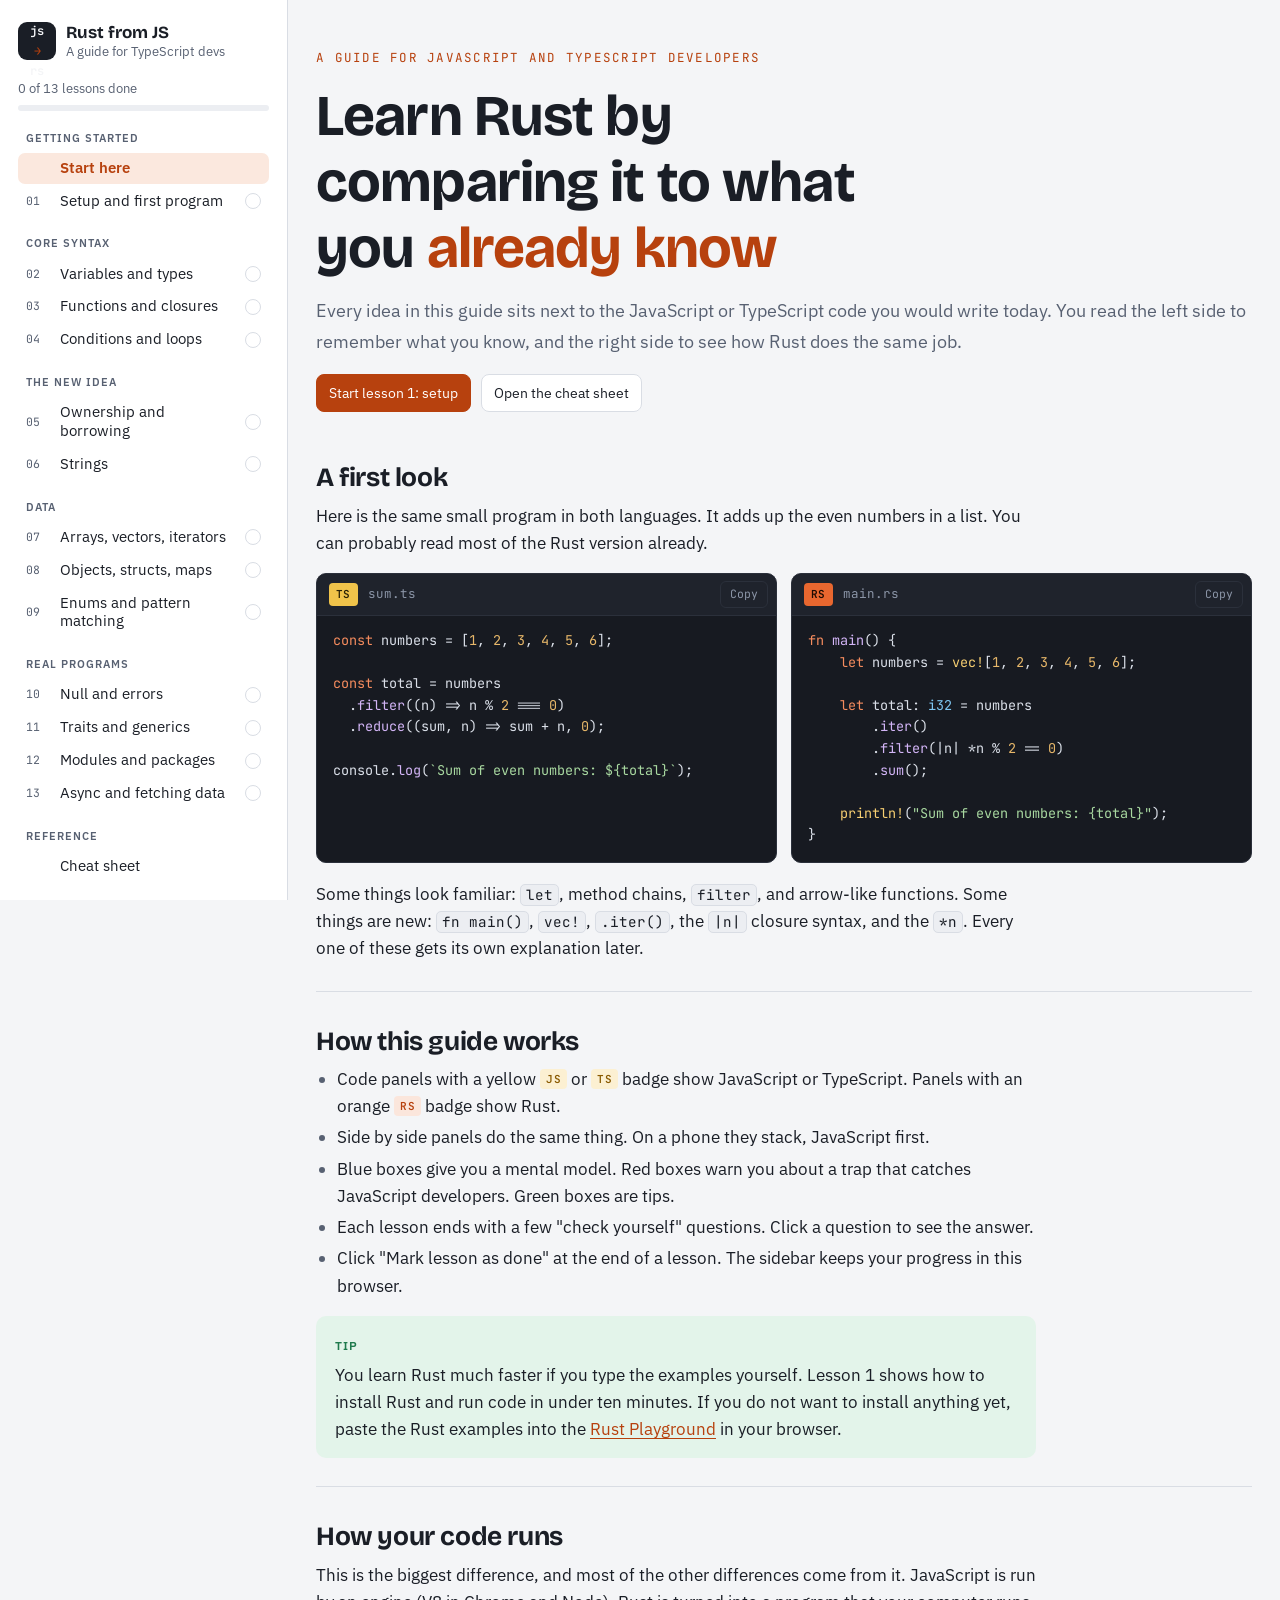
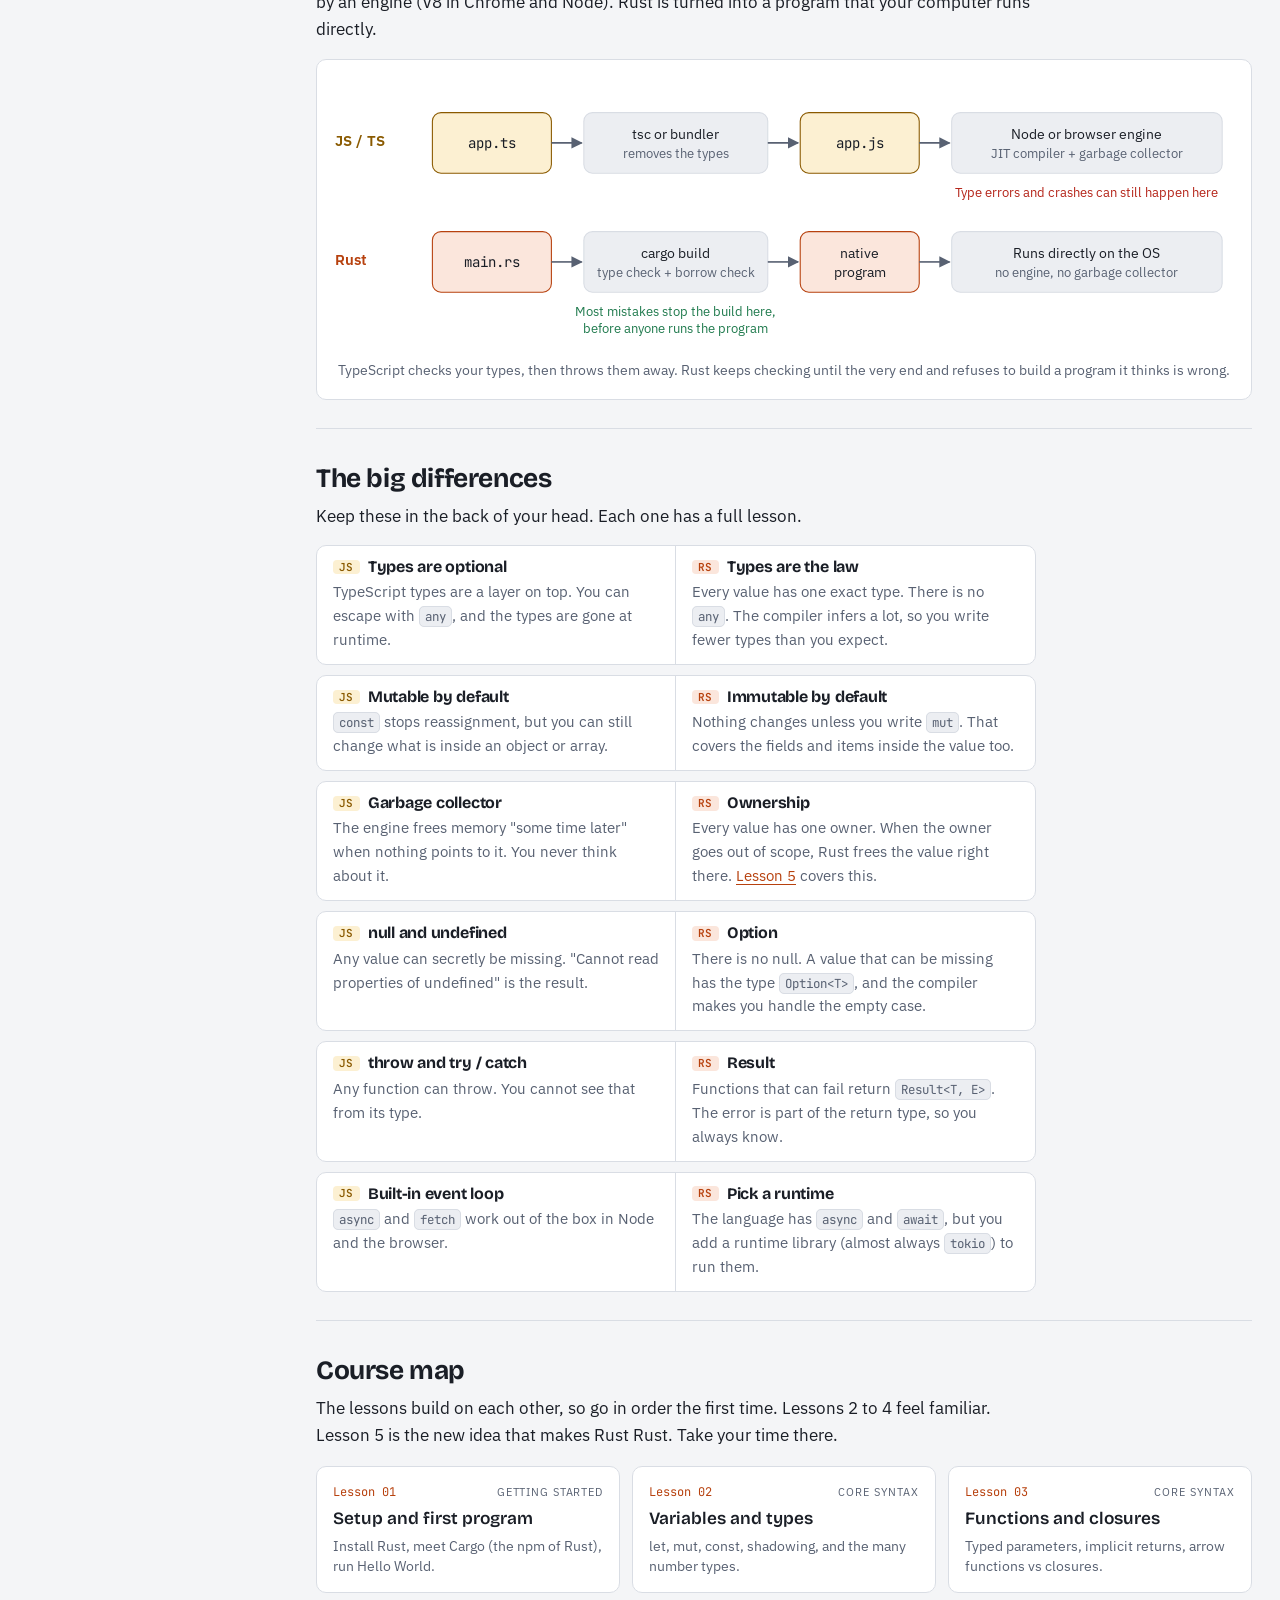
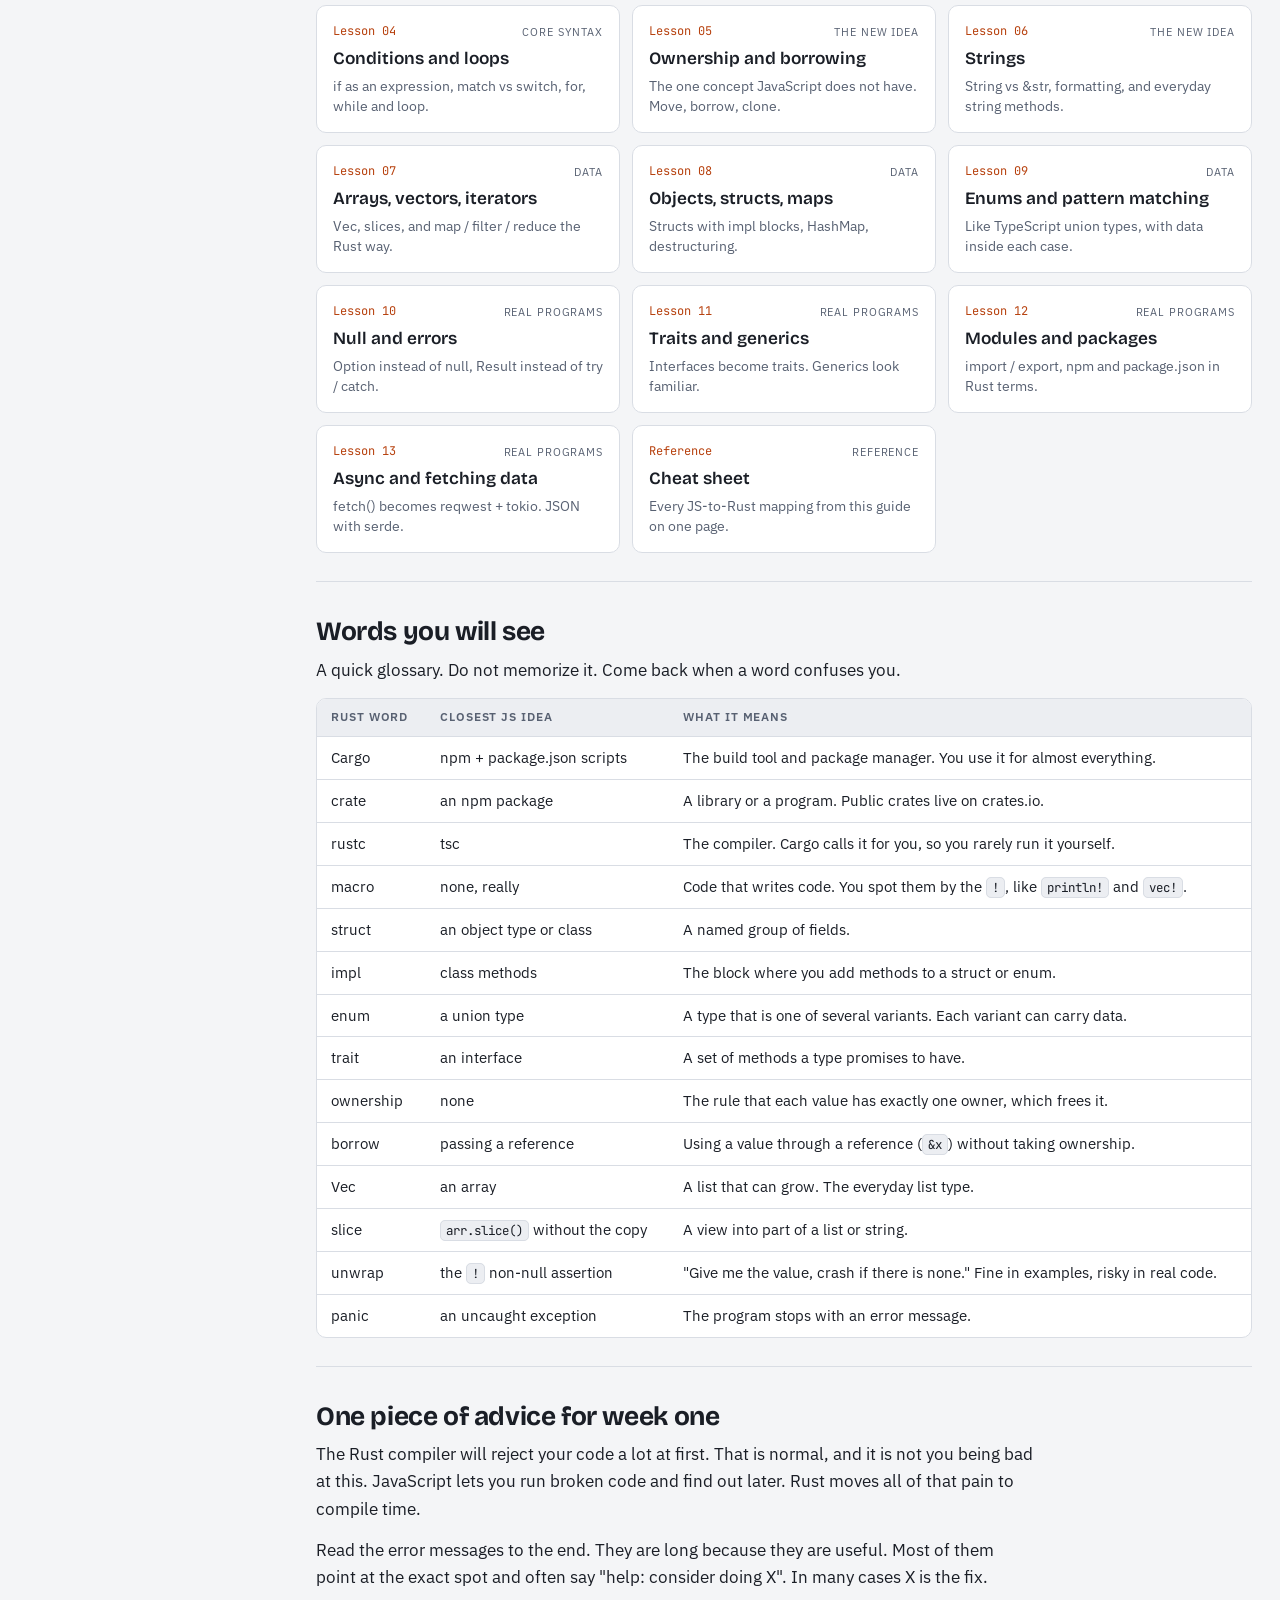
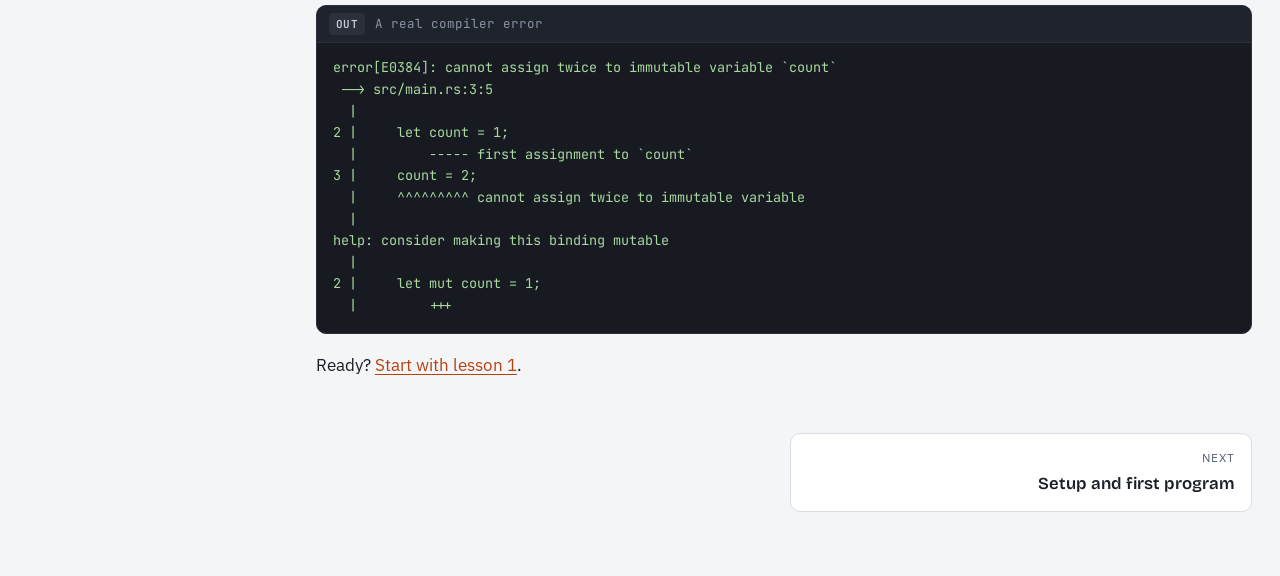
<file: index.html>
<!doctype html>
<html lang="en">
<head>
<meta charset="utf-8">
<meta name="viewport" content="width=device-width, initial-scale=1">
<title>Rust from JS</title>
<link rel="preconnect" href="https://fonts.googleapis.com">
<link rel="preconnect" href="https://fonts.gstatic.com" crossorigin>
<link rel="stylesheet" href="https://fonts.googleapis.com/css2?family=Bricolage+Grotesque:opsz,wght@12..96,500;12..96,700&family=IBM+Plex+Sans:ital,wght@0,400;0,500;0,600;1,400&family=JetBrains+Mono:wght@400;600&display=swap">
<link rel="stylesheet" href="assets/style.css">
<script>try{var t=localStorage.getItem('rjs-theme');if(t)document.documentElement.setAttribute('data-theme',t)}catch(e){}</script>
</head>
<body data-page="index.html">
<main class="lesson" data-no-toc>

<header class="hero">
  <p class="eyebrow">A guide for JavaScript and TypeScript developers</p>
  <h1>Learn Rust by comparing it to what you <em>already know</em></h1>
  <p class="lead">Every idea in this guide sits next to the JavaScript or TypeScript code you would write today. You read the left side to remember what you know, and the right side to see how Rust does the same job.</p>
  <div class="hero-actions">
    <a class="btn btn-primary" href="setup.html">Start lesson 1: setup</a>
    <a class="btn" href="cheatsheet.html">Open the cheat sheet</a>
  </div>
</header>

<section>
  <h2>A first look</h2>
  <p>Here is the same small program in both languages. It adds up the even numbers in a list. You can probably read most of the Rust version already.</p>
  <div class="compare stretch">
<script type="text/x-code" data-lang="ts" data-title="sum.ts">
const numbers = [1, 2, 3, 4, 5, 6];

const total = numbers
  .filter((n) => n % 2 === 0)
  .reduce((sum, n) => sum + n, 0);

console.log(`Sum of even numbers: ${total}`);
</script>
<script type="text/x-code" data-lang="rust" data-title="main.rs">
fn main() {
    let numbers = vec![1, 2, 3, 4, 5, 6];

    let total: i32 = numbers
        .iter()
        .filter(|n| *n % 2 == 0)
        .sum();

    println!("Sum of even numbers: {total}");
}
</script>
  </div>
  <p>Some things look familiar: <code>let</code>, method chains, <code>filter</code>, and arrow-like functions. Some things are new: <code>fn main()</code>, <code>vec!</code>, <code>.iter()</code>, the <code>|n|</code> closure syntax, and the <code>*n</code>. Every one of these gets its own explanation later.</p>
</section>

<section>
  <h2>How this guide works</h2>
  <ul>
    <li>Code panels with a yellow <span class="lang js">JS</span> or <span class="lang js">TS</span> badge show JavaScript or TypeScript. Panels with an orange <span class="lang rs">RS</span> badge show Rust.</li>
    <li>Side by side panels do the same thing. On a phone they stack, JavaScript first.</li>
    <li>Blue boxes give you a mental model. Red boxes warn you about a trap that catches JavaScript developers. Green boxes are tips.</li>
    <li>Each lesson ends with a few "check yourself" questions. Click a question to see the answer.</li>
    <li>Click "Mark lesson as done" at the end of a lesson. The sidebar keeps your progress in this browser.</li>
  </ul>
  <aside class="callout tip">
    <p class="callout-title">Tip</p>
    <p>You learn Rust much faster if you type the examples yourself. Lesson 1 shows how to install Rust and run code in under ten minutes. If you do not want to install anything yet, paste the Rust examples into the <a href="https://play.rust-lang.org" target="_blank" rel="noopener">Rust Playground</a> in your browser.</p>
  </aside>
</section>

<section>
  <h2>How your code runs</h2>
  <p>This is the biggest difference, and most of the other differences come from it. JavaScript is run by an engine (V8 in Chrome and Node). Rust is turned into a program that your computer runs directly.</p>
  <figure class="diagram">
    <svg viewBox="0 0 830 250" role="img" aria-label="JavaScript goes through a bundler then an engine at runtime. Rust goes through the compiler and becomes a native program.">
      <defs>
        <marker id="arr" viewBox="0 0 10 10" refX="9" refY="5" markerWidth="7" markerHeight="7" orient="auto-start-reverse">
          <path d="M0,0 L10,5 L0,10 z" class="d-arrow"/>
        </marker>
      </defs>

      <text x="0" y="63" font-size="14" font-weight="600" class="d-t-js">JS / TS</text>
      <rect x="90" y="32" width="110" height="56" rx="8" class="d-js"/>
      <text x="145" y="65" font-size="13" text-anchor="middle" class="d-mono">app.ts</text>
      <line x1="200" y1="60" x2="228" y2="60" class="d-line" stroke-width="1.5" marker-end="url(#arr)"/>
      <rect x="230" y="32" width="170" height="56" rx="8" class="d-box"/>
      <text x="315" y="56" font-size="13" text-anchor="middle">tsc or bundler</text>
      <text x="315" y="74" font-size="12" text-anchor="middle" class="d-muted">removes the types</text>
      <line x1="400" y1="60" x2="428" y2="60" class="d-line" stroke-width="1.5" marker-end="url(#arr)"/>
      <rect x="430" y="32" width="110" height="56" rx="8" class="d-js"/>
      <text x="485" y="65" font-size="13" text-anchor="middle" class="d-mono">app.js</text>
      <line x1="540" y1="60" x2="568" y2="60" class="d-line" stroke-width="1.5" marker-end="url(#arr)"/>
      <rect x="570" y="32" width="250" height="56" rx="8" class="d-box"/>
      <text x="695" y="56" font-size="13" text-anchor="middle">Node or browser engine</text>
      <text x="695" y="74" font-size="12" text-anchor="middle" class="d-muted">JIT compiler + garbage collector</text>
      <text x="695" y="110" font-size="12" text-anchor="middle" class="d-t-warn">Type errors and crashes can still happen here</text>

      <text x="0" y="173" font-size="14" font-weight="600" class="d-t-rs">Rust</text>
      <rect x="90" y="142" width="110" height="56" rx="8" class="d-rs"/>
      <text x="145" y="175" font-size="13" text-anchor="middle" class="d-mono">main.rs</text>
      <line x1="200" y1="170" x2="228" y2="170" class="d-line" stroke-width="1.5" marker-end="url(#arr)"/>
      <rect x="230" y="142" width="170" height="56" rx="8" class="d-box"/>
      <text x="315" y="166" font-size="13" text-anchor="middle">cargo build</text>
      <text x="315" y="184" font-size="12" text-anchor="middle" class="d-muted">type check + borrow check</text>
      <line x1="400" y1="170" x2="428" y2="170" class="d-line" stroke-width="1.5" marker-end="url(#arr)"/>
      <rect x="430" y="142" width="110" height="56" rx="8" class="d-rs"/>
      <text x="485" y="166" font-size="13" text-anchor="middle">native</text>
      <text x="485" y="184" font-size="13" text-anchor="middle">program</text>
      <line x1="540" y1="170" x2="568" y2="170" class="d-line" stroke-width="1.5" marker-end="url(#arr)"/>
      <rect x="570" y="142" width="250" height="56" rx="8" class="d-box"/>
      <text x="695" y="166" font-size="13" text-anchor="middle">Runs directly on the OS</text>
      <text x="695" y="184" font-size="12" text-anchor="middle" class="d-muted">no engine, no garbage collector</text>
      <text x="315" y="220" font-size="12" text-anchor="middle" class="d-t-tip">Most mistakes stop the build here,</text>
      <text x="315" y="236" font-size="12" text-anchor="middle" class="d-t-tip">before anyone runs the program</text>
    </svg>
    <figcaption>TypeScript checks your types, then throws them away. Rust keeps checking until the very end and refuses to build a program it thinks is wrong.</figcaption>
  </figure>
</section>

<section>
  <h2>The big differences</h2>
  <p>Keep these in the back of your head. Each one has a full lesson.</p>
  <ul class="diff-list">
    <li>
      <div><h3><span class="lang js">JS</span> Types are optional</h3><p>TypeScript types are a layer on top. You can escape with <code>any</code>, and the types are gone at runtime.</p></div>
      <div><h3><span class="lang rs">RS</span> Types are the law</h3><p>Every value has one exact type. There is no <code>any</code>. The compiler infers a lot, so you write fewer types than you expect.</p></div>
    </li>
    <li>
      <div><h3><span class="lang js">JS</span> Mutable by default</h3><p><code>const</code> stops reassignment, but you can still change what is inside an object or array.</p></div>
      <div><h3><span class="lang rs">RS</span> Immutable by default</h3><p>Nothing changes unless you write <code>mut</code>. That covers the fields and items inside the value too.</p></div>
    </li>
    <li>
      <div><h3><span class="lang js">JS</span> Garbage collector</h3><p>The engine frees memory "some time later" when nothing points to it. You never think about it.</p></div>
      <div><h3><span class="lang rs">RS</span> Ownership</h3><p>Every value has one owner. When the owner goes out of scope, Rust frees the value right there. <a href="ownership.html">Lesson 5</a> covers this.</p></div>
    </li>
    <li>
      <div><h3><span class="lang js">JS</span> null and undefined</h3><p>Any value can secretly be missing. "Cannot read properties of undefined" is the result.</p></div>
      <div><h3><span class="lang rs">RS</span> Option</h3><p>There is no null. A value that can be missing has the type <code>Option&lt;T&gt;</code>, and the compiler makes you handle the empty case.</p></div>
    </li>
    <li>
      <div><h3><span class="lang js">JS</span> throw and try / catch</h3><p>Any function can throw. You cannot see that from its type.</p></div>
      <div><h3><span class="lang rs">RS</span> Result</h3><p>Functions that can fail return <code>Result&lt;T, E&gt;</code>. The error is part of the return type, so you always know.</p></div>
    </li>
    <li>
      <div><h3><span class="lang js">JS</span> Built-in event loop</h3><p><code>async</code> and <code>fetch</code> work out of the box in Node and the browser.</p></div>
      <div><h3><span class="lang rs">RS</span> Pick a runtime</h3><p>The language has <code>async</code> and <code>await</code>, but you add a runtime library (almost always <code>tokio</code>) to run them.</p></div>
    </li>
  </ul>
</section>

<section>
  <h2>Course map</h2>
  <p>The lessons build on each other, so go in order the first time. Lessons 2 to 4 feel familiar. Lesson 5 is the new idea that makes Rust Rust. Take your time there.</p>
  <div class="grid-cards" id="lesson-grid"></div>
</section>

<section>
  <h2>Words you will see</h2>
  <p>A quick glossary. Do not memorize it. Come back when a word confuses you.</p>
  <div class="table-wrap">
    <table>
      <thead><tr><th>Rust word</th><th>Closest JS idea</th><th>What it means</th></tr></thead>
      <tbody>
        <tr><td>Cargo</td><td>npm + package.json scripts</td><td>The build tool and package manager. You use it for almost everything.</td></tr>
        <tr><td>crate</td><td>an npm package</td><td>A library or a program. Public crates live on crates.io.</td></tr>
        <tr><td>rustc</td><td>tsc</td><td>The compiler. Cargo calls it for you, so you rarely run it yourself.</td></tr>
        <tr><td>macro</td><td>none, really</td><td>Code that writes code. You spot them by the <code>!</code>, like <code>println!</code> and <code>vec!</code>.</td></tr>
        <tr><td>struct</td><td>an object type or class</td><td>A named group of fields.</td></tr>
        <tr><td>impl</td><td>class methods</td><td>The block where you add methods to a struct or enum.</td></tr>
        <tr><td>enum</td><td>a union type</td><td>A type that is one of several variants. Each variant can carry data.</td></tr>
        <tr><td>trait</td><td>an interface</td><td>A set of methods a type promises to have.</td></tr>
        <tr><td>ownership</td><td>none</td><td>The rule that each value has exactly one owner, which frees it.</td></tr>
        <tr><td>borrow</td><td>passing a reference</td><td>Using a value through a reference (<code>&amp;x</code>) without taking ownership.</td></tr>
        <tr><td>Vec</td><td>an array</td><td>A list that can grow. The everyday list type.</td></tr>
        <tr><td>slice</td><td><code>arr.slice()</code> without the copy</td><td>A view into part of a list or string.</td></tr>
        <tr><td>unwrap</td><td>the <code>!</code> non-null assertion</td><td>"Give me the value, crash if there is none." Fine in examples, risky in real code.</td></tr>
        <tr><td>panic</td><td>an uncaught exception</td><td>The program stops with an error message.</td></tr>
      </tbody>
    </table>
  </div>
</section>

<section>
  <h2>One piece of advice for week one</h2>
  <p>The Rust compiler will reject your code a lot at first. That is normal, and it is not you being bad at this. JavaScript lets you run broken code and find out later. Rust moves all of that pain to compile time.</p>
  <p>Read the error messages to the end. They are long because they are useful. Most of them point at the exact spot and often say "help: consider doing X". In many cases X is the fix.</p>
  <script type="text/x-code" data-lang="output" data-title="A real compiler error">
error[E0384]: cannot assign twice to immutable variable `count`
 --> src/main.rs:3:5
  |
2 |     let count = 1;
  |         ----- first assignment to `count`
3 |     count = 2;
  |     ^^^^^^^^^ cannot assign twice to immutable variable
  |
help: consider making this binding mutable
  |
2 |     let mut count = 1;
  |         +++
  </script>
  <p>Ready? <a href="setup.html">Start with lesson 1</a>.</p>
</section>

</main>
<script src="assets/app.js"></script>
</body>
</html>
</file>
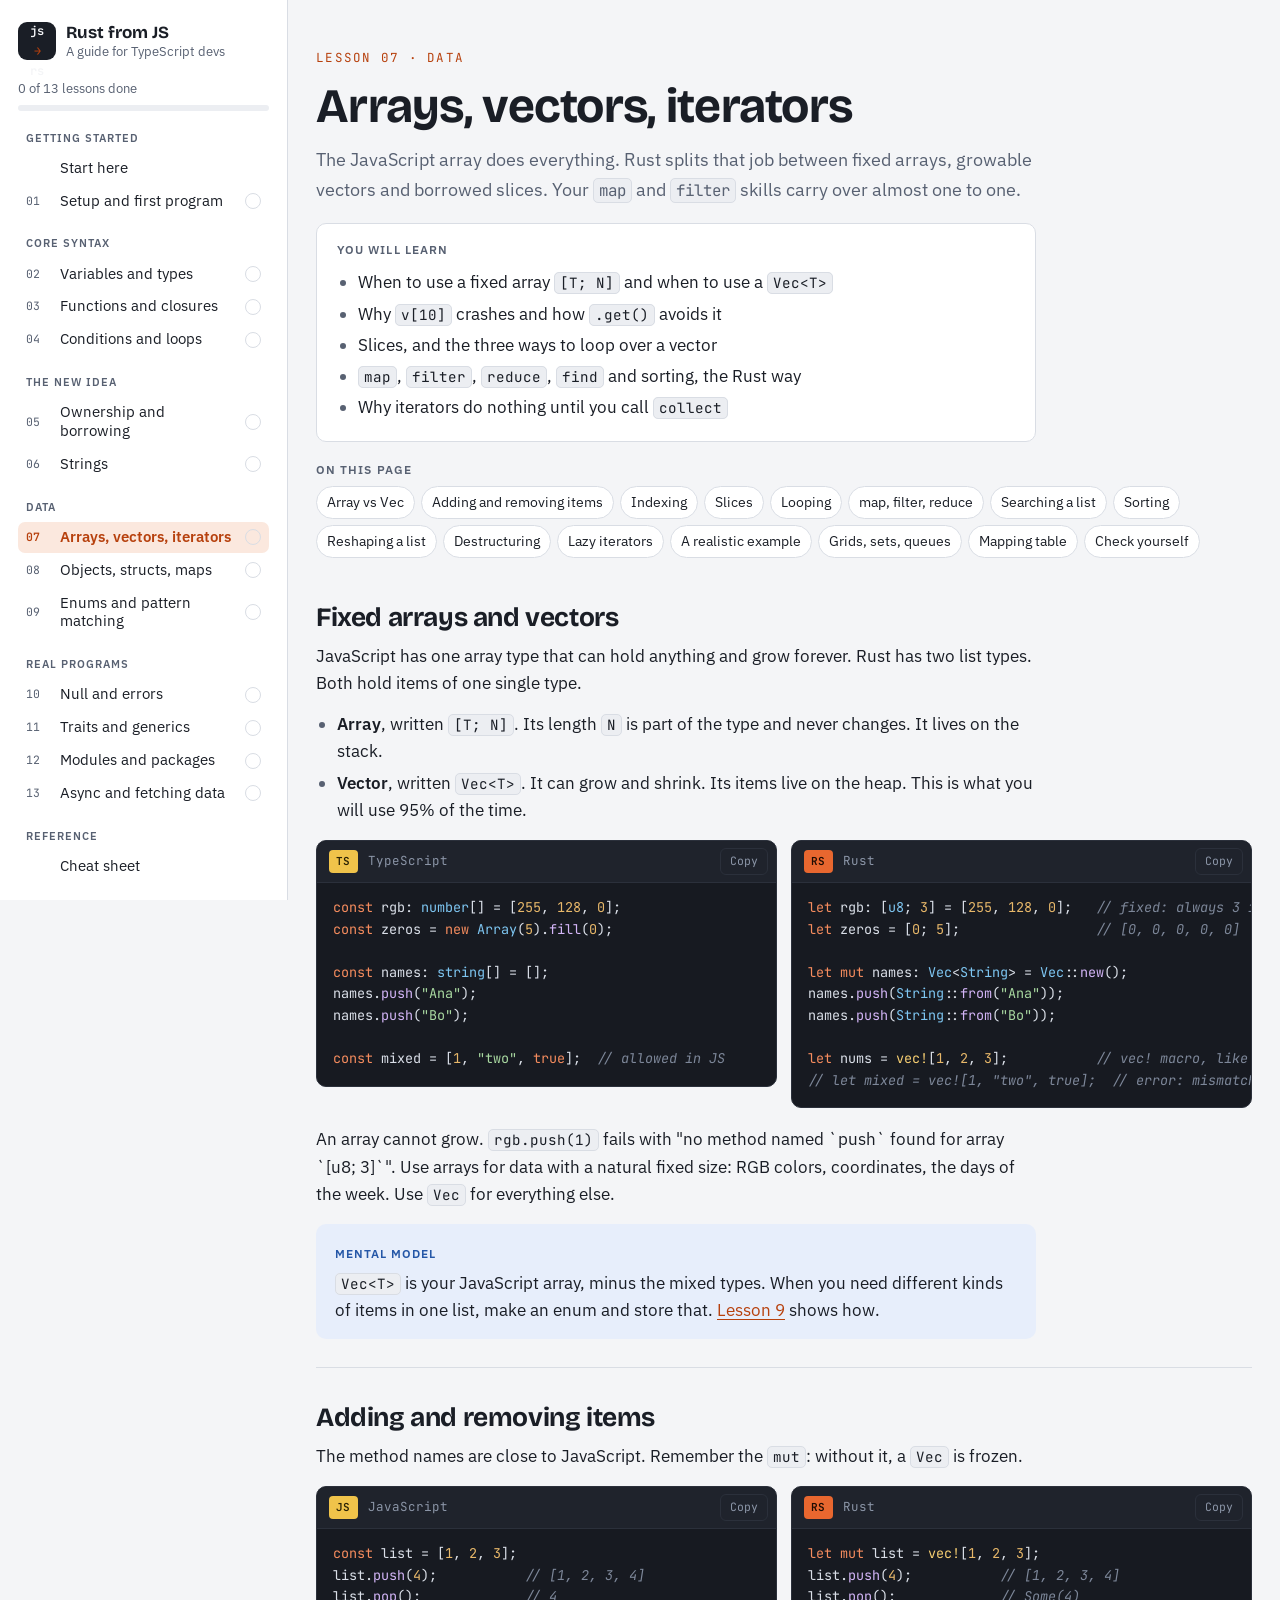
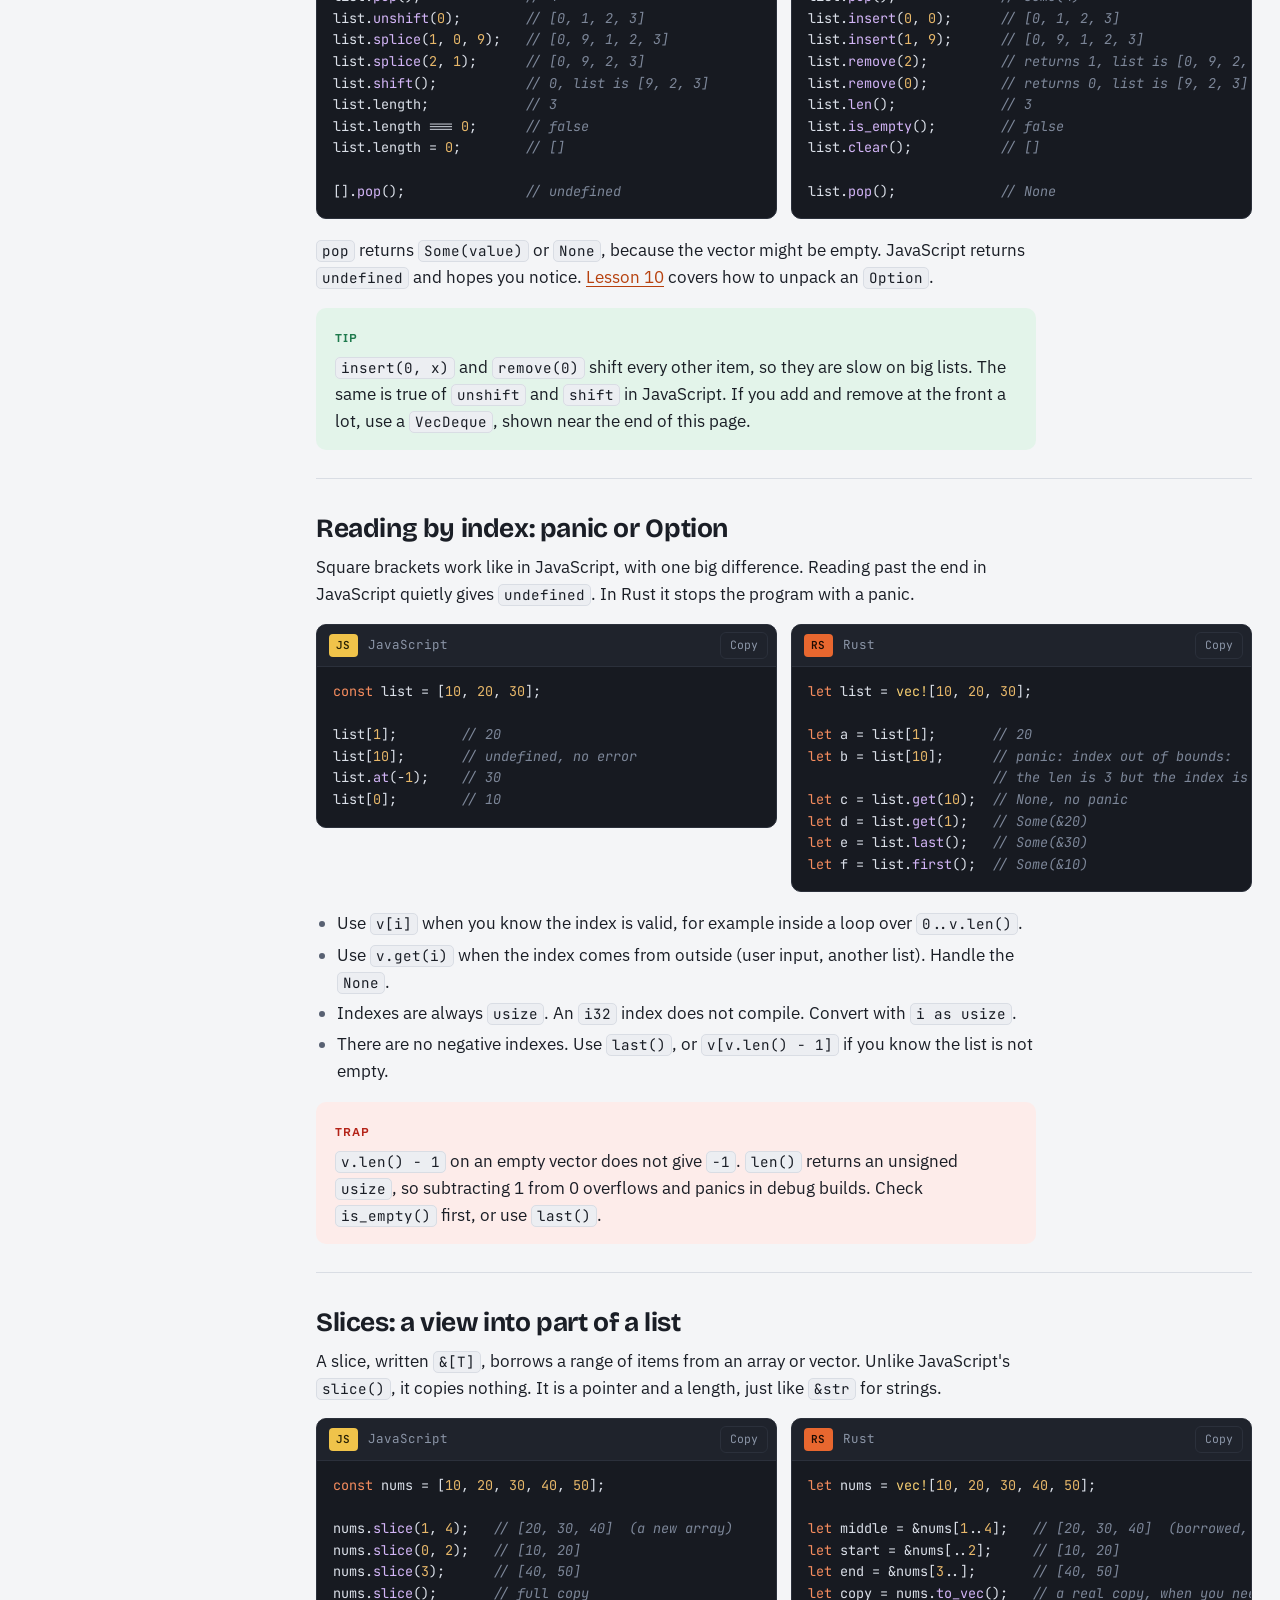
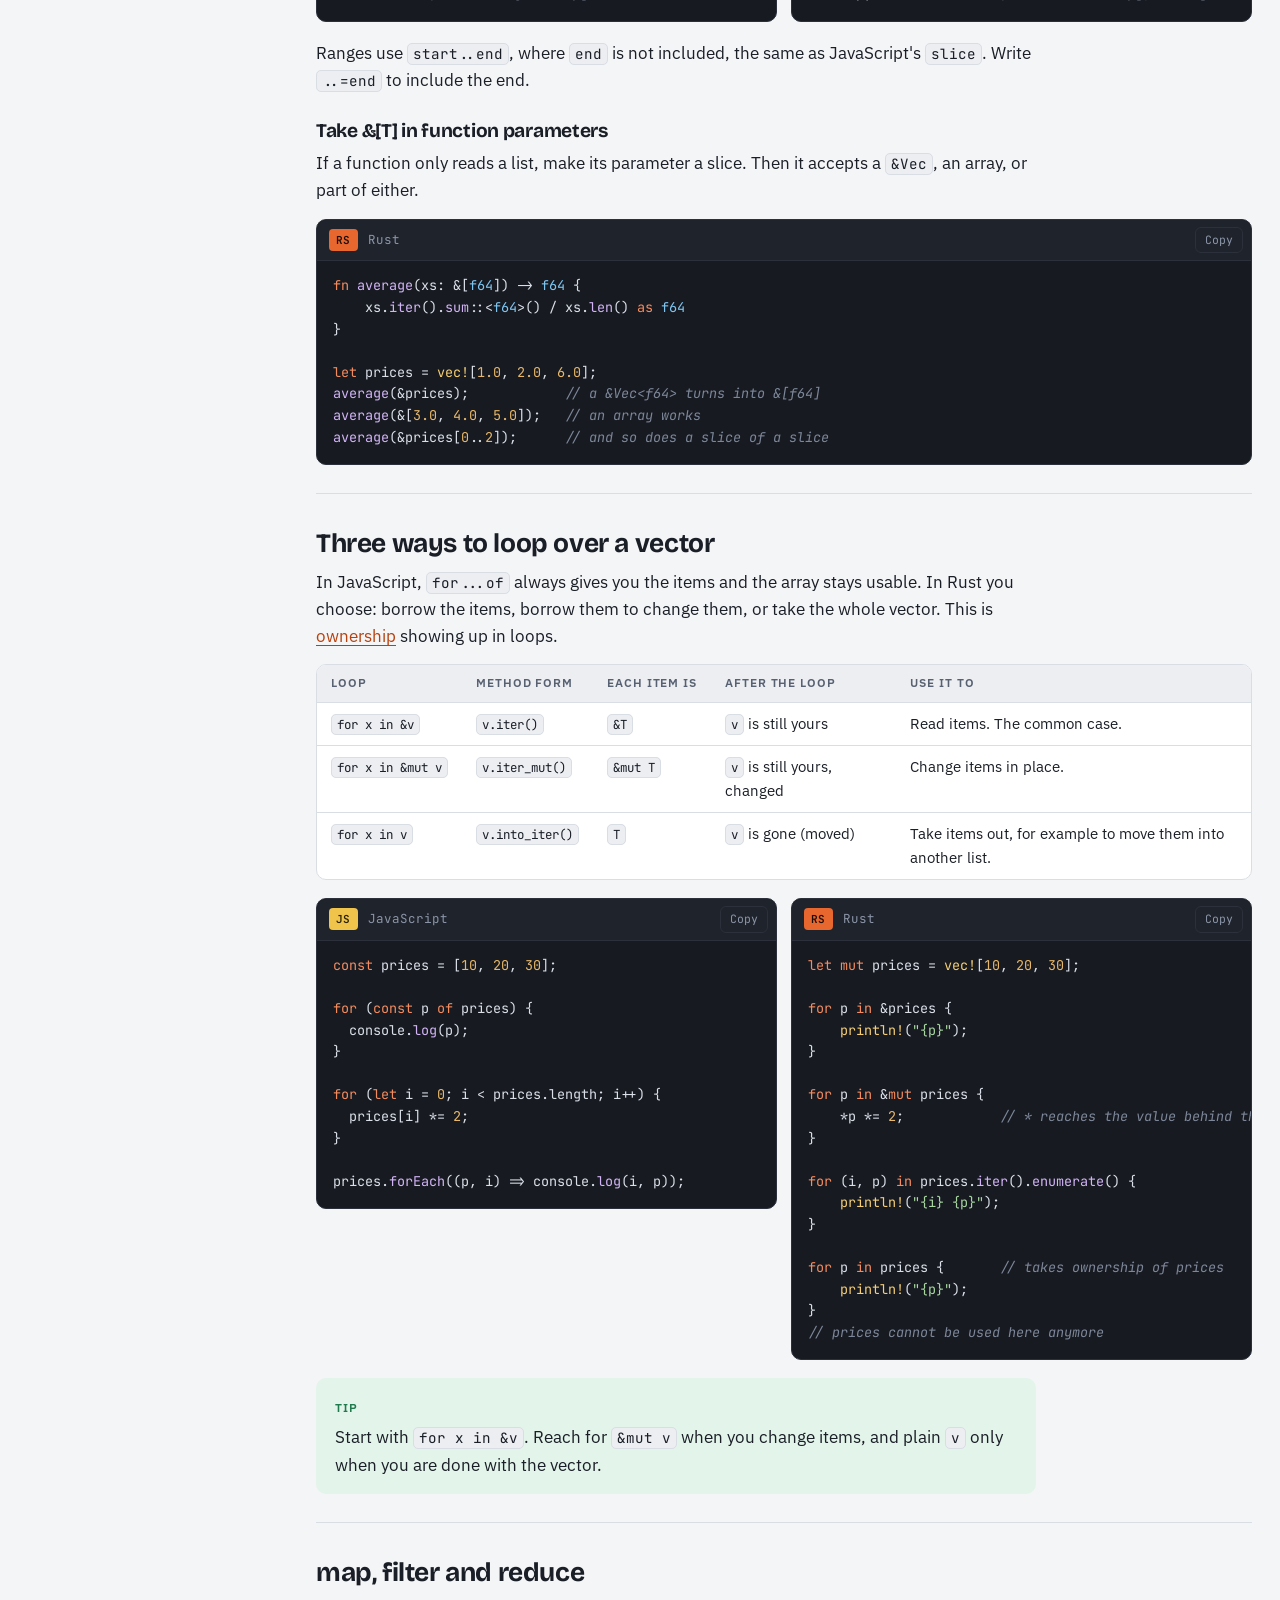
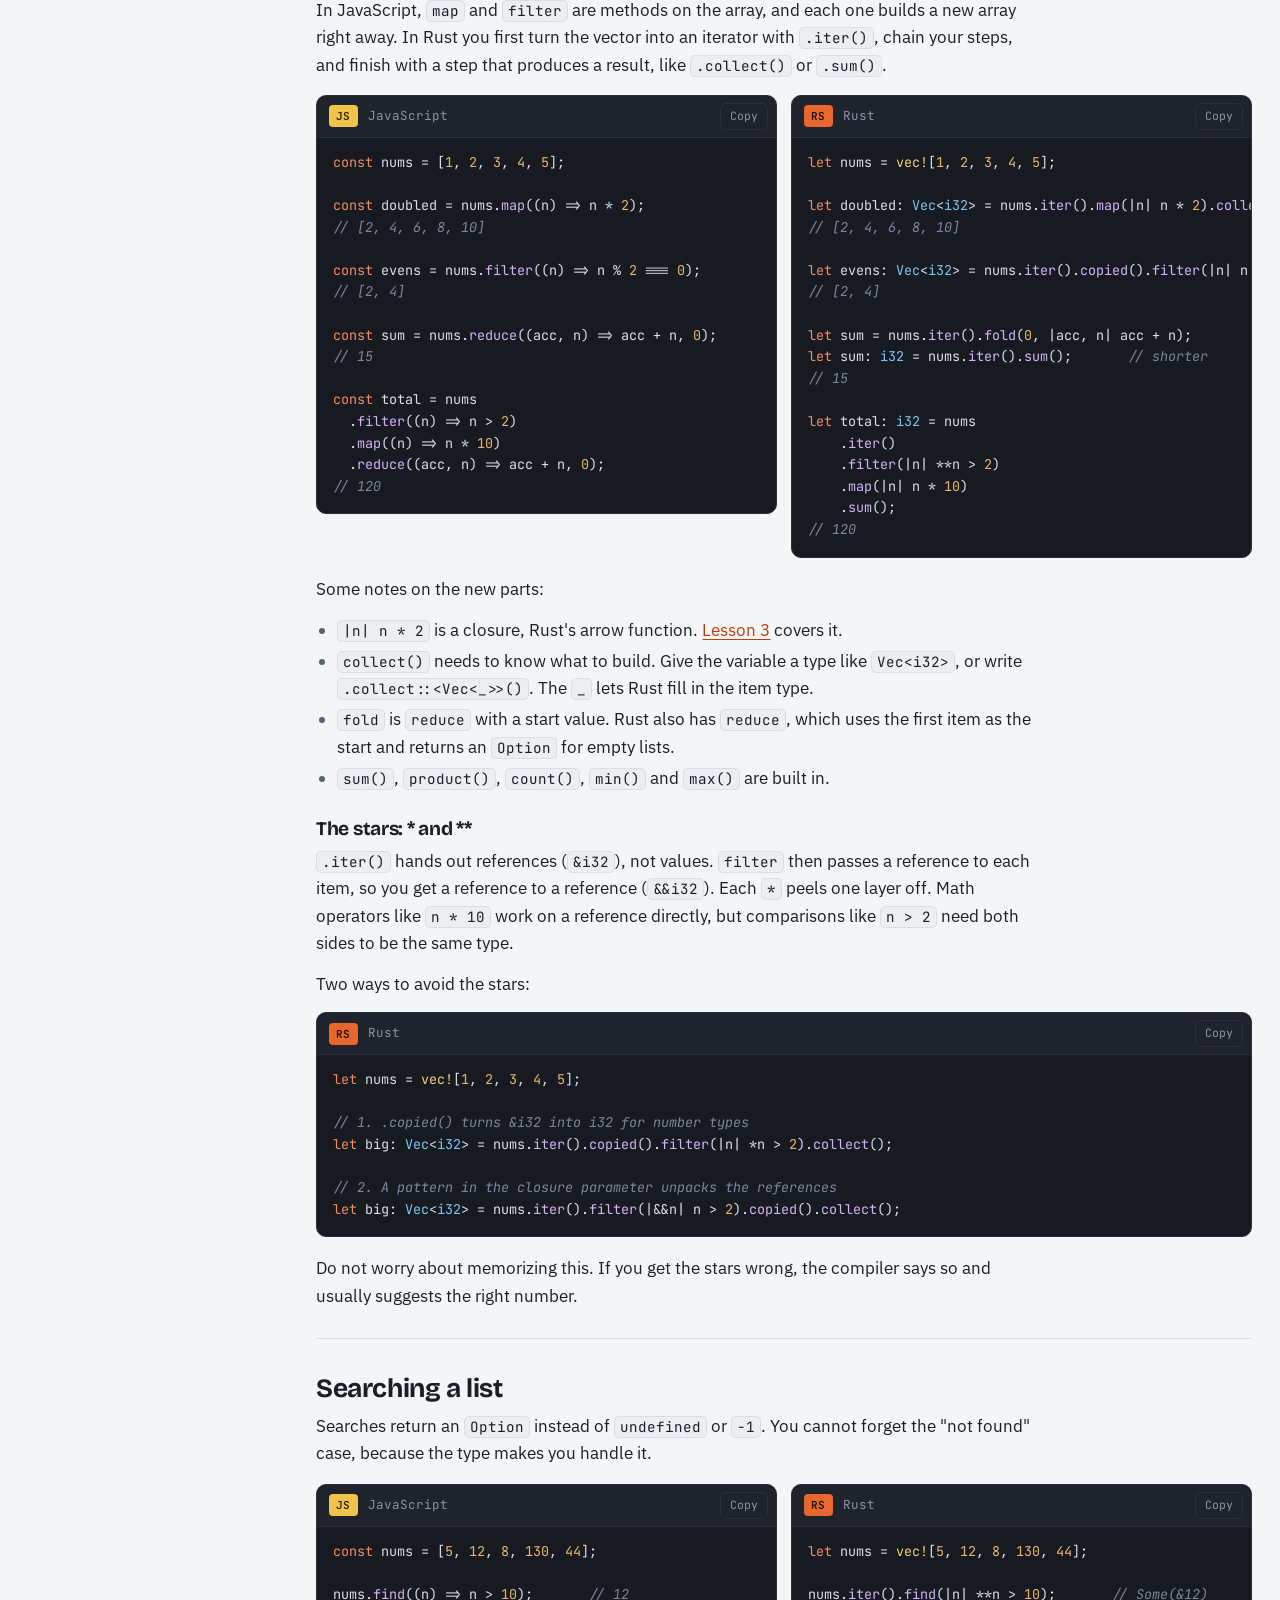
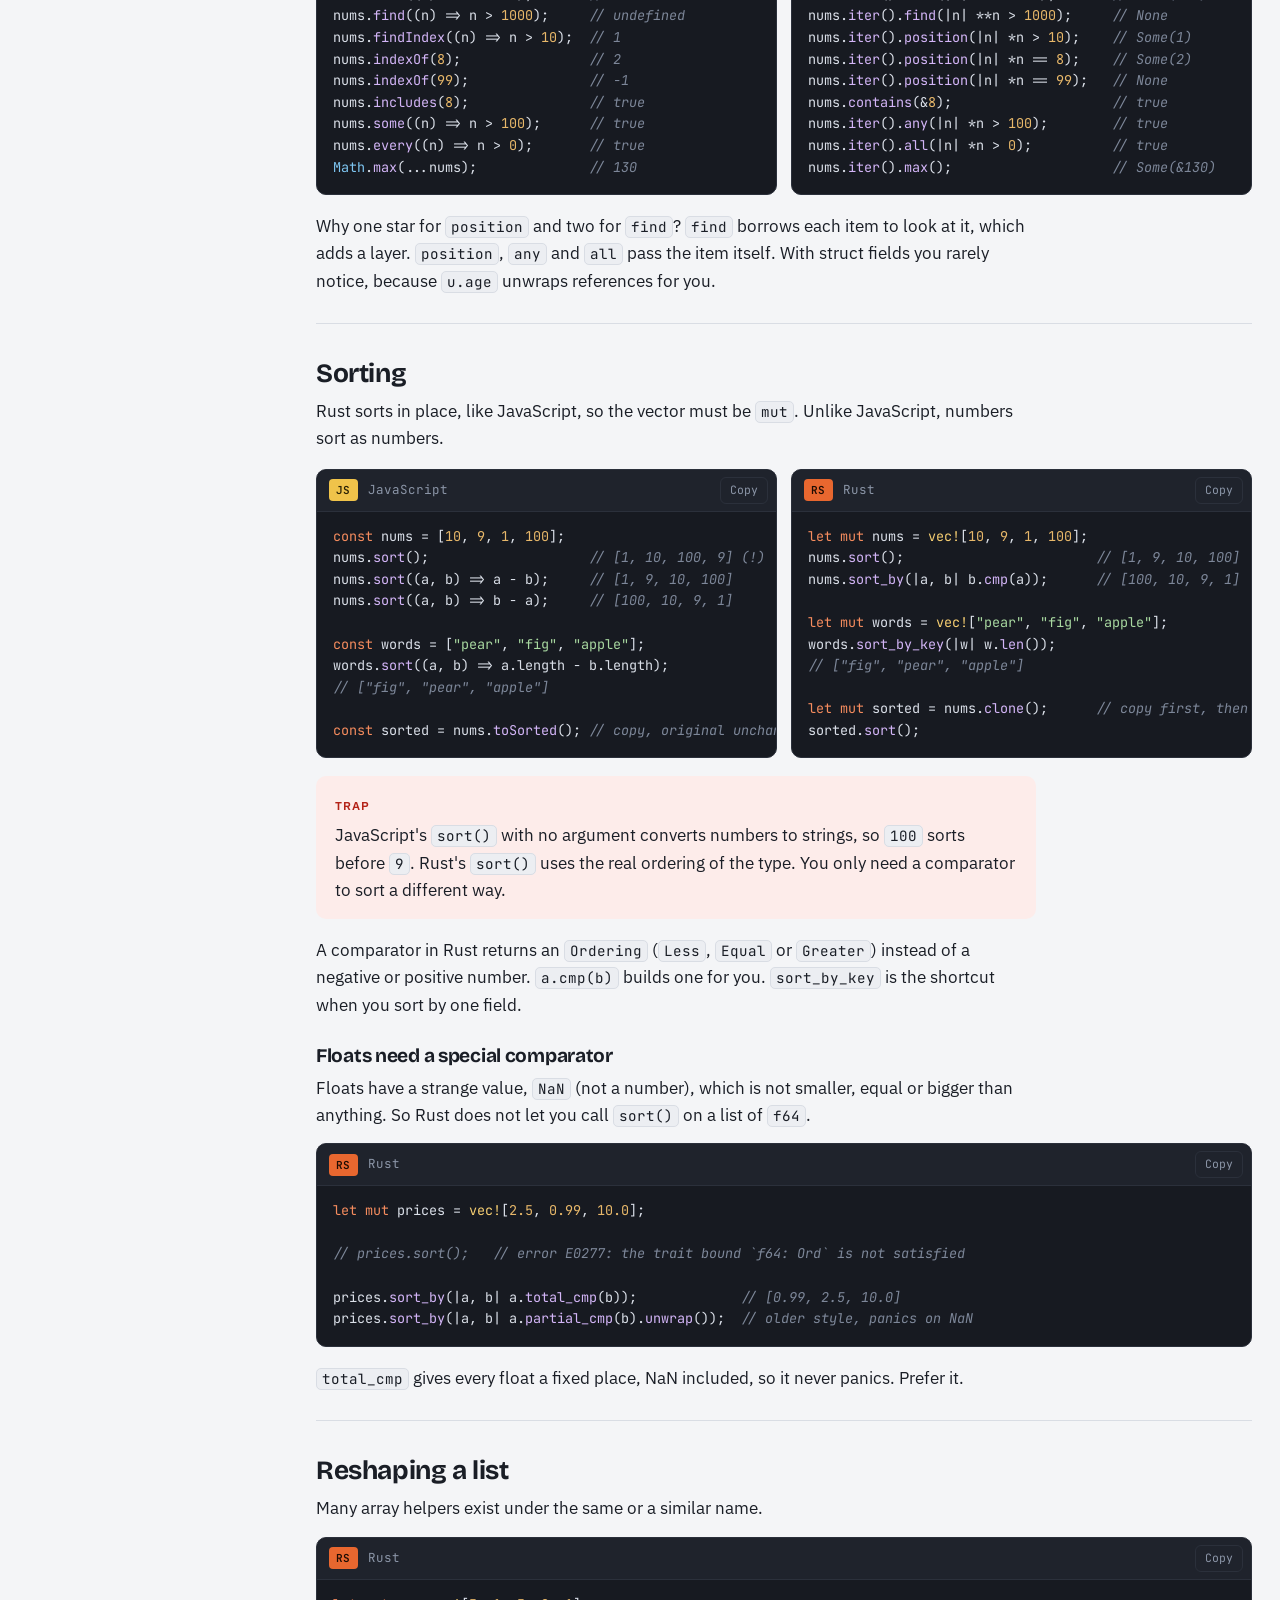
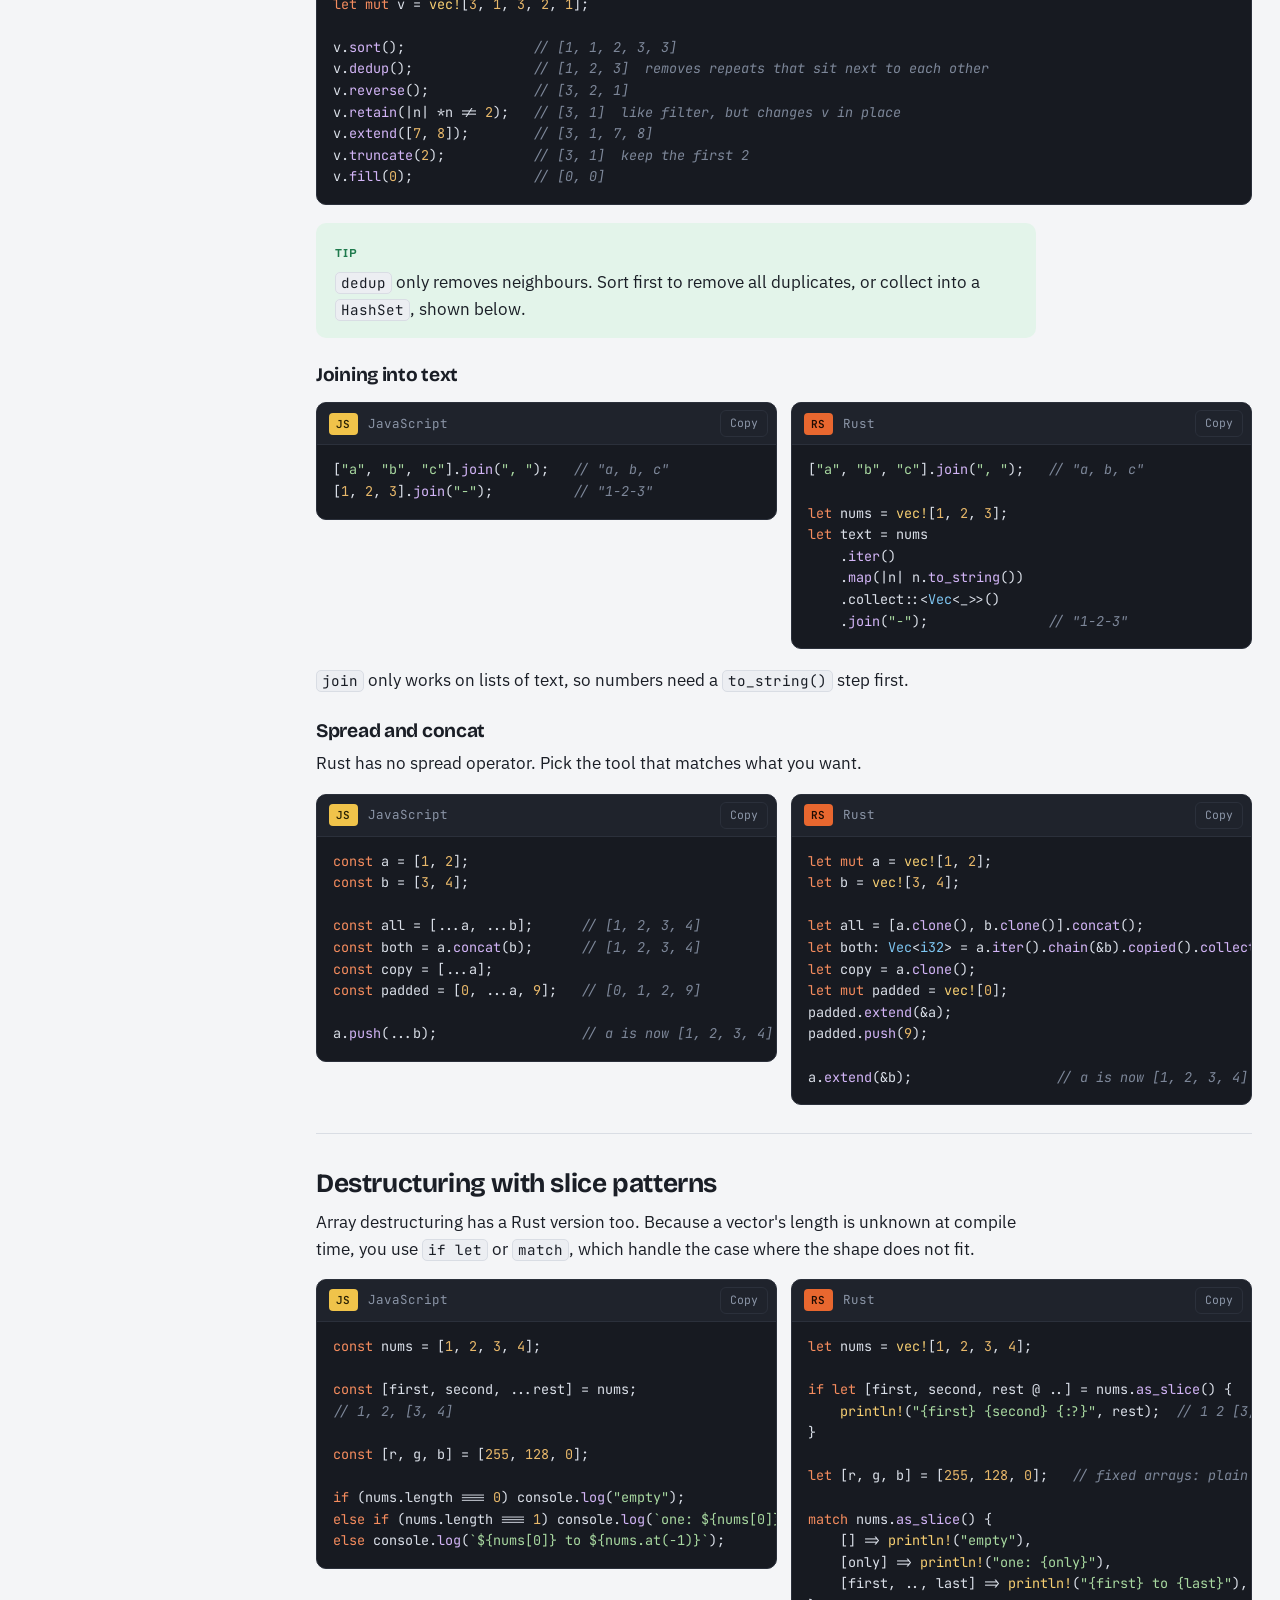
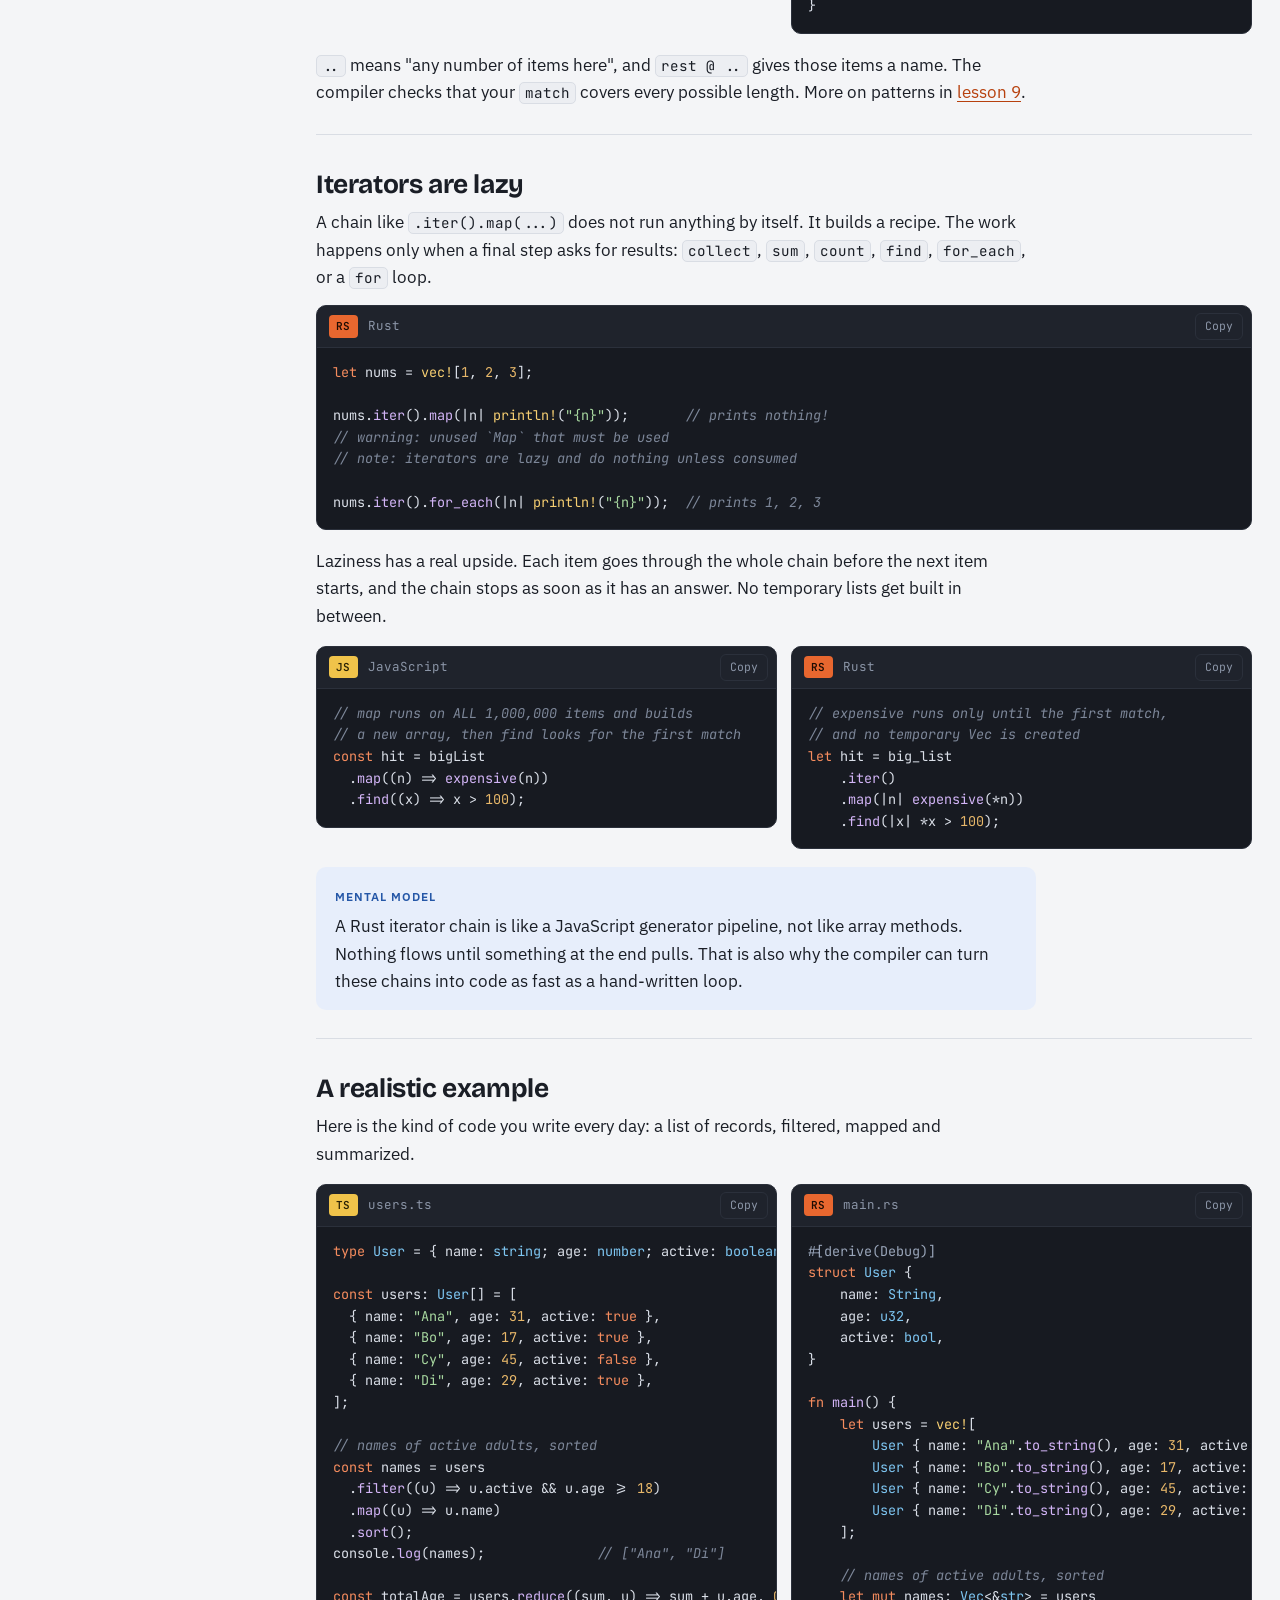
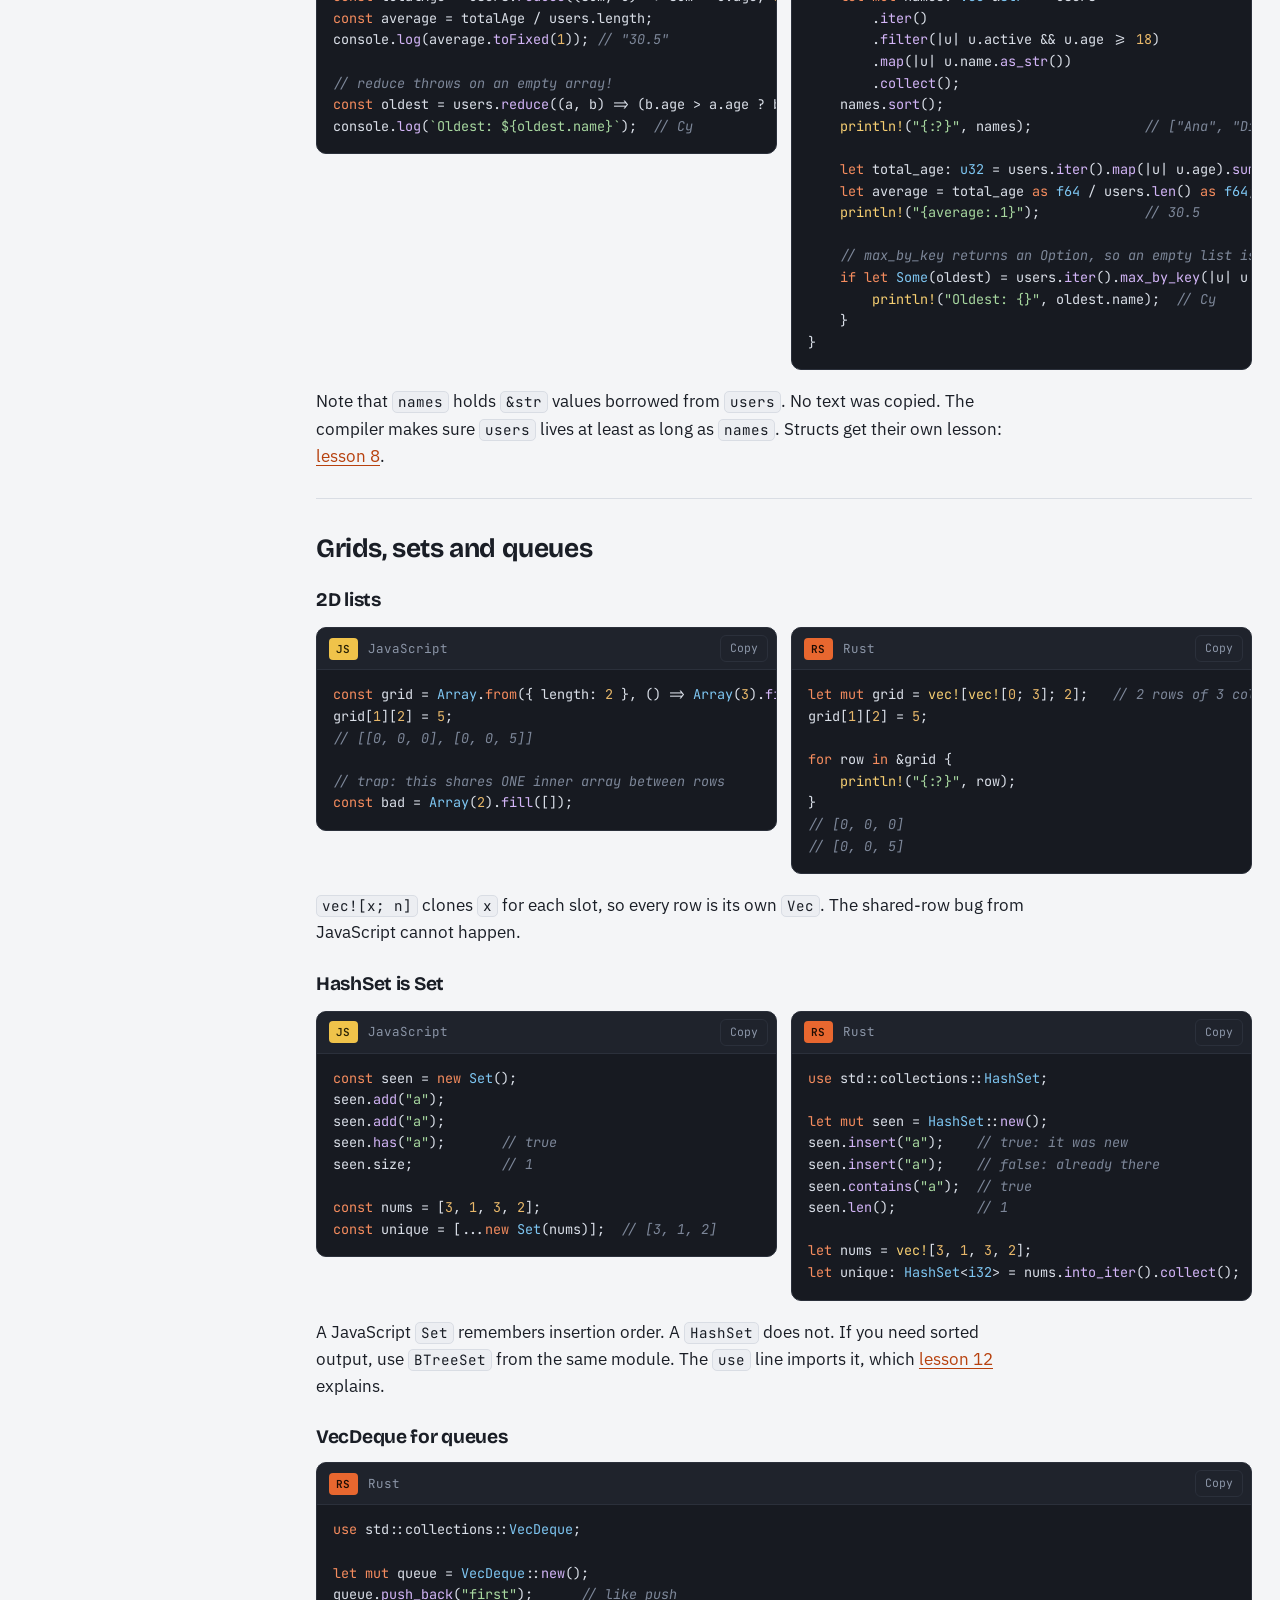
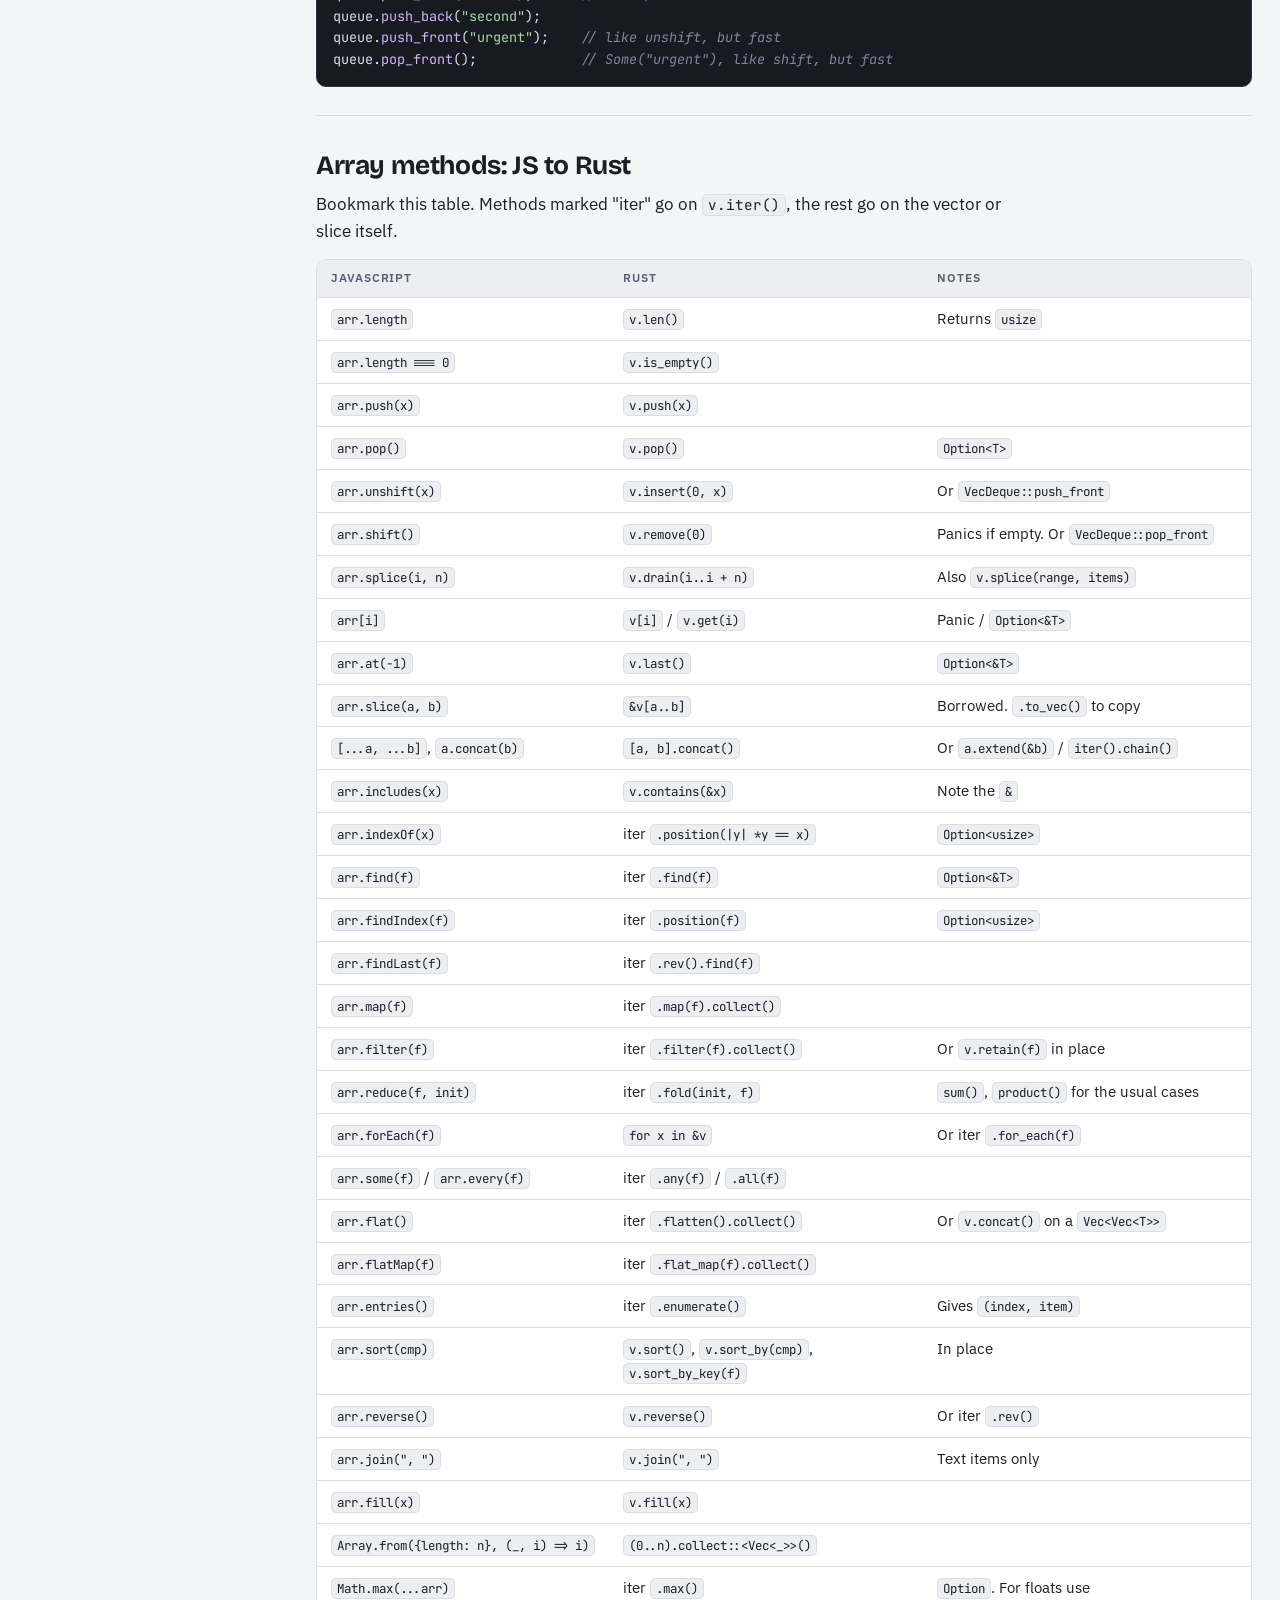
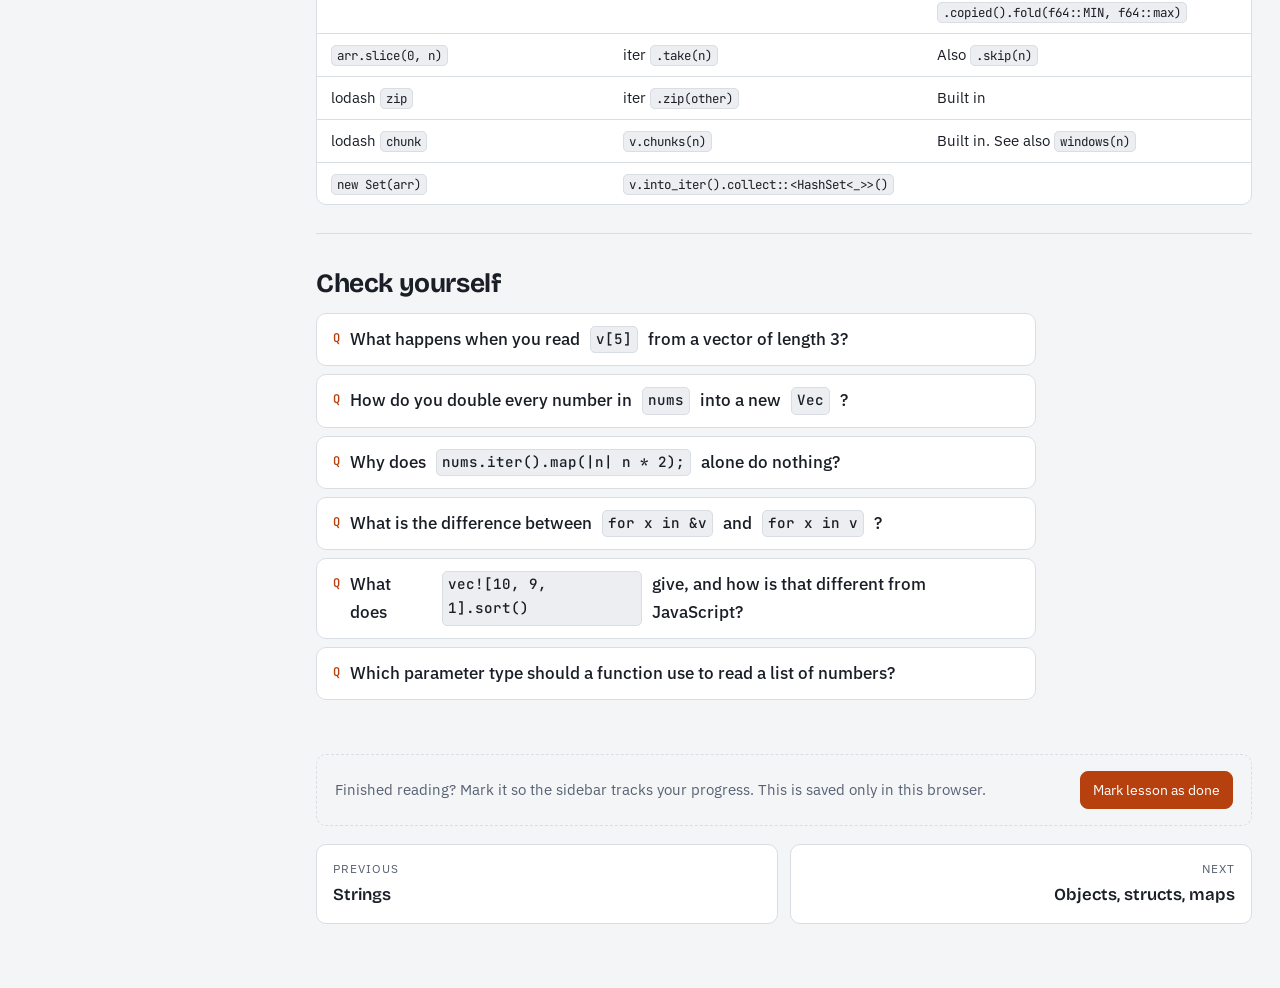
<file: arrays.html>
<!doctype html>
<html lang="en">
<head>
<meta charset="utf-8">
<meta name="viewport" content="width=device-width, initial-scale=1">
<title>Arrays, vectors, iterators · Rust from JS</title>
<link rel="preconnect" href="https://fonts.googleapis.com">
<link rel="preconnect" href="https://fonts.gstatic.com" crossorigin>
<link rel="stylesheet" href="https://fonts.googleapis.com/css2?family=Bricolage+Grotesque:opsz,wght@12..96,500;12..96,700&family=IBM+Plex+Sans:ital,wght@0,400;0,500;0,600;1,400&family=JetBrains+Mono:wght@400;600&display=swap">
<link rel="stylesheet" href="assets/style.css">
<script>try{var t=localStorage.getItem('rjs-theme');if(t)document.documentElement.setAttribute('data-theme',t)}catch(e){}</script>
</head>
<body data-page="arrays.html">
<main class="lesson">

<header class="lesson-head">
  <p class="eyebrow">Lesson 07 · Data</p>
  <h1>Arrays, vectors, iterators</h1>
  <p class="lead">The JavaScript array does everything. Rust splits that job between fixed arrays, growable vectors and borrowed slices. Your <code>map</code> and <code>filter</code> skills carry over almost one to one.</p>
</header>

<div class="learn">
  <p>You will learn</p>
  <ul>
    <li>When to use a fixed array <code>[T; N]</code> and when to use a <code>Vec&lt;T&gt;</code></li>
    <li>Why <code>v[10]</code> crashes and how <code>.get()</code> avoids it</li>
    <li>Slices, and the three ways to loop over a vector</li>
    <li><code>map</code>, <code>filter</code>, <code>reduce</code>, <code>find</code> and sorting, the Rust way</li>
    <li>Why iterators do nothing until you call <code>collect</code></li>
  </ul>
</div>

<section>
  <h2 data-short="Array vs Vec">Fixed arrays and vectors</h2>
  <p>JavaScript has one array type that can hold anything and grow forever. Rust has two list types. Both hold items of one single type.</p>
  <ul>
    <li><strong>Array</strong>, written <code>[T; N]</code>. Its length <code>N</code> is part of the type and never changes. It lives on the stack.</li>
    <li><strong>Vector</strong>, written <code>Vec&lt;T&gt;</code>. It can grow and shrink. Its items live on the heap. This is what you will use 95% of the time.</li>
  </ul>
  <div class="compare">
<script type="text/x-code" data-lang="ts">
const rgb: number[] = [255, 128, 0];
const zeros = new Array(5).fill(0);

const names: string[] = [];
names.push("Ana");
names.push("Bo");

const mixed = [1, "two", true];  // allowed in JS
</script>
<script type="text/x-code" data-lang="rust">
let rgb: [u8; 3] = [255, 128, 0];   // fixed: always 3 items
let zeros = [0; 5];                 // [0, 0, 0, 0, 0]

let mut names: Vec<String> = Vec::new();
names.push(String::from("Ana"));
names.push(String::from("Bo"));

let nums = vec![1, 2, 3];           // vec! macro, like an array literal
// let mixed = vec![1, "two", true];  // error: mismatched types
</script>
  </div>
  <p>An array cannot grow. <code>rgb.push(1)</code> fails with "no method named `push` found for array `[u8; 3]`". Use arrays for data with a natural fixed size: RGB colors, coordinates, the days of the week. Use <code>Vec</code> for everything else.</p>
  <aside class="callout note">
    <p class="callout-title">Mental model</p>
    <p><code>Vec&lt;T&gt;</code> is your JavaScript array, minus the mixed types. When you need different kinds of items in one list, make an enum and store that. <a href="enums.html">Lesson 9</a> shows how.</p>
  </aside>
</section>

<section>
  <h2>Adding and removing items</h2>
  <p>The method names are close to JavaScript. Remember the <code>mut</code>: without it, a <code>Vec</code> is frozen.</p>
  <div class="compare">
<script type="text/x-code" data-lang="js">
const list = [1, 2, 3];
list.push(4);           // [1, 2, 3, 4]
list.pop();             // 4
list.unshift(0);        // [0, 1, 2, 3]
list.splice(1, 0, 9);   // [0, 9, 1, 2, 3]
list.splice(2, 1);      // [0, 9, 2, 3]
list.shift();           // 0, list is [9, 2, 3]
list.length;            // 3
list.length === 0;      // false
list.length = 0;        // []

[].pop();               // undefined
</script>
<script type="text/x-code" data-lang="rust">
let mut list = vec![1, 2, 3];
list.push(4);           // [1, 2, 3, 4]
list.pop();             // Some(4)
list.insert(0, 0);      // [0, 1, 2, 3]
list.insert(1, 9);      // [0, 9, 1, 2, 3]
list.remove(2);         // returns 1, list is [0, 9, 2, 3]
list.remove(0);         // returns 0, list is [9, 2, 3]
list.len();             // 3
list.is_empty();        // false
list.clear();           // []

list.pop();             // None
</script>
  </div>
  <p><code>pop</code> returns <code>Some(value)</code> or <code>None</code>, because the vector might be empty. JavaScript returns <code>undefined</code> and hopes you notice. <a href="errors.html">Lesson 10</a> covers how to unpack an <code>Option</code>.</p>
  <aside class="callout tip">
    <p class="callout-title">Tip</p>
    <p><code>insert(0, x)</code> and <code>remove(0)</code> shift every other item, so they are slow on big lists. The same is true of <code>unshift</code> and <code>shift</code> in JavaScript. If you add and remove at the front a lot, use a <code>VecDeque</code>, shown near the end of this page.</p>
  </aside>
</section>

<section>
  <h2 data-short="Indexing">Reading by index: panic or Option</h2>
  <p>Square brackets work like in JavaScript, with one big difference. Reading past the end in JavaScript quietly gives <code>undefined</code>. In Rust it stops the program with a panic.</p>
  <div class="compare">
<script type="text/x-code" data-lang="js">
const list = [10, 20, 30];

list[1];        // 20
list[10];       // undefined, no error
list.at(-1);    // 30
list[0];        // 10
</script>
<script type="text/x-code" data-lang="rust">
let list = vec![10, 20, 30];

let a = list[1];       // 20
let b = list[10];      // panic: index out of bounds:
                       // the len is 3 but the index is 10
let c = list.get(10);  // None, no panic
let d = list.get(1);   // Some(&20)
let e = list.last();   // Some(&30)
let f = list.first();  // Some(&10)
</script>
  </div>
  <ul>
    <li>Use <code>v[i]</code> when you know the index is valid, for example inside a loop over <code>0..v.len()</code>.</li>
    <li>Use <code>v.get(i)</code> when the index comes from outside (user input, another list). Handle the <code>None</code>.</li>
    <li>Indexes are always <code>usize</code>. An <code>i32</code> index does not compile. Convert with <code>i as usize</code>.</li>
    <li>There are no negative indexes. Use <code>last()</code>, or <code>v[v.len() - 1]</code> if you know the list is not empty.</li>
  </ul>
  <aside class="callout warn">
    <p class="callout-title">Trap</p>
    <p><code>v.len() - 1</code> on an empty vector does not give <code>-1</code>. <code>len()</code> returns an unsigned <code>usize</code>, so subtracting 1 from 0 overflows and panics in debug builds. Check <code>is_empty()</code> first, or use <code>last()</code>.</p>
  </aside>
</section>

<section>
  <h2 data-short="Slices">Slices: a view into part of a list</h2>
  <p>A slice, written <code>&amp;[T]</code>, borrows a range of items from an array or vector. Unlike JavaScript's <code>slice()</code>, it copies nothing. It is a pointer and a length, just like <code>&amp;str</code> for strings.</p>
  <div class="compare">
<script type="text/x-code" data-lang="js">
const nums = [10, 20, 30, 40, 50];

nums.slice(1, 4);   // [20, 30, 40]  (a new array)
nums.slice(0, 2);   // [10, 20]
nums.slice(3);      // [40, 50]
nums.slice();       // full copy
</script>
<script type="text/x-code" data-lang="rust">
let nums = vec![10, 20, 30, 40, 50];

let middle = &nums[1..4];   // [20, 30, 40]  (borrowed, no copy)
let start = &nums[..2];     // [10, 20]
let end = &nums[3..];       // [40, 50]
let copy = nums.to_vec();   // a real copy, when you need one
</script>
  </div>
  <p>Ranges use <code>start..end</code>, where <code>end</code> is not included, the same as JavaScript's <code>slice</code>. Write <code>..=end</code> to include the end.</p>
  <h3>Take &amp;[T] in function parameters</h3>
  <p>If a function only reads a list, make its parameter a slice. Then it accepts a <code>&amp;Vec</code>, an array, or part of either.</p>
<script type="text/x-code" data-lang="rust">
fn average(xs: &[f64]) -> f64 {
    xs.iter().sum::<f64>() / xs.len() as f64
}

let prices = vec![1.0, 2.0, 6.0];
average(&prices);            // a &Vec<f64> turns into &[f64]
average(&[3.0, 4.0, 5.0]);   // an array works
average(&prices[0..2]);      // and so does a slice of a slice
</script>
</section>

<section>
  <h2 data-short="Looping">Three ways to loop over a vector</h2>
  <p>In JavaScript, <code>for...of</code> always gives you the items and the array stays usable. In Rust you choose: borrow the items, borrow them to change them, or take the whole vector. This is <a href="ownership.html">ownership</a> showing up in loops.</p>
  <div class="table-wrap">
    <table>
      <thead><tr><th>Loop</th><th>Method form</th><th>Each item is</th><th>After the loop</th><th>Use it to</th></tr></thead>
      <tbody>
        <tr><td><code>for x in &amp;v</code></td><td><code>v.iter()</code></td><td><code>&amp;T</code></td><td><code>v</code> is still yours</td><td>Read items. The common case.</td></tr>
        <tr><td><code>for x in &amp;mut v</code></td><td><code>v.iter_mut()</code></td><td><code>&amp;mut T</code></td><td><code>v</code> is still yours, changed</td><td>Change items in place.</td></tr>
        <tr><td><code>for x in v</code></td><td><code>v.into_iter()</code></td><td><code>T</code></td><td><code>v</code> is gone (moved)</td><td>Take items out, for example to move them into another list.</td></tr>
      </tbody>
    </table>
  </div>
  <div class="compare">
<script type="text/x-code" data-lang="js">
const prices = [10, 20, 30];

for (const p of prices) {
  console.log(p);
}

for (let i = 0; i < prices.length; i++) {
  prices[i] *= 2;
}

prices.forEach((p, i) => console.log(i, p));
</script>
<script type="text/x-code" data-lang="rust">
let mut prices = vec![10, 20, 30];

for p in &prices {
    println!("{p}");
}

for p in &mut prices {
    *p *= 2;            // * reaches the value behind the reference
}

for (i, p) in prices.iter().enumerate() {
    println!("{i} {p}");
}

for p in prices {       // takes ownership of prices
    println!("{p}");
}
// prices cannot be used here anymore
</script>
  </div>
  <aside class="callout tip">
    <p class="callout-title">Tip</p>
    <p>Start with <code>for x in &amp;v</code>. Reach for <code>&amp;mut v</code> when you change items, and plain <code>v</code> only when you are done with the vector.</p>
  </aside>
</section>

<section>
  <h2 data-short="map, filter, reduce">map, filter and reduce</h2>
  <p>In JavaScript, <code>map</code> and <code>filter</code> are methods on the array, and each one builds a new array right away. In Rust you first turn the vector into an iterator with <code>.iter()</code>, chain your steps, and finish with a step that produces a result, like <code>.collect()</code> or <code>.sum()</code>.</p>
  <div class="compare">
<script type="text/x-code" data-lang="js">
const nums = [1, 2, 3, 4, 5];

const doubled = nums.map((n) => n * 2);
// [2, 4, 6, 8, 10]

const evens = nums.filter((n) => n % 2 === 0);
// [2, 4]

const sum = nums.reduce((acc, n) => acc + n, 0);
// 15

const total = nums
  .filter((n) => n > 2)
  .map((n) => n * 10)
  .reduce((acc, n) => acc + n, 0);
// 120
</script>
<script type="text/x-code" data-lang="rust">
let nums = vec![1, 2, 3, 4, 5];

let doubled: Vec<i32> = nums.iter().map(|n| n * 2).collect();
// [2, 4, 6, 8, 10]

let evens: Vec<i32> = nums.iter().copied().filter(|n| n % 2 == 0).collect();
// [2, 4]

let sum = nums.iter().fold(0, |acc, n| acc + n);
let sum: i32 = nums.iter().sum();       // shorter
// 15

let total: i32 = nums
    .iter()
    .filter(|n| **n > 2)
    .map(|n| n * 10)
    .sum();
// 120
</script>
  </div>
  <p>Some notes on the new parts:</p>
  <ul>
    <li><code>|n| n * 2</code> is a closure, Rust's arrow function. <a href="functions.html">Lesson 3</a> covers it.</li>
    <li><code>collect()</code> needs to know what to build. Give the variable a type like <code>Vec&lt;i32&gt;</code>, or write <code>.collect::&lt;Vec&lt;_&gt;&gt;()</code>. The <code>_</code> lets Rust fill in the item type.</li>
    <li><code>fold</code> is <code>reduce</code> with a start value. Rust also has <code>reduce</code>, which uses the first item as the start and returns an <code>Option</code> for empty lists.</li>
    <li><code>sum()</code>, <code>product()</code>, <code>count()</code>, <code>min()</code> and <code>max()</code> are built in.</li>
  </ul>
  <h3>The stars: * and **</h3>
  <p><code>.iter()</code> hands out references (<code>&amp;i32</code>), not values. <code>filter</code> then passes a reference to each item, so you get a reference to a reference (<code>&amp;&amp;i32</code>). Each <code>*</code> peels one layer off. Math operators like <code>n * 10</code> work on a reference directly, but comparisons like <code>n &gt; 2</code> need both sides to be the same type.</p>
  <p>Two ways to avoid the stars:</p>
<script type="text/x-code" data-lang="rust">
let nums = vec![1, 2, 3, 4, 5];

// 1. .copied() turns &i32 into i32 for number types
let big: Vec<i32> = nums.iter().copied().filter(|n| *n > 2).collect();

// 2. A pattern in the closure parameter unpacks the references
let big: Vec<i32> = nums.iter().filter(|&&n| n > 2).copied().collect();
</script>
  <p>Do not worry about memorizing this. If you get the stars wrong, the compiler says so and usually suggests the right number.</p>
</section>

<section>
  <h2>Searching a list</h2>
  <p>Searches return an <code>Option</code> instead of <code>undefined</code> or <code>-1</code>. You cannot forget the "not found" case, because the type makes you handle it.</p>
  <div class="compare">
<script type="text/x-code" data-lang="js">
const nums = [5, 12, 8, 130, 44];

nums.find((n) => n > 10);       // 12
nums.find((n) => n > 1000);     // undefined
nums.findIndex((n) => n > 10);  // 1
nums.indexOf(8);                // 2
nums.indexOf(99);               // -1
nums.includes(8);               // true
nums.some((n) => n > 100);      // true
nums.every((n) => n > 0);       // true
Math.max(...nums);              // 130
</script>
<script type="text/x-code" data-lang="rust">
let nums = vec![5, 12, 8, 130, 44];

nums.iter().find(|n| **n > 10);       // Some(&12)
nums.iter().find(|n| **n > 1000);     // None
nums.iter().position(|n| *n > 10);    // Some(1)
nums.iter().position(|n| *n == 8);    // Some(2)
nums.iter().position(|n| *n == 99);   // None
nums.contains(&8);                    // true
nums.iter().any(|n| *n > 100);        // true
nums.iter().all(|n| *n > 0);          // true
nums.iter().max();                    // Some(&130)
</script>
  </div>
  <p>Why one star for <code>position</code> and two for <code>find</code>? <code>find</code> borrows each item to look at it, which adds a layer. <code>position</code>, <code>any</code> and <code>all</code> pass the item itself. With struct fields you rarely notice, because <code>u.age</code> unwraps references for you.</p>
</section>

<section>
  <h2>Sorting</h2>
  <p>Rust sorts in place, like JavaScript, so the vector must be <code>mut</code>. Unlike JavaScript, numbers sort as numbers.</p>
  <div class="compare">
<script type="text/x-code" data-lang="js">
const nums = [10, 9, 1, 100];
nums.sort();                    // [1, 10, 100, 9] (!)
nums.sort((a, b) => a - b);     // [1, 9, 10, 100]
nums.sort((a, b) => b - a);     // [100, 10, 9, 1]

const words = ["pear", "fig", "apple"];
words.sort((a, b) => a.length - b.length);
// ["fig", "pear", "apple"]

const sorted = nums.toSorted(); // copy, original unchanged
</script>
<script type="text/x-code" data-lang="rust">
let mut nums = vec![10, 9, 1, 100];
nums.sort();                        // [1, 9, 10, 100]
nums.sort_by(|a, b| b.cmp(a));      // [100, 10, 9, 1]

let mut words = vec!["pear", "fig", "apple"];
words.sort_by_key(|w| w.len());
// ["fig", "pear", "apple"]

let mut sorted = nums.clone();      // copy first, then sort the copy
sorted.sort();
</script>
  </div>
  <aside class="callout warn">
    <p class="callout-title">Trap</p>
    <p>JavaScript's <code>sort()</code> with no argument converts numbers to strings, so <code>100</code> sorts before <code>9</code>. Rust's <code>sort()</code> uses the real ordering of the type. You only need a comparator to sort a different way.</p>
  </aside>
  <p>A comparator in Rust returns an <code>Ordering</code> (<code>Less</code>, <code>Equal</code> or <code>Greater</code>) instead of a negative or positive number. <code>a.cmp(b)</code> builds one for you. <code>sort_by_key</code> is the shortcut when you sort by one field.</p>

  <h3>Floats need a special comparator</h3>
  <p>Floats have a strange value, <code>NaN</code> (not a number), which is not smaller, equal or bigger than anything. So Rust does not let you call <code>sort()</code> on a list of <code>f64</code>.</p>
<script type="text/x-code" data-lang="rust">
let mut prices = vec![2.5, 0.99, 10.0];

// prices.sort();   // error E0277: the trait bound `f64: Ord` is not satisfied

prices.sort_by(|a, b| a.total_cmp(b));             // [0.99, 2.5, 10.0]
prices.sort_by(|a, b| a.partial_cmp(b).unwrap());  // older style, panics on NaN
</script>
  <p><code>total_cmp</code> gives every float a fixed place, NaN included, so it never panics. Prefer it.</p>
</section>

<section>
  <h2>Reshaping a list</h2>
  <p>Many array helpers exist under the same or a similar name.</p>
<script type="text/x-code" data-lang="rust">
let mut v = vec![3, 1, 3, 2, 1];

v.sort();                // [1, 1, 2, 3, 3]
v.dedup();               // [1, 2, 3]  removes repeats that sit next to each other
v.reverse();             // [3, 2, 1]
v.retain(|n| *n != 2);   // [3, 1]  like filter, but changes v in place
v.extend([7, 8]);        // [3, 1, 7, 8]
v.truncate(2);           // [3, 1]  keep the first 2
v.fill(0);               // [0, 0]
</script>
  <aside class="callout tip">
    <p class="callout-title">Tip</p>
    <p><code>dedup</code> only removes neighbours. Sort first to remove all duplicates, or collect into a <code>HashSet</code>, shown below.</p>
  </aside>

  <h3>Joining into text</h3>
  <div class="compare">
<script type="text/x-code" data-lang="js">
["a", "b", "c"].join(", ");   // "a, b, c"
[1, 2, 3].join("-");          // "1-2-3"
</script>
<script type="text/x-code" data-lang="rust">
["a", "b", "c"].join(", ");   // "a, b, c"

let nums = vec![1, 2, 3];
let text = nums
    .iter()
    .map(|n| n.to_string())
    .collect::<Vec<_>>()
    .join("-");               // "1-2-3"
</script>
  </div>
  <p><code>join</code> only works on lists of text, so numbers need a <code>to_string()</code> step first.</p>

  <h3>Spread and concat</h3>
  <p>Rust has no spread operator. Pick the tool that matches what you want.</p>
  <div class="compare">
<script type="text/x-code" data-lang="js">
const a = [1, 2];
const b = [3, 4];

const all = [...a, ...b];      // [1, 2, 3, 4]
const both = a.concat(b);      // [1, 2, 3, 4]
const copy = [...a];
const padded = [0, ...a, 9];   // [0, 1, 2, 9]

a.push(...b);                  // a is now [1, 2, 3, 4]
</script>
<script type="text/x-code" data-lang="rust">
let mut a = vec![1, 2];
let b = vec![3, 4];

let all = [a.clone(), b.clone()].concat();               // [1, 2, 3, 4]
let both: Vec<i32> = a.iter().chain(&b).copied().collect(); // [1, 2, 3, 4]
let copy = a.clone();
let mut padded = vec![0];
padded.extend(&a);
padded.push(9);                                          // [0, 1, 2, 9]

a.extend(&b);                  // a is now [1, 2, 3, 4]
</script>
  </div>
</section>

<section>
  <h2 data-short="Destructuring">Destructuring with slice patterns</h2>
  <p>Array destructuring has a Rust version too. Because a vector's length is unknown at compile time, you use <code>if let</code> or <code>match</code>, which handle the case where the shape does not fit.</p>
  <div class="compare">
<script type="text/x-code" data-lang="js">
const nums = [1, 2, 3, 4];

const [first, second, ...rest] = nums;
// 1, 2, [3, 4]

const [r, g, b] = [255, 128, 0];

if (nums.length === 0) console.log("empty");
else if (nums.length === 1) console.log(`one: ${nums[0]}`);
else console.log(`${nums[0]} to ${nums.at(-1)}`);
</script>
<script type="text/x-code" data-lang="rust">
let nums = vec![1, 2, 3, 4];

if let [first, second, rest @ ..] = nums.as_slice() {
    println!("{first} {second} {:?}", rest);  // 1 2 [3, 4]
}

let [r, g, b] = [255, 128, 0];   // fixed arrays: plain let works

match nums.as_slice() {
    [] => println!("empty"),
    [only] => println!("one: {only}"),
    [first, .., last] => println!("{first} to {last}"),
}
</script>
  </div>
  <p><code>..</code> means "any number of items here", and <code>rest @ ..</code> gives those items a name. The compiler checks that your <code>match</code> covers every possible length. More on patterns in <a href="enums.html">lesson 9</a>.</p>
</section>

<section>
  <h2 data-short="Lazy iterators">Iterators are lazy</h2>
  <p>A chain like <code>.iter().map(...)</code> does not run anything by itself. It builds a recipe. The work happens only when a final step asks for results: <code>collect</code>, <code>sum</code>, <code>count</code>, <code>find</code>, <code>for_each</code>, or a <code>for</code> loop.</p>
<script type="text/x-code" data-lang="rust">
let nums = vec![1, 2, 3];

nums.iter().map(|n| println!("{n}"));       // prints nothing!
// warning: unused `Map` that must be used
// note: iterators are lazy and do nothing unless consumed

nums.iter().for_each(|n| println!("{n}"));  // prints 1, 2, 3
</script>
  <p>Laziness has a real upside. Each item goes through the whole chain before the next item starts, and the chain stops as soon as it has an answer. No temporary lists get built in between.</p>
  <div class="compare">
<script type="text/x-code" data-lang="js">
// map runs on ALL 1,000,000 items and builds
// a new array, then find looks for the first match
const hit = bigList
  .map((n) => expensive(n))
  .find((x) => x > 100);
</script>
<script type="text/x-code" data-lang="rust">
// expensive runs only until the first match,
// and no temporary Vec is created
let hit = big_list
    .iter()
    .map(|n| expensive(*n))
    .find(|x| *x > 100);
</script>
  </div>
  <aside class="callout note">
    <p class="callout-title">Mental model</p>
    <p>A Rust iterator chain is like a JavaScript generator pipeline, not like array methods. Nothing flows until something at the end pulls. That is also why the compiler can turn these chains into code as fast as a hand-written loop.</p>
  </aside>
</section>

<section>
  <h2>A realistic example</h2>
  <p>Here is the kind of code you write every day: a list of records, filtered, mapped and summarized.</p>
  <div class="compare">
<script type="text/x-code" data-lang="ts" data-title="users.ts">
type User = { name: string; age: number; active: boolean };

const users: User[] = [
  { name: "Ana", age: 31, active: true },
  { name: "Bo", age: 17, active: true },
  { name: "Cy", age: 45, active: false },
  { name: "Di", age: 29, active: true },
];

// names of active adults, sorted
const names = users
  .filter((u) => u.active && u.age >= 18)
  .map((u) => u.name)
  .sort();
console.log(names);              // ["Ana", "Di"]

const totalAge = users.reduce((sum, u) => sum + u.age, 0);
const average = totalAge / users.length;
console.log(average.toFixed(1)); // "30.5"

// reduce throws on an empty array!
const oldest = users.reduce((a, b) => (b.age > a.age ? b : a));
console.log(`Oldest: ${oldest.name}`);  // Cy
</script>
<script type="text/x-code" data-lang="rust" data-title="main.rs">
#[derive(Debug)]
struct User {
    name: String,
    age: u32,
    active: bool,
}

fn main() {
    let users = vec![
        User { name: "Ana".to_string(), age: 31, active: true },
        User { name: "Bo".to_string(), age: 17, active: true },
        User { name: "Cy".to_string(), age: 45, active: false },
        User { name: "Di".to_string(), age: 29, active: true },
    ];

    // names of active adults, sorted
    let mut names: Vec<&str> = users
        .iter()
        .filter(|u| u.active && u.age >= 18)
        .map(|u| u.name.as_str())
        .collect();
    names.sort();
    println!("{:?}", names);              // ["Ana", "Di"]

    let total_age: u32 = users.iter().map(|u| u.age).sum();
    let average = total_age as f64 / users.len() as f64;
    println!("{average:.1}");             // 30.5

    // max_by_key returns an Option, so an empty list is safe
    if let Some(oldest) = users.iter().max_by_key(|u| u.age) {
        println!("Oldest: {}", oldest.name);  // Cy
    }
}
</script>
  </div>
  <p>Note that <code>names</code> holds <code>&amp;str</code> values borrowed from <code>users</code>. No text was copied. The compiler makes sure <code>users</code> lives at least as long as <code>names</code>. Structs get their own lesson: <a href="objects.html">lesson 8</a>.</p>
</section>

<section>
  <h2 data-short="Grids, sets, queues">Grids, sets and queues</h2>
  <h3>2D lists</h3>
  <div class="compare">
<script type="text/x-code" data-lang="js">
const grid = Array.from({ length: 2 }, () => Array(3).fill(0));
grid[1][2] = 5;
// [[0, 0, 0], [0, 0, 5]]

// trap: this shares ONE inner array between rows
const bad = Array(2).fill([]);
</script>
<script type="text/x-code" data-lang="rust">
let mut grid = vec![vec![0; 3]; 2];   // 2 rows of 3 columns
grid[1][2] = 5;

for row in &grid {
    println!("{:?}", row);
}
// [0, 0, 0]
// [0, 0, 5]
</script>
  </div>
  <p><code>vec![x; n]</code> clones <code>x</code> for each slot, so every row is its own <code>Vec</code>. The shared-row bug from JavaScript cannot happen.</p>

  <h3>HashSet is Set</h3>
  <div class="compare">
<script type="text/x-code" data-lang="js">
const seen = new Set();
seen.add("a");
seen.add("a");
seen.has("a");       // true
seen.size;           // 1

const nums = [3, 1, 3, 2];
const unique = [...new Set(nums)];  // [3, 1, 2]
</script>
<script type="text/x-code" data-lang="rust">
use std::collections::HashSet;

let mut seen = HashSet::new();
seen.insert("a");    // true: it was new
seen.insert("a");    // false: already there
seen.contains("a");  // true
seen.len();          // 1

let nums = vec![3, 1, 3, 2];
let unique: HashSet<i32> = nums.into_iter().collect();  // {1, 2, 3}
</script>
  </div>
  <p>A JavaScript <code>Set</code> remembers insertion order. A <code>HashSet</code> does not. If you need sorted output, use <code>BTreeSet</code> from the same module. The <code>use</code> line imports it, which <a href="modules.html">lesson 12</a> explains.</p>

  <h3>VecDeque for queues</h3>
<script type="text/x-code" data-lang="rust">
use std::collections::VecDeque;

let mut queue = VecDeque::new();
queue.push_back("first");      // like push
queue.push_back("second");
queue.push_front("urgent");    // like unshift, but fast
queue.pop_front();             // Some("urgent"), like shift, but fast
</script>
</section>

<section>
  <h2 data-short="Mapping table">Array methods: JS to Rust</h2>
  <p>Bookmark this table. Methods marked "iter" go on <code>v.iter()</code>, the rest go on the vector or slice itself.</p>
  <div class="table-wrap">
    <table>
      <thead><tr><th>JavaScript</th><th>Rust</th><th>Notes</th></tr></thead>
      <tbody>
        <tr><td><code>arr.length</code></td><td><code>v.len()</code></td><td>Returns <code>usize</code></td></tr>
        <tr><td><code>arr.length === 0</code></td><td><code>v.is_empty()</code></td><td></td></tr>
        <tr><td><code>arr.push(x)</code></td><td><code>v.push(x)</code></td><td></td></tr>
        <tr><td><code>arr.pop()</code></td><td><code>v.pop()</code></td><td><code>Option&lt;T&gt;</code></td></tr>
        <tr><td><code>arr.unshift(x)</code></td><td><code>v.insert(0, x)</code></td><td>Or <code>VecDeque::push_front</code></td></tr>
        <tr><td><code>arr.shift()</code></td><td><code>v.remove(0)</code></td><td>Panics if empty. Or <code>VecDeque::pop_front</code></td></tr>
        <tr><td><code>arr.splice(i, n)</code></td><td><code>v.drain(i..i + n)</code></td><td>Also <code>v.splice(range, items)</code></td></tr>
        <tr><td><code>arr[i]</code></td><td><code>v[i]</code> / <code>v.get(i)</code></td><td>Panic / <code>Option&lt;&amp;T&gt;</code></td></tr>
        <tr><td><code>arr.at(-1)</code></td><td><code>v.last()</code></td><td><code>Option&lt;&amp;T&gt;</code></td></tr>
        <tr><td><code>arr.slice(a, b)</code></td><td><code>&amp;v[a..b]</code></td><td>Borrowed. <code>.to_vec()</code> to copy</td></tr>
        <tr><td><code>[...a, ...b]</code>, <code>a.concat(b)</code></td><td><code>[a, b].concat()</code></td><td>Or <code>a.extend(&amp;b)</code> / <code>iter().chain()</code></td></tr>
        <tr><td><code>arr.includes(x)</code></td><td><code>v.contains(&amp;x)</code></td><td>Note the <code>&amp;</code></td></tr>
        <tr><td><code>arr.indexOf(x)</code></td><td>iter <code>.position(|y| *y == x)</code></td><td><code>Option&lt;usize&gt;</code></td></tr>
        <tr><td><code>arr.find(f)</code></td><td>iter <code>.find(f)</code></td><td><code>Option&lt;&amp;T&gt;</code></td></tr>
        <tr><td><code>arr.findIndex(f)</code></td><td>iter <code>.position(f)</code></td><td><code>Option&lt;usize&gt;</code></td></tr>
        <tr><td><code>arr.findLast(f)</code></td><td>iter <code>.rev().find(f)</code></td><td></td></tr>
        <tr><td><code>arr.map(f)</code></td><td>iter <code>.map(f).collect()</code></td><td></td></tr>
        <tr><td><code>arr.filter(f)</code></td><td>iter <code>.filter(f).collect()</code></td><td>Or <code>v.retain(f)</code> in place</td></tr>
        <tr><td><code>arr.reduce(f, init)</code></td><td>iter <code>.fold(init, f)</code></td><td><code>sum()</code>, <code>product()</code> for the usual cases</td></tr>
        <tr><td><code>arr.forEach(f)</code></td><td><code>for x in &amp;v</code></td><td>Or iter <code>.for_each(f)</code></td></tr>
        <tr><td><code>arr.some(f)</code> / <code>arr.every(f)</code></td><td>iter <code>.any(f)</code> / <code>.all(f)</code></td><td></td></tr>
        <tr><td><code>arr.flat()</code></td><td>iter <code>.flatten().collect()</code></td><td>Or <code>v.concat()</code> on a <code>Vec&lt;Vec&lt;T&gt;&gt;</code></td></tr>
        <tr><td><code>arr.flatMap(f)</code></td><td>iter <code>.flat_map(f).collect()</code></td><td></td></tr>
        <tr><td><code>arr.entries()</code></td><td>iter <code>.enumerate()</code></td><td>Gives <code>(index, item)</code></td></tr>
        <tr><td><code>arr.sort(cmp)</code></td><td><code>v.sort()</code>, <code>v.sort_by(cmp)</code>, <code>v.sort_by_key(f)</code></td><td>In place</td></tr>
        <tr><td><code>arr.reverse()</code></td><td><code>v.reverse()</code></td><td>Or iter <code>.rev()</code></td></tr>
        <tr><td><code>arr.join(", ")</code></td><td><code>v.join(", ")</code></td><td>Text items only</td></tr>
        <tr><td><code>arr.fill(x)</code></td><td><code>v.fill(x)</code></td><td></td></tr>
        <tr><td><code>Array.from({length: n}, (_, i) =&gt; i)</code></td><td><code>(0..n).collect::&lt;Vec&lt;_&gt;&gt;()</code></td><td></td></tr>
        <tr><td><code>Math.max(...arr)</code></td><td>iter <code>.max()</code></td><td><code>Option</code>. For floats use <code>.copied().fold(f64::MIN, f64::max)</code></td></tr>
        <tr><td><code>arr.slice(0, n)</code></td><td>iter <code>.take(n)</code></td><td>Also <code>.skip(n)</code></td></tr>
        <tr><td>lodash <code>zip</code></td><td>iter <code>.zip(other)</code></td><td>Built in</td></tr>
        <tr><td>lodash <code>chunk</code></td><td><code>v.chunks(n)</code></td><td>Built in. See also <code>windows(n)</code></td></tr>
        <tr><td><code>new Set(arr)</code></td><td><code>v.into_iter().collect::&lt;HashSet&lt;_&gt;&gt;()</code></td><td></td></tr>
      </tbody>
    </table>
  </div>
</section>

<section>
  <h2>Check yourself</h2>
  <div class="quiz">
    <details>
      <summary>What happens when you read <code>v[5]</code> from a vector of length 3?</summary>
      <div><p>The program panics with "index out of bounds". Use <code>v.get(5)</code> to get <code>None</code> instead.</p></div>
    </details>
    <details>
      <summary>How do you double every number in <code>nums</code> into a new <code>Vec</code>?</summary>
      <div><p><code>let doubled: Vec&lt;i32&gt; = nums.iter().map(|n| n * 2).collect();</code></p></div>
    </details>
    <details>
      <summary>Why does <code>nums.iter().map(|n| n * 2);</code> alone do nothing?</summary>
      <div><p>Iterators are lazy. Nothing runs until a final step like <code>collect()</code>, <code>sum()</code> or a <code>for</code> loop pulls the items through.</p></div>
    </details>
    <details>
      <summary>What is the difference between <code>for x in &amp;v</code> and <code>for x in v</code>?</summary>
      <div><p><code>&amp;v</code> borrows the items, so <code>v</code> is still usable after the loop. Plain <code>v</code> moves the vector into the loop, and you cannot use it afterwards.</p></div>
    </details>
    <details>
      <summary>What does <code>vec![10, 9, 1].sort()</code> give, and how is that different from JavaScript?</summary>
      <div><p><code>[1, 9, 10]</code>. Rust sorts numbers as numbers. JavaScript's default <code>sort()</code> compares them as text.</p></div>
    </details>
    <details>
      <summary>Which parameter type should a function use to read a list of numbers?</summary>
      <div><p><code>&amp;[i32]</code>, a slice. It accepts a <code>&amp;Vec&lt;i32&gt;</code>, an array, or part of either.</p></div>
    </details>
  </div>
</section>

</main>
<script src="assets/app.js"></script>
</body>
</html>
</file>
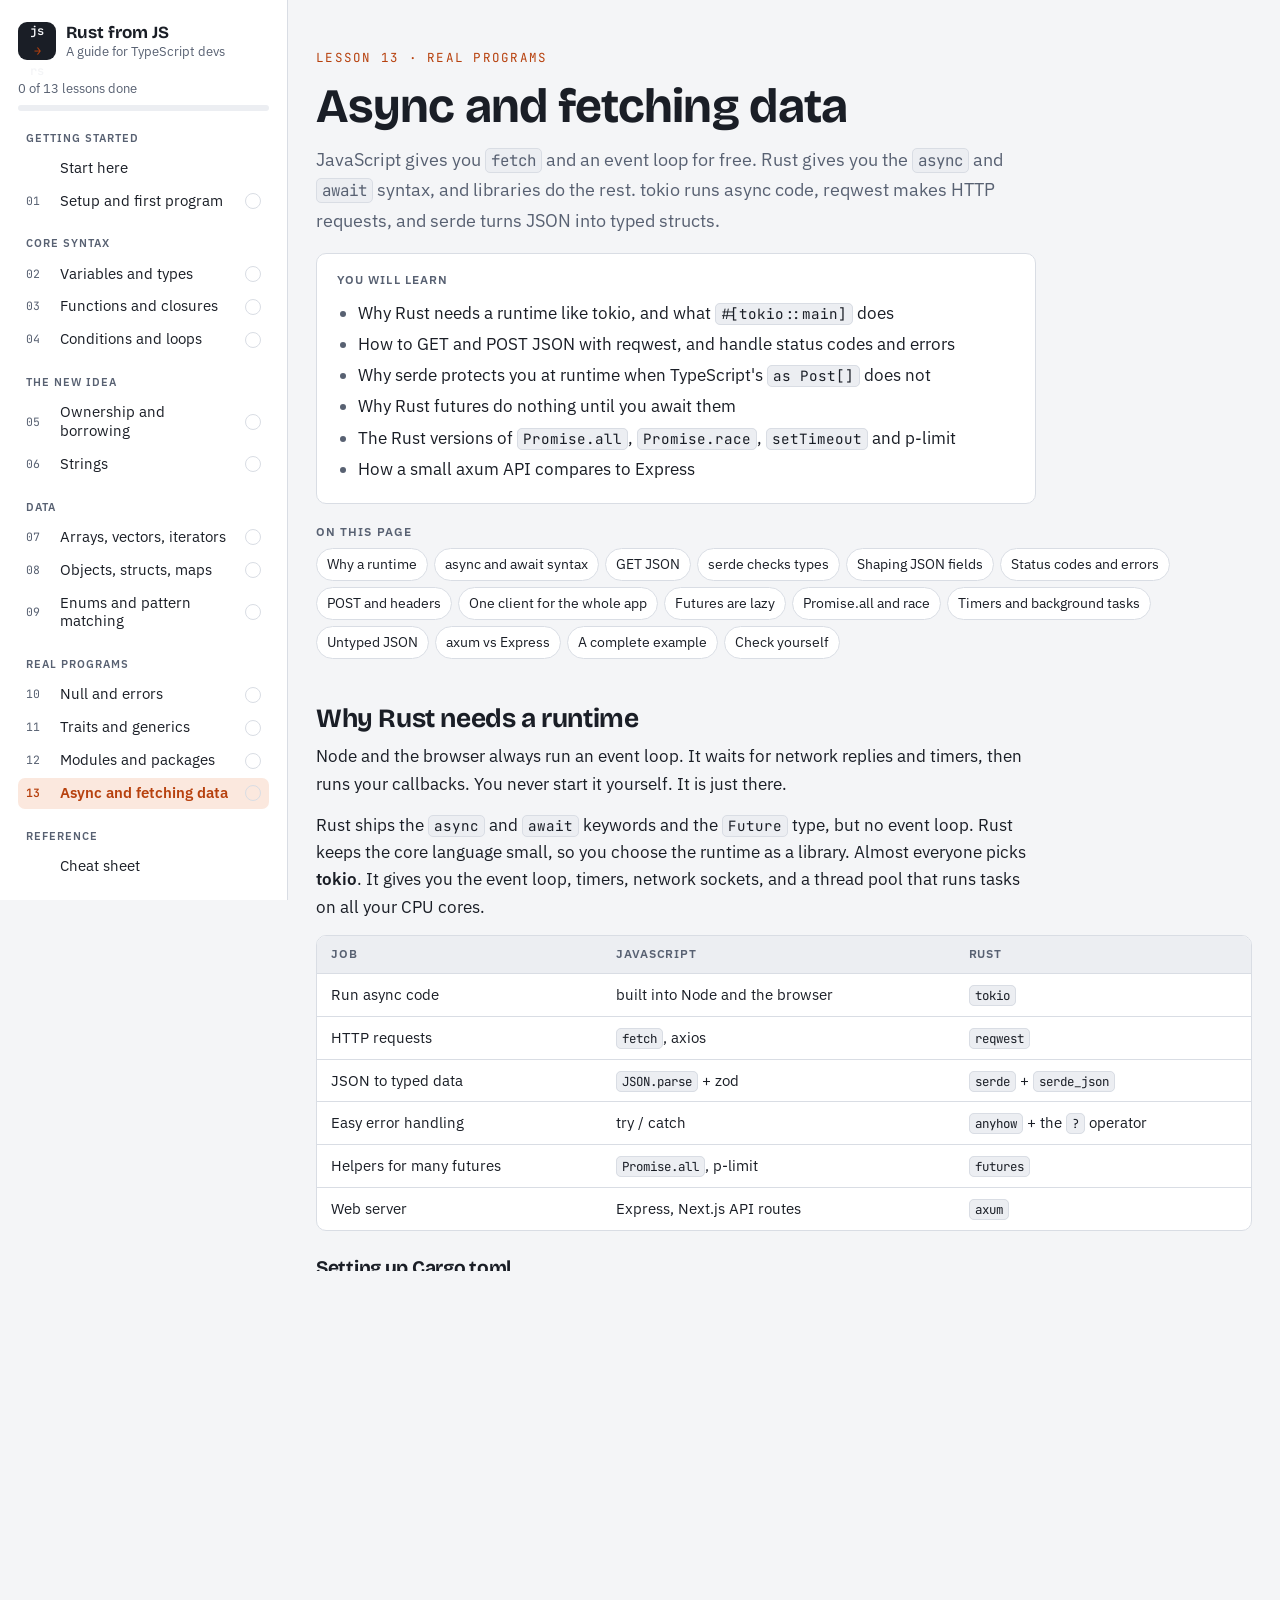
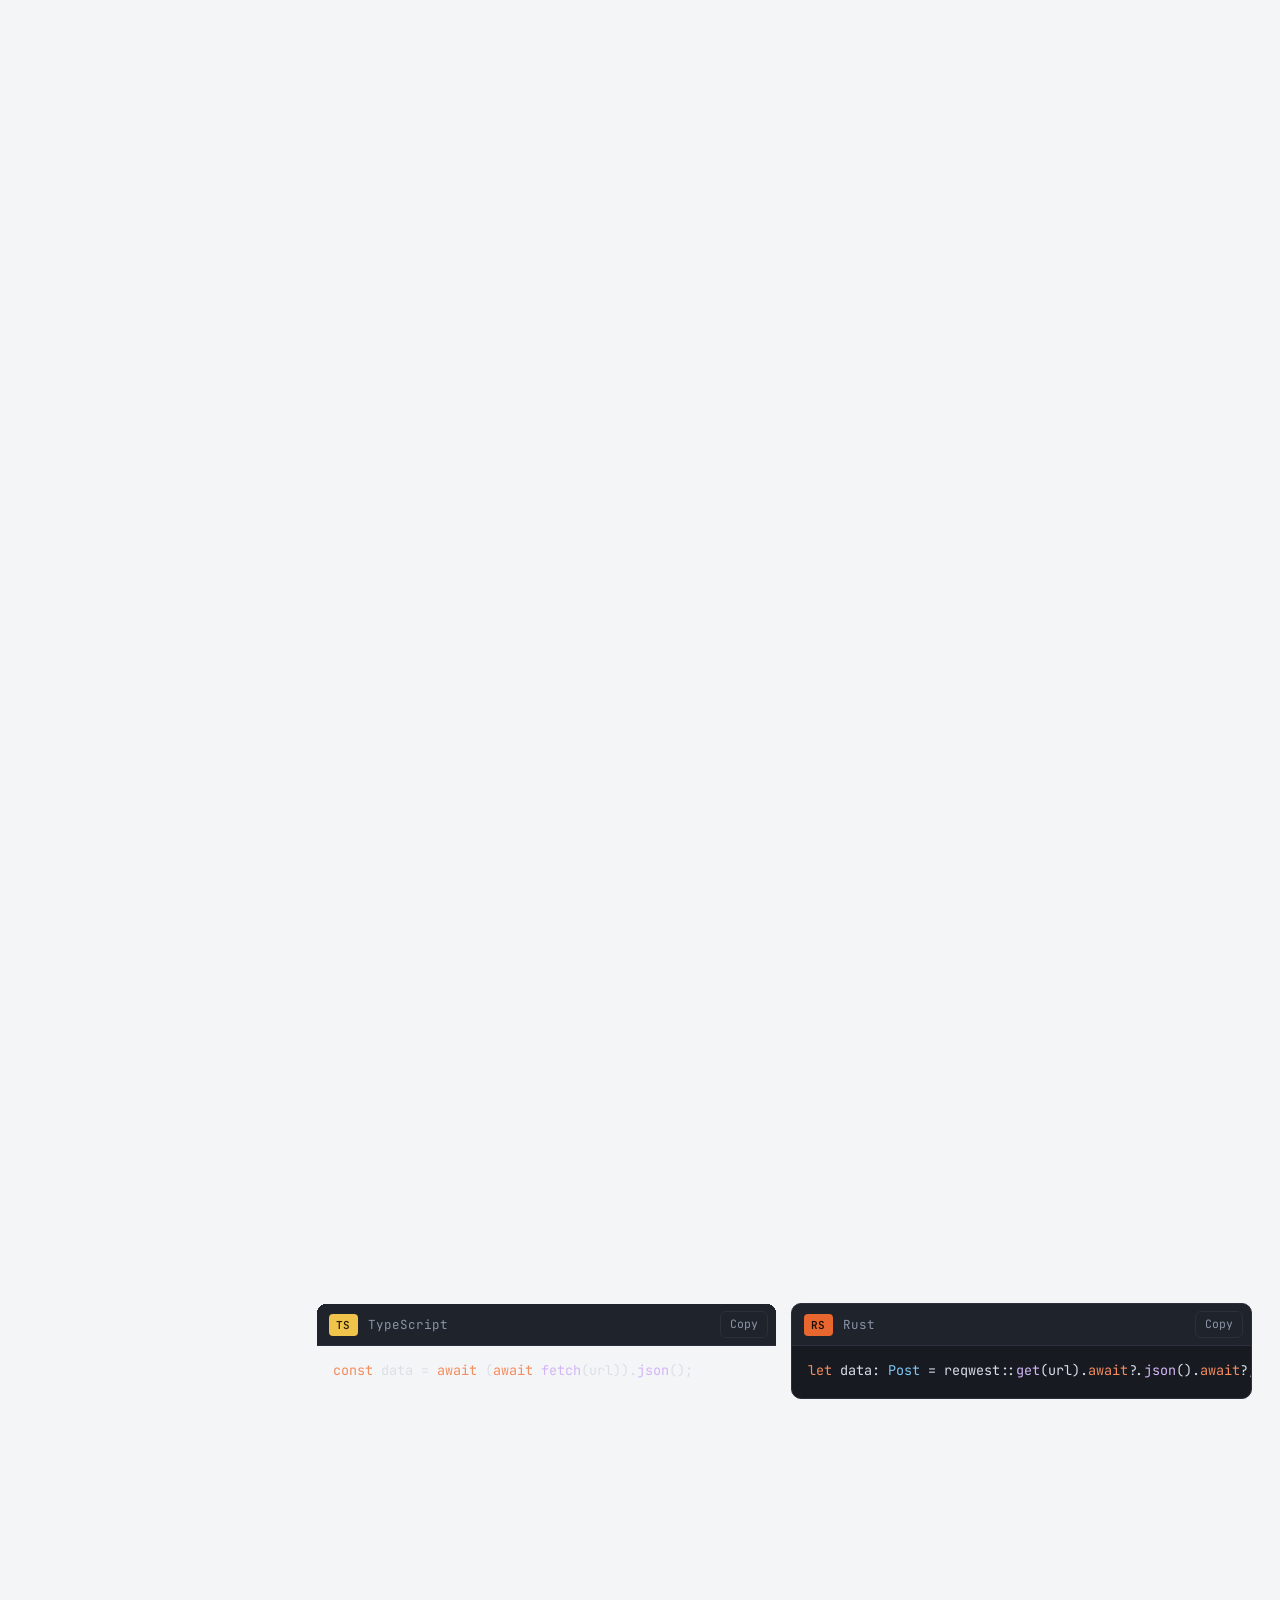
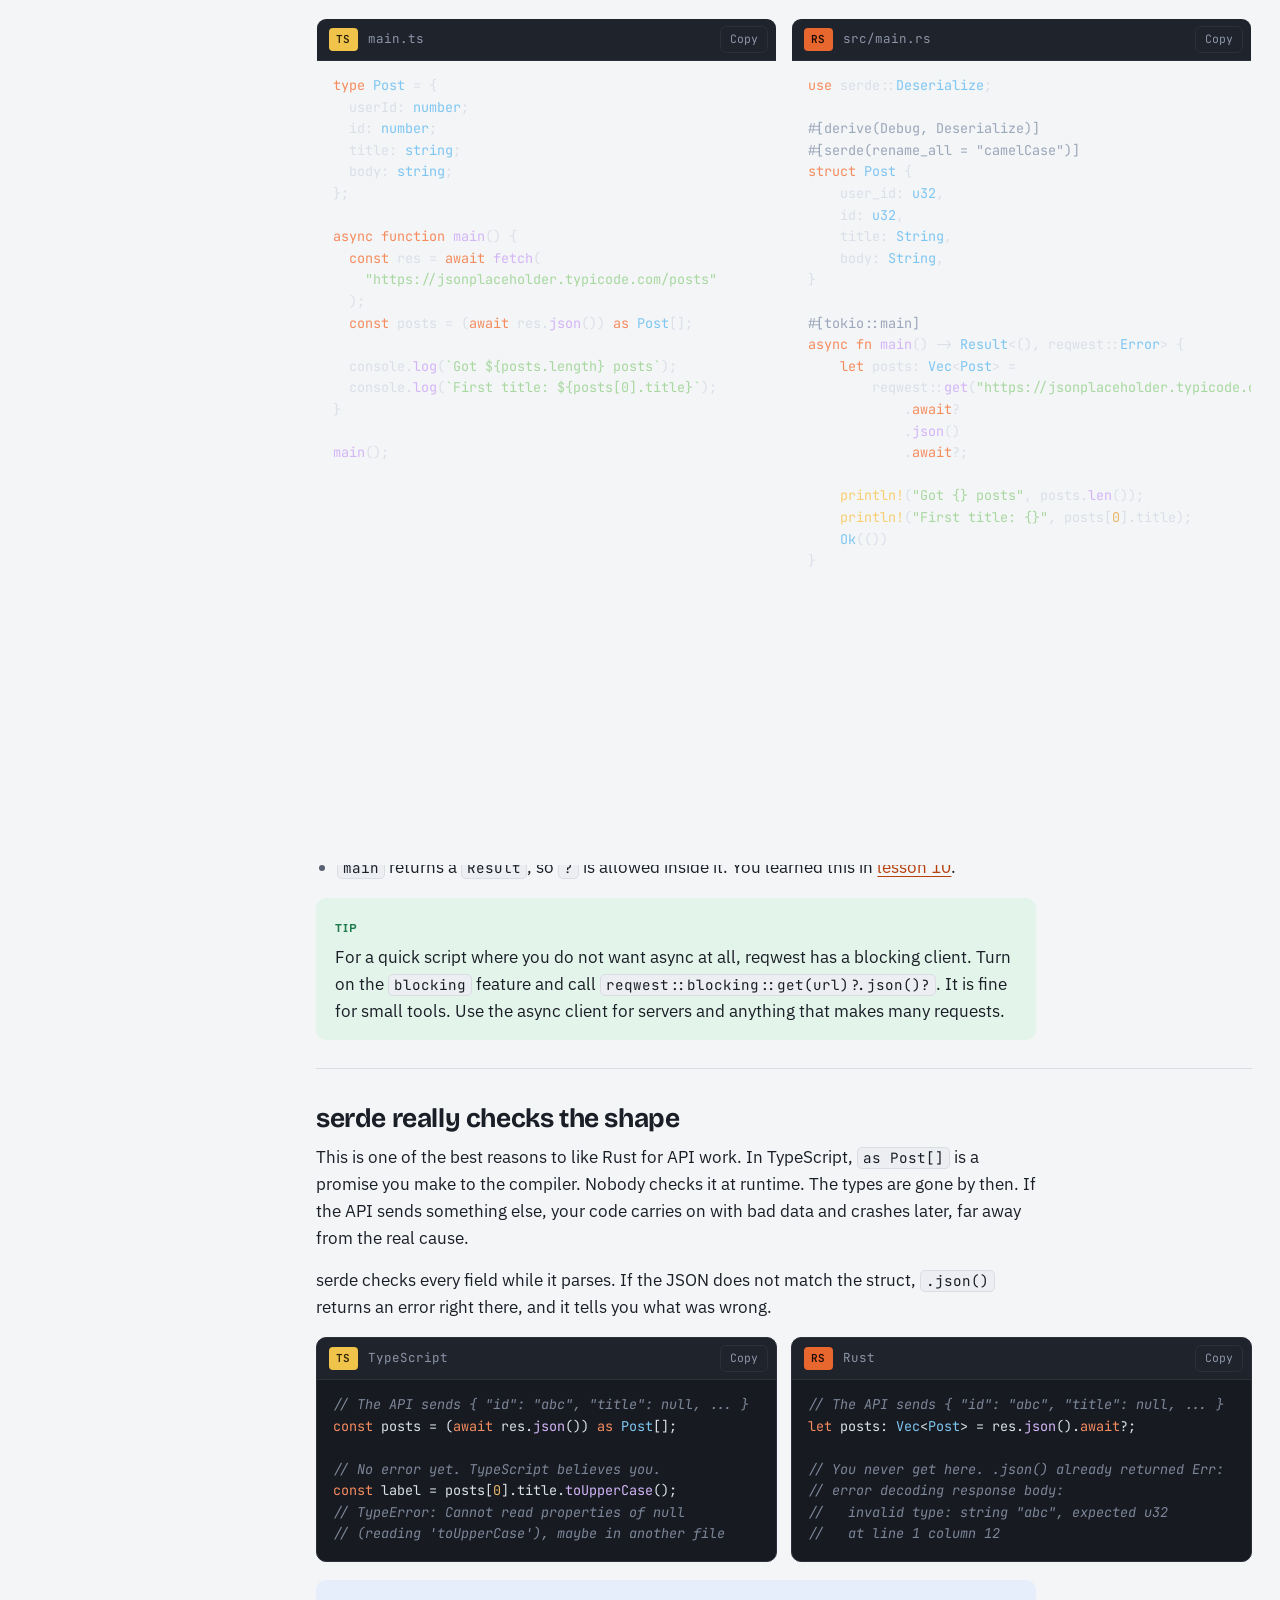
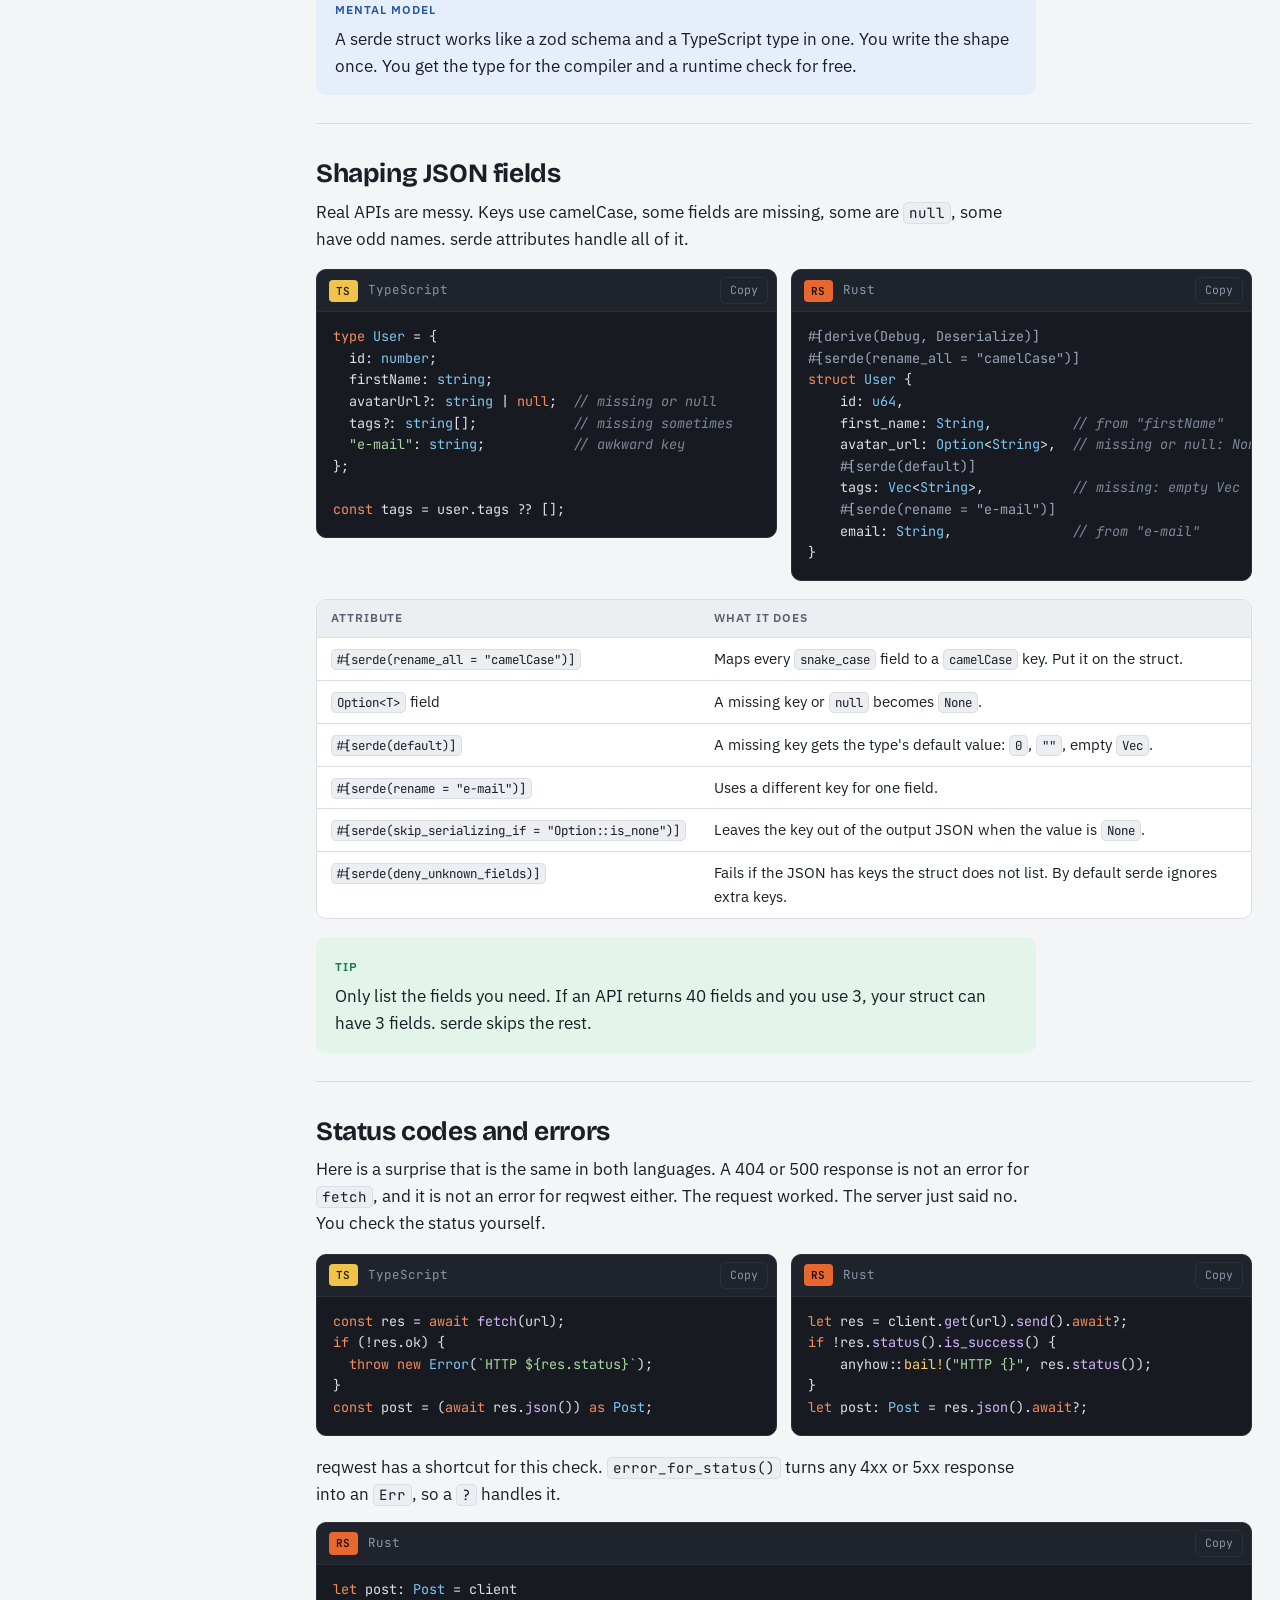
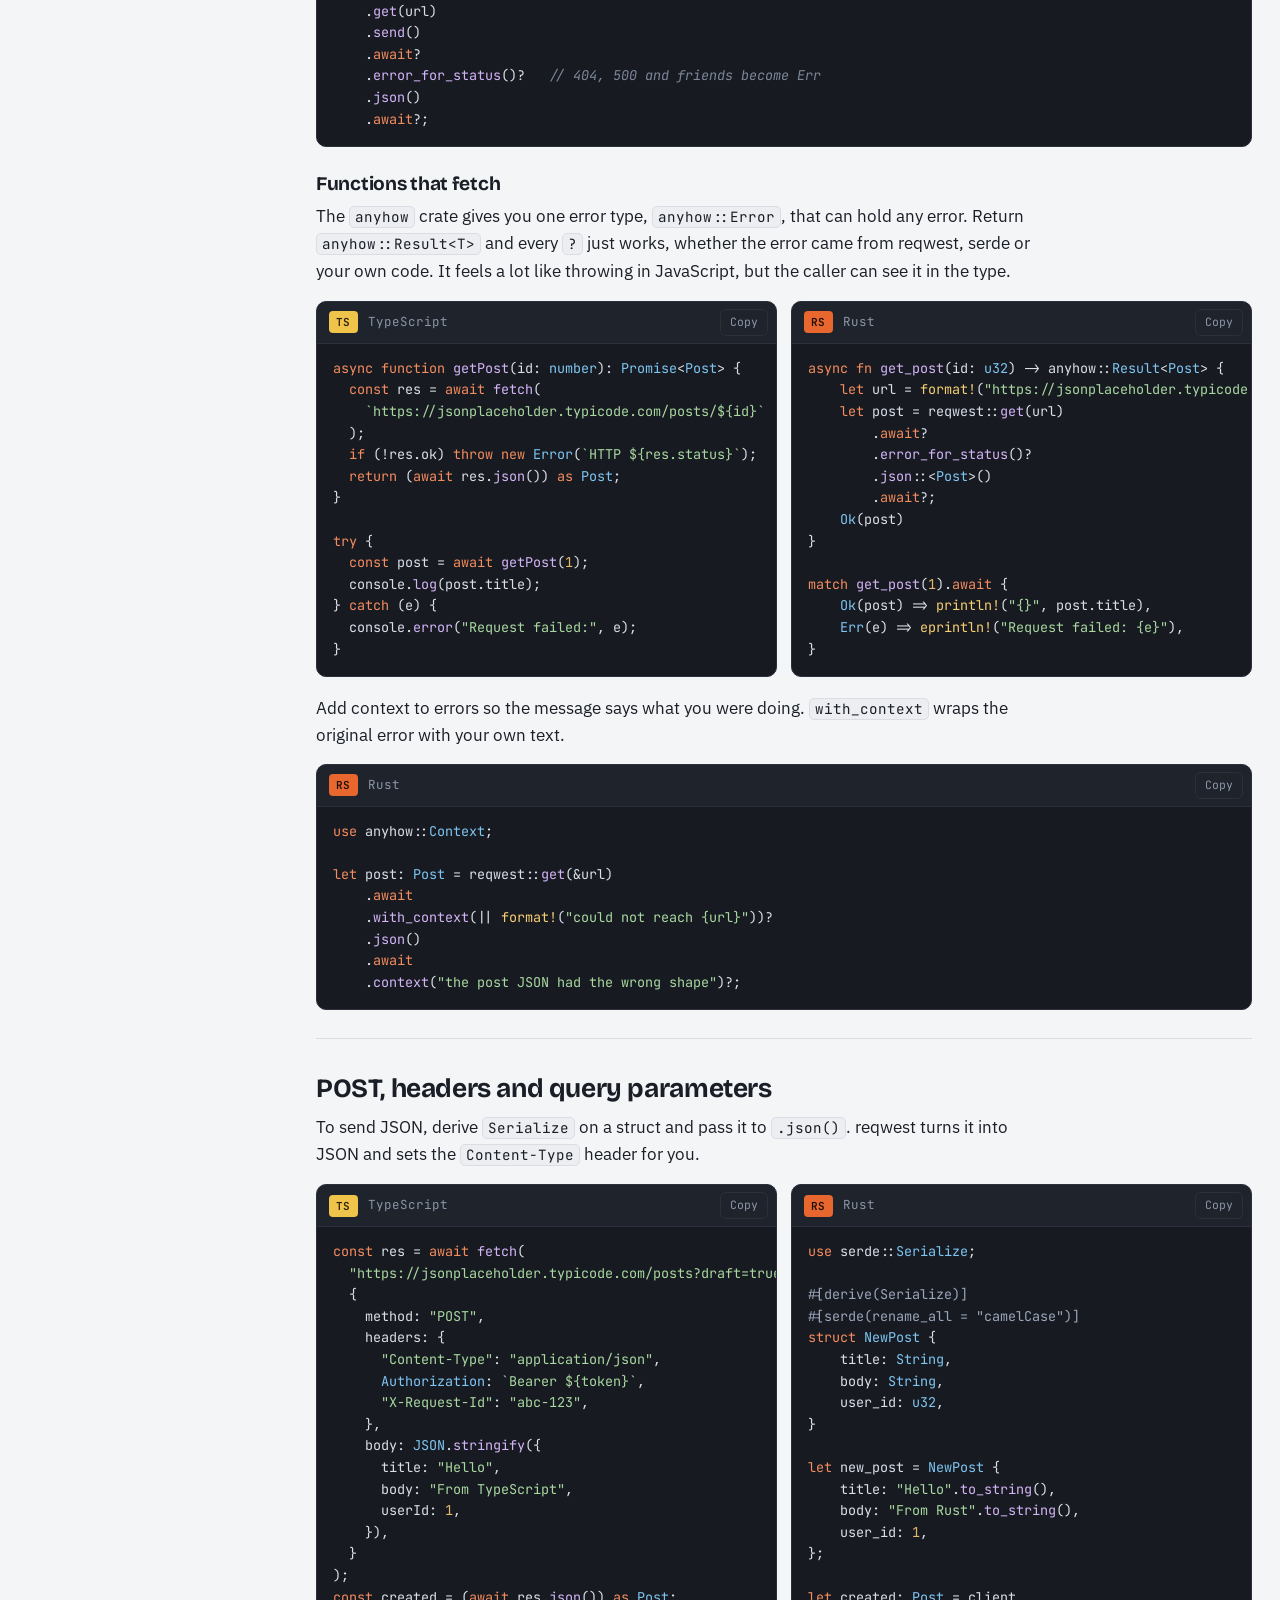
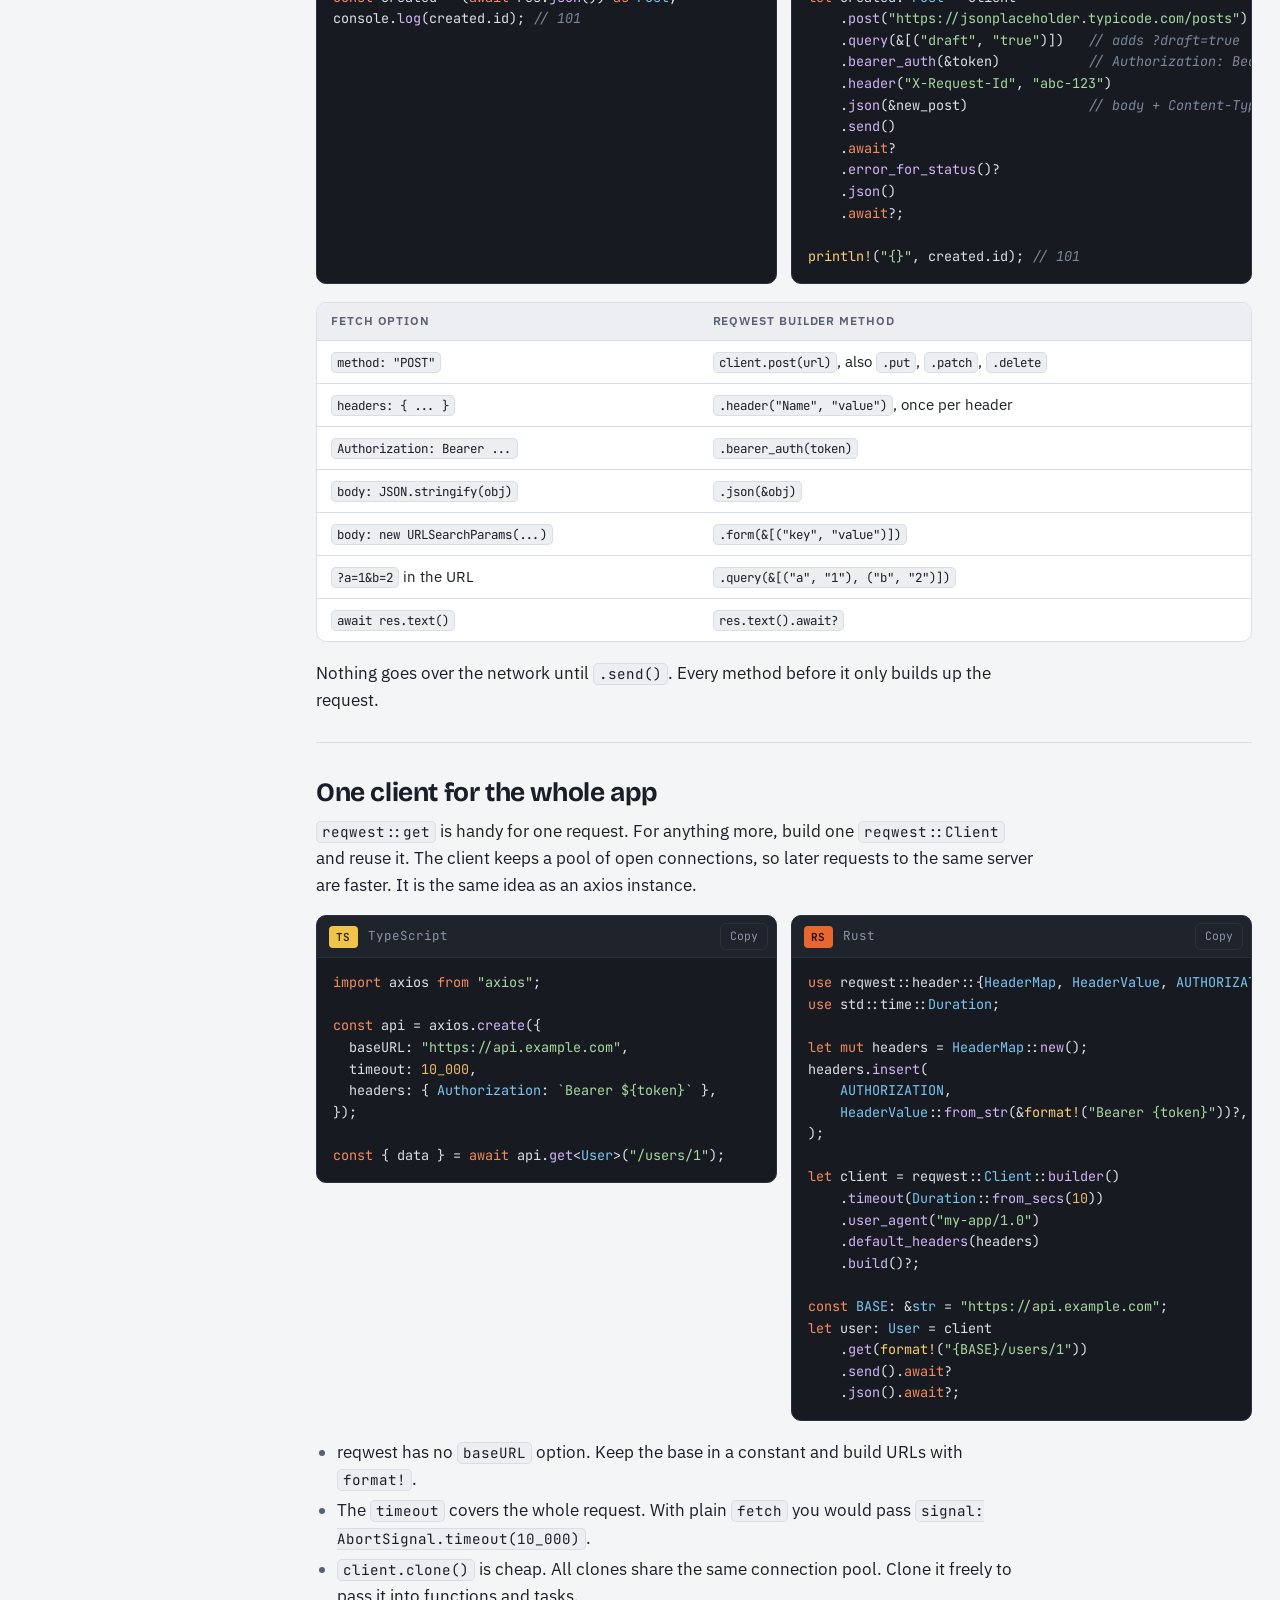
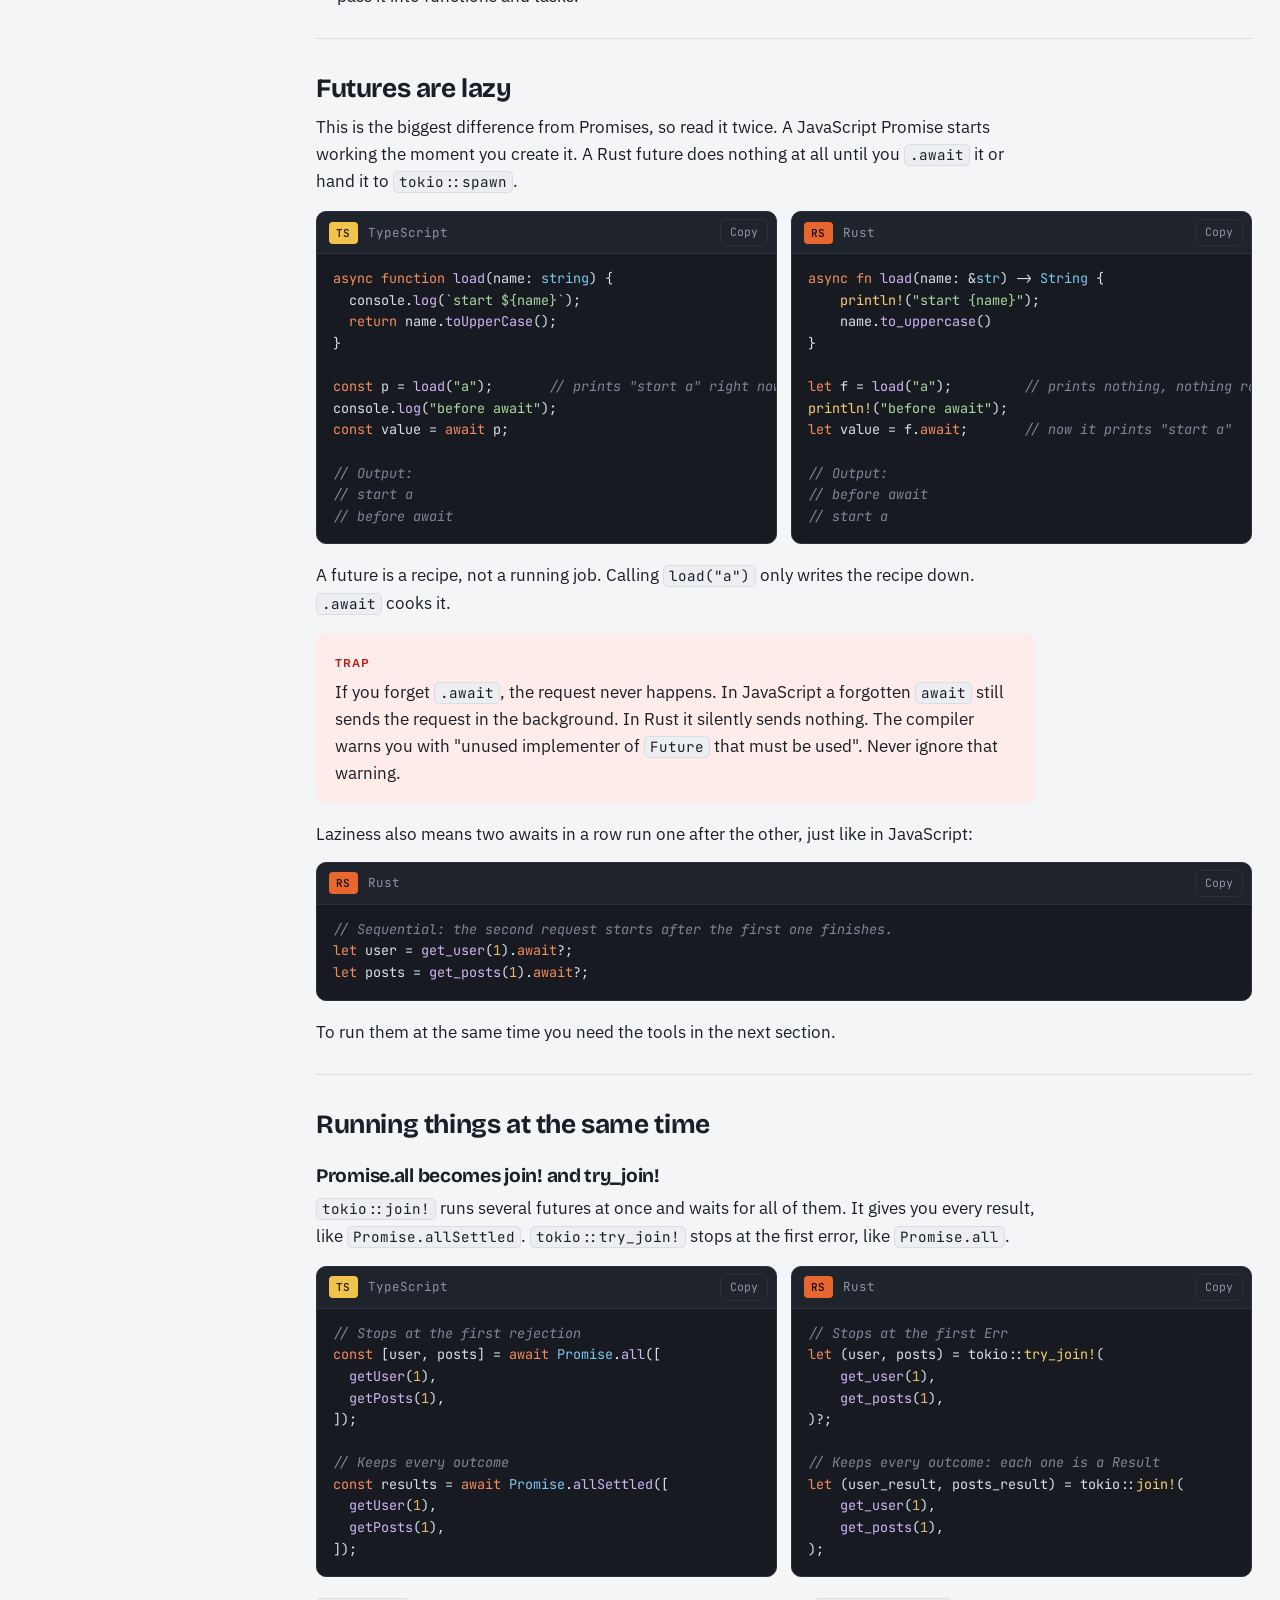
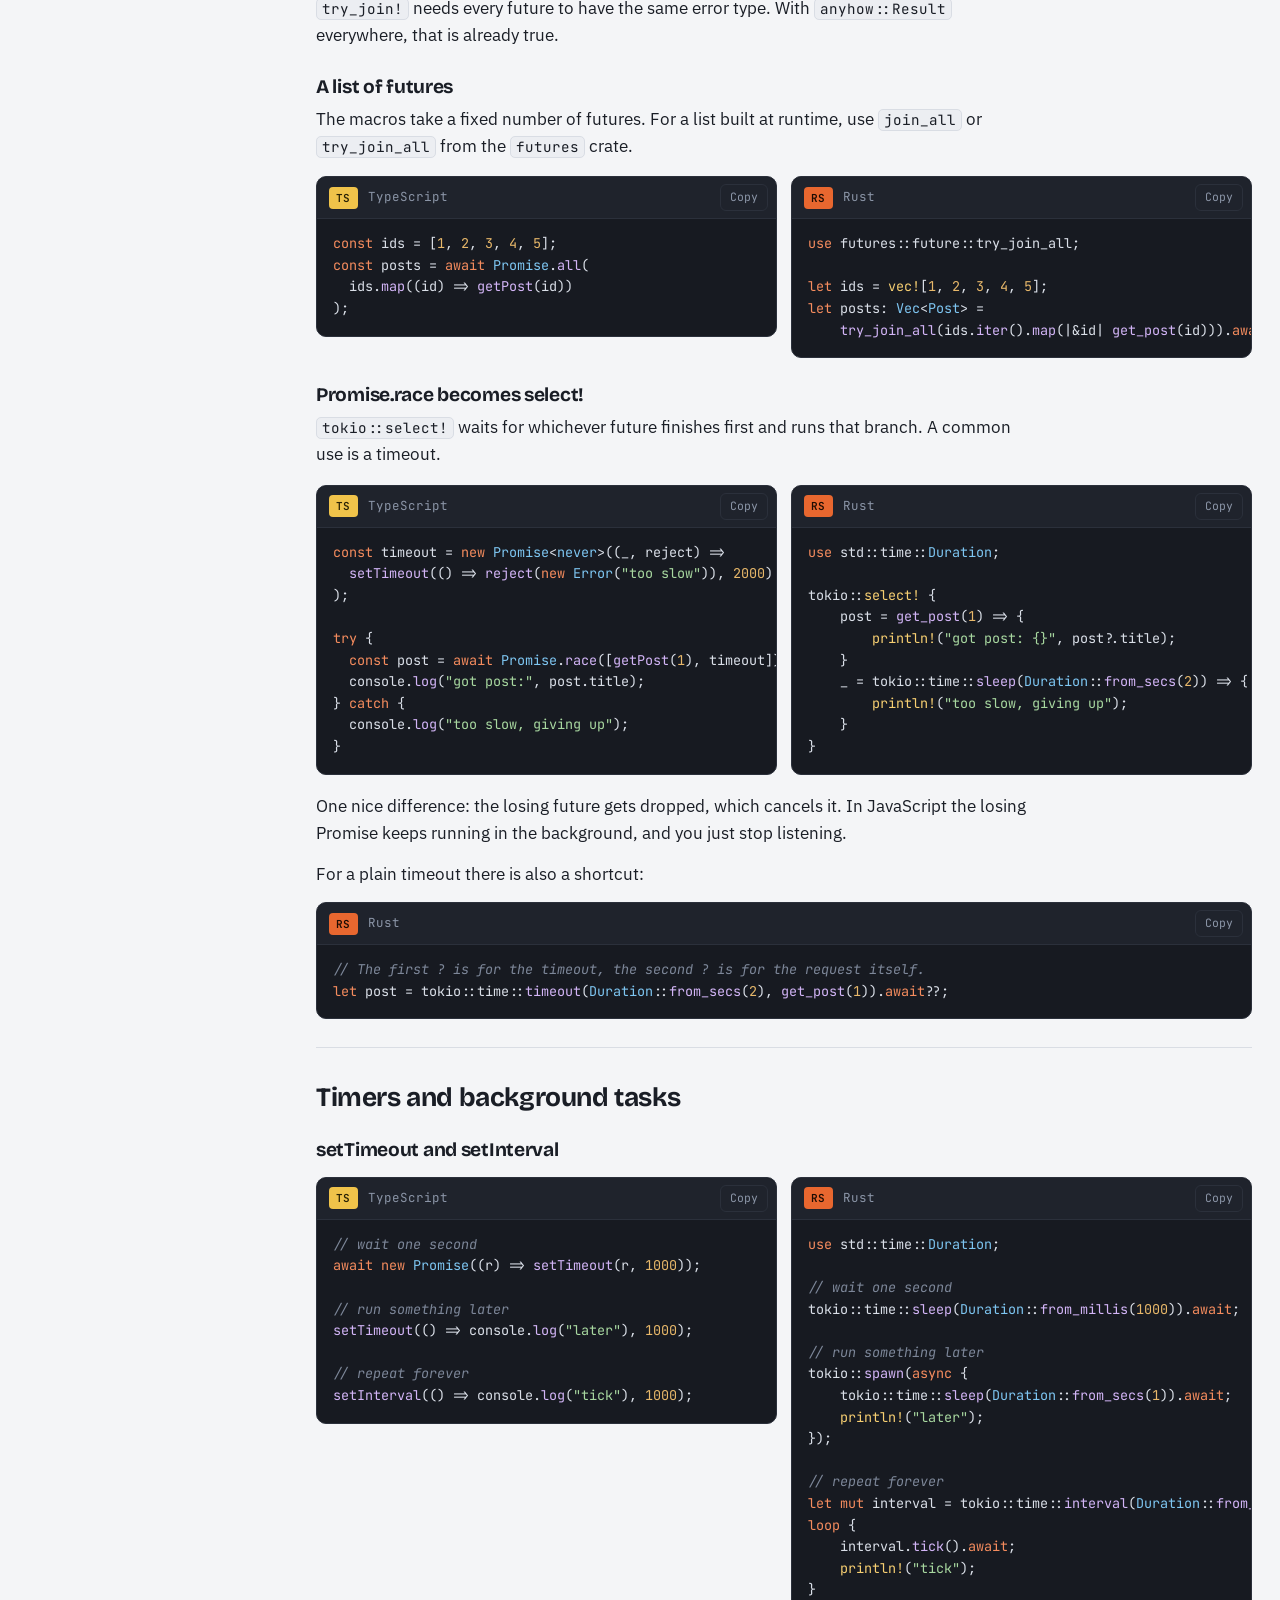
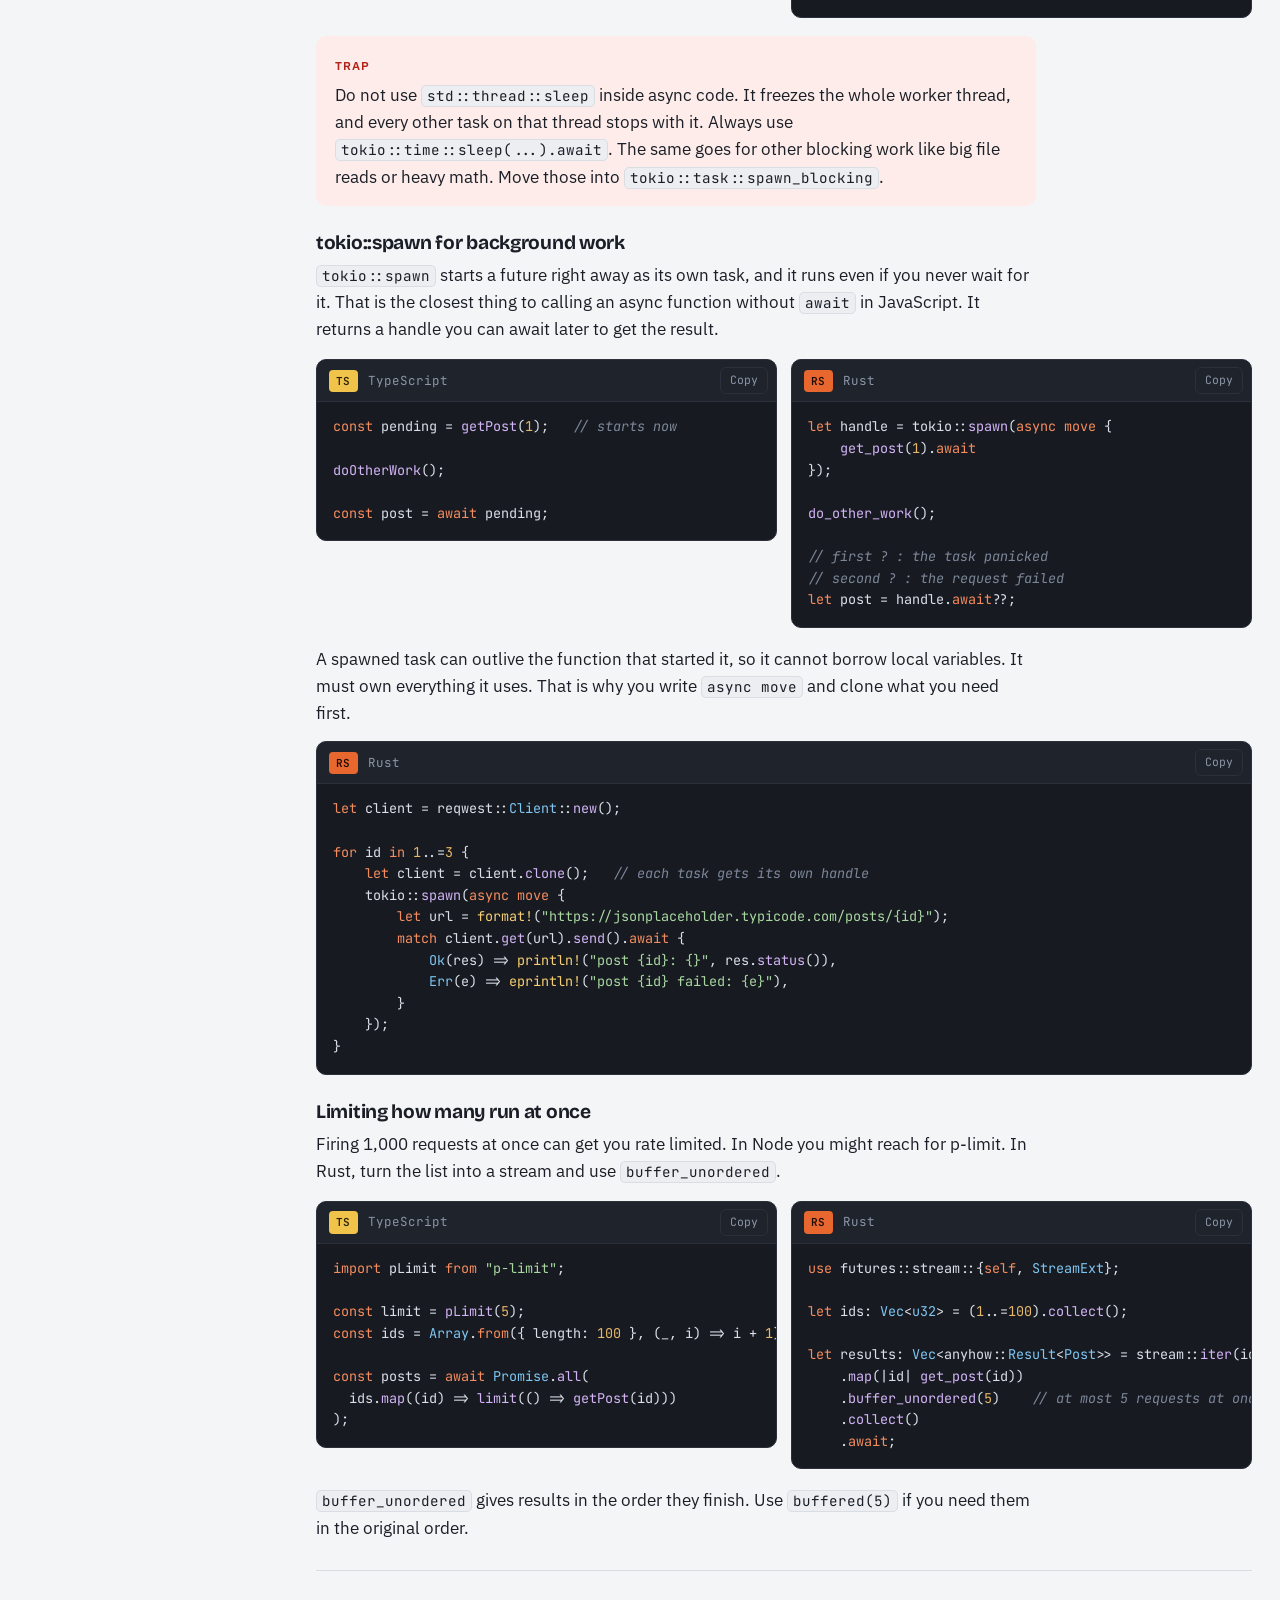
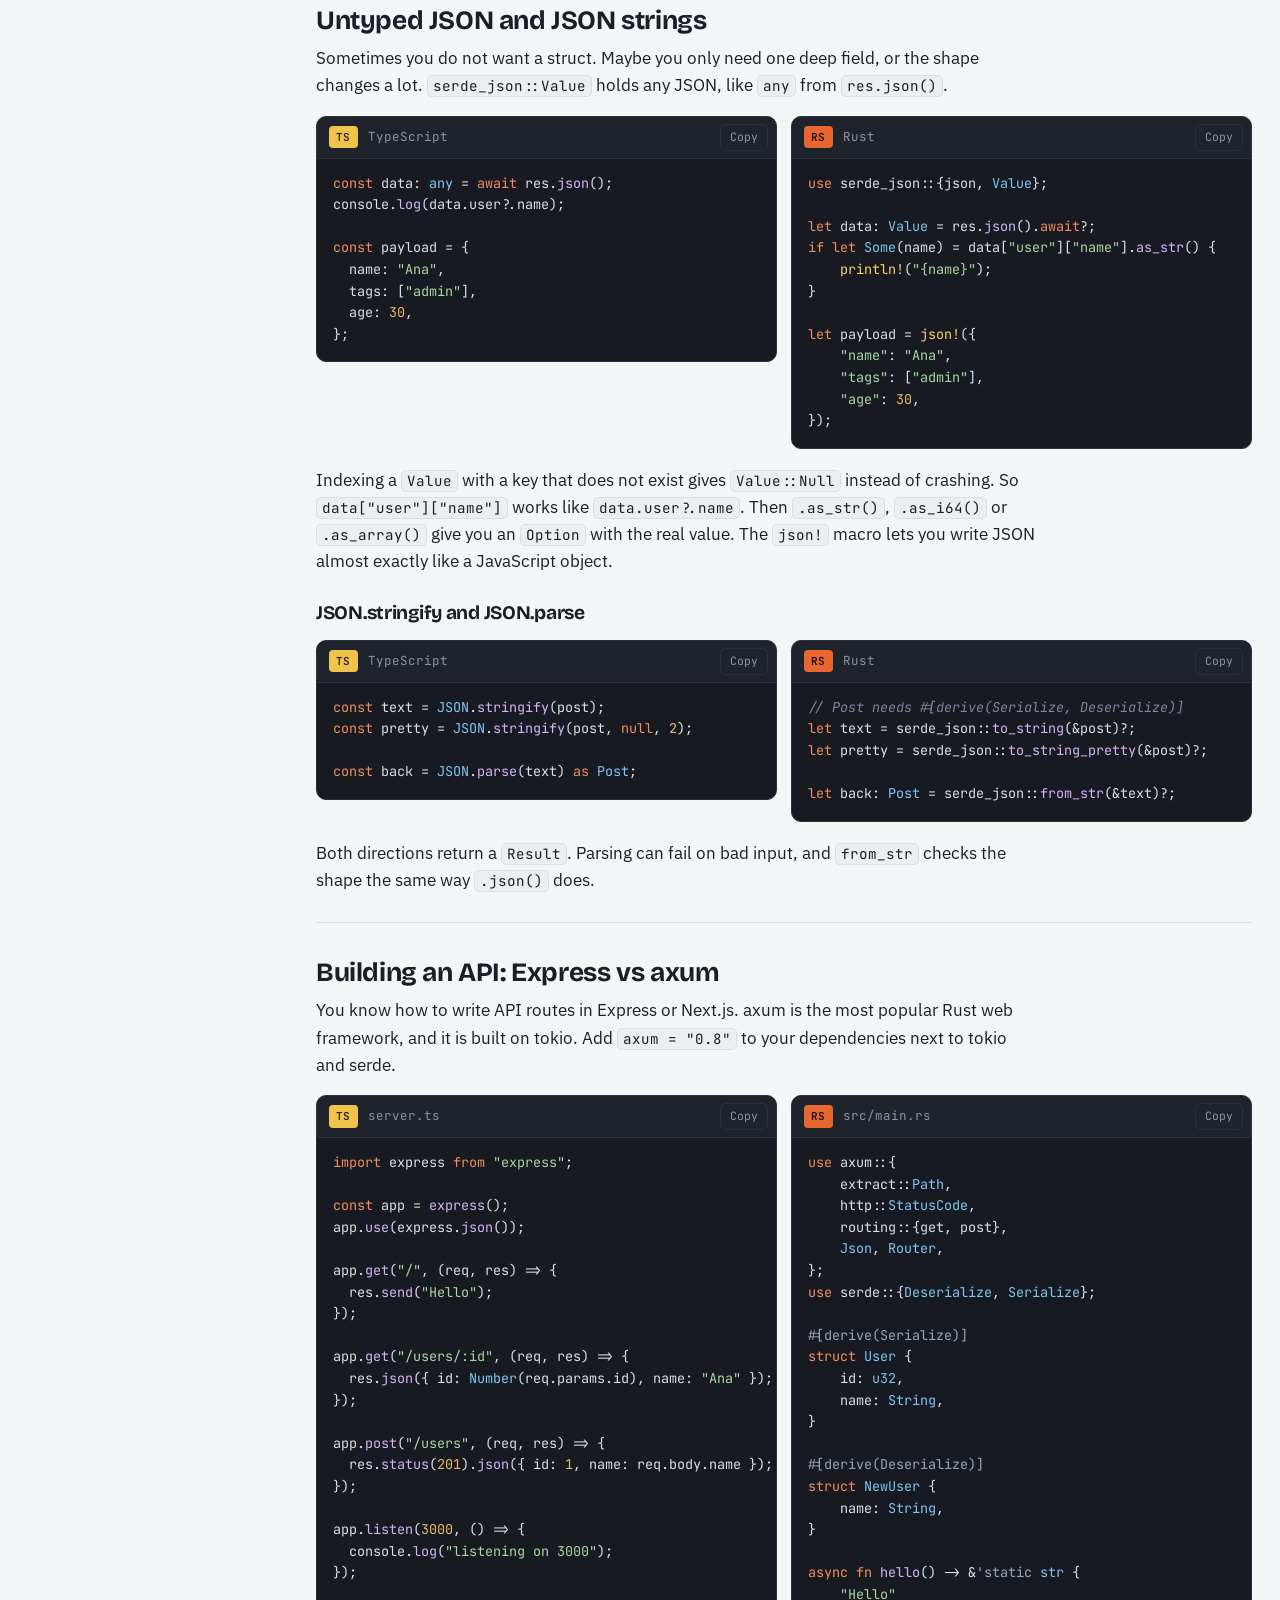
<file: async.html>
<!doctype html>
<html lang="en">
<head>
<meta charset="utf-8">
<meta name="viewport" content="width=device-width, initial-scale=1">
<title>Async and fetching data · Rust from JS</title>
<link rel="preconnect" href="https://fonts.googleapis.com">
<link rel="preconnect" href="https://fonts.gstatic.com" crossorigin>
<link rel="stylesheet" href="https://fonts.googleapis.com/css2?family=Bricolage+Grotesque:opsz,wght@12..96,500;12..96,700&family=IBM+Plex+Sans:ital,wght@0,400;0,500;0,600;1,400&family=JetBrains+Mono:wght@400;600&display=swap">
<link rel="stylesheet" href="assets/style.css">
<script>try{var t=localStorage.getItem('rjs-theme');if(t)document.documentElement.setAttribute('data-theme',t)}catch(e){}</script>
</head>
<body data-page="async.html">
<main class="lesson">

<header class="lesson-head">
  <p class="eyebrow">Lesson 13 · Real programs</p>
  <h1>Async and fetching data</h1>
  <p class="lead">JavaScript gives you <code>fetch</code> and an event loop for free. Rust gives you the <code>async</code> and <code>await</code> syntax, and libraries do the rest. tokio runs async code, reqwest makes HTTP requests, and serde turns JSON into typed structs.</p>
</header>

<div class="learn">
  <p>You will learn</p>
  <ul>
    <li>Why Rust needs a runtime like tokio, and what <code>#[tokio::main]</code> does</li>
    <li>How to GET and POST JSON with reqwest, and handle status codes and errors</li>
    <li>Why serde protects you at runtime when TypeScript's <code>as Post[]</code> does not</li>
    <li>Why Rust futures do nothing until you await them</li>
    <li>The Rust versions of <code>Promise.all</code>, <code>Promise.race</code>, <code>setTimeout</code> and p-limit</li>
    <li>How a small axum API compares to Express</li>
  </ul>
</div>

<section>
  <h2 data-short="Why a runtime">Why Rust needs a runtime</h2>
  <p>Node and the browser always run an event loop. It waits for network replies and timers, then runs your callbacks. You never start it yourself. It is just there.</p>
  <p>Rust ships the <code>async</code> and <code>await</code> keywords and the <code>Future</code> type, but no event loop. Rust keeps the core language small, so you choose the runtime as a library. Almost everyone picks <strong>tokio</strong>. It gives you the event loop, timers, network sockets, and a thread pool that runs tasks on all your CPU cores.</p>
  <div class="table-wrap">
    <table>
      <thead><tr><th>Job</th><th>JavaScript</th><th>Rust</th></tr></thead>
      <tbody>
        <tr><td>Run async code</td><td>built into Node and the browser</td><td><code>tokio</code></td></tr>
        <tr><td>HTTP requests</td><td><code>fetch</code>, axios</td><td><code>reqwest</code></td></tr>
        <tr><td>JSON to typed data</td><td><code>JSON.parse</code> + zod</td><td><code>serde</code> + <code>serde_json</code></td></tr>
        <tr><td>Easy error handling</td><td>try / catch</td><td><code>anyhow</code> + the <code>?</code> operator</td></tr>
        <tr><td>Helpers for many futures</td><td><code>Promise.all</code>, p-limit</td><td><code>futures</code></td></tr>
        <tr><td>Web server</td><td>Express, Next.js API routes</td><td><code>axum</code></td></tr>
      </tbody>
    </table>
  </div>

  <h3>Setting up Cargo.toml</h3>
  <p>Add these dependencies to start. You can also run <code>cargo add</code> for each one, which edits the file for you.</p>
<script type="text/x-code" data-lang="toml" data-title="Cargo.toml">
[package]
name = "fetch_demo"
version = "0.1.0"
edition = "2021"

[dependencies]
reqwest = { version = "0.12", features = ["json"] }
tokio = { version = "1", features = ["full"] }
serde = { version = "1", features = ["derive"] }
serde_json = "1"
anyhow = "1"
futures = "0.3"
</script>
<script type="text/x-code" data-lang="bash" data-title="Same thing from the terminal">
cargo add reqwest --features json
cargo add tokio --features full
cargo add serde --features derive
cargo add serde_json anyhow futures
</script>
  <p>The <code>features</code> lists switch on optional parts of a crate. reqwest needs <code>json</code> for the <code>.json()</code> method. serde needs <code>derive</code> for <code>#[derive(Deserialize)]</code>. tokio's <code>full</code> turns on everything, which is fine while you learn.</p>

  <h3>What #[tokio::main] does</h3>
  <p>The program's <code>main</code> function cannot be <code>async</code> on its own, because nothing would run it. The <code>#[tokio::main]</code> attribute fixes that. It rewrites your code into a normal <code>main</code> that starts tokio and runs your async body inside it.</p>
  <div class="compare">
<script type="text/x-code" data-lang="rust" data-title="What you write">
#[tokio::main]
async fn main() {
    println!("hello from async main");
}
</script>
<script type="text/x-code" data-lang="rust" data-title="Roughly what it becomes">
fn main() {
    tokio::runtime::Runtime::new()
        .unwrap()
        .block_on(async {
            println!("hello from async main");
        })
}
</script>
  </div>
</section>

<section>
  <h2>async and await syntax</h2>
  <p>The keywords mean the same thing as in JavaScript. Two details differ. <code>.await</code> goes after the value, like a field. And the return type of an <code>async fn</code> is the value it gives back, not a wrapper.</p>
  <div class="compare">
<script type="text/x-code" data-lang="ts">
async function double(n: number): Promise<number> {
  return n * 2;
}

async function main() {
  const x = await double(21);
  console.log(x); // 42
}
</script>
<script type="text/x-code" data-lang="rust">
async fn double(n: i32) -> i32 {   // not Promise<i32>
    n * 2
}

#[tokio::main]
async fn main() {
    let x = double(21).await;      // .await goes after
    println!("{x}"); // 42
}
</script>
  </div>
  <p>Postfix <code>.await</code> reads better in chains. In JavaScript you need extra parentheses to await in the middle of a chain. In Rust you just keep going left to right.</p>
  <div class="compare">
<script type="text/x-code" data-lang="ts">
const data = await (await fetch(url)).json();
</script>
<script type="text/x-code" data-lang="rust">
let data: Post = reqwest::get(url).await?.json().await?;
</script>
  </div>
  <p>There is no <code>.then()</code> in everyday Rust. You use <code>.await</code> everywhere.</p>
</section>

<section>
  <h2 data-short="GET JSON">Your first GET request</h2>
  <p>Here is a full program that loads a list of posts from a free test API and prints the first title. The TypeScript version uses <code>fetch</code> and a type. The Rust version uses reqwest and a struct.</p>
  <div class="compare stretch">
<script type="text/x-code" data-lang="ts" data-title="main.ts">
type Post = {
  userId: number;
  id: number;
  title: string;
  body: string;
};

async function main() {
  const res = await fetch(
    "https://jsonplaceholder.typicode.com/posts"
  );
  const posts = (await res.json()) as Post[];

  console.log(`Got ${posts.length} posts`);
  console.log(`First title: ${posts[0].title}`);
}

main();
</script>
<script type="text/x-code" data-lang="rust" data-title="src/main.rs">
use serde::Deserialize;

#[derive(Debug, Deserialize)]
#[serde(rename_all = "camelCase")]
struct Post {
    user_id: u32,
    id: u32,
    title: String,
    body: String,
}

#[tokio::main]
async fn main() -> Result<(), reqwest::Error> {
    let posts: Vec<Post> =
        reqwest::get("https://jsonplaceholder.typicode.com/posts")
            .await?
            .json()
            .await?;

    println!("Got {} posts", posts.len());
    println!("First title: {}", posts[0].title);
    Ok(())
}
</script>
  </div>
  <p>Read the Rust version from the top:</p>
  <ul>
    <li><code>#[derive(Deserialize)]</code> asks serde to write the "JSON to <code>Post</code>" code for you. <code>Debug</code> lets you print it with <code>{:?}</code>.</li>
    <li><code>#[serde(rename_all = "camelCase")]</code> maps the JSON key <code>userId</code> to the Rust field <code>user_id</code>.</li>
    <li><code>reqwest::get(url).await?</code> sends the request and waits for the headers. The <code>?</code> returns early if the network fails.</li>
    <li><code>.json().await?</code> reads the body and turns it into the type on the left, <code>Vec&lt;Post&gt;</code>.</li>
    <li><code>main</code> returns a <code>Result</code>, so <code>?</code> is allowed inside it. You learned this in <a href="errors.html">lesson 10</a>.</li>
  </ul>
  <aside class="callout tip">
    <p class="callout-title">Tip</p>
    <p>For a quick script where you do not want async at all, reqwest has a blocking client. Turn on the <code>blocking</code> feature and call <code>reqwest::blocking::get(url)?.json()?</code>. It is fine for small tools. Use the async client for servers and anything that makes many requests.</p>
  </aside>
</section>

<section>
  <h2 data-short="serde checks types">serde really checks the shape</h2>
  <p>This is one of the best reasons to like Rust for API work. In TypeScript, <code>as Post[]</code> is a promise you make to the compiler. Nobody checks it at runtime. The types are gone by then. If the API sends something else, your code carries on with bad data and crashes later, far away from the real cause.</p>
  <p>serde checks every field while it parses. If the JSON does not match the struct, <code>.json()</code> returns an error right there, and it tells you what was wrong.</p>
  <div class="compare">
<script type="text/x-code" data-lang="ts">
// The API sends { "id": "abc", "title": null, ... }
const posts = (await res.json()) as Post[];

// No error yet. TypeScript believes you.
const label = posts[0].title.toUpperCase();
// TypeError: Cannot read properties of null
// (reading 'toUpperCase'), maybe in another file
</script>
<script type="text/x-code" data-lang="rust">
// The API sends { "id": "abc", "title": null, ... }
let posts: Vec<Post> = res.json().await?;

// You never get here. .json() already returned Err:
// error decoding response body:
//   invalid type: string "abc", expected u32
//   at line 1 column 12
</script>
  </div>
  <aside class="callout note">
    <p class="callout-title">Mental model</p>
    <p>A serde struct works like a zod schema and a TypeScript type in one. You write the shape once. You get the type for the compiler and a runtime check for free.</p>
  </aside>
</section>

<section>
  <h2>Shaping JSON fields</h2>
  <p>Real APIs are messy. Keys use camelCase, some fields are missing, some are <code>null</code>, some have odd names. serde attributes handle all of it.</p>
  <div class="compare">
<script type="text/x-code" data-lang="ts">
type User = {
  id: number;
  firstName: string;
  avatarUrl?: string | null;  // missing or null
  tags?: string[];            // missing sometimes
  "e-mail": string;           // awkward key
};

const tags = user.tags ?? [];
</script>
<script type="text/x-code" data-lang="rust">
#[derive(Debug, Deserialize)]
#[serde(rename_all = "camelCase")]
struct User {
    id: u64,
    first_name: String,          // from "firstName"
    avatar_url: Option<String>,  // missing or null: None
    #[serde(default)]
    tags: Vec<String>,           // missing: empty Vec
    #[serde(rename = "e-mail")]
    email: String,               // from "e-mail"
}
</script>
  </div>
  <div class="table-wrap">
    <table>
      <thead><tr><th>Attribute</th><th>What it does</th></tr></thead>
      <tbody>
        <tr><td><code>#[serde(rename_all = "camelCase")]</code></td><td>Maps every <code>snake_case</code> field to a <code>camelCase</code> key. Put it on the struct.</td></tr>
        <tr><td><code>Option&lt;T&gt;</code> field</td><td>A missing key or <code>null</code> becomes <code>None</code>.</td></tr>
        <tr><td><code>#[serde(default)]</code></td><td>A missing key gets the type's default value: <code>0</code>, <code>""</code>, empty <code>Vec</code>.</td></tr>
        <tr><td><code>#[serde(rename = "e-mail")]</code></td><td>Uses a different key for one field.</td></tr>
        <tr><td><code>#[serde(skip_serializing_if = "Option::is_none")]</code></td><td>Leaves the key out of the output JSON when the value is <code>None</code>.</td></tr>
        <tr><td><code>#[serde(deny_unknown_fields)]</code></td><td>Fails if the JSON has keys the struct does not list. By default serde ignores extra keys.</td></tr>
      </tbody>
    </table>
  </div>
  <aside class="callout tip">
    <p class="callout-title">Tip</p>
    <p>Only list the fields you need. If an API returns 40 fields and you use 3, your struct can have 3 fields. serde skips the rest.</p>
  </aside>
</section>

<section>
  <h2>Status codes and errors</h2>
  <p>Here is a surprise that is the same in both languages. A 404 or 500 response is not an error for <code>fetch</code>, and it is not an error for reqwest either. The request worked. The server just said no. You check the status yourself.</p>
  <div class="compare">
<script type="text/x-code" data-lang="ts">
const res = await fetch(url);
if (!res.ok) {
  throw new Error(`HTTP ${res.status}`);
}
const post = (await res.json()) as Post;
</script>
<script type="text/x-code" data-lang="rust">
let res = client.get(url).send().await?;
if !res.status().is_success() {
    anyhow::bail!("HTTP {}", res.status());
}
let post: Post = res.json().await?;
</script>
  </div>
  <p>reqwest has a shortcut for this check. <code>error_for_status()</code> turns any 4xx or 5xx response into an <code>Err</code>, so a <code>?</code> handles it.</p>
<script type="text/x-code" data-lang="rust">
let post: Post = client
    .get(url)
    .send()
    .await?
    .error_for_status()?   // 404, 500 and friends become Err
    .json()
    .await?;
</script>

  <h3>Functions that fetch</h3>
  <p>The <code>anyhow</code> crate gives you one error type, <code>anyhow::Error</code>, that can hold any error. Return <code>anyhow::Result&lt;T&gt;</code> and every <code>?</code> just works, whether the error came from reqwest, serde or your own code. It feels a lot like throwing in JavaScript, but the caller can see it in the type.</p>
  <div class="compare">
<script type="text/x-code" data-lang="ts">
async function getPost(id: number): Promise<Post> {
  const res = await fetch(
    `https://jsonplaceholder.typicode.com/posts/${id}`
  );
  if (!res.ok) throw new Error(`HTTP ${res.status}`);
  return (await res.json()) as Post;
}

try {
  const post = await getPost(1);
  console.log(post.title);
} catch (e) {
  console.error("Request failed:", e);
}
</script>
<script type="text/x-code" data-lang="rust">
async fn get_post(id: u32) -> anyhow::Result<Post> {
    let url = format!("https://jsonplaceholder.typicode.com/posts/{id}");
    let post = reqwest::get(url)
        .await?
        .error_for_status()?
        .json::<Post>()
        .await?;
    Ok(post)
}

match get_post(1).await {
    Ok(post) => println!("{}", post.title),
    Err(e) => eprintln!("Request failed: {e}"),
}
</script>
  </div>
  <p>Add context to errors so the message says what you were doing. <code>with_context</code> wraps the original error with your own text.</p>
<script type="text/x-code" data-lang="rust">
use anyhow::Context;

let post: Post = reqwest::get(&url)
    .await
    .with_context(|| format!("could not reach {url}"))?
    .json()
    .await
    .context("the post JSON had the wrong shape")?;
</script>
</section>

<section>
  <h2 data-short="POST and headers">POST, headers and query parameters</h2>
  <p>To send JSON, derive <code>Serialize</code> on a struct and pass it to <code>.json()</code>. reqwest turns it into JSON and sets the <code>Content-Type</code> header for you.</p>
  <div class="compare stretch">
<script type="text/x-code" data-lang="ts">
const res = await fetch(
  "https://jsonplaceholder.typicode.com/posts?draft=true",
  {
    method: "POST",
    headers: {
      "Content-Type": "application/json",
      Authorization: `Bearer ${token}`,
      "X-Request-Id": "abc-123",
    },
    body: JSON.stringify({
      title: "Hello",
      body: "From TypeScript",
      userId: 1,
    }),
  }
);
const created = (await res.json()) as Post;
console.log(created.id); // 101
</script>
<script type="text/x-code" data-lang="rust">
use serde::Serialize;

#[derive(Serialize)]
#[serde(rename_all = "camelCase")]
struct NewPost {
    title: String,
    body: String,
    user_id: u32,
}

let new_post = NewPost {
    title: "Hello".to_string(),
    body: "From Rust".to_string(),
    user_id: 1,
};

let created: Post = client
    .post("https://jsonplaceholder.typicode.com/posts")
    .query(&[("draft", "true")])   // adds ?draft=true
    .bearer_auth(&token)           // Authorization: Bearer ...
    .header("X-Request-Id", "abc-123")
    .json(&new_post)               // body + Content-Type
    .send()
    .await?
    .error_for_status()?
    .json()
    .await?;

println!("{}", created.id); // 101
</script>
  </div>
  <div class="table-wrap">
    <table>
      <thead><tr><th>fetch option</th><th>reqwest builder method</th></tr></thead>
      <tbody>
        <tr><td><code>method: "POST"</code></td><td><code>client.post(url)</code>, also <code>.put</code>, <code>.patch</code>, <code>.delete</code></td></tr>
        <tr><td><code>headers: { ... }</code></td><td><code>.header("Name", "value")</code>, once per header</td></tr>
        <tr><td><code>Authorization: Bearer ...</code></td><td><code>.bearer_auth(token)</code></td></tr>
        <tr><td><code>body: JSON.stringify(obj)</code></td><td><code>.json(&amp;obj)</code></td></tr>
        <tr><td><code>body: new URLSearchParams(...)</code></td><td><code>.form(&amp;[("key", "value")])</code></td></tr>
        <tr><td><code>?a=1&amp;b=2</code> in the URL</td><td><code>.query(&amp;[("a", "1"), ("b", "2")])</code></td></tr>
        <tr><td><code>await res.text()</code></td><td><code>res.text().await?</code></td></tr>
      </tbody>
    </table>
  </div>
  <p>Nothing goes over the network until <code>.send()</code>. Every method before it only builds up the request.</p>
</section>

<section>
  <h2>One client for the whole app</h2>
  <p><code>reqwest::get</code> is handy for one request. For anything more, build one <code>reqwest::Client</code> and reuse it. The client keeps a pool of open connections, so later requests to the same server are faster. It is the same idea as an axios instance.</p>
  <div class="compare">
<script type="text/x-code" data-lang="ts">
import axios from "axios";

const api = axios.create({
  baseURL: "https://api.example.com",
  timeout: 10_000,
  headers: { Authorization: `Bearer ${token}` },
});

const { data } = await api.get<User>("/users/1");
</script>
<script type="text/x-code" data-lang="rust">
use reqwest::header::{HeaderMap, HeaderValue, AUTHORIZATION};
use std::time::Duration;

let mut headers = HeaderMap::new();
headers.insert(
    AUTHORIZATION,
    HeaderValue::from_str(&format!("Bearer {token}"))?,
);

let client = reqwest::Client::builder()
    .timeout(Duration::from_secs(10))
    .user_agent("my-app/1.0")
    .default_headers(headers)
    .build()?;

const BASE: &str = "https://api.example.com";
let user: User = client
    .get(format!("{BASE}/users/1"))
    .send().await?
    .json().await?;
</script>
  </div>
  <ul>
    <li>reqwest has no <code>baseURL</code> option. Keep the base in a constant and build URLs with <code>format!</code>.</li>
    <li>The <code>timeout</code> covers the whole request. With plain <code>fetch</code> you would pass <code>signal: AbortSignal.timeout(10_000)</code>.</li>
    <li><code>client.clone()</code> is cheap. All clones share the same connection pool. Clone it freely to pass it into functions and tasks.</li>
  </ul>
</section>

<section>
  <h2>Futures are lazy</h2>
  <p>This is the biggest difference from Promises, so read it twice. A JavaScript Promise starts working the moment you create it. A Rust future does nothing at all until you <code>.await</code> it or hand it to <code>tokio::spawn</code>.</p>
  <div class="compare">
<script type="text/x-code" data-lang="ts">
async function load(name: string) {
  console.log(`start ${name}`);
  return name.toUpperCase();
}

const p = load("a");       // prints "start a" right now
console.log("before await");
const value = await p;

// Output:
// start a
// before await
</script>
<script type="text/x-code" data-lang="rust">
async fn load(name: &str) -> String {
    println!("start {name}");
    name.to_uppercase()
}

let f = load("a");         // prints nothing, nothing ran yet
println!("before await");
let value = f.await;       // now it prints "start a"

// Output:
// before await
// start a
</script>
  </div>
  <p>A future is a recipe, not a running job. Calling <code>load("a")</code> only writes the recipe down. <code>.await</code> cooks it.</p>
  <aside class="callout warn">
    <p class="callout-title">Trap</p>
    <p>If you forget <code>.await</code>, the request never happens. In JavaScript a forgotten <code>await</code> still sends the request in the background. In Rust it silently sends nothing. The compiler warns you with "unused implementer of <code>Future</code> that must be used". Never ignore that warning.</p>
  </aside>
  <p>Laziness also means two awaits in a row run one after the other, just like in JavaScript:</p>
<script type="text/x-code" data-lang="rust">
// Sequential: the second request starts after the first one finishes.
let user = get_user(1).await?;
let posts = get_posts(1).await?;
</script>
  <p>To run them at the same time you need the tools in the next section.</p>
</section>

<section>
  <h2 data-short="Promise.all and race">Running things at the same time</h2>

  <h3>Promise.all becomes join! and try_join!</h3>
  <p><code>tokio::join!</code> runs several futures at once and waits for all of them. It gives you every result, like <code>Promise.allSettled</code>. <code>tokio::try_join!</code> stops at the first error, like <code>Promise.all</code>.</p>
  <div class="compare">
<script type="text/x-code" data-lang="ts">
// Stops at the first rejection
const [user, posts] = await Promise.all([
  getUser(1),
  getPosts(1),
]);

// Keeps every outcome
const results = await Promise.allSettled([
  getUser(1),
  getPosts(1),
]);
</script>
<script type="text/x-code" data-lang="rust">
// Stops at the first Err
let (user, posts) = tokio::try_join!(
    get_user(1),
    get_posts(1),
)?;

// Keeps every outcome: each one is a Result
let (user_result, posts_result) = tokio::join!(
    get_user(1),
    get_posts(1),
);
</script>
  </div>
  <p><code>try_join!</code> needs every future to have the same error type. With <code>anyhow::Result</code> everywhere, that is already true.</p>

  <h3>A list of futures</h3>
  <p>The macros take a fixed number of futures. For a list built at runtime, use <code>join_all</code> or <code>try_join_all</code> from the <code>futures</code> crate.</p>
  <div class="compare">
<script type="text/x-code" data-lang="ts">
const ids = [1, 2, 3, 4, 5];
const posts = await Promise.all(
  ids.map((id) => getPost(id))
);
</script>
<script type="text/x-code" data-lang="rust">
use futures::future::try_join_all;

let ids = vec![1, 2, 3, 4, 5];
let posts: Vec<Post> =
    try_join_all(ids.iter().map(|&id| get_post(id))).await?;
</script>
  </div>

  <h3>Promise.race becomes select!</h3>
  <p><code>tokio::select!</code> waits for whichever future finishes first and runs that branch. A common use is a timeout.</p>
  <div class="compare">
<script type="text/x-code" data-lang="ts">
const timeout = new Promise<never>((_, reject) =>
  setTimeout(() => reject(new Error("too slow")), 2000)
);

try {
  const post = await Promise.race([getPost(1), timeout]);
  console.log("got post:", post.title);
} catch {
  console.log("too slow, giving up");
}
</script>
<script type="text/x-code" data-lang="rust">
use std::time::Duration;

tokio::select! {
    post = get_post(1) => {
        println!("got post: {}", post?.title);
    }
    _ = tokio::time::sleep(Duration::from_secs(2)) => {
        println!("too slow, giving up");
    }
}
</script>
  </div>
  <p>One nice difference: the losing future gets dropped, which cancels it. In JavaScript the losing Promise keeps running in the background, and you just stop listening.</p>
  <p>For a plain timeout there is also a shortcut:</p>
<script type="text/x-code" data-lang="rust">
// The first ? is for the timeout, the second ? is for the request itself.
let post = tokio::time::timeout(Duration::from_secs(2), get_post(1)).await??;
</script>
</section>

<section>
  <h2>Timers and background tasks</h2>

  <h3>setTimeout and setInterval</h3>
  <div class="compare">
<script type="text/x-code" data-lang="ts">
// wait one second
await new Promise((r) => setTimeout(r, 1000));

// run something later
setTimeout(() => console.log("later"), 1000);

// repeat forever
setInterval(() => console.log("tick"), 1000);
</script>
<script type="text/x-code" data-lang="rust">
use std::time::Duration;

// wait one second
tokio::time::sleep(Duration::from_millis(1000)).await;

// run something later
tokio::spawn(async {
    tokio::time::sleep(Duration::from_secs(1)).await;
    println!("later");
});

// repeat forever
let mut interval = tokio::time::interval(Duration::from_secs(1));
loop {
    interval.tick().await;
    println!("tick");
}
</script>
  </div>
  <aside class="callout warn">
    <p class="callout-title">Trap</p>
    <p>Do not use <code>std::thread::sleep</code> inside async code. It freezes the whole worker thread, and every other task on that thread stops with it. Always use <code>tokio::time::sleep(...).await</code>. The same goes for other blocking work like big file reads or heavy math. Move those into <code>tokio::task::spawn_blocking</code>.</p>
  </aside>

  <h3>tokio::spawn for background work</h3>
  <p><code>tokio::spawn</code> starts a future right away as its own task, and it runs even if you never wait for it. That is the closest thing to calling an async function without <code>await</code> in JavaScript. It returns a handle you can await later to get the result.</p>
  <div class="compare">
<script type="text/x-code" data-lang="ts">
const pending = getPost(1);   // starts now

doOtherWork();

const post = await pending;
</script>
<script type="text/x-code" data-lang="rust">
let handle = tokio::spawn(async move {
    get_post(1).await
});

do_other_work();

// first ? : the task panicked
// second ? : the request failed
let post = handle.await??;
</script>
  </div>
  <p>A spawned task can outlive the function that started it, so it cannot borrow local variables. It must own everything it uses. That is why you write <code>async move</code> and clone what you need first.</p>
<script type="text/x-code" data-lang="rust">
let client = reqwest::Client::new();

for id in 1..=3 {
    let client = client.clone();   // each task gets its own handle
    tokio::spawn(async move {
        let url = format!("https://jsonplaceholder.typicode.com/posts/{id}");
        match client.get(url).send().await {
            Ok(res) => println!("post {id}: {}", res.status()),
            Err(e) => eprintln!("post {id} failed: {e}"),
        }
    });
}
</script>

  <h3>Limiting how many run at once</h3>
  <p>Firing 1,000 requests at once can get you rate limited. In Node you might reach for p-limit. In Rust, turn the list into a stream and use <code>buffer_unordered</code>.</p>
  <div class="compare">
<script type="text/x-code" data-lang="ts">
import pLimit from "p-limit";

const limit = pLimit(5);
const ids = Array.from({ length: 100 }, (_, i) => i + 1);

const posts = await Promise.all(
  ids.map((id) => limit(() => getPost(id)))
);
</script>
<script type="text/x-code" data-lang="rust">
use futures::stream::{self, StreamExt};

let ids: Vec<u32> = (1..=100).collect();

let results: Vec<anyhow::Result<Post>> = stream::iter(ids)
    .map(|id| get_post(id))
    .buffer_unordered(5)    // at most 5 requests at once
    .collect()
    .await;
</script>
  </div>
  <p><code>buffer_unordered</code> gives results in the order they finish. Use <code>buffered(5)</code> if you need them in the original order.</p>
</section>

<section>
  <h2 data-short="Untyped JSON">Untyped JSON and JSON strings</h2>
  <p>Sometimes you do not want a struct. Maybe you only need one deep field, or the shape changes a lot. <code>serde_json::Value</code> holds any JSON, like <code>any</code> from <code>res.json()</code>.</p>
  <div class="compare">
<script type="text/x-code" data-lang="ts">
const data: any = await res.json();
console.log(data.user?.name);

const payload = {
  name: "Ana",
  tags: ["admin"],
  age: 30,
};
</script>
<script type="text/x-code" data-lang="rust">
use serde_json::{json, Value};

let data: Value = res.json().await?;
if let Some(name) = data["user"]["name"].as_str() {
    println!("{name}");
}

let payload = json!({
    "name": "Ana",
    "tags": ["admin"],
    "age": 30,
});
</script>
  </div>
  <p>Indexing a <code>Value</code> with a key that does not exist gives <code>Value::Null</code> instead of crashing. So <code>data["user"]["name"]</code> works like <code>data.user?.name</code>. Then <code>.as_str()</code>, <code>.as_i64()</code> or <code>.as_array()</code> give you an <code>Option</code> with the real value. The <code>json!</code> macro lets you write JSON almost exactly like a JavaScript object.</p>

  <h3>JSON.stringify and JSON.parse</h3>
  <div class="compare">
<script type="text/x-code" data-lang="ts">
const text = JSON.stringify(post);
const pretty = JSON.stringify(post, null, 2);

const back = JSON.parse(text) as Post;
</script>
<script type="text/x-code" data-lang="rust">
// Post needs #[derive(Serialize, Deserialize)]
let text = serde_json::to_string(&post)?;
let pretty = serde_json::to_string_pretty(&post)?;

let back: Post = serde_json::from_str(&text)?;
</script>
  </div>
  <p>Both directions return a <code>Result</code>. Parsing can fail on bad input, and <code>from_str</code> checks the shape the same way <code>.json()</code> does.</p>
</section>

<section>
  <h2 data-short="axum vs Express">Building an API: Express vs axum</h2>
  <p>You know how to write API routes in Express or Next.js. axum is the most popular Rust web framework, and it is built on tokio. Add <code>axum = "0.8"</code> to your dependencies next to tokio and serde.</p>
  <div class="compare stretch">
<script type="text/x-code" data-lang="ts" data-title="server.ts">
import express from "express";

const app = express();
app.use(express.json());

app.get("/", (req, res) => {
  res.send("Hello");
});

app.get("/users/:id", (req, res) => {
  res.json({ id: Number(req.params.id), name: "Ana" });
});

app.post("/users", (req, res) => {
  res.status(201).json({ id: 1, name: req.body.name });
});

app.listen(3000, () => {
  console.log("listening on 3000");
});
</script>
<script type="text/x-code" data-lang="rust" data-title="src/main.rs">
use axum::{
    extract::Path,
    http::StatusCode,
    routing::{get, post},
    Json, Router,
};
use serde::{Deserialize, Serialize};

#[derive(Serialize)]
struct User {
    id: u32,
    name: String,
}

#[derive(Deserialize)]
struct NewUser {
    name: String,
}

async fn hello() -> &'static str {
    "Hello"
}

async fn get_user(Path(id): Path<u32>) -> Json<User> {
    Json(User { id, name: "Ana".to_string() })
}

async fn create_user(
    Json(input): Json<NewUser>,
) -> (StatusCode, Json<User>) {
    let user = User { id: 1, name: input.name };
    (StatusCode::CREATED, Json(user))
}

#[tokio::main]
async fn main() {
    let app = Router::new()
        .route("/", get(hello))
        .route("/users/{id}", get(get_user))
        .route("/users", post(create_user));

    let listener = tokio::net::TcpListener::bind("0.0.0.0:3000")
        .await
        .unwrap();
    println!("listening on 3000");
    axum::serve(listener, app).await.unwrap();
}
</script>
  </div>
  <ul>
    <li>A handler is a plain <code>async fn</code>. Its parameters say what it needs from the request. <code>Path&lt;u32&gt;</code> reads the <code>{id}</code> part of the URL. <code>Json&lt;NewUser&gt;</code> reads and checks the body.</li>
    <li>If the id is not a number or the body has the wrong shape, axum answers with a 400 or 422 error before your handler runs. You do not write that check.</li>
    <li>Whatever the handler returns becomes the response. A <code>&amp;str</code> becomes text, <code>Json(x)</code> becomes JSON, and a tuple with a <code>StatusCode</code> sets the status.</li>
    <li>A Next.js file at <code>app/api/users/[id]/route.ts</code> with a <code>GET</code> export maps to <code>.route("/users/{id}", get(get_user))</code>. axum 0.8 writes path parameters as <code>{id}</code>. Older tutorials use <code>:id</code>, which no longer works.</li>
  </ul>
</section>

<section>
  <h2>A complete example</h2>
  <p>This program loads a user and their posts at the same time, with a timeout and readable errors. It puts together most of this lesson. Paste it into <code>src/main.rs</code> of a project with the <code>Cargo.toml</code> from the top, then run <code>cargo run</code>.</p>
<script type="text/x-code" data-lang="rust" data-title="src/main.rs">
use std::time::Duration;

use anyhow::{Context, Result};
use serde::de::DeserializeOwned;
use serde::Deserialize;

const BASE: &str = "https://jsonplaceholder.typicode.com";

#[derive(Debug, Deserialize)]
struct User {
    name: String,
    email: String,
}

#[derive(Debug, Deserialize)]
struct Post {
    id: u32,
    title: String,
}

// One generic helper for every GET request in the app.
async fn get_json<T: DeserializeOwned>(client: &reqwest::Client, path: &str) -> Result<T> {
    let url = format!("{BASE}{path}");
    let value = client
        .get(&url)
        .send()
        .await
        .with_context(|| format!("request to {url} failed"))?
        .error_for_status()?
        .json::<T>()
        .await
        .with_context(|| format!("unexpected JSON from {url}"))?;
    Ok(value)
}

#[tokio::main]
async fn main() -> Result<()> {
    let client = reqwest::Client::builder()
        .timeout(Duration::from_secs(10))
        .build()?;

    let user_id = 1;
    let user_path = format!("/users/{user_id}");
    let posts_path = format!("/posts?userId={user_id}");

    // Both requests run at the same time, like Promise.all.
    let (user, posts) = tokio::try_join!(
        get_json::<User>(&client, &user_path),
        get_json::<Vec<Post>>(&client, &posts_path),
    )?;

    println!("{} <{}>", user.name, user.email);
    println!("{} posts, first five:", posts.len());
    for post in posts.iter().take(5) {
        println!("  #{} {}", post.id, post.title);
    }

    Ok(())
}
</script>
<script type="text/x-code" data-lang="output">
Leanne Graham <Sincere@april.biz>
10 posts, first five:
  #1 sunt aut facere repellat provident occaecati excepturi optio reprehenderit
  #2 qui est esse
  #3 ea molestias quasi exercitationem repellat qui ipsa sit aut
  #4 eum et est occaecati
  #5 nesciunt quas odio
</script>
  <p>The helper <code>get_json</code> is generic over <code>T</code>, the type you want back. <code>DeserializeOwned</code> means "any type serde can build from JSON". You call it with the turbofish, <code>get_json::&lt;User&gt;(...)</code>, to say which type you want. <a href="traits.html">Lesson 11</a> explains generics and trait bounds like this one.</p>
</section>

<section>
  <h2>Check yourself</h2>
  <div class="quiz">
    <details>
      <summary>What happens when you write <code>let f = get_post(1);</code> and never use <code>f</code>?</summary>
      <div><p>Nothing. A Rust future is lazy, so no request is sent. The compiler warns that the future is unused. Add <code>.await</code>, or pass it to <code>tokio::spawn</code> to run it in the background.</p></div>
    </details>
    <details>
      <summary>Does reqwest return an <code>Err</code> when the server answers 404?</summary>
      <div><p>No. Like <code>fetch</code>, it treats any answer as a success. Call <code>.error_for_status()?</code> or check <code>res.status().is_success()</code>.</p></div>
    </details>
    <details>
      <summary>What is the Rust version of <code>await Promise.all([a(), b()])</code>?</summary>
      <div><p><code>tokio::try_join!(a(), b())?</code>. For a list built at runtime, use <code>futures::future::try_join_all</code>.</p></div>
    </details>
    <details>
      <summary>Why does <code>res.json() as Post[]</code> not protect you, while serde does?</summary>
      <div><p>TypeScript removes types before the code runs, so <code>as</code> checks nothing at runtime. serde checks every field while it parses and returns an error when the JSON does not match the struct.</p></div>
    </details>
    <details>
      <summary>Which attribute maps the JSON key <code>userId</code> to the field <code>user_id</code>?</summary>
      <div><p><code>#[serde(rename_all = "camelCase")]</code> on the struct. For a single odd key, use <code>#[serde(rename = "...")]</code> on the field.</p></div>
    </details>
    <details>
      <summary>Why is <code>std::thread::sleep</code> a bad idea inside an async function?</summary>
      <div><p>It blocks the worker thread, so every other task on that thread stops too. Use <code>tokio::time::sleep(duration).await</code>, which lets other tasks run while you wait.</p></div>
    </details>
  </div>
</section>

</main>
<script src="assets/app.js"></script>
</body>
</html>
</file>
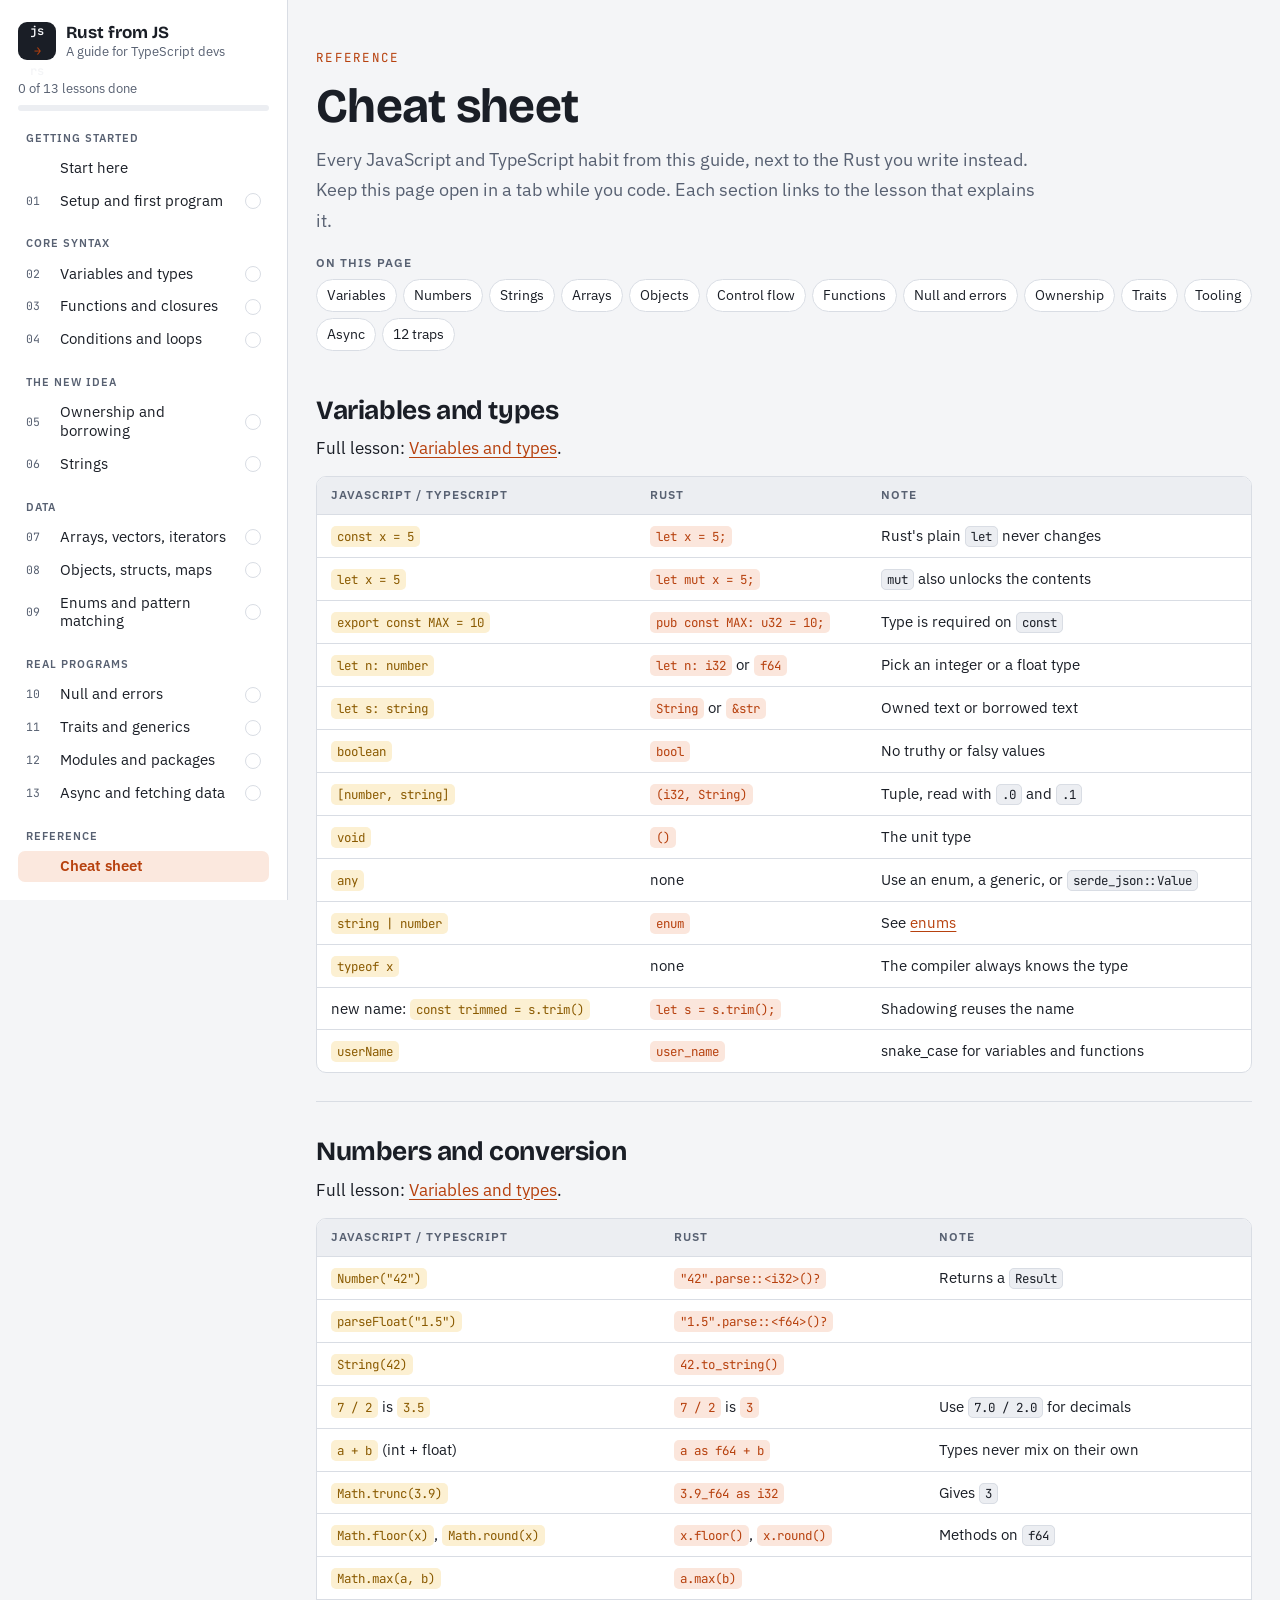
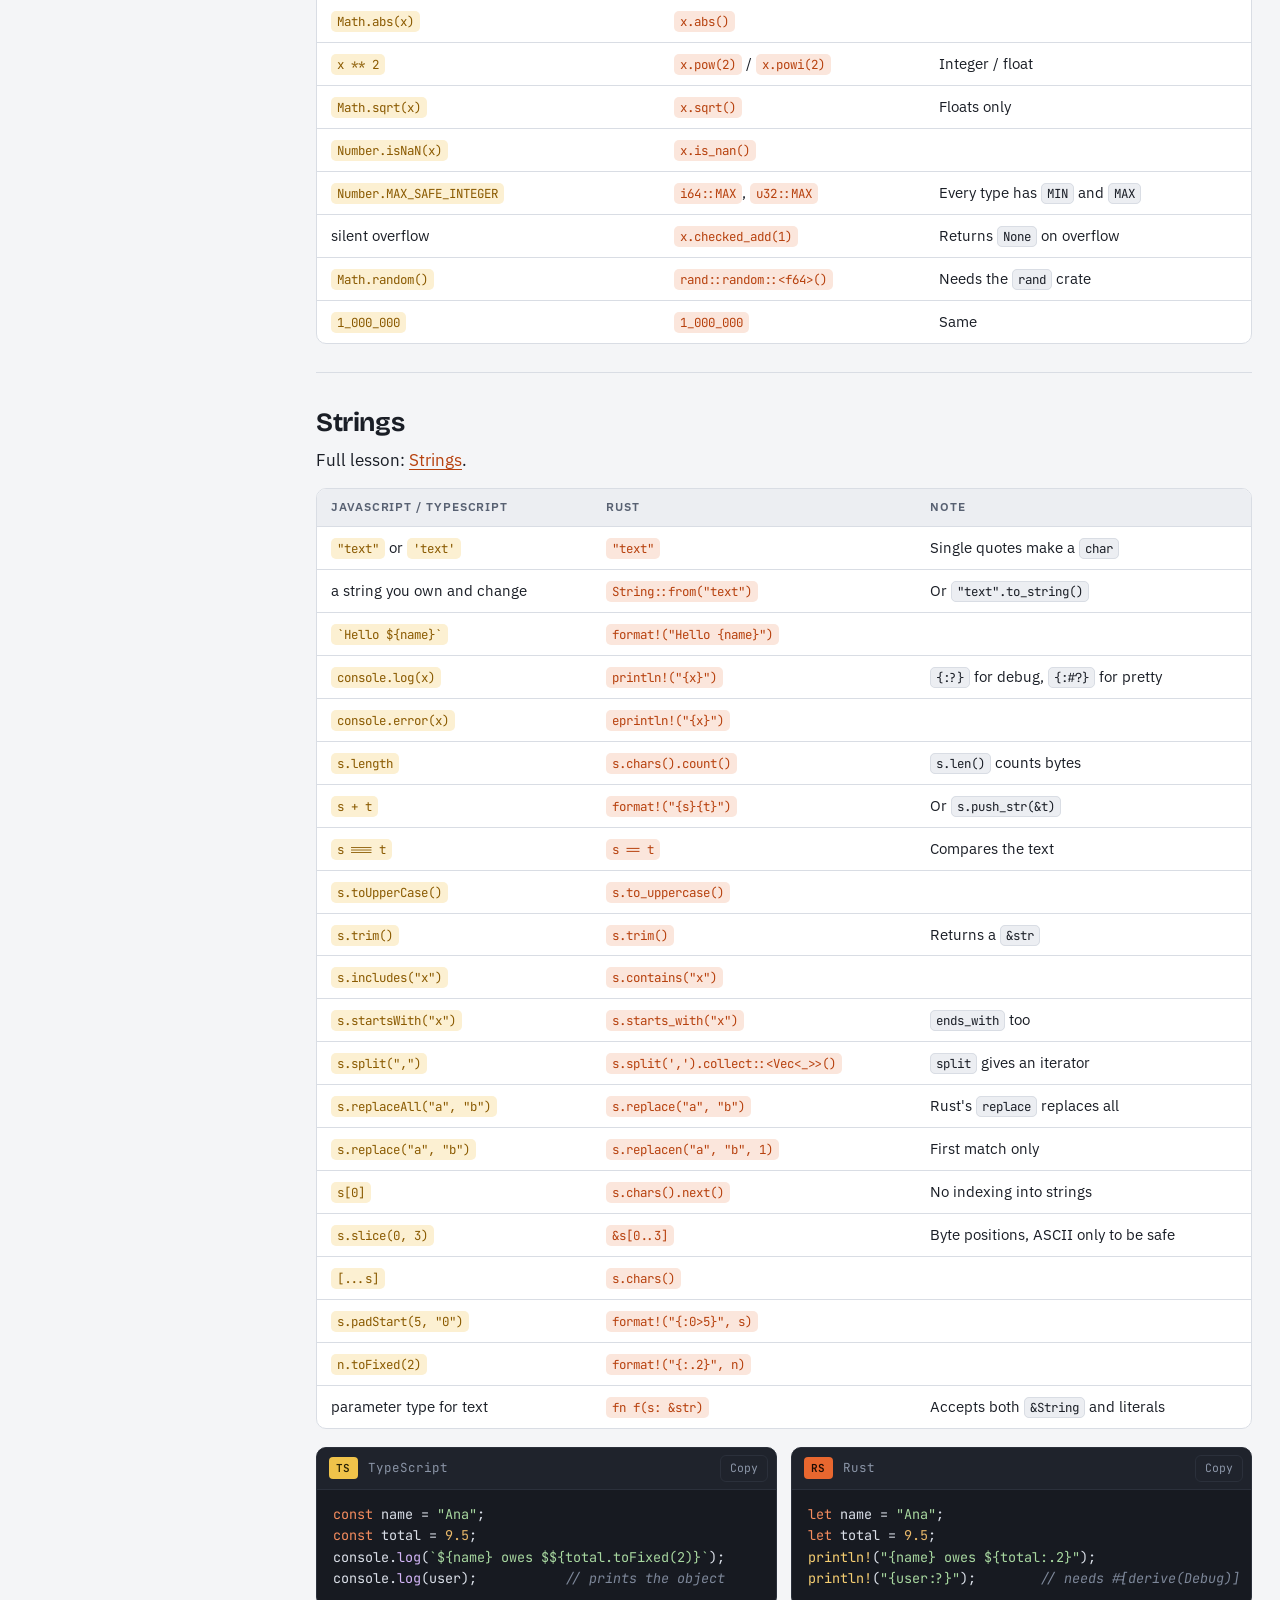
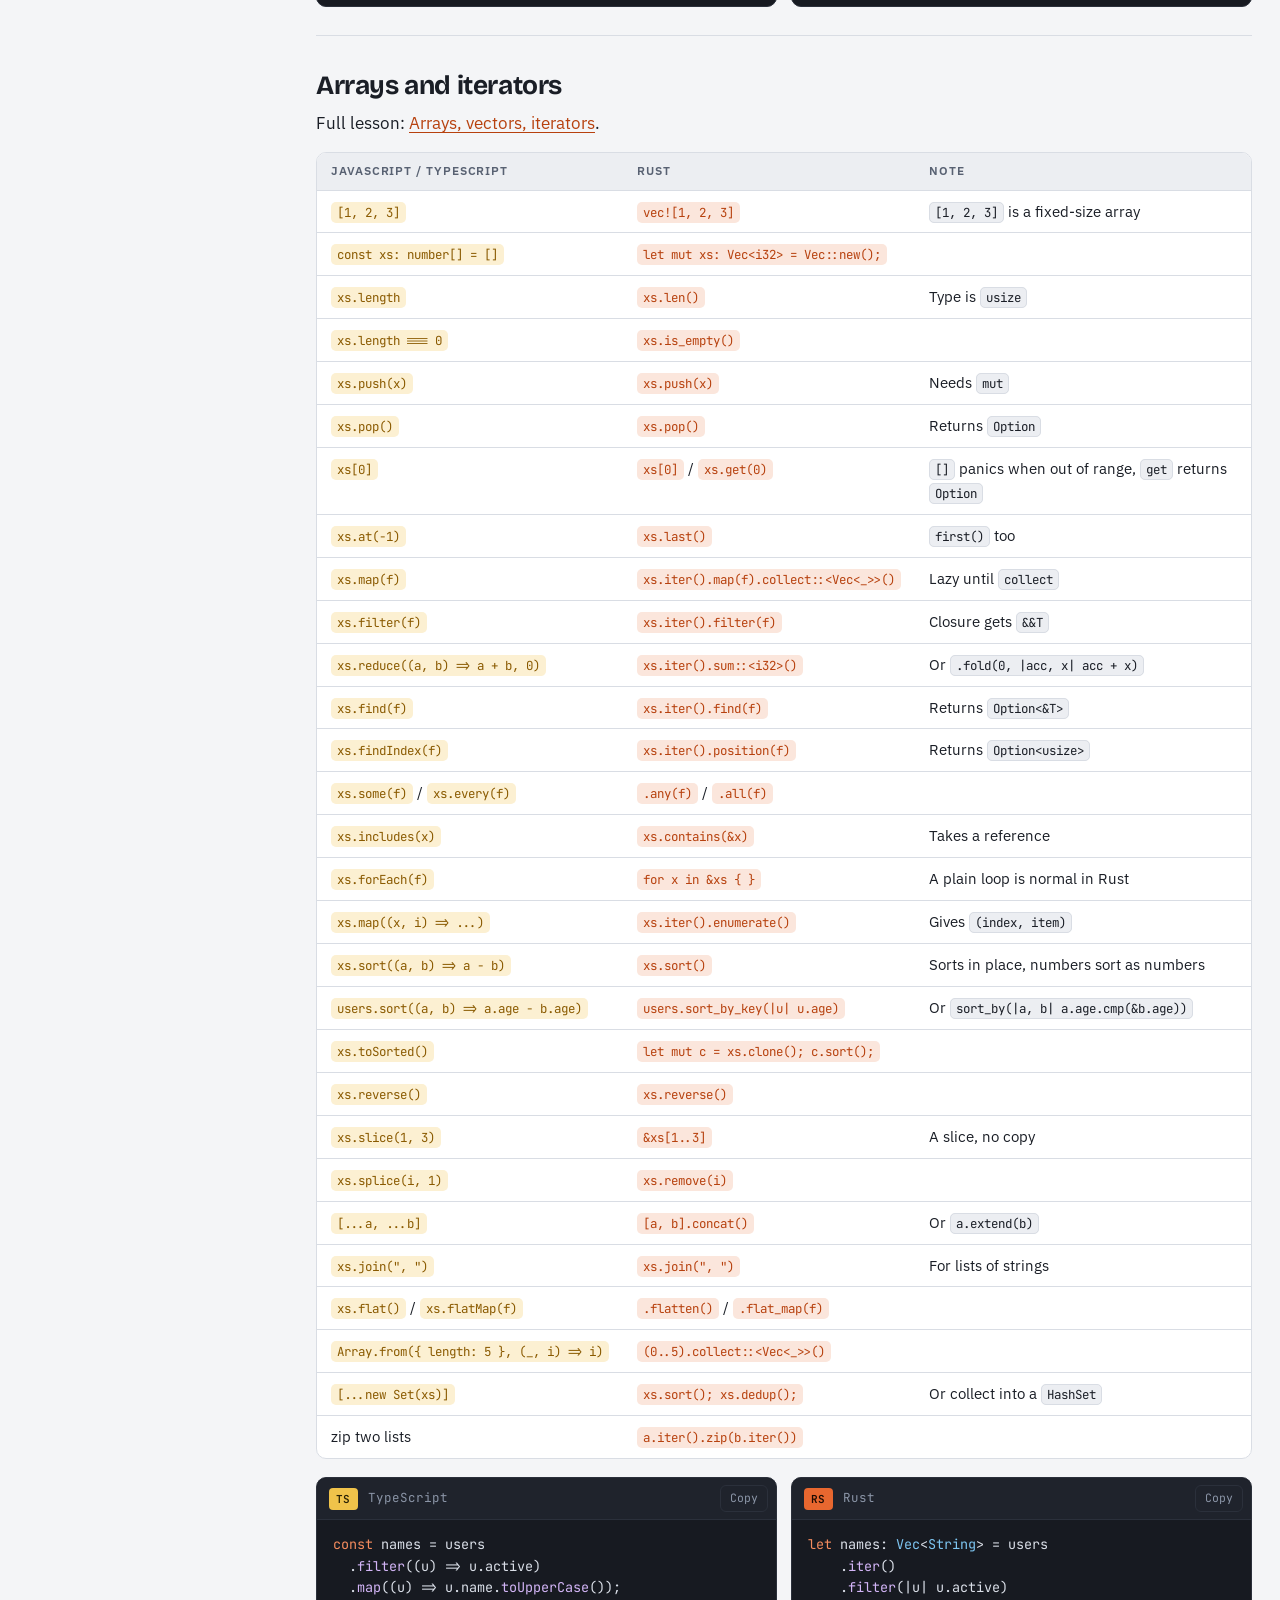
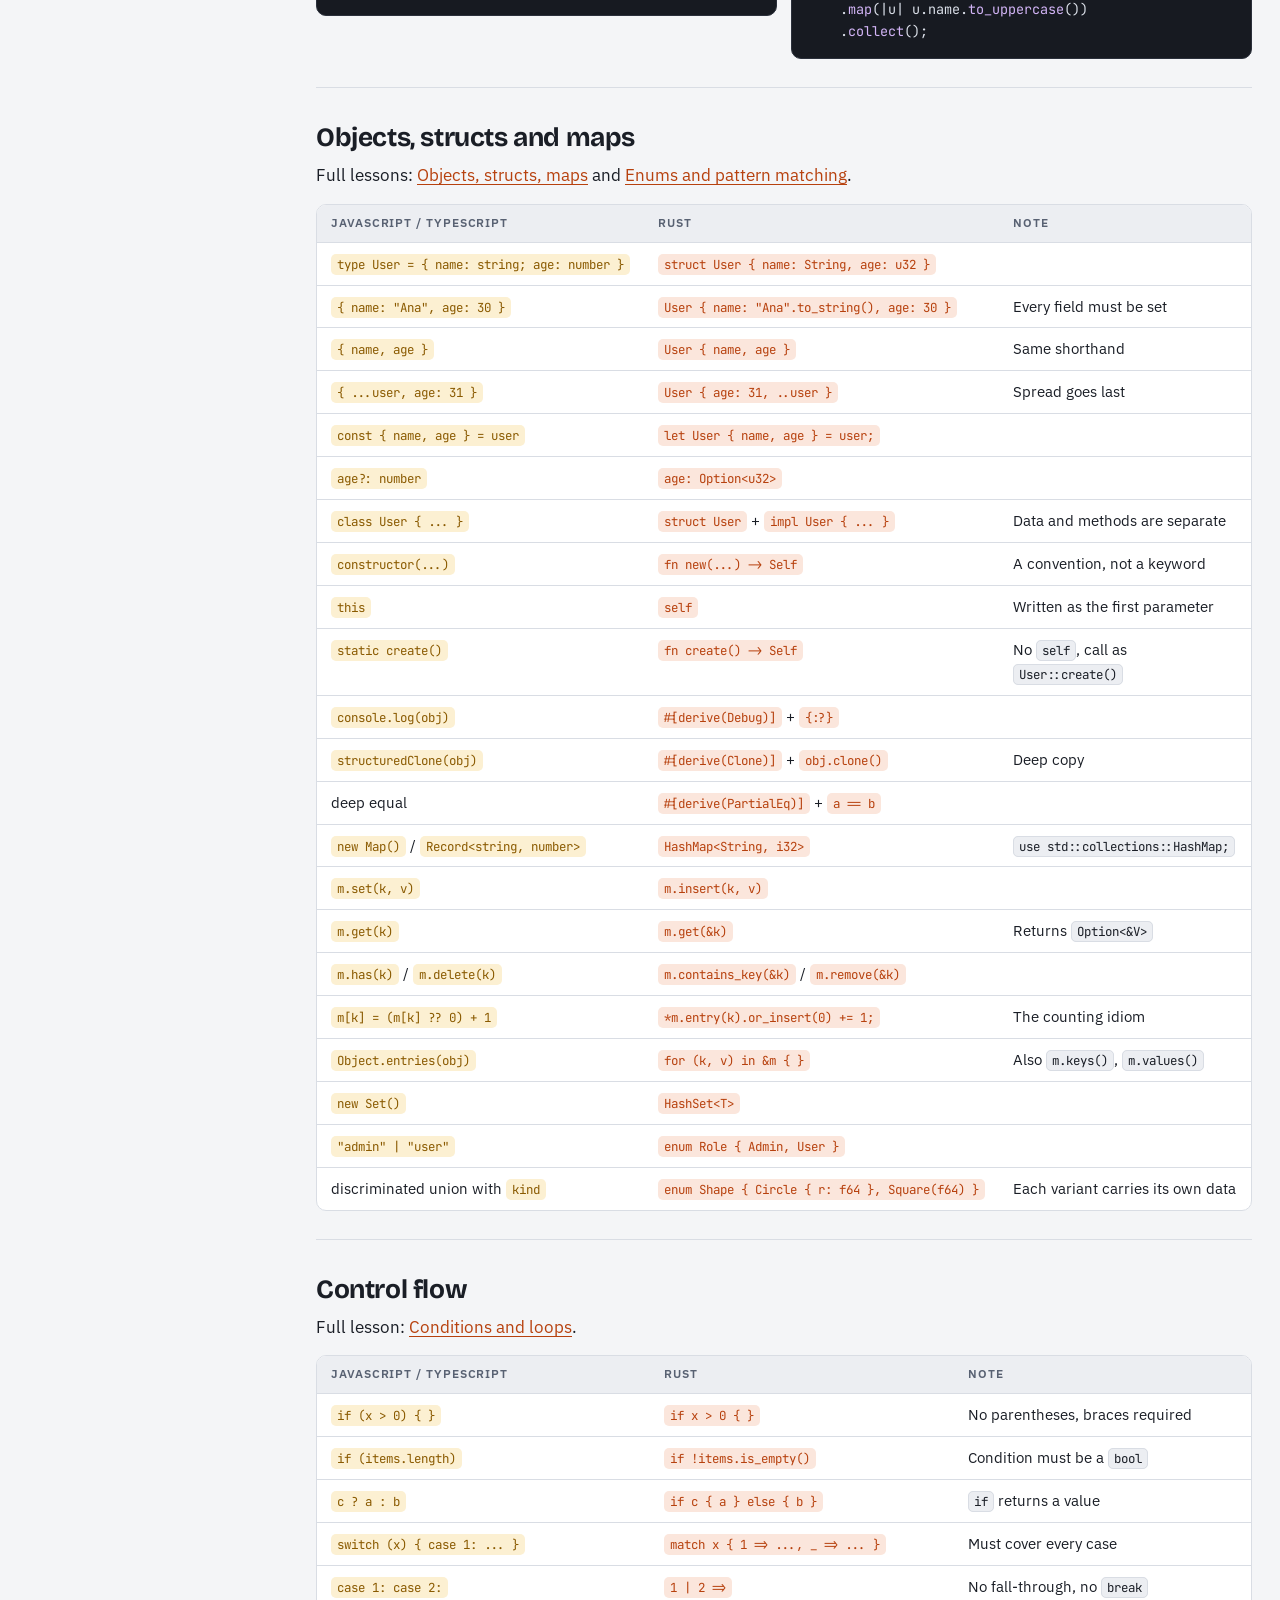
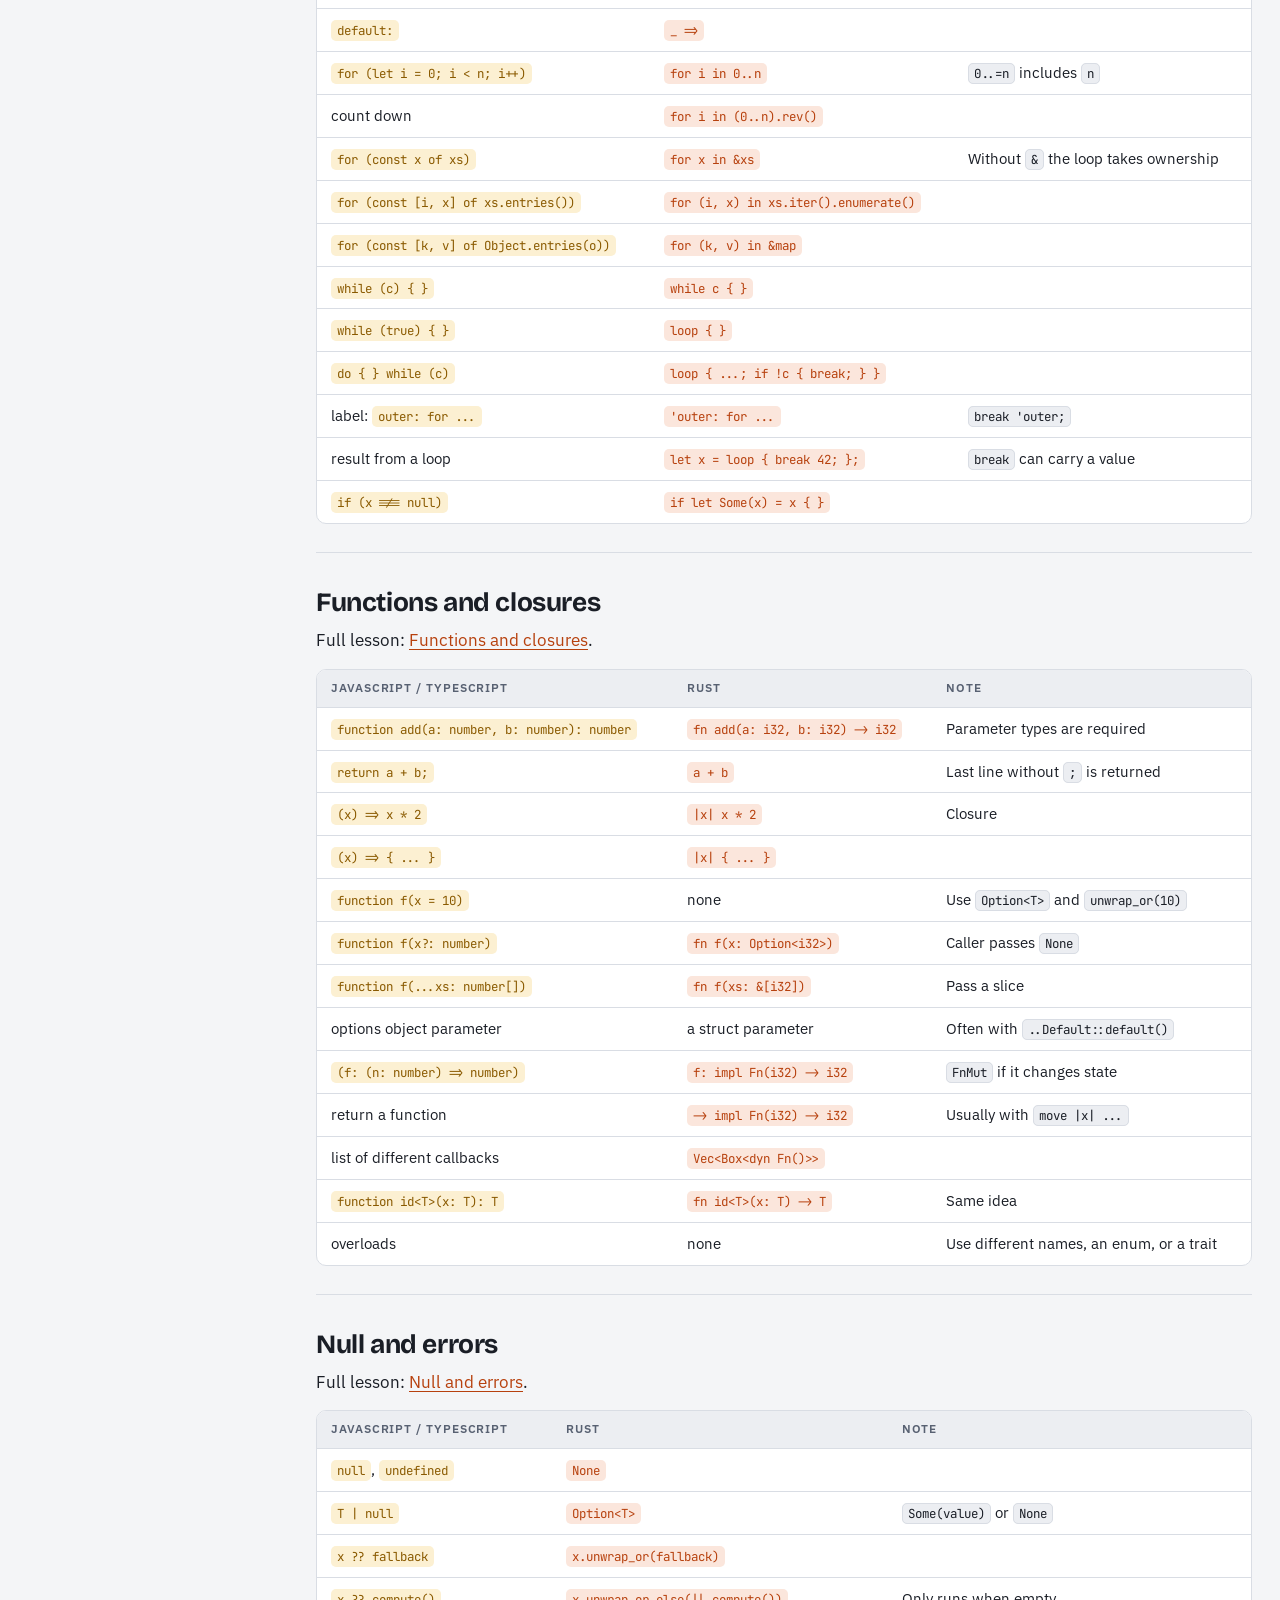
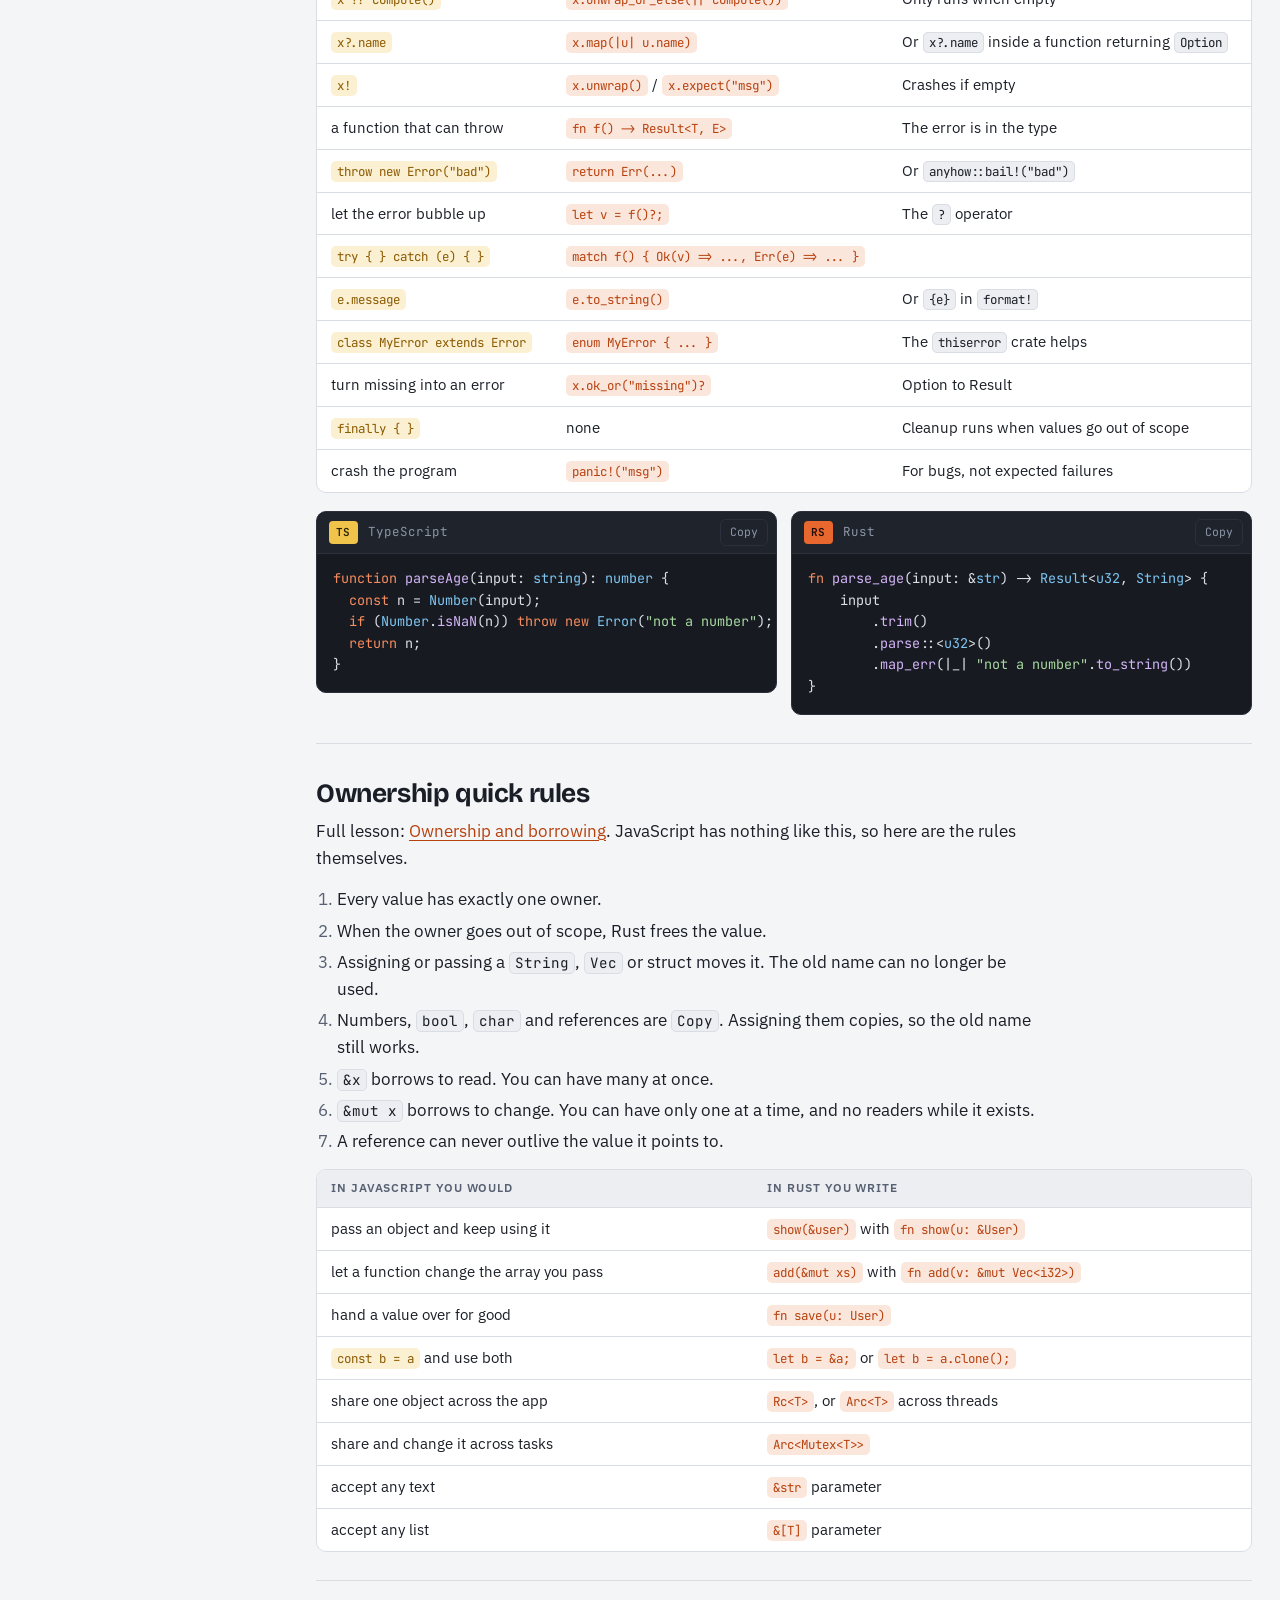
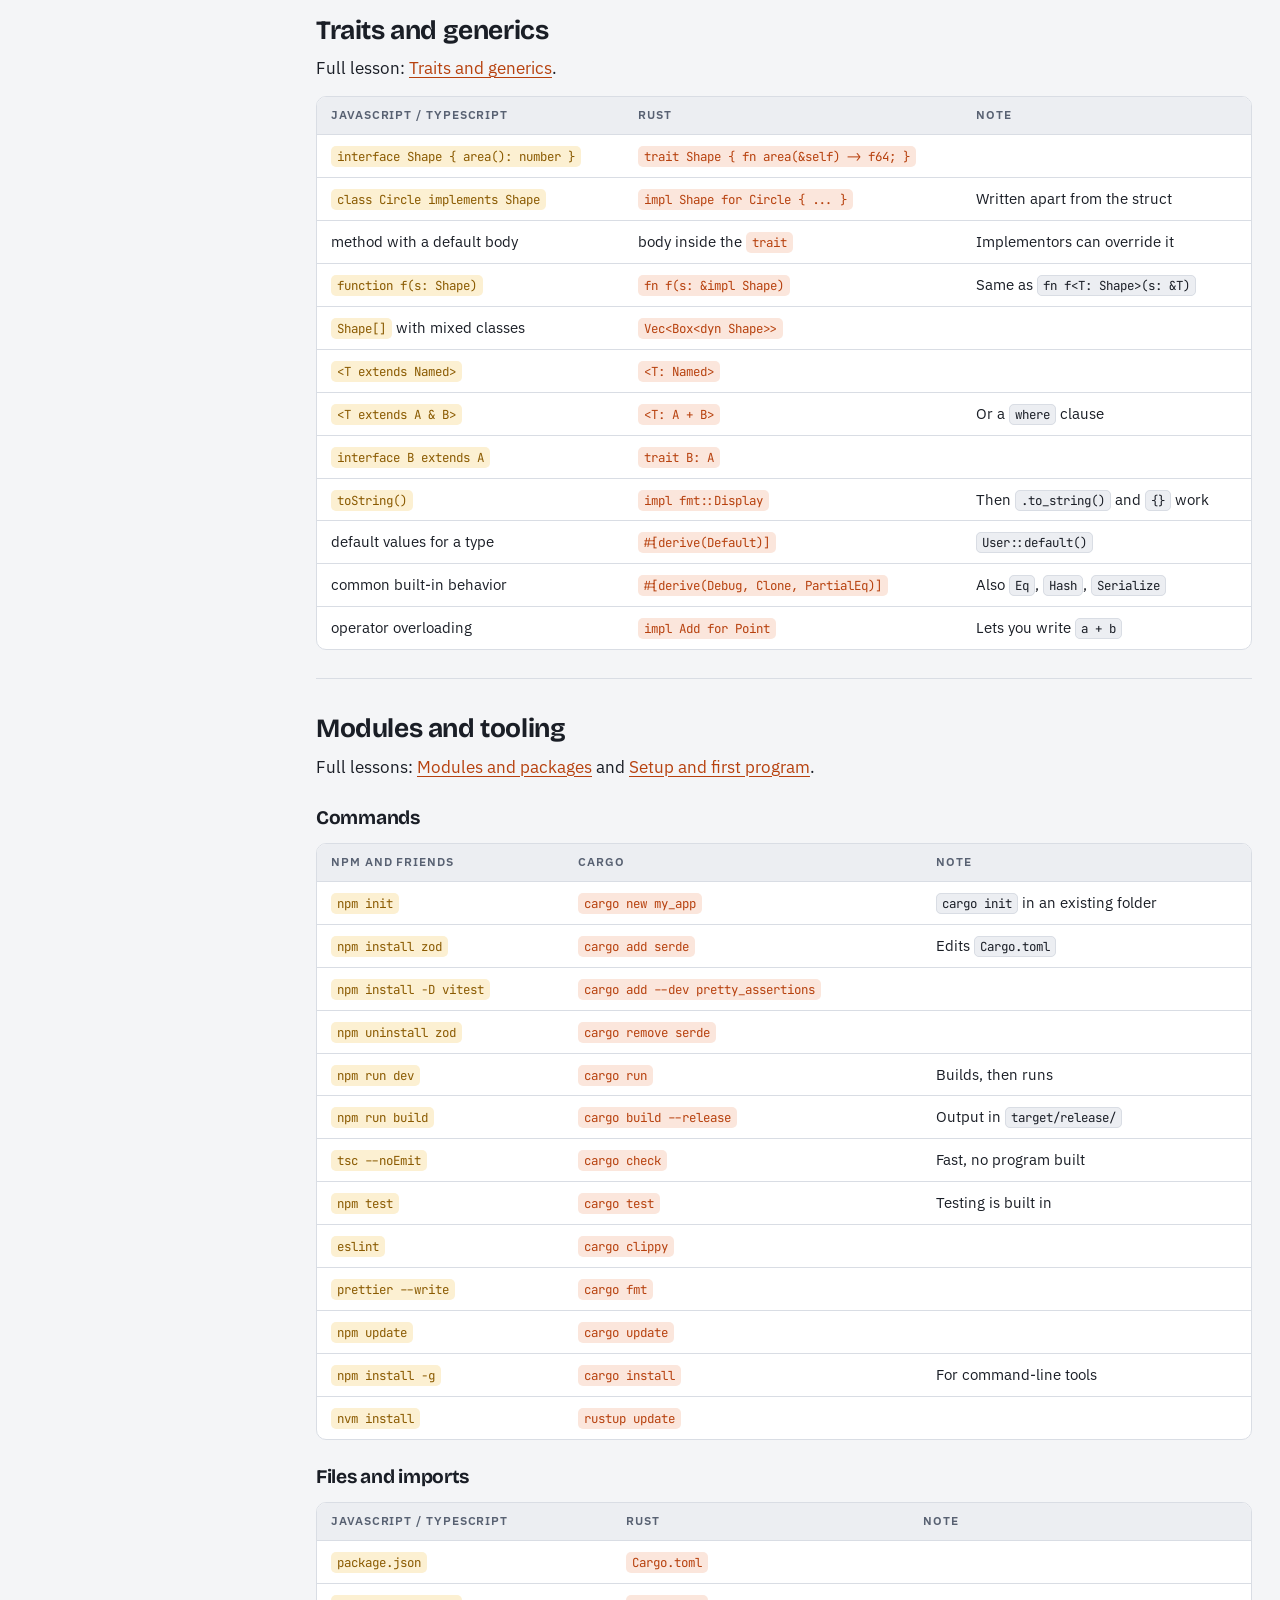
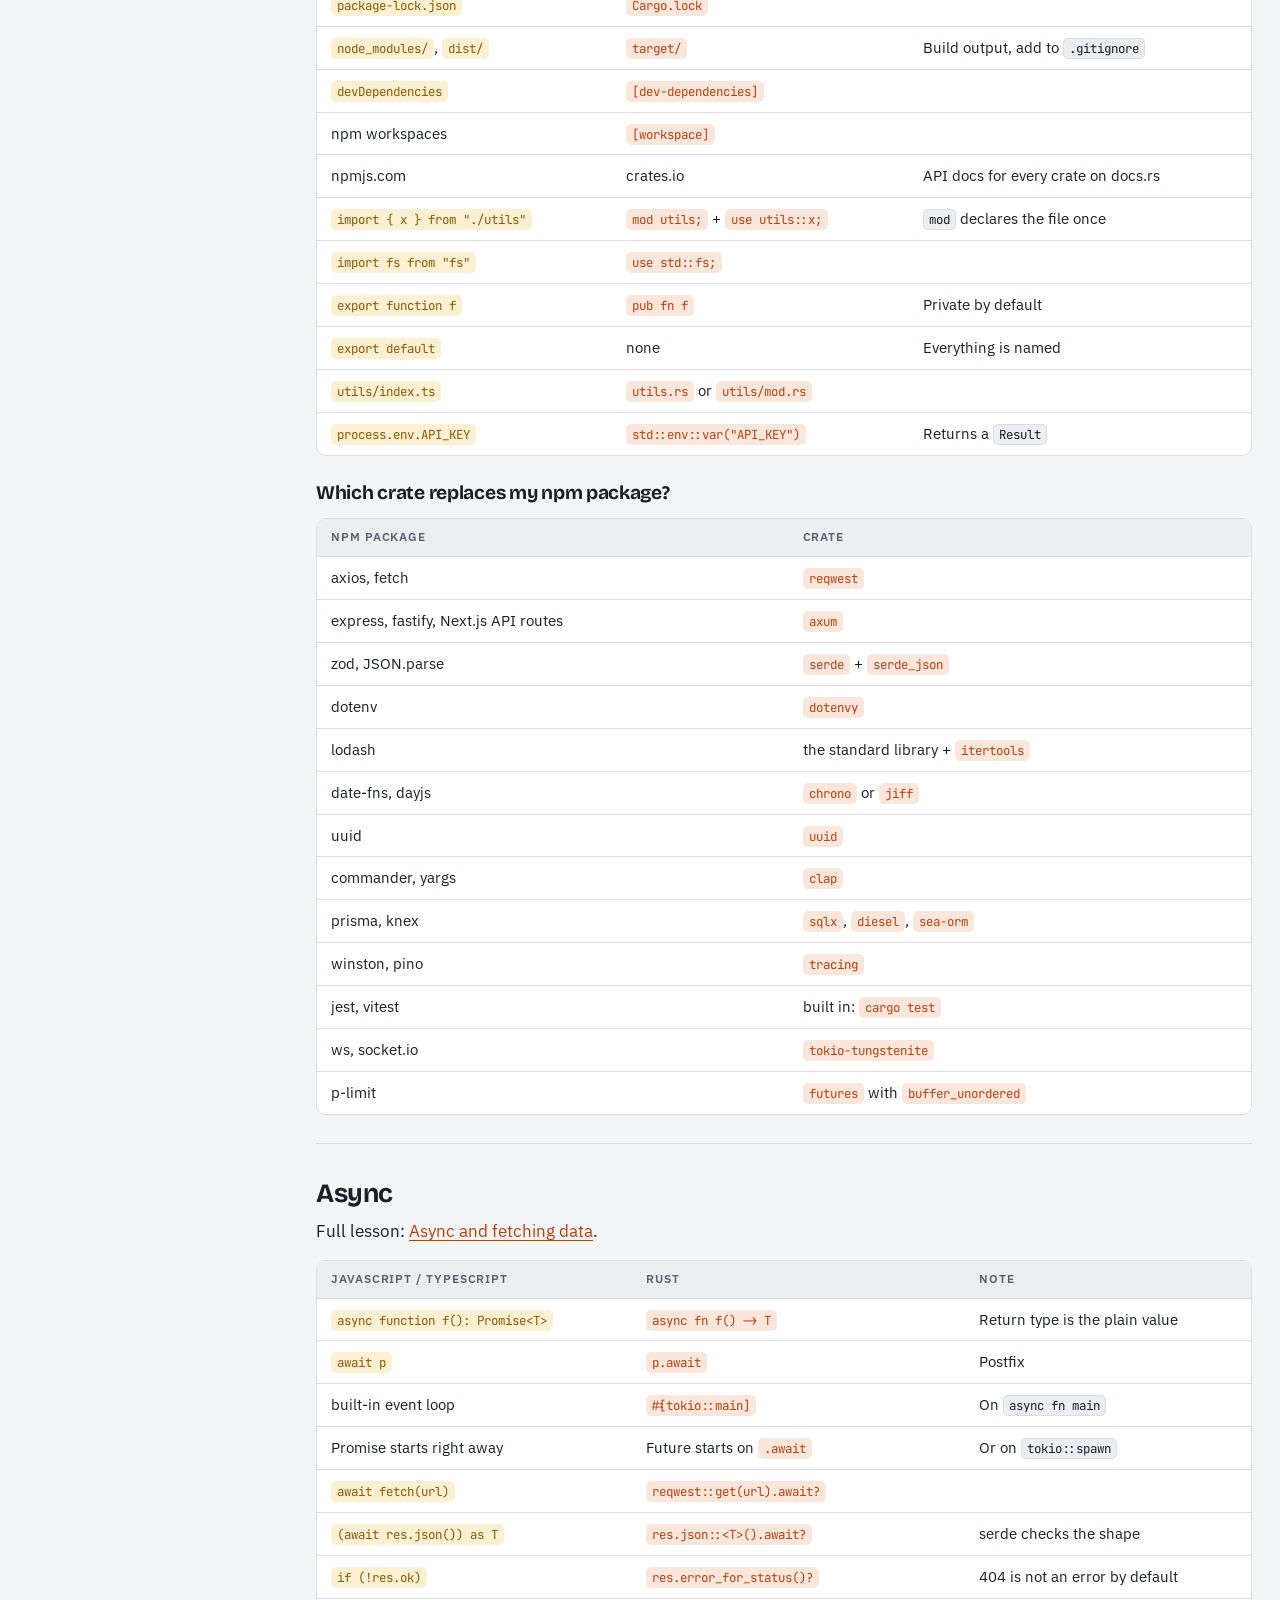
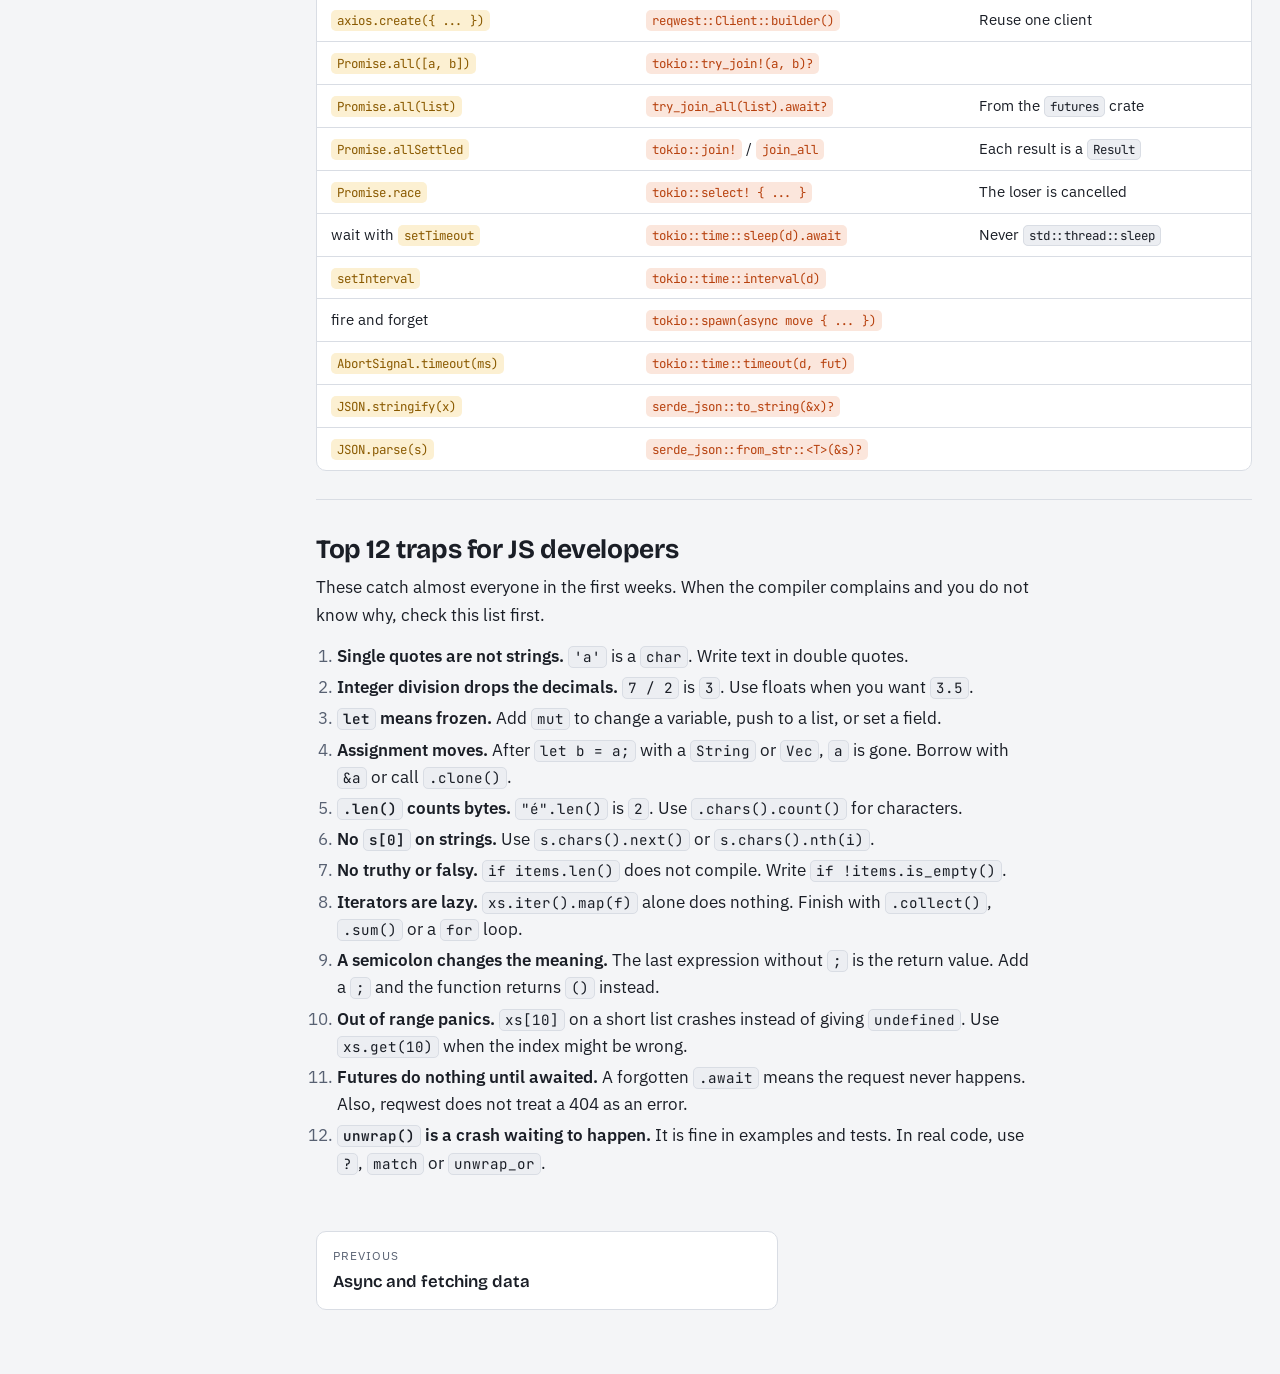
<file: cheatsheet.html>
<!doctype html>
<html lang="en">
<head>
<meta charset="utf-8">
<meta name="viewport" content="width=device-width, initial-scale=1">
<title>Cheat sheet · Rust from JS</title>
<link rel="preconnect" href="https://fonts.googleapis.com">
<link rel="preconnect" href="https://fonts.gstatic.com" crossorigin>
<link rel="stylesheet" href="https://fonts.googleapis.com/css2?family=Bricolage+Grotesque:opsz,wght@12..96,500;12..96,700&family=IBM+Plex+Sans:ital,wght@0,400;0,500;0,600;1,400&family=JetBrains+Mono:wght@400;600&display=swap">
<link rel="stylesheet" href="assets/style.css">
<script>try{var t=localStorage.getItem('rjs-theme');if(t)document.documentElement.setAttribute('data-theme',t)}catch(e){}</script>
</head>
<body data-page="cheatsheet.html">
<main class="lesson">

<header class="lesson-head">
  <p class="eyebrow">Reference</p>
  <h1>Cheat sheet</h1>
  <p class="lead">Every JavaScript and TypeScript habit from this guide, next to the Rust you write instead. Keep this page open in a tab while you code. Each section links to the lesson that explains it.</p>
</header>

<section>
  <h2 data-short="Variables">Variables and types</h2>
  <p>Full lesson: <a href="variables.html">Variables and types</a>.</p>
  <div class="table-wrap">
    <table>
      <thead><tr><th>JavaScript / TypeScript</th><th>Rust</th><th>Note</th></tr></thead>
      <tbody>
        <tr><td><code class="js">const x = 5</code></td><td><code class="rs">let x = 5;</code></td><td>Rust's plain <code>let</code> never changes</td></tr>
        <tr><td><code class="js">let x = 5</code></td><td><code class="rs">let mut x = 5;</code></td><td><code>mut</code> also unlocks the contents</td></tr>
        <tr><td><code class="js">export const MAX = 10</code></td><td><code class="rs">pub const MAX: u32 = 10;</code></td><td>Type is required on <code>const</code></td></tr>
        <tr><td><code class="js">let n: number</code></td><td><code class="rs">let n: i32</code> or <code class="rs">f64</code></td><td>Pick an integer or a float type</td></tr>
        <tr><td><code class="js">let s: string</code></td><td><code class="rs">String</code> or <code class="rs">&amp;str</code></td><td>Owned text or borrowed text</td></tr>
        <tr><td><code class="js">boolean</code></td><td><code class="rs">bool</code></td><td>No truthy or falsy values</td></tr>
        <tr><td><code class="js">[number, string]</code></td><td><code class="rs">(i32, String)</code></td><td>Tuple, read with <code>.0</code> and <code>.1</code></td></tr>
        <tr><td><code class="js">void</code></td><td><code class="rs">()</code></td><td>The unit type</td></tr>
        <tr><td><code class="js">any</code></td><td>none</td><td>Use an enum, a generic, or <code>serde_json::Value</code></td></tr>
        <tr><td><code class="js">string | number</code></td><td><code class="rs">enum</code></td><td>See <a href="enums.html">enums</a></td></tr>
        <tr><td><code class="js">typeof x</code></td><td>none</td><td>The compiler always knows the type</td></tr>
        <tr><td>new name: <code class="js">const trimmed = s.trim()</code></td><td><code class="rs">let s = s.trim();</code></td><td>Shadowing reuses the name</td></tr>
        <tr><td><code class="js">userName</code></td><td><code class="rs">user_name</code></td><td>snake_case for variables and functions</td></tr>
      </tbody>
    </table>
  </div>
</section>

<section>
  <h2 data-short="Numbers">Numbers and conversion</h2>
  <p>Full lesson: <a href="variables.html#numbers-come-in-many-sizes">Variables and types</a>.</p>
  <div class="table-wrap">
    <table>
      <thead><tr><th>JavaScript / TypeScript</th><th>Rust</th><th>Note</th></tr></thead>
      <tbody>
        <tr><td><code class="js">Number("42")</code></td><td><code class="rs">"42".parse::&lt;i32&gt;()?</code></td><td>Returns a <code>Result</code></td></tr>
        <tr><td><code class="js">parseFloat("1.5")</code></td><td><code class="rs">"1.5".parse::&lt;f64&gt;()?</code></td><td></td></tr>
        <tr><td><code class="js">String(42)</code></td><td><code class="rs">42.to_string()</code></td><td></td></tr>
        <tr><td><code class="js">7 / 2</code> is <code class="js">3.5</code></td><td><code class="rs">7 / 2</code> is <code class="rs">3</code></td><td>Use <code>7.0 / 2.0</code> for decimals</td></tr>
        <tr><td><code class="js">a + b</code> (int + float)</td><td><code class="rs">a as f64 + b</code></td><td>Types never mix on their own</td></tr>
        <tr><td><code class="js">Math.trunc(3.9)</code></td><td><code class="rs">3.9_f64 as i32</code></td><td>Gives <code>3</code></td></tr>
        <tr><td><code class="js">Math.floor(x)</code>, <code class="js">Math.round(x)</code></td><td><code class="rs">x.floor()</code>, <code class="rs">x.round()</code></td><td>Methods on <code>f64</code></td></tr>
        <tr><td><code class="js">Math.max(a, b)</code></td><td><code class="rs">a.max(b)</code></td><td></td></tr>
        <tr><td><code class="js">Math.abs(x)</code></td><td><code class="rs">x.abs()</code></td><td></td></tr>
        <tr><td><code class="js">x ** 2</code></td><td><code class="rs">x.pow(2)</code> / <code class="rs">x.powi(2)</code></td><td>Integer / float</td></tr>
        <tr><td><code class="js">Math.sqrt(x)</code></td><td><code class="rs">x.sqrt()</code></td><td>Floats only</td></tr>
        <tr><td><code class="js">Number.isNaN(x)</code></td><td><code class="rs">x.is_nan()</code></td><td></td></tr>
        <tr><td><code class="js">Number.MAX_SAFE_INTEGER</code></td><td><code class="rs">i64::MAX</code>, <code class="rs">u32::MAX</code></td><td>Every type has <code>MIN</code> and <code>MAX</code></td></tr>
        <tr><td>silent overflow</td><td><code class="rs">x.checked_add(1)</code></td><td>Returns <code>None</code> on overflow</td></tr>
        <tr><td><code class="js">Math.random()</code></td><td><code class="rs">rand::random::&lt;f64&gt;()</code></td><td>Needs the <code>rand</code> crate</td></tr>
        <tr><td><code class="js">1_000_000</code></td><td><code class="rs">1_000_000</code></td><td>Same</td></tr>
      </tbody>
    </table>
  </div>
</section>

<section>
  <h2>Strings</h2>
  <p>Full lesson: <a href="strings.html">Strings</a>.</p>
  <div class="table-wrap">
    <table>
      <thead><tr><th>JavaScript / TypeScript</th><th>Rust</th><th>Note</th></tr></thead>
      <tbody>
        <tr><td><code class="js">"text"</code> or <code class="js">'text'</code></td><td><code class="rs">"text"</code></td><td>Single quotes make a <code>char</code></td></tr>
        <tr><td>a string you own and change</td><td><code class="rs">String::from("text")</code></td><td>Or <code>"text".to_string()</code></td></tr>
        <tr><td><code class="js">`Hello ${name}`</code></td><td><code class="rs">format!("Hello {name}")</code></td><td></td></tr>
        <tr><td><code class="js">console.log(x)</code></td><td><code class="rs">println!("{x}")</code></td><td><code>{:?}</code> for debug, <code>{:#?}</code> for pretty</td></tr>
        <tr><td><code class="js">console.error(x)</code></td><td><code class="rs">eprintln!("{x}")</code></td><td></td></tr>
        <tr><td><code class="js">s.length</code></td><td><code class="rs">s.chars().count()</code></td><td><code>s.len()</code> counts bytes</td></tr>
        <tr><td><code class="js">s + t</code></td><td><code class="rs">format!("{s}{t}")</code></td><td>Or <code>s.push_str(&amp;t)</code></td></tr>
        <tr><td><code class="js">s === t</code></td><td><code class="rs">s == t</code></td><td>Compares the text</td></tr>
        <tr><td><code class="js">s.toUpperCase()</code></td><td><code class="rs">s.to_uppercase()</code></td><td></td></tr>
        <tr><td><code class="js">s.trim()</code></td><td><code class="rs">s.trim()</code></td><td>Returns a <code>&amp;str</code></td></tr>
        <tr><td><code class="js">s.includes("x")</code></td><td><code class="rs">s.contains("x")</code></td><td></td></tr>
        <tr><td><code class="js">s.startsWith("x")</code></td><td><code class="rs">s.starts_with("x")</code></td><td><code>ends_with</code> too</td></tr>
        <tr><td><code class="js">s.split(",")</code></td><td><code class="rs">s.split(',').collect::&lt;Vec&lt;_&gt;&gt;()</code></td><td><code>split</code> gives an iterator</td></tr>
        <tr><td><code class="js">s.replaceAll("a", "b")</code></td><td><code class="rs">s.replace("a", "b")</code></td><td>Rust's <code>replace</code> replaces all</td></tr>
        <tr><td><code class="js">s.replace("a", "b")</code></td><td><code class="rs">s.replacen("a", "b", 1)</code></td><td>First match only</td></tr>
        <tr><td><code class="js">s[0]</code></td><td><code class="rs">s.chars().next()</code></td><td>No indexing into strings</td></tr>
        <tr><td><code class="js">s.slice(0, 3)</code></td><td><code class="rs">&amp;s[0..3]</code></td><td>Byte positions, ASCII only to be safe</td></tr>
        <tr><td><code class="js">[...s]</code></td><td><code class="rs">s.chars()</code></td><td></td></tr>
        <tr><td><code class="js">s.padStart(5, "0")</code></td><td><code class="rs">format!("{:0&gt;5}", s)</code></td><td></td></tr>
        <tr><td><code class="js">n.toFixed(2)</code></td><td><code class="rs">format!("{:.2}", n)</code></td><td></td></tr>
        <tr><td>parameter type for text</td><td><code class="rs">fn f(s: &amp;str)</code></td><td>Accepts both <code>&amp;String</code> and literals</td></tr>
      </tbody>
    </table>
  </div>
  <div class="compare">
<script type="text/x-code" data-lang="ts">
const name = "Ana";
const total = 9.5;
console.log(`${name} owes $${total.toFixed(2)}`);
console.log(user);           // prints the object
</script>
<script type="text/x-code" data-lang="rust">
let name = "Ana";
let total = 9.5;
println!("{name} owes ${total:.2}");
println!("{user:?}");        // needs #[derive(Debug)]
</script>
  </div>
</section>

<section>
  <h2 data-short="Arrays">Arrays and iterators</h2>
  <p>Full lesson: <a href="arrays.html">Arrays, vectors, iterators</a>.</p>
  <div class="table-wrap">
    <table>
      <thead><tr><th>JavaScript / TypeScript</th><th>Rust</th><th>Note</th></tr></thead>
      <tbody>
        <tr><td><code class="js">[1, 2, 3]</code></td><td><code class="rs">vec![1, 2, 3]</code></td><td><code>[1, 2, 3]</code> is a fixed-size array</td></tr>
        <tr><td><code class="js">const xs: number[] = []</code></td><td><code class="rs">let mut xs: Vec&lt;i32&gt; = Vec::new();</code></td><td></td></tr>
        <tr><td><code class="js">xs.length</code></td><td><code class="rs">xs.len()</code></td><td>Type is <code>usize</code></td></tr>
        <tr><td><code class="js">xs.length === 0</code></td><td><code class="rs">xs.is_empty()</code></td><td></td></tr>
        <tr><td><code class="js">xs.push(x)</code></td><td><code class="rs">xs.push(x)</code></td><td>Needs <code>mut</code></td></tr>
        <tr><td><code class="js">xs.pop()</code></td><td><code class="rs">xs.pop()</code></td><td>Returns <code>Option</code></td></tr>
        <tr><td><code class="js">xs[0]</code></td><td><code class="rs">xs[0]</code> / <code class="rs">xs.get(0)</code></td><td><code>[]</code> panics when out of range, <code>get</code> returns <code>Option</code></td></tr>
        <tr><td><code class="js">xs.at(-1)</code></td><td><code class="rs">xs.last()</code></td><td><code>first()</code> too</td></tr>
        <tr><td><code class="js">xs.map(f)</code></td><td><code class="rs">xs.iter().map(f).collect::&lt;Vec&lt;_&gt;&gt;()</code></td><td>Lazy until <code>collect</code></td></tr>
        <tr><td><code class="js">xs.filter(f)</code></td><td><code class="rs">xs.iter().filter(f)</code></td><td>Closure gets <code>&amp;&amp;T</code></td></tr>
        <tr><td><code class="js">xs.reduce((a, b) =&gt; a + b, 0)</code></td><td><code class="rs">xs.iter().sum::&lt;i32&gt;()</code></td><td>Or <code>.fold(0, |acc, x| acc + x)</code></td></tr>
        <tr><td><code class="js">xs.find(f)</code></td><td><code class="rs">xs.iter().find(f)</code></td><td>Returns <code>Option&lt;&amp;T&gt;</code></td></tr>
        <tr><td><code class="js">xs.findIndex(f)</code></td><td><code class="rs">xs.iter().position(f)</code></td><td>Returns <code>Option&lt;usize&gt;</code></td></tr>
        <tr><td><code class="js">xs.some(f)</code> / <code class="js">xs.every(f)</code></td><td><code class="rs">.any(f)</code> / <code class="rs">.all(f)</code></td><td></td></tr>
        <tr><td><code class="js">xs.includes(x)</code></td><td><code class="rs">xs.contains(&amp;x)</code></td><td>Takes a reference</td></tr>
        <tr><td><code class="js">xs.forEach(f)</code></td><td><code class="rs">for x in &amp;xs { }</code></td><td>A plain loop is normal in Rust</td></tr>
        <tr><td><code class="js">xs.map((x, i) =&gt; ...)</code></td><td><code class="rs">xs.iter().enumerate()</code></td><td>Gives <code>(index, item)</code></td></tr>
        <tr><td><code class="js">xs.sort((a, b) =&gt; a - b)</code></td><td><code class="rs">xs.sort()</code></td><td>Sorts in place, numbers sort as numbers</td></tr>
        <tr><td><code class="js">users.sort((a, b) =&gt; a.age - b.age)</code></td><td><code class="rs">users.sort_by_key(|u| u.age)</code></td><td>Or <code>sort_by(|a, b| a.age.cmp(&amp;b.age))</code></td></tr>
        <tr><td><code class="js">xs.toSorted()</code></td><td><code class="rs">let mut c = xs.clone(); c.sort();</code></td><td></td></tr>
        <tr><td><code class="js">xs.reverse()</code></td><td><code class="rs">xs.reverse()</code></td><td></td></tr>
        <tr><td><code class="js">xs.slice(1, 3)</code></td><td><code class="rs">&amp;xs[1..3]</code></td><td>A slice, no copy</td></tr>
        <tr><td><code class="js">xs.splice(i, 1)</code></td><td><code class="rs">xs.remove(i)</code></td><td></td></tr>
        <tr><td><code class="js">[...a, ...b]</code></td><td><code class="rs">[a, b].concat()</code></td><td>Or <code>a.extend(b)</code></td></tr>
        <tr><td><code class="js">xs.join(", ")</code></td><td><code class="rs">xs.join(", ")</code></td><td>For lists of strings</td></tr>
        <tr><td><code class="js">xs.flat()</code> / <code class="js">xs.flatMap(f)</code></td><td><code class="rs">.flatten()</code> / <code class="rs">.flat_map(f)</code></td><td></td></tr>
        <tr><td><code class="js">Array.from({ length: 5 }, (_, i) =&gt; i)</code></td><td><code class="rs">(0..5).collect::&lt;Vec&lt;_&gt;&gt;()</code></td><td></td></tr>
        <tr><td><code class="js">[...new Set(xs)]</code></td><td><code class="rs">xs.sort(); xs.dedup();</code></td><td>Or collect into a <code>HashSet</code></td></tr>
        <tr><td>zip two lists</td><td><code class="rs">a.iter().zip(b.iter())</code></td><td></td></tr>
      </tbody>
    </table>
  </div>
  <div class="compare">
<script type="text/x-code" data-lang="ts">
const names = users
  .filter((u) => u.active)
  .map((u) => u.name.toUpperCase());
</script>
<script type="text/x-code" data-lang="rust">
let names: Vec<String> = users
    .iter()
    .filter(|u| u.active)
    .map(|u| u.name.to_uppercase())
    .collect();
</script>
  </div>
</section>

<section>
  <h2 data-short="Objects">Objects, structs and maps</h2>
  <p>Full lessons: <a href="objects.html">Objects, structs, maps</a> and <a href="enums.html">Enums and pattern matching</a>.</p>
  <div class="table-wrap">
    <table>
      <thead><tr><th>JavaScript / TypeScript</th><th>Rust</th><th>Note</th></tr></thead>
      <tbody>
        <tr><td><code class="js">type User = { name: string; age: number }</code></td><td><code class="rs">struct User { name: String, age: u32 }</code></td><td></td></tr>
        <tr><td><code class="js">{ name: "Ana", age: 30 }</code></td><td><code class="rs">User { name: "Ana".to_string(), age: 30 }</code></td><td>Every field must be set</td></tr>
        <tr><td><code class="js">{ name, age }</code></td><td><code class="rs">User { name, age }</code></td><td>Same shorthand</td></tr>
        <tr><td><code class="js">{ ...user, age: 31 }</code></td><td><code class="rs">User { age: 31, ..user }</code></td><td>Spread goes last</td></tr>
        <tr><td><code class="js">const { name, age } = user</code></td><td><code class="rs">let User { name, age } = user;</code></td><td></td></tr>
        <tr><td><code class="js">age?: number</code></td><td><code class="rs">age: Option&lt;u32&gt;</code></td><td></td></tr>
        <tr><td><code class="js">class User { ... }</code></td><td><code class="rs">struct User</code> + <code class="rs">impl User { ... }</code></td><td>Data and methods are separate</td></tr>
        <tr><td><code class="js">constructor(...)</code></td><td><code class="rs">fn new(...) -&gt; Self</code></td><td>A convention, not a keyword</td></tr>
        <tr><td><code class="js">this</code></td><td><code class="rs">self</code></td><td>Written as the first parameter</td></tr>
        <tr><td><code class="js">static create()</code></td><td><code class="rs">fn create() -&gt; Self</code></td><td>No <code>self</code>, call as <code>User::create()</code></td></tr>
        <tr><td><code class="js">console.log(obj)</code></td><td><code class="rs">#[derive(Debug)]</code> + <code class="rs">{:?}</code></td><td></td></tr>
        <tr><td><code class="js">structuredClone(obj)</code></td><td><code class="rs">#[derive(Clone)]</code> + <code class="rs">obj.clone()</code></td><td>Deep copy</td></tr>
        <tr><td>deep equal</td><td><code class="rs">#[derive(PartialEq)]</code> + <code class="rs">a == b</code></td><td></td></tr>
        <tr><td><code class="js">new Map()</code> / <code class="js">Record&lt;string, number&gt;</code></td><td><code class="rs">HashMap&lt;String, i32&gt;</code></td><td><code>use std::collections::HashMap;</code></td></tr>
        <tr><td><code class="js">m.set(k, v)</code></td><td><code class="rs">m.insert(k, v)</code></td><td></td></tr>
        <tr><td><code class="js">m.get(k)</code></td><td><code class="rs">m.get(&amp;k)</code></td><td>Returns <code>Option&lt;&amp;V&gt;</code></td></tr>
        <tr><td><code class="js">m.has(k)</code> / <code class="js">m.delete(k)</code></td><td><code class="rs">m.contains_key(&amp;k)</code> / <code class="rs">m.remove(&amp;k)</code></td><td></td></tr>
        <tr><td><code class="js">m[k] = (m[k] ?? 0) + 1</code></td><td><code class="rs">*m.entry(k).or_insert(0) += 1;</code></td><td>The counting idiom</td></tr>
        <tr><td><code class="js">Object.entries(obj)</code></td><td><code class="rs">for (k, v) in &amp;m { }</code></td><td>Also <code>m.keys()</code>, <code>m.values()</code></td></tr>
        <tr><td><code class="js">new Set()</code></td><td><code class="rs">HashSet&lt;T&gt;</code></td><td></td></tr>
        <tr><td><code class="js">"admin" | "user"</code></td><td><code class="rs">enum Role { Admin, User }</code></td><td></td></tr>
        <tr><td>discriminated union with <code class="js">kind</code></td><td><code class="rs">enum Shape { Circle { r: f64 }, Square(f64) }</code></td><td>Each variant carries its own data</td></tr>
      </tbody>
    </table>
  </div>
</section>

<section>
  <h2 data-short="Control flow">Control flow</h2>
  <p>Full lesson: <a href="control-flow.html">Conditions and loops</a>.</p>
  <div class="table-wrap">
    <table>
      <thead><tr><th>JavaScript / TypeScript</th><th>Rust</th><th>Note</th></tr></thead>
      <tbody>
        <tr><td><code class="js">if (x &gt; 0) { }</code></td><td><code class="rs">if x &gt; 0 { }</code></td><td>No parentheses, braces required</td></tr>
        <tr><td><code class="js">if (items.length)</code></td><td><code class="rs">if !items.is_empty()</code></td><td>Condition must be a <code>bool</code></td></tr>
        <tr><td><code class="js">c ? a : b</code></td><td><code class="rs">if c { a } else { b }</code></td><td><code>if</code> returns a value</td></tr>
        <tr><td><code class="js">switch (x) { case 1: ... }</code></td><td><code class="rs">match x { 1 =&gt; ..., _ =&gt; ... }</code></td><td>Must cover every case</td></tr>
        <tr><td><code class="js">case 1: case 2:</code></td><td><code class="rs">1 | 2 =&gt;</code></td><td>No fall-through, no <code>break</code></td></tr>
        <tr><td><code class="js">default:</code></td><td><code class="rs">_ =&gt;</code></td><td></td></tr>
        <tr><td><code class="js">for (let i = 0; i &lt; n; i++)</code></td><td><code class="rs">for i in 0..n</code></td><td><code>0..=n</code> includes <code>n</code></td></tr>
        <tr><td>count down</td><td><code class="rs">for i in (0..n).rev()</code></td><td></td></tr>
        <tr><td><code class="js">for (const x of xs)</code></td><td><code class="rs">for x in &amp;xs</code></td><td>Without <code>&amp;</code> the loop takes ownership</td></tr>
        <tr><td><code class="js">for (const [i, x] of xs.entries())</code></td><td><code class="rs">for (i, x) in xs.iter().enumerate()</code></td><td></td></tr>
        <tr><td><code class="js">for (const [k, v] of Object.entries(o))</code></td><td><code class="rs">for (k, v) in &amp;map</code></td><td></td></tr>
        <tr><td><code class="js">while (c) { }</code></td><td><code class="rs">while c { }</code></td><td></td></tr>
        <tr><td><code class="js">while (true) { }</code></td><td><code class="rs">loop { }</code></td><td></td></tr>
        <tr><td><code class="js">do { } while (c)</code></td><td><code class="rs">loop { ...; if !c { break; } }</code></td><td></td></tr>
        <tr><td>label: <code class="js">outer: for ...</code></td><td><code class="rs">'outer: for ...</code></td><td><code>break 'outer;</code></td></tr>
        <tr><td>result from a loop</td><td><code class="rs">let x = loop { break 42; };</code></td><td><code>break</code> can carry a value</td></tr>
        <tr><td><code class="js">if (x !== null)</code></td><td><code class="rs">if let Some(x) = x { }</code></td><td></td></tr>
      </tbody>
    </table>
  </div>
</section>

<section>
  <h2 data-short="Functions">Functions and closures</h2>
  <p>Full lesson: <a href="functions.html">Functions and closures</a>.</p>
  <div class="table-wrap">
    <table>
      <thead><tr><th>JavaScript / TypeScript</th><th>Rust</th><th>Note</th></tr></thead>
      <tbody>
        <tr><td><code class="js">function add(a: number, b: number): number</code></td><td><code class="rs">fn add(a: i32, b: i32) -&gt; i32</code></td><td>Parameter types are required</td></tr>
        <tr><td><code class="js">return a + b;</code></td><td><code class="rs">a + b</code></td><td>Last line without <code>;</code> is returned</td></tr>
        <tr><td><code class="js">(x) =&gt; x * 2</code></td><td><code class="rs">|x| x * 2</code></td><td>Closure</td></tr>
        <tr><td><code class="js">(x) =&gt; { ... }</code></td><td><code class="rs">|x| { ... }</code></td><td></td></tr>
        <tr><td><code class="js">function f(x = 10)</code></td><td>none</td><td>Use <code>Option&lt;T&gt;</code> and <code>unwrap_or(10)</code></td></tr>
        <tr><td><code class="js">function f(x?: number)</code></td><td><code class="rs">fn f(x: Option&lt;i32&gt;)</code></td><td>Caller passes <code>None</code></td></tr>
        <tr><td><code class="js">function f(...xs: number[])</code></td><td><code class="rs">fn f(xs: &amp;[i32])</code></td><td>Pass a slice</td></tr>
        <tr><td>options object parameter</td><td>a struct parameter</td><td>Often with <code>..Default::default()</code></td></tr>
        <tr><td><code class="js">(f: (n: number) =&gt; number)</code></td><td><code class="rs">f: impl Fn(i32) -&gt; i32</code></td><td><code>FnMut</code> if it changes state</td></tr>
        <tr><td>return a function</td><td><code class="rs">-&gt; impl Fn(i32) -&gt; i32</code></td><td>Usually with <code>move |x| ...</code></td></tr>
        <tr><td>list of different callbacks</td><td><code class="rs">Vec&lt;Box&lt;dyn Fn()&gt;&gt;</code></td><td></td></tr>
        <tr><td><code class="js">function id&lt;T&gt;(x: T): T</code></td><td><code class="rs">fn id&lt;T&gt;(x: T) -&gt; T</code></td><td>Same idea</td></tr>
        <tr><td>overloads</td><td>none</td><td>Use different names, an enum, or a trait</td></tr>
      </tbody>
    </table>
  </div>
</section>

<section>
  <h2 data-short="Null and errors">Null and errors</h2>
  <p>Full lesson: <a href="errors.html">Null and errors</a>.</p>
  <div class="table-wrap">
    <table>
      <thead><tr><th>JavaScript / TypeScript</th><th>Rust</th><th>Note</th></tr></thead>
      <tbody>
        <tr><td><code class="js">null</code>, <code class="js">undefined</code></td><td><code class="rs">None</code></td><td></td></tr>
        <tr><td><code class="js">T | null</code></td><td><code class="rs">Option&lt;T&gt;</code></td><td><code>Some(value)</code> or <code>None</code></td></tr>
        <tr><td><code class="js">x ?? fallback</code></td><td><code class="rs">x.unwrap_or(fallback)</code></td><td></td></tr>
        <tr><td><code class="js">x ?? compute()</code></td><td><code class="rs">x.unwrap_or_else(|| compute())</code></td><td>Only runs when empty</td></tr>
        <tr><td><code class="js">x?.name</code></td><td><code class="rs">x.map(|u| u.name)</code></td><td>Or <code>x?.name</code> inside a function returning <code>Option</code></td></tr>
        <tr><td><code class="js">x!</code></td><td><code class="rs">x.unwrap()</code> / <code class="rs">x.expect("msg")</code></td><td>Crashes if empty</td></tr>
        <tr><td>a function that can throw</td><td><code class="rs">fn f() -&gt; Result&lt;T, E&gt;</code></td><td>The error is in the type</td></tr>
        <tr><td><code class="js">throw new Error("bad")</code></td><td><code class="rs">return Err(...)</code></td><td>Or <code>anyhow::bail!("bad")</code></td></tr>
        <tr><td>let the error bubble up</td><td><code class="rs">let v = f()?;</code></td><td>The <code>?</code> operator</td></tr>
        <tr><td><code class="js">try { } catch (e) { }</code></td><td><code class="rs">match f() { Ok(v) =&gt; ..., Err(e) =&gt; ... }</code></td><td></td></tr>
        <tr><td><code class="js">e.message</code></td><td><code class="rs">e.to_string()</code></td><td>Or <code>{e}</code> in <code>format!</code></td></tr>
        <tr><td><code class="js">class MyError extends Error</code></td><td><code class="rs">enum MyError { ... }</code></td><td>The <code>thiserror</code> crate helps</td></tr>
        <tr><td>turn missing into an error</td><td><code class="rs">x.ok_or("missing")?</code></td><td>Option to Result</td></tr>
        <tr><td><code class="js">finally { }</code></td><td>none</td><td>Cleanup runs when values go out of scope</td></tr>
        <tr><td>crash the program</td><td><code class="rs">panic!("msg")</code></td><td>For bugs, not expected failures</td></tr>
      </tbody>
    </table>
  </div>
  <div class="compare">
<script type="text/x-code" data-lang="ts">
function parseAge(input: string): number {
  const n = Number(input);
  if (Number.isNaN(n)) throw new Error("not a number");
  return n;
}
</script>
<script type="text/x-code" data-lang="rust">
fn parse_age(input: &str) -> Result<u32, String> {
    input
        .trim()
        .parse::<u32>()
        .map_err(|_| "not a number".to_string())
}
</script>
  </div>
</section>

<section>
  <h2 data-short="Ownership">Ownership quick rules</h2>
  <p>Full lesson: <a href="ownership.html">Ownership and borrowing</a>. JavaScript has nothing like this, so here are the rules themselves.</p>
  <ol>
    <li>Every value has exactly one owner.</li>
    <li>When the owner goes out of scope, Rust frees the value.</li>
    <li>Assigning or passing a <code>String</code>, <code>Vec</code> or struct moves it. The old name can no longer be used.</li>
    <li>Numbers, <code>bool</code>, <code>char</code> and references are <code>Copy</code>. Assigning them copies, so the old name still works.</li>
    <li><code>&amp;x</code> borrows to read. You can have many at once.</li>
    <li><code>&amp;mut x</code> borrows to change. You can have only one at a time, and no readers while it exists.</li>
    <li>A reference can never outlive the value it points to.</li>
  </ol>
  <div class="table-wrap">
    <table>
      <thead><tr><th>In JavaScript you would</th><th>In Rust you write</th></tr></thead>
      <tbody>
        <tr><td>pass an object and keep using it</td><td><code class="rs">show(&amp;user)</code> with <code class="rs">fn show(u: &amp;User)</code></td></tr>
        <tr><td>let a function change the array you pass</td><td><code class="rs">add(&amp;mut xs)</code> with <code class="rs">fn add(v: &amp;mut Vec&lt;i32&gt;)</code></td></tr>
        <tr><td>hand a value over for good</td><td><code class="rs">fn save(u: User)</code></td></tr>
        <tr><td><code class="js">const b = a</code> and use both</td><td><code class="rs">let b = &amp;a;</code> or <code class="rs">let b = a.clone();</code></td></tr>
        <tr><td>share one object across the app</td><td><code class="rs">Rc&lt;T&gt;</code>, or <code class="rs">Arc&lt;T&gt;</code> across threads</td></tr>
        <tr><td>share and change it across tasks</td><td><code class="rs">Arc&lt;Mutex&lt;T&gt;&gt;</code></td></tr>
        <tr><td>accept any text</td><td><code class="rs">&amp;str</code> parameter</td></tr>
        <tr><td>accept any list</td><td><code class="rs">&amp;[T]</code> parameter</td></tr>
      </tbody>
    </table>
  </div>
</section>

<section>
  <h2 data-short="Traits">Traits and generics</h2>
  <p>Full lesson: <a href="traits.html">Traits and generics</a>.</p>
  <div class="table-wrap">
    <table>
      <thead><tr><th>JavaScript / TypeScript</th><th>Rust</th><th>Note</th></tr></thead>
      <tbody>
        <tr><td><code class="js">interface Shape { area(): number }</code></td><td><code class="rs">trait Shape { fn area(&amp;self) -&gt; f64; }</code></td><td></td></tr>
        <tr><td><code class="js">class Circle implements Shape</code></td><td><code class="rs">impl Shape for Circle { ... }</code></td><td>Written apart from the struct</td></tr>
        <tr><td>method with a default body</td><td>body inside the <code class="rs">trait</code></td><td>Implementors can override it</td></tr>
        <tr><td><code class="js">function f(s: Shape)</code></td><td><code class="rs">fn f(s: &amp;impl Shape)</code></td><td>Same as <code>fn f&lt;T: Shape&gt;(s: &amp;T)</code></td></tr>
        <tr><td><code class="js">Shape[]</code> with mixed classes</td><td><code class="rs">Vec&lt;Box&lt;dyn Shape&gt;&gt;</code></td><td></td></tr>
        <tr><td><code class="js">&lt;T extends Named&gt;</code></td><td><code class="rs">&lt;T: Named&gt;</code></td><td></td></tr>
        <tr><td><code class="js">&lt;T extends A &amp; B&gt;</code></td><td><code class="rs">&lt;T: A + B&gt;</code></td><td>Or a <code>where</code> clause</td></tr>
        <tr><td><code class="js">interface B extends A</code></td><td><code class="rs">trait B: A</code></td><td></td></tr>
        <tr><td><code class="js">toString()</code></td><td><code class="rs">impl fmt::Display</code></td><td>Then <code>.to_string()</code> and <code>{}</code> work</td></tr>
        <tr><td>default values for a type</td><td><code class="rs">#[derive(Default)]</code></td><td><code>User::default()</code></td></tr>
        <tr><td>common built-in behavior</td><td><code class="rs">#[derive(Debug, Clone, PartialEq)]</code></td><td>Also <code>Eq</code>, <code>Hash</code>, <code>Serialize</code></td></tr>
        <tr><td>operator overloading</td><td><code class="rs">impl Add for Point</code></td><td>Lets you write <code>a + b</code></td></tr>
      </tbody>
    </table>
  </div>
</section>

<section>
  <h2 data-short="Tooling">Modules and tooling</h2>
  <p>Full lessons: <a href="modules.html">Modules and packages</a> and <a href="setup.html">Setup and first program</a>.</p>
  <h3>Commands</h3>
  <div class="table-wrap">
    <table>
      <thead><tr><th>npm and friends</th><th>Cargo</th><th>Note</th></tr></thead>
      <tbody>
        <tr><td><code class="js">npm init</code></td><td><code class="rs">cargo new my_app</code></td><td><code>cargo init</code> in an existing folder</td></tr>
        <tr><td><code class="js">npm install zod</code></td><td><code class="rs">cargo add serde</code></td><td>Edits <code>Cargo.toml</code></td></tr>
        <tr><td><code class="js">npm install -D vitest</code></td><td><code class="rs">cargo add --dev pretty_assertions</code></td><td></td></tr>
        <tr><td><code class="js">npm uninstall zod</code></td><td><code class="rs">cargo remove serde</code></td><td></td></tr>
        <tr><td><code class="js">npm run dev</code></td><td><code class="rs">cargo run</code></td><td>Builds, then runs</td></tr>
        <tr><td><code class="js">npm run build</code></td><td><code class="rs">cargo build --release</code></td><td>Output in <code>target/release/</code></td></tr>
        <tr><td><code class="js">tsc --noEmit</code></td><td><code class="rs">cargo check</code></td><td>Fast, no program built</td></tr>
        <tr><td><code class="js">npm test</code></td><td><code class="rs">cargo test</code></td><td>Testing is built in</td></tr>
        <tr><td><code class="js">eslint</code></td><td><code class="rs">cargo clippy</code></td><td></td></tr>
        <tr><td><code class="js">prettier --write</code></td><td><code class="rs">cargo fmt</code></td><td></td></tr>
        <tr><td><code class="js">npm update</code></td><td><code class="rs">cargo update</code></td><td></td></tr>
        <tr><td><code class="js">npm install -g</code></td><td><code class="rs">cargo install</code></td><td>For command-line tools</td></tr>
        <tr><td><code class="js">nvm install</code></td><td><code class="rs">rustup update</code></td><td></td></tr>
      </tbody>
    </table>
  </div>
  <h3>Files and imports</h3>
  <div class="table-wrap">
    <table>
      <thead><tr><th>JavaScript / TypeScript</th><th>Rust</th><th>Note</th></tr></thead>
      <tbody>
        <tr><td><code class="js">package.json</code></td><td><code class="rs">Cargo.toml</code></td><td></td></tr>
        <tr><td><code class="js">package-lock.json</code></td><td><code class="rs">Cargo.lock</code></td><td></td></tr>
        <tr><td><code class="js">node_modules/</code>, <code class="js">dist/</code></td><td><code class="rs">target/</code></td><td>Build output, add to <code>.gitignore</code></td></tr>
        <tr><td><code class="js">devDependencies</code></td><td><code class="rs">[dev-dependencies]</code></td><td></td></tr>
        <tr><td>npm workspaces</td><td><code class="rs">[workspace]</code></td><td></td></tr>
        <tr><td>npmjs.com</td><td>crates.io</td><td>API docs for every crate on docs.rs</td></tr>
        <tr><td><code class="js">import { x } from "./utils"</code></td><td><code class="rs">mod utils;</code> + <code class="rs">use utils::x;</code></td><td><code>mod</code> declares the file once</td></tr>
        <tr><td><code class="js">import fs from "fs"</code></td><td><code class="rs">use std::fs;</code></td><td></td></tr>
        <tr><td><code class="js">export function f</code></td><td><code class="rs">pub fn f</code></td><td>Private by default</td></tr>
        <tr><td><code class="js">export default</code></td><td>none</td><td>Everything is named</td></tr>
        <tr><td><code class="js">utils/index.ts</code></td><td><code class="rs">utils.rs</code> or <code class="rs">utils/mod.rs</code></td><td></td></tr>
        <tr><td><code class="js">process.env.API_KEY</code></td><td><code class="rs">std::env::var("API_KEY")</code></td><td>Returns a <code>Result</code></td></tr>
      </tbody>
    </table>
  </div>
  <h3>Which crate replaces my npm package?</h3>
  <div class="table-wrap">
    <table>
      <thead><tr><th>npm package</th><th>Crate</th></tr></thead>
      <tbody>
        <tr><td>axios, fetch</td><td><code class="rs">reqwest</code></td></tr>
        <tr><td>express, fastify, Next.js API routes</td><td><code class="rs">axum</code></td></tr>
        <tr><td>zod, JSON.parse</td><td><code class="rs">serde</code> + <code class="rs">serde_json</code></td></tr>
        <tr><td>dotenv</td><td><code class="rs">dotenvy</code></td></tr>
        <tr><td>lodash</td><td>the standard library + <code class="rs">itertools</code></td></tr>
        <tr><td>date-fns, dayjs</td><td><code class="rs">chrono</code> or <code class="rs">jiff</code></td></tr>
        <tr><td>uuid</td><td><code class="rs">uuid</code></td></tr>
        <tr><td>commander, yargs</td><td><code class="rs">clap</code></td></tr>
        <tr><td>prisma, knex</td><td><code class="rs">sqlx</code>, <code class="rs">diesel</code>, <code class="rs">sea-orm</code></td></tr>
        <tr><td>winston, pino</td><td><code class="rs">tracing</code></td></tr>
        <tr><td>jest, vitest</td><td>built in: <code class="rs">cargo test</code></td></tr>
        <tr><td>ws, socket.io</td><td><code class="rs">tokio-tungstenite</code></td></tr>
        <tr><td>p-limit</td><td><code class="rs">futures</code> with <code class="rs">buffer_unordered</code></td></tr>
      </tbody>
    </table>
  </div>
</section>

<section>
  <h2>Async</h2>
  <p>Full lesson: <a href="async.html">Async and fetching data</a>.</p>
  <div class="table-wrap">
    <table>
      <thead><tr><th>JavaScript / TypeScript</th><th>Rust</th><th>Note</th></tr></thead>
      <tbody>
        <tr><td><code class="js">async function f(): Promise&lt;T&gt;</code></td><td><code class="rs">async fn f() -&gt; T</code></td><td>Return type is the plain value</td></tr>
        <tr><td><code class="js">await p</code></td><td><code class="rs">p.await</code></td><td>Postfix</td></tr>
        <tr><td>built-in event loop</td><td><code class="rs">#[tokio::main]</code></td><td>On <code>async fn main</code></td></tr>
        <tr><td>Promise starts right away</td><td>Future starts on <code class="rs">.await</code></td><td>Or on <code>tokio::spawn</code></td></tr>
        <tr><td><code class="js">await fetch(url)</code></td><td><code class="rs">reqwest::get(url).await?</code></td><td></td></tr>
        <tr><td><code class="js">(await res.json()) as T</code></td><td><code class="rs">res.json::&lt;T&gt;().await?</code></td><td>serde checks the shape</td></tr>
        <tr><td><code class="js">if (!res.ok)</code></td><td><code class="rs">res.error_for_status()?</code></td><td>404 is not an error by default</td></tr>
        <tr><td><code class="js">axios.create({ ... })</code></td><td><code class="rs">reqwest::Client::builder()</code></td><td>Reuse one client</td></tr>
        <tr><td><code class="js">Promise.all([a, b])</code></td><td><code class="rs">tokio::try_join!(a, b)?</code></td><td></td></tr>
        <tr><td><code class="js">Promise.all(list)</code></td><td><code class="rs">try_join_all(list).await?</code></td><td>From the <code>futures</code> crate</td></tr>
        <tr><td><code class="js">Promise.allSettled</code></td><td><code class="rs">tokio::join!</code> / <code class="rs">join_all</code></td><td>Each result is a <code>Result</code></td></tr>
        <tr><td><code class="js">Promise.race</code></td><td><code class="rs">tokio::select! { ... }</code></td><td>The loser is cancelled</td></tr>
        <tr><td>wait with <code class="js">setTimeout</code></td><td><code class="rs">tokio::time::sleep(d).await</code></td><td>Never <code>std::thread::sleep</code></td></tr>
        <tr><td><code class="js">setInterval</code></td><td><code class="rs">tokio::time::interval(d)</code></td><td></td></tr>
        <tr><td>fire and forget</td><td><code class="rs">tokio::spawn(async move { ... })</code></td><td></td></tr>
        <tr><td><code class="js">AbortSignal.timeout(ms)</code></td><td><code class="rs">tokio::time::timeout(d, fut)</code></td><td></td></tr>
        <tr><td><code class="js">JSON.stringify(x)</code></td><td><code class="rs">serde_json::to_string(&amp;x)?</code></td><td></td></tr>
        <tr><td><code class="js">JSON.parse(s)</code></td><td><code class="rs">serde_json::from_str::&lt;T&gt;(&amp;s)?</code></td><td></td></tr>
      </tbody>
    </table>
  </div>
</section>

<section>
  <h2 data-short="12 traps">Top 12 traps for JS developers</h2>
  <p>These catch almost everyone in the first weeks. When the compiler complains and you do not know why, check this list first.</p>
  <ol>
    <li><strong>Single quotes are not strings.</strong> <code>'a'</code> is a <code>char</code>. Write text in double quotes.</li>
    <li><strong>Integer division drops the decimals.</strong> <code>7 / 2</code> is <code>3</code>. Use floats when you want <code>3.5</code>.</li>
    <li><strong><code>let</code> means frozen.</strong> Add <code>mut</code> to change a variable, push to a list, or set a field.</li>
    <li><strong>Assignment moves.</strong> After <code>let b = a;</code> with a <code>String</code> or <code>Vec</code>, <code>a</code> is gone. Borrow with <code>&amp;a</code> or call <code>.clone()</code>.</li>
    <li><strong><code>.len()</code> counts bytes.</strong> <code>"é".len()</code> is <code>2</code>. Use <code>.chars().count()</code> for characters.</li>
    <li><strong>No <code>s[0]</code> on strings.</strong> Use <code>s.chars().next()</code> or <code>s.chars().nth(i)</code>.</li>
    <li><strong>No truthy or falsy.</strong> <code>if items.len()</code> does not compile. Write <code>if !items.is_empty()</code>.</li>
    <li><strong>Iterators are lazy.</strong> <code>xs.iter().map(f)</code> alone does nothing. Finish with <code>.collect()</code>, <code>.sum()</code> or a <code>for</code> loop.</li>
    <li><strong>A semicolon changes the meaning.</strong> The last expression without <code>;</code> is the return value. Add a <code>;</code> and the function returns <code>()</code> instead.</li>
    <li><strong>Out of range panics.</strong> <code>xs[10]</code> on a short list crashes instead of giving <code>undefined</code>. Use <code>xs.get(10)</code> when the index might be wrong.</li>
    <li><strong>Futures do nothing until awaited.</strong> A forgotten <code>.await</code> means the request never happens. Also, reqwest does not treat a 404 as an error.</li>
    <li><strong><code>unwrap()</code> is a crash waiting to happen.</strong> It is fine in examples and tests. In real code, use <code>?</code>, <code>match</code> or <code>unwrap_or</code>.</li>
  </ol>
</section>

</main>
<script src="assets/app.js"></script>
</body>
</html>
</file>
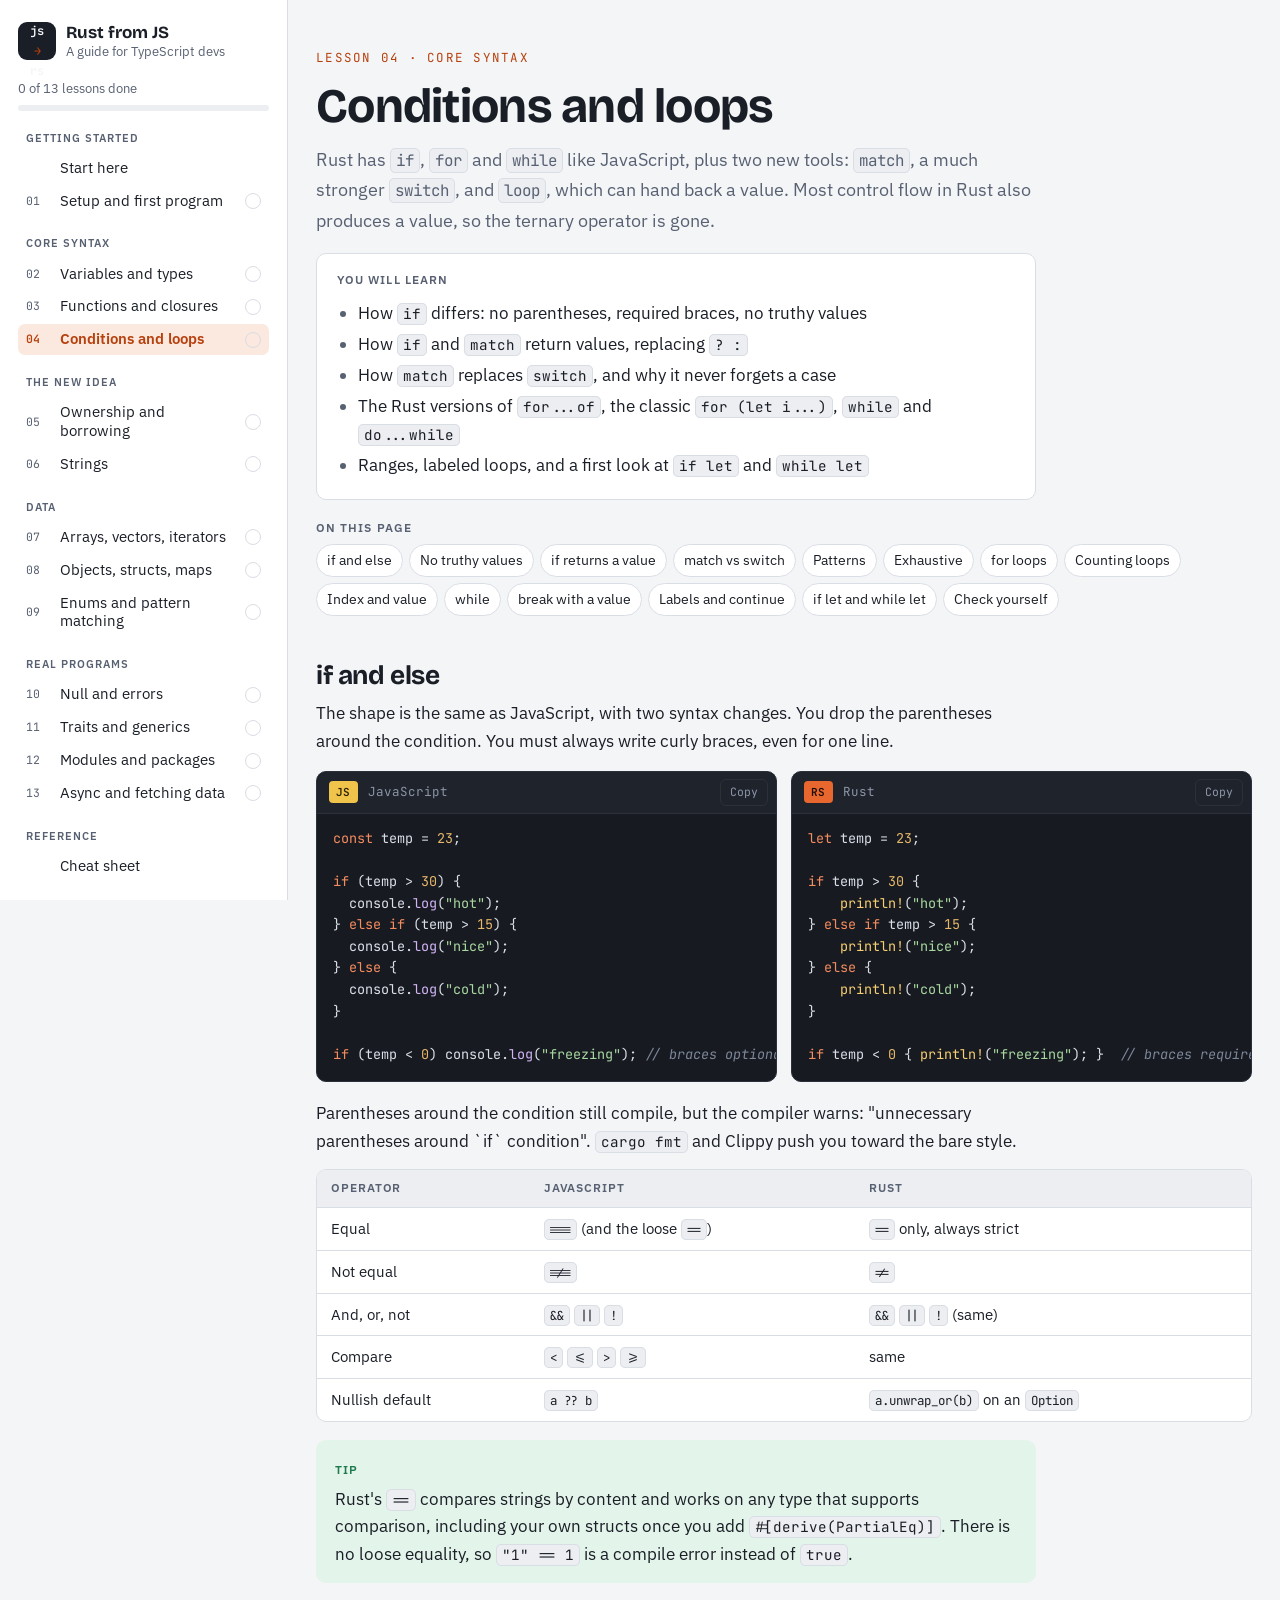
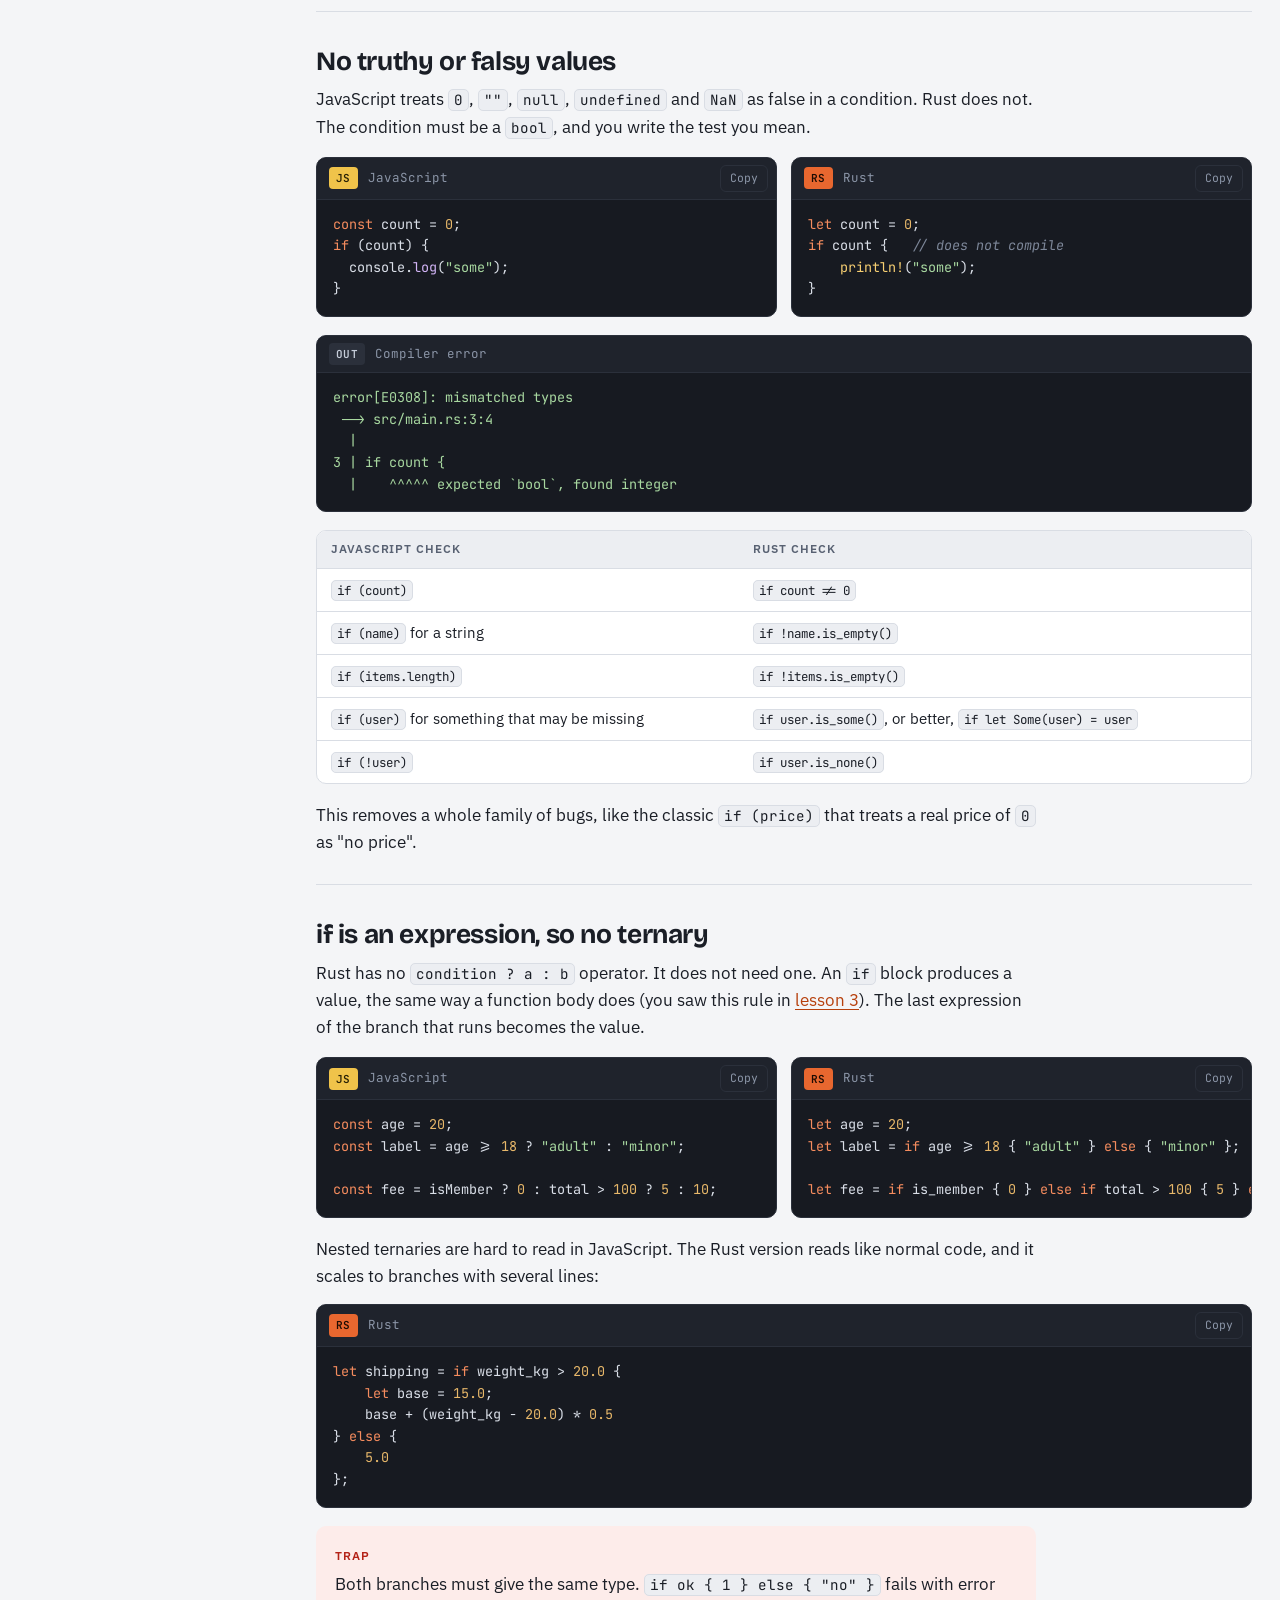
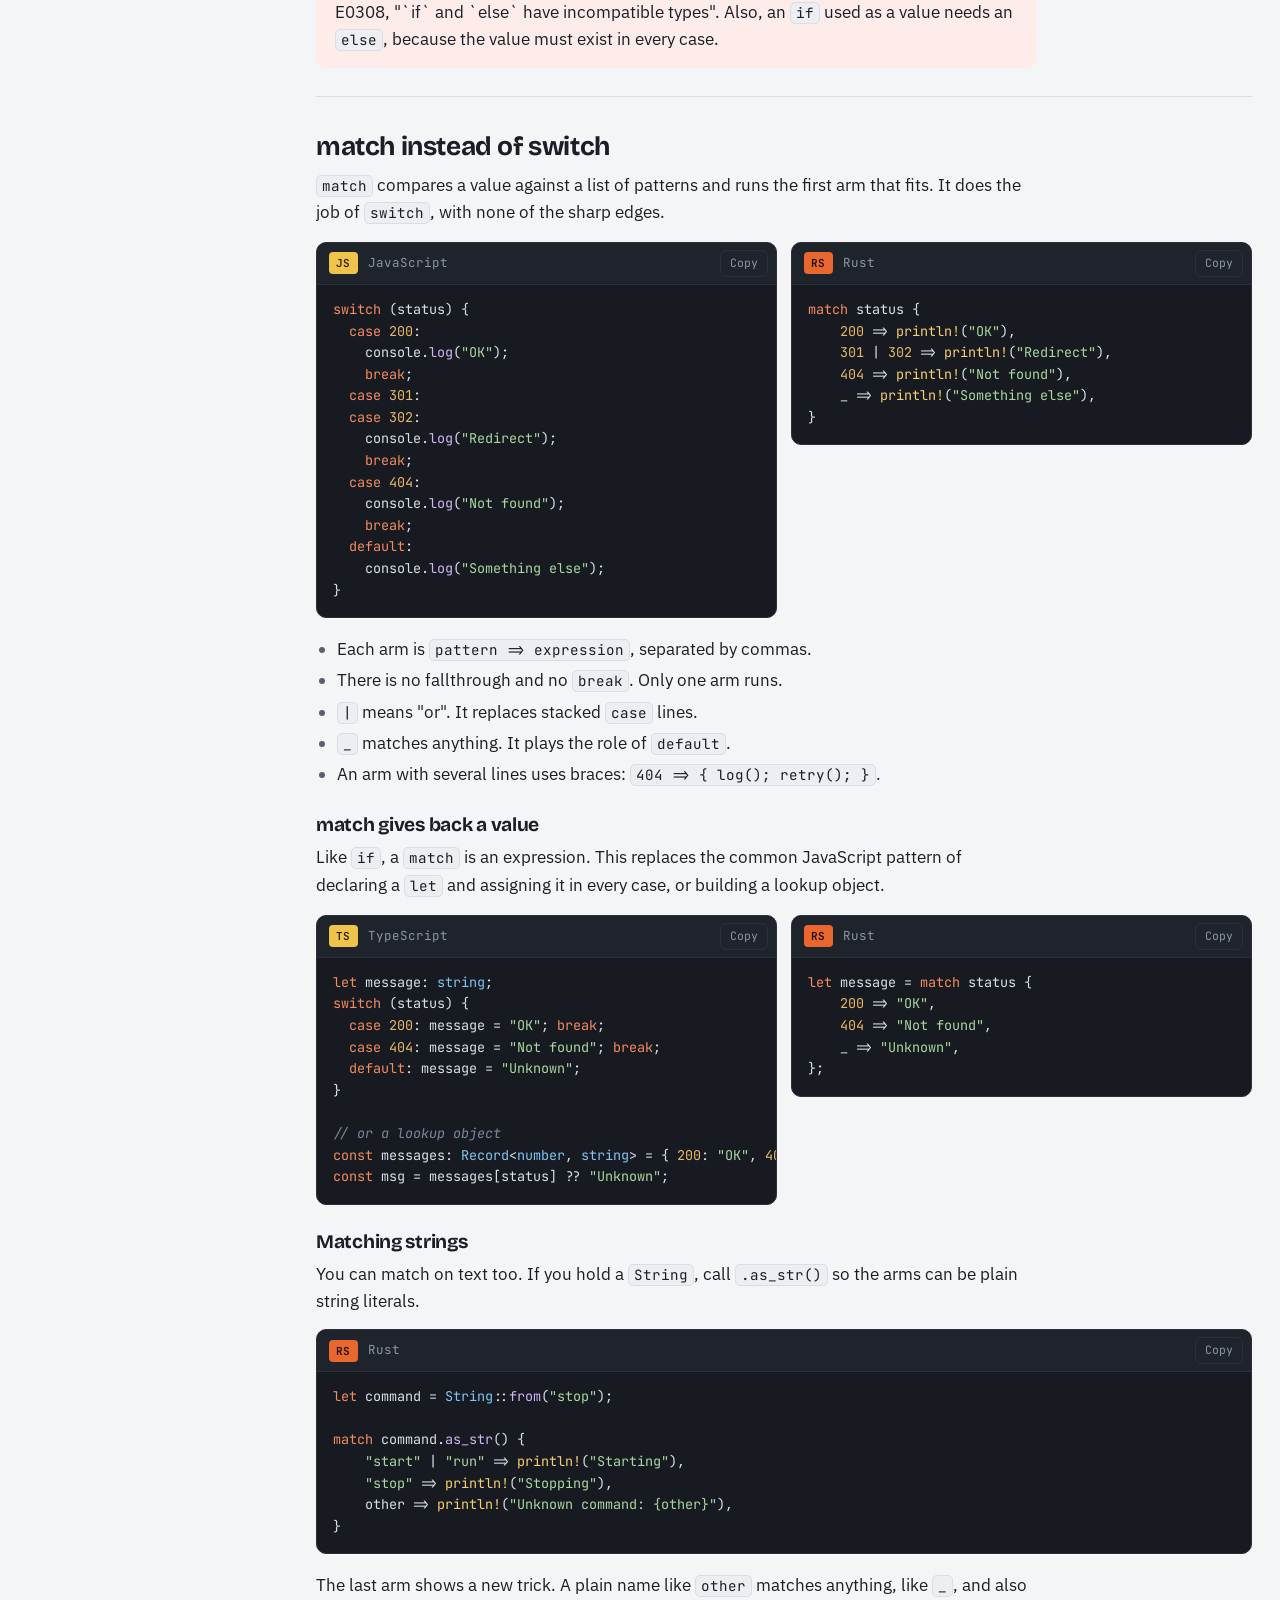
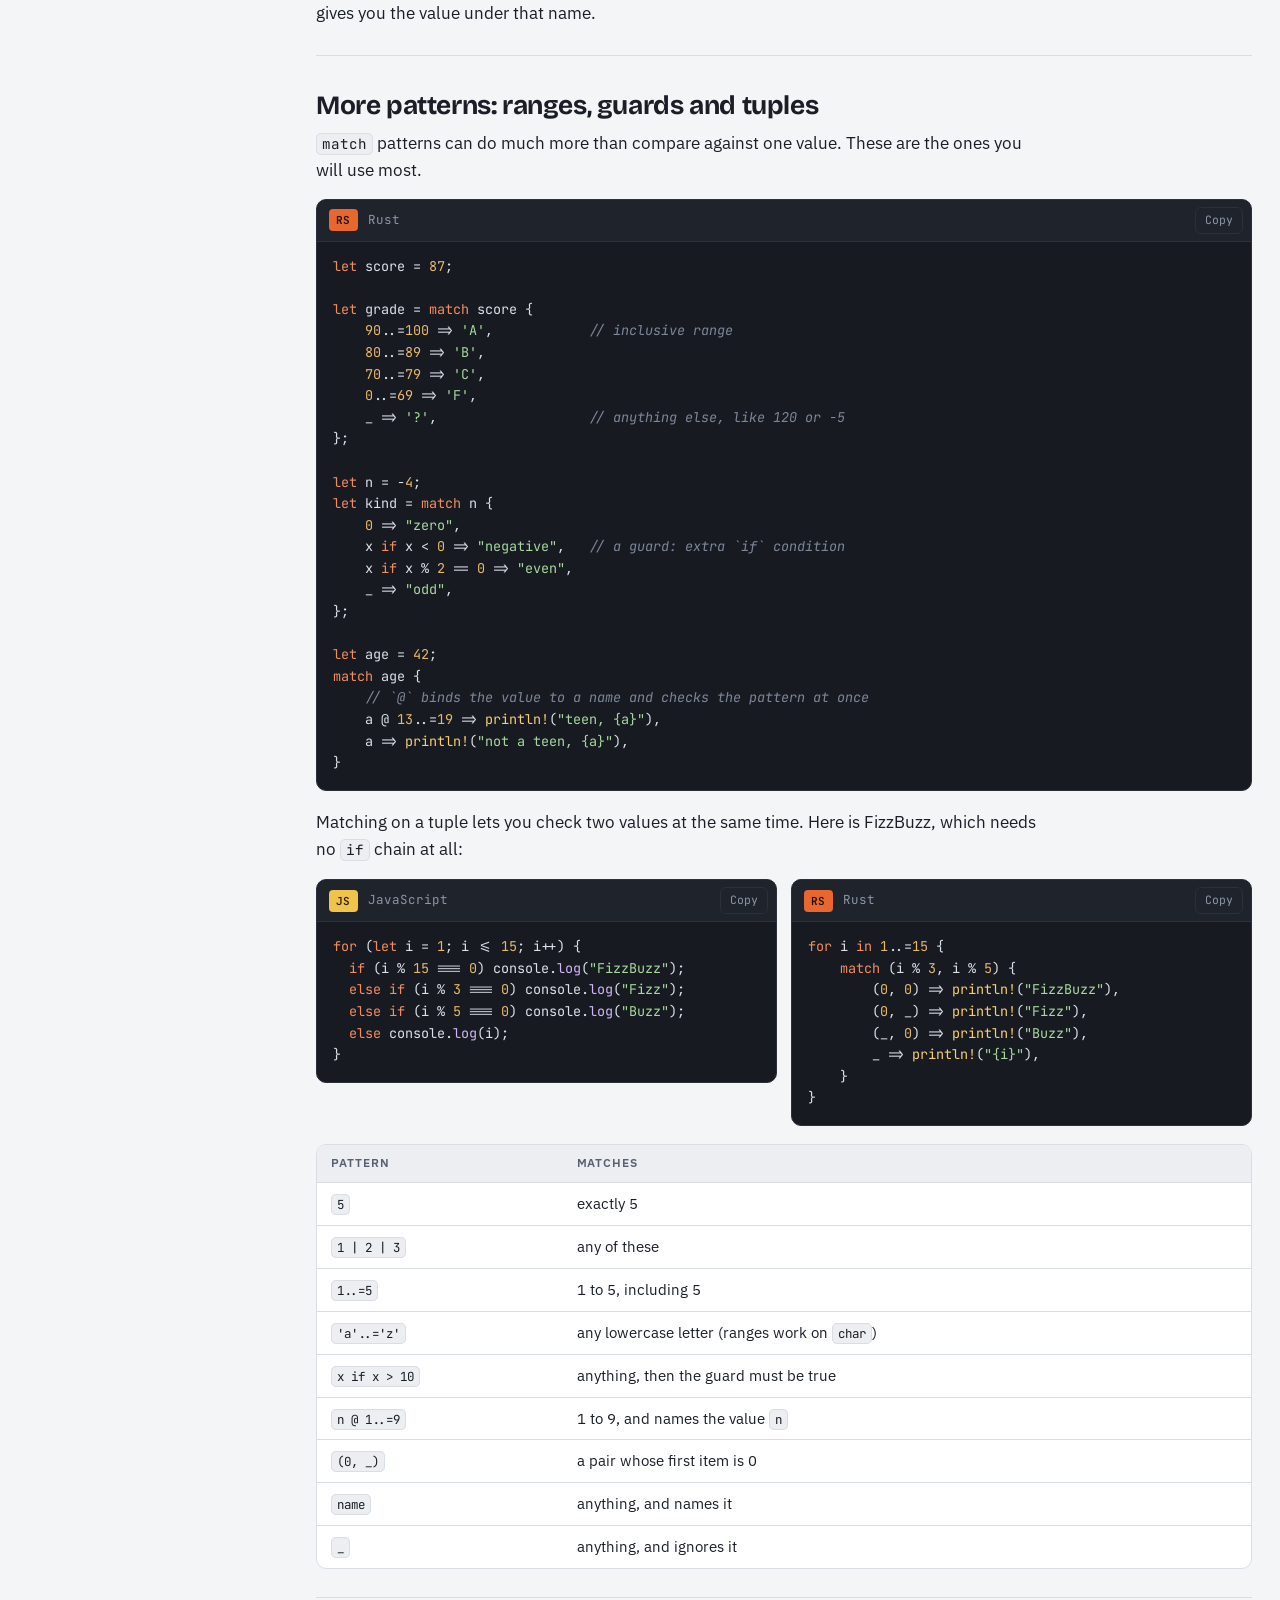
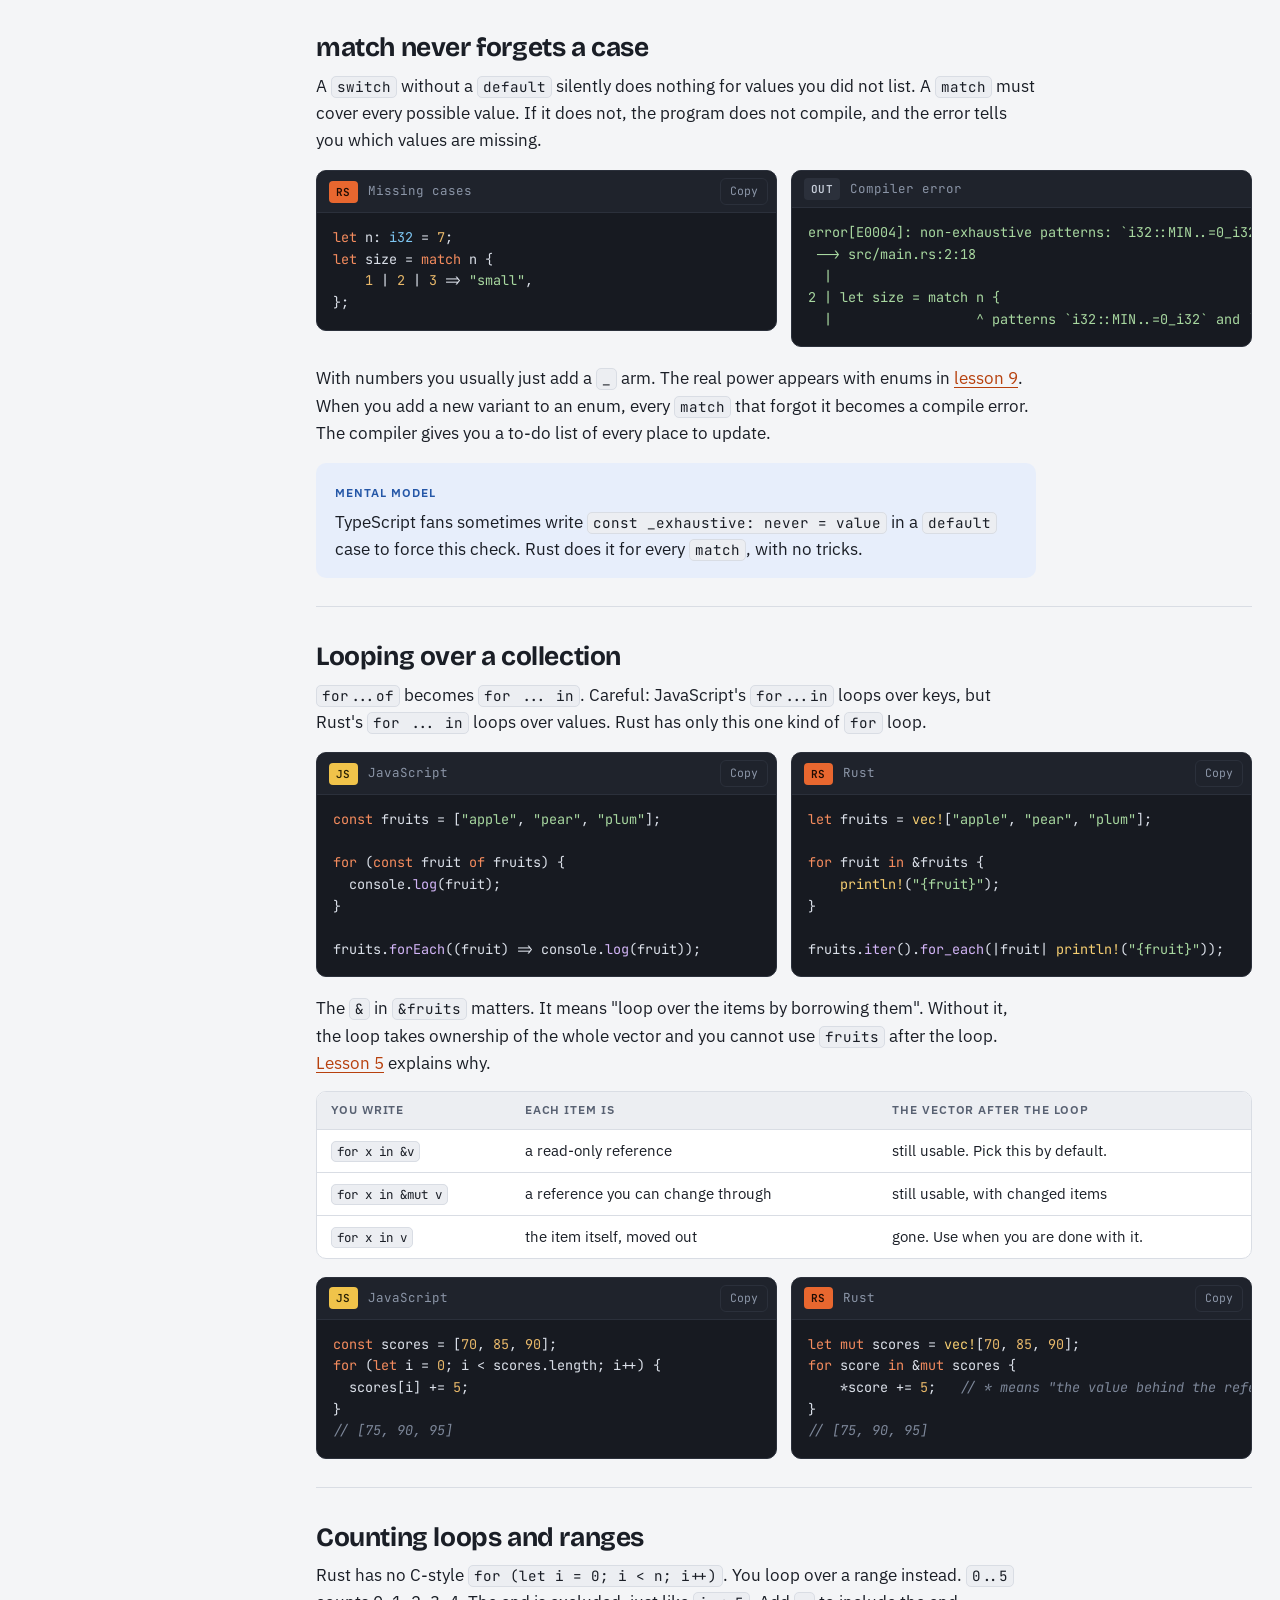
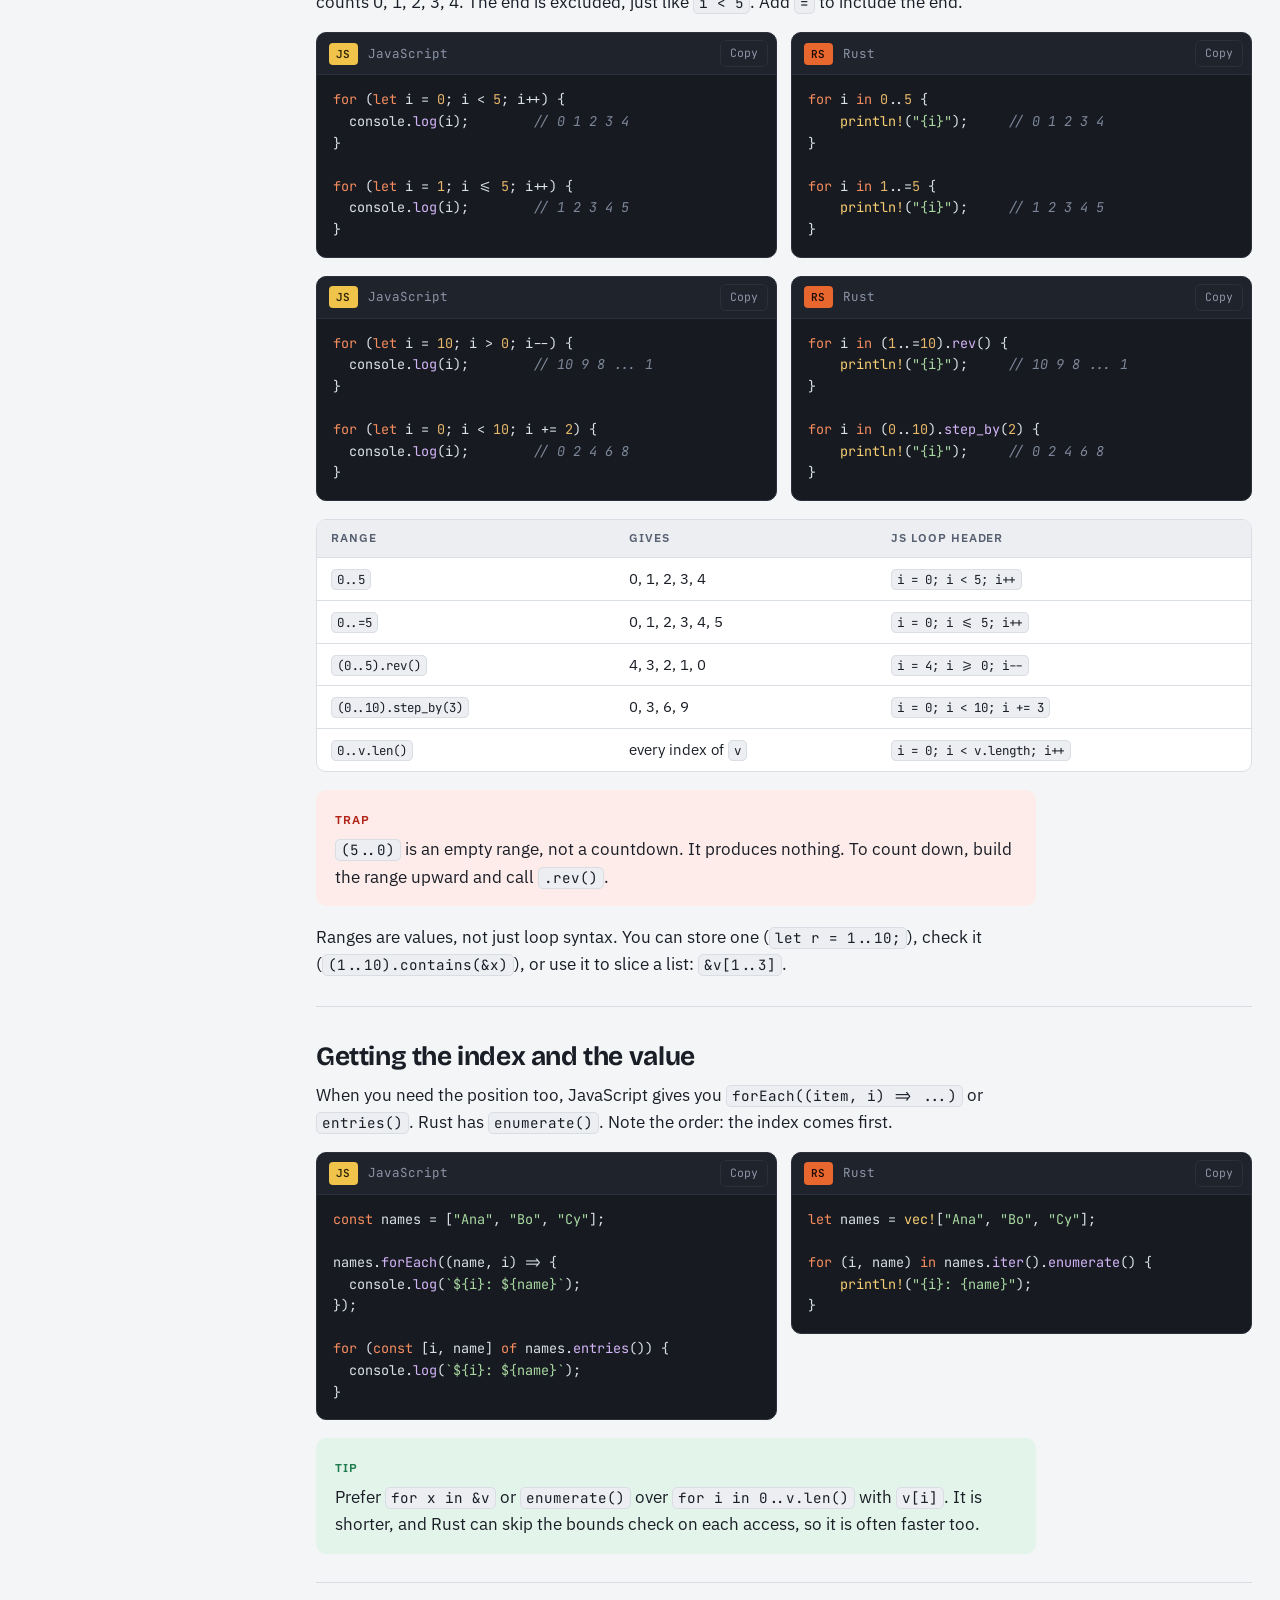
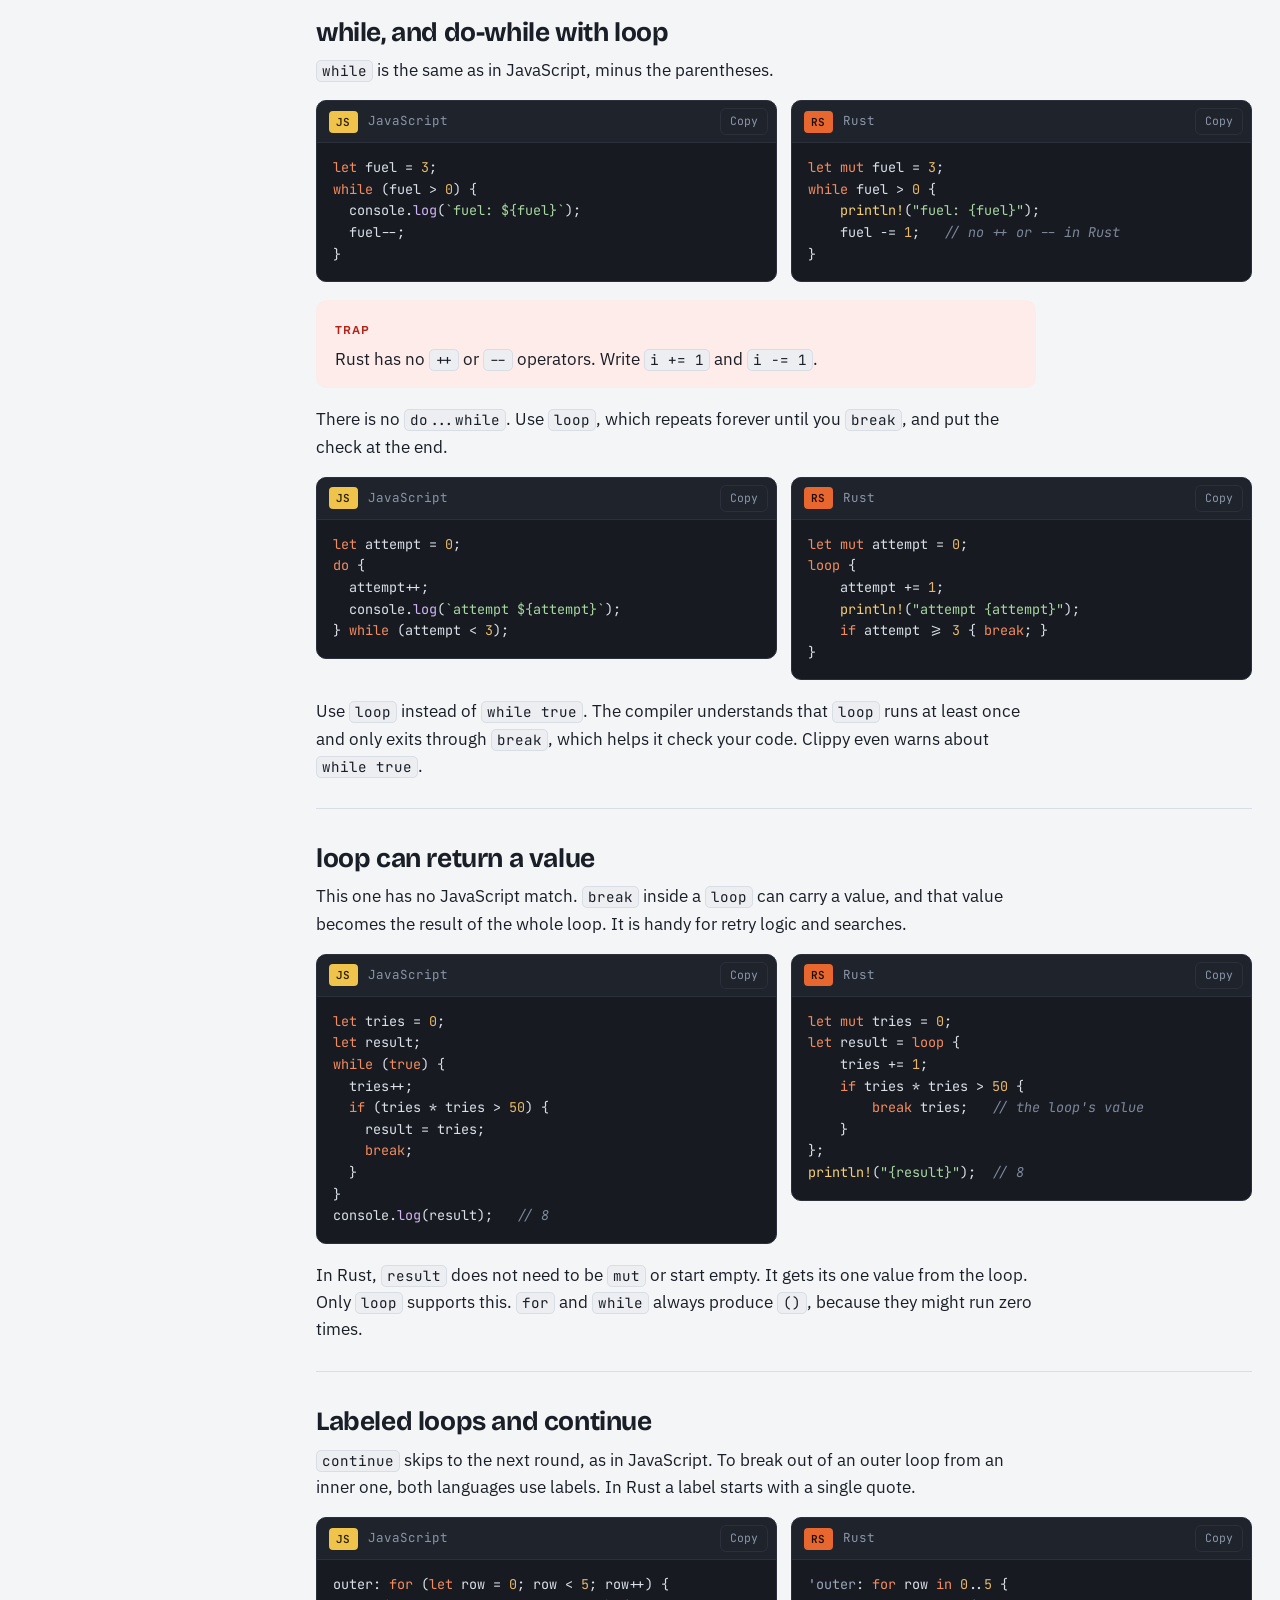
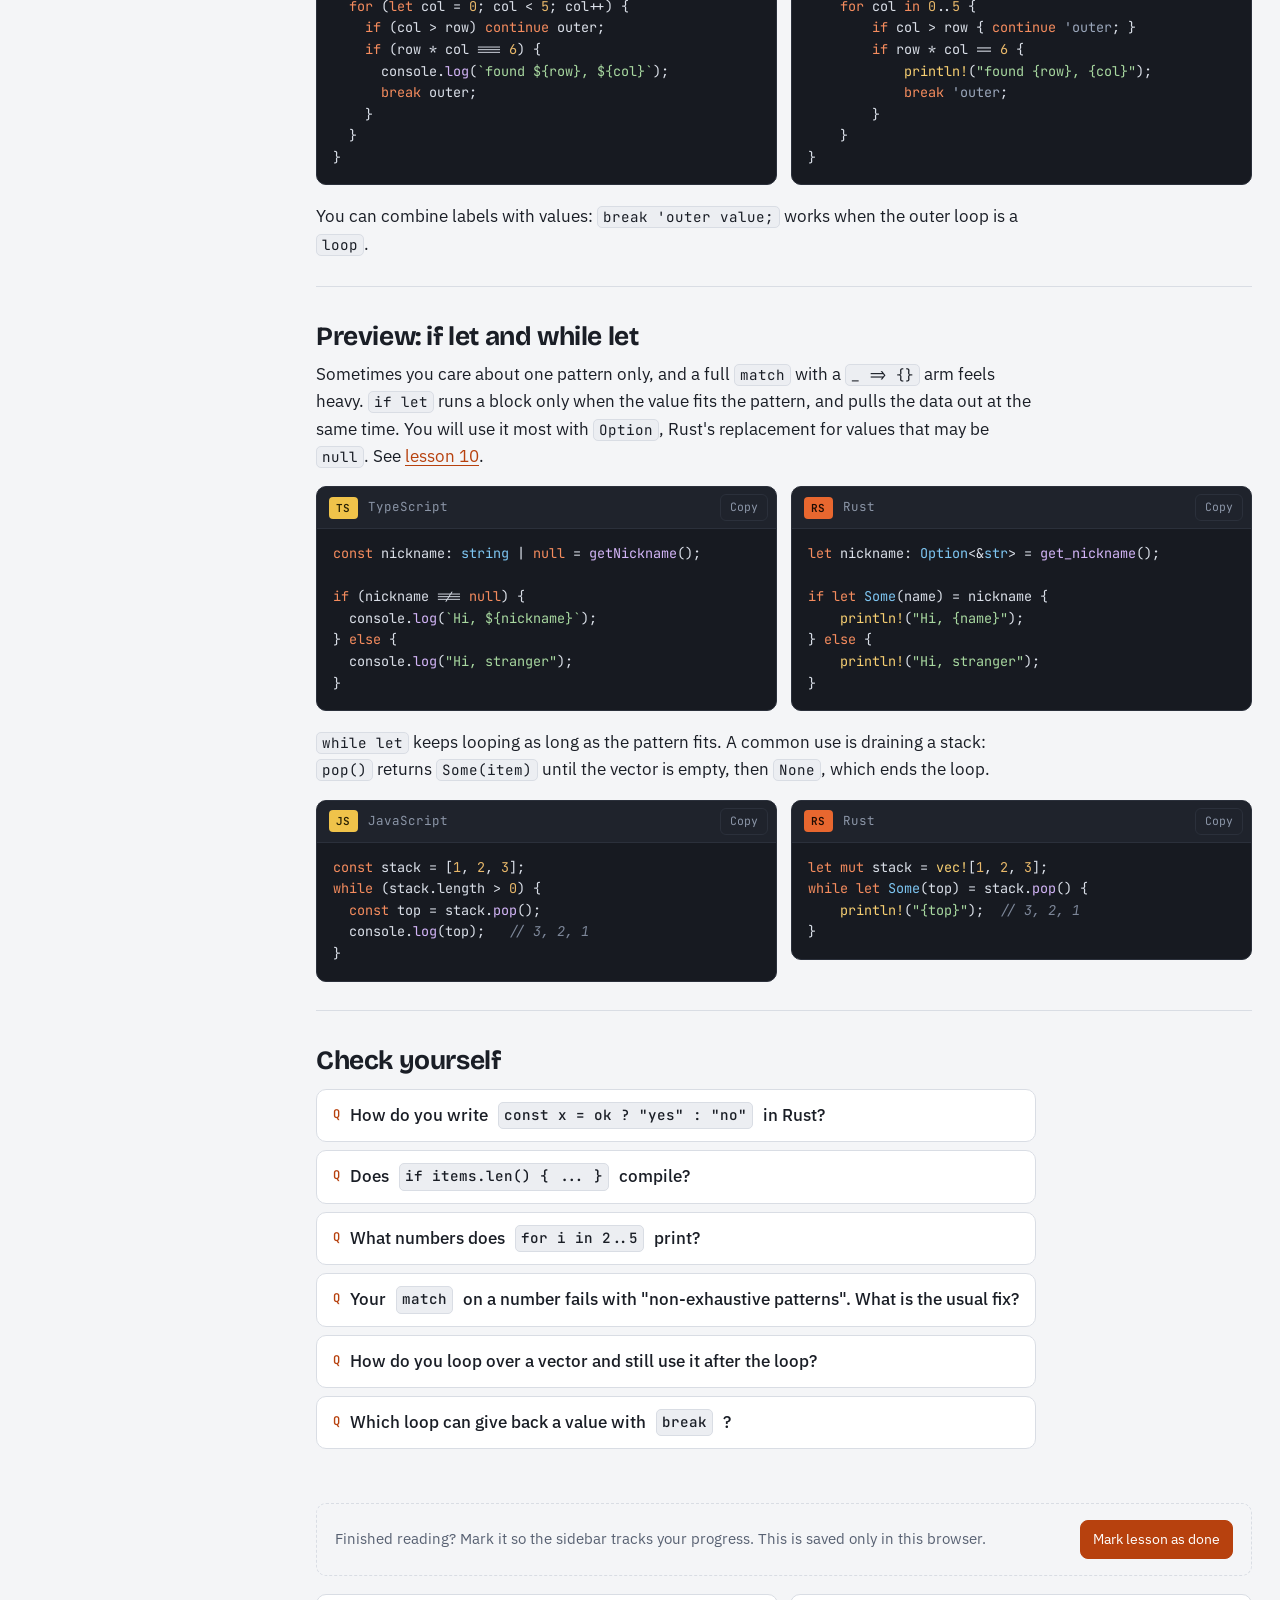
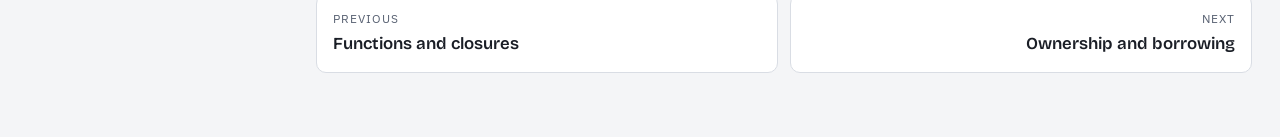
<file: control-flow.html>
<!doctype html>
<html lang="en">
<head>
<meta charset="utf-8">
<meta name="viewport" content="width=device-width, initial-scale=1">
<title>Conditions and loops · Rust from JS</title>
<link rel="preconnect" href="https://fonts.googleapis.com">
<link rel="preconnect" href="https://fonts.gstatic.com" crossorigin>
<link rel="stylesheet" href="https://fonts.googleapis.com/css2?family=Bricolage+Grotesque:opsz,wght@12..96,500;12..96,700&family=IBM+Plex+Sans:ital,wght@0,400;0,500;0,600;1,400&family=JetBrains+Mono:wght@400;600&display=swap">
<link rel="stylesheet" href="assets/style.css">
<script>try{var t=localStorage.getItem('rjs-theme');if(t)document.documentElement.setAttribute('data-theme',t)}catch(e){}</script>
</head>
<body data-page="control-flow.html">
<main class="lesson">

<header class="lesson-head">
  <p class="eyebrow">Lesson 04 · Core syntax</p>
  <h1>Conditions and loops</h1>
  <p class="lead">Rust has <code>if</code>, <code>for</code> and <code>while</code> like JavaScript, plus two new tools: <code>match</code>, a much stronger <code>switch</code>, and <code>loop</code>, which can hand back a value. Most control flow in Rust also produces a value, so the ternary operator is gone.</p>
</header>

<div class="learn">
  <p>You will learn</p>
  <ul>
    <li>How <code>if</code> differs: no parentheses, required braces, no truthy values</li>
    <li>How <code>if</code> and <code>match</code> return values, replacing <code>? :</code></li>
    <li>How <code>match</code> replaces <code>switch</code>, and why it never forgets a case</li>
    <li>The Rust versions of <code>for...of</code>, the classic <code>for (let i...)</code>, <code>while</code> and <code>do...while</code></li>
    <li>Ranges, labeled loops, and a first look at <code>if let</code> and <code>while let</code></li>
  </ul>
</div>

<section>
  <h2 data-short="if and else">if and else</h2>
  <p>The shape is the same as JavaScript, with two syntax changes. You drop the parentheses around the condition. You must always write curly braces, even for one line.</p>
  <div class="compare">
<script type="text/x-code" data-lang="js">
const temp = 23;

if (temp > 30) {
  console.log("hot");
} else if (temp > 15) {
  console.log("nice");
} else {
  console.log("cold");
}

if (temp < 0) console.log("freezing"); // braces optional
</script>
<script type="text/x-code" data-lang="rust">
let temp = 23;

if temp > 30 {
    println!("hot");
} else if temp > 15 {
    println!("nice");
} else {
    println!("cold");
}

if temp < 0 { println!("freezing"); }  // braces required
</script>
  </div>
  <p>Parentheses around the condition still compile, but the compiler warns: "unnecessary parentheses around `if` condition". <code>cargo fmt</code> and Clippy push you toward the bare style.</p>
  <div class="table-wrap">
    <table>
      <thead><tr><th>Operator</th><th>JavaScript</th><th>Rust</th></tr></thead>
      <tbody>
        <tr><td>Equal</td><td><code>===</code> (and the loose <code>==</code>)</td><td><code>==</code> only, always strict</td></tr>
        <tr><td>Not equal</td><td><code>!==</code></td><td><code>!=</code></td></tr>
        <tr><td>And, or, not</td><td><code>&amp;&amp;</code> <code>||</code> <code>!</code></td><td><code>&amp;&amp;</code> <code>||</code> <code>!</code> (same)</td></tr>
        <tr><td>Compare</td><td><code>&lt;</code> <code>&lt;=</code> <code>&gt;</code> <code>&gt;=</code></td><td>same</td></tr>
        <tr><td>Nullish default</td><td><code>a ?? b</code></td><td><code>a.unwrap_or(b)</code> on an <code>Option</code></td></tr>
      </tbody>
    </table>
  </div>
  <aside class="callout tip">
    <p class="callout-title">Tip</p>
    <p>Rust's <code>==</code> compares strings by content and works on any type that supports comparison, including your own structs once you add <code>#[derive(PartialEq)]</code>. There is no loose equality, so <code>"1" == 1</code> is a compile error instead of <code>true</code>.</p>
  </aside>
</section>

<section>
  <h2 data-short="No truthy values">No truthy or falsy values</h2>
  <p>JavaScript treats <code>0</code>, <code>""</code>, <code>null</code>, <code>undefined</code> and <code>NaN</code> as false in a condition. Rust does not. The condition must be a <code>bool</code>, and you write the test you mean.</p>
  <div class="compare">
<script type="text/x-code" data-lang="js">
const count = 0;
if (count) {
  console.log("some");
}
</script>
<script type="text/x-code" data-lang="rust">
let count = 0;
if count {   // does not compile
    println!("some");
}
</script>
  </div>
<script type="text/x-code" data-lang="output" data-title="Compiler error">
error[E0308]: mismatched types
 --> src/main.rs:3:4
  |
3 | if count {
  |    ^^^^^ expected `bool`, found integer
</script>
  <div class="table-wrap">
    <table>
      <thead><tr><th>JavaScript check</th><th>Rust check</th></tr></thead>
      <tbody>
        <tr><td><code>if (count)</code></td><td><code>if count != 0</code></td></tr>
        <tr><td><code>if (name)</code> for a string</td><td><code>if !name.is_empty()</code></td></tr>
        <tr><td><code>if (items.length)</code></td><td><code>if !items.is_empty()</code></td></tr>
        <tr><td><code>if (user)</code> for something that may be missing</td><td><code>if user.is_some()</code>, or better, <code>if let Some(user) = user</code></td></tr>
        <tr><td><code>if (!user)</code></td><td><code>if user.is_none()</code></td></tr>
      </tbody>
    </table>
  </div>
  <p>This removes a whole family of bugs, like the classic <code>if (price)</code> that treats a real price of <code>0</code> as "no price".</p>
</section>

<section>
  <h2 data-short="if returns a value">if is an expression, so no ternary</h2>
  <p>Rust has no <code>condition ? a : b</code> operator. It does not need one. An <code>if</code> block produces a value, the same way a function body does (you saw this rule in <a href="functions.html">lesson 3</a>). The last expression of the branch that runs becomes the value.</p>
  <div class="compare">
<script type="text/x-code" data-lang="js">
const age = 20;
const label = age >= 18 ? "adult" : "minor";

const fee = isMember ? 0 : total > 100 ? 5 : 10;
</script>
<script type="text/x-code" data-lang="rust">
let age = 20;
let label = if age >= 18 { "adult" } else { "minor" };

let fee = if is_member { 0 } else if total > 100 { 5 } else { 10 };
</script>
  </div>
  <p>Nested ternaries are hard to read in JavaScript. The Rust version reads like normal code, and it scales to branches with several lines:</p>
<script type="text/x-code" data-lang="rust">
let shipping = if weight_kg > 20.0 {
    let base = 15.0;
    base + (weight_kg - 20.0) * 0.5
} else {
    5.0
};
</script>
  <aside class="callout warn">
    <p class="callout-title">Trap</p>
    <p>Both branches must give the same type. <code>if ok { 1 } else { "no" }</code> fails with error E0308, "`if` and `else` have incompatible types". Also, an <code>if</code> used as a value needs an <code>else</code>, because the value must exist in every case.</p>
  </aside>
</section>

<section>
  <h2 data-short="match vs switch">match instead of switch</h2>
  <p><code>match</code> compares a value against a list of patterns and runs the first arm that fits. It does the job of <code>switch</code>, with none of the sharp edges.</p>
  <div class="compare">
<script type="text/x-code" data-lang="js">
switch (status) {
  case 200:
    console.log("OK");
    break;
  case 301:
  case 302:
    console.log("Redirect");
    break;
  case 404:
    console.log("Not found");
    break;
  default:
    console.log("Something else");
}
</script>
<script type="text/x-code" data-lang="rust">
match status {
    200 => println!("OK"),
    301 | 302 => println!("Redirect"),
    404 => println!("Not found"),
    _ => println!("Something else"),
}
</script>
  </div>
  <ul>
    <li>Each arm is <code>pattern =&gt; expression</code>, separated by commas.</li>
    <li>There is no fallthrough and no <code>break</code>. Only one arm runs.</li>
    <li><code>|</code> means "or". It replaces stacked <code>case</code> lines.</li>
    <li><code>_</code> matches anything. It plays the role of <code>default</code>.</li>
    <li>An arm with several lines uses braces: <code>404 =&gt; { log(); retry(); }</code>.</li>
  </ul>

  <h3>match gives back a value</h3>
  <p>Like <code>if</code>, a <code>match</code> is an expression. This replaces the common JavaScript pattern of declaring a <code>let</code> and assigning it in every case, or building a lookup object.</p>
  <div class="compare">
<script type="text/x-code" data-lang="ts">
let message: string;
switch (status) {
  case 200: message = "OK"; break;
  case 404: message = "Not found"; break;
  default: message = "Unknown";
}

// or a lookup object
const messages: Record<number, string> = { 200: "OK", 404: "Not found" };
const msg = messages[status] ?? "Unknown";
</script>
<script type="text/x-code" data-lang="rust">
let message = match status {
    200 => "OK",
    404 => "Not found",
    _ => "Unknown",
};
</script>
  </div>

  <h3>Matching strings</h3>
  <p>You can match on text too. If you hold a <code>String</code>, call <code>.as_str()</code> so the arms can be plain string literals.</p>
<script type="text/x-code" data-lang="rust">
let command = String::from("stop");

match command.as_str() {
    "start" | "run" => println!("Starting"),
    "stop" => println!("Stopping"),
    other => println!("Unknown command: {other}"),
}
</script>
  <p>The last arm shows a new trick. A plain name like <code>other</code> matches anything, like <code>_</code>, and also gives you the value under that name.</p>
</section>

<section>
  <h2 data-short="Patterns">More patterns: ranges, guards and tuples</h2>
  <p><code>match</code> patterns can do much more than compare against one value. These are the ones you will use most.</p>
<script type="text/x-code" data-lang="rust">
let score = 87;

let grade = match score {
    90..=100 => 'A',            // inclusive range
    80..=89 => 'B',
    70..=79 => 'C',
    0..=69 => 'F',
    _ => '?',                   // anything else, like 120 or -5
};

let n = -4;
let kind = match n {
    0 => "zero",
    x if x < 0 => "negative",   // a guard: extra `if` condition
    x if x % 2 == 0 => "even",
    _ => "odd",
};

let age = 42;
match age {
    // `@` binds the value to a name and checks the pattern at once
    a @ 13..=19 => println!("teen, {a}"),
    a => println!("not a teen, {a}"),
}
</script>
  <p>Matching on a tuple lets you check two values at the same time. Here is FizzBuzz, which needs no <code>if</code> chain at all:</p>
  <div class="compare">
<script type="text/x-code" data-lang="js">
for (let i = 1; i <= 15; i++) {
  if (i % 15 === 0) console.log("FizzBuzz");
  else if (i % 3 === 0) console.log("Fizz");
  else if (i % 5 === 0) console.log("Buzz");
  else console.log(i);
}
</script>
<script type="text/x-code" data-lang="rust">
for i in 1..=15 {
    match (i % 3, i % 5) {
        (0, 0) => println!("FizzBuzz"),
        (0, _) => println!("Fizz"),
        (_, 0) => println!("Buzz"),
        _ => println!("{i}"),
    }
}
</script>
  </div>
  <div class="table-wrap">
    <table>
      <thead><tr><th>Pattern</th><th>Matches</th></tr></thead>
      <tbody>
        <tr><td><code>5</code></td><td>exactly 5</td></tr>
        <tr><td><code>1 | 2 | 3</code></td><td>any of these</td></tr>
        <tr><td><code>1..=5</code></td><td>1 to 5, including 5</td></tr>
        <tr><td><code>'a'..='z'</code></td><td>any lowercase letter (ranges work on <code>char</code>)</td></tr>
        <tr><td><code>x if x &gt; 10</code></td><td>anything, then the guard must be true</td></tr>
        <tr><td><code>n @ 1..=9</code></td><td>1 to 9, and names the value <code>n</code></td></tr>
        <tr><td><code>(0, _)</code></td><td>a pair whose first item is 0</td></tr>
        <tr><td><code>name</code></td><td>anything, and names it</td></tr>
        <tr><td><code>_</code></td><td>anything, and ignores it</td></tr>
      </tbody>
    </table>
  </div>
</section>

<section>
  <h2 data-short="Exhaustive">match never forgets a case</h2>
  <p>A <code>switch</code> without a <code>default</code> silently does nothing for values you did not list. A <code>match</code> must cover every possible value. If it does not, the program does not compile, and the error tells you which values are missing.</p>
  <div class="compare">
<script type="text/x-code" data-lang="rust" data-title="Missing cases">
let n: i32 = 7;
let size = match n {
    1 | 2 | 3 => "small",
};
</script>
<script type="text/x-code" data-lang="output" data-title="Compiler error">
error[E0004]: non-exhaustive patterns: `i32::MIN..=0_i32` and `4_i32..=i32::MAX` not covered
 --> src/main.rs:2:18
  |
2 | let size = match n {
  |                  ^ patterns `i32::MIN..=0_i32` and `4_i32..=i32::MAX` not covered
</script>
  </div>
  <p>With numbers you usually just add a <code>_</code> arm. The real power appears with enums in <a href="enums.html">lesson 9</a>. When you add a new variant to an enum, every <code>match</code> that forgot it becomes a compile error. The compiler gives you a to-do list of every place to update.</p>
  <aside class="callout note">
    <p class="callout-title">Mental model</p>
    <p>TypeScript fans sometimes write <code>const _exhaustive: never = value</code> in a <code>default</code> case to force this check. Rust does it for every <code>match</code>, with no tricks.</p>
  </aside>
</section>

<section>
  <h2 data-short="for loops">Looping over a collection</h2>
  <p><code>for...of</code> becomes <code>for ... in</code>. Careful: JavaScript's <code>for...in</code> loops over keys, but Rust's <code>for ... in</code> loops over values. Rust has only this one kind of <code>for</code> loop.</p>
  <div class="compare">
<script type="text/x-code" data-lang="js">
const fruits = ["apple", "pear", "plum"];

for (const fruit of fruits) {
  console.log(fruit);
}

fruits.forEach((fruit) => console.log(fruit));
</script>
<script type="text/x-code" data-lang="rust">
let fruits = vec!["apple", "pear", "plum"];

for fruit in &fruits {
    println!("{fruit}");
}

fruits.iter().for_each(|fruit| println!("{fruit}"));
</script>
  </div>
  <p>The <code>&amp;</code> in <code>&amp;fruits</code> matters. It means "loop over the items by borrowing them". Without it, the loop takes ownership of the whole vector and you cannot use <code>fruits</code> after the loop. <a href="ownership.html">Lesson 5</a> explains why.</p>
  <div class="table-wrap">
    <table>
      <thead><tr><th>You write</th><th>Each item is</th><th>The vector after the loop</th></tr></thead>
      <tbody>
        <tr><td><code>for x in &amp;v</code></td><td>a read-only reference</td><td>still usable. Pick this by default.</td></tr>
        <tr><td><code>for x in &amp;mut v</code></td><td>a reference you can change through</td><td>still usable, with changed items</td></tr>
        <tr><td><code>for x in v</code></td><td>the item itself, moved out</td><td>gone. Use when you are done with it.</td></tr>
      </tbody>
    </table>
  </div>
  <div class="compare">
<script type="text/x-code" data-lang="js">
const scores = [70, 85, 90];
for (let i = 0; i < scores.length; i++) {
  scores[i] += 5;
}
// [75, 90, 95]
</script>
<script type="text/x-code" data-lang="rust">
let mut scores = vec![70, 85, 90];
for score in &mut scores {
    *score += 5;   // * means "the value behind the reference"
}
// [75, 90, 95]
</script>
  </div>
</section>

<section>
  <h2 data-short="Counting loops">Counting loops and ranges</h2>
  <p>Rust has no C-style <code>for (let i = 0; i &lt; n; i++)</code>. You loop over a range instead. <code>0..5</code> counts 0, 1, 2, 3, 4. The end is excluded, just like <code>i &lt; 5</code>. Add <code>=</code> to include the end.</p>
  <div class="compare">
<script type="text/x-code" data-lang="js">
for (let i = 0; i < 5; i++) {
  console.log(i);        // 0 1 2 3 4
}

for (let i = 1; i <= 5; i++) {
  console.log(i);        // 1 2 3 4 5
}
</script>
<script type="text/x-code" data-lang="rust">
for i in 0..5 {
    println!("{i}");     // 0 1 2 3 4
}

for i in 1..=5 {
    println!("{i}");     // 1 2 3 4 5
}
</script>
  </div>
  <div class="compare">
<script type="text/x-code" data-lang="js">
for (let i = 10; i > 0; i--) {
  console.log(i);        // 10 9 8 ... 1
}

for (let i = 0; i < 10; i += 2) {
  console.log(i);        // 0 2 4 6 8
}
</script>
<script type="text/x-code" data-lang="rust">
for i in (1..=10).rev() {
    println!("{i}");     // 10 9 8 ... 1
}

for i in (0..10).step_by(2) {
    println!("{i}");     // 0 2 4 6 8
}
</script>
  </div>
  <div class="table-wrap">
    <table>
      <thead><tr><th>Range</th><th>Gives</th><th>JS loop header</th></tr></thead>
      <tbody>
        <tr><td><code>0..5</code></td><td>0, 1, 2, 3, 4</td><td><code>i = 0; i &lt; 5; i++</code></td></tr>
        <tr><td><code>0..=5</code></td><td>0, 1, 2, 3, 4, 5</td><td><code>i = 0; i &lt;= 5; i++</code></td></tr>
        <tr><td><code>(0..5).rev()</code></td><td>4, 3, 2, 1, 0</td><td><code>i = 4; i &gt;= 0; i--</code></td></tr>
        <tr><td><code>(0..10).step_by(3)</code></td><td>0, 3, 6, 9</td><td><code>i = 0; i &lt; 10; i += 3</code></td></tr>
        <tr><td><code>0..v.len()</code></td><td>every index of <code>v</code></td><td><code>i = 0; i &lt; v.length; i++</code></td></tr>
      </tbody>
    </table>
  </div>
  <aside class="callout warn">
    <p class="callout-title">Trap</p>
    <p><code>(5..0)</code> is an empty range, not a countdown. It produces nothing. To count down, build the range upward and call <code>.rev()</code>.</p>
  </aside>
  <p>Ranges are values, not just loop syntax. You can store one (<code>let r = 1..10;</code>), check it (<code>(1..10).contains(&amp;x)</code>), or use it to slice a list: <code>&amp;v[1..3]</code>.</p>
</section>

<section>
  <h2 data-short="Index and value">Getting the index and the value</h2>
  <p>When you need the position too, JavaScript gives you <code>forEach((item, i) =&gt; ...)</code> or <code>entries()</code>. Rust has <code>enumerate()</code>. Note the order: the index comes first.</p>
  <div class="compare">
<script type="text/x-code" data-lang="js">
const names = ["Ana", "Bo", "Cy"];

names.forEach((name, i) => {
  console.log(`${i}: ${name}`);
});

for (const [i, name] of names.entries()) {
  console.log(`${i}: ${name}`);
}
</script>
<script type="text/x-code" data-lang="rust">
let names = vec!["Ana", "Bo", "Cy"];

for (i, name) in names.iter().enumerate() {
    println!("{i}: {name}");
}
</script>
  </div>
  <aside class="callout tip">
    <p class="callout-title">Tip</p>
    <p>Prefer <code>for x in &amp;v</code> or <code>enumerate()</code> over <code>for i in 0..v.len()</code> with <code>v[i]</code>. It is shorter, and Rust can skip the bounds check on each access, so it is often faster too.</p>
  </aside>
</section>

<section>
  <h2 data-short="while">while, and do-while with loop</h2>
  <p><code>while</code> is the same as in JavaScript, minus the parentheses.</p>
  <div class="compare">
<script type="text/x-code" data-lang="js">
let fuel = 3;
while (fuel > 0) {
  console.log(`fuel: ${fuel}`);
  fuel--;
}
</script>
<script type="text/x-code" data-lang="rust">
let mut fuel = 3;
while fuel > 0 {
    println!("fuel: {fuel}");
    fuel -= 1;   // no ++ or -- in Rust
}
</script>
  </div>
  <aside class="callout warn">
    <p class="callout-title">Trap</p>
    <p>Rust has no <code>++</code> or <code>--</code> operators. Write <code>i += 1</code> and <code>i -= 1</code>.</p>
  </aside>
  <p>There is no <code>do...while</code>. Use <code>loop</code>, which repeats forever until you <code>break</code>, and put the check at the end.</p>
  <div class="compare">
<script type="text/x-code" data-lang="js">
let attempt = 0;
do {
  attempt++;
  console.log(`attempt ${attempt}`);
} while (attempt < 3);
</script>
<script type="text/x-code" data-lang="rust">
let mut attempt = 0;
loop {
    attempt += 1;
    println!("attempt {attempt}");
    if attempt >= 3 { break; }
}
</script>
  </div>
  <p>Use <code>loop</code> instead of <code>while true</code>. The compiler understands that <code>loop</code> runs at least once and only exits through <code>break</code>, which helps it check your code. Clippy even warns about <code>while true</code>.</p>
</section>

<section>
  <h2 data-short="break with a value">loop can return a value</h2>
  <p>This one has no JavaScript match. <code>break</code> inside a <code>loop</code> can carry a value, and that value becomes the result of the whole loop. It is handy for retry logic and searches.</p>
  <div class="compare">
<script type="text/x-code" data-lang="js">
let tries = 0;
let result;
while (true) {
  tries++;
  if (tries * tries > 50) {
    result = tries;
    break;
  }
}
console.log(result);   // 8
</script>
<script type="text/x-code" data-lang="rust">
let mut tries = 0;
let result = loop {
    tries += 1;
    if tries * tries > 50 {
        break tries;   // the loop's value
    }
};
println!("{result}");  // 8
</script>
  </div>
  <p>In Rust, <code>result</code> does not need to be <code>mut</code> or start empty. It gets its one value from the loop. Only <code>loop</code> supports this. <code>for</code> and <code>while</code> always produce <code>()</code>, because they might run zero times.</p>
</section>

<section>
  <h2 data-short="Labels and continue">Labeled loops and continue</h2>
  <p><code>continue</code> skips to the next round, as in JavaScript. To break out of an outer loop from an inner one, both languages use labels. In Rust a label starts with a single quote.</p>
  <div class="compare">
<script type="text/x-code" data-lang="js">
outer: for (let row = 0; row < 5; row++) {
  for (let col = 0; col < 5; col++) {
    if (col > row) continue outer;
    if (row * col === 6) {
      console.log(`found ${row}, ${col}`);
      break outer;
    }
  }
}
</script>
<script type="text/x-code" data-lang="rust">
'outer: for row in 0..5 {
    for col in 0..5 {
        if col > row { continue 'outer; }
        if row * col == 6 {
            println!("found {row}, {col}");
            break 'outer;
        }
    }
}
</script>
  </div>
  <p>You can combine labels with values: <code>break 'outer value;</code> works when the outer loop is a <code>loop</code>.</p>
</section>

<section>
  <h2 data-short="if let and while let">Preview: if let and while let</h2>
  <p>Sometimes you care about one pattern only, and a full <code>match</code> with a <code>_ =&gt; {}</code> arm feels heavy. <code>if let</code> runs a block only when the value fits the pattern, and pulls the data out at the same time. You will use it most with <code>Option</code>, Rust's replacement for values that may be <code>null</code>. See <a href="errors.html">lesson 10</a>.</p>
  <div class="compare">
<script type="text/x-code" data-lang="ts">
const nickname: string | null = getNickname();

if (nickname !== null) {
  console.log(`Hi, ${nickname}`);
} else {
  console.log("Hi, stranger");
}
</script>
<script type="text/x-code" data-lang="rust">
let nickname: Option<&str> = get_nickname();

if let Some(name) = nickname {
    println!("Hi, {name}");
} else {
    println!("Hi, stranger");
}
</script>
  </div>
  <p><code>while let</code> keeps looping as long as the pattern fits. A common use is draining a stack: <code>pop()</code> returns <code>Some(item)</code> until the vector is empty, then <code>None</code>, which ends the loop.</p>
  <div class="compare">
<script type="text/x-code" data-lang="js">
const stack = [1, 2, 3];
while (stack.length > 0) {
  const top = stack.pop();
  console.log(top);   // 3, 2, 1
}
</script>
<script type="text/x-code" data-lang="rust">
let mut stack = vec![1, 2, 3];
while let Some(top) = stack.pop() {
    println!("{top}");  // 3, 2, 1
}
</script>
  </div>
</section>

<section>
  <h2>Check yourself</h2>
  <div class="quiz">
    <details>
      <summary>How do you write <code>const x = ok ? "yes" : "no"</code> in Rust?</summary>
      <div><p><code>let x = if ok { "yes" } else { "no" };</code>. <code>if</code> is an expression, so it replaces the ternary.</p></div>
    </details>
    <details>
      <summary>Does <code>if items.len() { ... }</code> compile?</summary>
      <div><p>No. The condition must be a <code>bool</code>, and Rust has no truthy values. Write <code>if !items.is_empty()</code> or <code>if items.len() &gt; 0</code>.</p></div>
    </details>
    <details>
      <summary>What numbers does <code>for i in 2..5</code> print?</summary>
      <div><p>2, 3 and 4. The end of <code>..</code> is excluded. Use <code>2..=5</code> to include 5.</p></div>
    </details>
    <details>
      <summary>Your <code>match</code> on a number fails with "non-exhaustive patterns". What is the usual fix?</summary>
      <div><p>Add a catch-all arm, <code>_ =&gt; ...</code>, or a named one like <code>other =&gt; ...</code>. A <code>match</code> must handle every possible value.</p></div>
    </details>
    <details>
      <summary>How do you loop over a vector and still use it after the loop?</summary>
      <div><p>Loop over a reference: <code>for x in &amp;v</code>. <code>for x in v</code> moves the vector into the loop, and it is gone afterwards.</p></div>
    </details>
    <details>
      <summary>Which loop can give back a value with <code>break</code>?</summary>
      <div><p>Only <code>loop</code>. Write <code>let found = loop { ... break value; };</code>.</p></div>
    </details>
  </div>
</section>

</main>
<script src="assets/app.js"></script>
</body>
</html>
</file>
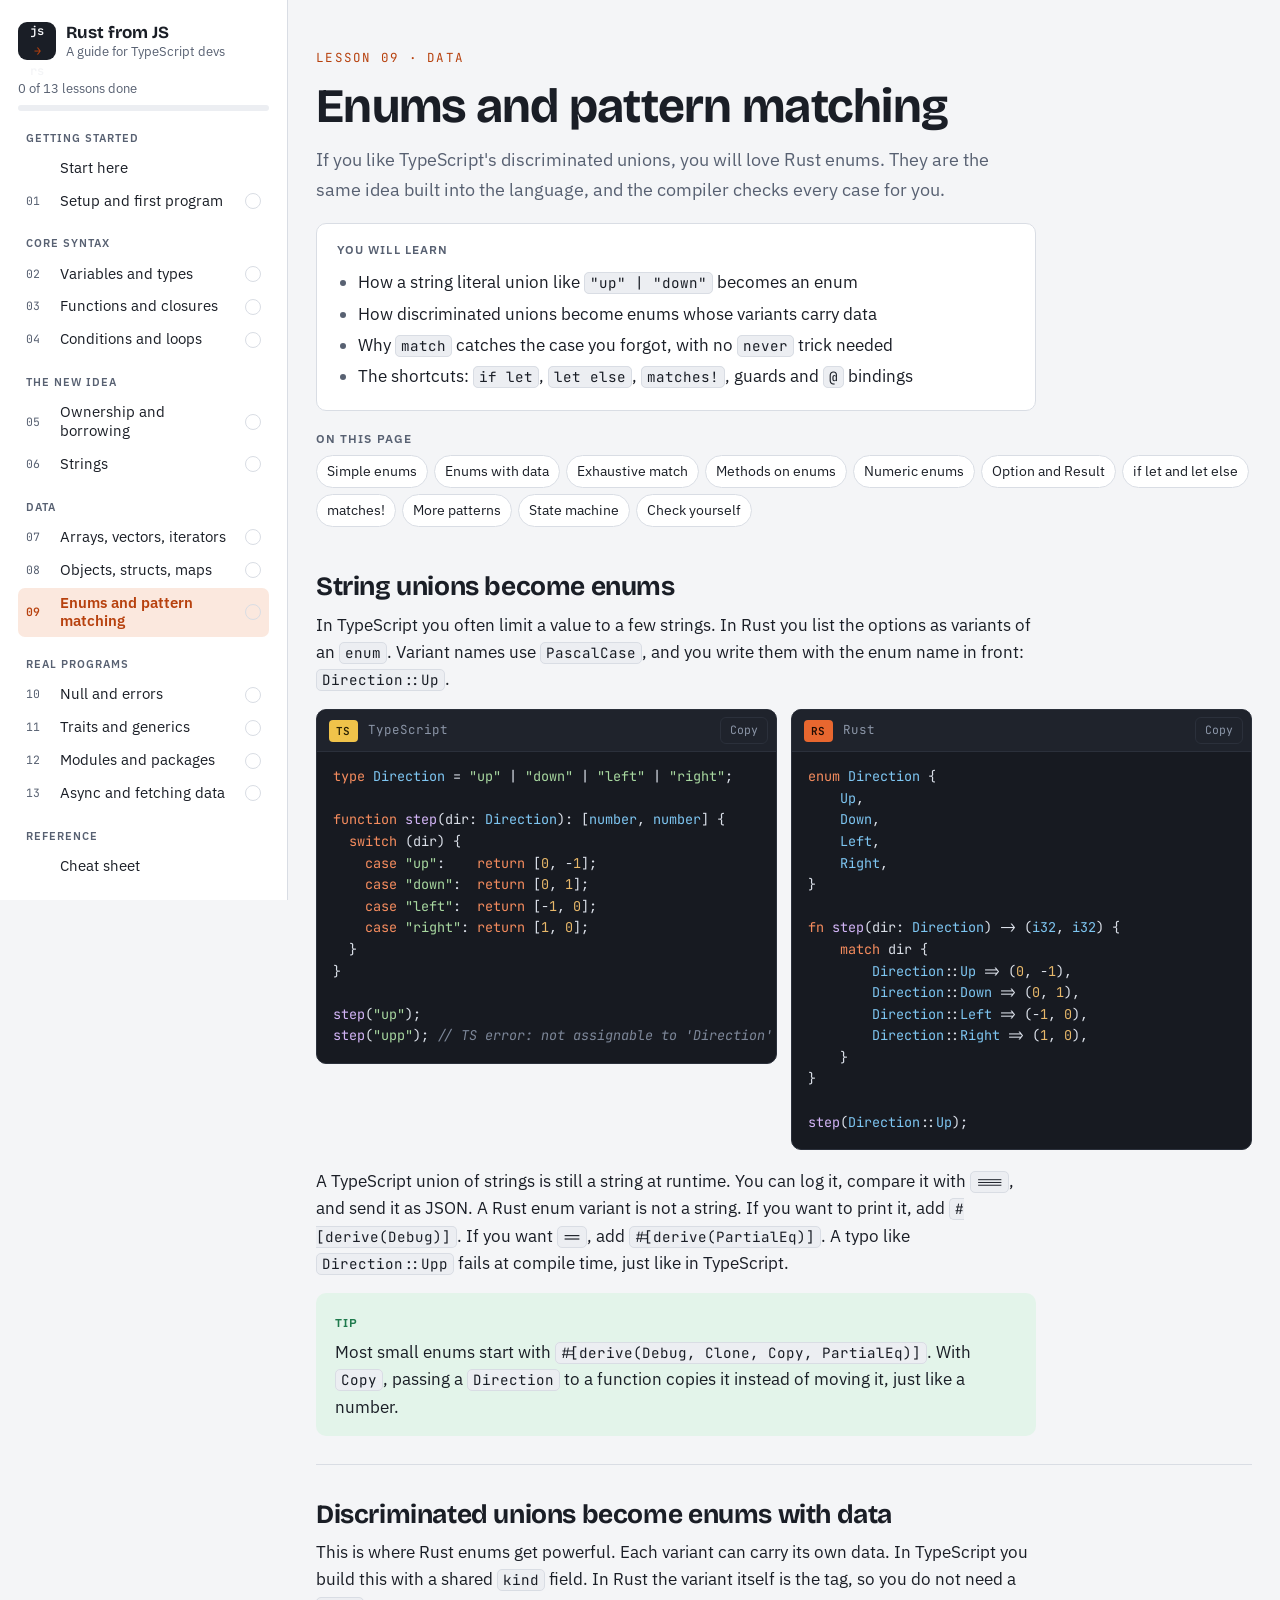
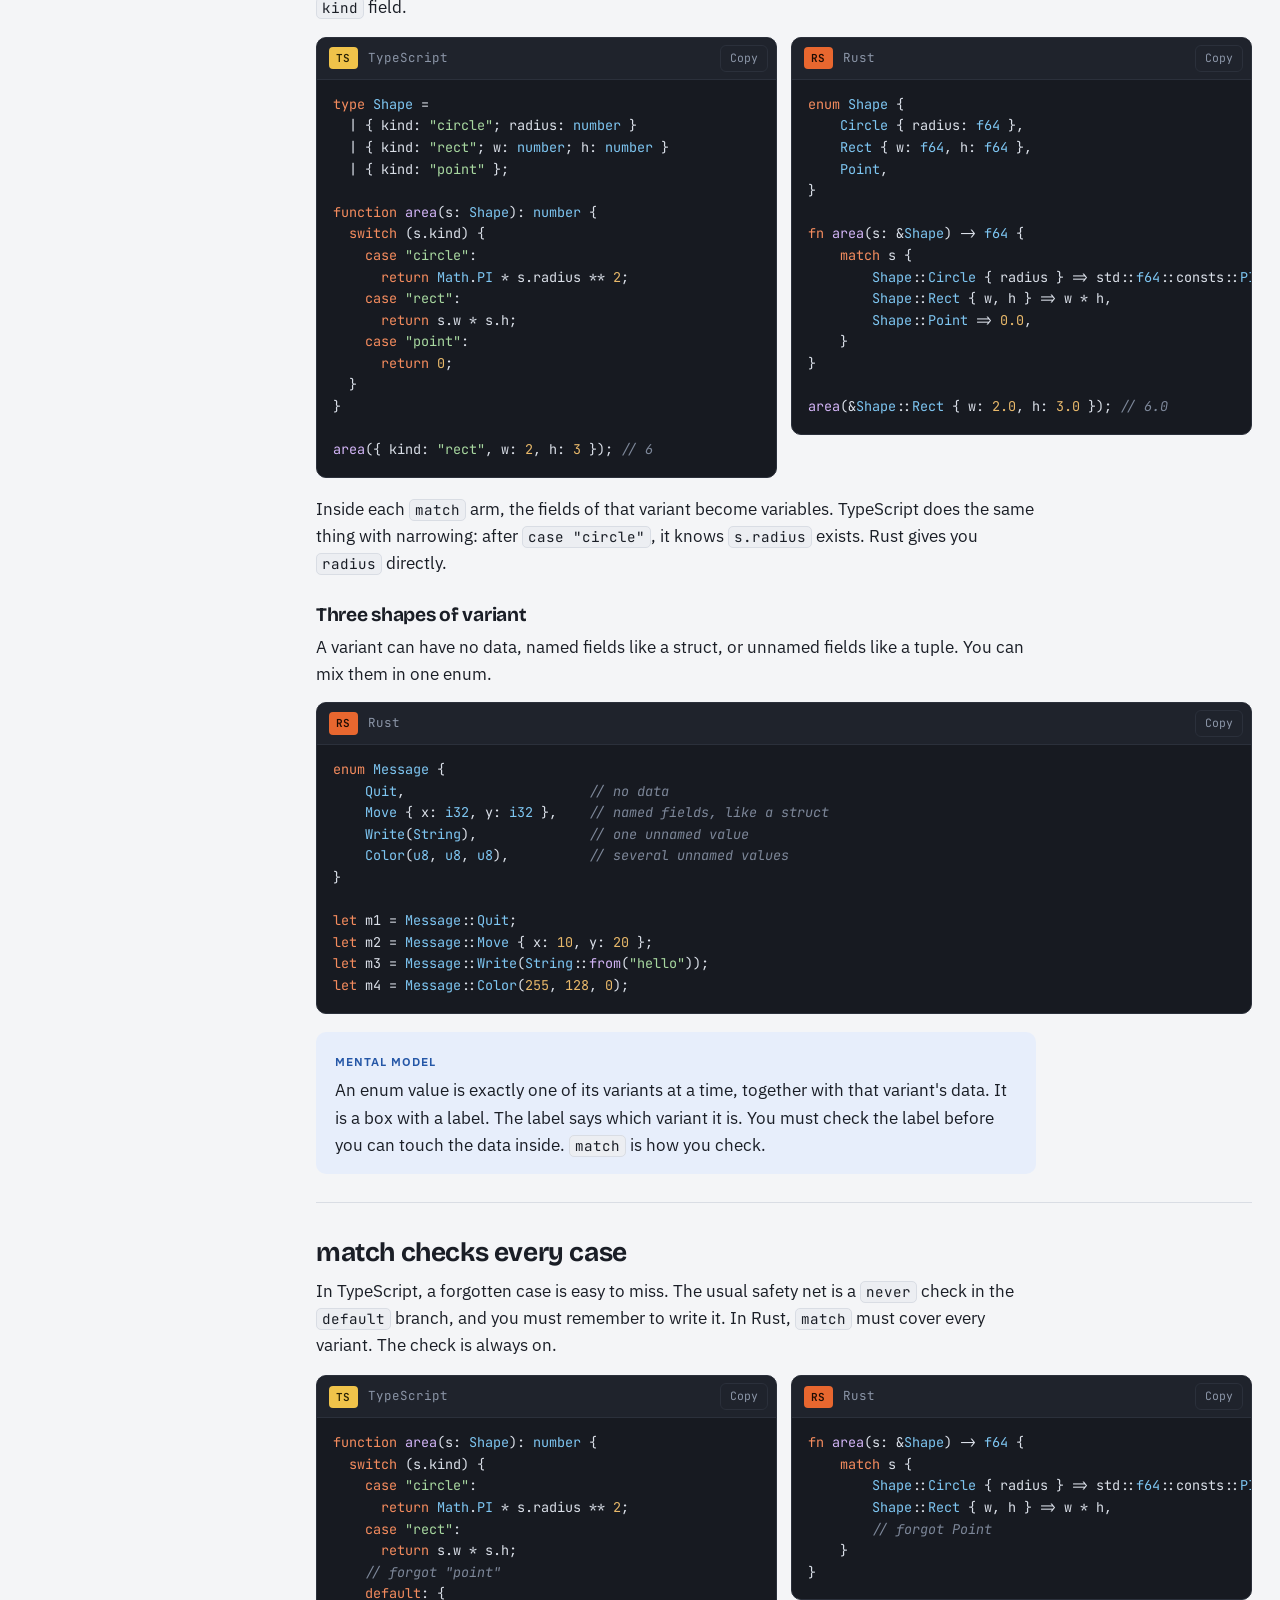
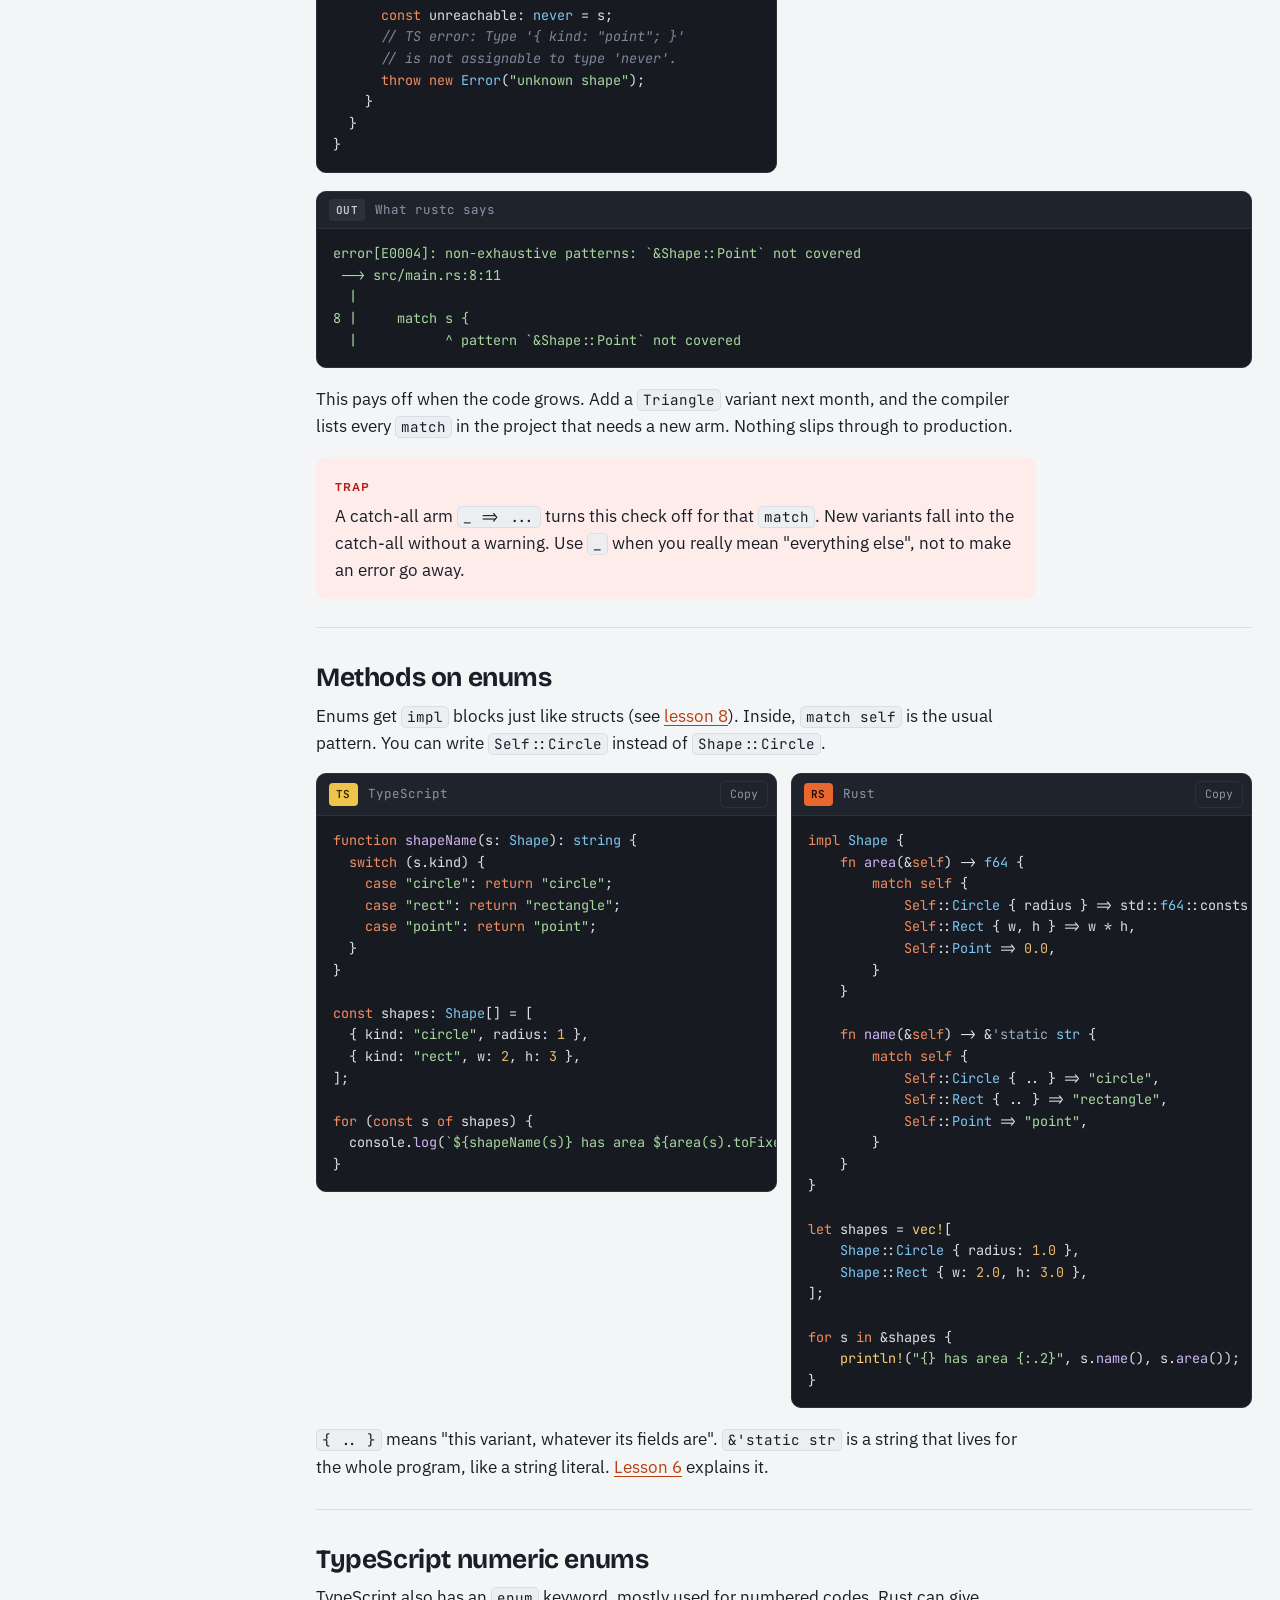
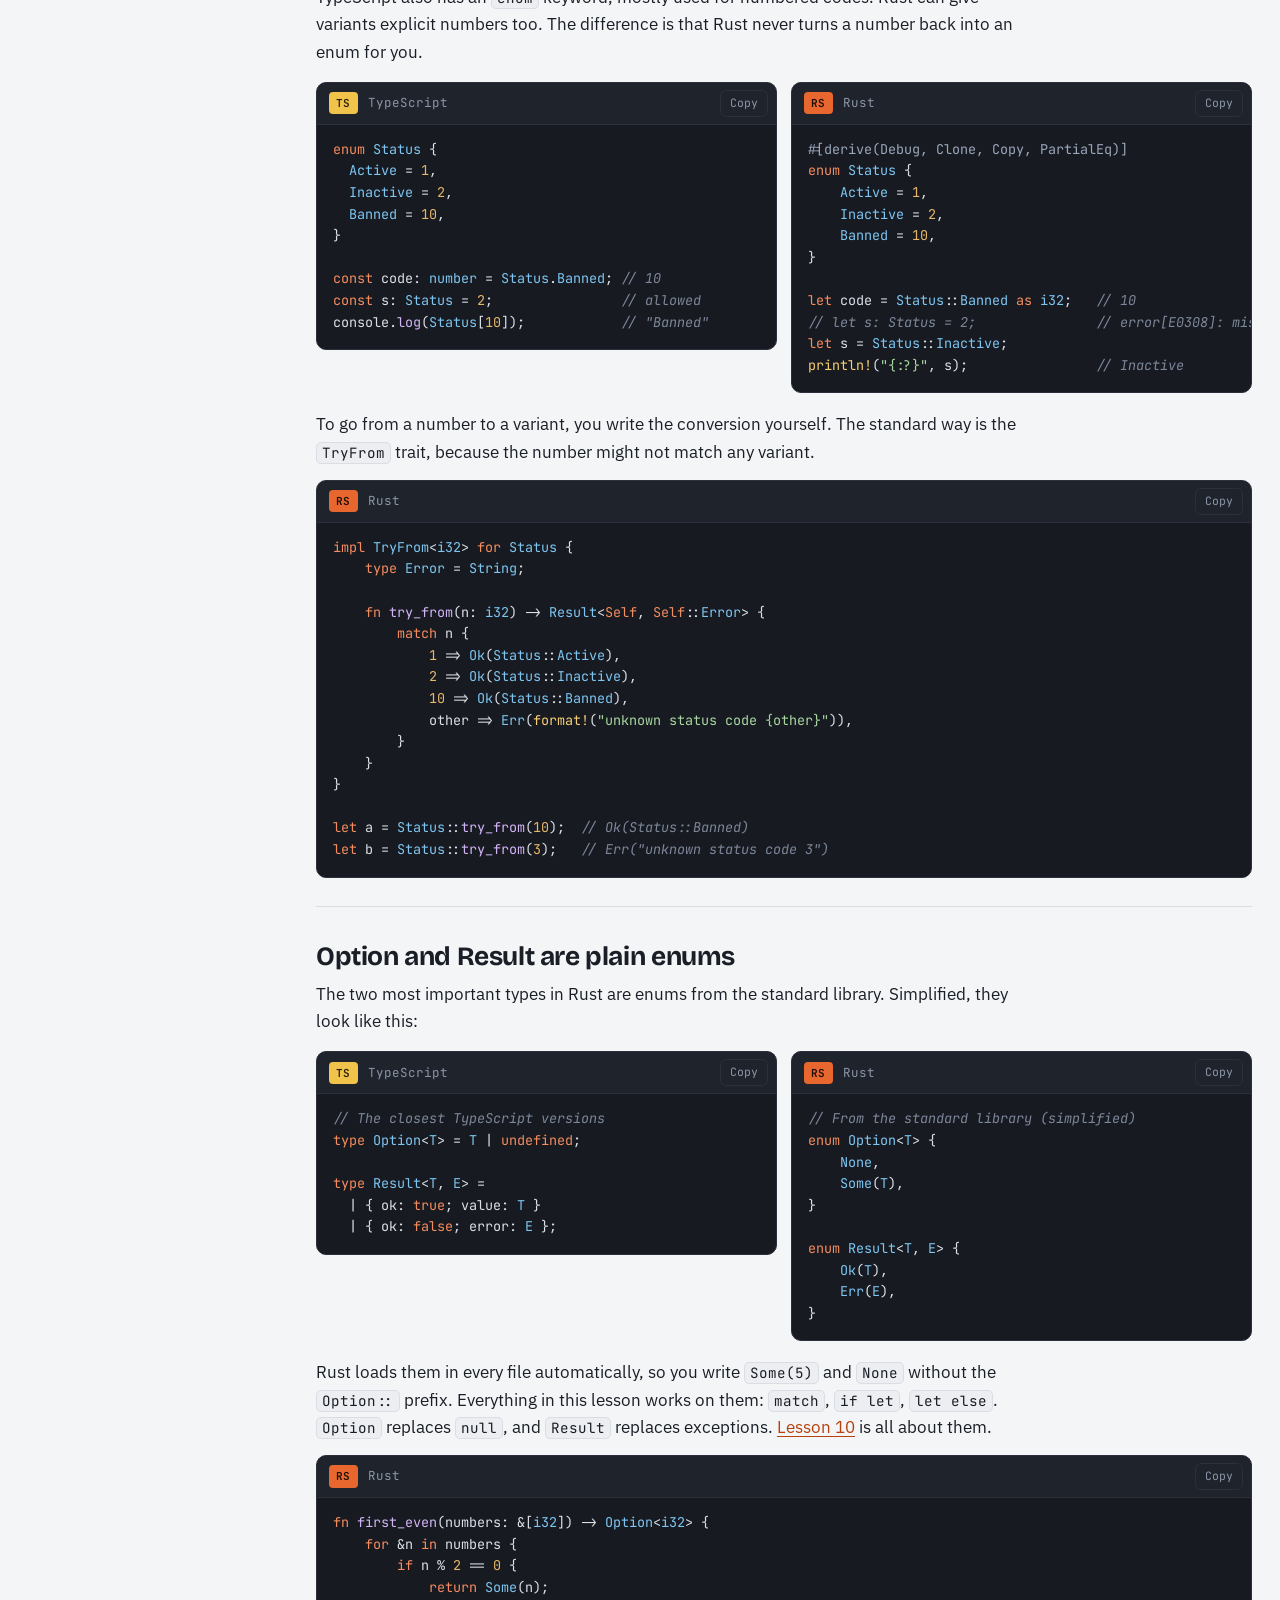
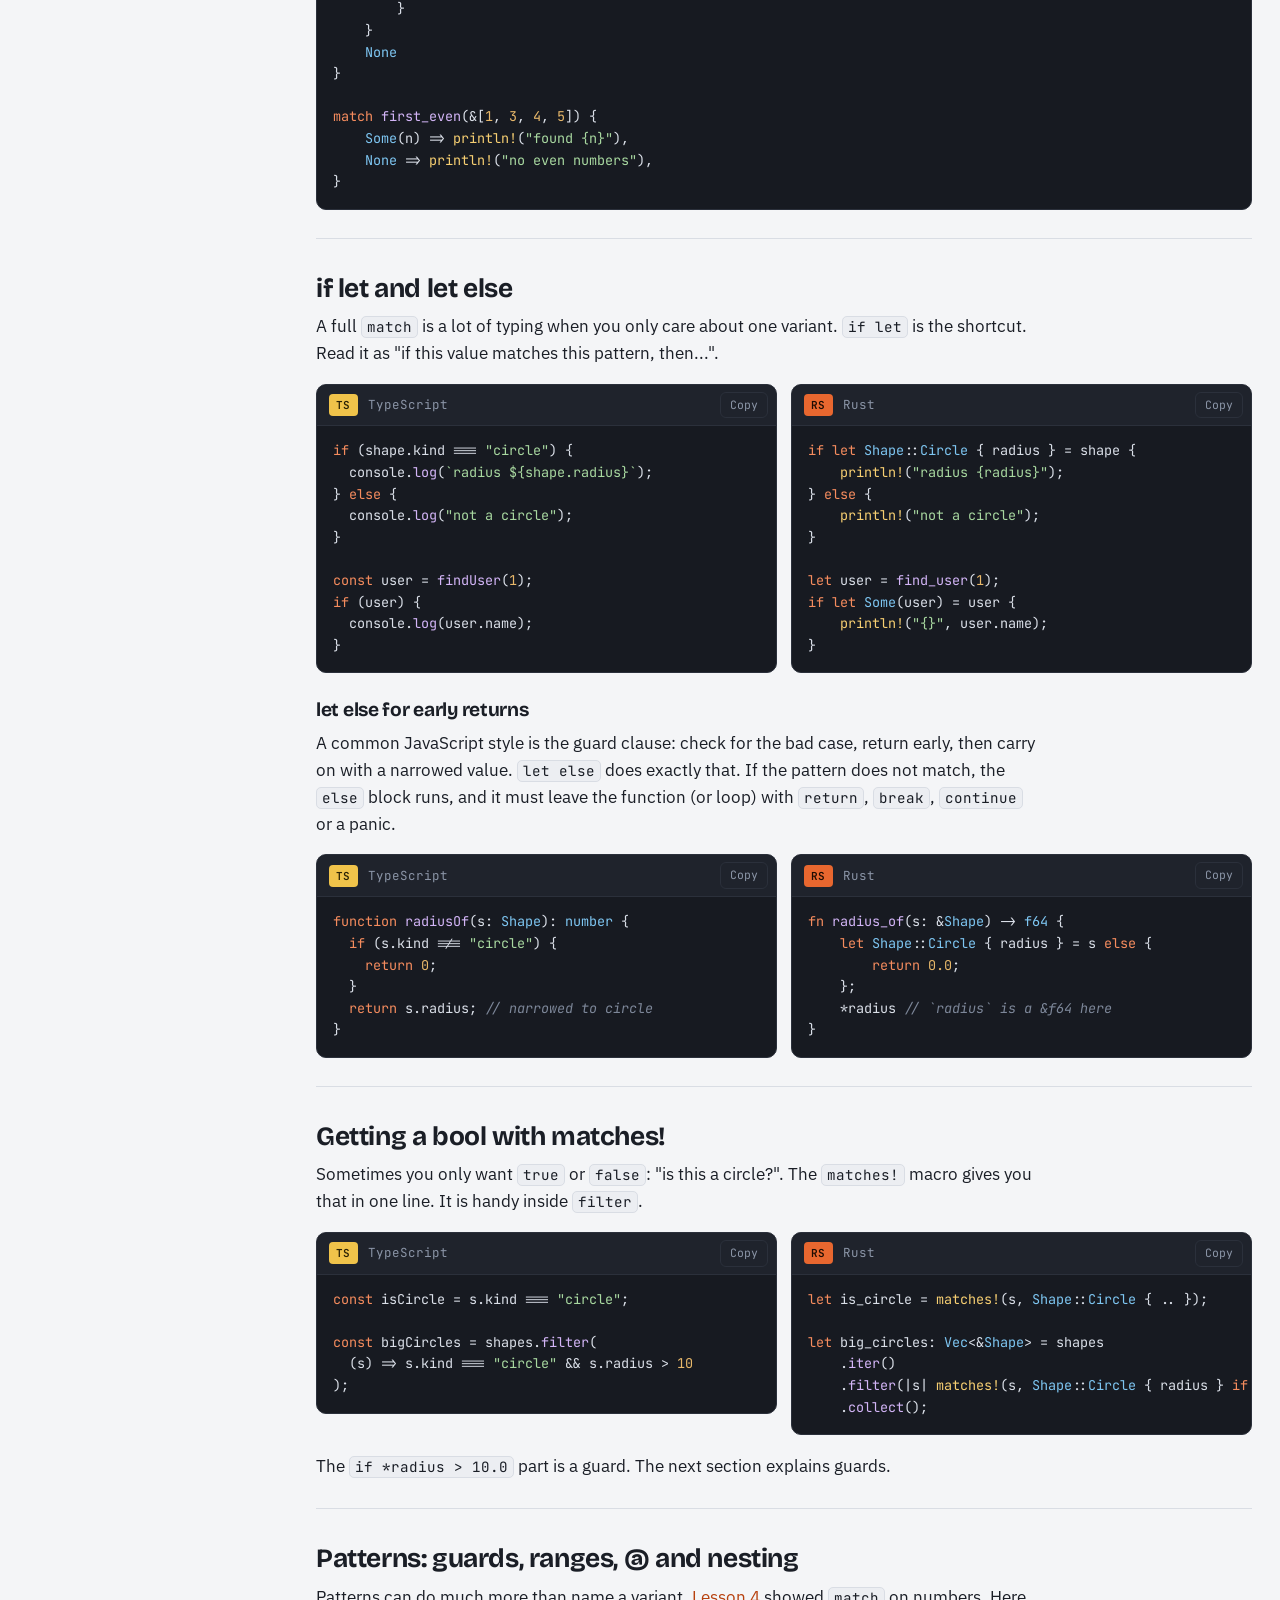
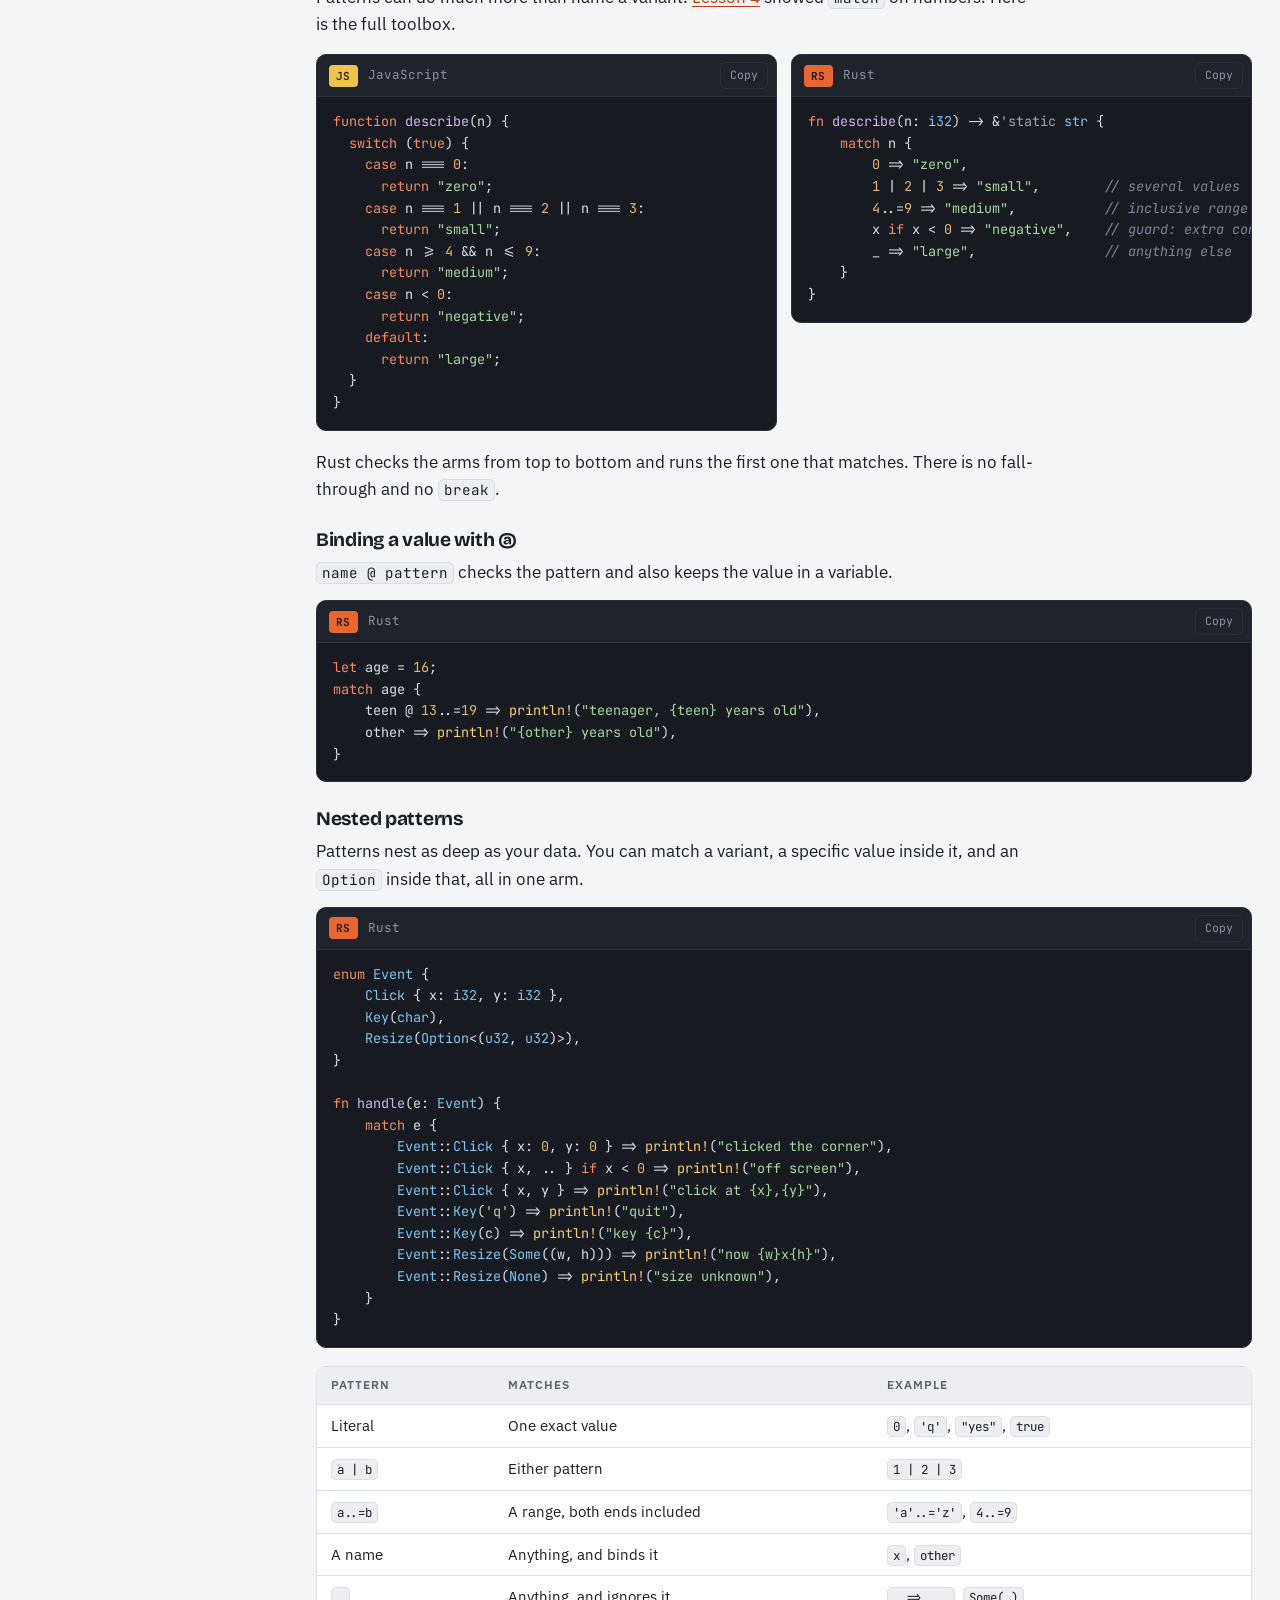
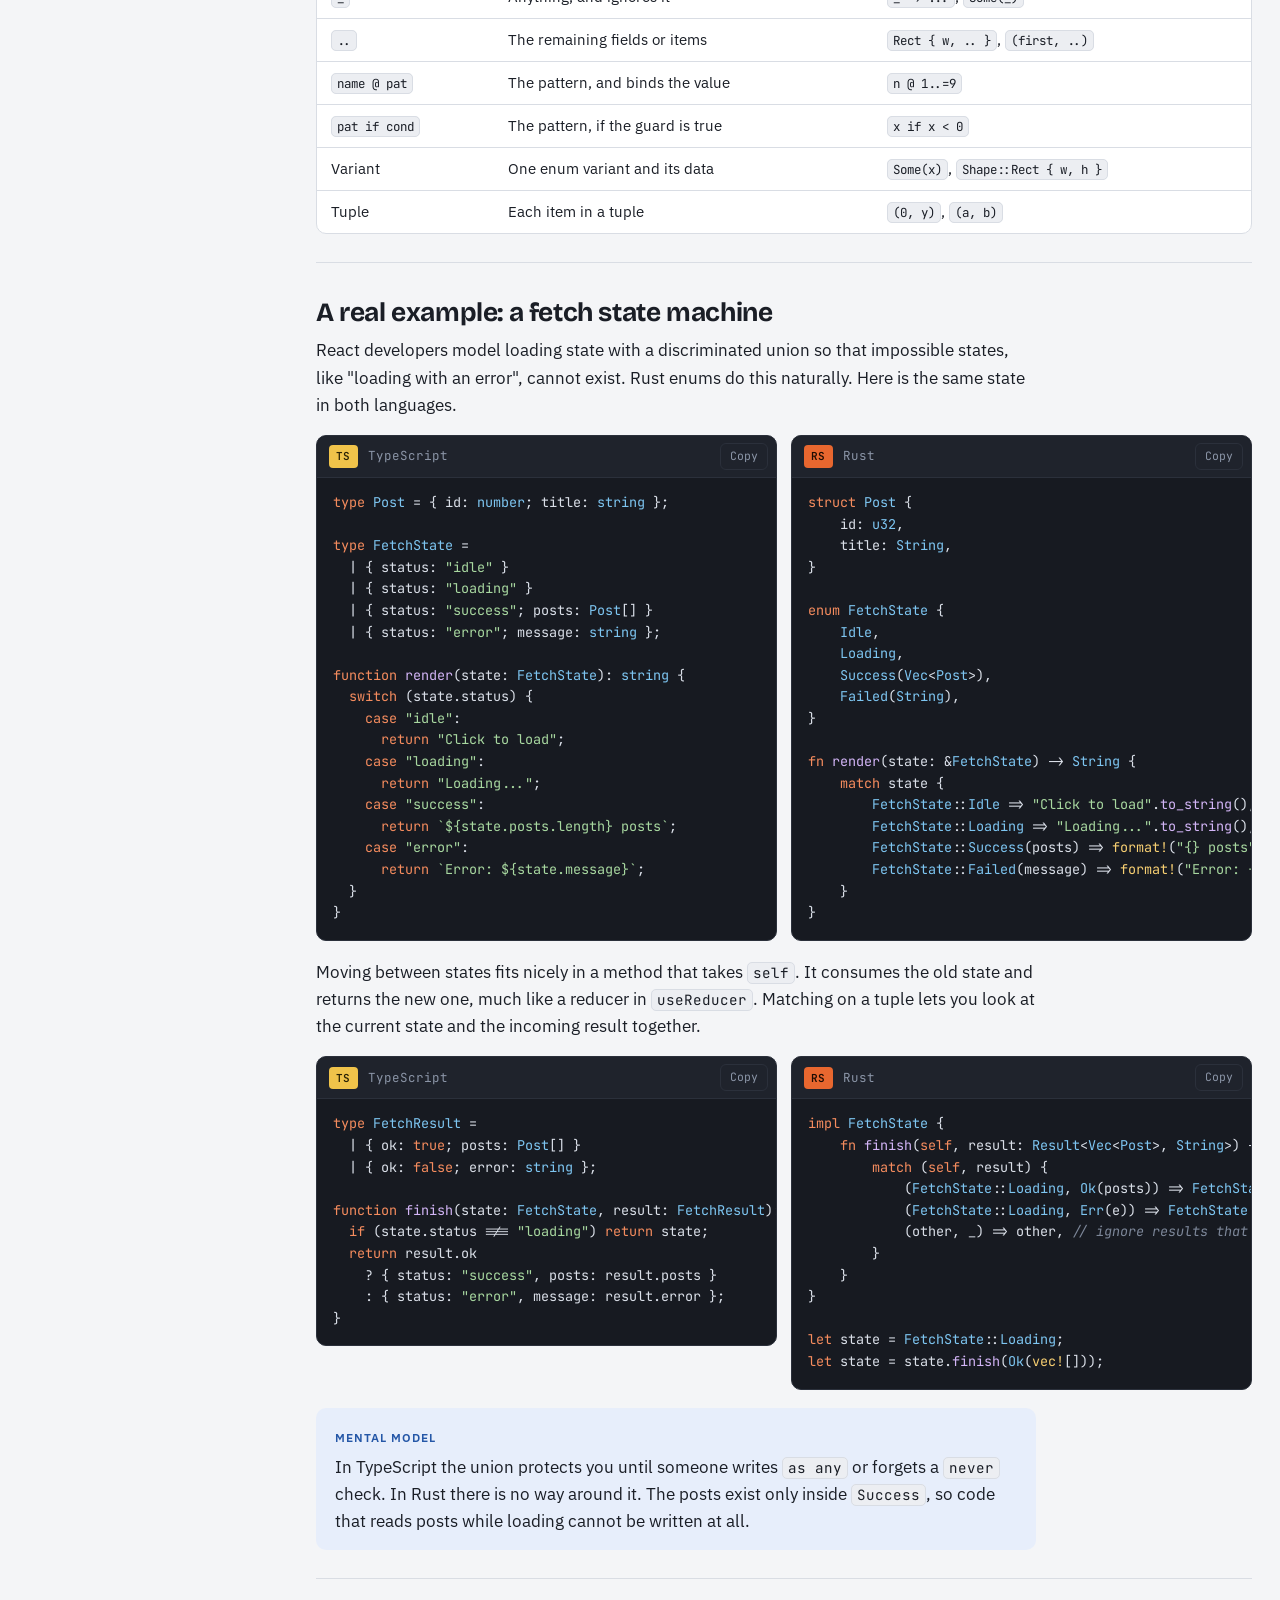
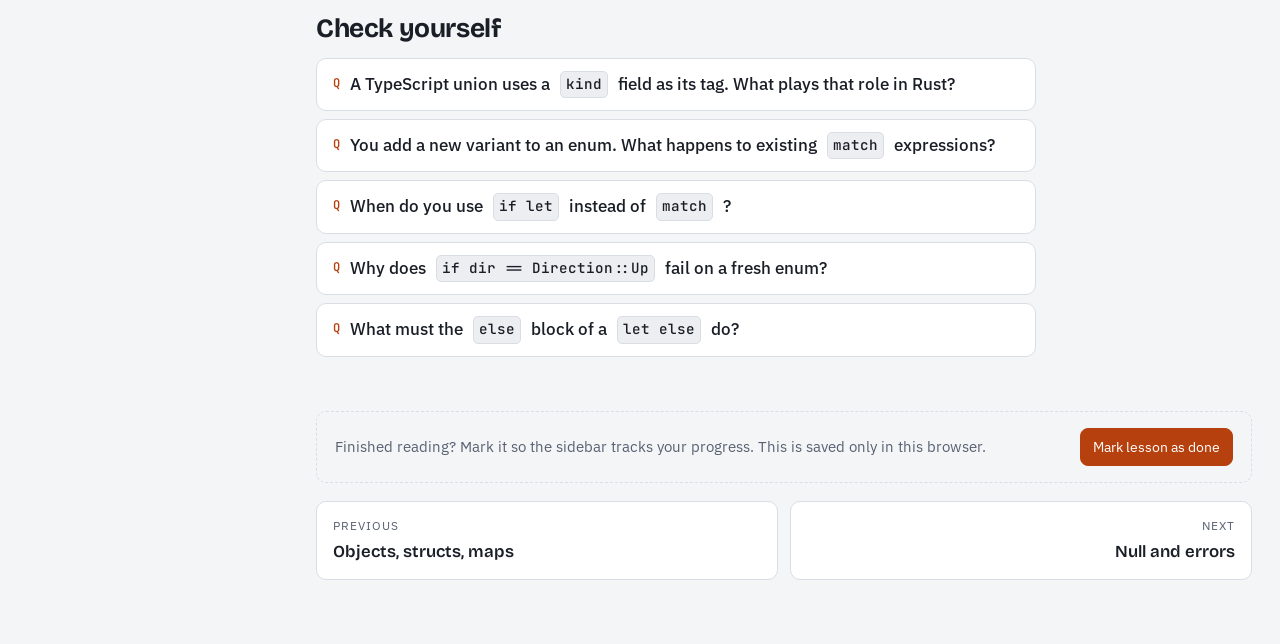
<file: enums.html>
<!doctype html>
<html lang="en">
<head>
<meta charset="utf-8">
<meta name="viewport" content="width=device-width, initial-scale=1">
<title>Enums and pattern matching · Rust from JS</title>
<link rel="preconnect" href="https://fonts.googleapis.com">
<link rel="preconnect" href="https://fonts.gstatic.com" crossorigin>
<link rel="stylesheet" href="https://fonts.googleapis.com/css2?family=Bricolage+Grotesque:opsz,wght@12..96,500;12..96,700&family=IBM+Plex+Sans:ital,wght@0,400;0,500;0,600;1,400&family=JetBrains+Mono:wght@400;600&display=swap">
<link rel="stylesheet" href="assets/style.css">
<script>try{var t=localStorage.getItem('rjs-theme');if(t)document.documentElement.setAttribute('data-theme',t)}catch(e){}</script>
</head>
<body data-page="enums.html">
<main class="lesson">

<header class="lesson-head">
  <p class="eyebrow">Lesson 09 · Data</p>
  <h1>Enums and pattern matching</h1>
  <p class="lead">If you like TypeScript's discriminated unions, you will love Rust enums. They are the same idea built into the language, and the compiler checks every case for you.</p>
</header>

<div class="learn">
  <p>You will learn</p>
  <ul>
    <li>How a string literal union like <code>"up" | "down"</code> becomes an enum</li>
    <li>How discriminated unions become enums whose variants carry data</li>
    <li>Why <code>match</code> catches the case you forgot, with no <code>never</code> trick needed</li>
    <li>The shortcuts: <code>if let</code>, <code>let else</code>, <code>matches!</code>, guards and <code>@</code> bindings</li>
  </ul>
</div>

<section>
  <h2 data-short="Simple enums">String unions become enums</h2>
  <p>In TypeScript you often limit a value to a few strings. In Rust you list the options as variants of an <code>enum</code>. Variant names use <code>PascalCase</code>, and you write them with the enum name in front: <code>Direction::Up</code>.</p>
  <div class="compare">
<script type="text/x-code" data-lang="ts">
type Direction = "up" | "down" | "left" | "right";

function step(dir: Direction): [number, number] {
  switch (dir) {
    case "up":    return [0, -1];
    case "down":  return [0, 1];
    case "left":  return [-1, 0];
    case "right": return [1, 0];
  }
}

step("up");
step("upp"); // TS error: not assignable to 'Direction'
</script>
<script type="text/x-code" data-lang="rust">
enum Direction {
    Up,
    Down,
    Left,
    Right,
}

fn step(dir: Direction) -> (i32, i32) {
    match dir {
        Direction::Up => (0, -1),
        Direction::Down => (0, 1),
        Direction::Left => (-1, 0),
        Direction::Right => (1, 0),
    }
}

step(Direction::Up);
</script>
  </div>
  <p>A TypeScript union of strings is still a string at runtime. You can log it, compare it with <code>===</code>, and send it as JSON. A Rust enum variant is not a string. If you want to print it, add <code>#[derive(Debug)]</code>. If you want <code>==</code>, add <code>#[derive(PartialEq)]</code>. A typo like <code>Direction::Upp</code> fails at compile time, just like in TypeScript.</p>
  <aside class="callout tip">
    <p class="callout-title">Tip</p>
    <p>Most small enums start with <code>#[derive(Debug, Clone, Copy, PartialEq)]</code>. With <code>Copy</code>, passing a <code>Direction</code> to a function copies it instead of moving it, just like a number.</p>
  </aside>
</section>

<section>
  <h2 data-short="Enums with data">Discriminated unions become enums with data</h2>
  <p>This is where Rust enums get powerful. Each variant can carry its own data. In TypeScript you build this with a shared <code>kind</code> field. In Rust the variant itself is the tag, so you do not need a <code>kind</code> field.</p>
  <div class="compare">
<script type="text/x-code" data-lang="ts">
type Shape =
  | { kind: "circle"; radius: number }
  | { kind: "rect"; w: number; h: number }
  | { kind: "point" };

function area(s: Shape): number {
  switch (s.kind) {
    case "circle":
      return Math.PI * s.radius ** 2;
    case "rect":
      return s.w * s.h;
    case "point":
      return 0;
  }
}

area({ kind: "rect", w: 2, h: 3 }); // 6
</script>
<script type="text/x-code" data-lang="rust">
enum Shape {
    Circle { radius: f64 },
    Rect { w: f64, h: f64 },
    Point,
}

fn area(s: &Shape) -> f64 {
    match s {
        Shape::Circle { radius } => std::f64::consts::PI * radius * radius,
        Shape::Rect { w, h } => w * h,
        Shape::Point => 0.0,
    }
}

area(&Shape::Rect { w: 2.0, h: 3.0 }); // 6.0
</script>
  </div>
  <p>Inside each <code>match</code> arm, the fields of that variant become variables. TypeScript does the same thing with narrowing: after <code>case "circle"</code>, it knows <code>s.radius</code> exists. Rust gives you <code>radius</code> directly.</p>

  <h3>Three shapes of variant</h3>
  <p>A variant can have no data, named fields like a struct, or unnamed fields like a tuple. You can mix them in one enum.</p>
<script type="text/x-code" data-lang="rust">
enum Message {
    Quit,                       // no data
    Move { x: i32, y: i32 },    // named fields, like a struct
    Write(String),              // one unnamed value
    Color(u8, u8, u8),          // several unnamed values
}

let m1 = Message::Quit;
let m2 = Message::Move { x: 10, y: 20 };
let m3 = Message::Write(String::from("hello"));
let m4 = Message::Color(255, 128, 0);
</script>
  <aside class="callout note">
    <p class="callout-title">Mental model</p>
    <p>An enum value is exactly one of its variants at a time, together with that variant's data. It is a box with a label. The label says which variant it is. You must check the label before you can touch the data inside. <code>match</code> is how you check.</p>
  </aside>
</section>

<section>
  <h2 data-short="Exhaustive match">match checks every case</h2>
  <p>In TypeScript, a forgotten case is easy to miss. The usual safety net is a <code>never</code> check in the <code>default</code> branch, and you must remember to write it. In Rust, <code>match</code> must cover every variant. The check is always on.</p>
  <div class="compare">
<script type="text/x-code" data-lang="ts">
function area(s: Shape): number {
  switch (s.kind) {
    case "circle":
      return Math.PI * s.radius ** 2;
    case "rect":
      return s.w * s.h;
    // forgot "point"
    default: {
      const unreachable: never = s;
      // TS error: Type '{ kind: "point"; }'
      // is not assignable to type 'never'.
      throw new Error("unknown shape");
    }
  }
}
</script>
<script type="text/x-code" data-lang="rust">
fn area(s: &Shape) -> f64 {
    match s {
        Shape::Circle { radius } => std::f64::consts::PI * radius * radius,
        Shape::Rect { w, h } => w * h,
        // forgot Point
    }
}
</script>
  </div>
<script type="text/x-code" data-lang="output" data-title="What rustc says">
error[E0004]: non-exhaustive patterns: `&Shape::Point` not covered
 --> src/main.rs:8:11
  |
8 |     match s {
  |           ^ pattern `&Shape::Point` not covered
</script>
  <p>This pays off when the code grows. Add a <code>Triangle</code> variant next month, and the compiler lists every <code>match</code> in the project that needs a new arm. Nothing slips through to production.</p>
  <aside class="callout warn">
    <p class="callout-title">Trap</p>
    <p>A catch-all arm <code>_ =&gt; ...</code> turns this check off for that <code>match</code>. New variants fall into the catch-all without a warning. Use <code>_</code> when you really mean "everything else", not to make an error go away.</p>
  </aside>
</section>

<section>
  <h2>Methods on enums</h2>
  <p>Enums get <code>impl</code> blocks just like structs (see <a href="objects.html">lesson 8</a>). Inside, <code>match self</code> is the usual pattern. You can write <code>Self::Circle</code> instead of <code>Shape::Circle</code>.</p>
  <div class="compare">
<script type="text/x-code" data-lang="ts">
function shapeName(s: Shape): string {
  switch (s.kind) {
    case "circle": return "circle";
    case "rect": return "rectangle";
    case "point": return "point";
  }
}

const shapes: Shape[] = [
  { kind: "circle", radius: 1 },
  { kind: "rect", w: 2, h: 3 },
];

for (const s of shapes) {
  console.log(`${shapeName(s)} has area ${area(s).toFixed(2)}`);
}
</script>
<script type="text/x-code" data-lang="rust">
impl Shape {
    fn area(&self) -> f64 {
        match self {
            Self::Circle { radius } => std::f64::consts::PI * radius * radius,
            Self::Rect { w, h } => w * h,
            Self::Point => 0.0,
        }
    }

    fn name(&self) -> &'static str {
        match self {
            Self::Circle { .. } => "circle",
            Self::Rect { .. } => "rectangle",
            Self::Point => "point",
        }
    }
}

let shapes = vec![
    Shape::Circle { radius: 1.0 },
    Shape::Rect { w: 2.0, h: 3.0 },
];

for s in &shapes {
    println!("{} has area {:.2}", s.name(), s.area());
}
</script>
  </div>
  <p><code>{ .. }</code> means "this variant, whatever its fields are". <code>&amp;'static str</code> is a string that lives for the whole program, like a string literal. <a href="strings.html">Lesson 6</a> explains it.</p>
</section>

<section>
  <h2 data-short="Numeric enums">TypeScript numeric enums</h2>
  <p>TypeScript also has an <code>enum</code> keyword, mostly used for numbered codes. Rust can give variants explicit numbers too. The difference is that Rust never turns a number back into an enum for you.</p>
  <div class="compare">
<script type="text/x-code" data-lang="ts">
enum Status {
  Active = 1,
  Inactive = 2,
  Banned = 10,
}

const code: number = Status.Banned; // 10
const s: Status = 2;                // allowed
console.log(Status[10]);            // "Banned"
</script>
<script type="text/x-code" data-lang="rust">
#[derive(Debug, Clone, Copy, PartialEq)]
enum Status {
    Active = 1,
    Inactive = 2,
    Banned = 10,
}

let code = Status::Banned as i32;   // 10
// let s: Status = 2;               // error[E0308]: mismatched types
let s = Status::Inactive;
println!("{:?}", s);                // Inactive
</script>
  </div>
  <p>To go from a number to a variant, you write the conversion yourself. The standard way is the <code>TryFrom</code> trait, because the number might not match any variant.</p>
<script type="text/x-code" data-lang="rust">
impl TryFrom<i32> for Status {
    type Error = String;

    fn try_from(n: i32) -> Result<Self, Self::Error> {
        match n {
            1 => Ok(Status::Active),
            2 => Ok(Status::Inactive),
            10 => Ok(Status::Banned),
            other => Err(format!("unknown status code {other}")),
        }
    }
}

let a = Status::try_from(10);  // Ok(Status::Banned)
let b = Status::try_from(3);   // Err("unknown status code 3")
</script>
</section>

<section>
  <h2 data-short="Option and Result">Option and Result are plain enums</h2>
  <p>The two most important types in Rust are enums from the standard library. Simplified, they look like this:</p>
  <div class="compare">
<script type="text/x-code" data-lang="ts">
// The closest TypeScript versions
type Option<T> = T | undefined;

type Result<T, E> =
  | { ok: true; value: T }
  | { ok: false; error: E };
</script>
<script type="text/x-code" data-lang="rust">
// From the standard library (simplified)
enum Option<T> {
    None,
    Some(T),
}

enum Result<T, E> {
    Ok(T),
    Err(E),
}
</script>
  </div>
  <p>Rust loads them in every file automatically, so you write <code>Some(5)</code> and <code>None</code> without the <code>Option::</code> prefix. Everything in this lesson works on them: <code>match</code>, <code>if let</code>, <code>let else</code>. <code>Option</code> replaces <code>null</code>, and <code>Result</code> replaces exceptions. <a href="errors.html">Lesson 10</a> is all about them.</p>
<script type="text/x-code" data-lang="rust">
fn first_even(numbers: &[i32]) -> Option<i32> {
    for &n in numbers {
        if n % 2 == 0 {
            return Some(n);
        }
    }
    None
}

match first_even(&[1, 3, 4, 5]) {
    Some(n) => println!("found {n}"),
    None => println!("no even numbers"),
}
</script>
</section>

<section>
  <h2 data-short="if let and let else">if let and let else</h2>
  <p>A full <code>match</code> is a lot of typing when you only care about one variant. <code>if let</code> is the shortcut. Read it as "if this value matches this pattern, then...".</p>
  <div class="compare">
<script type="text/x-code" data-lang="ts">
if (shape.kind === "circle") {
  console.log(`radius ${shape.radius}`);
} else {
  console.log("not a circle");
}

const user = findUser(1);
if (user) {
  console.log(user.name);
}
</script>
<script type="text/x-code" data-lang="rust">
if let Shape::Circle { radius } = shape {
    println!("radius {radius}");
} else {
    println!("not a circle");
}

let user = find_user(1);
if let Some(user) = user {
    println!("{}", user.name);
}
</script>
  </div>

  <h3>let else for early returns</h3>
  <p>A common JavaScript style is the guard clause: check for the bad case, return early, then carry on with a narrowed value. <code>let else</code> does exactly that. If the pattern does not match, the <code>else</code> block runs, and it must leave the function (or loop) with <code>return</code>, <code>break</code>, <code>continue</code> or a panic.</p>
  <div class="compare">
<script type="text/x-code" data-lang="ts">
function radiusOf(s: Shape): number {
  if (s.kind !== "circle") {
    return 0;
  }
  return s.radius; // narrowed to circle
}
</script>
<script type="text/x-code" data-lang="rust">
fn radius_of(s: &Shape) -> f64 {
    let Shape::Circle { radius } = s else {
        return 0.0;
    };
    *radius // `radius` is a &f64 here
}
</script>
  </div>
</section>

<section>
  <h2 data-short="matches!">Getting a bool with matches!</h2>
  <p>Sometimes you only want <code>true</code> or <code>false</code>: "is this a circle?". The <code>matches!</code> macro gives you that in one line. It is handy inside <code>filter</code>.</p>
  <div class="compare">
<script type="text/x-code" data-lang="ts">
const isCircle = s.kind === "circle";

const bigCircles = shapes.filter(
  (s) => s.kind === "circle" && s.radius > 10
);
</script>
<script type="text/x-code" data-lang="rust">
let is_circle = matches!(s, Shape::Circle { .. });

let big_circles: Vec<&Shape> = shapes
    .iter()
    .filter(|s| matches!(s, Shape::Circle { radius } if *radius > 10.0))
    .collect();
</script>
  </div>
  <p>The <code>if *radius &gt; 10.0</code> part is a guard. The next section explains guards.</p>
</section>

<section>
  <h2 data-short="More patterns">Patterns: guards, ranges, @ and nesting</h2>
  <p>Patterns can do much more than name a variant. <a href="control-flow.html">Lesson 4</a> showed <code>match</code> on numbers. Here is the full toolbox.</p>
  <div class="compare">
<script type="text/x-code" data-lang="js">
function describe(n) {
  switch (true) {
    case n === 0:
      return "zero";
    case n === 1 || n === 2 || n === 3:
      return "small";
    case n >= 4 && n <= 9:
      return "medium";
    case n < 0:
      return "negative";
    default:
      return "large";
  }
}
</script>
<script type="text/x-code" data-lang="rust">
fn describe(n: i32) -> &'static str {
    match n {
        0 => "zero",
        1 | 2 | 3 => "small",        // several values
        4..=9 => "medium",           // inclusive range
        x if x < 0 => "negative",    // guard: extra condition
        _ => "large",                // anything else
    }
}
</script>
  </div>
  <p>Rust checks the arms from top to bottom and runs the first one that matches. There is no fall-through and no <code>break</code>.</p>

  <h3>Binding a value with @</h3>
  <p><code>name @ pattern</code> checks the pattern and also keeps the value in a variable.</p>
<script type="text/x-code" data-lang="rust">
let age = 16;
match age {
    teen @ 13..=19 => println!("teenager, {teen} years old"),
    other => println!("{other} years old"),
}
</script>

  <h3>Nested patterns</h3>
  <p>Patterns nest as deep as your data. You can match a variant, a specific value inside it, and an <code>Option</code> inside that, all in one arm.</p>
<script type="text/x-code" data-lang="rust">
enum Event {
    Click { x: i32, y: i32 },
    Key(char),
    Resize(Option<(u32, u32)>),
}

fn handle(e: Event) {
    match e {
        Event::Click { x: 0, y: 0 } => println!("clicked the corner"),
        Event::Click { x, .. } if x < 0 => println!("off screen"),
        Event::Click { x, y } => println!("click at {x},{y}"),
        Event::Key('q') => println!("quit"),
        Event::Key(c) => println!("key {c}"),
        Event::Resize(Some((w, h))) => println!("now {w}x{h}"),
        Event::Resize(None) => println!("size unknown"),
    }
}
</script>

  <div class="table-wrap">
    <table>
      <thead><tr><th>Pattern</th><th>Matches</th><th>Example</th></tr></thead>
      <tbody>
        <tr><td>Literal</td><td>One exact value</td><td><code>0</code>, <code>'q'</code>, <code>"yes"</code>, <code>true</code></td></tr>
        <tr><td><code>a | b</code></td><td>Either pattern</td><td><code>1 | 2 | 3</code></td></tr>
        <tr><td><code>a..=b</code></td><td>A range, both ends included</td><td><code>'a'..='z'</code>, <code>4..=9</code></td></tr>
        <tr><td>A name</td><td>Anything, and binds it</td><td><code>x</code>, <code>other</code></td></tr>
        <tr><td><code>_</code></td><td>Anything, and ignores it</td><td><code>_ =&gt; ...</code>, <code>Some(_)</code></td></tr>
        <tr><td><code>..</code></td><td>The remaining fields or items</td><td><code>Rect { w, .. }</code>, <code>(first, ..)</code></td></tr>
        <tr><td><code>name @ pat</code></td><td>The pattern, and binds the value</td><td><code>n @ 1..=9</code></td></tr>
        <tr><td><code>pat if cond</code></td><td>The pattern, if the guard is true</td><td><code>x if x &lt; 0</code></td></tr>
        <tr><td>Variant</td><td>One enum variant and its data</td><td><code>Some(x)</code>, <code>Shape::Rect { w, h }</code></td></tr>
        <tr><td>Tuple</td><td>Each item in a tuple</td><td><code>(0, y)</code>, <code>(a, b)</code></td></tr>
      </tbody>
    </table>
  </div>
</section>

<section>
  <h2 data-short="State machine">A real example: a fetch state machine</h2>
  <p>React developers model loading state with a discriminated union so that impossible states, like "loading with an error", cannot exist. Rust enums do this naturally. Here is the same state in both languages.</p>
  <div class="compare">
<script type="text/x-code" data-lang="ts">
type Post = { id: number; title: string };

type FetchState =
  | { status: "idle" }
  | { status: "loading" }
  | { status: "success"; posts: Post[] }
  | { status: "error"; message: string };

function render(state: FetchState): string {
  switch (state.status) {
    case "idle":
      return "Click to load";
    case "loading":
      return "Loading...";
    case "success":
      return `${state.posts.length} posts`;
    case "error":
      return `Error: ${state.message}`;
  }
}
</script>
<script type="text/x-code" data-lang="rust">
struct Post {
    id: u32,
    title: String,
}

enum FetchState {
    Idle,
    Loading,
    Success(Vec<Post>),
    Failed(String),
}

fn render(state: &FetchState) -> String {
    match state {
        FetchState::Idle => "Click to load".to_string(),
        FetchState::Loading => "Loading...".to_string(),
        FetchState::Success(posts) => format!("{} posts", posts.len()),
        FetchState::Failed(message) => format!("Error: {message}"),
    }
}
</script>
  </div>
  <p>Moving between states fits nicely in a method that takes <code>self</code>. It consumes the old state and returns the new one, much like a reducer in <code>useReducer</code>. Matching on a tuple lets you look at the current state and the incoming result together.</p>
  <div class="compare">
<script type="text/x-code" data-lang="ts">
type FetchResult =
  | { ok: true; posts: Post[] }
  | { ok: false; error: string };

function finish(state: FetchState, result: FetchResult): FetchState {
  if (state.status !== "loading") return state;
  return result.ok
    ? { status: "success", posts: result.posts }
    : { status: "error", message: result.error };
}
</script>
<script type="text/x-code" data-lang="rust">
impl FetchState {
    fn finish(self, result: Result<Vec<Post>, String>) -> FetchState {
        match (self, result) {
            (FetchState::Loading, Ok(posts)) => FetchState::Success(posts),
            (FetchState::Loading, Err(e)) => FetchState::Failed(e),
            (other, _) => other, // ignore results that arrive late
        }
    }
}

let state = FetchState::Loading;
let state = state.finish(Ok(vec![]));
</script>
  </div>
  <aside class="callout note">
    <p class="callout-title">Mental model</p>
    <p>In TypeScript the union protects you until someone writes <code>as any</code> or forgets a <code>never</code> check. In Rust there is no way around it. The posts exist only inside <code>Success</code>, so code that reads posts while loading cannot be written at all.</p>
  </aside>
</section>

<section>
  <h2>Check yourself</h2>
  <div class="quiz">
    <details>
      <summary>A TypeScript union uses a <code>kind</code> field as its tag. What plays that role in Rust?</summary>
      <div><p>The variant itself. <code>Shape::Circle { radius }</code> carries its own tag, so you never add a <code>kind</code> field.</p></div>
    </details>
    <details>
      <summary>You add a new variant to an enum. What happens to existing <code>match</code> expressions?</summary>
      <div><p>Every <code>match</code> that does not have a <code>_</code> arm stops compiling with error E0004, and the error points to each one. You update them, and nothing is missed.</p></div>
    </details>
    <details>
      <summary>When do you use <code>if let</code> instead of <code>match</code>?</summary>
      <div><p>When you care about one pattern and want to ignore or <code>else</code> the rest. <code>match</code> is for handling several cases.</p></div>
    </details>
    <details>
      <summary>Why does <code>if dir == Direction::Up</code> fail on a fresh enum?</summary>
      <div><p><code>==</code> needs the <code>PartialEq</code> trait. Add <code>#[derive(PartialEq)]</code>, or use <code>matches!(dir, Direction::Up)</code>.</p></div>
    </details>
    <details>
      <summary>What must the <code>else</code> block of a <code>let else</code> do?</summary>
      <div><p>Leave the current function or loop: <code>return</code>, <code>break</code>, <code>continue</code>, or panic. It cannot fall through, because the variable would have no value.</p></div>
    </details>
  </div>
</section>

</main>
<script src="assets/app.js"></script>
</body>
</html>
</file>
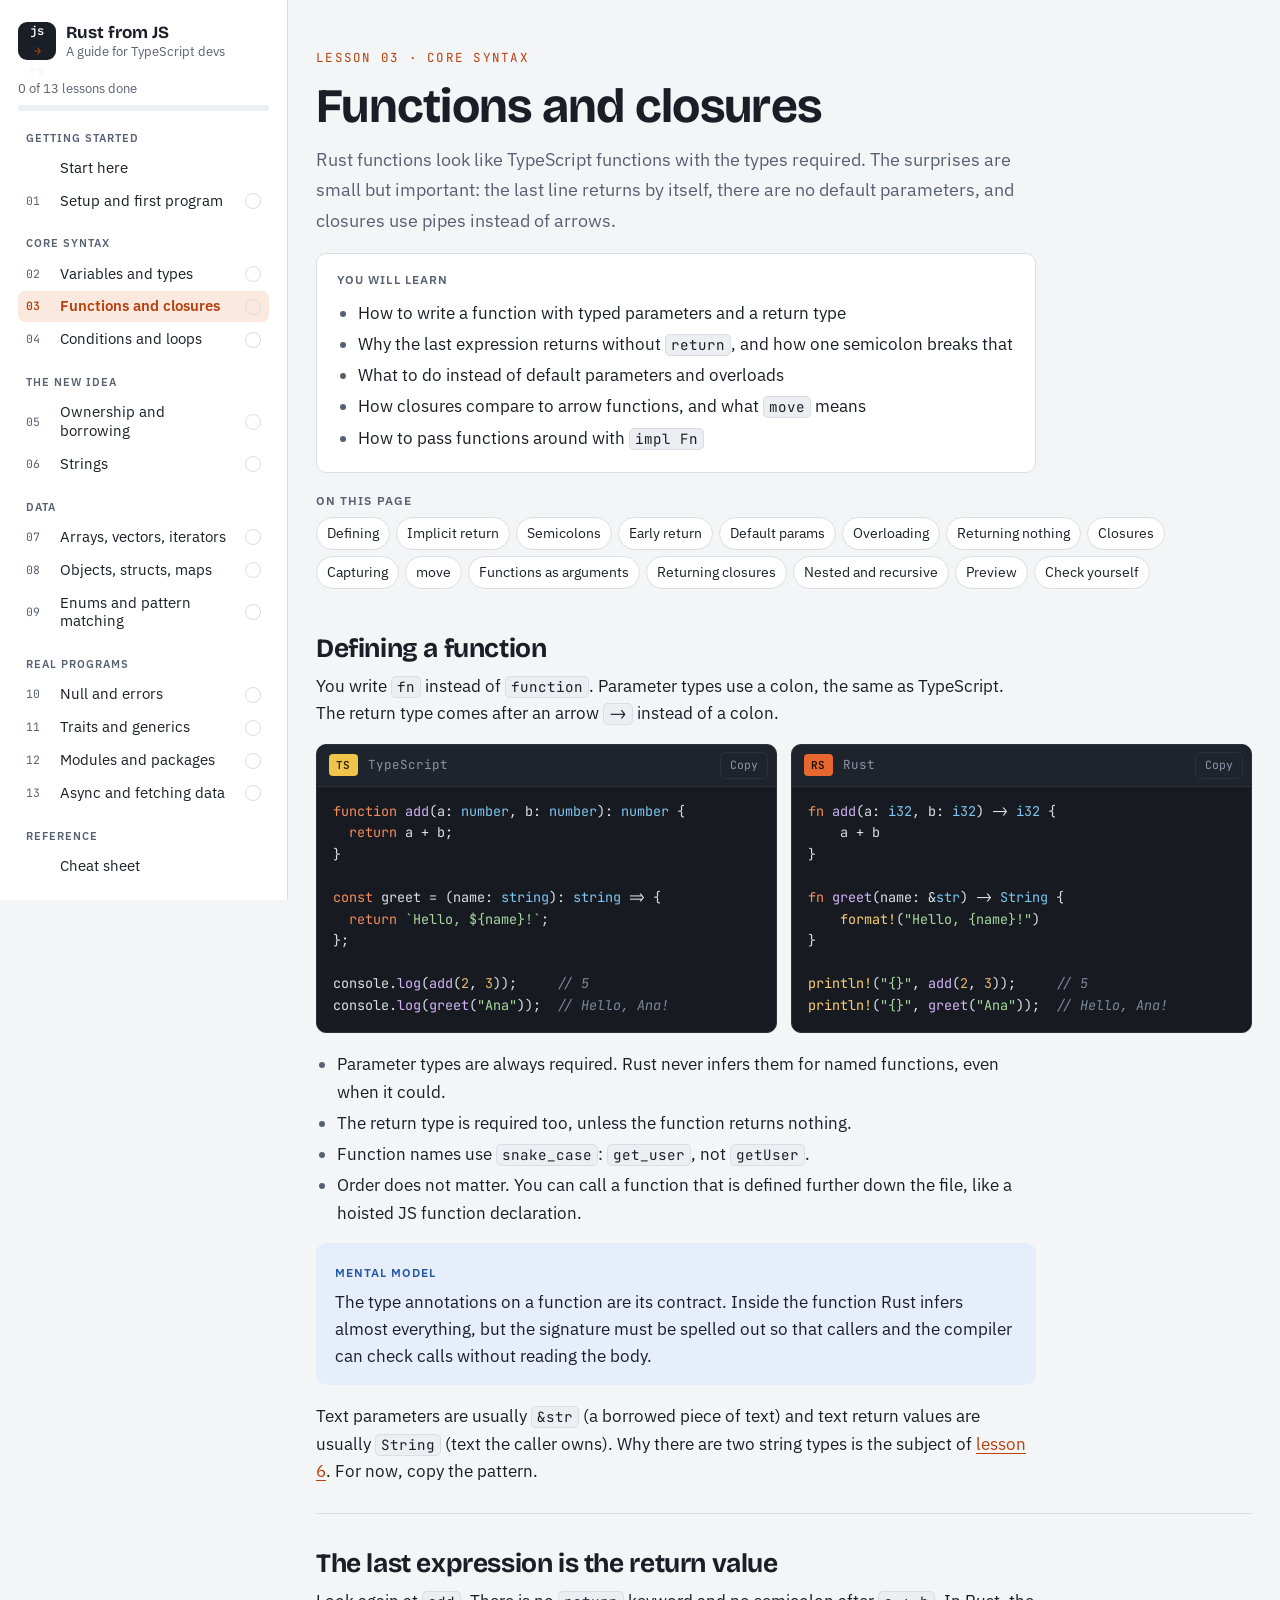
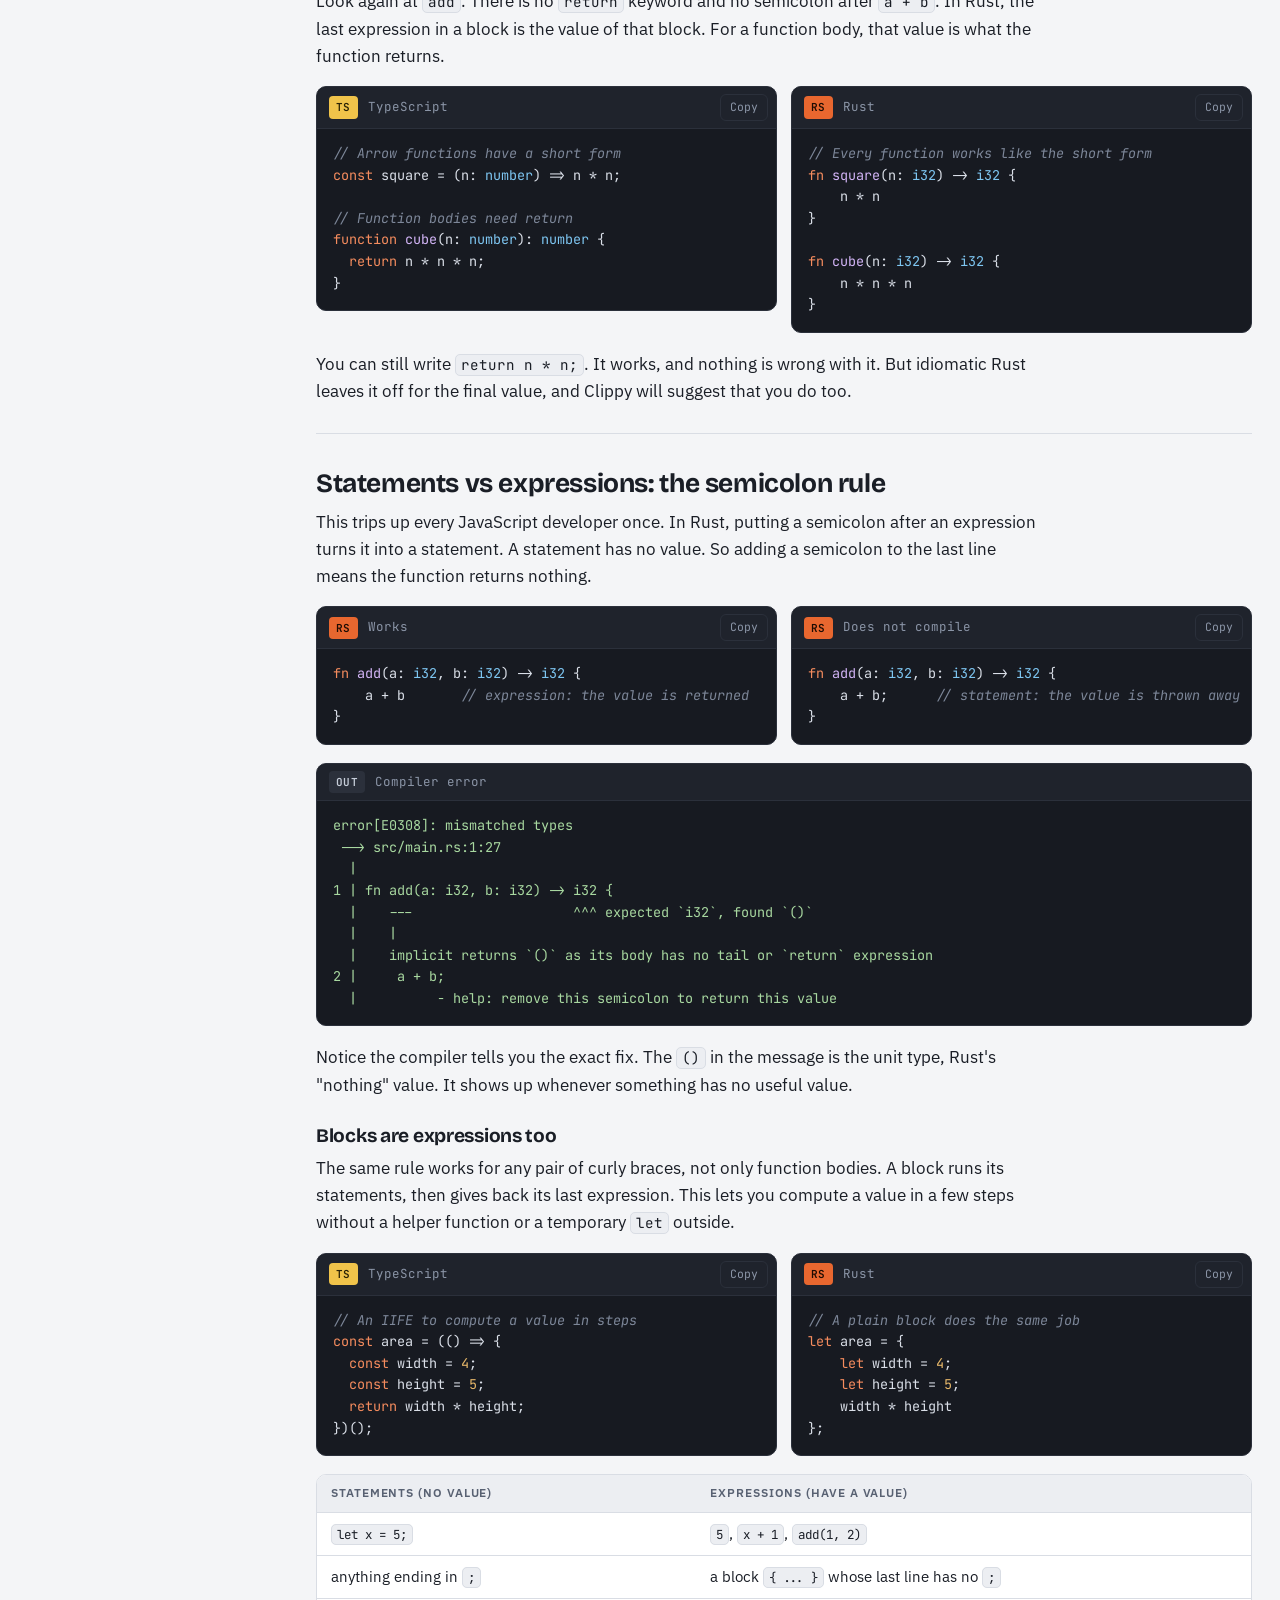
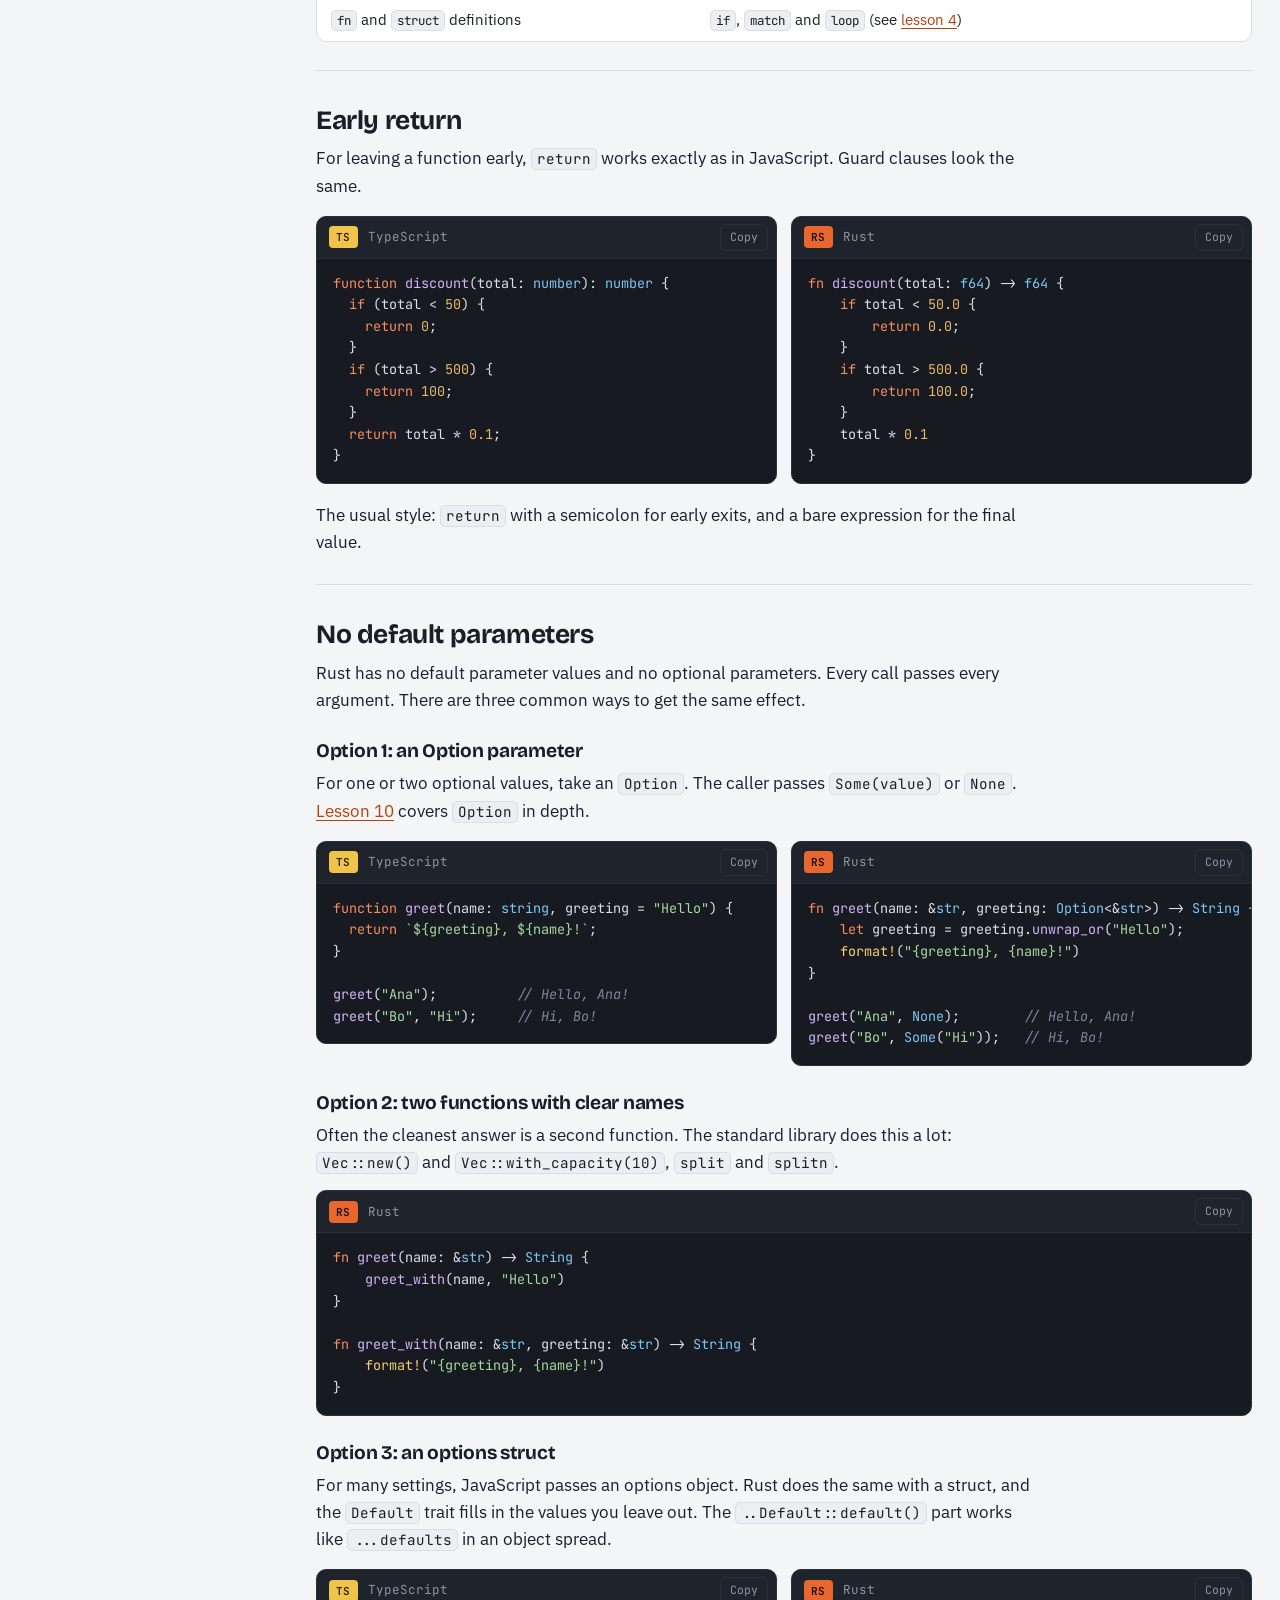
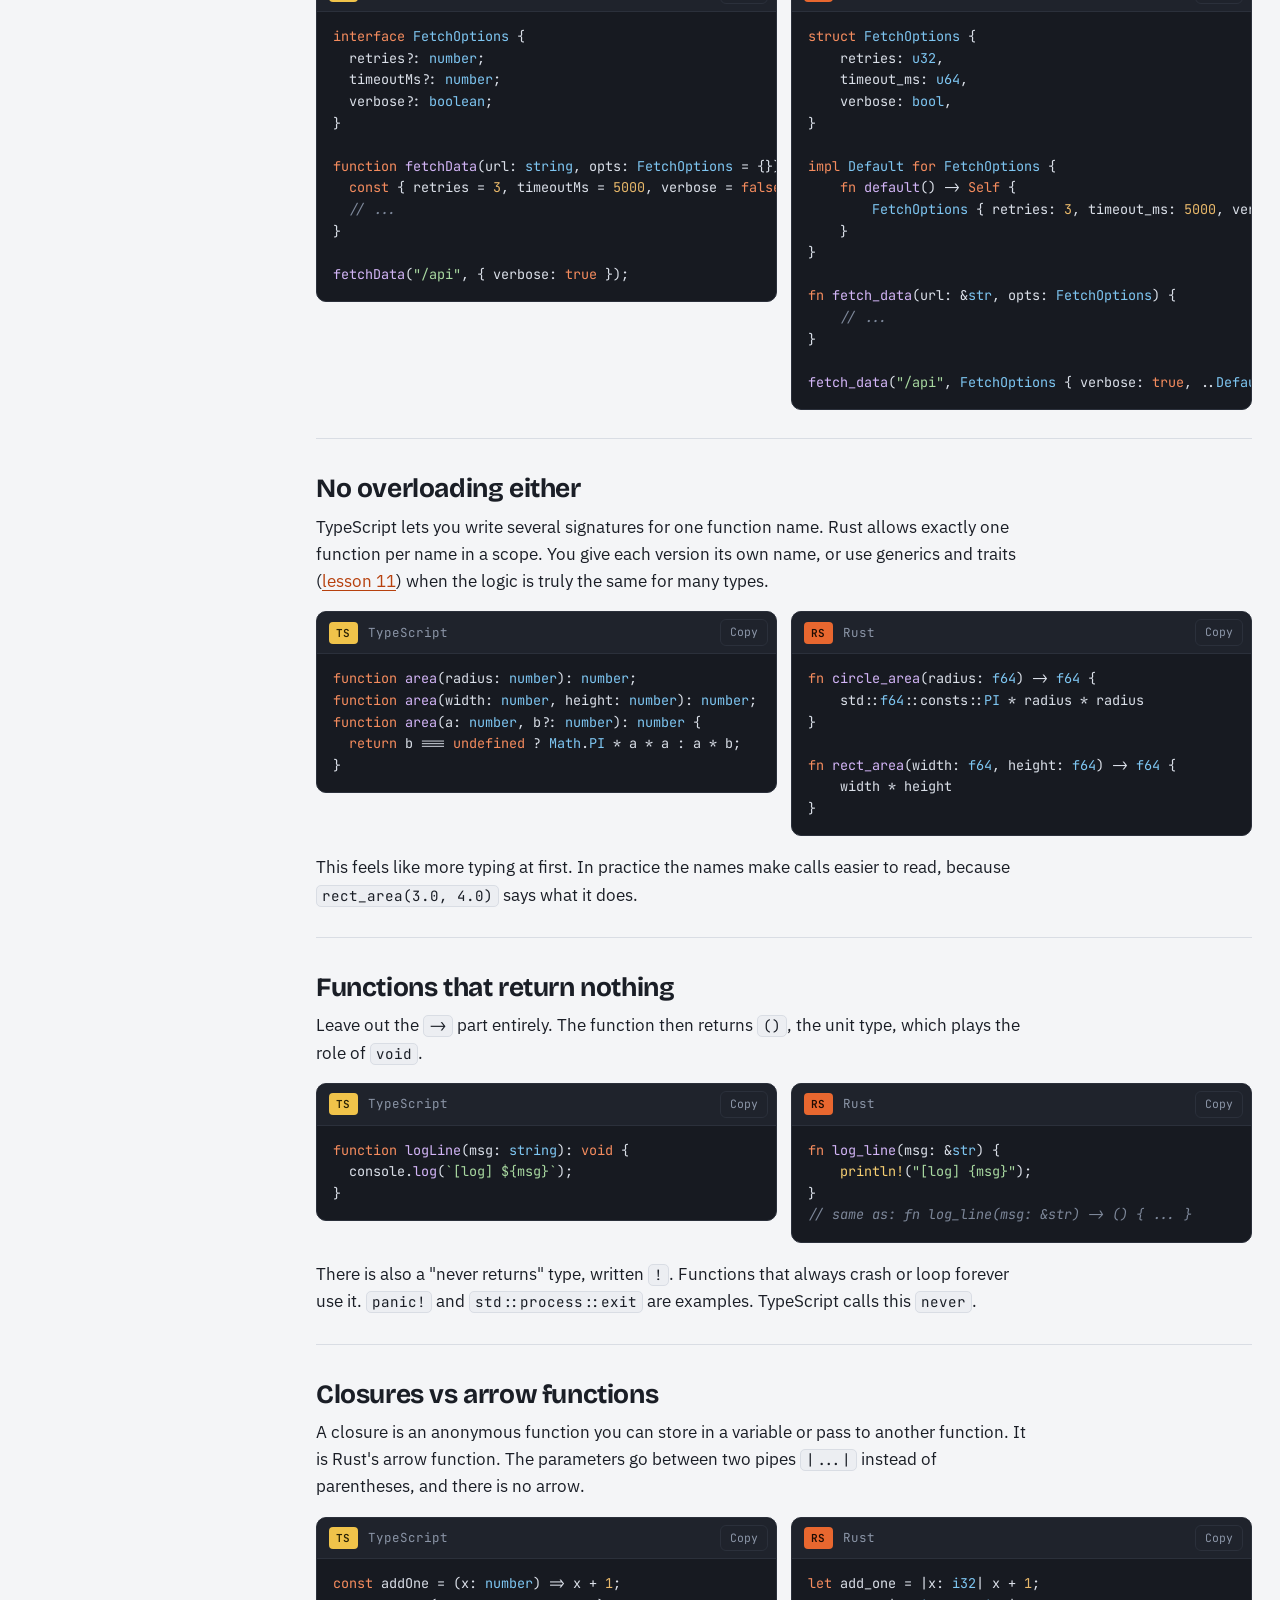
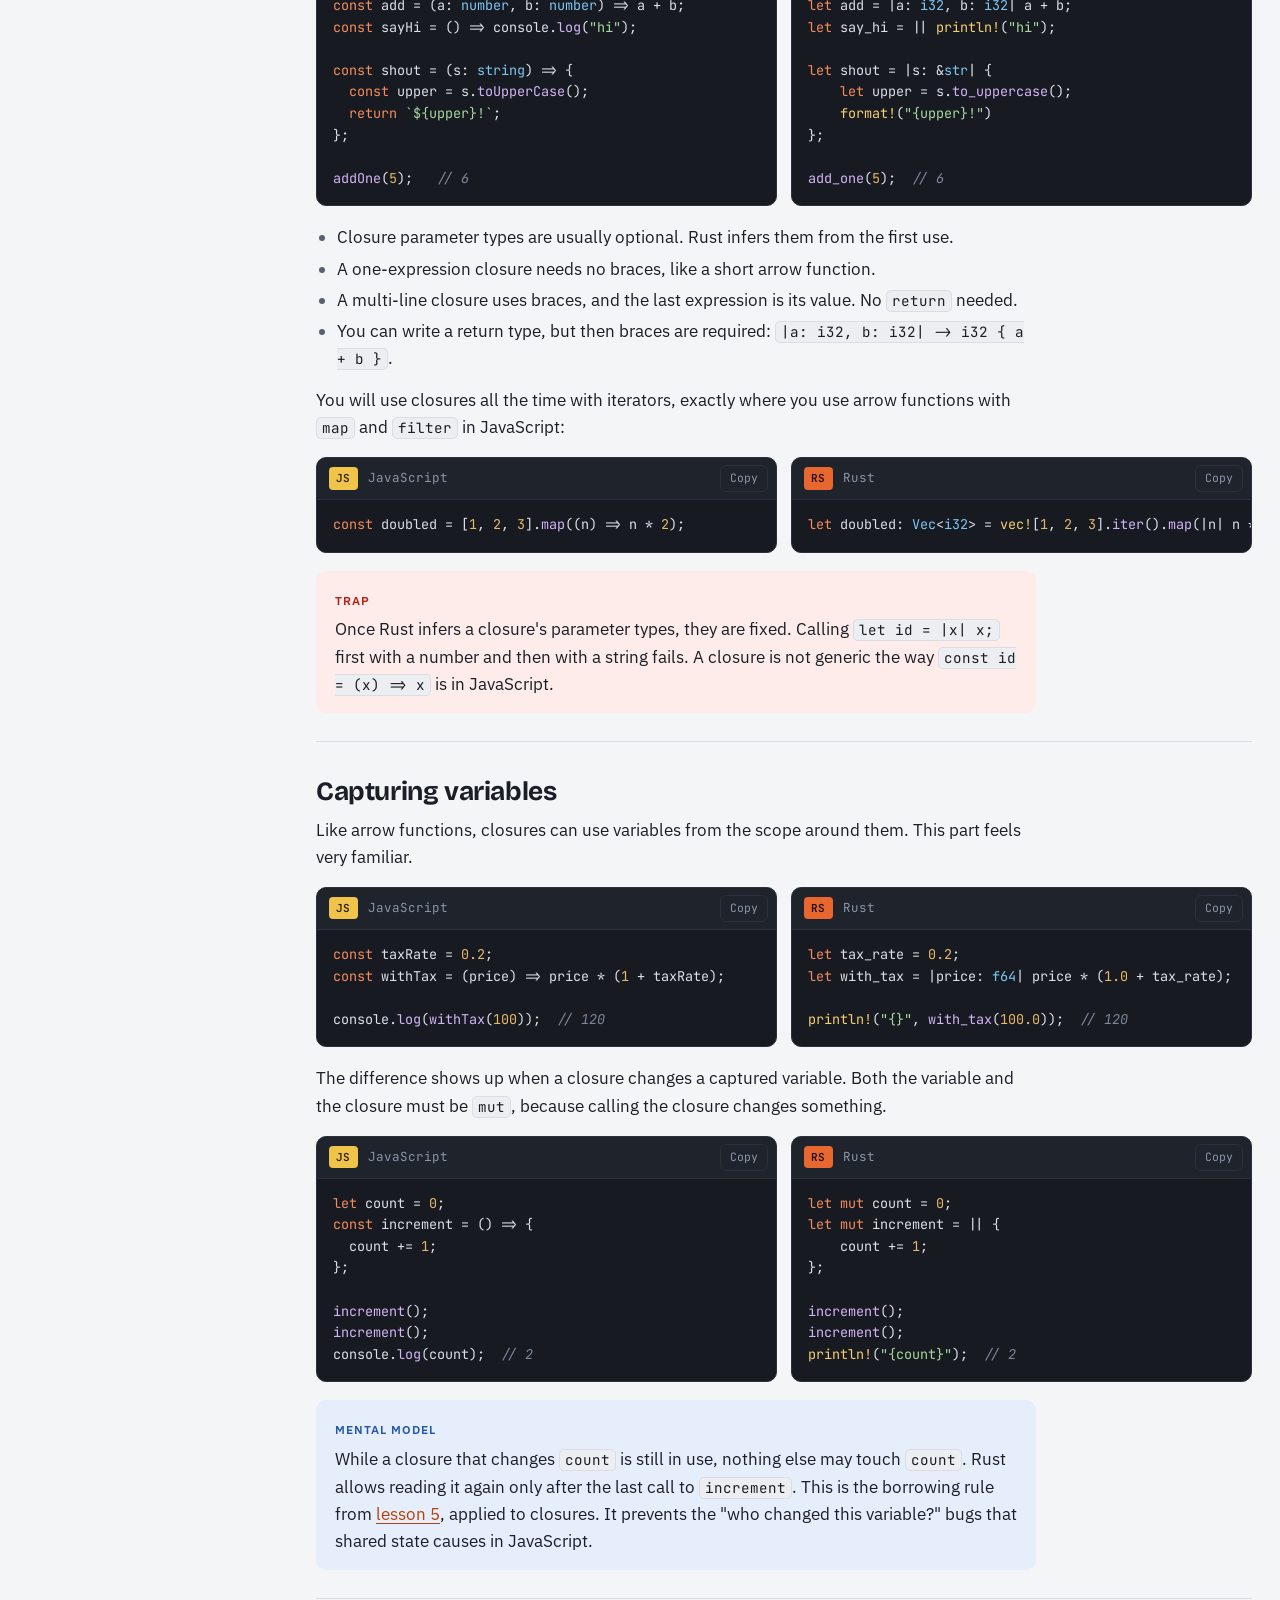
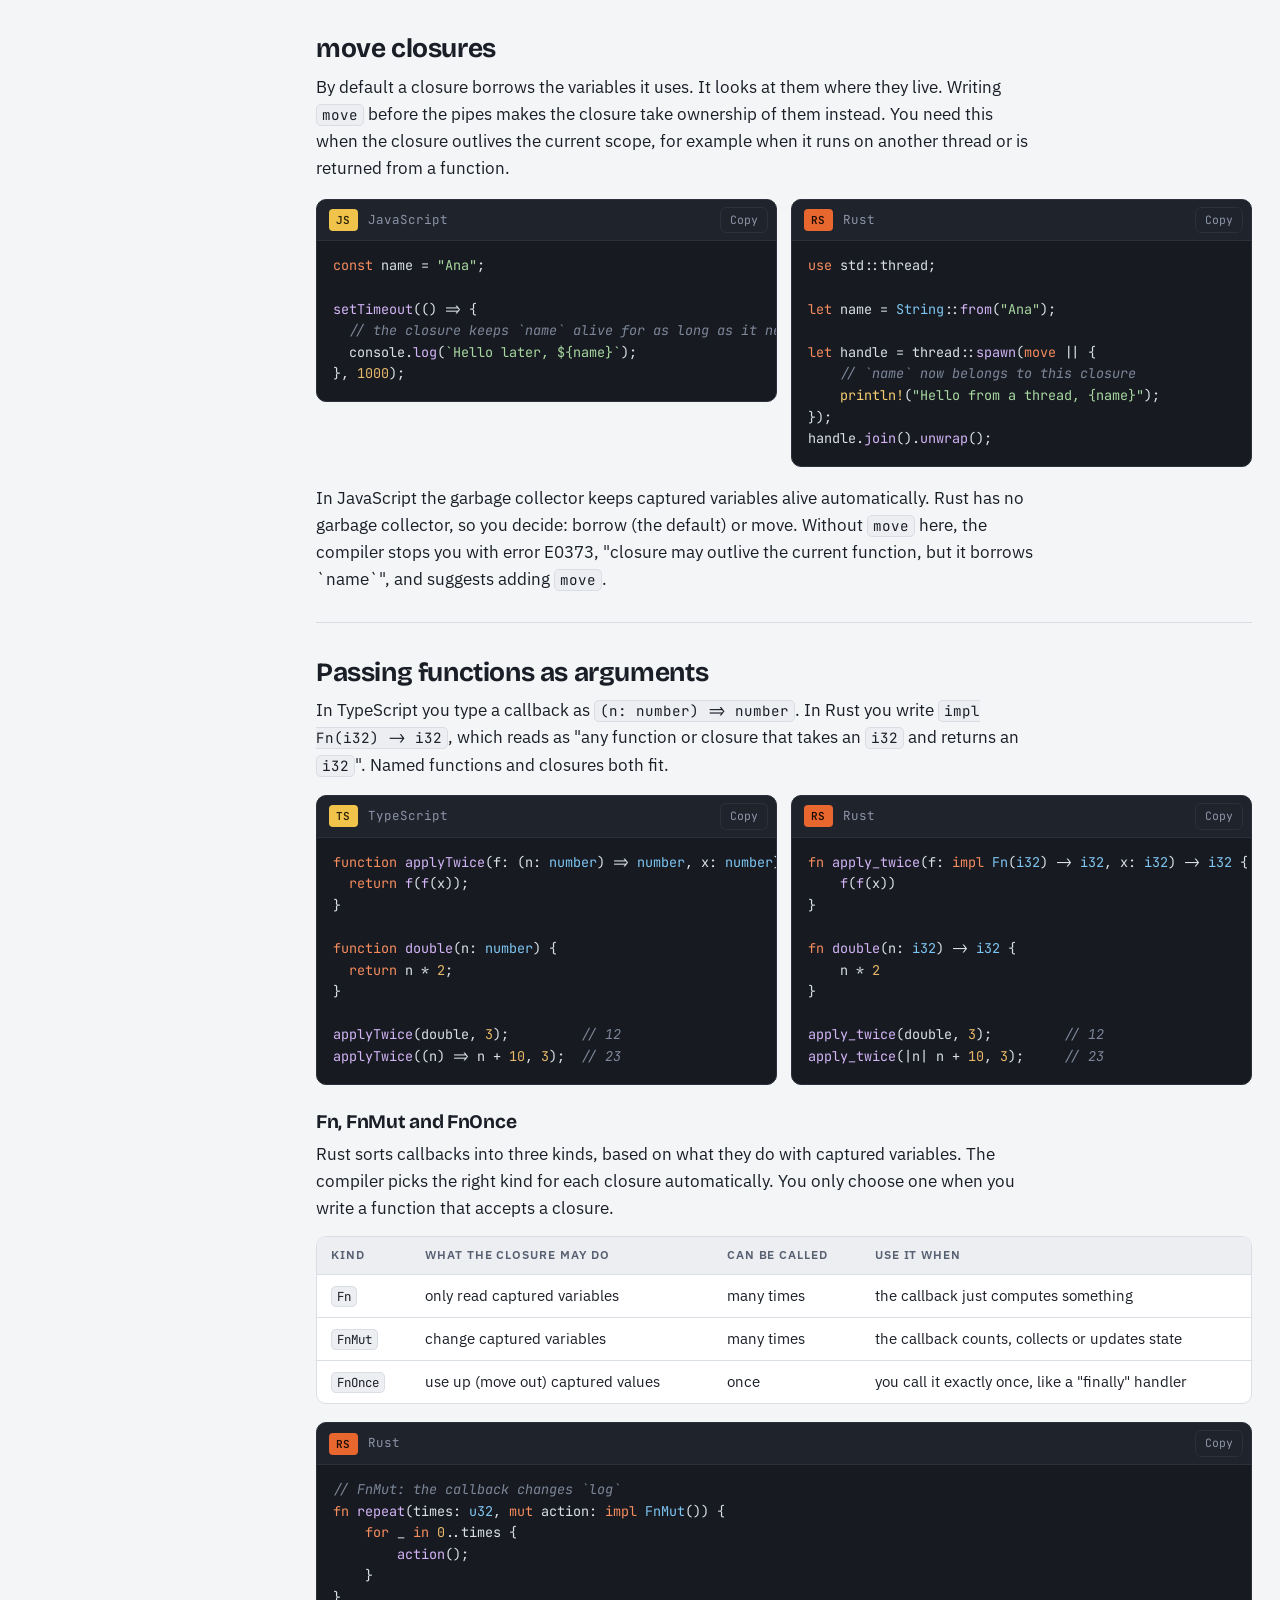
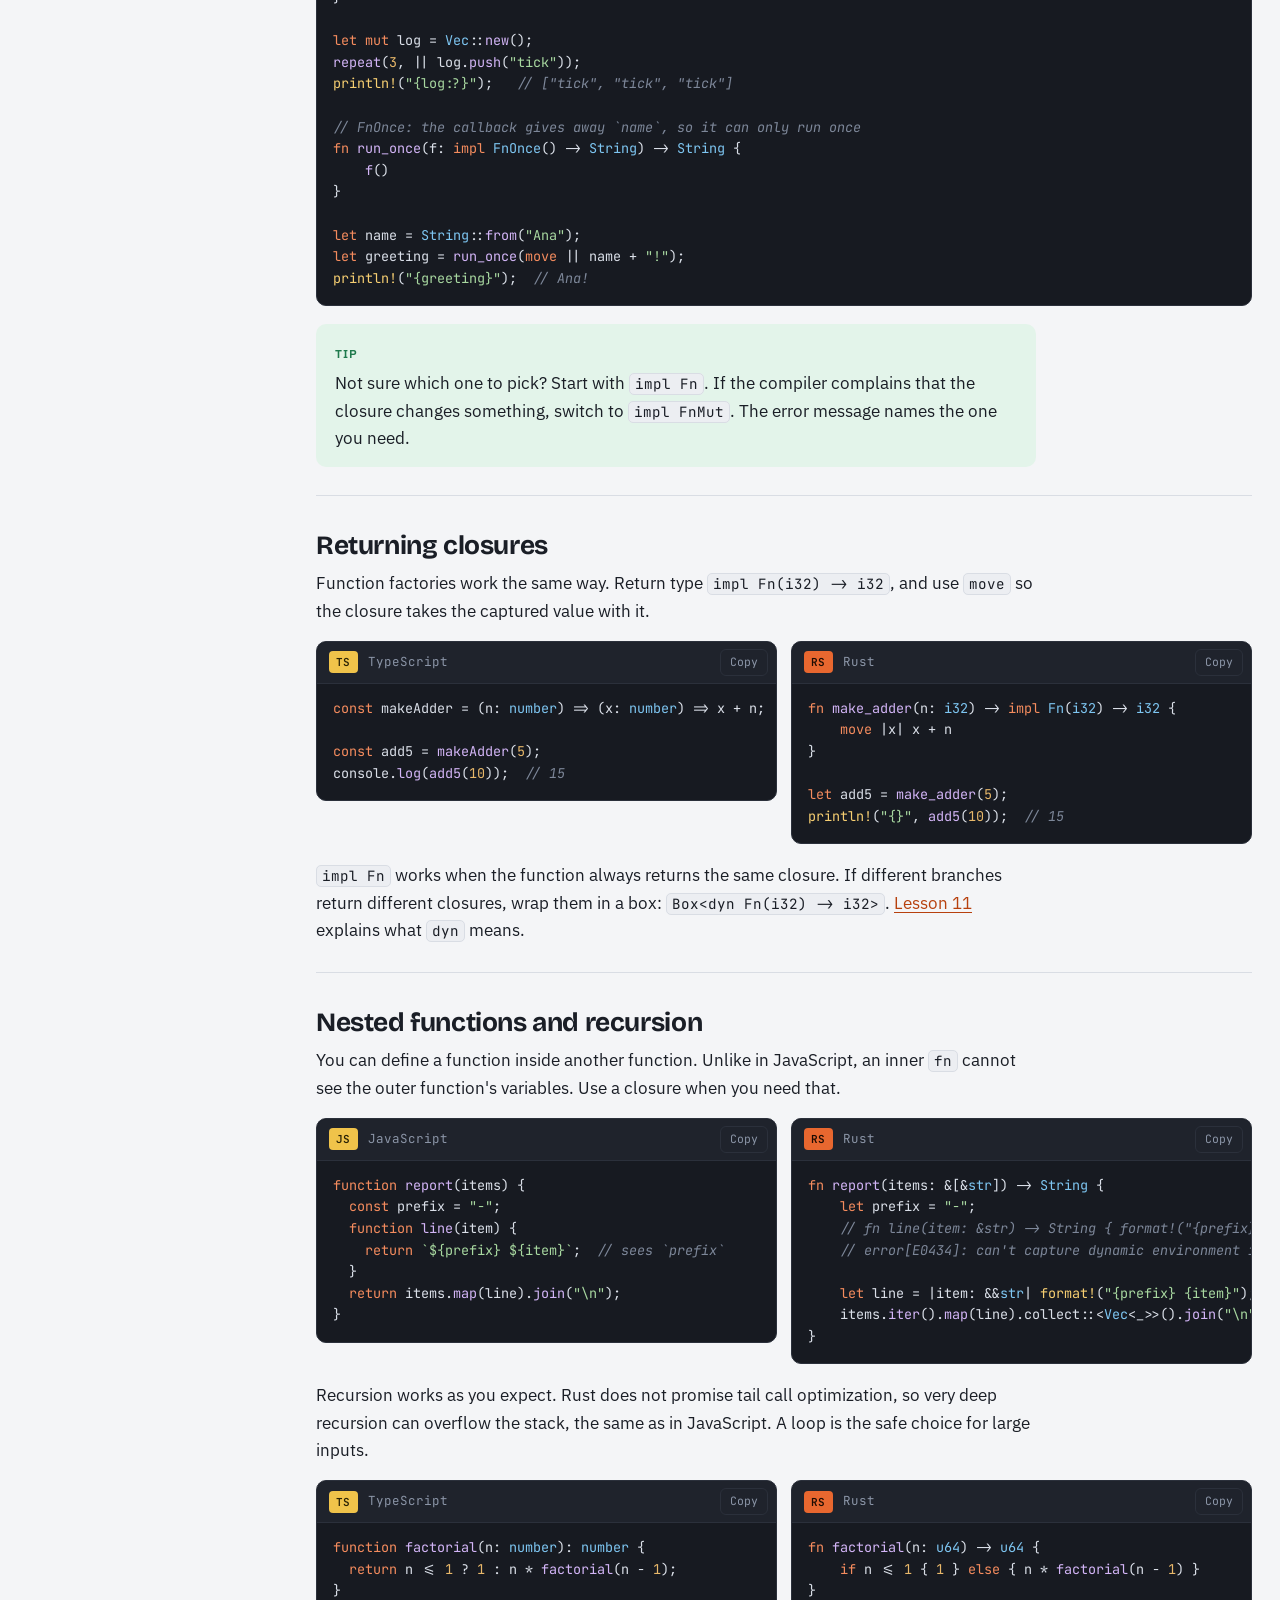
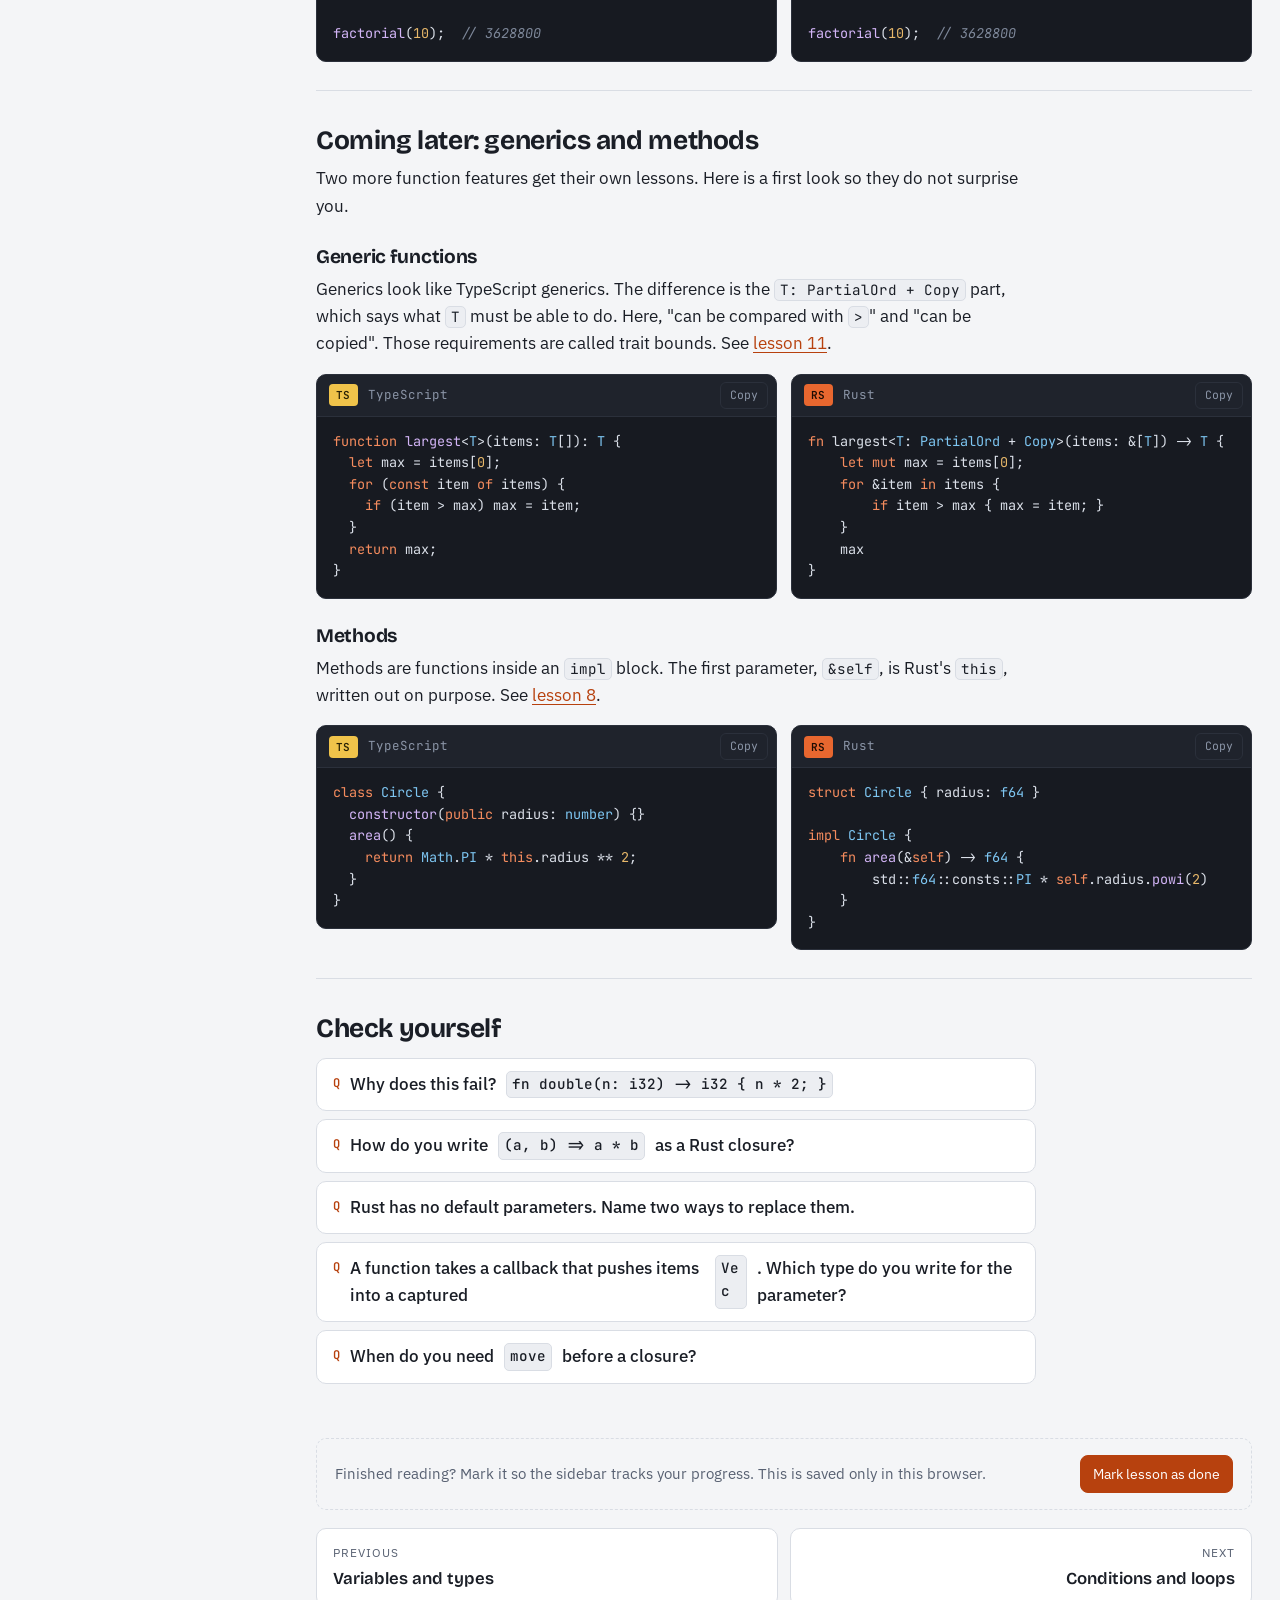
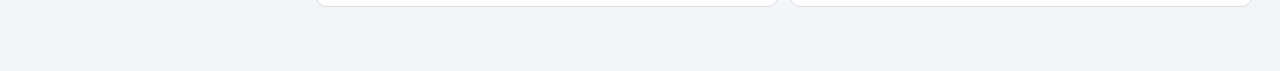
<file: functions.html>
<!doctype html>
<html lang="en">
<head>
<meta charset="utf-8">
<meta name="viewport" content="width=device-width, initial-scale=1">
<title>Functions and closures · Rust from JS</title>
<link rel="preconnect" href="https://fonts.googleapis.com">
<link rel="preconnect" href="https://fonts.gstatic.com" crossorigin>
<link rel="stylesheet" href="https://fonts.googleapis.com/css2?family=Bricolage+Grotesque:opsz,wght@12..96,500;12..96,700&family=IBM+Plex+Sans:ital,wght@0,400;0,500;0,600;1,400&family=JetBrains+Mono:wght@400;600&display=swap">
<link rel="stylesheet" href="assets/style.css">
<script>try{var t=localStorage.getItem('rjs-theme');if(t)document.documentElement.setAttribute('data-theme',t)}catch(e){}</script>
</head>
<body data-page="functions.html">
<main class="lesson">

<header class="lesson-head">
  <p class="eyebrow">Lesson 03 · Core syntax</p>
  <h1>Functions and closures</h1>
  <p class="lead">Rust functions look like TypeScript functions with the types required. The surprises are small but important: the last line returns by itself, there are no default parameters, and closures use pipes instead of arrows.</p>
</header>

<div class="learn">
  <p>You will learn</p>
  <ul>
    <li>How to write a function with typed parameters and a return type</li>
    <li>Why the last expression returns without <code>return</code>, and how one semicolon breaks that</li>
    <li>What to do instead of default parameters and overloads</li>
    <li>How closures compare to arrow functions, and what <code>move</code> means</li>
    <li>How to pass functions around with <code>impl Fn</code></li>
  </ul>
</div>

<section>
  <h2 data-short="Defining">Defining a function</h2>
  <p>You write <code>fn</code> instead of <code>function</code>. Parameter types use a colon, the same as TypeScript. The return type comes after an arrow <code>-&gt;</code> instead of a colon.</p>
  <div class="compare">
<script type="text/x-code" data-lang="ts">
function add(a: number, b: number): number {
  return a + b;
}

const greet = (name: string): string => {
  return `Hello, ${name}!`;
};

console.log(add(2, 3));     // 5
console.log(greet("Ana"));  // Hello, Ana!
</script>
<script type="text/x-code" data-lang="rust">
fn add(a: i32, b: i32) -> i32 {
    a + b
}

fn greet(name: &str) -> String {
    format!("Hello, {name}!")
}

println!("{}", add(2, 3));     // 5
println!("{}", greet("Ana"));  // Hello, Ana!
</script>
  </div>
  <ul>
    <li>Parameter types are always required. Rust never infers them for named functions, even when it could.</li>
    <li>The return type is required too, unless the function returns nothing.</li>
    <li>Function names use <code>snake_case</code>: <code>get_user</code>, not <code>getUser</code>.</li>
    <li>Order does not matter. You can call a function that is defined further down the file, like a hoisted JS function declaration.</li>
  </ul>
  <aside class="callout note">
    <p class="callout-title">Mental model</p>
    <p>The type annotations on a function are its contract. Inside the function Rust infers almost everything, but the signature must be spelled out so that callers and the compiler can check calls without reading the body.</p>
  </aside>
  <p>Text parameters are usually <code>&amp;str</code> (a borrowed piece of text) and text return values are usually <code>String</code> (text the caller owns). Why there are two string types is the subject of <a href="strings.html">lesson 6</a>. For now, copy the pattern.</p>
</section>

<section>
  <h2 data-short="Implicit return">The last expression is the return value</h2>
  <p>Look again at <code>add</code>. There is no <code>return</code> keyword and no semicolon after <code>a + b</code>. In Rust, the last expression in a block is the value of that block. For a function body, that value is what the function returns.</p>
  <div class="compare">
<script type="text/x-code" data-lang="ts">
// Arrow functions have a short form
const square = (n: number) => n * n;

// Function bodies need return
function cube(n: number): number {
  return n * n * n;
}
</script>
<script type="text/x-code" data-lang="rust">
// Every function works like the short form
fn square(n: i32) -> i32 {
    n * n
}

fn cube(n: i32) -> i32 {
    n * n * n
}
</script>
  </div>
  <p>You can still write <code>return n * n;</code>. It works, and nothing is wrong with it. But idiomatic Rust leaves it off for the final value, and Clippy will suggest that you do too.</p>
</section>

<section>
  <h2 data-short="Semicolons">Statements vs expressions: the semicolon rule</h2>
  <p>This trips up every JavaScript developer once. In Rust, putting a semicolon after an expression turns it into a statement. A statement has no value. So adding a semicolon to the last line means the function returns nothing.</p>
  <div class="compare">
<script type="text/x-code" data-lang="rust" data-title="Works">
fn add(a: i32, b: i32) -> i32 {
    a + b       // expression: the value is returned
}
</script>
<script type="text/x-code" data-lang="rust" data-title="Does not compile">
fn add(a: i32, b: i32) -> i32 {
    a + b;      // statement: the value is thrown away
}
</script>
  </div>
<script type="text/x-code" data-lang="output" data-title="Compiler error">
error[E0308]: mismatched types
 --> src/main.rs:1:27
  |
1 | fn add(a: i32, b: i32) -> i32 {
  |    ---                    ^^^ expected `i32`, found `()`
  |    |
  |    implicit returns `()` as its body has no tail or `return` expression
2 |     a + b;
  |          - help: remove this semicolon to return this value
</script>
  <p>Notice the compiler tells you the exact fix. The <code>()</code> in the message is the unit type, Rust's "nothing" value. It shows up whenever something has no useful value.</p>

  <h3>Blocks are expressions too</h3>
  <p>The same rule works for any pair of curly braces, not only function bodies. A block runs its statements, then gives back its last expression. This lets you compute a value in a few steps without a helper function or a temporary <code>let</code> outside.</p>
  <div class="compare">
<script type="text/x-code" data-lang="ts">
// An IIFE to compute a value in steps
const area = (() => {
  const width = 4;
  const height = 5;
  return width * height;
})();
</script>
<script type="text/x-code" data-lang="rust">
// A plain block does the same job
let area = {
    let width = 4;
    let height = 5;
    width * height
};
</script>
  </div>
  <div class="table-wrap">
    <table>
      <thead><tr><th>Statements (no value)</th><th>Expressions (have a value)</th></tr></thead>
      <tbody>
        <tr><td><code>let x = 5;</code></td><td><code>5</code>, <code>x + 1</code>, <code>add(1, 2)</code></td></tr>
        <tr><td>anything ending in <code>;</code></td><td>a block <code>{ ... }</code> whose last line has no <code>;</code></td></tr>
        <tr><td><code>fn</code> and <code>struct</code> definitions</td><td><code>if</code>, <code>match</code> and <code>loop</code> (see <a href="control-flow.html">lesson 4</a>)</td></tr>
      </tbody>
    </table>
  </div>
</section>

<section>
  <h2>Early return</h2>
  <p>For leaving a function early, <code>return</code> works exactly as in JavaScript. Guard clauses look the same.</p>
  <div class="compare">
<script type="text/x-code" data-lang="ts">
function discount(total: number): number {
  if (total < 50) {
    return 0;
  }
  if (total > 500) {
    return 100;
  }
  return total * 0.1;
}
</script>
<script type="text/x-code" data-lang="rust">
fn discount(total: f64) -> f64 {
    if total < 50.0 {
        return 0.0;
    }
    if total > 500.0 {
        return 100.0;
    }
    total * 0.1
}
</script>
  </div>
  <p>The usual style: <code>return</code> with a semicolon for early exits, and a bare expression for the final value.</p>
</section>

<section>
  <h2 data-short="Default params">No default parameters</h2>
  <p>Rust has no default parameter values and no optional parameters. Every call passes every argument. There are three common ways to get the same effect.</p>

  <h3>Option 1: an Option parameter</h3>
  <p>For one or two optional values, take an <code>Option</code>. The caller passes <code>Some(value)</code> or <code>None</code>. <a href="errors.html">Lesson 10</a> covers <code>Option</code> in depth.</p>
  <div class="compare">
<script type="text/x-code" data-lang="ts">
function greet(name: string, greeting = "Hello") {
  return `${greeting}, ${name}!`;
}

greet("Ana");          // Hello, Ana!
greet("Bo", "Hi");     // Hi, Bo!
</script>
<script type="text/x-code" data-lang="rust">
fn greet(name: &str, greeting: Option<&str>) -> String {
    let greeting = greeting.unwrap_or("Hello");
    format!("{greeting}, {name}!")
}

greet("Ana", None);        // Hello, Ana!
greet("Bo", Some("Hi"));   // Hi, Bo!
</script>
  </div>

  <h3>Option 2: two functions with clear names</h3>
  <p>Often the cleanest answer is a second function. The standard library does this a lot: <code>Vec::new()</code> and <code>Vec::with_capacity(10)</code>, <code>split</code> and <code>splitn</code>.</p>
<script type="text/x-code" data-lang="rust">
fn greet(name: &str) -> String {
    greet_with(name, "Hello")
}

fn greet_with(name: &str, greeting: &str) -> String {
    format!("{greeting}, {name}!")
}
</script>

  <h3>Option 3: an options struct</h3>
  <p>For many settings, JavaScript passes an options object. Rust does the same with a struct, and the <code>Default</code> trait fills in the values you leave out. The <code>..Default::default()</code> part works like <code>...defaults</code> in an object spread.</p>
  <div class="compare">
<script type="text/x-code" data-lang="ts">
interface FetchOptions {
  retries?: number;
  timeoutMs?: number;
  verbose?: boolean;
}

function fetchData(url: string, opts: FetchOptions = {}) {
  const { retries = 3, timeoutMs = 5000, verbose = false } = opts;
  // ...
}

fetchData("/api", { verbose: true });
</script>
<script type="text/x-code" data-lang="rust">
struct FetchOptions {
    retries: u32,
    timeout_ms: u64,
    verbose: bool,
}

impl Default for FetchOptions {
    fn default() -> Self {
        FetchOptions { retries: 3, timeout_ms: 5000, verbose: false }
    }
}

fn fetch_data(url: &str, opts: FetchOptions) {
    // ...
}

fetch_data("/api", FetchOptions { verbose: true, ..Default::default() });
</script>
  </div>
</section>

<section>
  <h2 data-short="Overloading">No overloading either</h2>
  <p>TypeScript lets you write several signatures for one function name. Rust allows exactly one function per name in a scope. You give each version its own name, or use generics and traits (<a href="traits.html">lesson 11</a>) when the logic is truly the same for many types.</p>
  <div class="compare">
<script type="text/x-code" data-lang="ts">
function area(radius: number): number;
function area(width: number, height: number): number;
function area(a: number, b?: number): number {
  return b === undefined ? Math.PI * a * a : a * b;
}
</script>
<script type="text/x-code" data-lang="rust">
fn circle_area(radius: f64) -> f64 {
    std::f64::consts::PI * radius * radius
}

fn rect_area(width: f64, height: f64) -> f64 {
    width * height
}
</script>
  </div>
  <p>This feels like more typing at first. In practice the names make calls easier to read, because <code>rect_area(3.0, 4.0)</code> says what it does.</p>
</section>

<section>
  <h2 data-short="Returning nothing">Functions that return nothing</h2>
  <p>Leave out the <code>-&gt;</code> part entirely. The function then returns <code>()</code>, the unit type, which plays the role of <code>void</code>.</p>
  <div class="compare">
<script type="text/x-code" data-lang="ts">
function logLine(msg: string): void {
  console.log(`[log] ${msg}`);
}
</script>
<script type="text/x-code" data-lang="rust">
fn log_line(msg: &str) {
    println!("[log] {msg}");
}
// same as: fn log_line(msg: &str) -> () { ... }
</script>
  </div>
  <p>There is also a "never returns" type, written <code>!</code>. Functions that always crash or loop forever use it. <code>panic!</code> and <code>std::process::exit</code> are examples. TypeScript calls this <code>never</code>.</p>
</section>

<section>
  <h2 data-short="Closures">Closures vs arrow functions</h2>
  <p>A closure is an anonymous function you can store in a variable or pass to another function. It is Rust's arrow function. The parameters go between two pipes <code>|...|</code> instead of parentheses, and there is no arrow.</p>
  <div class="compare">
<script type="text/x-code" data-lang="ts">
const addOne = (x: number) => x + 1;
const add = (a: number, b: number) => a + b;
const sayHi = () => console.log("hi");

const shout = (s: string) => {
  const upper = s.toUpperCase();
  return `${upper}!`;
};

addOne(5);   // 6
</script>
<script type="text/x-code" data-lang="rust">
let add_one = |x: i32| x + 1;
let add = |a: i32, b: i32| a + b;
let say_hi = || println!("hi");

let shout = |s: &str| {
    let upper = s.to_uppercase();
    format!("{upper}!")
};

add_one(5);  // 6
</script>
  </div>
  <ul>
    <li>Closure parameter types are usually optional. Rust infers them from the first use.</li>
    <li>A one-expression closure needs no braces, like a short arrow function.</li>
    <li>A multi-line closure uses braces, and the last expression is its value. No <code>return</code> needed.</li>
    <li>You can write a return type, but then braces are required: <code>|a: i32, b: i32| -&gt; i32 { a + b }</code>.</li>
  </ul>
  <p>You will use closures all the time with iterators, exactly where you use arrow functions with <code>map</code> and <code>filter</code> in JavaScript:</p>
  <div class="compare">
<script type="text/x-code" data-lang="js">
const doubled = [1, 2, 3].map((n) => n * 2);
</script>
<script type="text/x-code" data-lang="rust">
let doubled: Vec<i32> = vec![1, 2, 3].iter().map(|n| n * 2).collect();
</script>
  </div>
  <aside class="callout warn">
    <p class="callout-title">Trap</p>
    <p>Once Rust infers a closure's parameter types, they are fixed. Calling <code>let id = |x| x;</code> first with a number and then with a string fails. A closure is not generic the way <code>const id = (x) =&gt; x</code> is in JavaScript.</p>
  </aside>
</section>

<section>
  <h2 data-short="Capturing">Capturing variables</h2>
  <p>Like arrow functions, closures can use variables from the scope around them. This part feels very familiar.</p>
  <div class="compare">
<script type="text/x-code" data-lang="js">
const taxRate = 0.2;
const withTax = (price) => price * (1 + taxRate);

console.log(withTax(100));  // 120
</script>
<script type="text/x-code" data-lang="rust">
let tax_rate = 0.2;
let with_tax = |price: f64| price * (1.0 + tax_rate);

println!("{}", with_tax(100.0));  // 120
</script>
  </div>
  <p>The difference shows up when a closure changes a captured variable. Both the variable and the closure must be <code>mut</code>, because calling the closure changes something.</p>
  <div class="compare">
<script type="text/x-code" data-lang="js">
let count = 0;
const increment = () => {
  count += 1;
};

increment();
increment();
console.log(count);  // 2
</script>
<script type="text/x-code" data-lang="rust">
let mut count = 0;
let mut increment = || {
    count += 1;
};

increment();
increment();
println!("{count}");  // 2
</script>
  </div>
  <aside class="callout note">
    <p class="callout-title">Mental model</p>
    <p>While a closure that changes <code>count</code> is still in use, nothing else may touch <code>count</code>. Rust allows reading it again only after the last call to <code>increment</code>. This is the borrowing rule from <a href="ownership.html">lesson 5</a>, applied to closures. It prevents the "who changed this variable?" bugs that shared state causes in JavaScript.</p>
  </aside>
</section>

<section>
  <h2 data-short="move">move closures</h2>
  <p>By default a closure borrows the variables it uses. It looks at them where they live. Writing <code>move</code> before the pipes makes the closure take ownership of them instead. You need this when the closure outlives the current scope, for example when it runs on another thread or is returned from a function.</p>
  <div class="compare">
<script type="text/x-code" data-lang="js">
const name = "Ana";

setTimeout(() => {
  // the closure keeps `name` alive for as long as it needs
  console.log(`Hello later, ${name}`);
}, 1000);
</script>
<script type="text/x-code" data-lang="rust">
use std::thread;

let name = String::from("Ana");

let handle = thread::spawn(move || {
    // `name` now belongs to this closure
    println!("Hello from a thread, {name}");
});
handle.join().unwrap();
</script>
  </div>
  <p>In JavaScript the garbage collector keeps captured variables alive automatically. Rust has no garbage collector, so you decide: borrow (the default) or move. Without <code>move</code> here, the compiler stops you with error E0373, "closure may outlive the current function, but it borrows `name`", and suggests adding <code>move</code>.</p>
</section>

<section>
  <h2 data-short="Functions as arguments">Passing functions as arguments</h2>
  <p>In TypeScript you type a callback as <code>(n: number) =&gt; number</code>. In Rust you write <code>impl Fn(i32) -&gt; i32</code>, which reads as "any function or closure that takes an <code>i32</code> and returns an <code>i32</code>". Named functions and closures both fit.</p>
  <div class="compare">
<script type="text/x-code" data-lang="ts">
function applyTwice(f: (n: number) => number, x: number) {
  return f(f(x));
}

function double(n: number) {
  return n * 2;
}

applyTwice(double, 3);         // 12
applyTwice((n) => n + 10, 3);  // 23
</script>
<script type="text/x-code" data-lang="rust">
fn apply_twice(f: impl Fn(i32) -> i32, x: i32) -> i32 {
    f(f(x))
}

fn double(n: i32) -> i32 {
    n * 2
}

apply_twice(double, 3);         // 12
apply_twice(|n| n + 10, 3);     // 23
</script>
  </div>

  <h3>Fn, FnMut and FnOnce</h3>
  <p>Rust sorts callbacks into three kinds, based on what they do with captured variables. The compiler picks the right kind for each closure automatically. You only choose one when you write a function that accepts a closure.</p>
  <div class="table-wrap">
    <table>
      <thead><tr><th>Kind</th><th>What the closure may do</th><th>Can be called</th><th>Use it when</th></tr></thead>
      <tbody>
        <tr><td><code>Fn</code></td><td>only read captured variables</td><td>many times</td><td>the callback just computes something</td></tr>
        <tr><td><code>FnMut</code></td><td>change captured variables</td><td>many times</td><td>the callback counts, collects or updates state</td></tr>
        <tr><td><code>FnOnce</code></td><td>use up (move out) captured values</td><td>once</td><td>you call it exactly once, like a "finally" handler</td></tr>
      </tbody>
    </table>
  </div>
<script type="text/x-code" data-lang="rust">
// FnMut: the callback changes `log`
fn repeat(times: u32, mut action: impl FnMut()) {
    for _ in 0..times {
        action();
    }
}

let mut log = Vec::new();
repeat(3, || log.push("tick"));
println!("{log:?}");   // ["tick", "tick", "tick"]

// FnOnce: the callback gives away `name`, so it can only run once
fn run_once(f: impl FnOnce() -> String) -> String {
    f()
}

let name = String::from("Ana");
let greeting = run_once(move || name + "!");
println!("{greeting}");  // Ana!
</script>
  <aside class="callout tip">
    <p class="callout-title">Tip</p>
    <p>Not sure which one to pick? Start with <code>impl Fn</code>. If the compiler complains that the closure changes something, switch to <code>impl FnMut</code>. The error message names the one you need.</p>
  </aside>
</section>

<section>
  <h2>Returning closures</h2>
  <p>Function factories work the same way. Return type <code>impl Fn(i32) -&gt; i32</code>, and use <code>move</code> so the closure takes the captured value with it.</p>
  <div class="compare">
<script type="text/x-code" data-lang="ts">
const makeAdder = (n: number) => (x: number) => x + n;

const add5 = makeAdder(5);
console.log(add5(10));  // 15
</script>
<script type="text/x-code" data-lang="rust">
fn make_adder(n: i32) -> impl Fn(i32) -> i32 {
    move |x| x + n
}

let add5 = make_adder(5);
println!("{}", add5(10));  // 15
</script>
  </div>
  <p><code>impl Fn</code> works when the function always returns the same closure. If different branches return different closures, wrap them in a box: <code>Box&lt;dyn Fn(i32) -&gt; i32&gt;</code>. <a href="traits.html">Lesson 11</a> explains what <code>dyn</code> means.</p>
</section>

<section>
  <h2 data-short="Nested and recursive">Nested functions and recursion</h2>
  <p>You can define a function inside another function. Unlike in JavaScript, an inner <code>fn</code> cannot see the outer function's variables. Use a closure when you need that.</p>
  <div class="compare">
<script type="text/x-code" data-lang="js">
function report(items) {
  const prefix = "-";
  function line(item) {
    return `${prefix} ${item}`;  // sees `prefix`
  }
  return items.map(line).join("\n");
}
</script>
<script type="text/x-code" data-lang="rust">
fn report(items: &[&str]) -> String {
    let prefix = "-";
    // fn line(item: &str) -> String { format!("{prefix} {item}") }
    // error[E0434]: can't capture dynamic environment in a fn item

    let line = |item: &&str| format!("{prefix} {item}");  // a closure can
    items.iter().map(line).collect::<Vec<_>>().join("\n")
}
</script>
  </div>
  <p>Recursion works as you expect. Rust does not promise tail call optimization, so very deep recursion can overflow the stack, the same as in JavaScript. A loop is the safe choice for large inputs.</p>
  <div class="compare">
<script type="text/x-code" data-lang="ts">
function factorial(n: number): number {
  return n <= 1 ? 1 : n * factorial(n - 1);
}

factorial(10);  // 3628800
</script>
<script type="text/x-code" data-lang="rust">
fn factorial(n: u64) -> u64 {
    if n <= 1 { 1 } else { n * factorial(n - 1) }
}

factorial(10);  // 3628800
</script>
  </div>
</section>

<section>
  <h2 data-short="Preview">Coming later: generics and methods</h2>
  <p>Two more function features get their own lessons. Here is a first look so they do not surprise you.</p>
  <h3>Generic functions</h3>
  <p>Generics look like TypeScript generics. The difference is the <code>T: PartialOrd + Copy</code> part, which says what <code>T</code> must be able to do. Here, "can be compared with <code>&gt;</code>" and "can be copied". Those requirements are called trait bounds. See <a href="traits.html">lesson 11</a>.</p>
  <div class="compare">
<script type="text/x-code" data-lang="ts">
function largest<T>(items: T[]): T {
  let max = items[0];
  for (const item of items) {
    if (item > max) max = item;
  }
  return max;
}
</script>
<script type="text/x-code" data-lang="rust">
fn largest<T: PartialOrd + Copy>(items: &[T]) -> T {
    let mut max = items[0];
    for &item in items {
        if item > max { max = item; }
    }
    max
}
</script>
  </div>
  <h3>Methods</h3>
  <p>Methods are functions inside an <code>impl</code> block. The first parameter, <code>&amp;self</code>, is Rust's <code>this</code>, written out on purpose. See <a href="objects.html">lesson 8</a>.</p>
  <div class="compare">
<script type="text/x-code" data-lang="ts">
class Circle {
  constructor(public radius: number) {}
  area() {
    return Math.PI * this.radius ** 2;
  }
}
</script>
<script type="text/x-code" data-lang="rust">
struct Circle { radius: f64 }

impl Circle {
    fn area(&self) -> f64 {
        std::f64::consts::PI * self.radius.powi(2)
    }
}
</script>
  </div>
</section>

<section>
  <h2>Check yourself</h2>
  <div class="quiz">
    <details>
      <summary>Why does this fail? <code>fn double(n: i32) -&gt; i32 { n * 2; }</code></summary>
      <div><p>The semicolon turns <code>n * 2</code> into a statement, so the body has no final value and returns <code>()</code>. Remove the semicolon: <code>{ n * 2 }</code>.</p></div>
    </details>
    <details>
      <summary>How do you write <code>(a, b) =&gt; a * b</code> as a Rust closure?</summary>
      <div><p><code>|a, b| a * b</code>. Add types if Rust cannot infer them: <code>|a: i32, b: i32| a * b</code>.</p></div>
    </details>
    <details>
      <summary>Rust has no default parameters. Name two ways to replace them.</summary>
      <div><p>An <code>Option</code> parameter with <code>unwrap_or(default)</code>, a second function with a clear name, or an options struct that implements <code>Default</code>.</p></div>
    </details>
    <details>
      <summary>A function takes a callback that pushes items into a captured <code>Vec</code>. Which type do you write for the parameter?</summary>
      <div><p><code>impl FnMut()</code>. Pushing changes the captured vector, so the closure is <code>FnMut</code>, not <code>Fn</code>.</p></div>
    </details>
    <details>
      <summary>When do you need <code>move</code> before a closure?</summary>
      <div><p>When the closure must outlive the scope it was made in, like closures sent to a thread or returned from a function. <code>move</code> makes the closure own the captured values instead of borrowing them.</p></div>
    </details>
  </div>
</section>

</main>
<script src="assets/app.js"></script>
</body>
</html>
</file>
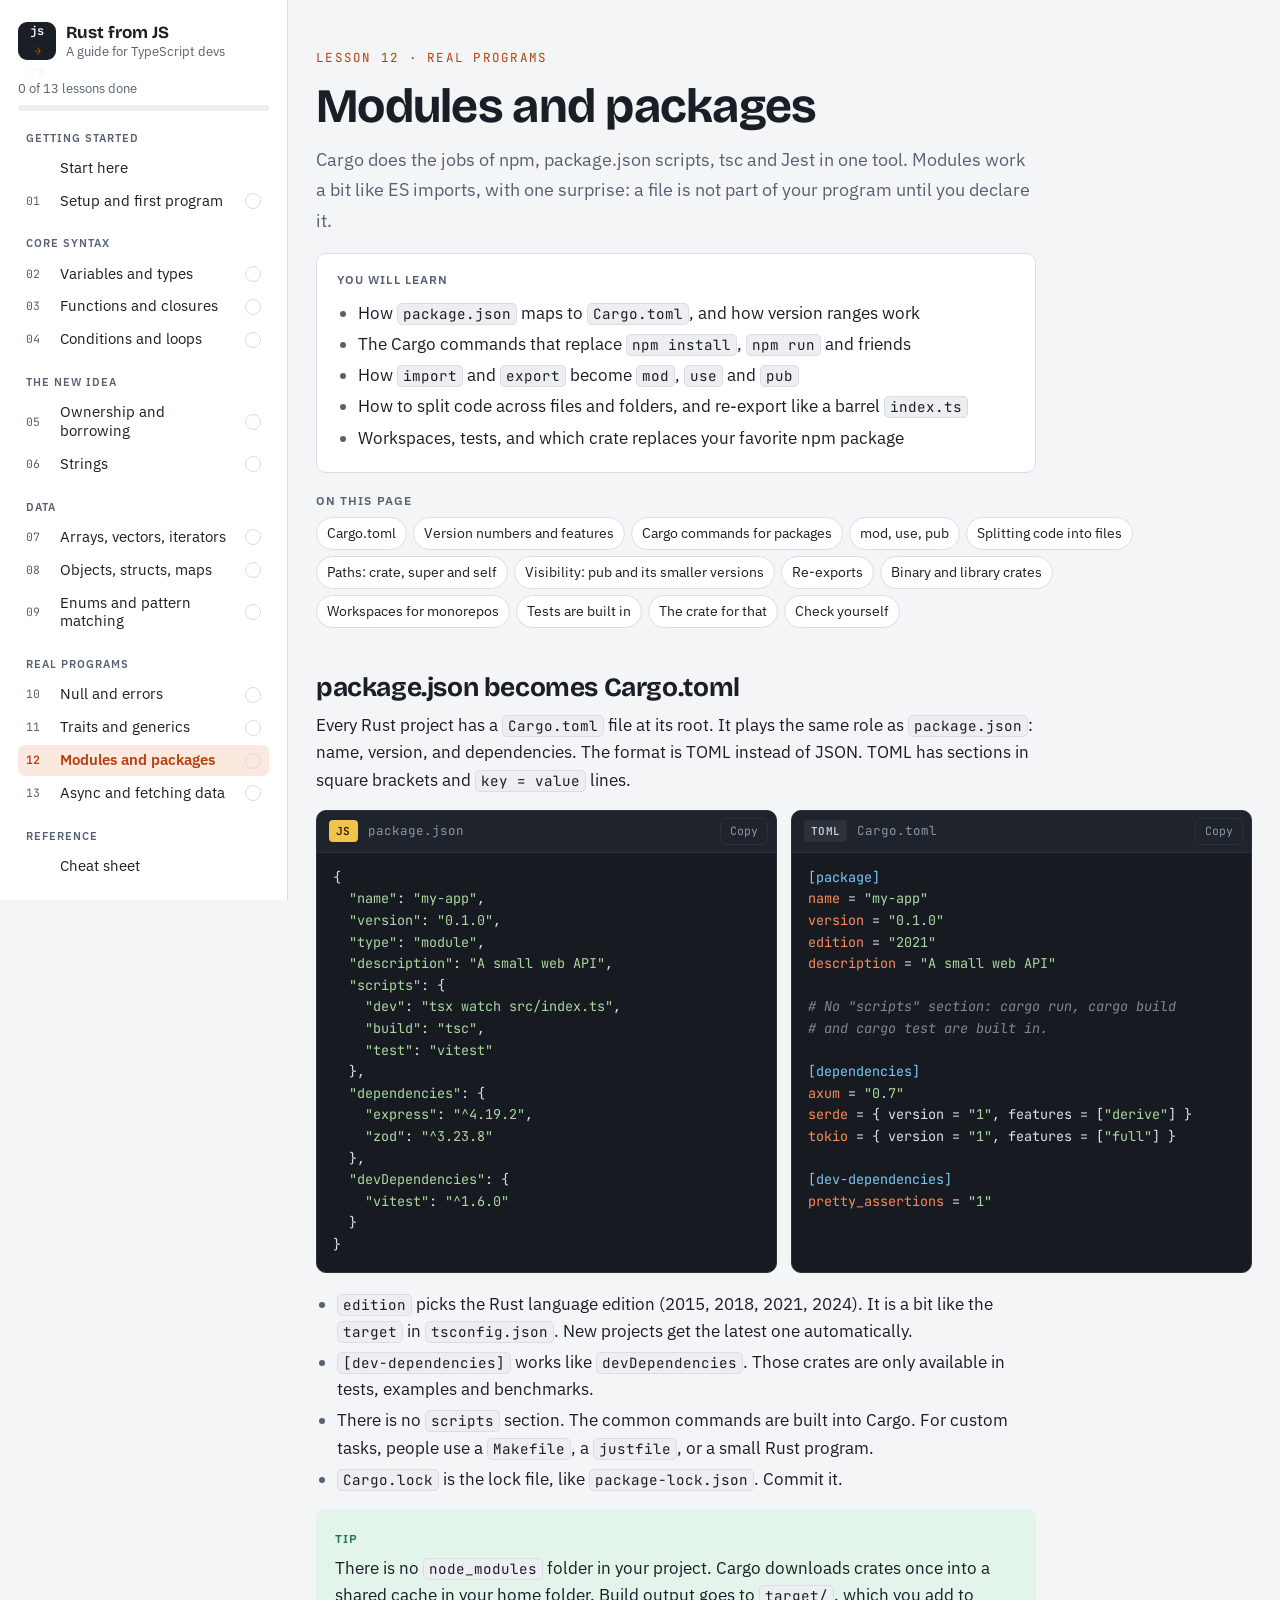
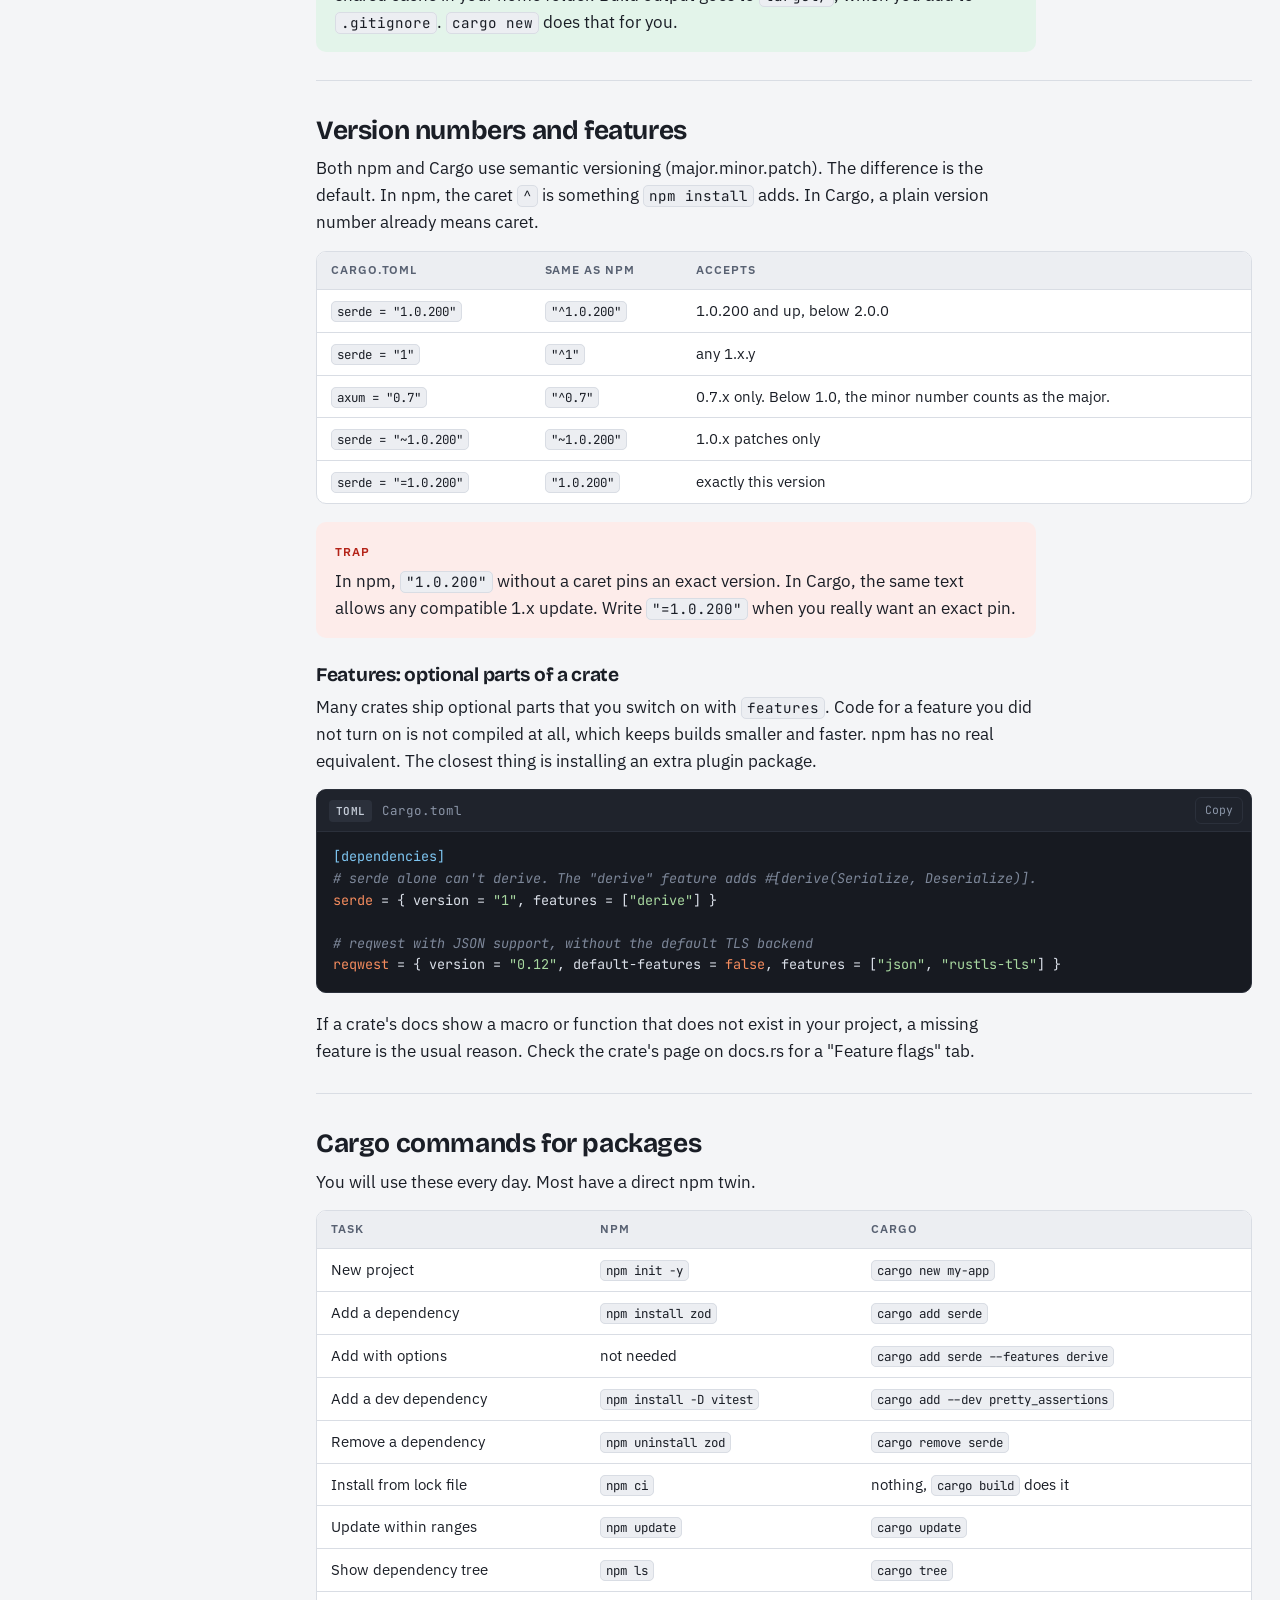
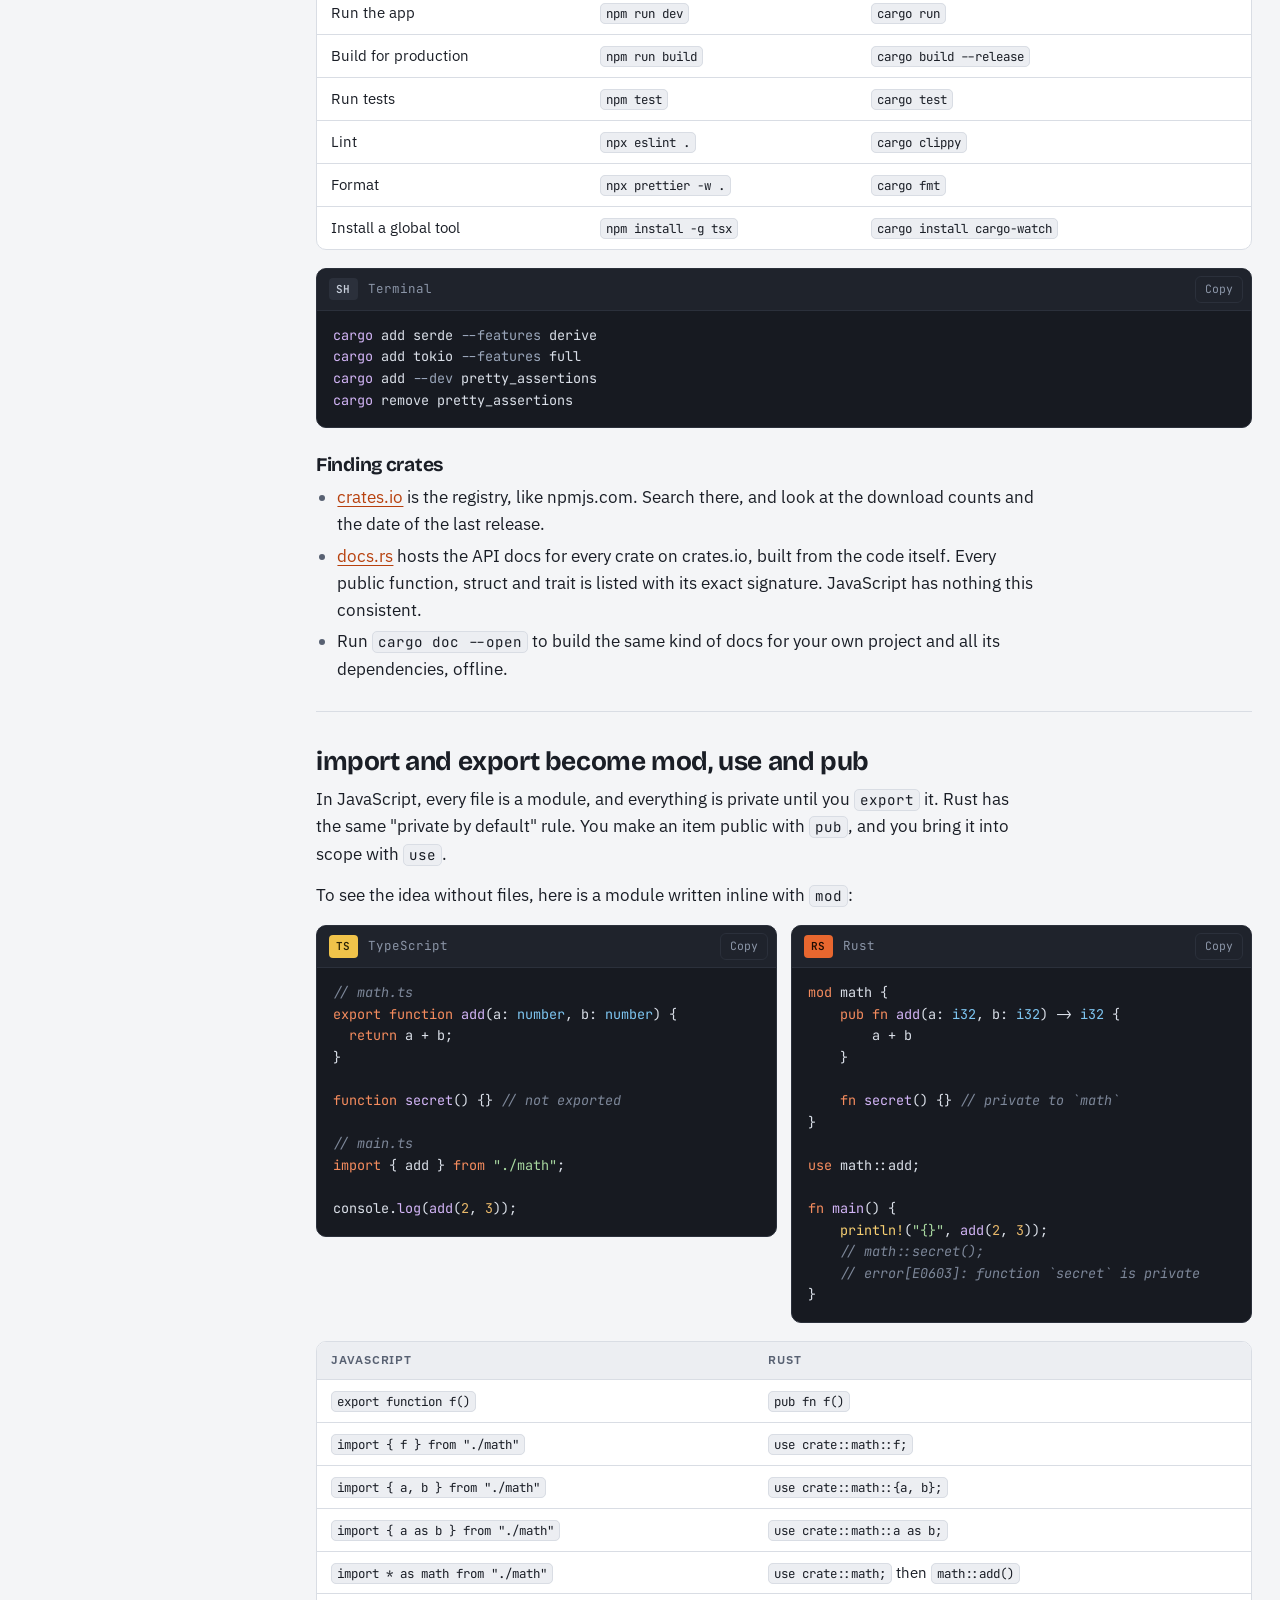
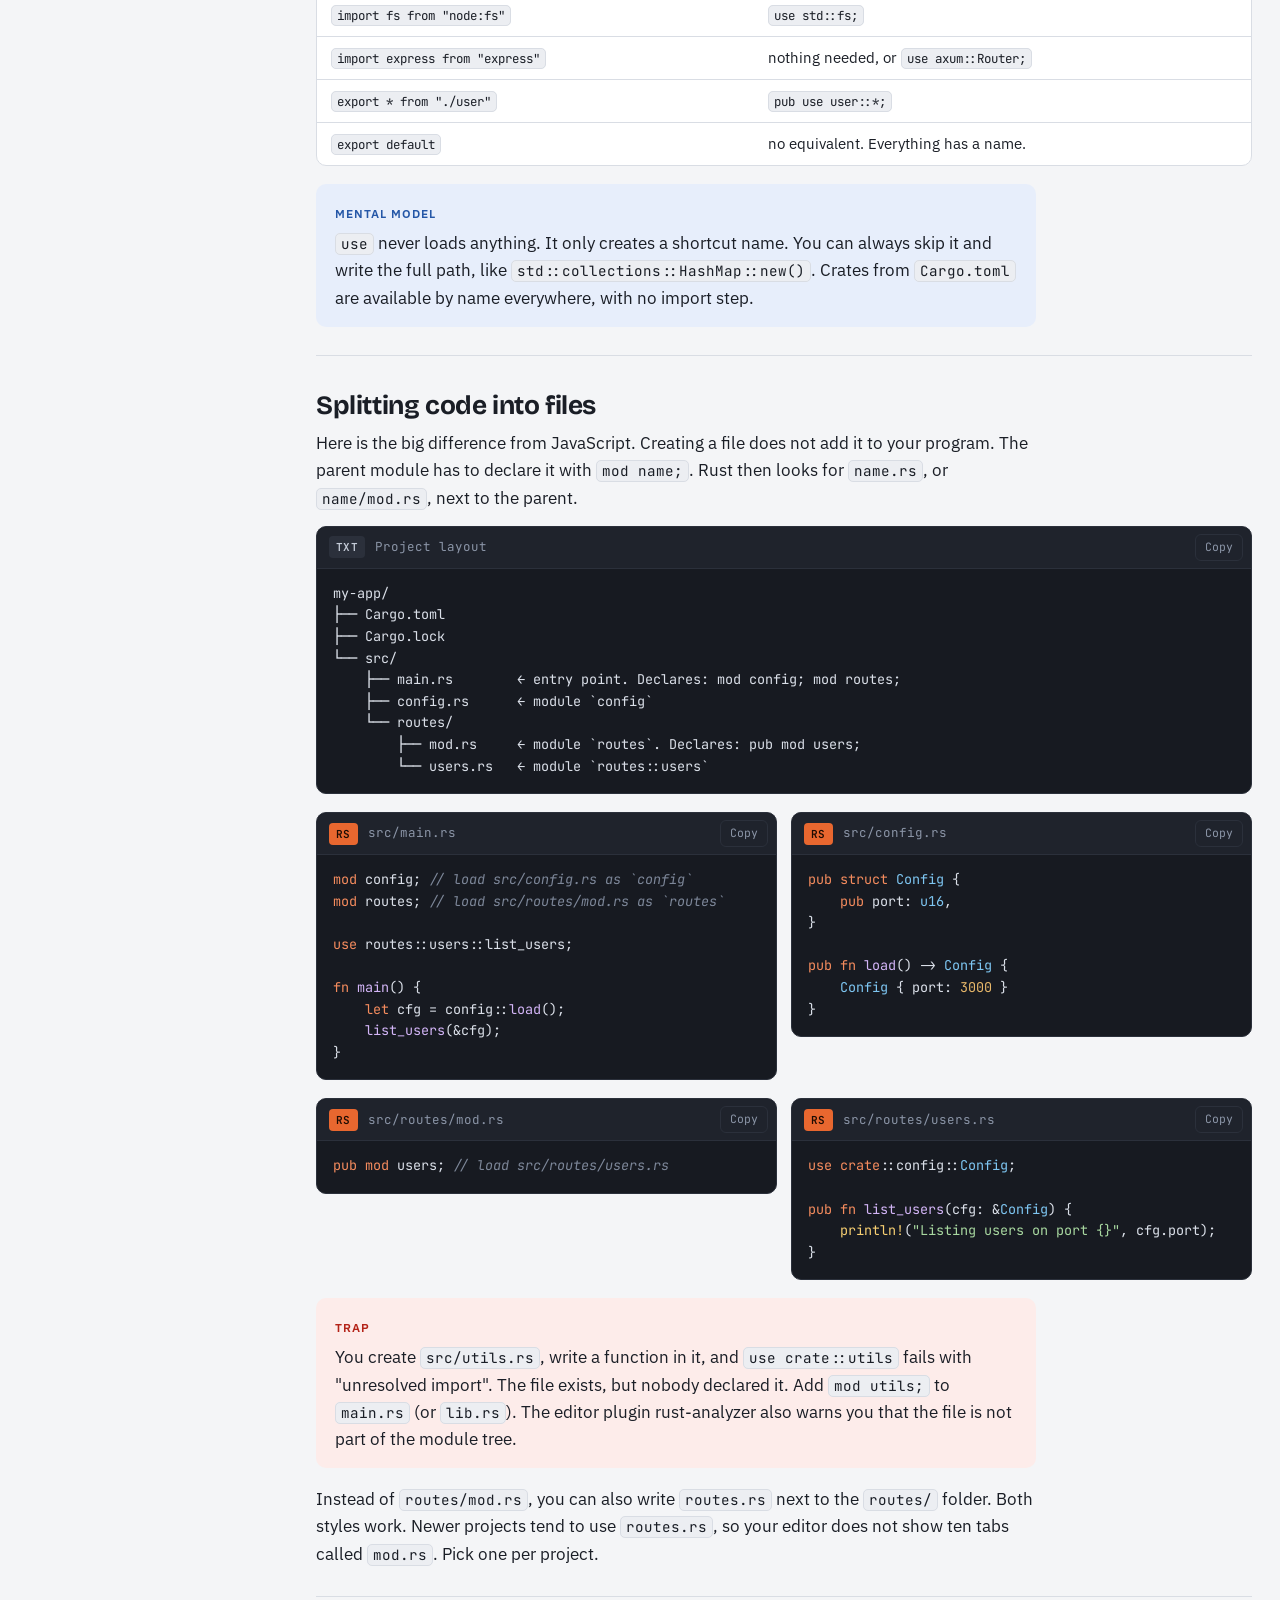
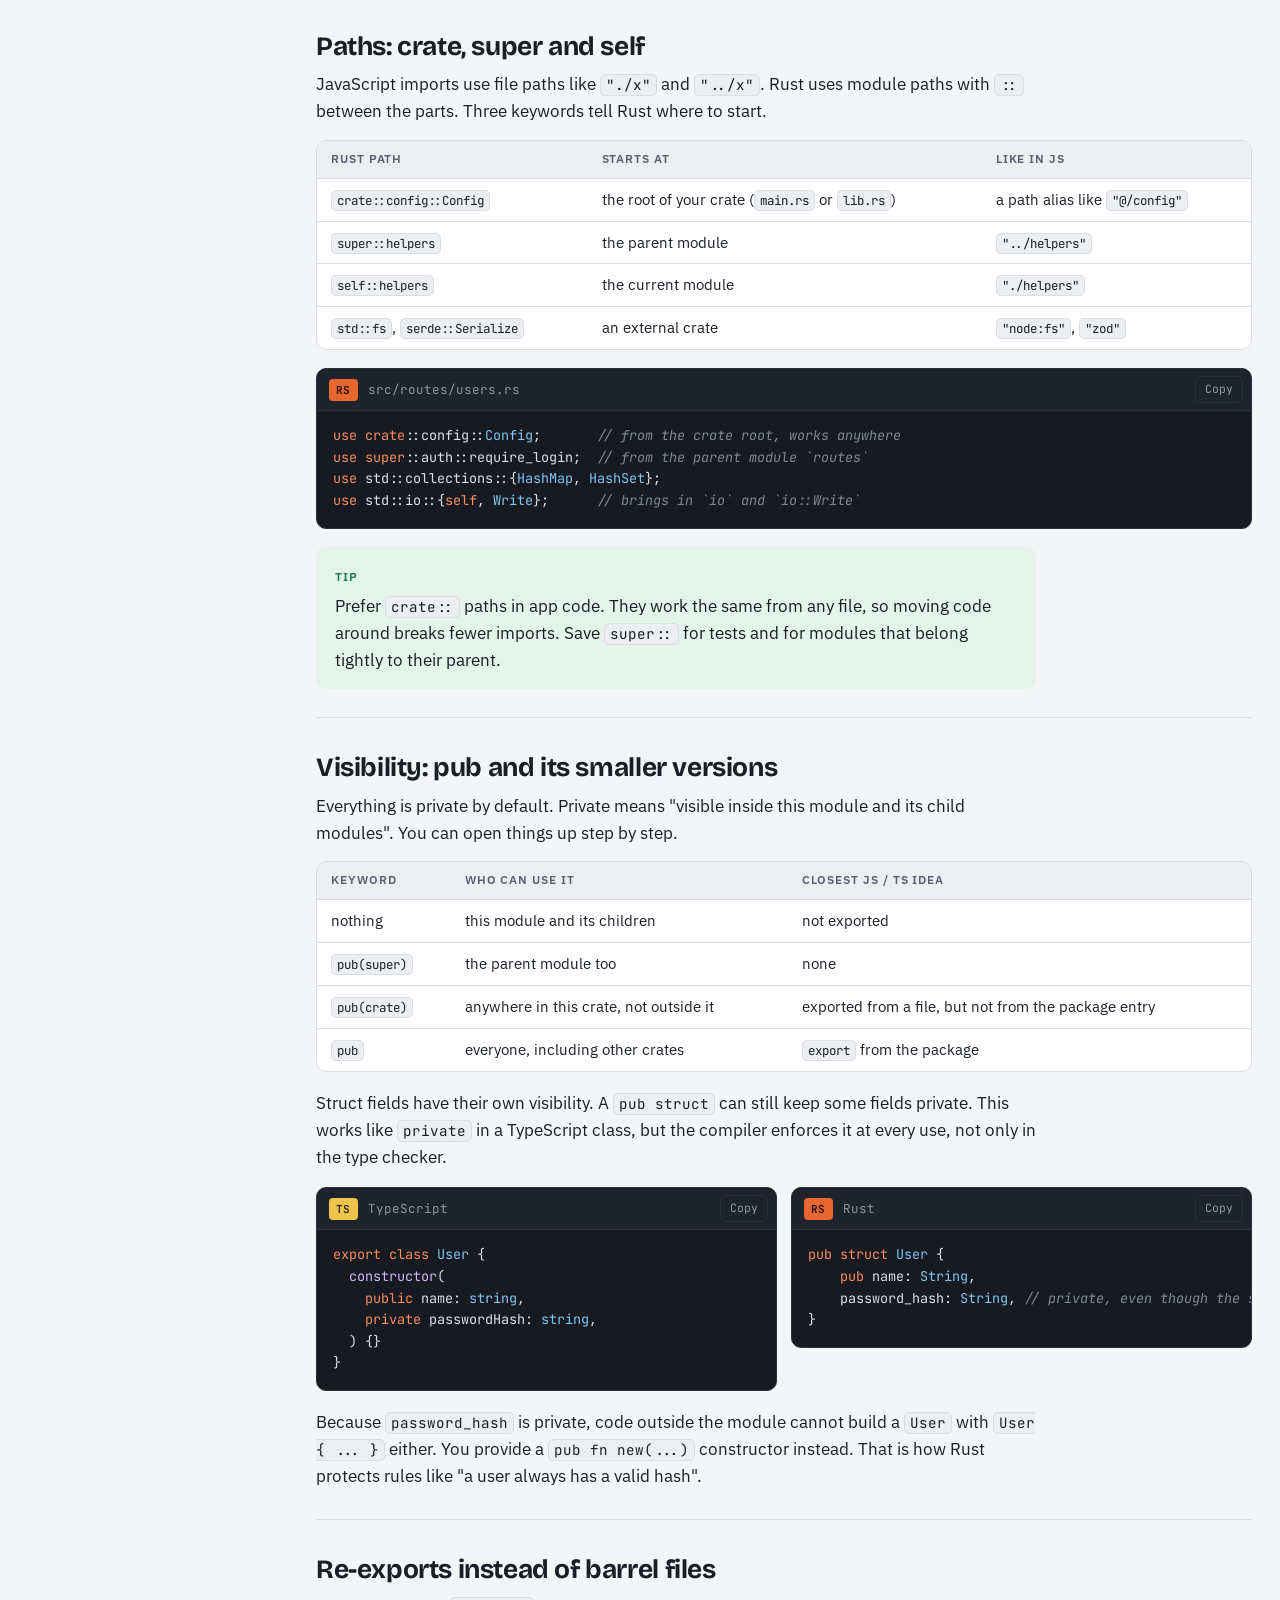
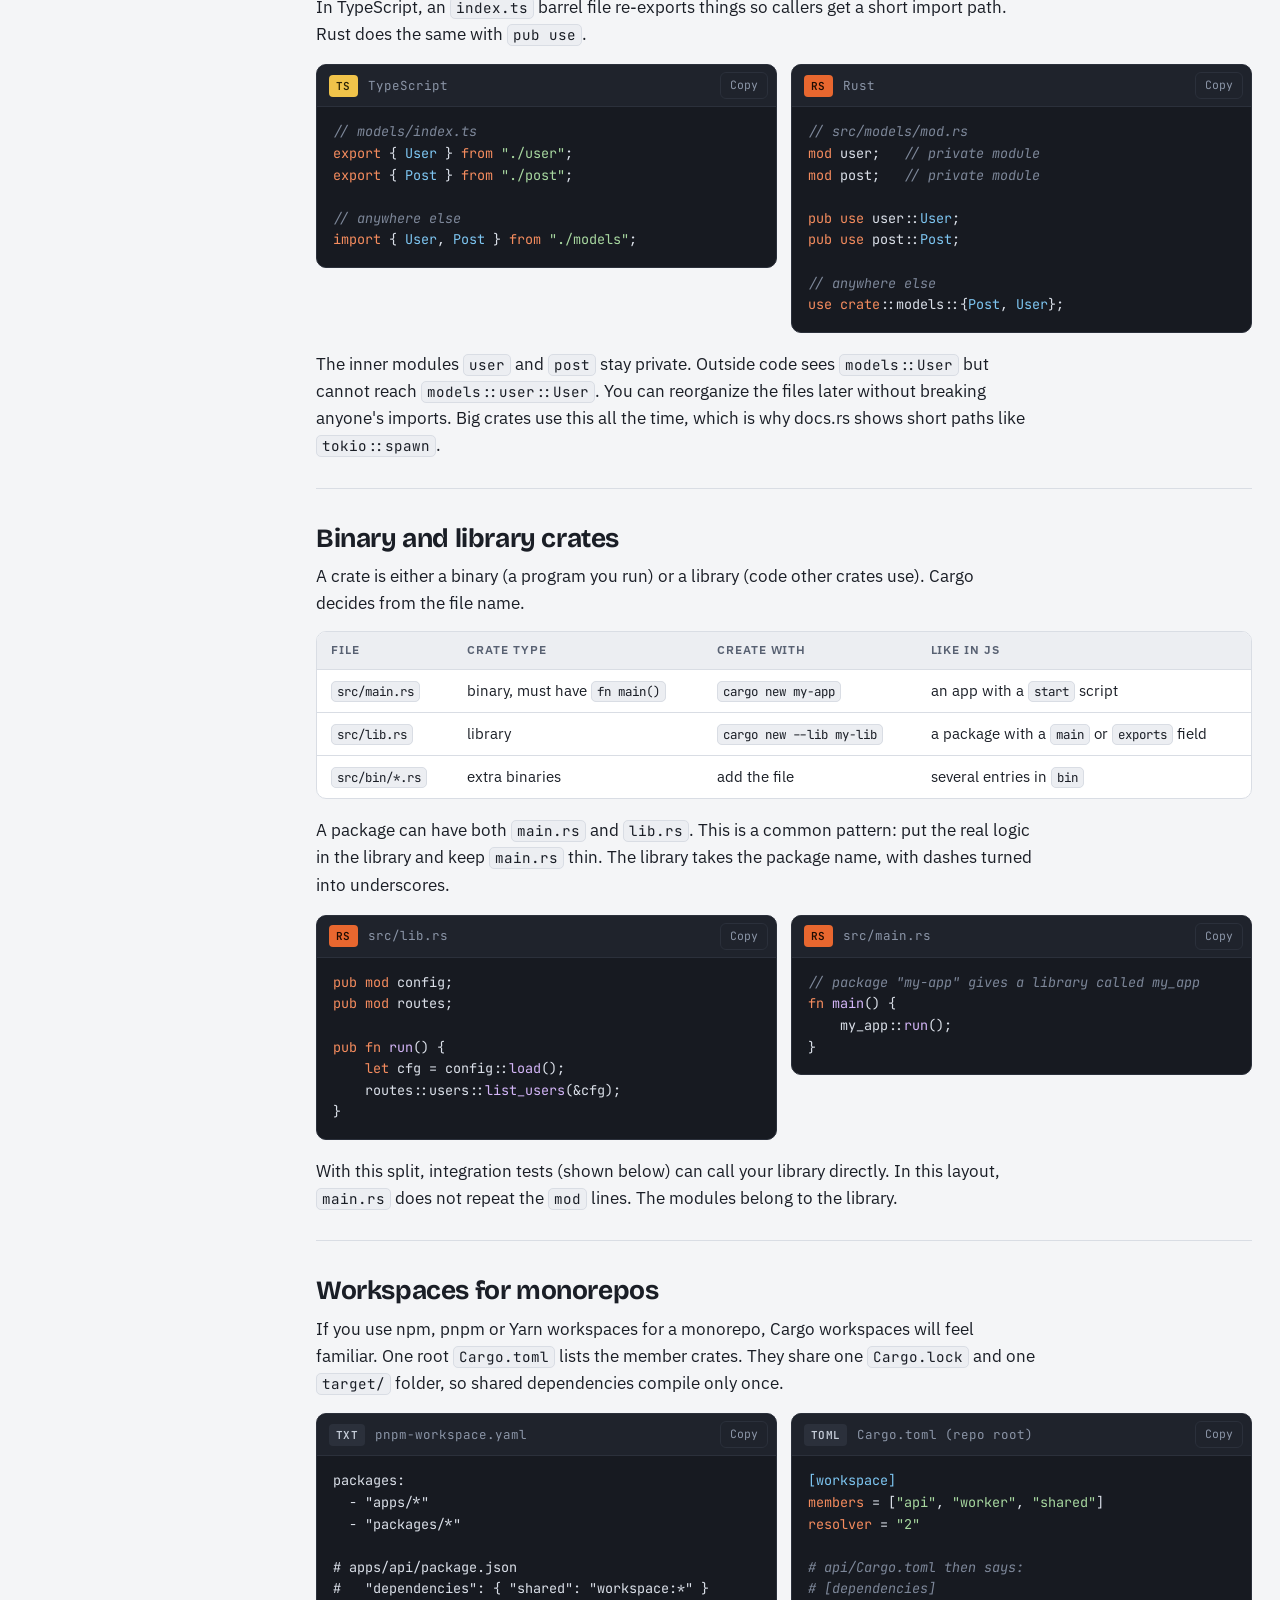
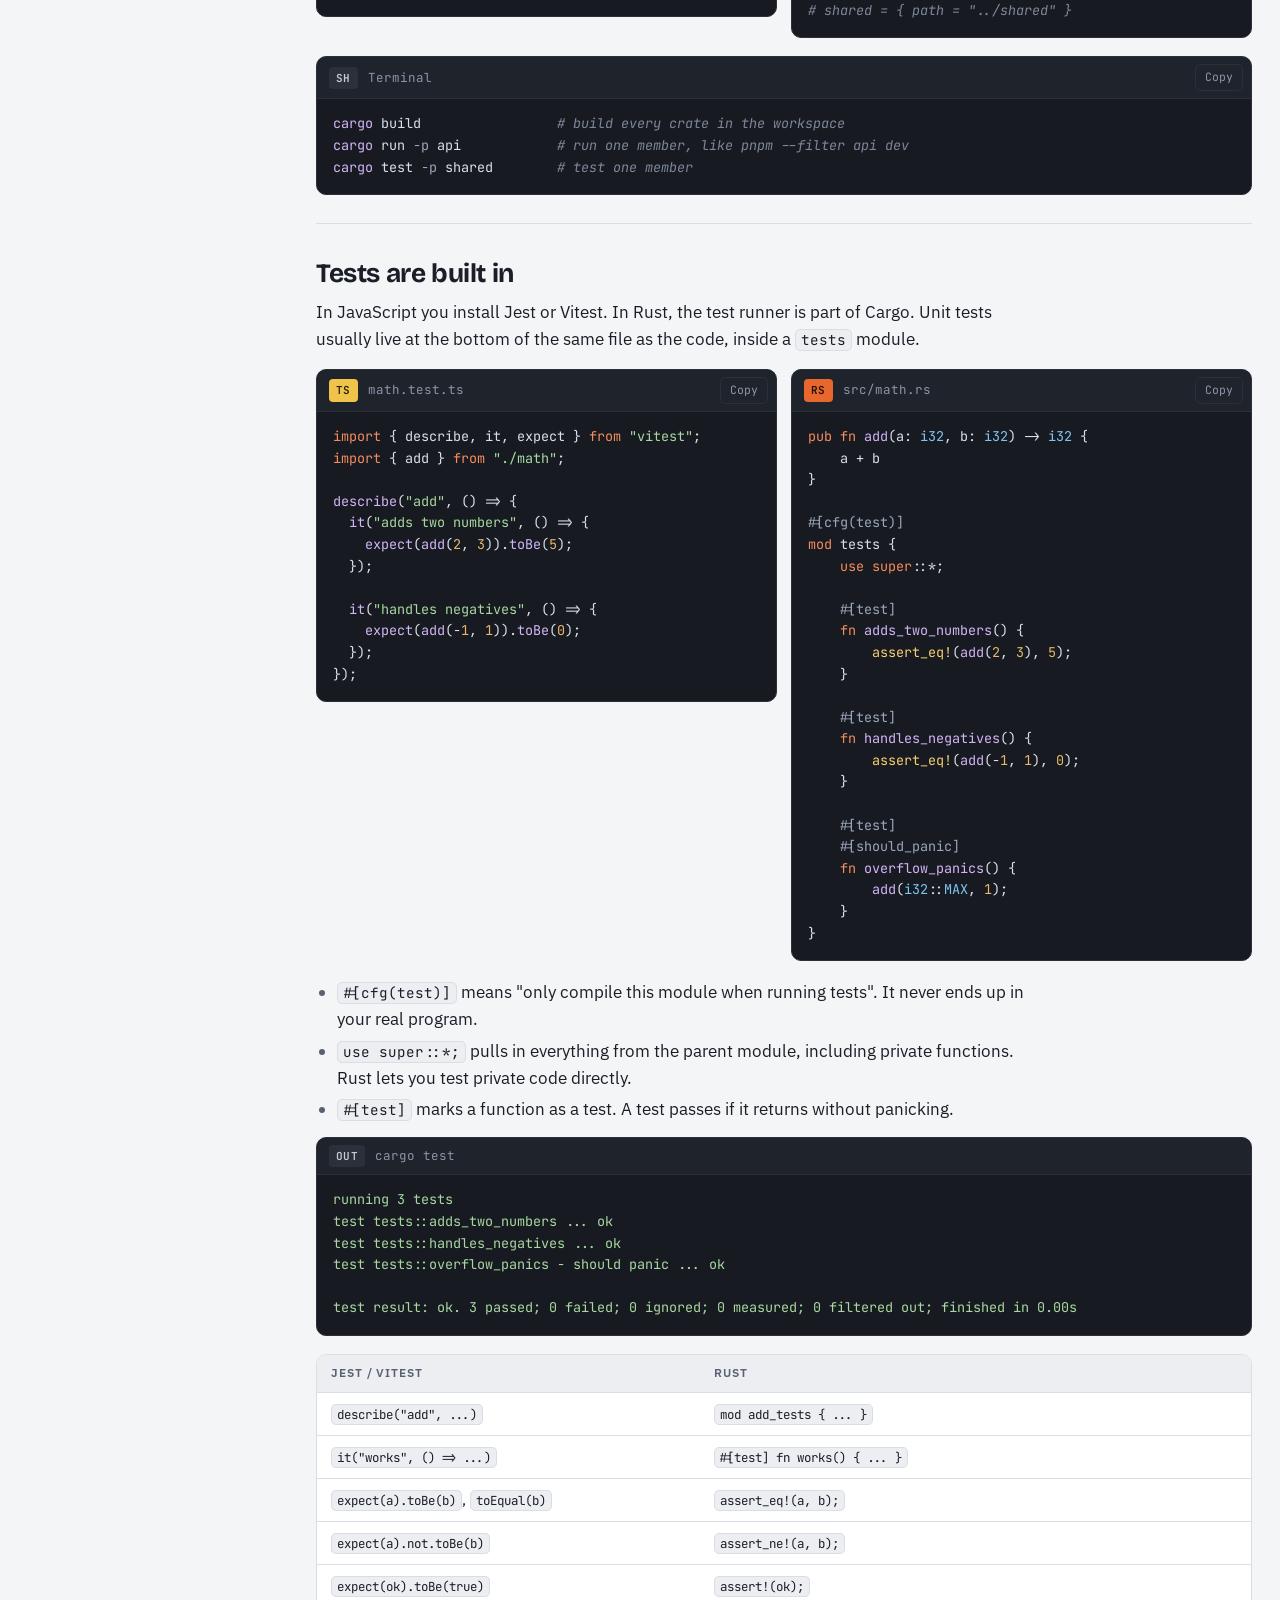
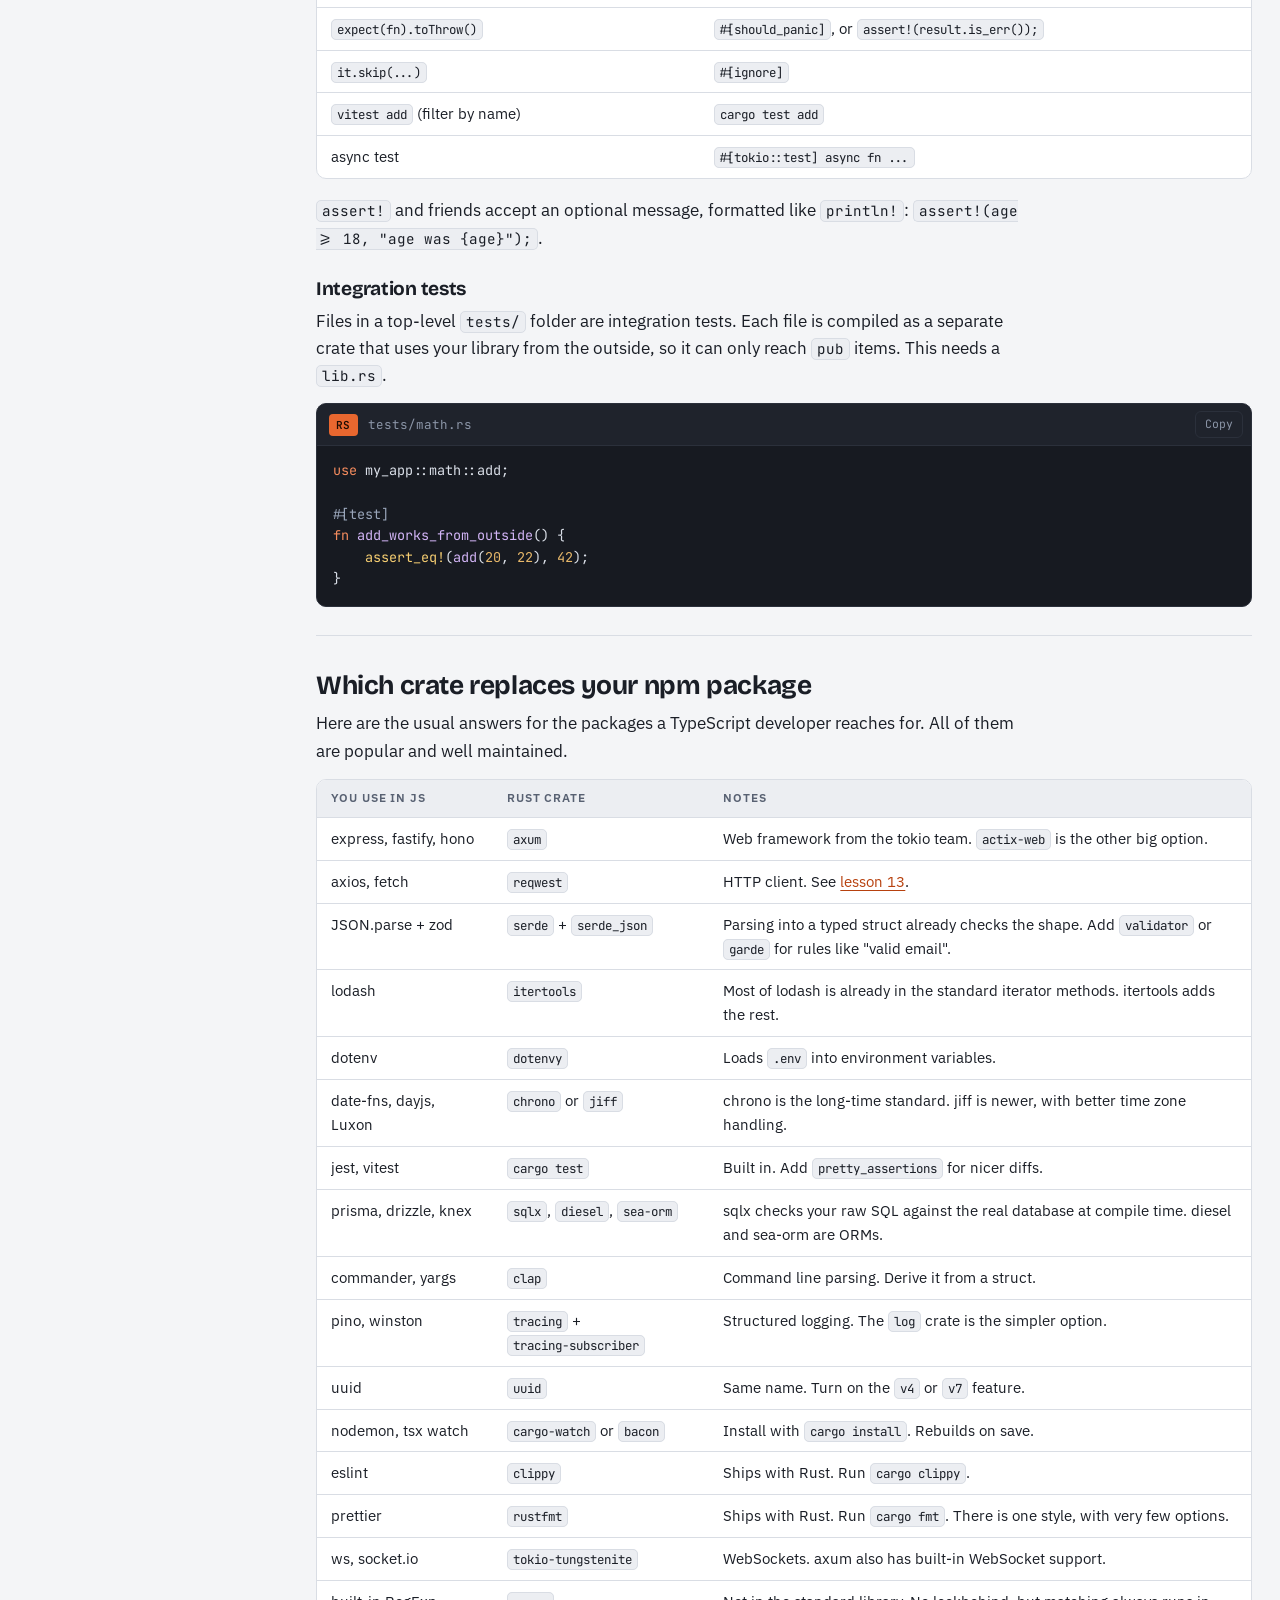
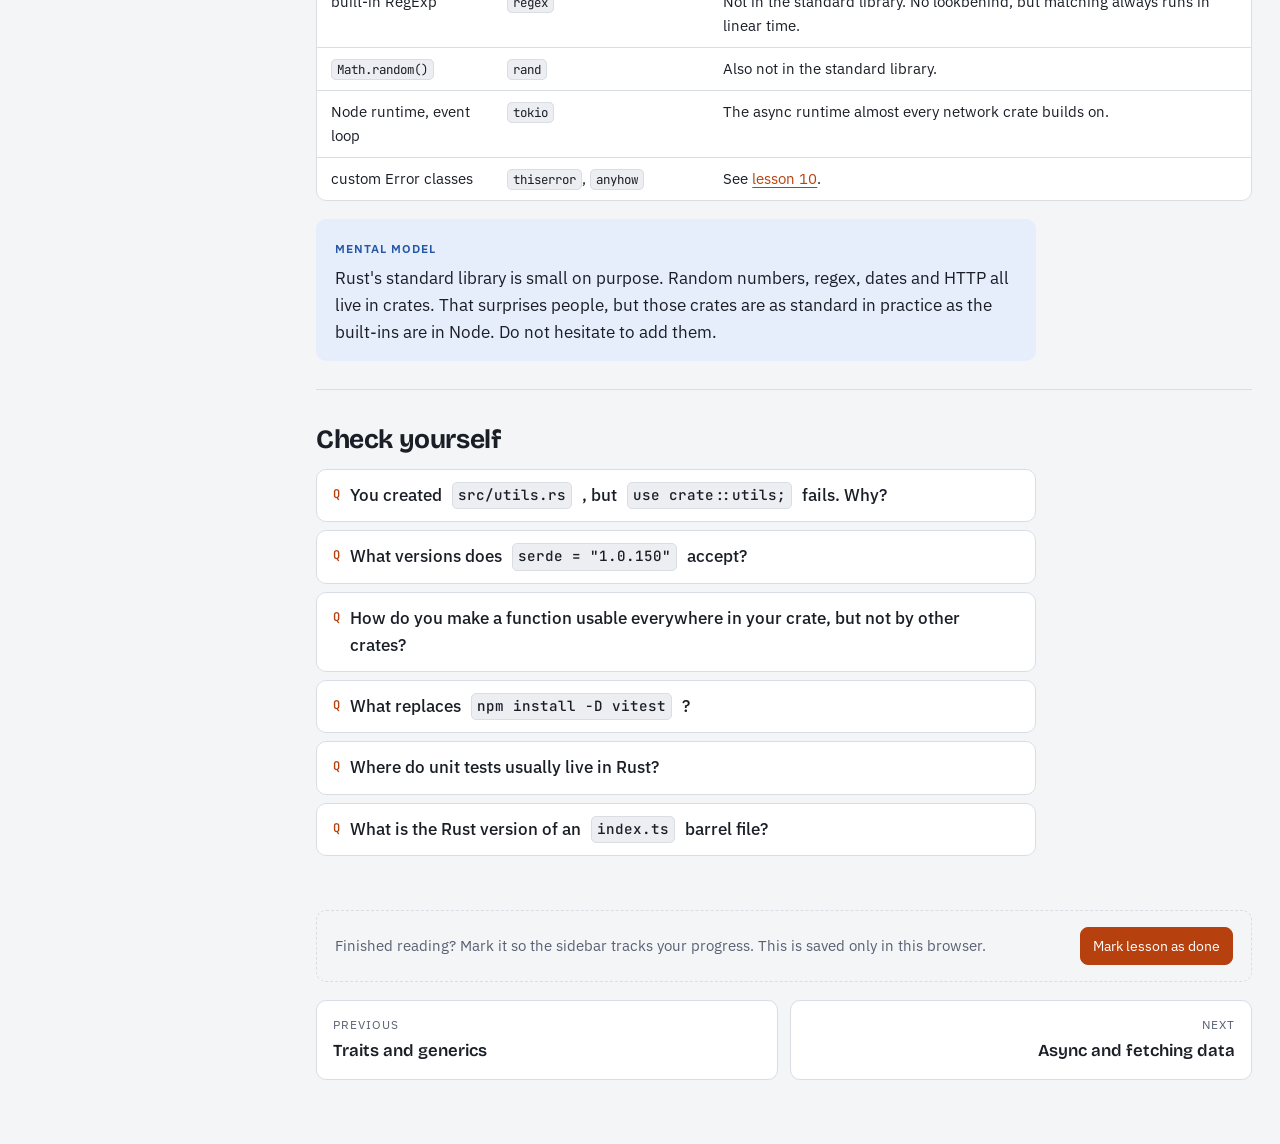
<file: modules.html>
<!doctype html>
<html lang="en">
<head>
<meta charset="utf-8">
<meta name="viewport" content="width=device-width, initial-scale=1">
<title>Modules and packages · Rust from JS</title>
<link rel="preconnect" href="https://fonts.googleapis.com">
<link rel="preconnect" href="https://fonts.gstatic.com" crossorigin>
<link rel="stylesheet" href="https://fonts.googleapis.com/css2?family=Bricolage+Grotesque:opsz,wght@12..96,500;12..96,700&family=IBM+Plex+Sans:ital,wght@0,400;0,500;0,600;1,400&family=JetBrains+Mono:wght@400;600&display=swap">
<link rel="stylesheet" href="assets/style.css">
<script>try{var t=localStorage.getItem('rjs-theme');if(t)document.documentElement.setAttribute('data-theme',t)}catch(e){}</script>
</head>
<body data-page="modules.html">
<main class="lesson">

<header class="lesson-head">
  <p class="eyebrow">Lesson 12 · Real programs</p>
  <h1>Modules and packages</h1>
  <p class="lead">Cargo does the jobs of npm, package.json scripts, tsc and Jest in one tool. Modules work a bit like ES imports, with one surprise: a file is not part of your program until you declare it.</p>
</header>

<div class="learn">
  <p>You will learn</p>
  <ul>
    <li>How <code>package.json</code> maps to <code>Cargo.toml</code>, and how version ranges work</li>
    <li>The Cargo commands that replace <code>npm install</code>, <code>npm run</code> and friends</li>
    <li>How <code>import</code> and <code>export</code> become <code>mod</code>, <code>use</code> and <code>pub</code></li>
    <li>How to split code across files and folders, and re-export like a barrel <code>index.ts</code></li>
    <li>Workspaces, tests, and which crate replaces your favorite npm package</li>
  </ul>
</div>

<section>
  <h2 data-short="Cargo.toml">package.json becomes Cargo.toml</h2>
  <p>Every Rust project has a <code>Cargo.toml</code> file at its root. It plays the same role as <code>package.json</code>: name, version, and dependencies. The format is TOML instead of JSON. TOML has sections in square brackets and <code>key = value</code> lines.</p>
  <div class="compare stretch">
<script type="text/x-code" data-lang="js" data-title="package.json">
{
  "name": "my-app",
  "version": "0.1.0",
  "type": "module",
  "description": "A small web API",
  "scripts": {
    "dev": "tsx watch src/index.ts",
    "build": "tsc",
    "test": "vitest"
  },
  "dependencies": {
    "express": "^4.19.2",
    "zod": "^3.23.8"
  },
  "devDependencies": {
    "vitest": "^1.6.0"
  }
}
</script>
<script type="text/x-code" data-lang="toml" data-title="Cargo.toml">
[package]
name = "my-app"
version = "0.1.0"
edition = "2021"
description = "A small web API"

# No "scripts" section: cargo run, cargo build
# and cargo test are built in.

[dependencies]
axum = "0.7"
serde = { version = "1", features = ["derive"] }
tokio = { version = "1", features = ["full"] }

[dev-dependencies]
pretty_assertions = "1"
</script>
  </div>
  <ul>
    <li><code>edition</code> picks the Rust language edition (2015, 2018, 2021, 2024). It is a bit like the <code>target</code> in <code>tsconfig.json</code>. New projects get the latest one automatically.</li>
    <li><code>[dev-dependencies]</code> works like <code>devDependencies</code>. Those crates are only available in tests, examples and benchmarks.</li>
    <li>There is no <code>scripts</code> section. The common commands are built into Cargo. For custom tasks, people use a <code>Makefile</code>, a <code>justfile</code>, or a small Rust program.</li>
    <li><code>Cargo.lock</code> is the lock file, like <code>package-lock.json</code>. Commit it.</li>
  </ul>
  <aside class="callout tip">
    <p class="callout-title">Tip</p>
    <p>There is no <code>node_modules</code> folder in your project. Cargo downloads crates once into a shared cache in your home folder. Build output goes to <code>target/</code>, which you add to <code>.gitignore</code>. <code>cargo new</code> does that for you.</p>
  </aside>
</section>

<section>
  <h2>Version numbers and features</h2>
  <p>Both npm and Cargo use semantic versioning (major.minor.patch). The difference is the default. In npm, the caret <code>^</code> is something <code>npm install</code> adds. In Cargo, a plain version number already means caret.</p>
  <div class="table-wrap">
    <table>
      <thead><tr><th>Cargo.toml</th><th>Same as npm</th><th>Accepts</th></tr></thead>
      <tbody>
        <tr><td><code>serde = "1.0.200"</code></td><td><code>"^1.0.200"</code></td><td>1.0.200 and up, below 2.0.0</td></tr>
        <tr><td><code>serde = "1"</code></td><td><code>"^1"</code></td><td>any 1.x.y</td></tr>
        <tr><td><code>axum = "0.7"</code></td><td><code>"^0.7"</code></td><td>0.7.x only. Below 1.0, the minor number counts as the major.</td></tr>
        <tr><td><code>serde = "~1.0.200"</code></td><td><code>"~1.0.200"</code></td><td>1.0.x patches only</td></tr>
        <tr><td><code>serde = "=1.0.200"</code></td><td><code>"1.0.200"</code></td><td>exactly this version</td></tr>
      </tbody>
    </table>
  </div>
  <aside class="callout warn">
    <p class="callout-title">Trap</p>
    <p>In npm, <code>"1.0.200"</code> without a caret pins an exact version. In Cargo, the same text allows any compatible 1.x update. Write <code>"=1.0.200"</code> when you really want an exact pin.</p>
  </aside>

  <h3>Features: optional parts of a crate</h3>
  <p>Many crates ship optional parts that you switch on with <code>features</code>. Code for a feature you did not turn on is not compiled at all, which keeps builds smaller and faster. npm has no real equivalent. The closest thing is installing an extra plugin package.</p>
<script type="text/x-code" data-lang="toml" data-title="Cargo.toml">
[dependencies]
# serde alone can't derive. The "derive" feature adds #[derive(Serialize, Deserialize)].
serde = { version = "1", features = ["derive"] }

# reqwest with JSON support, without the default TLS backend
reqwest = { version = "0.12", default-features = false, features = ["json", "rustls-tls"] }
</script>
  <p>If a crate's docs show a macro or function that does not exist in your project, a missing feature is the usual reason. Check the crate's page on docs.rs for a "Feature flags" tab.</p>
</section>

<section>
  <h2>Cargo commands for packages</h2>
  <p>You will use these every day. Most have a direct npm twin.</p>
  <div class="table-wrap">
    <table>
      <thead><tr><th>Task</th><th>npm</th><th>Cargo</th></tr></thead>
      <tbody>
        <tr><td>New project</td><td><code>npm init -y</code></td><td><code>cargo new my-app</code></td></tr>
        <tr><td>Add a dependency</td><td><code>npm install zod</code></td><td><code>cargo add serde</code></td></tr>
        <tr><td>Add with options</td><td>not needed</td><td><code>cargo add serde --features derive</code></td></tr>
        <tr><td>Add a dev dependency</td><td><code>npm install -D vitest</code></td><td><code>cargo add --dev pretty_assertions</code></td></tr>
        <tr><td>Remove a dependency</td><td><code>npm uninstall zod</code></td><td><code>cargo remove serde</code></td></tr>
        <tr><td>Install from lock file</td><td><code>npm ci</code></td><td>nothing, <code>cargo build</code> does it</td></tr>
        <tr><td>Update within ranges</td><td><code>npm update</code></td><td><code>cargo update</code></td></tr>
        <tr><td>Show dependency tree</td><td><code>npm ls</code></td><td><code>cargo tree</code></td></tr>
        <tr><td>Run the app</td><td><code>npm run dev</code></td><td><code>cargo run</code></td></tr>
        <tr><td>Build for production</td><td><code>npm run build</code></td><td><code>cargo build --release</code></td></tr>
        <tr><td>Run tests</td><td><code>npm test</code></td><td><code>cargo test</code></td></tr>
        <tr><td>Lint</td><td><code>npx eslint .</code></td><td><code>cargo clippy</code></td></tr>
        <tr><td>Format</td><td><code>npx prettier -w .</code></td><td><code>cargo fmt</code></td></tr>
        <tr><td>Install a global tool</td><td><code>npm install -g tsx</code></td><td><code>cargo install cargo-watch</code></td></tr>
      </tbody>
    </table>
  </div>
<script type="text/x-code" data-lang="bash">
cargo add serde --features derive
cargo add tokio --features full
cargo add --dev pretty_assertions
cargo remove pretty_assertions
</script>

  <h3>Finding crates</h3>
  <ul>
    <li><a href="https://crates.io" target="_blank" rel="noopener">crates.io</a> is the registry, like npmjs.com. Search there, and look at the download counts and the date of the last release.</li>
    <li><a href="https://docs.rs" target="_blank" rel="noopener">docs.rs</a> hosts the API docs for every crate on crates.io, built from the code itself. Every public function, struct and trait is listed with its exact signature. JavaScript has nothing this consistent.</li>
    <li>Run <code>cargo doc --open</code> to build the same kind of docs for your own project and all its dependencies, offline.</li>
  </ul>
</section>

<section>
  <h2 data-short="mod, use, pub">import and export become mod, use and pub</h2>
  <p>In JavaScript, every file is a module, and everything is private until you <code>export</code> it. Rust has the same "private by default" rule. You make an item public with <code>pub</code>, and you bring it into scope with <code>use</code>.</p>
  <p>To see the idea without files, here is a module written inline with <code>mod</code>:</p>
  <div class="compare">
<script type="text/x-code" data-lang="ts">
// math.ts
export function add(a: number, b: number) {
  return a + b;
}

function secret() {} // not exported

// main.ts
import { add } from "./math";

console.log(add(2, 3));
</script>
<script type="text/x-code" data-lang="rust">
mod math {
    pub fn add(a: i32, b: i32) -> i32 {
        a + b
    }

    fn secret() {} // private to `math`
}

use math::add;

fn main() {
    println!("{}", add(2, 3));
    // math::secret();
    // error[E0603]: function `secret` is private
}
</script>
  </div>
  <div class="table-wrap">
    <table>
      <thead><tr><th>JavaScript</th><th>Rust</th></tr></thead>
      <tbody>
        <tr><td><code>export function f()</code></td><td><code>pub fn f()</code></td></tr>
        <tr><td><code>import { f } from "./math"</code></td><td><code>use crate::math::f;</code></td></tr>
        <tr><td><code>import { a, b } from "./math"</code></td><td><code>use crate::math::{a, b};</code></td></tr>
        <tr><td><code>import { a as b } from "./math"</code></td><td><code>use crate::math::a as b;</code></td></tr>
        <tr><td><code>import * as math from "./math"</code></td><td><code>use crate::math;</code> then <code>math::add()</code></td></tr>
        <tr><td><code>import fs from "node:fs"</code></td><td><code>use std::fs;</code></td></tr>
        <tr><td><code>import express from "express"</code></td><td>nothing needed, or <code>use axum::Router;</code></td></tr>
        <tr><td><code>export * from "./user"</code></td><td><code>pub use user::*;</code></td></tr>
        <tr><td><code>export default</code></td><td>no equivalent. Everything has a name.</td></tr>
      </tbody>
    </table>
  </div>
  <aside class="callout note">
    <p class="callout-title">Mental model</p>
    <p><code>use</code> never loads anything. It only creates a shortcut name. You can always skip it and write the full path, like <code>std::collections::HashMap::new()</code>. Crates from <code>Cargo.toml</code> are available by name everywhere, with no import step.</p>
  </aside>
</section>

<section>
  <h2>Splitting code into files</h2>
  <p>Here is the big difference from JavaScript. Creating a file does not add it to your program. The parent module has to declare it with <code>mod name;</code>. Rust then looks for <code>name.rs</code>, or <code>name/mod.rs</code>, next to the parent.</p>
<script type="text/x-code" data-lang="text" data-title="Project layout">
my-app/
├── Cargo.toml
├── Cargo.lock
└── src/
    ├── main.rs        ← entry point. Declares: mod config; mod routes;
    ├── config.rs      ← module `config`
    └── routes/
        ├── mod.rs     ← module `routes`. Declares: pub mod users;
        └── users.rs   ← module `routes::users`
</script>
  <div class="compare">
<script type="text/x-code" data-lang="rust" data-title="src/main.rs">
mod config; // load src/config.rs as `config`
mod routes; // load src/routes/mod.rs as `routes`

use routes::users::list_users;

fn main() {
    let cfg = config::load();
    list_users(&cfg);
}
</script>
<script type="text/x-code" data-lang="rust" data-title="src/config.rs">
pub struct Config {
    pub port: u16,
}

pub fn load() -> Config {
    Config { port: 3000 }
}
</script>
  </div>
  <div class="compare">
<script type="text/x-code" data-lang="rust" data-title="src/routes/mod.rs">
pub mod users; // load src/routes/users.rs
</script>
<script type="text/x-code" data-lang="rust" data-title="src/routes/users.rs">
use crate::config::Config;

pub fn list_users(cfg: &Config) {
    println!("Listing users on port {}", cfg.port);
}
</script>
  </div>
  <aside class="callout warn">
    <p class="callout-title">Trap</p>
    <p>You create <code>src/utils.rs</code>, write a function in it, and <code>use crate::utils</code> fails with "unresolved import". The file exists, but nobody declared it. Add <code>mod utils;</code> to <code>main.rs</code> (or <code>lib.rs</code>). The editor plugin rust-analyzer also warns you that the file is not part of the module tree.</p>
  </aside>
  <p>Instead of <code>routes/mod.rs</code>, you can also write <code>routes.rs</code> next to the <code>routes/</code> folder. Both styles work. Newer projects tend to use <code>routes.rs</code>, so your editor does not show ten tabs called <code>mod.rs</code>. Pick one per project.</p>
</section>

<section>
  <h2>Paths: crate, super and self</h2>
  <p>JavaScript imports use file paths like <code>"./x"</code> and <code>"../x"</code>. Rust uses module paths with <code>::</code> between the parts. Three keywords tell Rust where to start.</p>
  <div class="table-wrap">
    <table>
      <thead><tr><th>Rust path</th><th>Starts at</th><th>Like in JS</th></tr></thead>
      <tbody>
        <tr><td><code>crate::config::Config</code></td><td>the root of your crate (<code>main.rs</code> or <code>lib.rs</code>)</td><td>a path alias like <code>"@/config"</code></td></tr>
        <tr><td><code>super::helpers</code></td><td>the parent module</td><td><code>"../helpers"</code></td></tr>
        <tr><td><code>self::helpers</code></td><td>the current module</td><td><code>"./helpers"</code></td></tr>
        <tr><td><code>std::fs</code>, <code>serde::Serialize</code></td><td>an external crate</td><td><code>"node:fs"</code>, <code>"zod"</code></td></tr>
      </tbody>
    </table>
  </div>
<script type="text/x-code" data-lang="rust" data-title="src/routes/users.rs">
use crate::config::Config;       // from the crate root, works anywhere
use super::auth::require_login;  // from the parent module `routes`
use std::collections::{HashMap, HashSet};
use std::io::{self, Write};      // brings in `io` and `io::Write`
</script>
  <aside class="callout tip">
    <p class="callout-title">Tip</p>
    <p>Prefer <code>crate::</code> paths in app code. They work the same from any file, so moving code around breaks fewer imports. Save <code>super::</code> for tests and for modules that belong tightly to their parent.</p>
  </aside>
</section>

<section>
  <h2>Visibility: pub and its smaller versions</h2>
  <p>Everything is private by default. Private means "visible inside this module and its child modules". You can open things up step by step.</p>
  <div class="table-wrap">
    <table>
      <thead><tr><th>Keyword</th><th>Who can use it</th><th>Closest JS / TS idea</th></tr></thead>
      <tbody>
        <tr><td>nothing</td><td>this module and its children</td><td>not exported</td></tr>
        <tr><td><code>pub(super)</code></td><td>the parent module too</td><td>none</td></tr>
        <tr><td><code>pub(crate)</code></td><td>anywhere in this crate, not outside it</td><td>exported from a file, but not from the package entry</td></tr>
        <tr><td><code>pub</code></td><td>everyone, including other crates</td><td><code>export</code> from the package</td></tr>
      </tbody>
    </table>
  </div>
  <p>Struct fields have their own visibility. A <code>pub struct</code> can still keep some fields private. This works like <code>private</code> in a TypeScript class, but the compiler enforces it at every use, not only in the type checker.</p>
  <div class="compare">
<script type="text/x-code" data-lang="ts">
export class User {
  constructor(
    public name: string,
    private passwordHash: string,
  ) {}
}
</script>
<script type="text/x-code" data-lang="rust">
pub struct User {
    pub name: String,
    password_hash: String, // private, even though the struct is pub
}
</script>
  </div>
  <p>Because <code>password_hash</code> is private, code outside the module cannot build a <code>User</code> with <code>User { ... }</code> either. You provide a <code>pub fn new(...)</code> constructor instead. That is how Rust protects rules like "a user always has a valid hash".</p>
</section>

<section>
  <h2 data-short="Re-exports">Re-exports instead of barrel files</h2>
  <p>In TypeScript, an <code>index.ts</code> barrel file re-exports things so callers get a short import path. Rust does the same with <code>pub use</code>.</p>
  <div class="compare">
<script type="text/x-code" data-lang="ts">
// models/index.ts
export { User } from "./user";
export { Post } from "./post";

// anywhere else
import { User, Post } from "./models";
</script>
<script type="text/x-code" data-lang="rust">
// src/models/mod.rs
mod user;   // private module
mod post;   // private module

pub use user::User;
pub use post::Post;

// anywhere else
use crate::models::{Post, User};
</script>
  </div>
  <p>The inner modules <code>user</code> and <code>post</code> stay private. Outside code sees <code>models::User</code> but cannot reach <code>models::user::User</code>. You can reorganize the files later without breaking anyone's imports. Big crates use this all the time, which is why docs.rs shows short paths like <code>tokio::spawn</code>.</p>
</section>

<section>
  <h2>Binary and library crates</h2>
  <p>A crate is either a binary (a program you run) or a library (code other crates use). Cargo decides from the file name.</p>
  <div class="table-wrap">
    <table>
      <thead><tr><th>File</th><th>Crate type</th><th>Create with</th><th>Like in JS</th></tr></thead>
      <tbody>
        <tr><td><code>src/main.rs</code></td><td>binary, must have <code>fn main()</code></td><td><code>cargo new my-app</code></td><td>an app with a <code>start</code> script</td></tr>
        <tr><td><code>src/lib.rs</code></td><td>library</td><td><code>cargo new --lib my-lib</code></td><td>a package with a <code>main</code> or <code>exports</code> field</td></tr>
        <tr><td><code>src/bin/*.rs</code></td><td>extra binaries</td><td>add the file</td><td>several entries in <code>bin</code></td></tr>
      </tbody>
    </table>
  </div>
  <p>A package can have both <code>main.rs</code> and <code>lib.rs</code>. This is a common pattern: put the real logic in the library and keep <code>main.rs</code> thin. The library takes the package name, with dashes turned into underscores.</p>
  <div class="compare">
<script type="text/x-code" data-lang="rust" data-title="src/lib.rs">
pub mod config;
pub mod routes;

pub fn run() {
    let cfg = config::load();
    routes::users::list_users(&cfg);
}
</script>
<script type="text/x-code" data-lang="rust" data-title="src/main.rs">
// package "my-app" gives a library called my_app
fn main() {
    my_app::run();
}
</script>
  </div>
  <p>With this split, integration tests (shown below) can call your library directly. In this layout, <code>main.rs</code> does not repeat the <code>mod</code> lines. The modules belong to the library.</p>
</section>

<section>
  <h2>Workspaces for monorepos</h2>
  <p>If you use npm, pnpm or Yarn workspaces for a monorepo, Cargo workspaces will feel familiar. One root <code>Cargo.toml</code> lists the member crates. They share one <code>Cargo.lock</code> and one <code>target/</code> folder, so shared dependencies compile only once.</p>
  <div class="compare">
<script type="text/x-code" data-lang="text" data-title="pnpm-workspace.yaml">
packages:
  - "apps/*"
  - "packages/*"

# apps/api/package.json
#   "dependencies": { "shared": "workspace:*" }
</script>
<script type="text/x-code" data-lang="toml" data-title="Cargo.toml (repo root)">
[workspace]
members = ["api", "worker", "shared"]
resolver = "2"

# api/Cargo.toml then says:
# [dependencies]
# shared = { path = "../shared" }
</script>
  </div>
<script type="text/x-code" data-lang="bash">
cargo build                 # build every crate in the workspace
cargo run -p api            # run one member, like pnpm --filter api dev
cargo test -p shared        # test one member
</script>
</section>

<section>
  <h2>Tests are built in</h2>
  <p>In JavaScript you install Jest or Vitest. In Rust, the test runner is part of Cargo. Unit tests usually live at the bottom of the same file as the code, inside a <code>tests</code> module.</p>
  <div class="compare">
<script type="text/x-code" data-lang="ts" data-title="math.test.ts">
import { describe, it, expect } from "vitest";
import { add } from "./math";

describe("add", () => {
  it("adds two numbers", () => {
    expect(add(2, 3)).toBe(5);
  });

  it("handles negatives", () => {
    expect(add(-1, 1)).toBe(0);
  });
});
</script>
<script type="text/x-code" data-lang="rust" data-title="src/math.rs">
pub fn add(a: i32, b: i32) -> i32 {
    a + b
}

#[cfg(test)]
mod tests {
    use super::*;

    #[test]
    fn adds_two_numbers() {
        assert_eq!(add(2, 3), 5);
    }

    #[test]
    fn handles_negatives() {
        assert_eq!(add(-1, 1), 0);
    }

    #[test]
    #[should_panic]
    fn overflow_panics() {
        add(i32::MAX, 1);
    }
}
</script>
  </div>
  <ul>
    <li><code>#[cfg(test)]</code> means "only compile this module when running tests". It never ends up in your real program.</li>
    <li><code>use super::*;</code> pulls in everything from the parent module, including private functions. Rust lets you test private code directly.</li>
    <li><code>#[test]</code> marks a function as a test. A test passes if it returns without panicking.</li>
  </ul>
<script type="text/x-code" data-lang="output" data-title="cargo test">
running 3 tests
test tests::adds_two_numbers ... ok
test tests::handles_negatives ... ok
test tests::overflow_panics - should panic ... ok

test result: ok. 3 passed; 0 failed; 0 ignored; 0 measured; 0 filtered out; finished in 0.00s
</script>
  <div class="table-wrap">
    <table>
      <thead><tr><th>Jest / Vitest</th><th>Rust</th></tr></thead>
      <tbody>
        <tr><td><code>describe("add", ...)</code></td><td><code>mod add_tests { ... }</code></td></tr>
        <tr><td><code>it("works", () =&gt; ...)</code></td><td><code>#[test] fn works() { ... }</code></td></tr>
        <tr><td><code>expect(a).toBe(b)</code>, <code>toEqual(b)</code></td><td><code>assert_eq!(a, b);</code></td></tr>
        <tr><td><code>expect(a).not.toBe(b)</code></td><td><code>assert_ne!(a, b);</code></td></tr>
        <tr><td><code>expect(ok).toBe(true)</code></td><td><code>assert!(ok);</code></td></tr>
        <tr><td><code>expect(fn).toThrow()</code></td><td><code>#[should_panic]</code>, or <code>assert!(result.is_err());</code></td></tr>
        <tr><td><code>it.skip(...)</code></td><td><code>#[ignore]</code></td></tr>
        <tr><td><code>vitest add</code> (filter by name)</td><td><code>cargo test add</code></td></tr>
        <tr><td>async test</td><td><code>#[tokio::test] async fn ...</code></td></tr>
      </tbody>
    </table>
  </div>
  <p><code>assert!</code> and friends accept an optional message, formatted like <code>println!</code>: <code>assert!(age &gt;= 18, "age was {age}");</code>.</p>

  <h3>Integration tests</h3>
  <p>Files in a top-level <code>tests/</code> folder are integration tests. Each file is compiled as a separate crate that uses your library from the outside, so it can only reach <code>pub</code> items. This needs a <code>lib.rs</code>.</p>
<script type="text/x-code" data-lang="rust" data-title="tests/math.rs">
use my_app::math::add;

#[test]
fn add_works_from_outside() {
    assert_eq!(add(20, 22), 42);
}
</script>
</section>

<section>
  <h2 data-short="The crate for that">Which crate replaces your npm package</h2>
  <p>Here are the usual answers for the packages a TypeScript developer reaches for. All of them are popular and well maintained.</p>
  <div class="table-wrap">
    <table>
      <thead><tr><th>You use in JS</th><th>Rust crate</th><th>Notes</th></tr></thead>
      <tbody>
        <tr><td>express, fastify, hono</td><td><code>axum</code></td><td>Web framework from the tokio team. <code>actix-web</code> is the other big option.</td></tr>
        <tr><td>axios, fetch</td><td><code>reqwest</code></td><td>HTTP client. See <a href="async.html">lesson 13</a>.</td></tr>
        <tr><td>JSON.parse + zod</td><td><code>serde</code> + <code>serde_json</code></td><td>Parsing into a typed struct already checks the shape. Add <code>validator</code> or <code>garde</code> for rules like "valid email".</td></tr>
        <tr><td>lodash</td><td><code>itertools</code></td><td>Most of lodash is already in the standard iterator methods. itertools adds the rest.</td></tr>
        <tr><td>dotenv</td><td><code>dotenvy</code></td><td>Loads <code>.env</code> into environment variables.</td></tr>
        <tr><td>date-fns, dayjs, Luxon</td><td><code>chrono</code> or <code>jiff</code></td><td>chrono is the long-time standard. jiff is newer, with better time zone handling.</td></tr>
        <tr><td>jest, vitest</td><td><code>cargo test</code></td><td>Built in. Add <code>pretty_assertions</code> for nicer diffs.</td></tr>
        <tr><td>prisma, drizzle, knex</td><td><code>sqlx</code>, <code>diesel</code>, <code>sea-orm</code></td><td>sqlx checks your raw SQL against the real database at compile time. diesel and sea-orm are ORMs.</td></tr>
        <tr><td>commander, yargs</td><td><code>clap</code></td><td>Command line parsing. Derive it from a struct.</td></tr>
        <tr><td>pino, winston</td><td><code>tracing</code> + <code>tracing-subscriber</code></td><td>Structured logging. The <code>log</code> crate is the simpler option.</td></tr>
        <tr><td>uuid</td><td><code>uuid</code></td><td>Same name. Turn on the <code>v4</code> or <code>v7</code> feature.</td></tr>
        <tr><td>nodemon, tsx watch</td><td><code>cargo-watch</code> or <code>bacon</code></td><td>Install with <code>cargo install</code>. Rebuilds on save.</td></tr>
        <tr><td>eslint</td><td><code>clippy</code></td><td>Ships with Rust. Run <code>cargo clippy</code>.</td></tr>
        <tr><td>prettier</td><td><code>rustfmt</code></td><td>Ships with Rust. Run <code>cargo fmt</code>. There is one style, with very few options.</td></tr>
        <tr><td>ws, socket.io</td><td><code>tokio-tungstenite</code></td><td>WebSockets. axum also has built-in WebSocket support.</td></tr>
        <tr><td>built-in RegExp</td><td><code>regex</code></td><td>Not in the standard library. No lookbehind, but matching always runs in linear time.</td></tr>
        <tr><td><code>Math.random()</code></td><td><code>rand</code></td><td>Also not in the standard library.</td></tr>
        <tr><td>Node runtime, event loop</td><td><code>tokio</code></td><td>The async runtime almost every network crate builds on.</td></tr>
        <tr><td>custom Error classes</td><td><code>thiserror</code>, <code>anyhow</code></td><td>See <a href="errors.html">lesson 10</a>.</td></tr>
      </tbody>
    </table>
  </div>
  <aside class="callout note">
    <p class="callout-title">Mental model</p>
    <p>Rust's standard library is small on purpose. Random numbers, regex, dates and HTTP all live in crates. That surprises people, but those crates are as standard in practice as the built-ins are in Node. Do not hesitate to add them.</p>
  </aside>
</section>

<section>
  <h2>Check yourself</h2>
  <div class="quiz">
    <details>
      <summary>You created <code>src/utils.rs</code>, but <code>use crate::utils;</code> fails. Why?</summary>
      <div><p>Nobody declared the module. Add <code>mod utils;</code> to <code>main.rs</code> or <code>lib.rs</code>. A file is only part of the program once its parent declares it.</p></div>
    </details>
    <details>
      <summary>What versions does <code>serde = "1.0.150"</code> accept?</summary>
      <div><p>Any version from 1.0.150 up to, but not including, 2.0.0. A plain version in Cargo means the same as <code>^1.0.150</code> in npm. Use <code>=1.0.150</code> to pin it exactly.</p></div>
    </details>
    <details>
      <summary>How do you make a function usable everywhere in your crate, but not by other crates?</summary>
      <div><p>Mark it <code>pub(crate) fn ...</code>.</p></div>
    </details>
    <details>
      <summary>What replaces <code>npm install -D vitest</code>?</summary>
      <div><p>Nothing for the test runner, because <code>cargo test</code> is built in. For other dev-only crates, use <code>cargo add --dev name</code>.</p></div>
    </details>
    <details>
      <summary>Where do unit tests usually live in Rust?</summary>
      <div><p>At the bottom of the same file as the code, in a <code>#[cfg(test)] mod tests { use super::*; ... }</code> block. Integration tests go in the <code>tests/</code> folder.</p></div>
    </details>
    <details>
      <summary>What is the Rust version of an <code>index.ts</code> barrel file?</summary>
      <div><p><code>pub use</code> lines in the parent module, for example <code>pub use user::User;</code> in <code>models/mod.rs</code>.</p></div>
    </details>
  </div>
</section>

</main>
<script src="assets/app.js"></script>
</body>
</html>
</file>
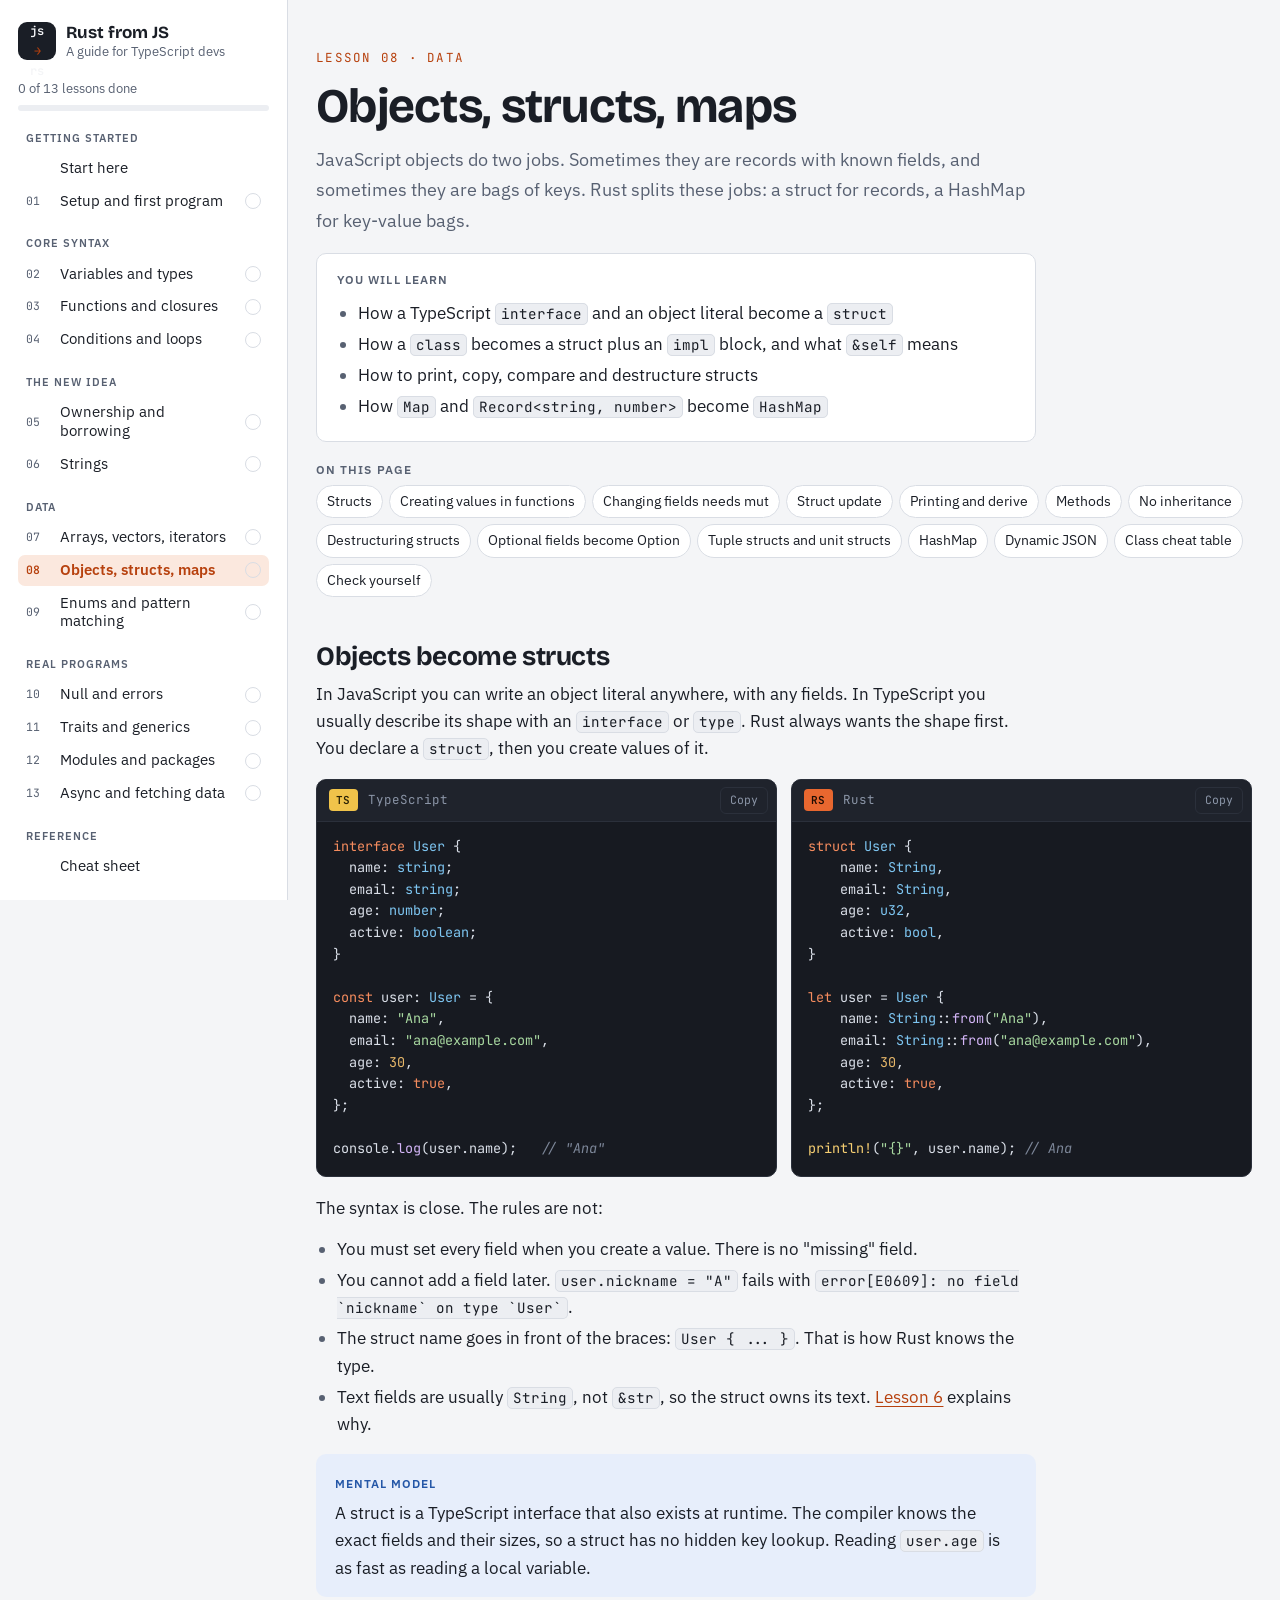
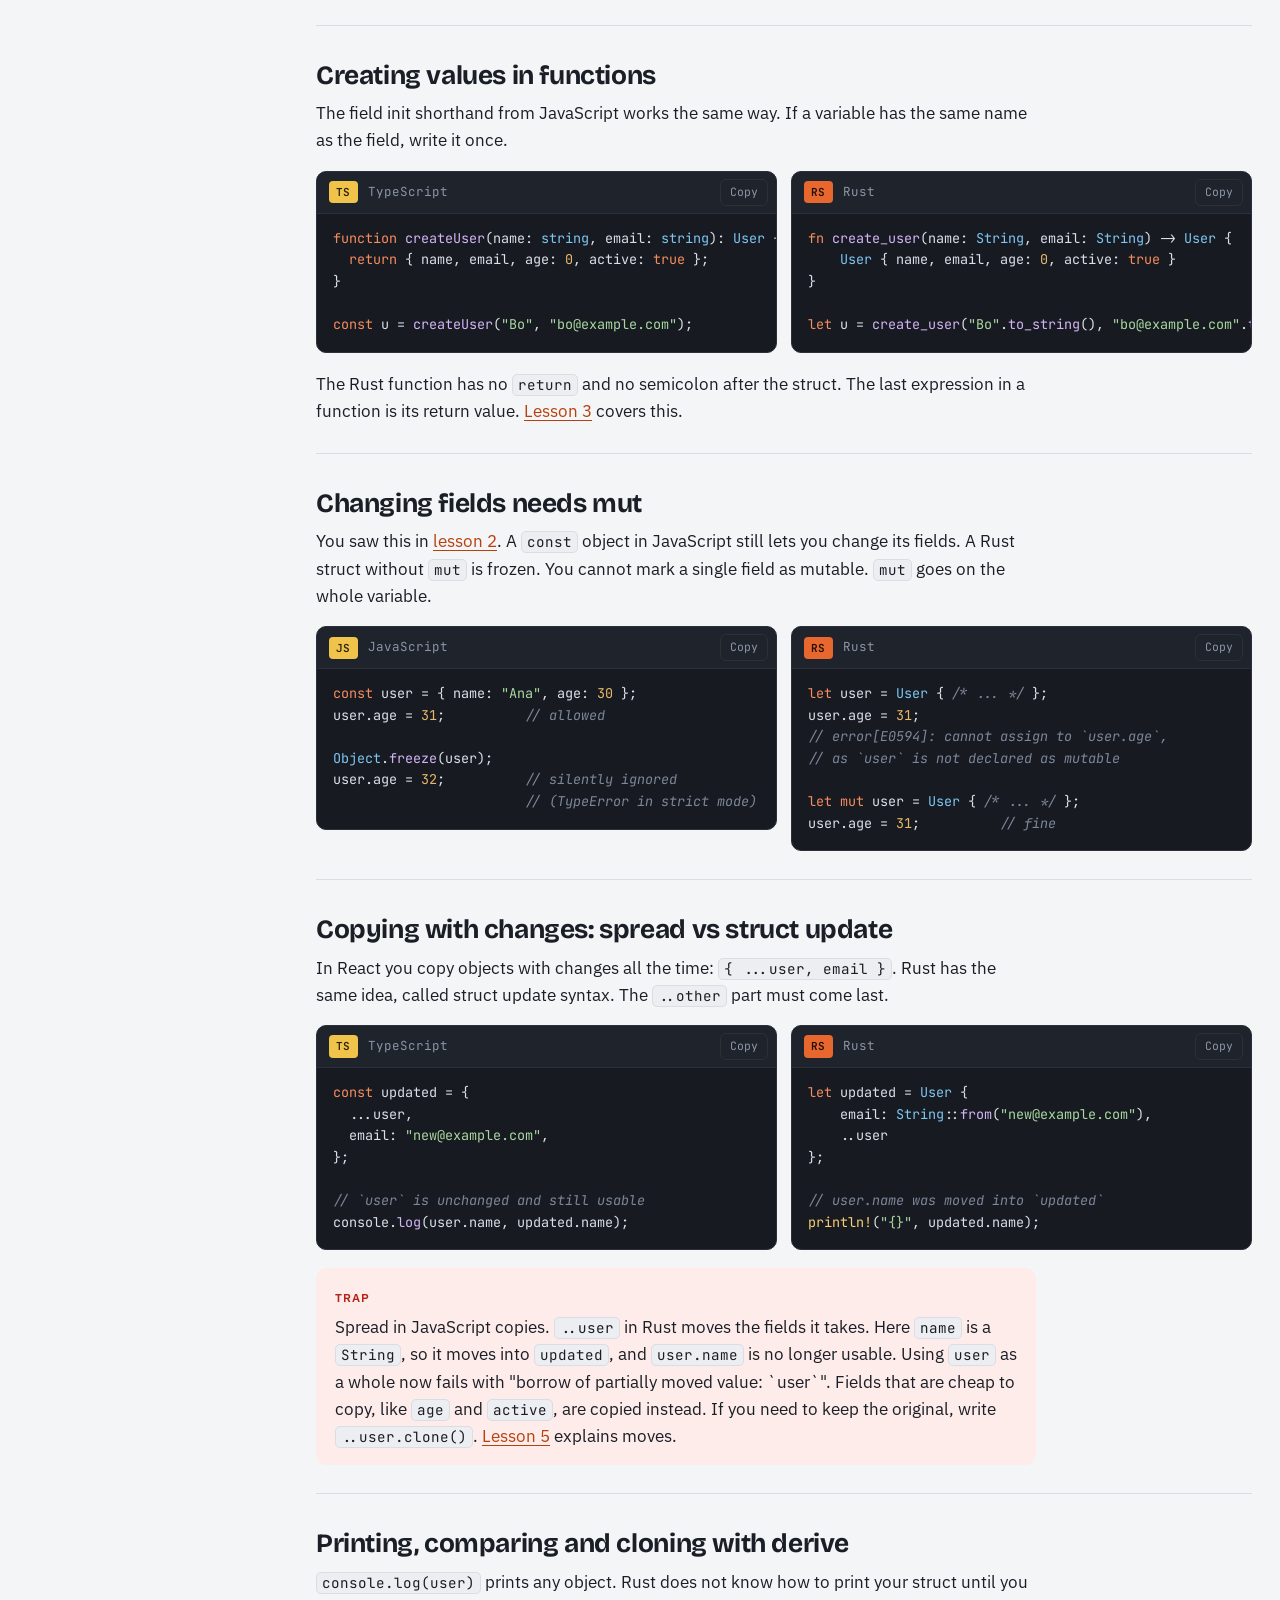
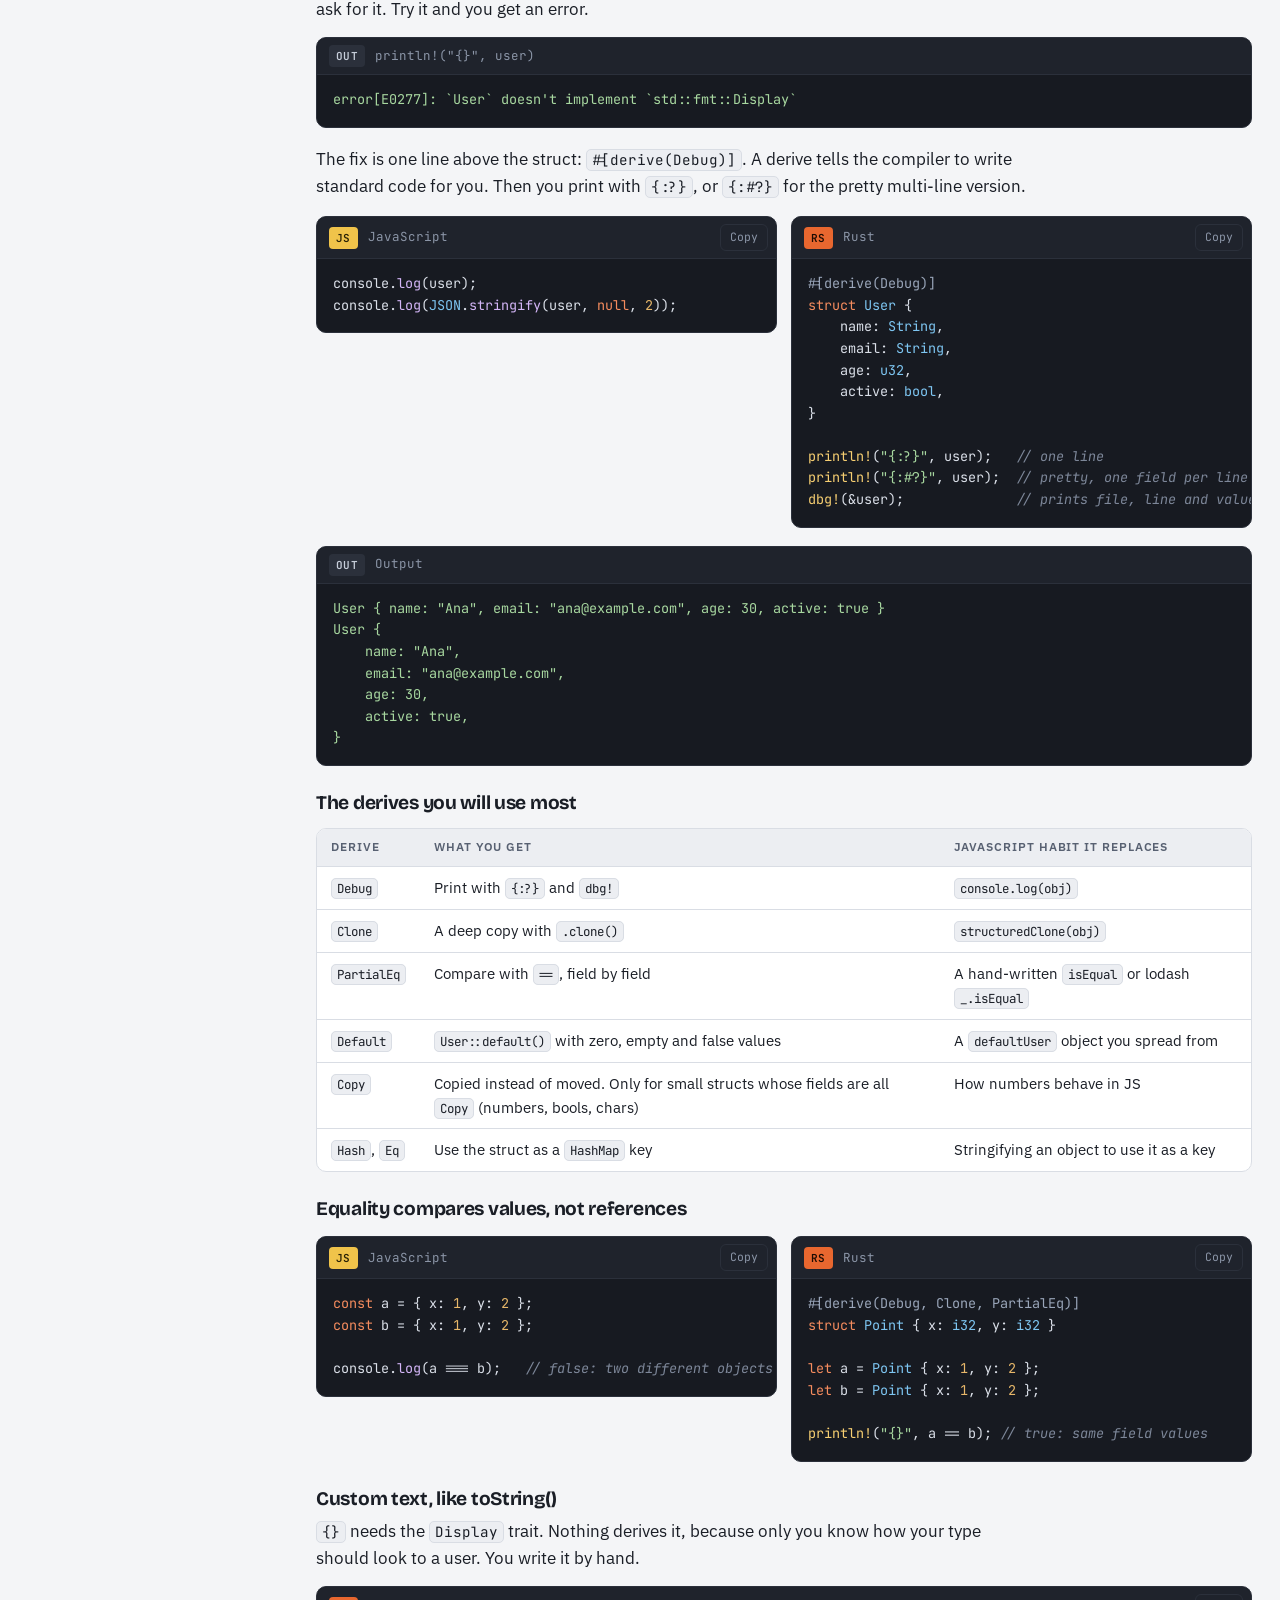
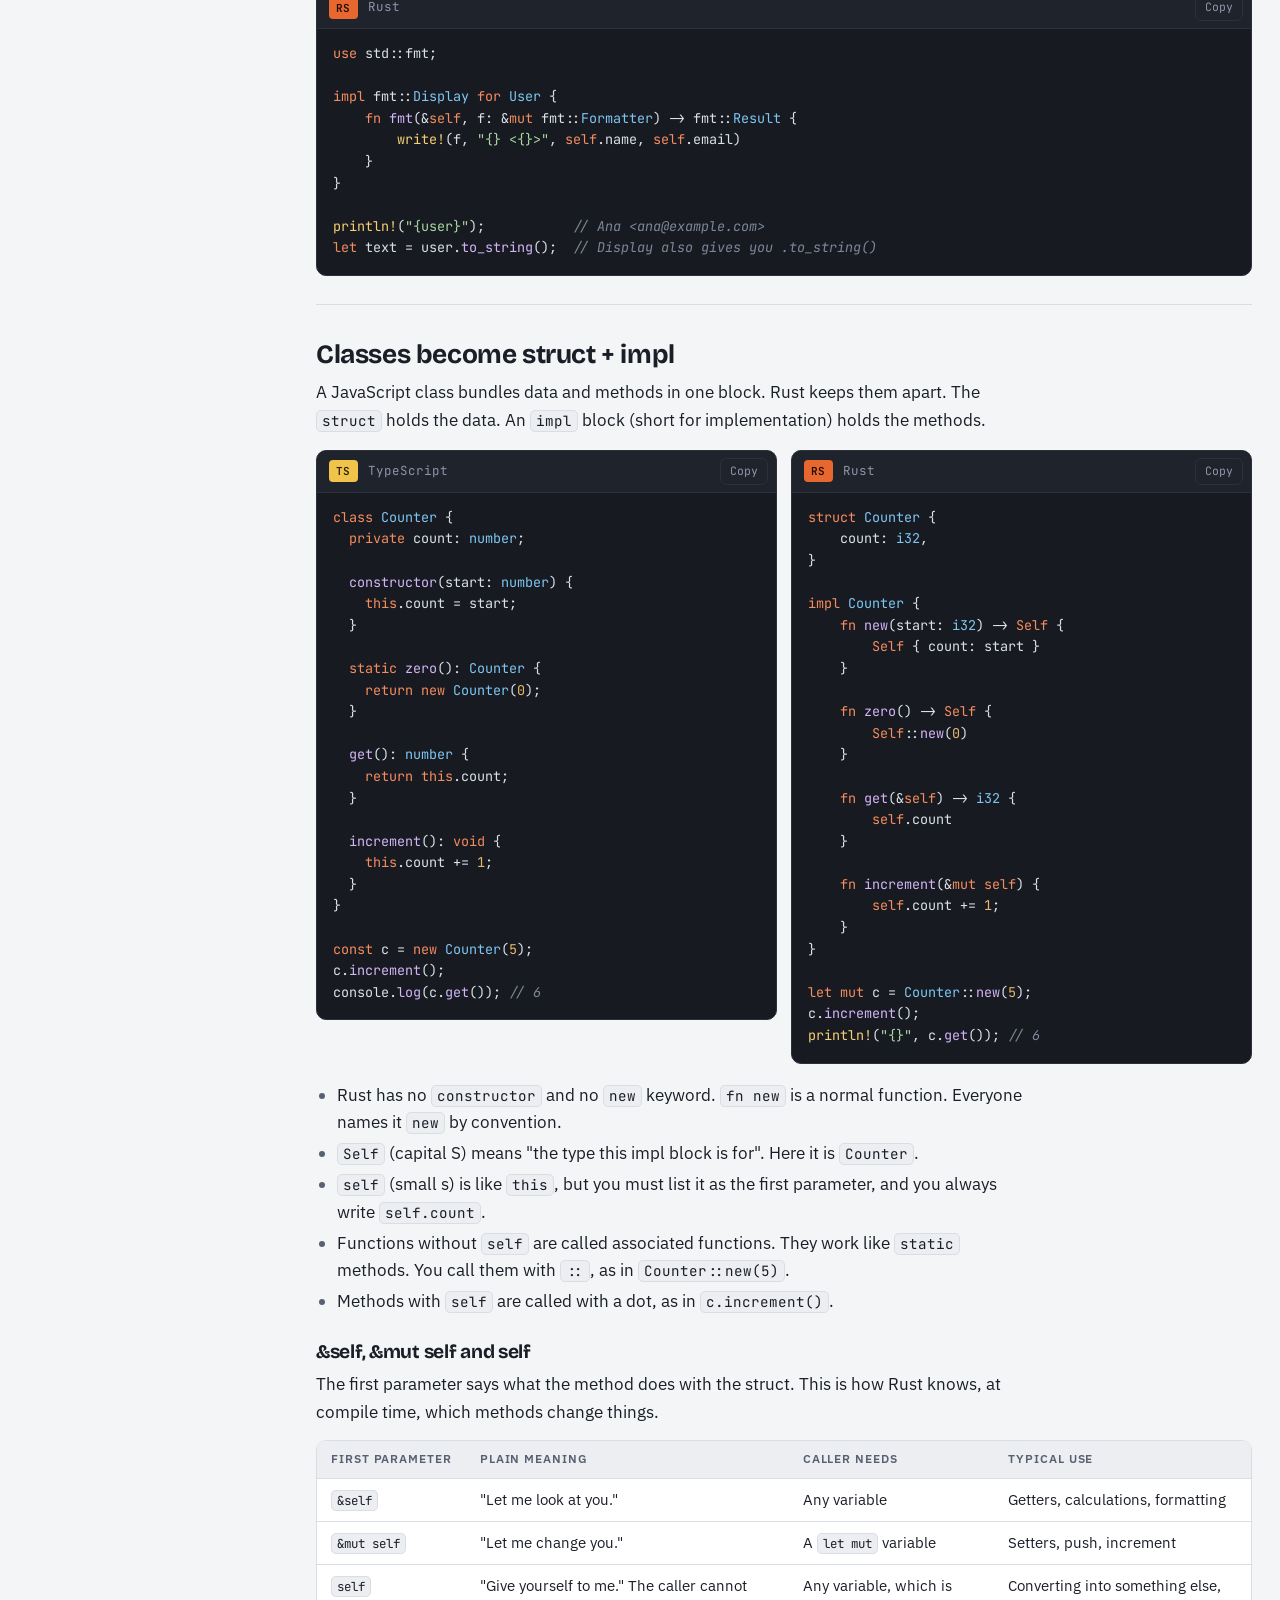
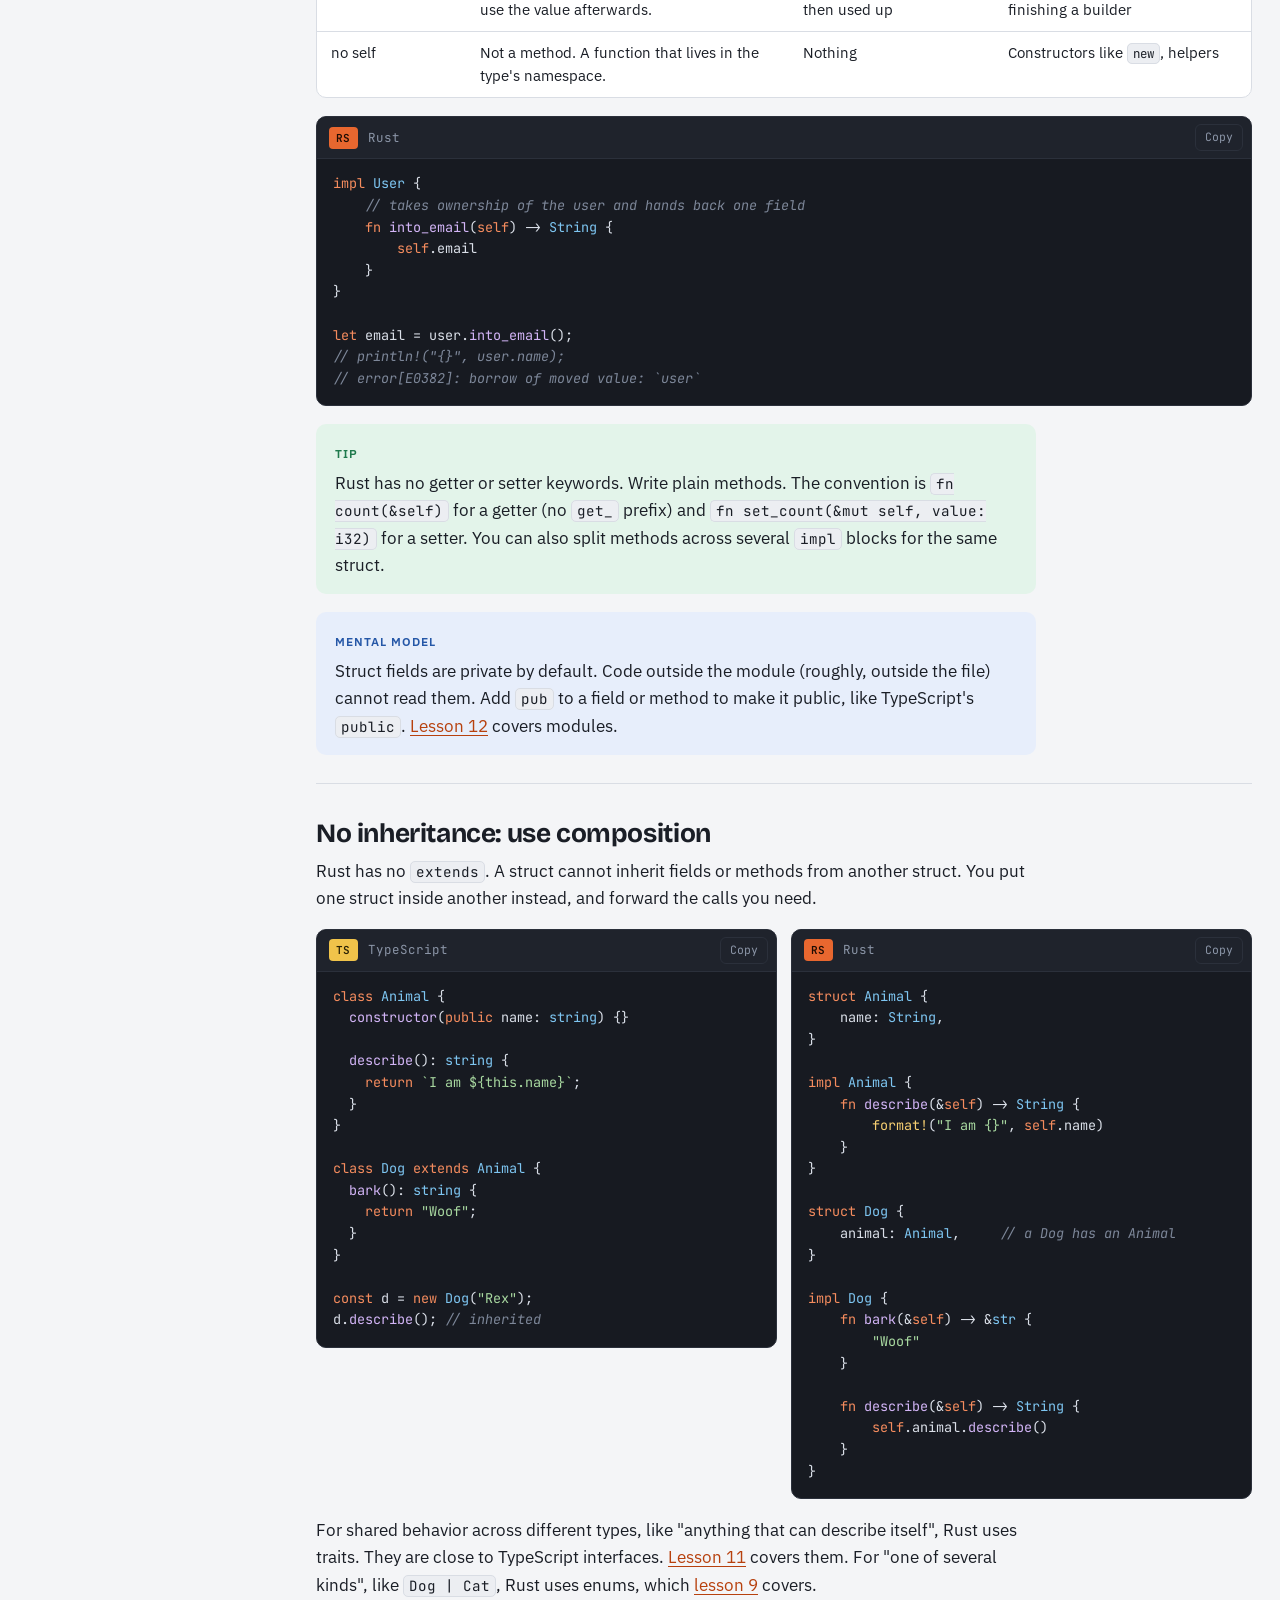
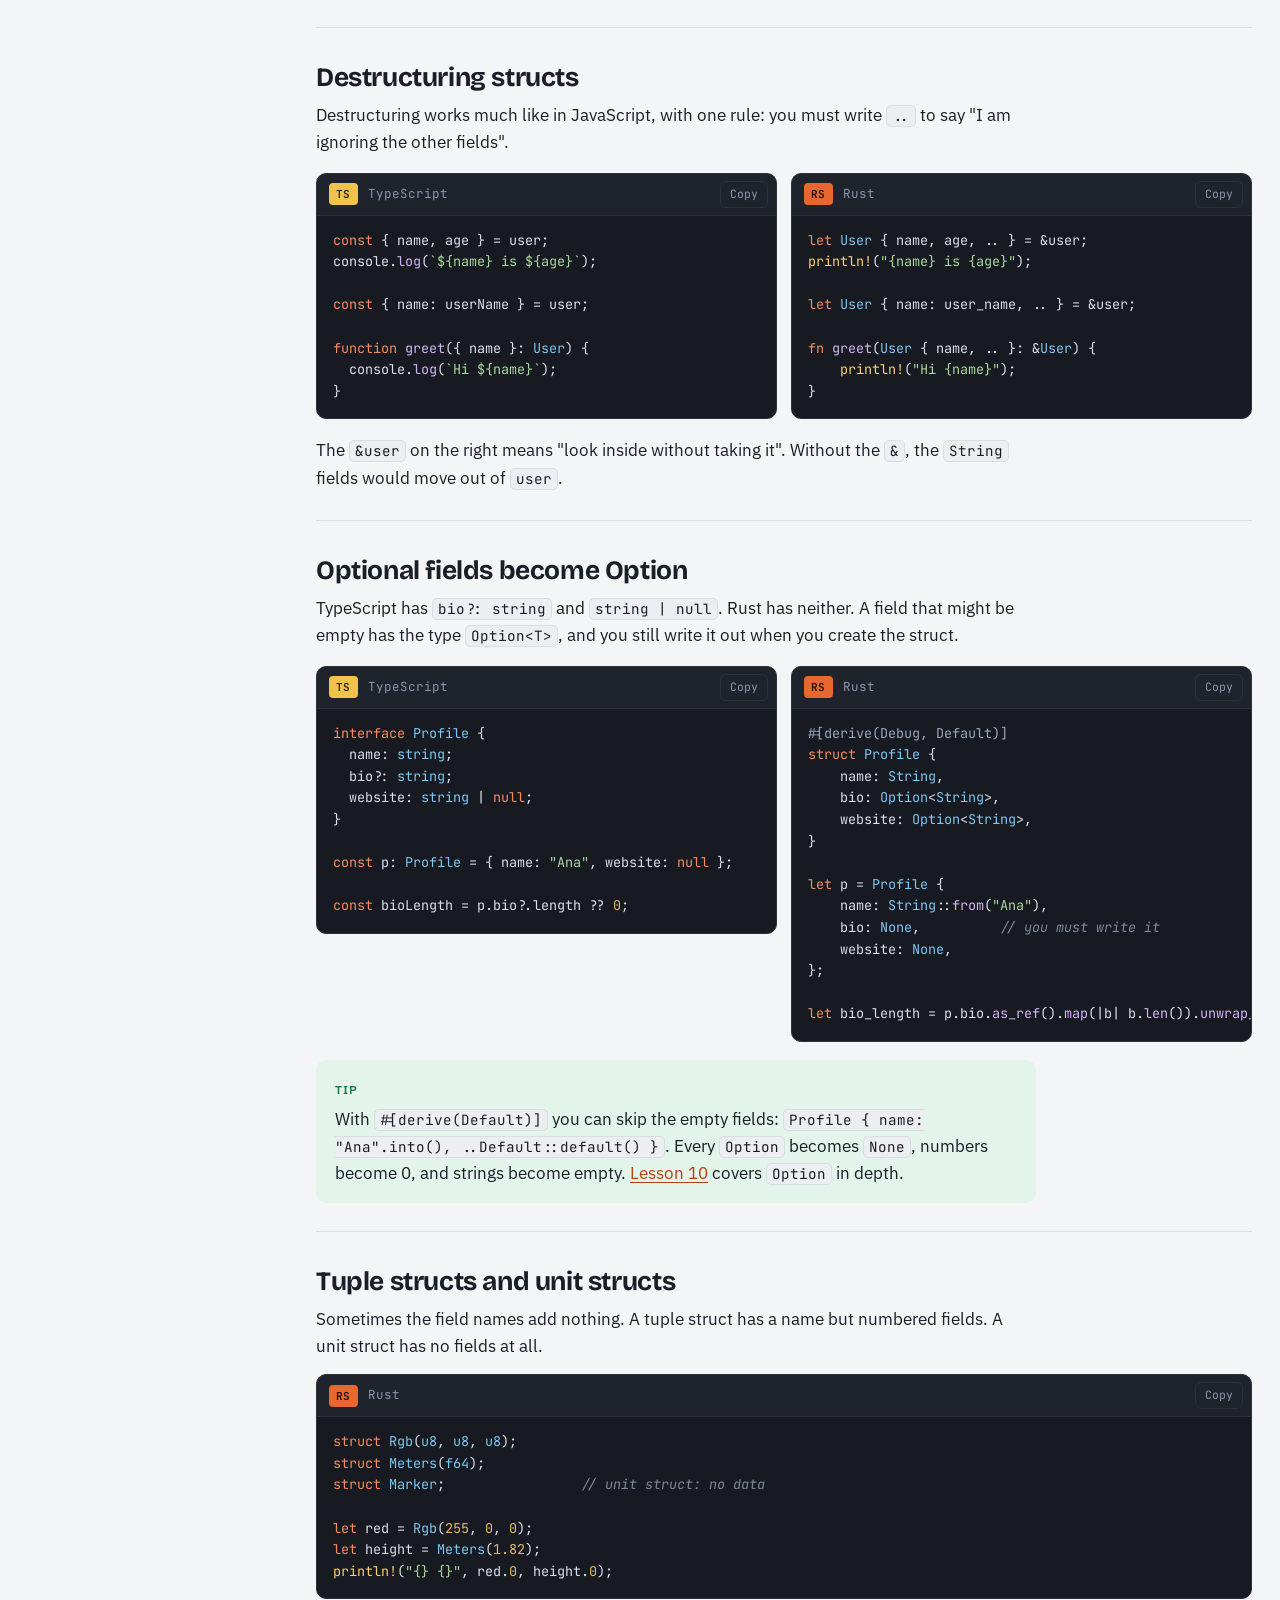
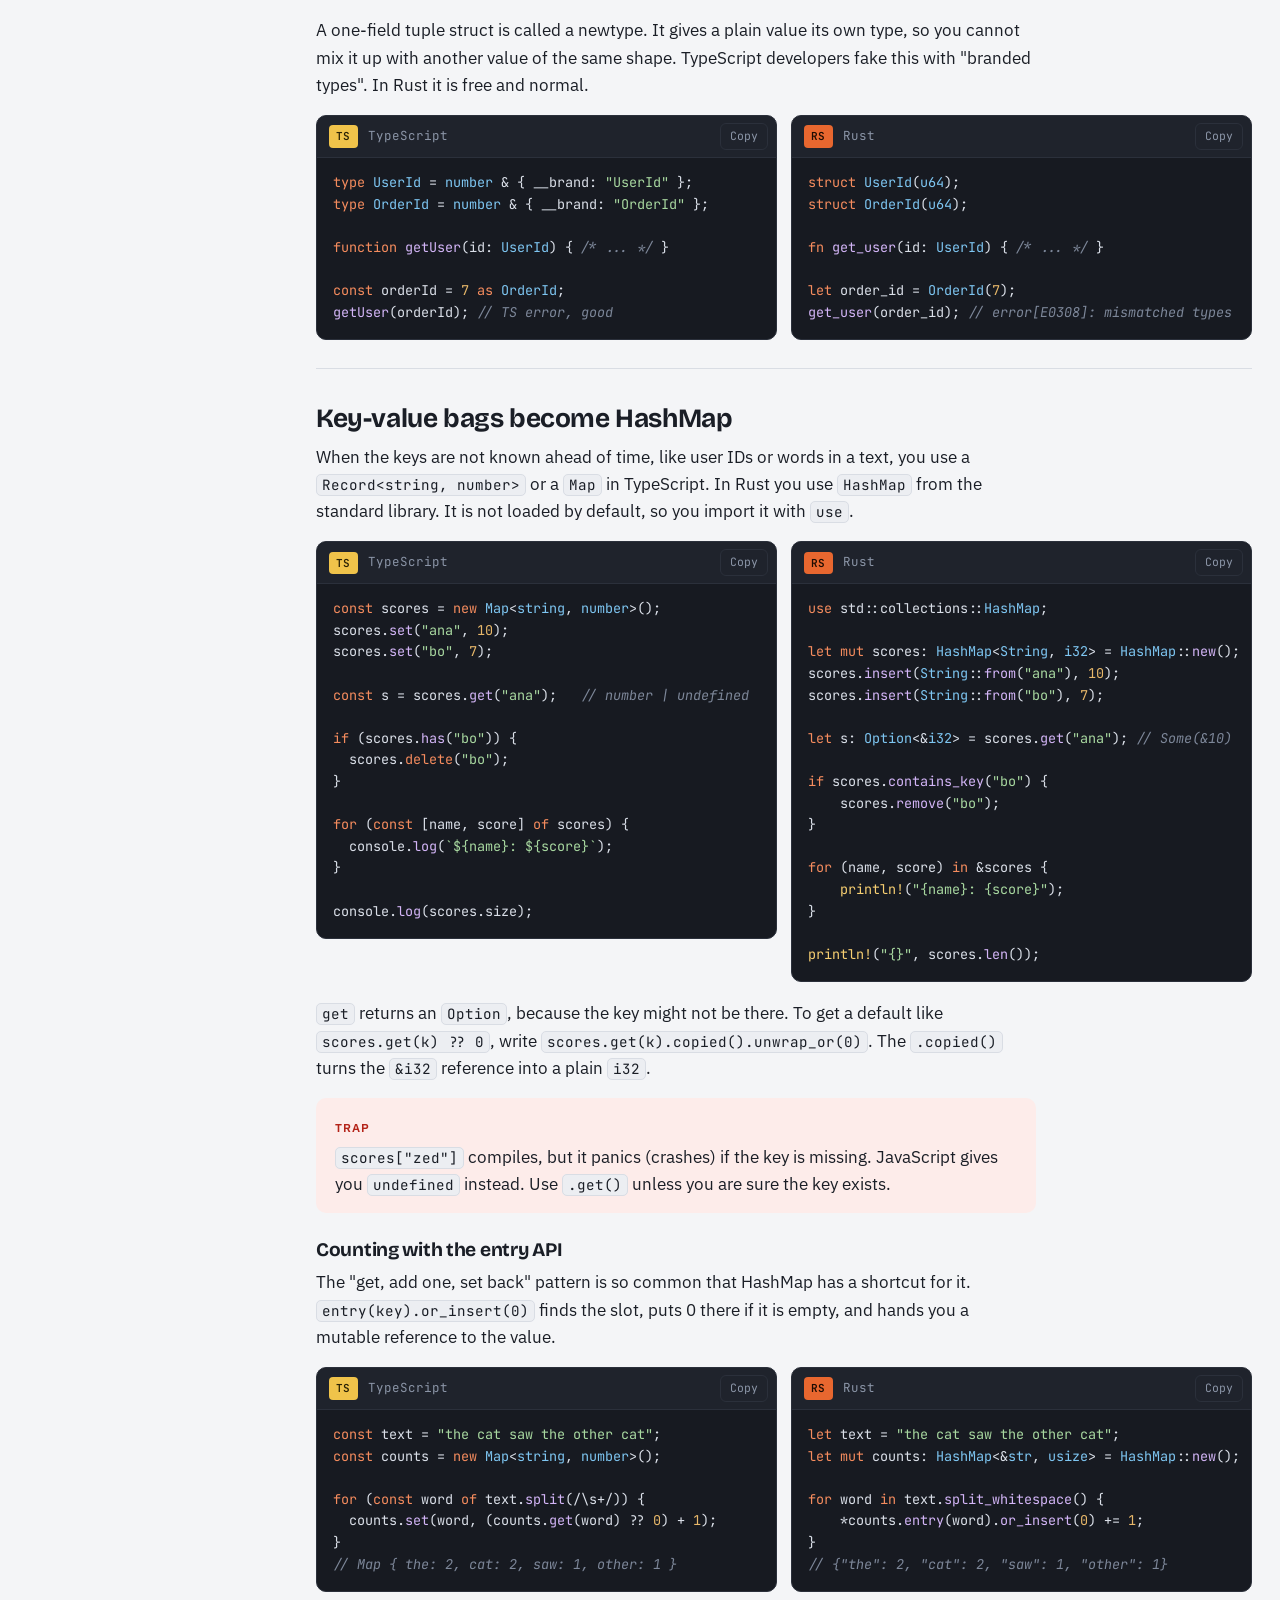
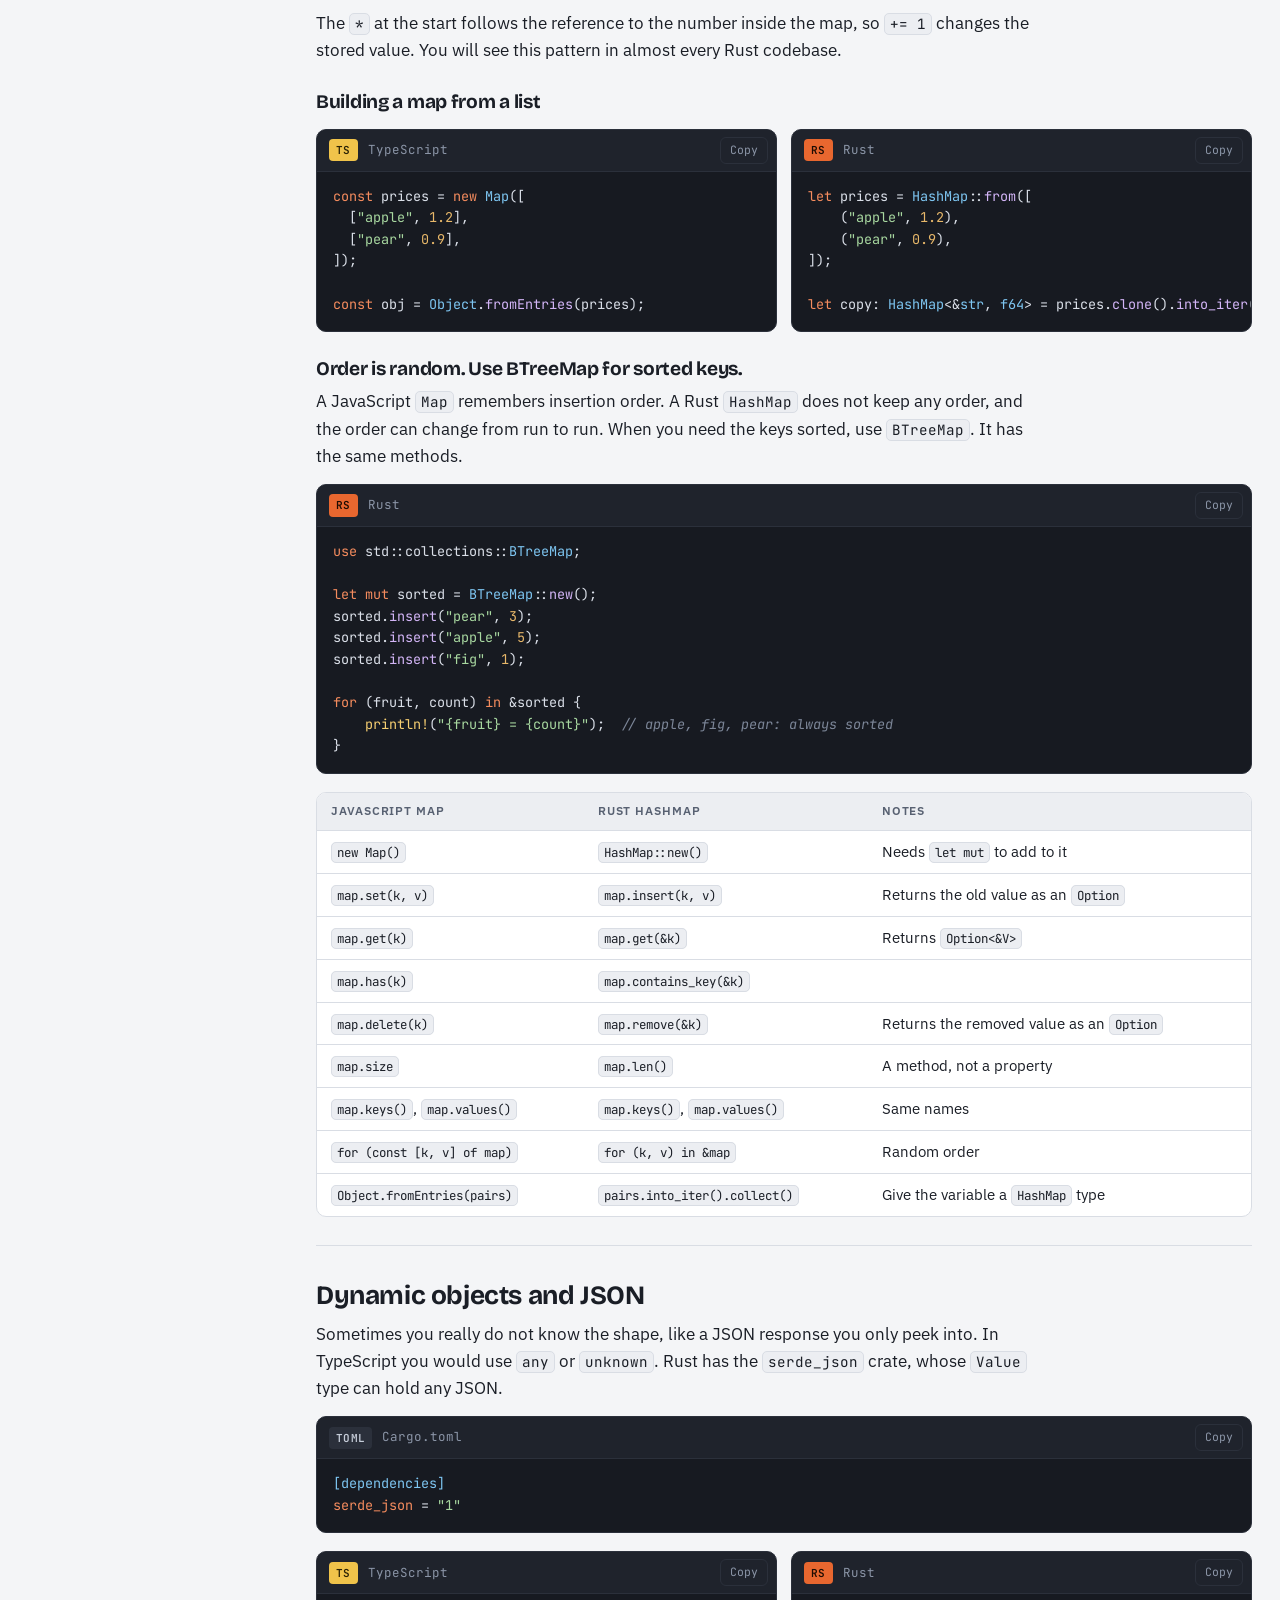
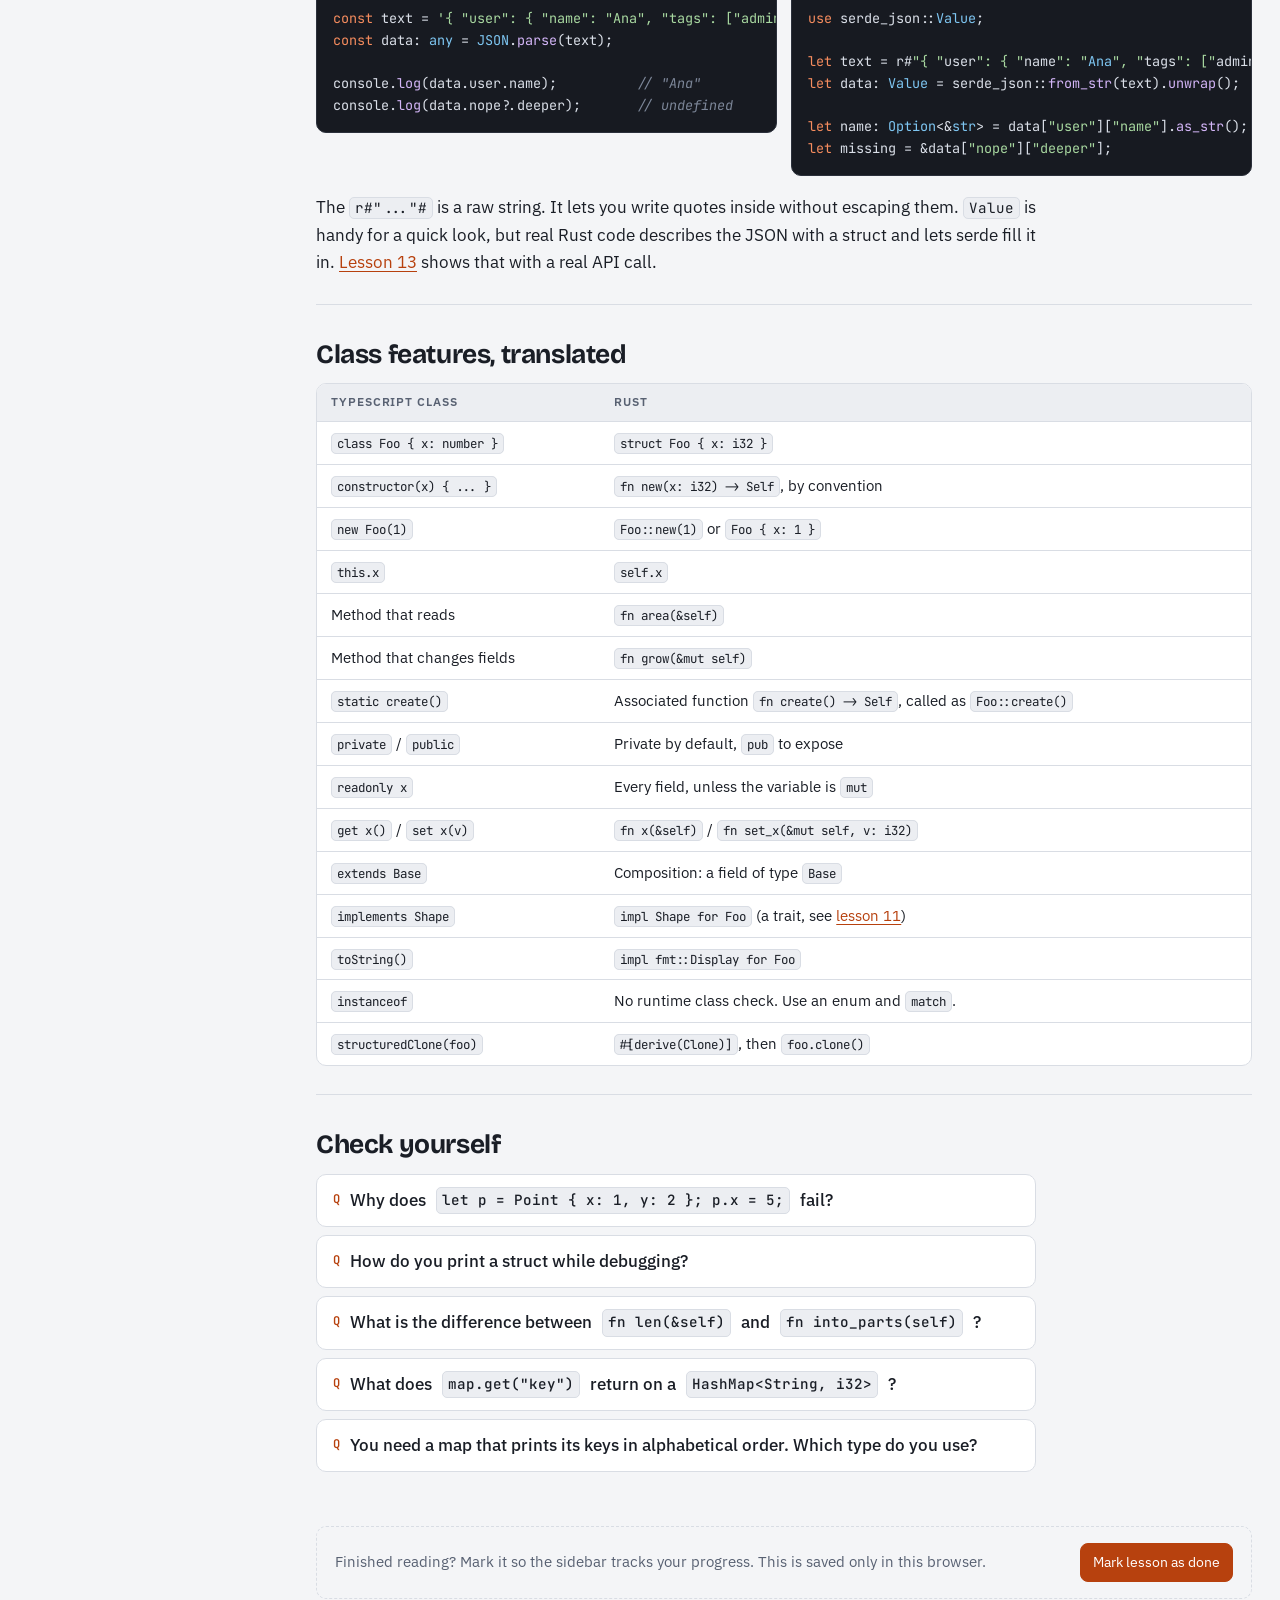
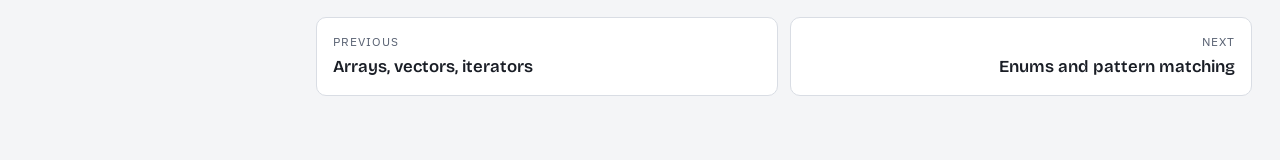
<file: objects.html>
<!doctype html>
<html lang="en">
<head>
<meta charset="utf-8">
<meta name="viewport" content="width=device-width, initial-scale=1">
<title>Objects, structs, maps · Rust from JS</title>
<link rel="preconnect" href="https://fonts.googleapis.com">
<link rel="preconnect" href="https://fonts.gstatic.com" crossorigin>
<link rel="stylesheet" href="https://fonts.googleapis.com/css2?family=Bricolage+Grotesque:opsz,wght@12..96,500;12..96,700&family=IBM+Plex+Sans:ital,wght@0,400;0,500;0,600;1,400&family=JetBrains+Mono:wght@400;600&display=swap">
<link rel="stylesheet" href="assets/style.css">
<script>try{var t=localStorage.getItem('rjs-theme');if(t)document.documentElement.setAttribute('data-theme',t)}catch(e){}</script>
</head>
<body data-page="objects.html">
<main class="lesson">

<header class="lesson-head">
  <p class="eyebrow">Lesson 08 · Data</p>
  <h1>Objects, structs, maps</h1>
  <p class="lead">JavaScript objects do two jobs. Sometimes they are records with known fields, and sometimes they are bags of keys. Rust splits these jobs: a struct for records, a HashMap for key-value bags.</p>
</header>

<div class="learn">
  <p>You will learn</p>
  <ul>
    <li>How a TypeScript <code>interface</code> and an object literal become a <code>struct</code></li>
    <li>How a <code>class</code> becomes a struct plus an <code>impl</code> block, and what <code>&amp;self</code> means</li>
    <li>How to print, copy, compare and destructure structs</li>
    <li>How <code>Map</code> and <code>Record&lt;string, number&gt;</code> become <code>HashMap</code></li>
  </ul>
</div>

<section>
  <h2 data-short="Structs">Objects become structs</h2>
  <p>In JavaScript you can write an object literal anywhere, with any fields. In TypeScript you usually describe its shape with an <code>interface</code> or <code>type</code>. Rust always wants the shape first. You declare a <code>struct</code>, then you create values of it.</p>
  <div class="compare">
<script type="text/x-code" data-lang="ts">
interface User {
  name: string;
  email: string;
  age: number;
  active: boolean;
}

const user: User = {
  name: "Ana",
  email: "ana@example.com",
  age: 30,
  active: true,
};

console.log(user.name);   // "Ana"
</script>
<script type="text/x-code" data-lang="rust">
struct User {
    name: String,
    email: String,
    age: u32,
    active: bool,
}

let user = User {
    name: String::from("Ana"),
    email: String::from("ana@example.com"),
    age: 30,
    active: true,
};

println!("{}", user.name); // Ana
</script>
  </div>
  <p>The syntax is close. The rules are not:</p>
  <ul>
    <li>You must set every field when you create a value. There is no "missing" field.</li>
    <li>You cannot add a field later. <code>user.nickname = "A"</code> fails with <code>error[E0609]: no field `nickname` on type `User`</code>.</li>
    <li>The struct name goes in front of the braces: <code>User { ... }</code>. That is how Rust knows the type.</li>
    <li>Text fields are usually <code>String</code>, not <code>&amp;str</code>, so the struct owns its text. <a href="strings.html">Lesson 6</a> explains why.</li>
  </ul>
  <aside class="callout note">
    <p class="callout-title">Mental model</p>
    <p>A struct is a TypeScript interface that also exists at runtime. The compiler knows the exact fields and their sizes, so a struct has no hidden key lookup. Reading <code>user.age</code> is as fast as reading a local variable.</p>
  </aside>
</section>

<section>
  <h2>Creating values in functions</h2>
  <p>The field init shorthand from JavaScript works the same way. If a variable has the same name as the field, write it once.</p>
  <div class="compare">
<script type="text/x-code" data-lang="ts">
function createUser(name: string, email: string): User {
  return { name, email, age: 0, active: true };
}

const u = createUser("Bo", "bo@example.com");
</script>
<script type="text/x-code" data-lang="rust">
fn create_user(name: String, email: String) -> User {
    User { name, email, age: 0, active: true }
}

let u = create_user("Bo".to_string(), "bo@example.com".to_string());
</script>
  </div>
  <p>The Rust function has no <code>return</code> and no semicolon after the struct. The last expression in a function is its return value. <a href="functions.html">Lesson 3</a> covers this.</p>
</section>

<section>
  <h2>Changing fields needs mut</h2>
  <p>You saw this in <a href="variables.html">lesson 2</a>. A <code>const</code> object in JavaScript still lets you change its fields. A Rust struct without <code>mut</code> is frozen. You cannot mark a single field as mutable. <code>mut</code> goes on the whole variable.</p>
  <div class="compare">
<script type="text/x-code" data-lang="js">
const user = { name: "Ana", age: 30 };
user.age = 31;          // allowed

Object.freeze(user);
user.age = 32;          // silently ignored
                        // (TypeError in strict mode)
</script>
<script type="text/x-code" data-lang="rust">
let user = User { /* ... */ };
user.age = 31;
// error[E0594]: cannot assign to `user.age`,
// as `user` is not declared as mutable

let mut user = User { /* ... */ };
user.age = 31;          // fine
</script>
  </div>
</section>

<section>
  <h2 data-short="Struct update">Copying with changes: spread vs struct update</h2>
  <p>In React you copy objects with changes all the time: <code>{ ...user, email }</code>. Rust has the same idea, called struct update syntax. The <code>..other</code> part must come last.</p>
  <div class="compare">
<script type="text/x-code" data-lang="ts">
const updated = {
  ...user,
  email: "new@example.com",
};

// `user` is unchanged and still usable
console.log(user.name, updated.name);
</script>
<script type="text/x-code" data-lang="rust">
let updated = User {
    email: String::from("new@example.com"),
    ..user
};

// user.name was moved into `updated`
println!("{}", updated.name);
</script>
  </div>
  <aside class="callout warn">
    <p class="callout-title">Trap</p>
    <p>Spread in JavaScript copies. <code>..user</code> in Rust moves the fields it takes. Here <code>name</code> is a <code>String</code>, so it moves into <code>updated</code>, and <code>user.name</code> is no longer usable. Using <code>user</code> as a whole now fails with "borrow of partially moved value: `user`". Fields that are cheap to copy, like <code>age</code> and <code>active</code>, are copied instead. If you need to keep the original, write <code>..user.clone()</code>. <a href="ownership.html">Lesson 5</a> explains moves.</p>
  </aside>
</section>

<section>
  <h2 data-short="Printing and derive">Printing, comparing and cloning with derive</h2>
  <p><code>console.log(user)</code> prints any object. Rust does not know how to print your struct until you ask for it. Try it and you get an error.</p>
<script type="text/x-code" data-lang="output" data-title="println!(&quot;{}&quot;, user)">
error[E0277]: `User` doesn't implement `std::fmt::Display`
</script>
  <p>The fix is one line above the struct: <code>#[derive(Debug)]</code>. A derive tells the compiler to write standard code for you. Then you print with <code>{:?}</code>, or <code>{:#?}</code> for the pretty multi-line version.</p>
  <div class="compare">
<script type="text/x-code" data-lang="js">
console.log(user);
console.log(JSON.stringify(user, null, 2));
</script>
<script type="text/x-code" data-lang="rust">
#[derive(Debug)]
struct User {
    name: String,
    email: String,
    age: u32,
    active: bool,
}

println!("{:?}", user);   // one line
println!("{:#?}", user);  // pretty, one field per line
dbg!(&user);              // prints file, line and value
</script>
  </div>
<script type="text/x-code" data-lang="output">
User { name: "Ana", email: "ana@example.com", age: 30, active: true }
User {
    name: "Ana",
    email: "ana@example.com",
    age: 30,
    active: true,
}
</script>

  <h3>The derives you will use most</h3>
  <div class="table-wrap">
    <table>
      <thead><tr><th>Derive</th><th>What you get</th><th>JavaScript habit it replaces</th></tr></thead>
      <tbody>
        <tr><td><code>Debug</code></td><td>Print with <code>{:?}</code> and <code>dbg!</code></td><td><code>console.log(obj)</code></td></tr>
        <tr><td><code>Clone</code></td><td>A deep copy with <code>.clone()</code></td><td><code>structuredClone(obj)</code></td></tr>
        <tr><td><code>PartialEq</code></td><td>Compare with <code>==</code>, field by field</td><td>A hand-written <code>isEqual</code> or lodash <code>_.isEqual</code></td></tr>
        <tr><td><code>Default</code></td><td><code>User::default()</code> with zero, empty and false values</td><td>A <code>defaultUser</code> object you spread from</td></tr>
        <tr><td><code>Copy</code></td><td>Copied instead of moved. Only for small structs whose fields are all <code>Copy</code> (numbers, bools, chars)</td><td>How numbers behave in JS</td></tr>
        <tr><td><code>Hash</code>, <code>Eq</code></td><td>Use the struct as a <code>HashMap</code> key</td><td>Stringifying an object to use it as a key</td></tr>
      </tbody>
    </table>
  </div>

  <h3>Equality compares values, not references</h3>
  <div class="compare">
<script type="text/x-code" data-lang="js">
const a = { x: 1, y: 2 };
const b = { x: 1, y: 2 };

console.log(a === b);   // false: two different objects
</script>
<script type="text/x-code" data-lang="rust">
#[derive(Debug, Clone, PartialEq)]
struct Point { x: i32, y: i32 }

let a = Point { x: 1, y: 2 };
let b = Point { x: 1, y: 2 };

println!("{}", a == b); // true: same field values
</script>
  </div>

  <h3>Custom text, like toString()</h3>
  <p><code>{}</code> needs the <code>Display</code> trait. Nothing derives it, because only you know how your type should look to a user. You write it by hand.</p>
<script type="text/x-code" data-lang="rust">
use std::fmt;

impl fmt::Display for User {
    fn fmt(&self, f: &mut fmt::Formatter) -> fmt::Result {
        write!(f, "{} <{}>", self.name, self.email)
    }
}

println!("{user}");           // Ana <ana@example.com>
let text = user.to_string();  // Display also gives you .to_string()
</script>
</section>

<section>
  <h2 data-short="Methods">Classes become struct + impl</h2>
  <p>A JavaScript class bundles data and methods in one block. Rust keeps them apart. The <code>struct</code> holds the data. An <code>impl</code> block (short for implementation) holds the methods.</p>
  <div class="compare">
<script type="text/x-code" data-lang="ts">
class Counter {
  private count: number;

  constructor(start: number) {
    this.count = start;
  }

  static zero(): Counter {
    return new Counter(0);
  }

  get(): number {
    return this.count;
  }

  increment(): void {
    this.count += 1;
  }
}

const c = new Counter(5);
c.increment();
console.log(c.get()); // 6
</script>
<script type="text/x-code" data-lang="rust">
struct Counter {
    count: i32,
}

impl Counter {
    fn new(start: i32) -> Self {
        Self { count: start }
    }

    fn zero() -> Self {
        Self::new(0)
    }

    fn get(&self) -> i32 {
        self.count
    }

    fn increment(&mut self) {
        self.count += 1;
    }
}

let mut c = Counter::new(5);
c.increment();
println!("{}", c.get()); // 6
</script>
  </div>
  <ul>
    <li>Rust has no <code>constructor</code> and no <code>new</code> keyword. <code>fn new</code> is a normal function. Everyone names it <code>new</code> by convention.</li>
    <li><code>Self</code> (capital S) means "the type this impl block is for". Here it is <code>Counter</code>.</li>
    <li><code>self</code> (small s) is like <code>this</code>, but you must list it as the first parameter, and you always write <code>self.count</code>.</li>
    <li>Functions without <code>self</code> are called associated functions. They work like <code>static</code> methods. You call them with <code>::</code>, as in <code>Counter::new(5)</code>.</li>
    <li>Methods with <code>self</code> are called with a dot, as in <code>c.increment()</code>.</li>
  </ul>

  <h3>&amp;self, &amp;mut self and self</h3>
  <p>The first parameter says what the method does with the struct. This is how Rust knows, at compile time, which methods change things.</p>
  <div class="table-wrap">
    <table>
      <thead><tr><th>First parameter</th><th>Plain meaning</th><th>Caller needs</th><th>Typical use</th></tr></thead>
      <tbody>
        <tr><td><code>&amp;self</code></td><td>"Let me look at you."</td><td>Any variable</td><td>Getters, calculations, formatting</td></tr>
        <tr><td><code>&amp;mut self</code></td><td>"Let me change you."</td><td>A <code>let mut</code> variable</td><td>Setters, push, increment</td></tr>
        <tr><td><code>self</code></td><td>"Give yourself to me." The caller cannot use the value afterwards.</td><td>Any variable, which is then used up</td><td>Converting into something else, finishing a builder</td></tr>
        <tr><td>no self</td><td>Not a method. A function that lives in the type's namespace.</td><td>Nothing</td><td>Constructors like <code>new</code>, helpers</td></tr>
      </tbody>
    </table>
  </div>
<script type="text/x-code" data-lang="rust">
impl User {
    // takes ownership of the user and hands back one field
    fn into_email(self) -> String {
        self.email
    }
}

let email = user.into_email();
// println!("{}", user.name);
// error[E0382]: borrow of moved value: `user`
</script>
  <aside class="callout tip">
    <p class="callout-title">Tip</p>
    <p>Rust has no getter or setter keywords. Write plain methods. The convention is <code>fn count(&amp;self)</code> for a getter (no <code>get_</code> prefix) and <code>fn set_count(&amp;mut self, value: i32)</code> for a setter. You can also split methods across several <code>impl</code> blocks for the same struct.</p>
  </aside>
  <aside class="callout note">
    <p class="callout-title">Mental model</p>
    <p>Struct fields are private by default. Code outside the module (roughly, outside the file) cannot read them. Add <code>pub</code> to a field or method to make it public, like TypeScript's <code>public</code>. <a href="modules.html">Lesson 12</a> covers modules.</p>
  </aside>
</section>

<section>
  <h2 data-short="No inheritance">No inheritance: use composition</h2>
  <p>Rust has no <code>extends</code>. A struct cannot inherit fields or methods from another struct. You put one struct inside another instead, and forward the calls you need.</p>
  <div class="compare">
<script type="text/x-code" data-lang="ts">
class Animal {
  constructor(public name: string) {}

  describe(): string {
    return `I am ${this.name}`;
  }
}

class Dog extends Animal {
  bark(): string {
    return "Woof";
  }
}

const d = new Dog("Rex");
d.describe(); // inherited
</script>
<script type="text/x-code" data-lang="rust">
struct Animal {
    name: String,
}

impl Animal {
    fn describe(&self) -> String {
        format!("I am {}", self.name)
    }
}

struct Dog {
    animal: Animal,     // a Dog has an Animal
}

impl Dog {
    fn bark(&self) -> &str {
        "Woof"
    }

    fn describe(&self) -> String {
        self.animal.describe()
    }
}
</script>
  </div>
  <p>For shared behavior across different types, like "anything that can describe itself", Rust uses traits. They are close to TypeScript interfaces. <a href="traits.html">Lesson 11</a> covers them. For "one of several kinds", like <code>Dog | Cat</code>, Rust uses enums, which <a href="enums.html">lesson 9</a> covers.</p>
</section>

<section>
  <h2>Destructuring structs</h2>
  <p>Destructuring works much like in JavaScript, with one rule: you must write <code>..</code> to say "I am ignoring the other fields".</p>
  <div class="compare">
<script type="text/x-code" data-lang="ts">
const { name, age } = user;
console.log(`${name} is ${age}`);

const { name: userName } = user;

function greet({ name }: User) {
  console.log(`Hi ${name}`);
}
</script>
<script type="text/x-code" data-lang="rust">
let User { name, age, .. } = &user;
println!("{name} is {age}");

let User { name: user_name, .. } = &user;

fn greet(User { name, .. }: &User) {
    println!("Hi {name}");
}
</script>
  </div>
  <p>The <code>&amp;user</code> on the right means "look inside without taking it". Without the <code>&amp;</code>, the <code>String</code> fields would move out of <code>user</code>.</p>
</section>

<section>
  <h2>Optional fields become Option</h2>
  <p>TypeScript has <code>bio?: string</code> and <code>string | null</code>. Rust has neither. A field that might be empty has the type <code>Option&lt;T&gt;</code>, and you still write it out when you create the struct.</p>
  <div class="compare">
<script type="text/x-code" data-lang="ts">
interface Profile {
  name: string;
  bio?: string;
  website: string | null;
}

const p: Profile = { name: "Ana", website: null };

const bioLength = p.bio?.length ?? 0;
</script>
<script type="text/x-code" data-lang="rust">
#[derive(Debug, Default)]
struct Profile {
    name: String,
    bio: Option<String>,
    website: Option<String>,
}

let p = Profile {
    name: String::from("Ana"),
    bio: None,          // you must write it
    website: None,
};

let bio_length = p.bio.as_ref().map(|b| b.len()).unwrap_or(0);
</script>
  </div>
  <aside class="callout tip">
    <p class="callout-title">Tip</p>
    <p>With <code>#[derive(Default)]</code> you can skip the empty fields: <code>Profile { name: "Ana".into(), ..Default::default() }</code>. Every <code>Option</code> becomes <code>None</code>, numbers become 0, and strings become empty. <a href="errors.html">Lesson 10</a> covers <code>Option</code> in depth.</p>
  </aside>
</section>

<section>
  <h2>Tuple structs and unit structs</h2>
  <p>Sometimes the field names add nothing. A tuple struct has a name but numbered fields. A unit struct has no fields at all.</p>
<script type="text/x-code" data-lang="rust">
struct Rgb(u8, u8, u8);
struct Meters(f64);
struct Marker;                 // unit struct: no data

let red = Rgb(255, 0, 0);
let height = Meters(1.82);
println!("{} {}", red.0, height.0);
</script>
  <p>A one-field tuple struct is called a newtype. It gives a plain value its own type, so you cannot mix it up with another value of the same shape. TypeScript developers fake this with "branded types". In Rust it is free and normal.</p>
  <div class="compare">
<script type="text/x-code" data-lang="ts">
type UserId = number & { __brand: "UserId" };
type OrderId = number & { __brand: "OrderId" };

function getUser(id: UserId) { /* ... */ }

const orderId = 7 as OrderId;
getUser(orderId); // TS error, good
</script>
<script type="text/x-code" data-lang="rust">
struct UserId(u64);
struct OrderId(u64);

fn get_user(id: UserId) { /* ... */ }

let order_id = OrderId(7);
get_user(order_id); // error[E0308]: mismatched types
</script>
  </div>
</section>

<section>
  <h2 data-short="HashMap">Key-value bags become HashMap</h2>
  <p>When the keys are not known ahead of time, like user IDs or words in a text, you use a <code>Record&lt;string, number&gt;</code> or a <code>Map</code> in TypeScript. In Rust you use <code>HashMap</code> from the standard library. It is not loaded by default, so you import it with <code>use</code>.</p>
  <div class="compare">
<script type="text/x-code" data-lang="ts">
const scores = new Map<string, number>();
scores.set("ana", 10);
scores.set("bo", 7);

const s = scores.get("ana");   // number | undefined

if (scores.has("bo")) {
  scores.delete("bo");
}

for (const [name, score] of scores) {
  console.log(`${name}: ${score}`);
}

console.log(scores.size);
</script>
<script type="text/x-code" data-lang="rust">
use std::collections::HashMap;

let mut scores: HashMap<String, i32> = HashMap::new();
scores.insert(String::from("ana"), 10);
scores.insert(String::from("bo"), 7);

let s: Option<&i32> = scores.get("ana"); // Some(&10)

if scores.contains_key("bo") {
    scores.remove("bo");
}

for (name, score) in &scores {
    println!("{name}: {score}");
}

println!("{}", scores.len());
</script>
  </div>
  <p><code>get</code> returns an <code>Option</code>, because the key might not be there. To get a default like <code>scores.get(k) ?? 0</code>, write <code>scores.get(k).copied().unwrap_or(0)</code>. The <code>.copied()</code> turns the <code>&amp;i32</code> reference into a plain <code>i32</code>.</p>
  <aside class="callout warn">
    <p class="callout-title">Trap</p>
    <p><code>scores["zed"]</code> compiles, but it panics (crashes) if the key is missing. JavaScript gives you <code>undefined</code> instead. Use <code>.get()</code> unless you are sure the key exists.</p>
  </aside>

  <h3>Counting with the entry API</h3>
  <p>The "get, add one, set back" pattern is so common that HashMap has a shortcut for it. <code>entry(key).or_insert(0)</code> finds the slot, puts 0 there if it is empty, and hands you a mutable reference to the value.</p>
  <div class="compare">
<script type="text/x-code" data-lang="ts">
const text = "the cat saw the other cat";
const counts = new Map<string, number>();

for (const word of text.split(/\s+/)) {
  counts.set(word, (counts.get(word) ?? 0) + 1);
}
// Map { the: 2, cat: 2, saw: 1, other: 1 }
</script>
<script type="text/x-code" data-lang="rust">
let text = "the cat saw the other cat";
let mut counts: HashMap<&str, usize> = HashMap::new();

for word in text.split_whitespace() {
    *counts.entry(word).or_insert(0) += 1;
}
// {"the": 2, "cat": 2, "saw": 1, "other": 1}
</script>
  </div>
  <p>The <code>*</code> at the start follows the reference to the number inside the map, so <code>+= 1</code> changes the stored value. You will see this pattern in almost every Rust codebase.</p>

  <h3>Building a map from a list</h3>
  <div class="compare">
<script type="text/x-code" data-lang="ts">
const prices = new Map([
  ["apple", 1.2],
  ["pear", 0.9],
]);

const obj = Object.fromEntries(prices);
</script>
<script type="text/x-code" data-lang="rust">
let prices = HashMap::from([
    ("apple", 1.2),
    ("pear", 0.9),
]);

let copy: HashMap<&str, f64> = prices.clone().into_iter().collect();
</script>
  </div>

  <h3>Order is random. Use BTreeMap for sorted keys.</h3>
  <p>A JavaScript <code>Map</code> remembers insertion order. A Rust <code>HashMap</code> does not keep any order, and the order can change from run to run. When you need the keys sorted, use <code>BTreeMap</code>. It has the same methods.</p>
<script type="text/x-code" data-lang="rust">
use std::collections::BTreeMap;

let mut sorted = BTreeMap::new();
sorted.insert("pear", 3);
sorted.insert("apple", 5);
sorted.insert("fig", 1);

for (fruit, count) in &sorted {
    println!("{fruit} = {count}");  // apple, fig, pear: always sorted
}
</script>

  <div class="table-wrap">
    <table>
      <thead><tr><th>JavaScript Map</th><th>Rust HashMap</th><th>Notes</th></tr></thead>
      <tbody>
        <tr><td><code>new Map()</code></td><td><code>HashMap::new()</code></td><td>Needs <code>let mut</code> to add to it</td></tr>
        <tr><td><code>map.set(k, v)</code></td><td><code>map.insert(k, v)</code></td><td>Returns the old value as an <code>Option</code></td></tr>
        <tr><td><code>map.get(k)</code></td><td><code>map.get(&amp;k)</code></td><td>Returns <code>Option&lt;&amp;V&gt;</code></td></tr>
        <tr><td><code>map.has(k)</code></td><td><code>map.contains_key(&amp;k)</code></td><td></td></tr>
        <tr><td><code>map.delete(k)</code></td><td><code>map.remove(&amp;k)</code></td><td>Returns the removed value as an <code>Option</code></td></tr>
        <tr><td><code>map.size</code></td><td><code>map.len()</code></td><td>A method, not a property</td></tr>
        <tr><td><code>map.keys()</code>, <code>map.values()</code></td><td><code>map.keys()</code>, <code>map.values()</code></td><td>Same names</td></tr>
        <tr><td><code>for (const [k, v] of map)</code></td><td><code>for (k, v) in &amp;map</code></td><td>Random order</td></tr>
        <tr><td><code>Object.fromEntries(pairs)</code></td><td><code>pairs.into_iter().collect()</code></td><td>Give the variable a <code>HashMap</code> type</td></tr>
      </tbody>
    </table>
  </div>
</section>

<section>
  <h2 data-short="Dynamic JSON">Dynamic objects and JSON</h2>
  <p>Sometimes you really do not know the shape, like a JSON response you only peek into. In TypeScript you would use <code>any</code> or <code>unknown</code>. Rust has the <code>serde_json</code> crate, whose <code>Value</code> type can hold any JSON.</p>
<script type="text/x-code" data-lang="toml" data-title="Cargo.toml">
[dependencies]
serde_json = "1"
</script>
  <div class="compare">
<script type="text/x-code" data-lang="ts">
const text = '{ "user": { "name": "Ana", "tags": ["admin"] } }';
const data: any = JSON.parse(text);

console.log(data.user.name);          // "Ana"
console.log(data.nope?.deeper);       // undefined
</script>
<script type="text/x-code" data-lang="rust">
use serde_json::Value;

let text = r#"{ "user": { "name": "Ana", "tags": ["admin"] } }"#;
let data: Value = serde_json::from_str(text).unwrap();

let name: Option<&str> = data["user"]["name"].as_str(); // Some("Ana")
let missing = &data["nope"]["deeper"];                  // Value::Null, no crash
</script>
  </div>
  <p>The <code>r#"..."#</code> is a raw string. It lets you write quotes inside without escaping them. <code>Value</code> is handy for a quick look, but real Rust code describes the JSON with a struct and lets serde fill it in. <a href="async.html">Lesson 13</a> shows that with a real API call.</p>
</section>

<section>
  <h2 data-short="Class cheat table">Class features, translated</h2>
  <div class="table-wrap">
    <table>
      <thead><tr><th>TypeScript class</th><th>Rust</th></tr></thead>
      <tbody>
        <tr><td><code>class Foo { x: number }</code></td><td><code>struct Foo { x: i32 }</code></td></tr>
        <tr><td><code>constructor(x) { ... }</code></td><td><code>fn new(x: i32) -&gt; Self</code>, by convention</td></tr>
        <tr><td><code>new Foo(1)</code></td><td><code>Foo::new(1)</code> or <code>Foo { x: 1 }</code></td></tr>
        <tr><td><code>this.x</code></td><td><code>self.x</code></td></tr>
        <tr><td>Method that reads</td><td><code>fn area(&amp;self)</code></td></tr>
        <tr><td>Method that changes fields</td><td><code>fn grow(&amp;mut self)</code></td></tr>
        <tr><td><code>static create()</code></td><td>Associated function <code>fn create() -&gt; Self</code>, called as <code>Foo::create()</code></td></tr>
        <tr><td><code>private</code> / <code>public</code></td><td>Private by default, <code>pub</code> to expose</td></tr>
        <tr><td><code>readonly x</code></td><td>Every field, unless the variable is <code>mut</code></td></tr>
        <tr><td><code>get x()</code> / <code>set x(v)</code></td><td><code>fn x(&amp;self)</code> / <code>fn set_x(&amp;mut self, v: i32)</code></td></tr>
        <tr><td><code>extends Base</code></td><td>Composition: a field of type <code>Base</code></td></tr>
        <tr><td><code>implements Shape</code></td><td><code>impl Shape for Foo</code> (a trait, see <a href="traits.html">lesson 11</a>)</td></tr>
        <tr><td><code>toString()</code></td><td><code>impl fmt::Display for Foo</code></td></tr>
        <tr><td><code>instanceof</code></td><td>No runtime class check. Use an enum and <code>match</code>.</td></tr>
        <tr><td><code>structuredClone(foo)</code></td><td><code>#[derive(Clone)]</code>, then <code>foo.clone()</code></td></tr>
      </tbody>
    </table>
  </div>
</section>

<section>
  <h2>Check yourself</h2>
  <div class="quiz">
    <details>
      <summary>Why does <code>let p = Point { x: 1, y: 2 }; p.x = 5;</code> fail?</summary>
      <div><p><code>p</code> is not <code>mut</code>. In Rust, mutability belongs to the whole variable, so every field is frozen. Write <code>let mut p = ...</code>.</p></div>
    </details>
    <details>
      <summary>How do you print a struct while debugging?</summary>
      <div><p>Add <code>#[derive(Debug)]</code> above it, then use <code>println!("{:?}", value)</code>, <code>{:#?}</code> for pretty output, or <code>dbg!(&amp;value)</code>.</p></div>
    </details>
    <details>
      <summary>What is the difference between <code>fn len(&amp;self)</code> and <code>fn into_parts(self)</code>?</summary>
      <div><p><code>&amp;self</code> borrows the value, so the caller can keep using it. <code>self</code> takes ownership, so the value is used up after the call.</p></div>
    </details>
    <details>
      <summary>What does <code>map.get("key")</code> return on a <code>HashMap&lt;String, i32&gt;</code>?</summary>
      <div><p><code>Option&lt;&amp;i32&gt;</code>. It is <code>Some(&amp;value)</code> if the key exists and <code>None</code> if it does not.</p></div>
    </details>
    <details>
      <summary>You need a map that prints its keys in alphabetical order. Which type do you use?</summary>
      <div><p><code>BTreeMap</code>. A <code>HashMap</code> has no stable order.</p></div>
    </details>
  </div>
</section>

</main>
<script src="assets/app.js"></script>
</body>
</html>
</file>
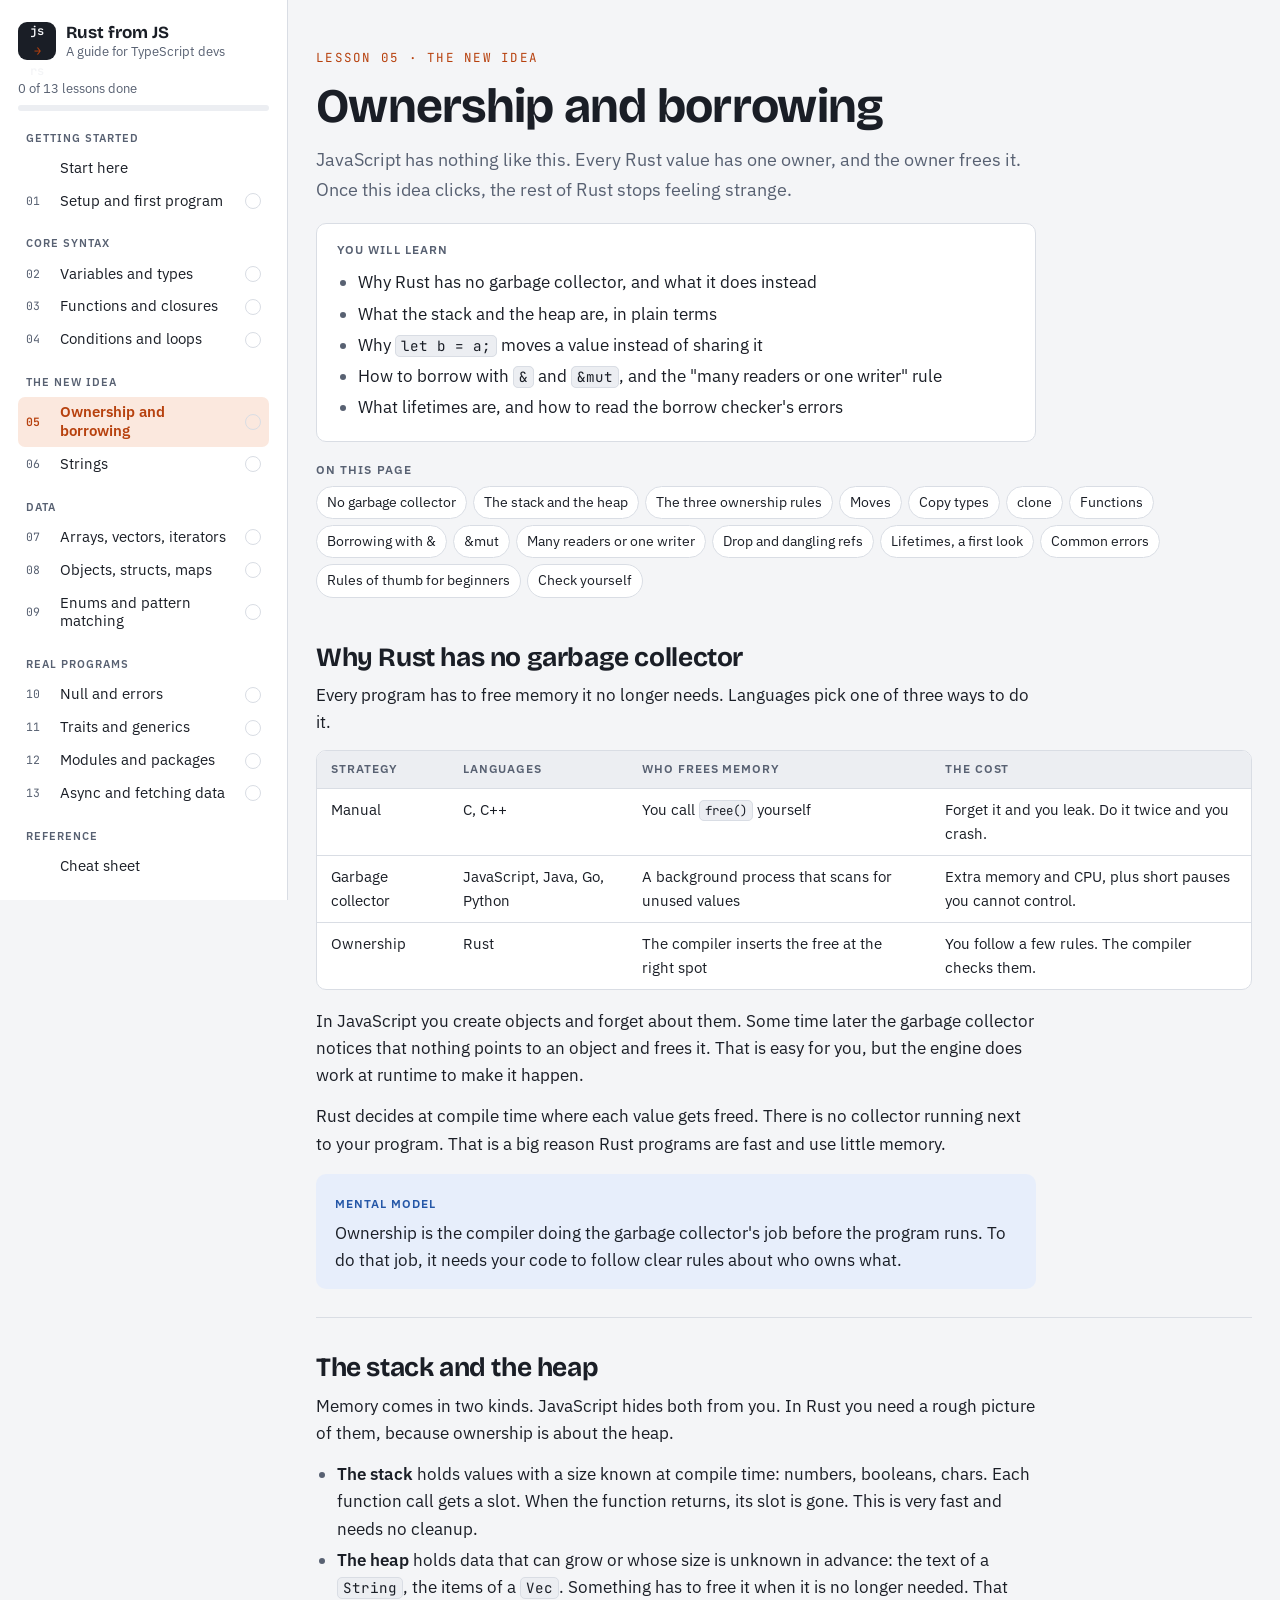
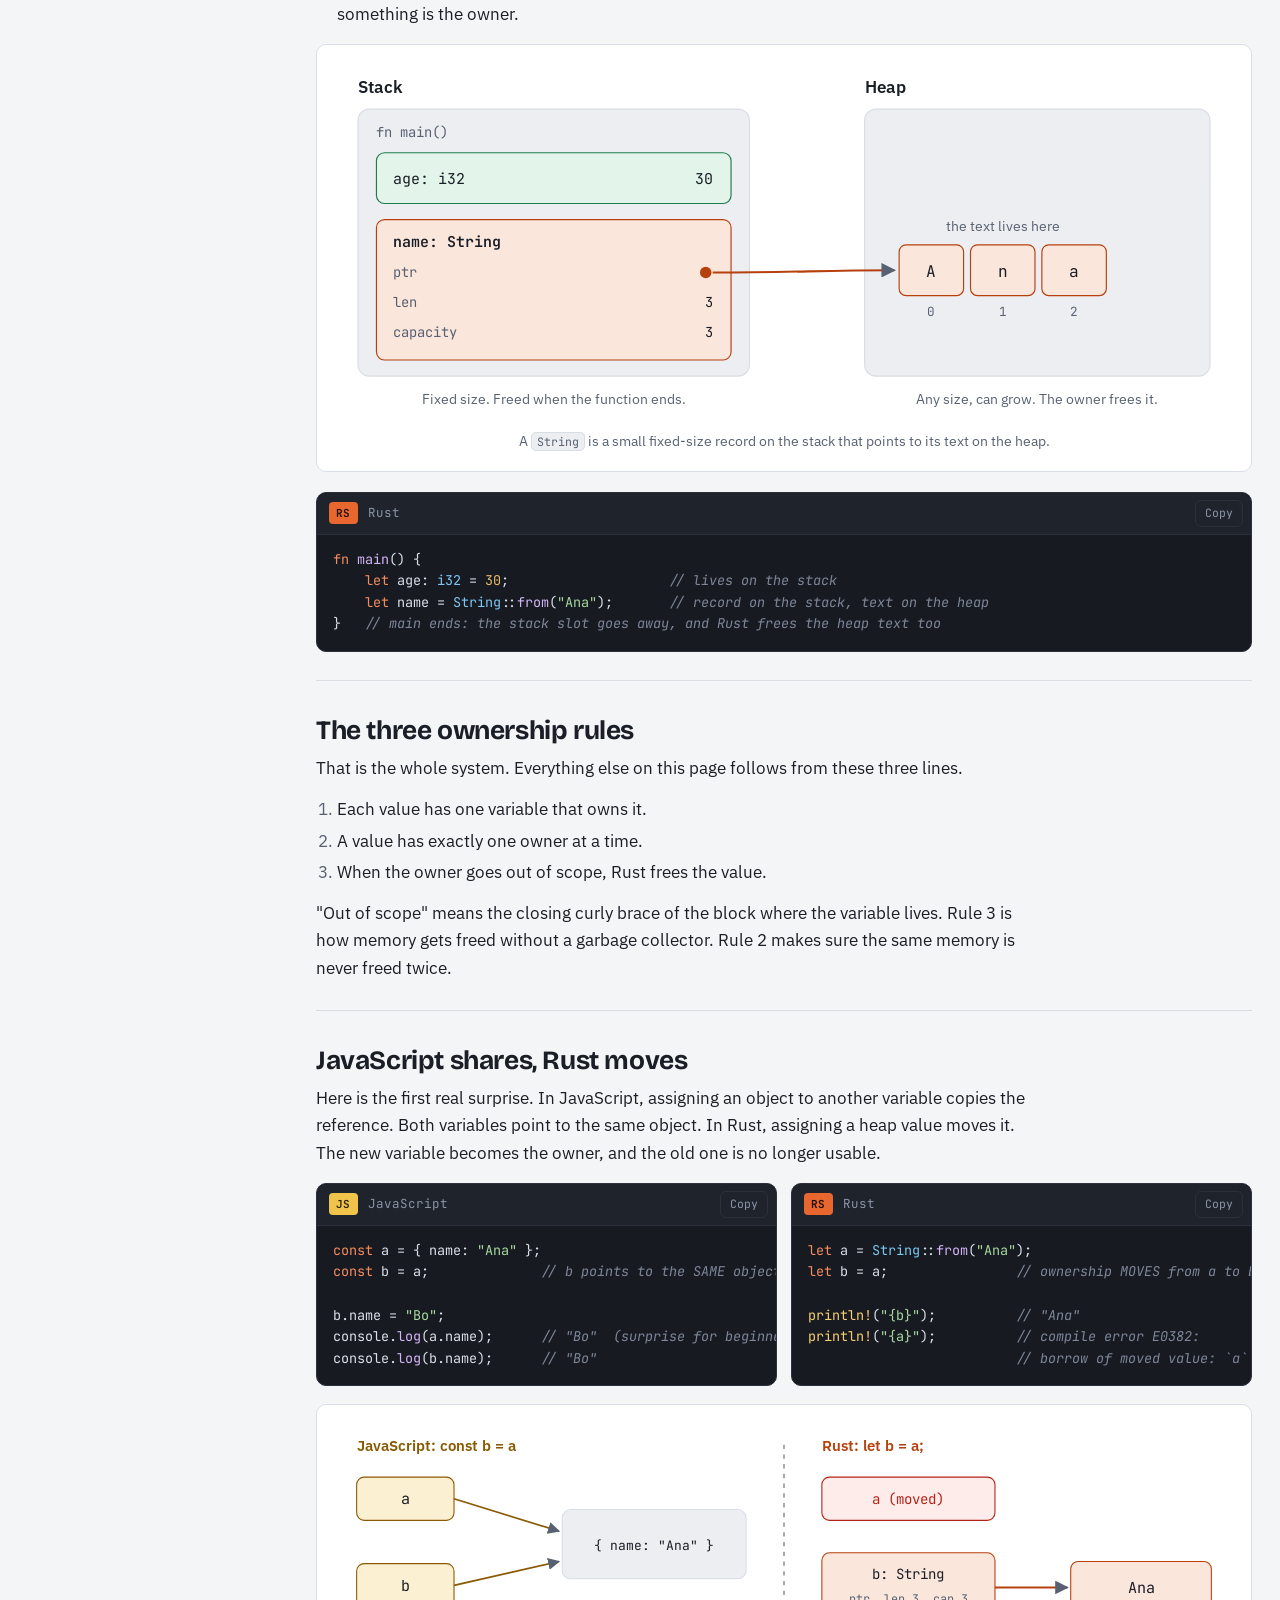
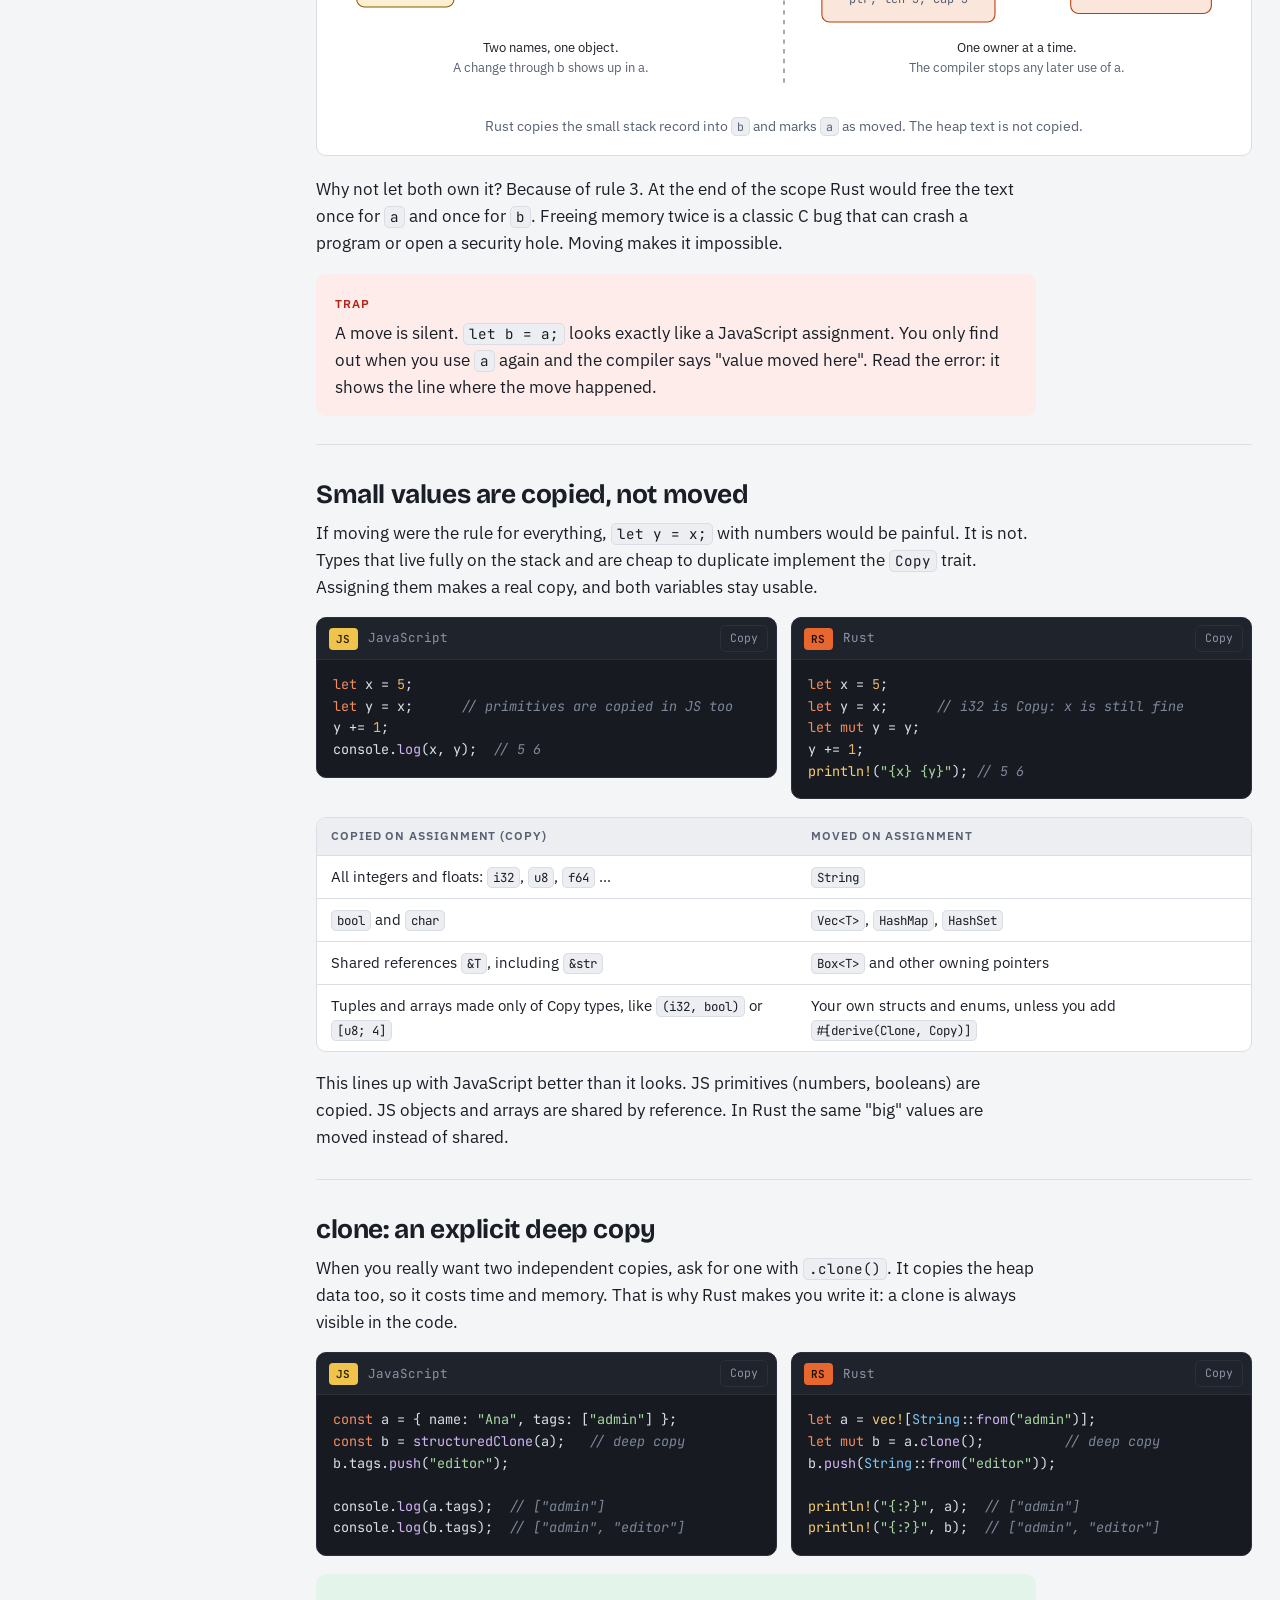
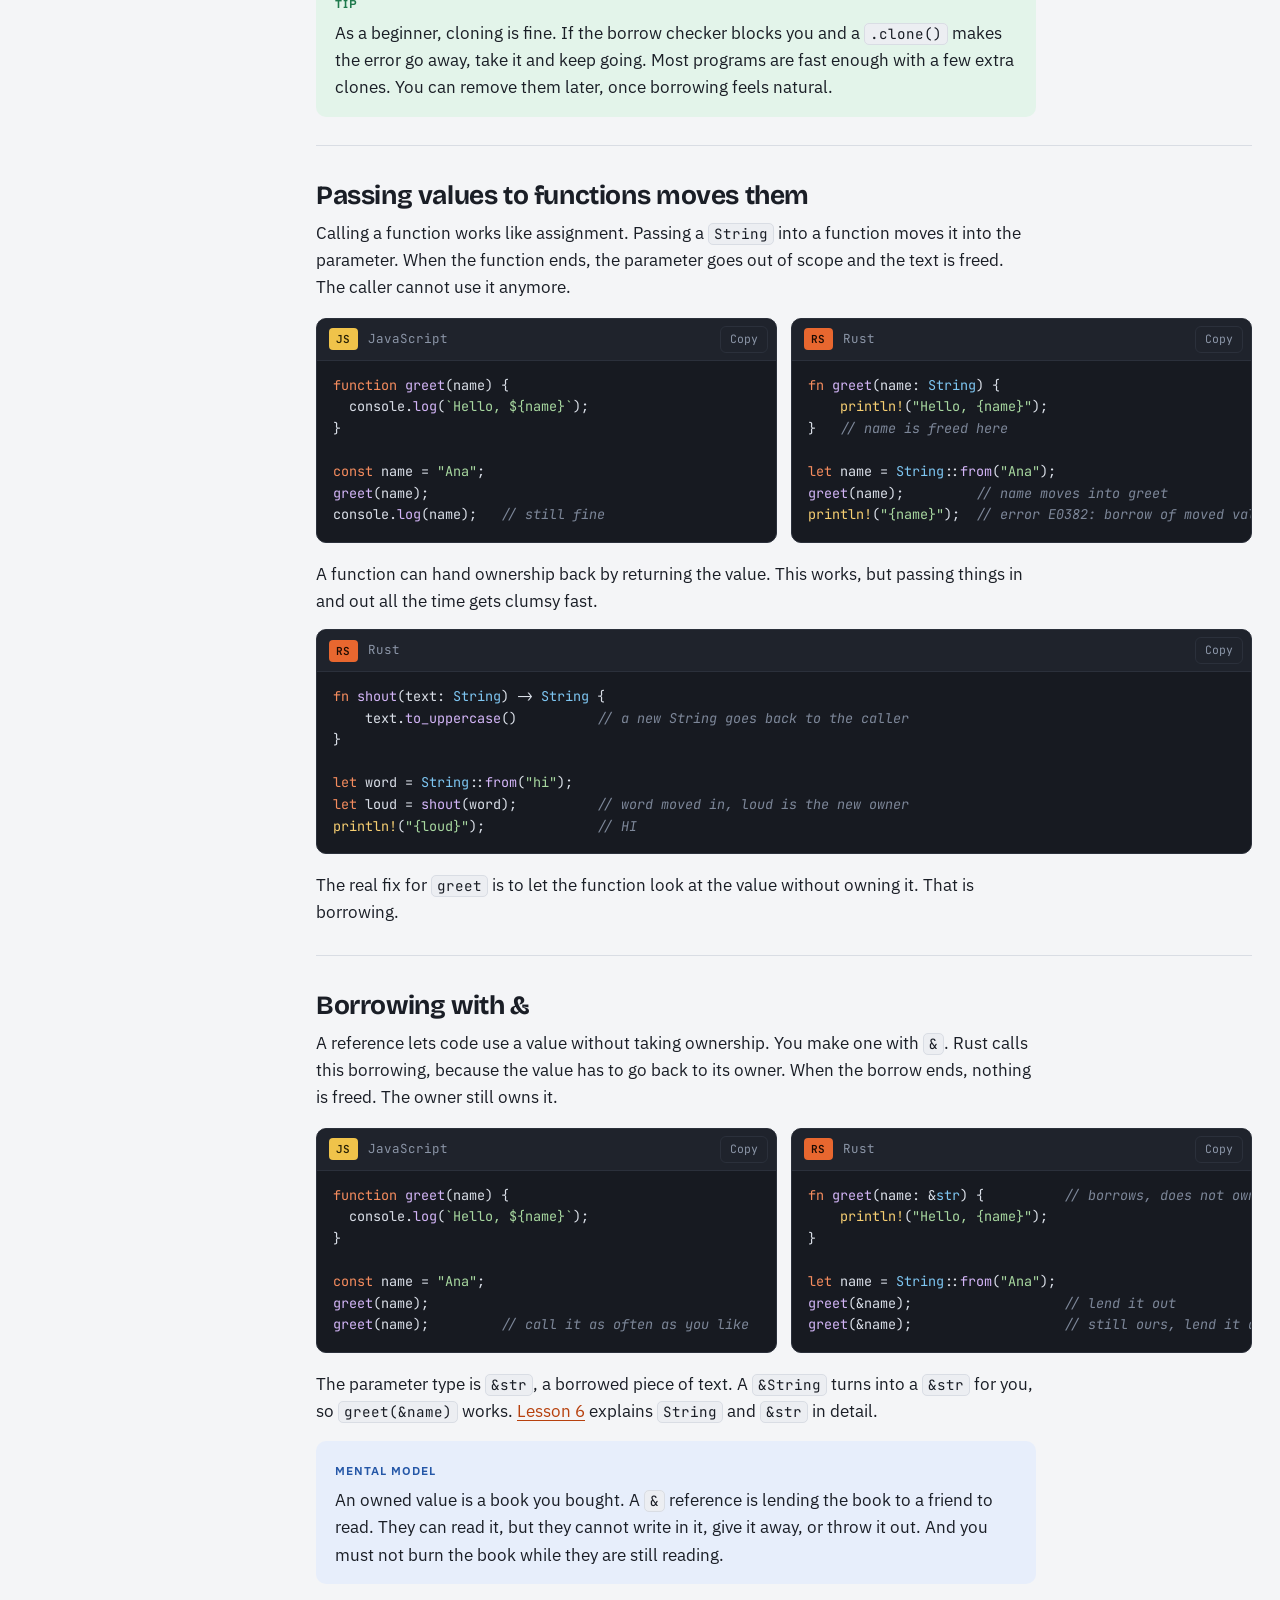
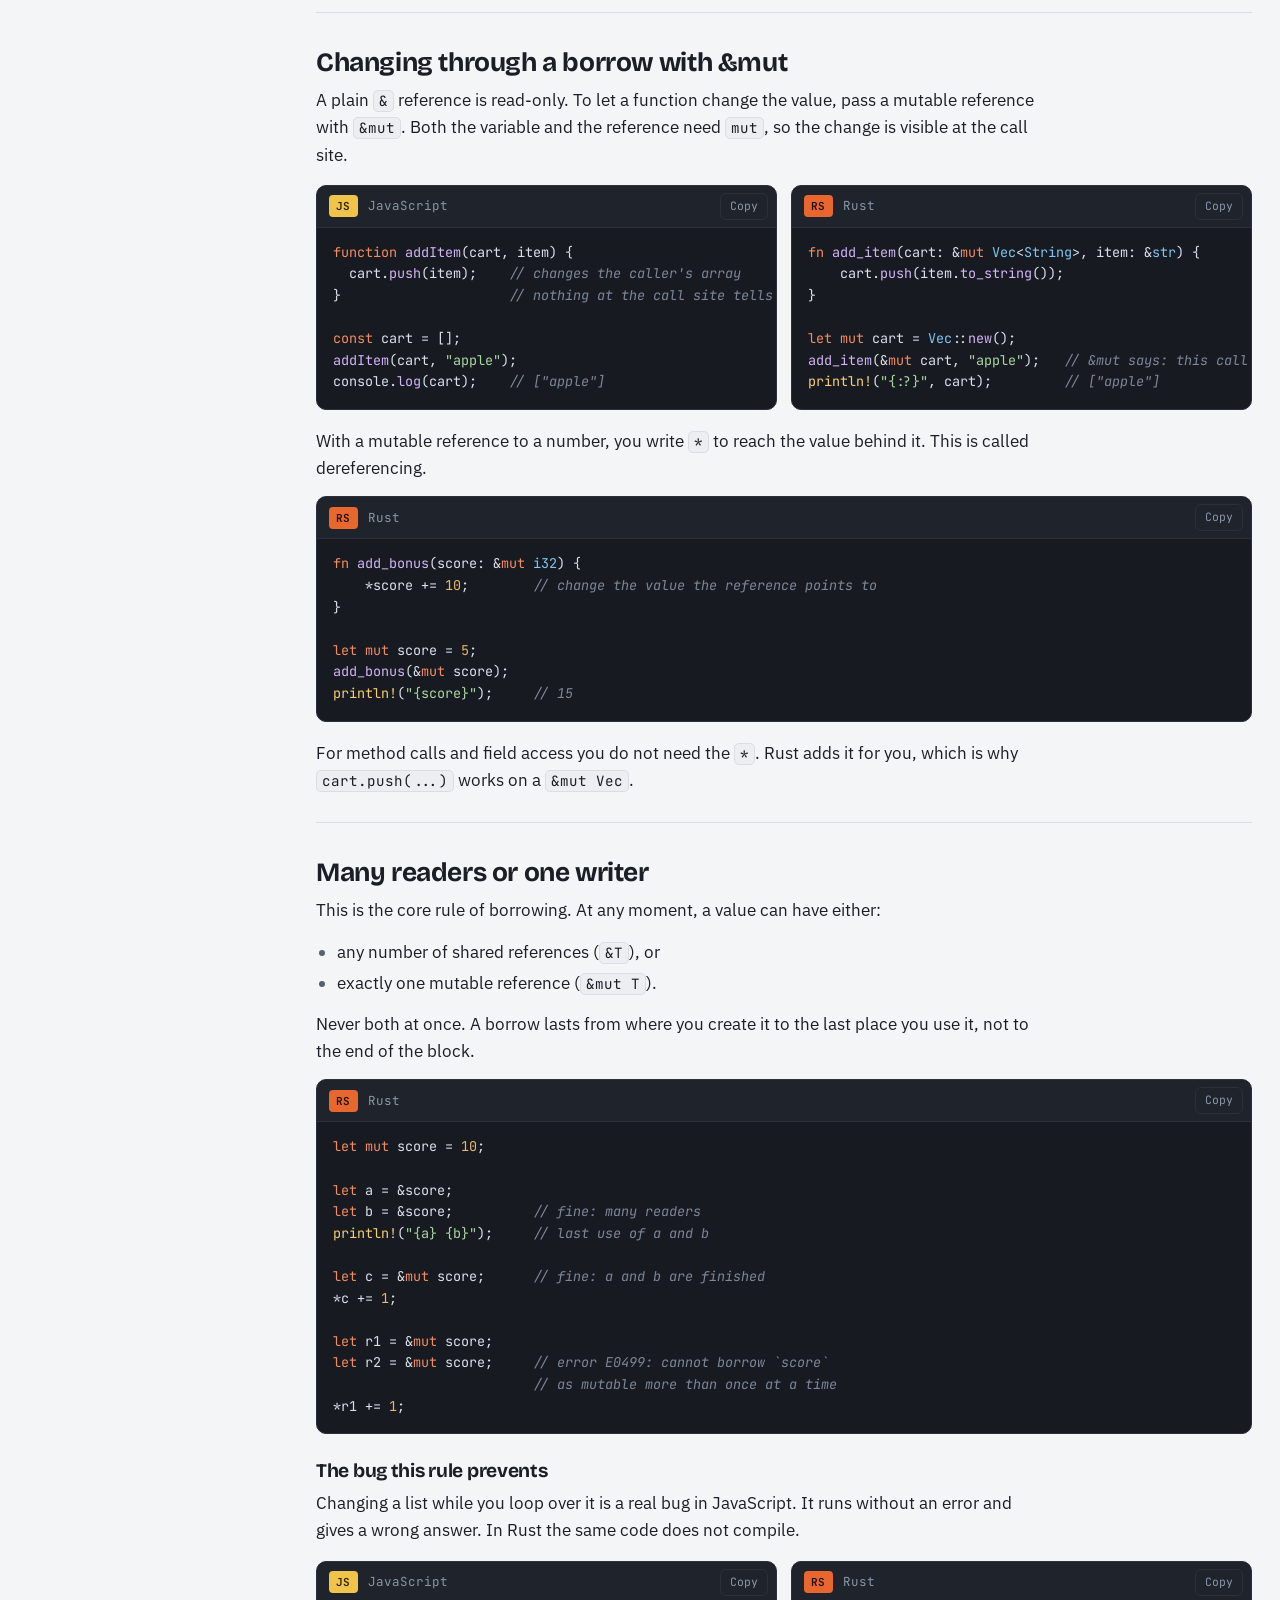
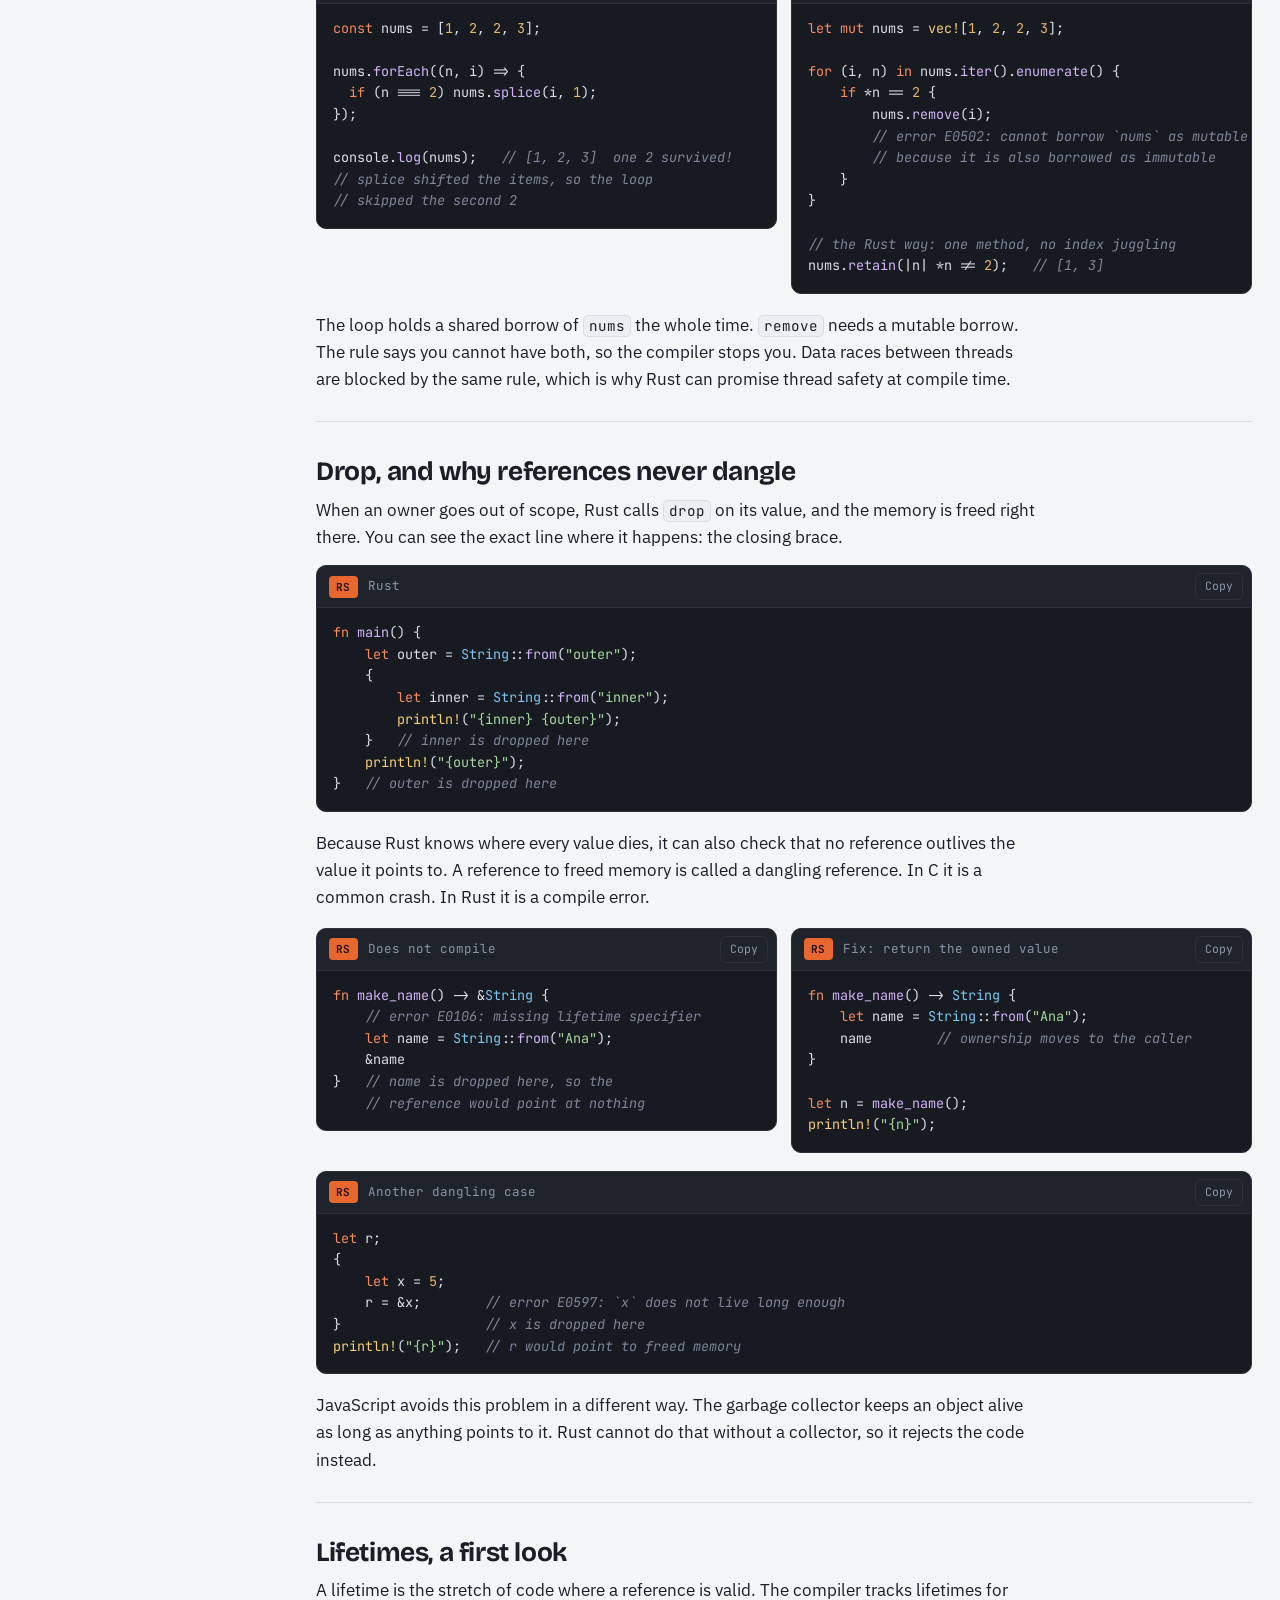
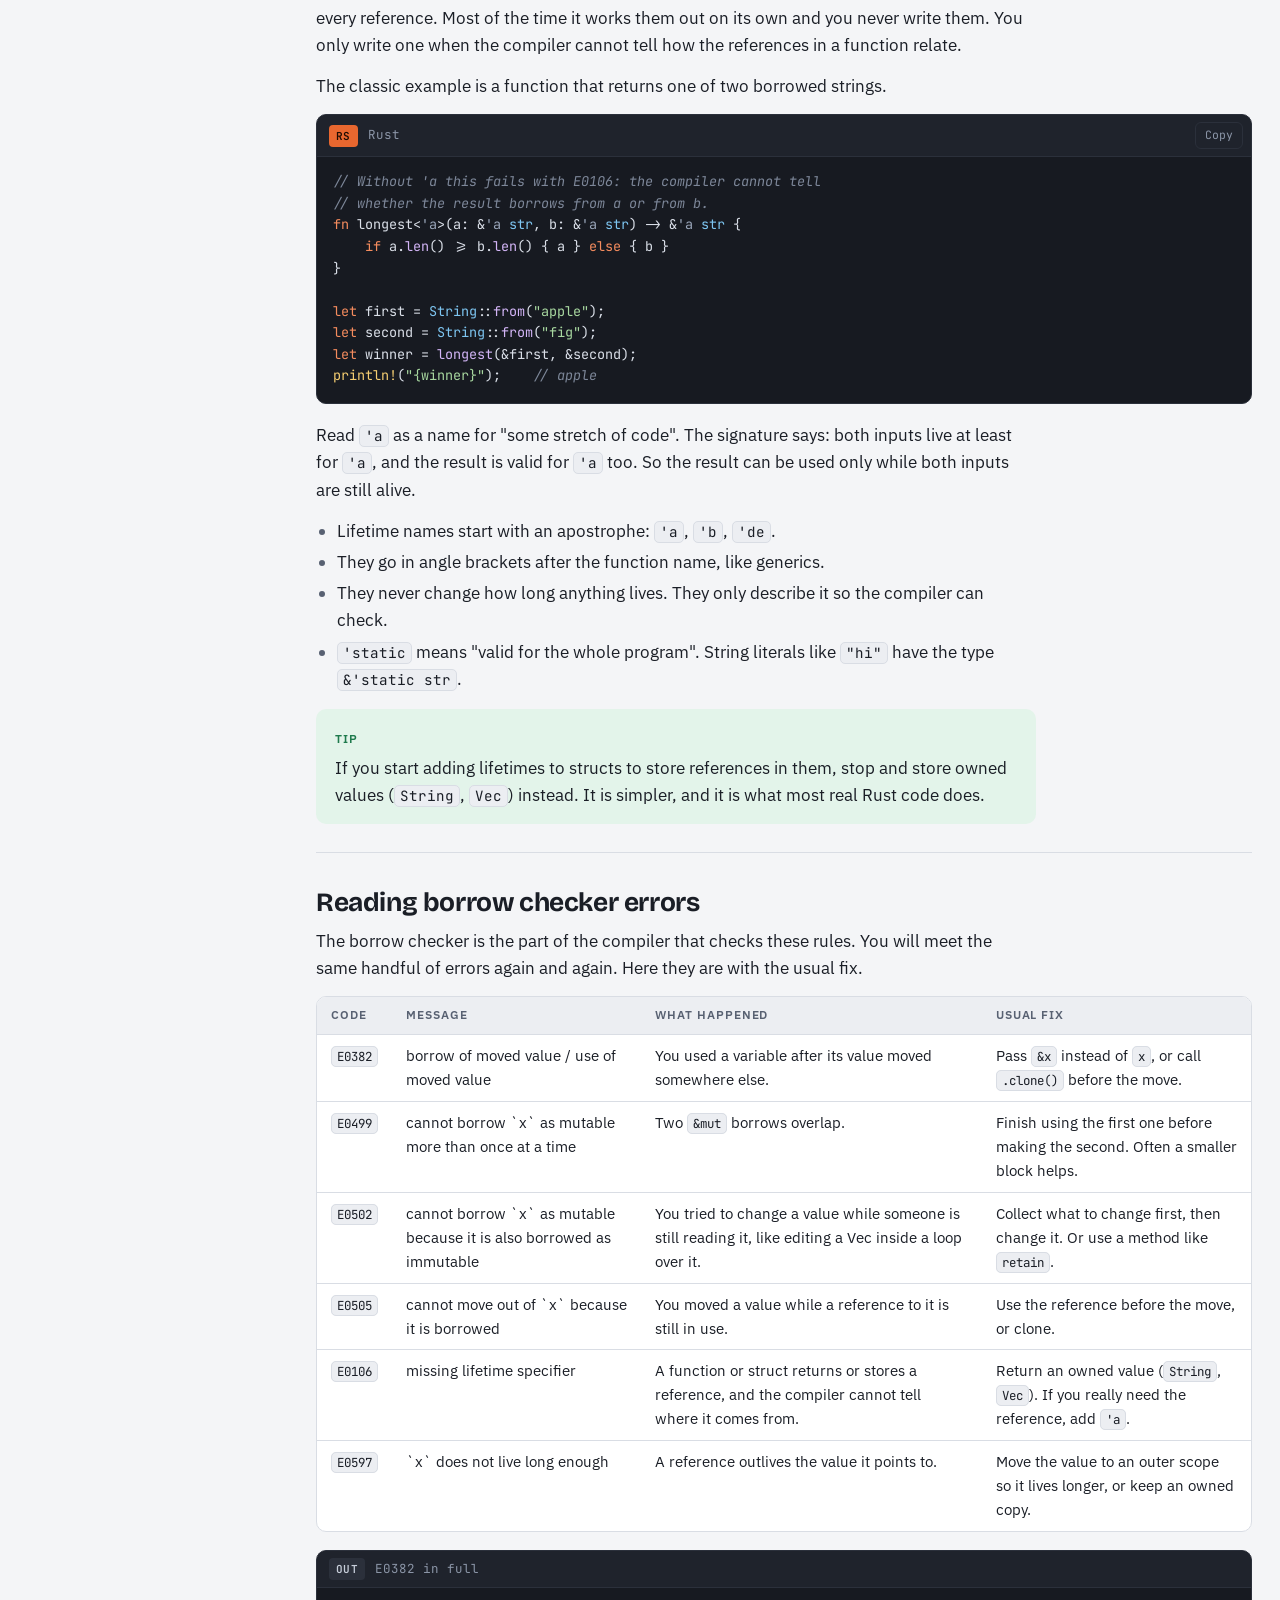
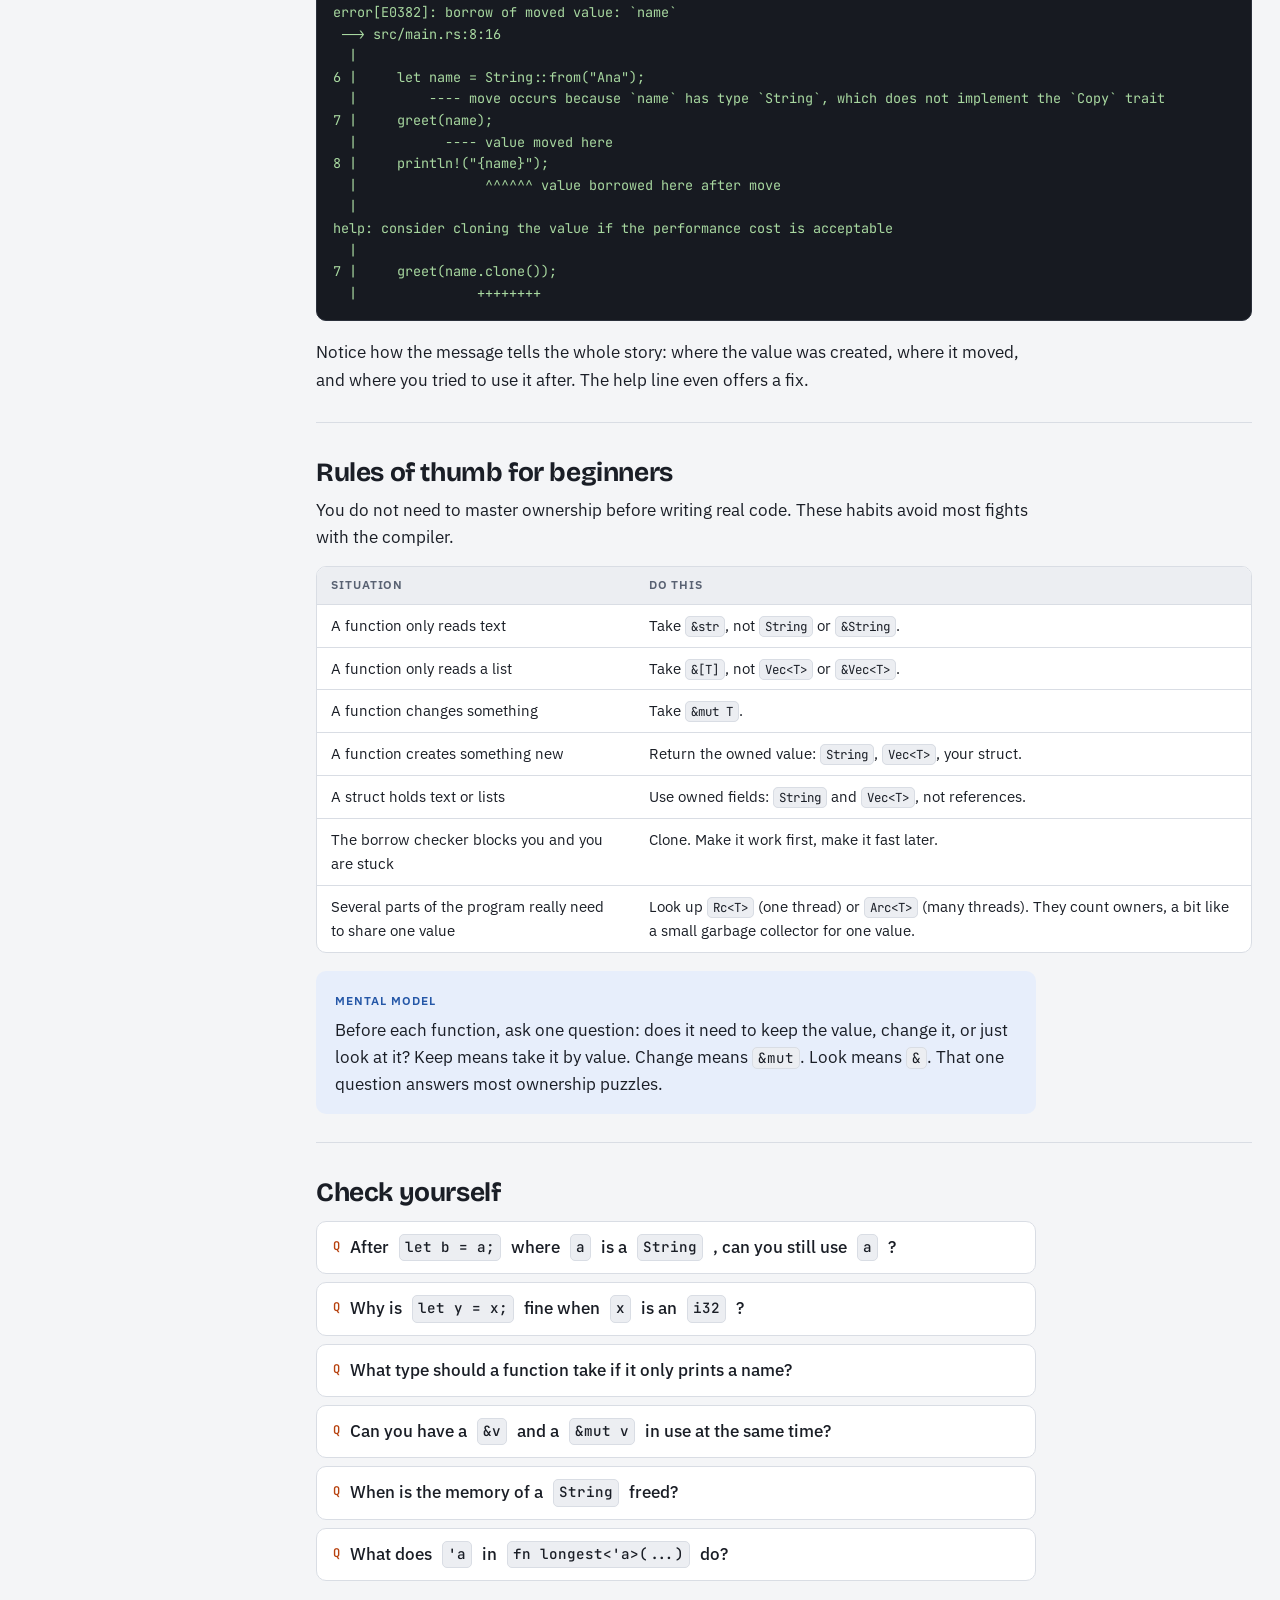
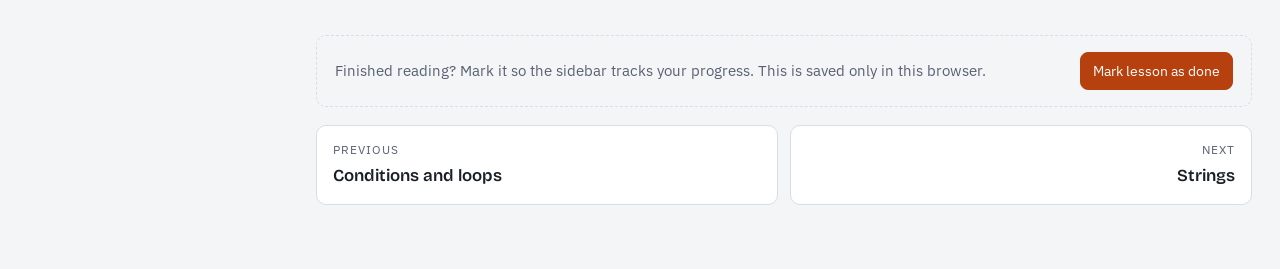
<file: ownership.html>
<!doctype html>
<html lang="en">
<head>
<meta charset="utf-8">
<meta name="viewport" content="width=device-width, initial-scale=1">
<title>Ownership and borrowing · Rust from JS</title>
<link rel="preconnect" href="https://fonts.googleapis.com">
<link rel="preconnect" href="https://fonts.gstatic.com" crossorigin>
<link rel="stylesheet" href="https://fonts.googleapis.com/css2?family=Bricolage+Grotesque:opsz,wght@12..96,500;12..96,700&family=IBM+Plex+Sans:ital,wght@0,400;0,500;0,600;1,400&family=JetBrains+Mono:wght@400;600&display=swap">
<link rel="stylesheet" href="assets/style.css">
<script>try{var t=localStorage.getItem('rjs-theme');if(t)document.documentElement.setAttribute('data-theme',t)}catch(e){}</script>
</head>
<body data-page="ownership.html">
<main class="lesson">

<header class="lesson-head">
  <p class="eyebrow">Lesson 05 · The new idea</p>
  <h1>Ownership and borrowing</h1>
  <p class="lead">JavaScript has nothing like this. Every Rust value has one owner, and the owner frees it. Once this idea clicks, the rest of Rust stops feeling strange.</p>
</header>

<div class="learn">
  <p>You will learn</p>
  <ul>
    <li>Why Rust has no garbage collector, and what it does instead</li>
    <li>What the stack and the heap are, in plain terms</li>
    <li>Why <code>let b = a;</code> moves a value instead of sharing it</li>
    <li>How to borrow with <code>&amp;</code> and <code>&amp;mut</code>, and the "many readers or one writer" rule</li>
    <li>What lifetimes are, and how to read the borrow checker's errors</li>
  </ul>
</div>

<section>
  <h2 data-short="No garbage collector">Why Rust has no garbage collector</h2>
  <p>Every program has to free memory it no longer needs. Languages pick one of three ways to do it.</p>
  <div class="table-wrap">
    <table>
      <thead><tr><th>Strategy</th><th>Languages</th><th>Who frees memory</th><th>The cost</th></tr></thead>
      <tbody>
        <tr><td>Manual</td><td>C, C++</td><td>You call <code>free()</code> yourself</td><td>Forget it and you leak. Do it twice and you crash.</td></tr>
        <tr><td>Garbage collector</td><td>JavaScript, Java, Go, Python</td><td>A background process that scans for unused values</td><td>Extra memory and CPU, plus short pauses you cannot control.</td></tr>
        <tr><td>Ownership</td><td>Rust</td><td>The compiler inserts the free at the right spot</td><td>You follow a few rules. The compiler checks them.</td></tr>
      </tbody>
    </table>
  </div>
  <p>In JavaScript you create objects and forget about them. Some time later the garbage collector notices that nothing points to an object and frees it. That is easy for you, but the engine does work at runtime to make it happen.</p>
  <p>Rust decides at compile time where each value gets freed. There is no collector running next to your program. That is a big reason Rust programs are fast and use little memory.</p>
  <aside class="callout note">
    <p class="callout-title">Mental model</p>
    <p>Ownership is the compiler doing the garbage collector's job before the program runs. To do that job, it needs your code to follow clear rules about who owns what.</p>
  </aside>
</section>

<section>
  <h2>The stack and the heap</h2>
  <p>Memory comes in two kinds. JavaScript hides both from you. In Rust you need a rough picture of them, because ownership is about the heap.</p>
  <ul>
    <li><strong>The stack</strong> holds values with a size known at compile time: numbers, booleans, chars. Each function call gets a slot. When the function returns, its slot is gone. This is very fast and needs no cleanup.</li>
    <li><strong>The heap</strong> holds data that can grow or whose size is unknown in advance: the text of a <code>String</code>, the items of a <code>Vec</code>. Something has to free it when it is no longer needed. That something is the owner.</li>
  </ul>
  <figure class="diagram">
    <svg viewBox="0 0 780 310" role="img" aria-label="The stack holds age directly and a String as pointer, length and capacity. The pointer points to the text bytes on the heap.">
      <defs>
        <marker id="arr-o1" viewBox="0 0 10 10" refX="9" refY="5" markerWidth="7" markerHeight="7" orient="auto-start-reverse">
          <path d="M0,0 L10,5 L0,10 z" class="d-arrow"/>
        </marker>
      </defs>
      <text x="20" y="26" font-size="15" font-weight="600">Stack</text>
      <text x="460" y="26" font-size="15" font-weight="600">Heap</text>

      <rect x="20" y="40" width="340" height="232" rx="10" class="d-box"/>
      <text x="36" y="64" font-size="12" class="d-mono d-muted">fn main()</text>

      <rect x="36" y="78" width="308" height="44" rx="7" class="d-tip"/>
      <text x="50" y="105" font-size="13" class="d-mono">age: i32</text>
      <text x="328" y="105" font-size="13" text-anchor="end" class="d-mono">30</text>

      <rect x="36" y="136" width="308" height="122" rx="7" class="d-rs"/>
      <text x="50" y="160" font-size="13" font-weight="600" class="d-mono">name: String</text>
      <text x="50" y="186" font-size="12" class="d-mono d-muted">ptr</text>
      <text x="50" y="212" font-size="12" class="d-mono d-muted">len</text>
      <text x="328" y="212" font-size="12" text-anchor="end" class="d-mono">3</text>
      <text x="50" y="238" font-size="12" class="d-mono d-muted">capacity</text>
      <text x="328" y="238" font-size="12" text-anchor="end" class="d-mono">3</text>
      <circle cx="322" cy="182" r="5" class="d-t-rs"/>

      <rect x="460" y="40" width="300" height="232" rx="10" class="d-box"/>
      <text x="580" y="146" font-size="12" text-anchor="middle" class="d-muted">the text lives here</text>
      <rect x="490" y="158" width="56" height="44" rx="6" class="d-rs"/>
      <rect x="552" y="158" width="56" height="44" rx="6" class="d-rs"/>
      <rect x="614" y="158" width="56" height="44" rx="6" class="d-rs"/>
      <text x="518" y="186" font-size="14" text-anchor="middle" class="d-mono">A</text>
      <text x="580" y="186" font-size="14" text-anchor="middle" class="d-mono">n</text>
      <text x="642" y="186" font-size="14" text-anchor="middle" class="d-mono">a</text>
      <text x="518" y="220" font-size="11" text-anchor="middle" class="d-mono d-muted">0</text>
      <text x="580" y="220" font-size="11" text-anchor="middle" class="d-mono d-muted">1</text>
      <text x="642" y="220" font-size="11" text-anchor="middle" class="d-mono d-muted">2</text>

      <path d="M328,182 C400,182 420,180 486,180" class="d-line-rs" stroke-width="1.8" marker-end="url(#arr-o1)"/>

      <text x="190" y="296" font-size="12" text-anchor="middle" class="d-muted">Fixed size. Freed when the function ends.</text>
      <text x="610" y="296" font-size="12" text-anchor="middle" class="d-muted">Any size, can grow. The owner frees it.</text>
    </svg>
    <figcaption>A <code>String</code> is a small fixed-size record on the stack that points to its text on the heap.</figcaption>
  </figure>
<script type="text/x-code" data-lang="rust">
fn main() {
    let age: i32 = 30;                    // lives on the stack
    let name = String::from("Ana");       // record on the stack, text on the heap
}   // main ends: the stack slot goes away, and Rust frees the heap text too
</script>
</section>

<section>
  <h2>The three ownership rules</h2>
  <p>That is the whole system. Everything else on this page follows from these three lines.</p>
  <ol>
    <li>Each value has one variable that owns it.</li>
    <li>A value has exactly one owner at a time.</li>
    <li>When the owner goes out of scope, Rust frees the value.</li>
  </ol>
  <p>"Out of scope" means the closing curly brace of the block where the variable lives. Rule 3 is how memory gets freed without a garbage collector. Rule 2 makes sure the same memory is never freed twice.</p>
</section>

<section>
  <h2 data-short="Moves">JavaScript shares, Rust moves</h2>
  <p>Here is the first real surprise. In JavaScript, assigning an object to another variable copies the reference. Both variables point to the same object. In Rust, assigning a heap value moves it. The new variable becomes the owner, and the old one is no longer usable.</p>
  <div class="compare">
<script type="text/x-code" data-lang="js">
const a = { name: "Ana" };
const b = a;              // b points to the SAME object

b.name = "Bo";
console.log(a.name);      // "Bo"  (surprise for beginners)
console.log(b.name);      // "Bo"
</script>
<script type="text/x-code" data-lang="rust">
let a = String::from("Ana");
let b = a;                // ownership MOVES from a to b

println!("{b}");          // "Ana"
println!("{a}");          // compile error E0382:
                          // borrow of moved value: `a`
</script>
  </div>
  <figure class="diagram">
    <svg viewBox="0 0 830 260" role="img" aria-label="In JavaScript, a and b both point to one object. In Rust, b owns the heap text and a is moved and unusable.">
      <defs>
        <marker id="arr-o2" viewBox="0 0 10 10" refX="9" refY="5" markerWidth="7" markerHeight="7" orient="auto-start-reverse">
          <path d="M0,0 L10,5 L0,10 z" class="d-arrow"/>
        </marker>
      </defs>
      <text x="20" y="26" font-size="14" font-weight="600" class="d-t-js">JavaScript: const b = a</text>
      <rect x="20" y="50" width="90" height="40" rx="7" class="d-js"/>
      <text x="65" y="75" font-size="14" text-anchor="middle" class="d-mono">a</text>
      <rect x="20" y="130" width="90" height="40" rx="7" class="d-js"/>
      <text x="65" y="155" font-size="14" text-anchor="middle" class="d-mono">b</text>
      <rect x="210" y="80" width="170" height="64" rx="8" class="d-box"/>
      <text x="295" y="117" font-size="12" text-anchor="middle" class="d-mono">{ name: "Ana" }</text>
      <line x1="110" y1="70" x2="207" y2="100" class="d-line-js" stroke-width="1.6" marker-end="url(#arr-o2)"/>
      <line x1="110" y1="150" x2="207" y2="128" class="d-line-js" stroke-width="1.6" marker-end="url(#arr-o2)"/>
      <text x="200" y="212" font-size="12" text-anchor="middle">Two names, one object.</text>
      <text x="200" y="230" font-size="12" text-anchor="middle" class="d-muted">A change through b shows up in a.</text>

      <line x1="415" y1="20" x2="415" y2="240" class="d-line" stroke-dasharray="4 5"/>

      <text x="450" y="26" font-size="14" font-weight="600" class="d-t-rs">Rust: let b = a;</text>
      <rect x="450" y="50" width="160" height="40" rx="7" class="d-warn"/>
      <text x="530" y="75" font-size="13" text-anchor="middle" class="d-mono d-t-warn">a (moved)</text>
      <rect x="450" y="120" width="160" height="64" rx="7" class="d-rs"/>
      <text x="530" y="144" font-size="13" text-anchor="middle" class="d-mono">b: String</text>
      <text x="530" y="166" font-size="11" text-anchor="middle" class="d-mono d-muted">ptr, len 3, cap 3</text>
      <rect x="680" y="128" width="130" height="48" rx="7" class="d-rs"/>
      <text x="745" y="157" font-size="14" text-anchor="middle" class="d-mono">Ana</text>
      <line x1="610" y1="152" x2="677" y2="152" class="d-line-rs" stroke-width="1.8" marker-end="url(#arr-o2)"/>
      <text x="630" y="212" font-size="12" text-anchor="middle">One owner at a time.</text>
      <text x="630" y="230" font-size="12" text-anchor="middle" class="d-muted">The compiler stops any later use of a.</text>
    </svg>
    <figcaption>Rust copies the small stack record into <code>b</code> and marks <code>a</code> as moved. The heap text is not copied.</figcaption>
  </figure>
  <p>Why not let both own it? Because of rule 3. At the end of the scope Rust would free the text once for <code>a</code> and once for <code>b</code>. Freeing memory twice is a classic C bug that can crash a program or open a security hole. Moving makes it impossible.</p>
  <aside class="callout warn">
    <p class="callout-title">Trap</p>
    <p>A move is silent. <code>let b = a;</code> looks exactly like a JavaScript assignment. You only find out when you use <code>a</code> again and the compiler says "value moved here". Read the error: it shows the line where the move happened.</p>
  </aside>
</section>

<section>
  <h2 data-short="Copy types">Small values are copied, not moved</h2>
  <p>If moving were the rule for everything, <code>let y = x;</code> with numbers would be painful. It is not. Types that live fully on the stack and are cheap to duplicate implement the <code>Copy</code> trait. Assigning them makes a real copy, and both variables stay usable.</p>
  <div class="compare">
<script type="text/x-code" data-lang="js">
let x = 5;
let y = x;      // primitives are copied in JS too
y += 1;
console.log(x, y);  // 5 6
</script>
<script type="text/x-code" data-lang="rust">
let x = 5;
let y = x;      // i32 is Copy: x is still fine
let mut y = y;
y += 1;
println!("{x} {y}"); // 5 6
</script>
  </div>
  <div class="table-wrap">
    <table>
      <thead><tr><th>Copied on assignment (Copy)</th><th>Moved on assignment</th></tr></thead>
      <tbody>
        <tr><td>All integers and floats: <code>i32</code>, <code>u8</code>, <code>f64</code> ...</td><td><code>String</code></td></tr>
        <tr><td><code>bool</code> and <code>char</code></td><td><code>Vec&lt;T&gt;</code>, <code>HashMap</code>, <code>HashSet</code></td></tr>
        <tr><td>Shared references <code>&amp;T</code>, including <code>&amp;str</code></td><td><code>Box&lt;T&gt;</code> and other owning pointers</td></tr>
        <tr><td>Tuples and arrays made only of Copy types, like <code>(i32, bool)</code> or <code>[u8; 4]</code></td><td>Your own structs and enums, unless you add <code>#[derive(Clone, Copy)]</code></td></tr>
      </tbody>
    </table>
  </div>
  <p>This lines up with JavaScript better than it looks. JS primitives (numbers, booleans) are copied. JS objects and arrays are shared by reference. In Rust the same "big" values are moved instead of shared.</p>
</section>

<section>
  <h2 data-short="clone">clone: an explicit deep copy</h2>
  <p>When you really want two independent copies, ask for one with <code>.clone()</code>. It copies the heap data too, so it costs time and memory. That is why Rust makes you write it: a clone is always visible in the code.</p>
  <div class="compare">
<script type="text/x-code" data-lang="js">
const a = { name: "Ana", tags: ["admin"] };
const b = structuredClone(a);   // deep copy
b.tags.push("editor");

console.log(a.tags);  // ["admin"]
console.log(b.tags);  // ["admin", "editor"]
</script>
<script type="text/x-code" data-lang="rust">
let a = vec![String::from("admin")];
let mut b = a.clone();          // deep copy
b.push(String::from("editor"));

println!("{:?}", a);  // ["admin"]
println!("{:?}", b);  // ["admin", "editor"]
</script>
  </div>
  <aside class="callout tip">
    <p class="callout-title">Tip</p>
    <p>As a beginner, cloning is fine. If the borrow checker blocks you and a <code>.clone()</code> makes the error go away, take it and keep going. Most programs are fast enough with a few extra clones. You can remove them later, once borrowing feels natural.</p>
  </aside>
</section>

<section>
  <h2 data-short="Functions">Passing values to functions moves them</h2>
  <p>Calling a function works like assignment. Passing a <code>String</code> into a function moves it into the parameter. When the function ends, the parameter goes out of scope and the text is freed. The caller cannot use it anymore.</p>
  <div class="compare">
<script type="text/x-code" data-lang="js">
function greet(name) {
  console.log(`Hello, ${name}`);
}

const name = "Ana";
greet(name);
console.log(name);   // still fine
</script>
<script type="text/x-code" data-lang="rust">
fn greet(name: String) {
    println!("Hello, {name}");
}   // name is freed here

let name = String::from("Ana");
greet(name);         // name moves into greet
println!("{name}");  // error E0382: borrow of moved value: `name`
</script>
  </div>
  <p>A function can hand ownership back by returning the value. This works, but passing things in and out all the time gets clumsy fast.</p>
<script type="text/x-code" data-lang="rust">
fn shout(text: String) -> String {
    text.to_uppercase()          // a new String goes back to the caller
}

let word = String::from("hi");
let loud = shout(word);          // word moved in, loud is the new owner
println!("{loud}");              // HI
</script>
  <p>The real fix for <code>greet</code> is to let the function look at the value without owning it. That is borrowing.</p>
</section>

<section>
  <h2 data-short="Borrowing with &amp;">Borrowing with &amp;</h2>
  <p>A reference lets code use a value without taking ownership. You make one with <code>&amp;</code>. Rust calls this borrowing, because the value has to go back to its owner. When the borrow ends, nothing is freed. The owner still owns it.</p>
  <div class="compare">
<script type="text/x-code" data-lang="js">
function greet(name) {
  console.log(`Hello, ${name}`);
}

const name = "Ana";
greet(name);
greet(name);         // call it as often as you like
</script>
<script type="text/x-code" data-lang="rust">
fn greet(name: &str) {          // borrows, does not own
    println!("Hello, {name}");
}

let name = String::from("Ana");
greet(&name);                   // lend it out
greet(&name);                   // still ours, lend it again
</script>
  </div>
  <p>The parameter type is <code>&amp;str</code>, a borrowed piece of text. A <code>&amp;String</code> turns into a <code>&amp;str</code> for you, so <code>greet(&amp;name)</code> works. <a href="strings.html">Lesson 6</a> explains <code>String</code> and <code>&amp;str</code> in detail.</p>
  <aside class="callout note">
    <p class="callout-title">Mental model</p>
    <p>An owned value is a book you bought. A <code>&amp;</code> reference is lending the book to a friend to read. They can read it, but they cannot write in it, give it away, or throw it out. And you must not burn the book while they are still reading.</p>
  </aside>
</section>

<section>
  <h2 data-short="&amp;mut">Changing through a borrow with &amp;mut</h2>
  <p>A plain <code>&amp;</code> reference is read-only. To let a function change the value, pass a mutable reference with <code>&amp;mut</code>. Both the variable and the reference need <code>mut</code>, so the change is visible at the call site.</p>
  <div class="compare">
<script type="text/x-code" data-lang="js">
function addItem(cart, item) {
  cart.push(item);    // changes the caller's array
}                     // nothing at the call site tells you

const cart = [];
addItem(cart, "apple");
console.log(cart);    // ["apple"]
</script>
<script type="text/x-code" data-lang="rust">
fn add_item(cart: &mut Vec<String>, item: &str) {
    cart.push(item.to_string());
}

let mut cart = Vec::new();
add_item(&mut cart, "apple");   // &mut says: this call changes cart
println!("{:?}", cart);         // ["apple"]
</script>
  </div>
  <p>With a mutable reference to a number, you write <code>*</code> to reach the value behind it. This is called dereferencing.</p>
<script type="text/x-code" data-lang="rust">
fn add_bonus(score: &mut i32) {
    *score += 10;        // change the value the reference points to
}

let mut score = 5;
add_bonus(&mut score);
println!("{score}");     // 15
</script>
  <p>For method calls and field access you do not need the <code>*</code>. Rust adds it for you, which is why <code>cart.push(...)</code> works on a <code>&amp;mut Vec</code>.</p>
</section>

<section>
  <h2>Many readers or one writer</h2>
  <p>This is the core rule of borrowing. At any moment, a value can have either:</p>
  <ul>
    <li>any number of shared references (<code>&amp;T</code>), or</li>
    <li>exactly one mutable reference (<code>&amp;mut T</code>).</li>
  </ul>
  <p>Never both at once. A borrow lasts from where you create it to the last place you use it, not to the end of the block.</p>
<script type="text/x-code" data-lang="rust">
let mut score = 10;

let a = &score;
let b = &score;          // fine: many readers
println!("{a} {b}");     // last use of a and b

let c = &mut score;      // fine: a and b are finished
*c += 1;

let r1 = &mut score;
let r2 = &mut score;     // error E0499: cannot borrow `score`
                         // as mutable more than once at a time
*r1 += 1;
</script>

  <h3>The bug this rule prevents</h3>
  <p>Changing a list while you loop over it is a real bug in JavaScript. It runs without an error and gives a wrong answer. In Rust the same code does not compile.</p>
  <div class="compare">
<script type="text/x-code" data-lang="js">
const nums = [1, 2, 2, 3];

nums.forEach((n, i) => {
  if (n === 2) nums.splice(i, 1);
});

console.log(nums);   // [1, 2, 3]  one 2 survived!
// splice shifted the items, so the loop
// skipped the second 2
</script>
<script type="text/x-code" data-lang="rust">
let mut nums = vec![1, 2, 2, 3];

for (i, n) in nums.iter().enumerate() {
    if *n == 2 {
        nums.remove(i);
        // error E0502: cannot borrow `nums` as mutable
        // because it is also borrowed as immutable
    }
}

// the Rust way: one method, no index juggling
nums.retain(|n| *n != 2);   // [1, 3]
</script>
  </div>
  <p>The loop holds a shared borrow of <code>nums</code> the whole time. <code>remove</code> needs a mutable borrow. The rule says you cannot have both, so the compiler stops you. Data races between threads are blocked by the same rule, which is why Rust can promise thread safety at compile time.</p>
</section>

<section>
  <h2 data-short="Drop and dangling refs">Drop, and why references never dangle</h2>
  <p>When an owner goes out of scope, Rust calls <code>drop</code> on its value, and the memory is freed right there. You can see the exact line where it happens: the closing brace.</p>
<script type="text/x-code" data-lang="rust">
fn main() {
    let outer = String::from("outer");
    {
        let inner = String::from("inner");
        println!("{inner} {outer}");
    }   // inner is dropped here
    println!("{outer}");
}   // outer is dropped here
</script>
  <p>Because Rust knows where every value dies, it can also check that no reference outlives the value it points to. A reference to freed memory is called a dangling reference. In C it is a common crash. In Rust it is a compile error.</p>
  <div class="compare">
<script type="text/x-code" data-lang="rust" data-title="Does not compile">
fn make_name() -> &String {
    // error E0106: missing lifetime specifier
    let name = String::from("Ana");
    &name
}   // name is dropped here, so the
    // reference would point at nothing
</script>
<script type="text/x-code" data-lang="rust" data-title="Fix: return the owned value">
fn make_name() -> String {
    let name = String::from("Ana");
    name        // ownership moves to the caller
}

let n = make_name();
println!("{n}");
</script>
  </div>
<script type="text/x-code" data-lang="rust" data-title="Another dangling case">
let r;
{
    let x = 5;
    r = &x;        // error E0597: `x` does not live long enough
}                  // x is dropped here
println!("{r}");   // r would point to freed memory
</script>
  <p>JavaScript avoids this problem in a different way. The garbage collector keeps an object alive as long as anything points to it. Rust cannot do that without a collector, so it rejects the code instead.</p>
</section>

<section>
  <h2>Lifetimes, a first look</h2>
  <p>A lifetime is the stretch of code where a reference is valid. The compiler tracks lifetimes for every reference. Most of the time it works them out on its own and you never write them. You only write one when the compiler cannot tell how the references in a function relate.</p>
  <p>The classic example is a function that returns one of two borrowed strings.</p>
<script type="text/x-code" data-lang="rust">
// Without 'a this fails with E0106: the compiler cannot tell
// whether the result borrows from a or from b.
fn longest<'a>(a: &'a str, b: &'a str) -> &'a str {
    if a.len() >= b.len() { a } else { b }
}

let first = String::from("apple");
let second = String::from("fig");
let winner = longest(&first, &second);
println!("{winner}");    // apple
</script>
  <p>Read <code>'a</code> as a name for "some stretch of code". The signature says: both inputs live at least for <code>'a</code>, and the result is valid for <code>'a</code> too. So the result can be used only while both inputs are still alive.</p>
  <ul>
    <li>Lifetime names start with an apostrophe: <code>'a</code>, <code>'b</code>, <code>'de</code>.</li>
    <li>They go in angle brackets after the function name, like generics.</li>
    <li>They never change how long anything lives. They only describe it so the compiler can check.</li>
    <li><code>'static</code> means "valid for the whole program". String literals like <code>"hi"</code> have the type <code>&amp;'static str</code>.</li>
  </ul>
  <aside class="callout tip">
    <p class="callout-title">Tip</p>
    <p>If you start adding lifetimes to structs to store references in them, stop and store owned values (<code>String</code>, <code>Vec</code>) instead. It is simpler, and it is what most real Rust code does.</p>
  </aside>
</section>

<section>
  <h2 data-short="Common errors">Reading borrow checker errors</h2>
  <p>The borrow checker is the part of the compiler that checks these rules. You will meet the same handful of errors again and again. Here they are with the usual fix.</p>
  <div class="table-wrap">
    <table>
      <thead><tr><th>Code</th><th>Message</th><th>What happened</th><th>Usual fix</th></tr></thead>
      <tbody>
        <tr><td><code>E0382</code></td><td>borrow of moved value / use of moved value</td><td>You used a variable after its value moved somewhere else.</td><td>Pass <code>&amp;x</code> instead of <code>x</code>, or call <code>.clone()</code> before the move.</td></tr>
        <tr><td><code>E0499</code></td><td>cannot borrow `x` as mutable more than once at a time</td><td>Two <code>&amp;mut</code> borrows overlap.</td><td>Finish using the first one before making the second. Often a smaller block helps.</td></tr>
        <tr><td><code>E0502</code></td><td>cannot borrow `x` as mutable because it is also borrowed as immutable</td><td>You tried to change a value while someone is still reading it, like editing a Vec inside a loop over it.</td><td>Collect what to change first, then change it. Or use a method like <code>retain</code>.</td></tr>
        <tr><td><code>E0505</code></td><td>cannot move out of `x` because it is borrowed</td><td>You moved a value while a reference to it is still in use.</td><td>Use the reference before the move, or clone.</td></tr>
        <tr><td><code>E0106</code></td><td>missing lifetime specifier</td><td>A function or struct returns or stores a reference, and the compiler cannot tell where it comes from.</td><td>Return an owned value (<code>String</code>, <code>Vec</code>). If you really need the reference, add <code>'a</code>.</td></tr>
        <tr><td><code>E0597</code></td><td>`x` does not live long enough</td><td>A reference outlives the value it points to.</td><td>Move the value to an outer scope so it lives longer, or keep an owned copy.</td></tr>
      </tbody>
    </table>
  </div>
<script type="text/x-code" data-lang="output" data-title="E0382 in full">
error[E0382]: borrow of moved value: `name`
 --> src/main.rs:8:16
  |
6 |     let name = String::from("Ana");
  |         ---- move occurs because `name` has type `String`, which does not implement the `Copy` trait
7 |     greet(name);
  |           ---- value moved here
8 |     println!("{name}");
  |                ^^^^^^ value borrowed here after move
  |
help: consider cloning the value if the performance cost is acceptable
  |
7 |     greet(name.clone());
  |               ++++++++
</script>
  <p>Notice how the message tells the whole story: where the value was created, where it moved, and where you tried to use it after. The help line even offers a fix.</p>
</section>

<section>
  <h2>Rules of thumb for beginners</h2>
  <p>You do not need to master ownership before writing real code. These habits avoid most fights with the compiler.</p>
  <div class="table-wrap">
    <table>
      <thead><tr><th>Situation</th><th>Do this</th></tr></thead>
      <tbody>
        <tr><td>A function only reads text</td><td>Take <code>&amp;str</code>, not <code>String</code> or <code>&amp;String</code>.</td></tr>
        <tr><td>A function only reads a list</td><td>Take <code>&amp;[T]</code>, not <code>Vec&lt;T&gt;</code> or <code>&amp;Vec&lt;T&gt;</code>.</td></tr>
        <tr><td>A function changes something</td><td>Take <code>&amp;mut T</code>.</td></tr>
        <tr><td>A function creates something new</td><td>Return the owned value: <code>String</code>, <code>Vec&lt;T&gt;</code>, your struct.</td></tr>
        <tr><td>A struct holds text or lists</td><td>Use owned fields: <code>String</code> and <code>Vec&lt;T&gt;</code>, not references.</td></tr>
        <tr><td>The borrow checker blocks you and you are stuck</td><td>Clone. Make it work first, make it fast later.</td></tr>
        <tr><td>Several parts of the program really need to share one value</td><td>Look up <code>Rc&lt;T&gt;</code> (one thread) or <code>Arc&lt;T&gt;</code> (many threads). They count owners, a bit like a small garbage collector for one value.</td></tr>
      </tbody>
    </table>
  </div>
  <aside class="callout note">
    <p class="callout-title">Mental model</p>
    <p>Before each function, ask one question: does it need to keep the value, change it, or just look at it? Keep means take it by value. Change means <code>&amp;mut</code>. Look means <code>&amp;</code>. That one question answers most ownership puzzles.</p>
  </aside>
</section>

<section>
  <h2>Check yourself</h2>
  <div class="quiz">
    <details>
      <summary>After <code>let b = a;</code> where <code>a</code> is a <code>String</code>, can you still use <code>a</code>?</summary>
      <div><p>No. The value moved to <code>b</code>, and using <code>a</code> gives error E0382. Use <code>let b = a.clone();</code> if you need both.</p></div>
    </details>
    <details>
      <summary>Why is <code>let y = x;</code> fine when <code>x</code> is an <code>i32</code>?</summary>
      <div><p><code>i32</code> implements <code>Copy</code>. Assignment makes a cheap copy of the number, so both variables stay valid.</p></div>
    </details>
    <details>
      <summary>What type should a function take if it only prints a name?</summary>
      <div><p><code>&amp;str</code>. It only reads the text, so it borrows. The caller keeps ownership and can call it again.</p></div>
    </details>
    <details>
      <summary>Can you have a <code>&amp;v</code> and a <code>&amp;mut v</code> in use at the same time?</summary>
      <div><p>No. A value has many readers or one writer, never both. The compiler reports E0502.</p></div>
    </details>
    <details>
      <summary>When is the memory of a <code>String</code> freed?</summary>
      <div><p>At the closing brace of the scope where its owner lives. Rust calls <code>drop</code> there. No garbage collector is involved.</p></div>
    </details>
    <details>
      <summary>What does <code>'a</code> in <code>fn longest&lt;'a&gt;(...)</code> do?</summary>
      <div><p>It names a lifetime, so the signature can say "the result lives as long as both inputs". It does not change how long anything lives. It only lets the compiler check the code.</p></div>
    </details>
  </div>
</section>

</main>
<script src="assets/app.js"></script>
</body>
</html>
</file>
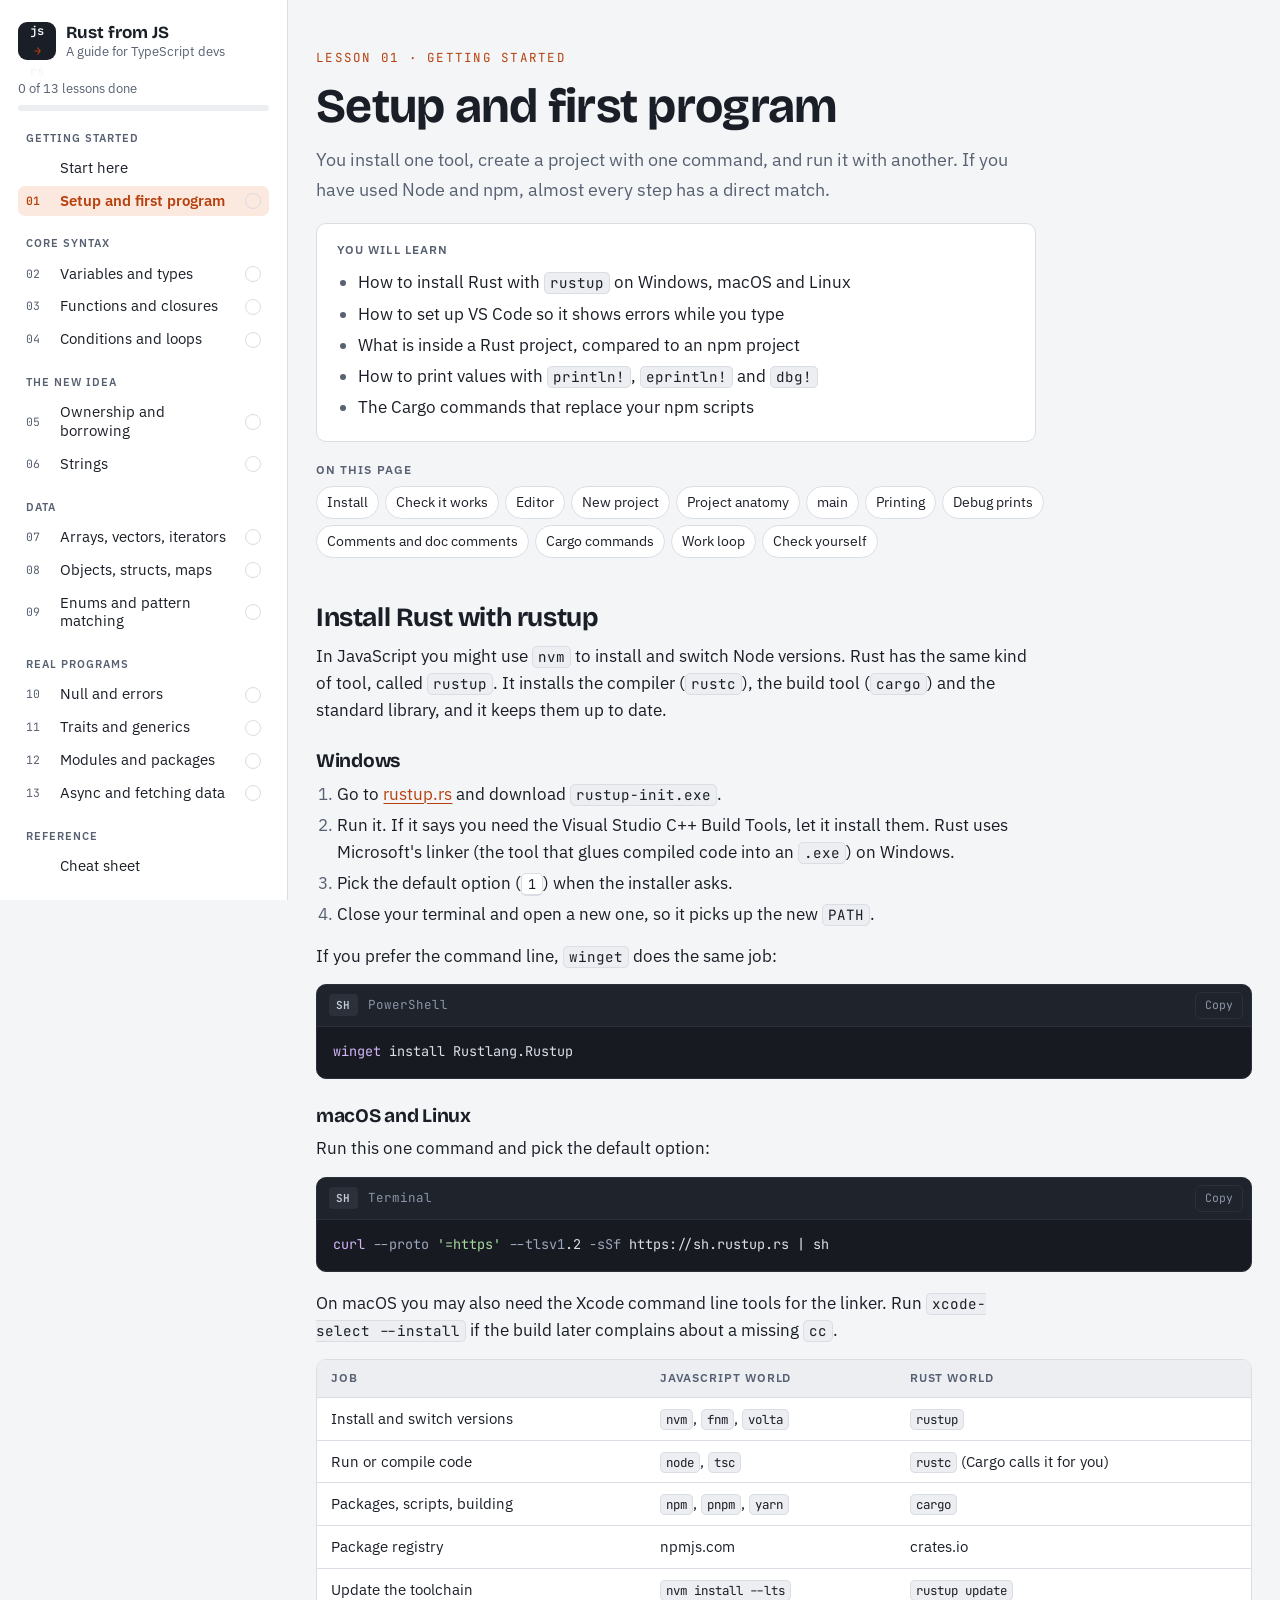
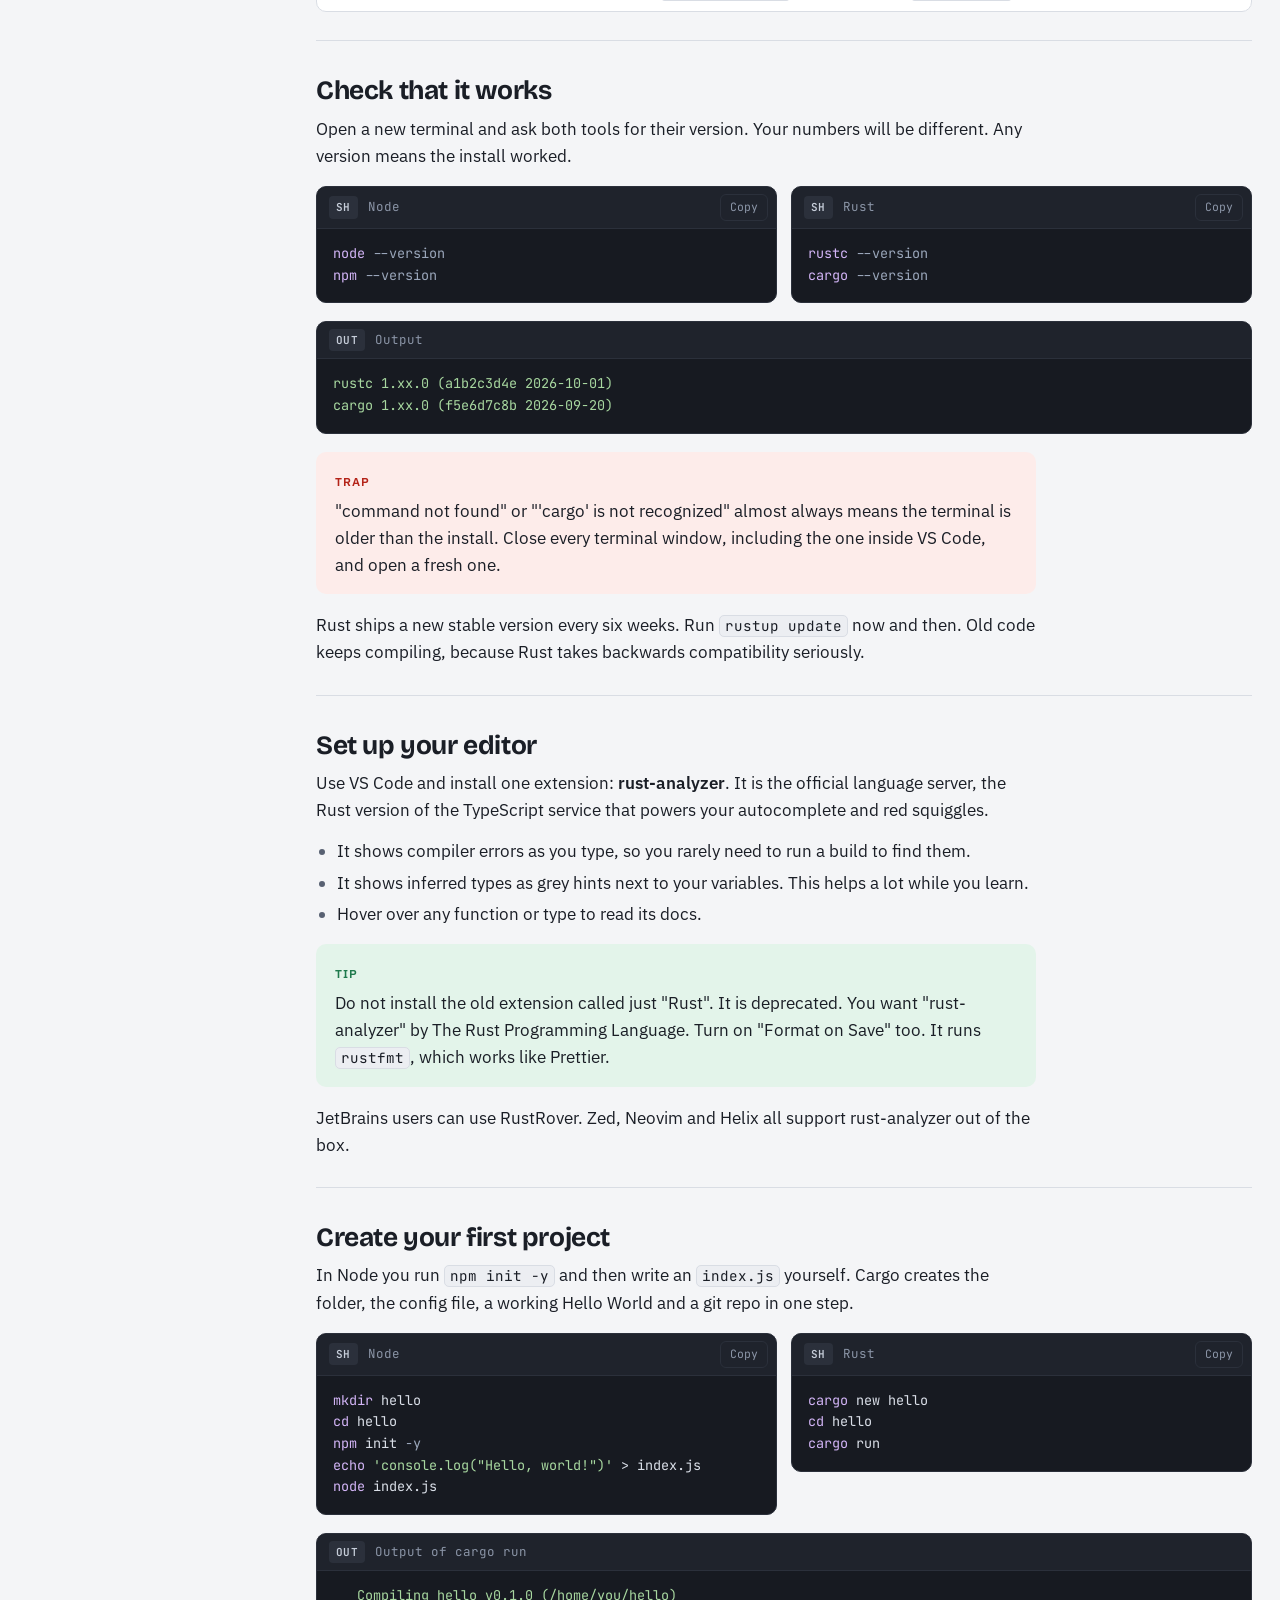
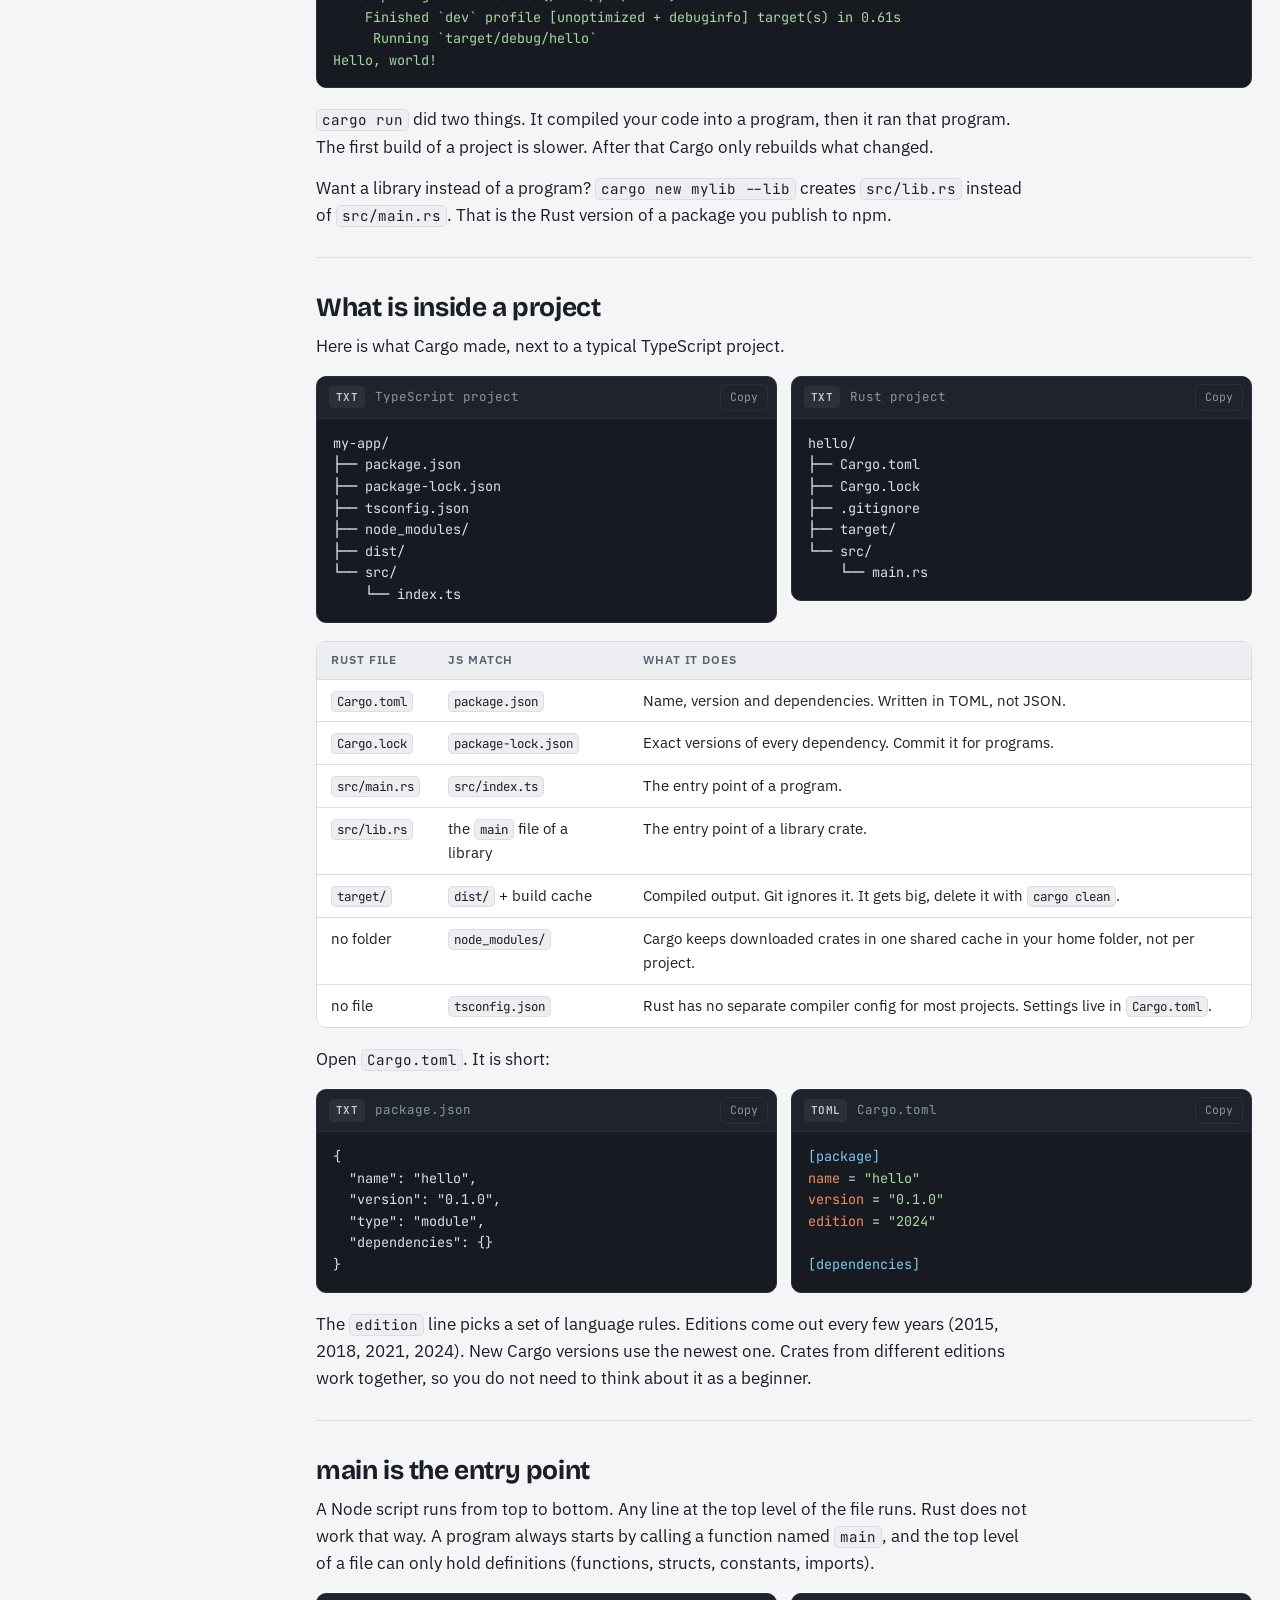
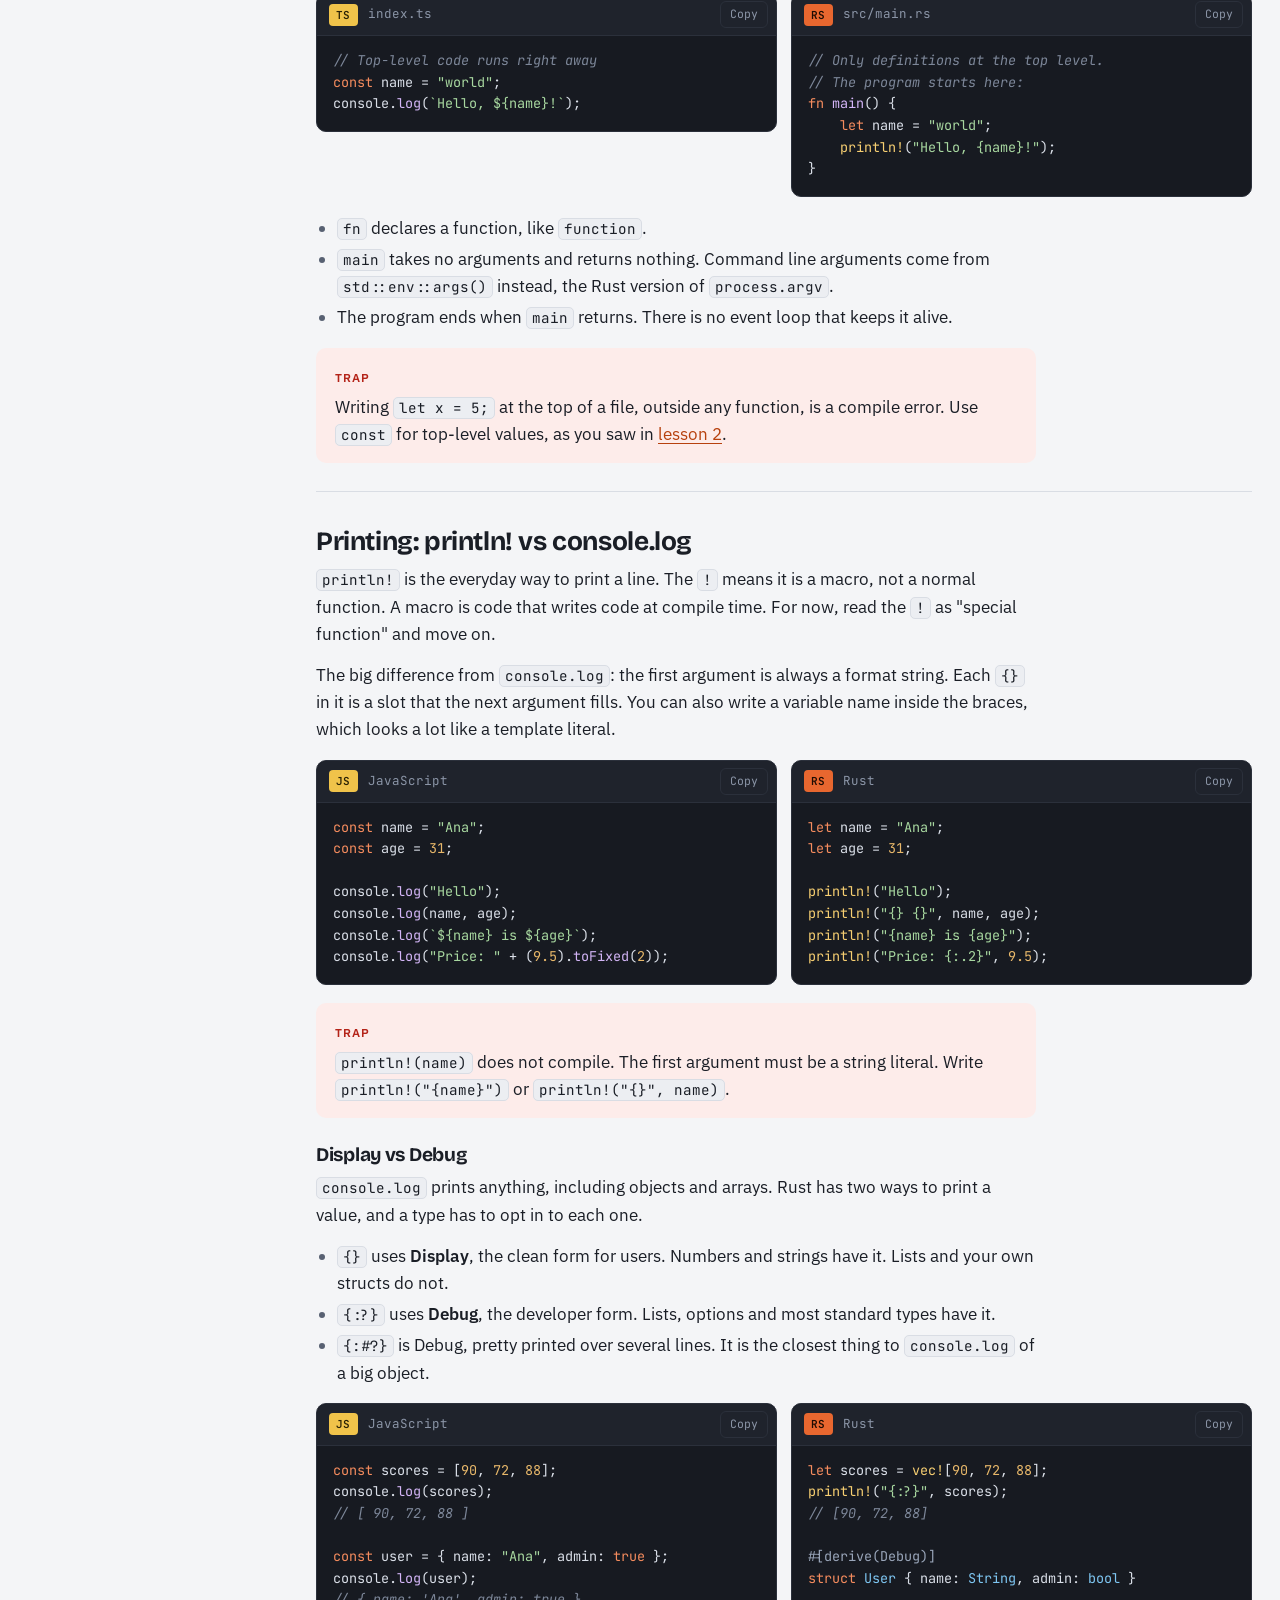
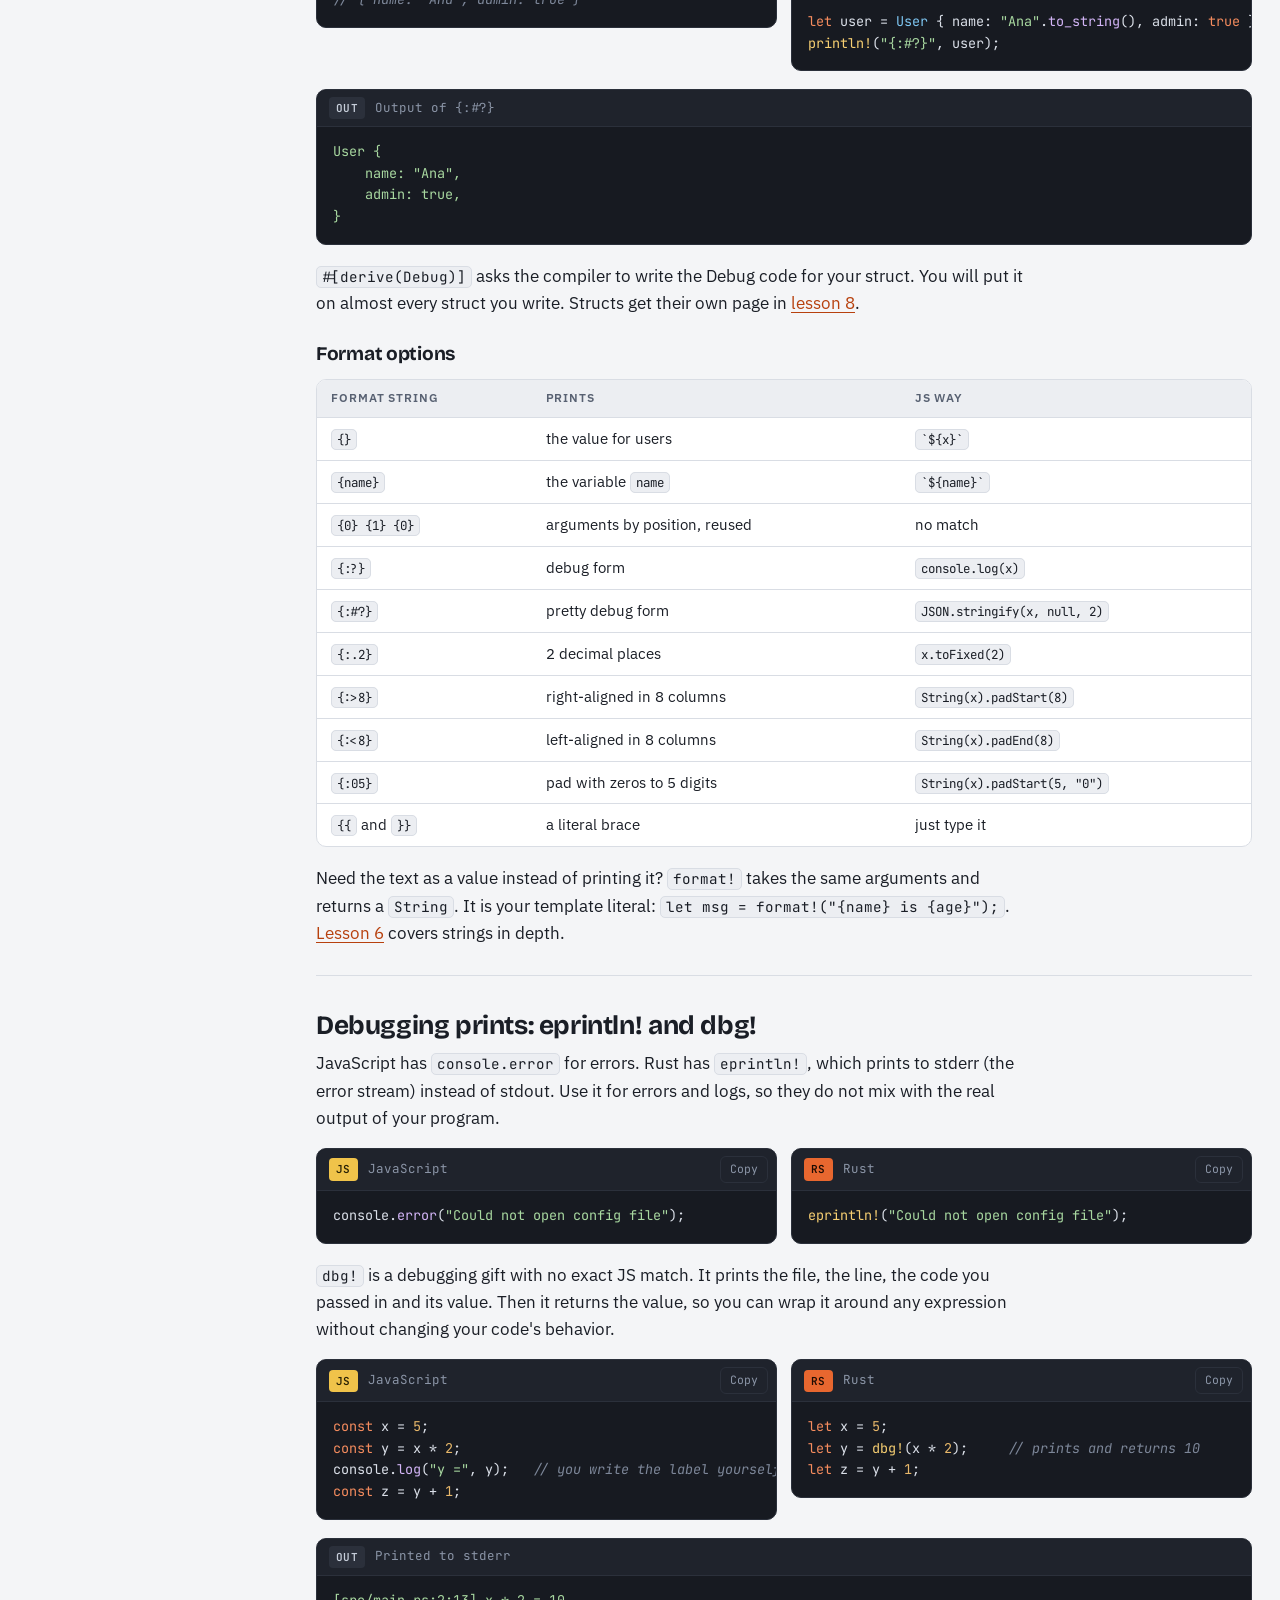
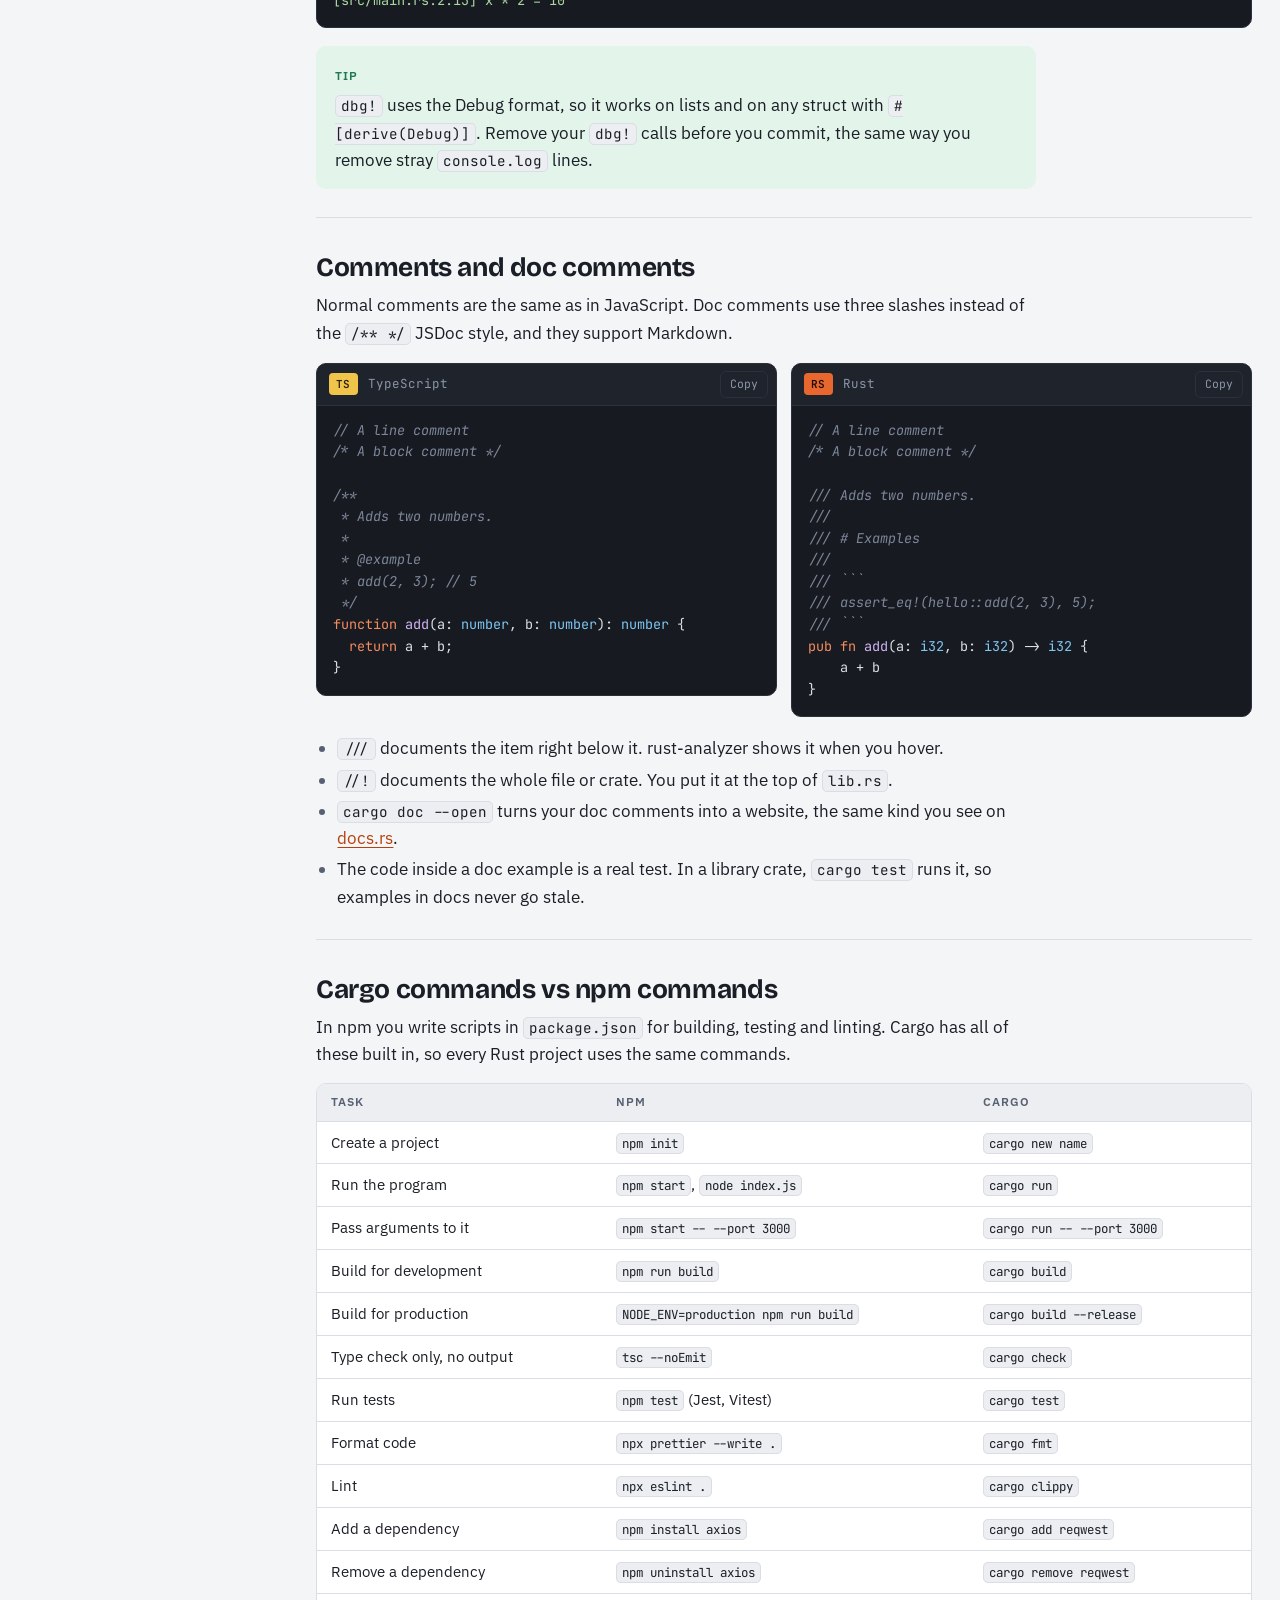
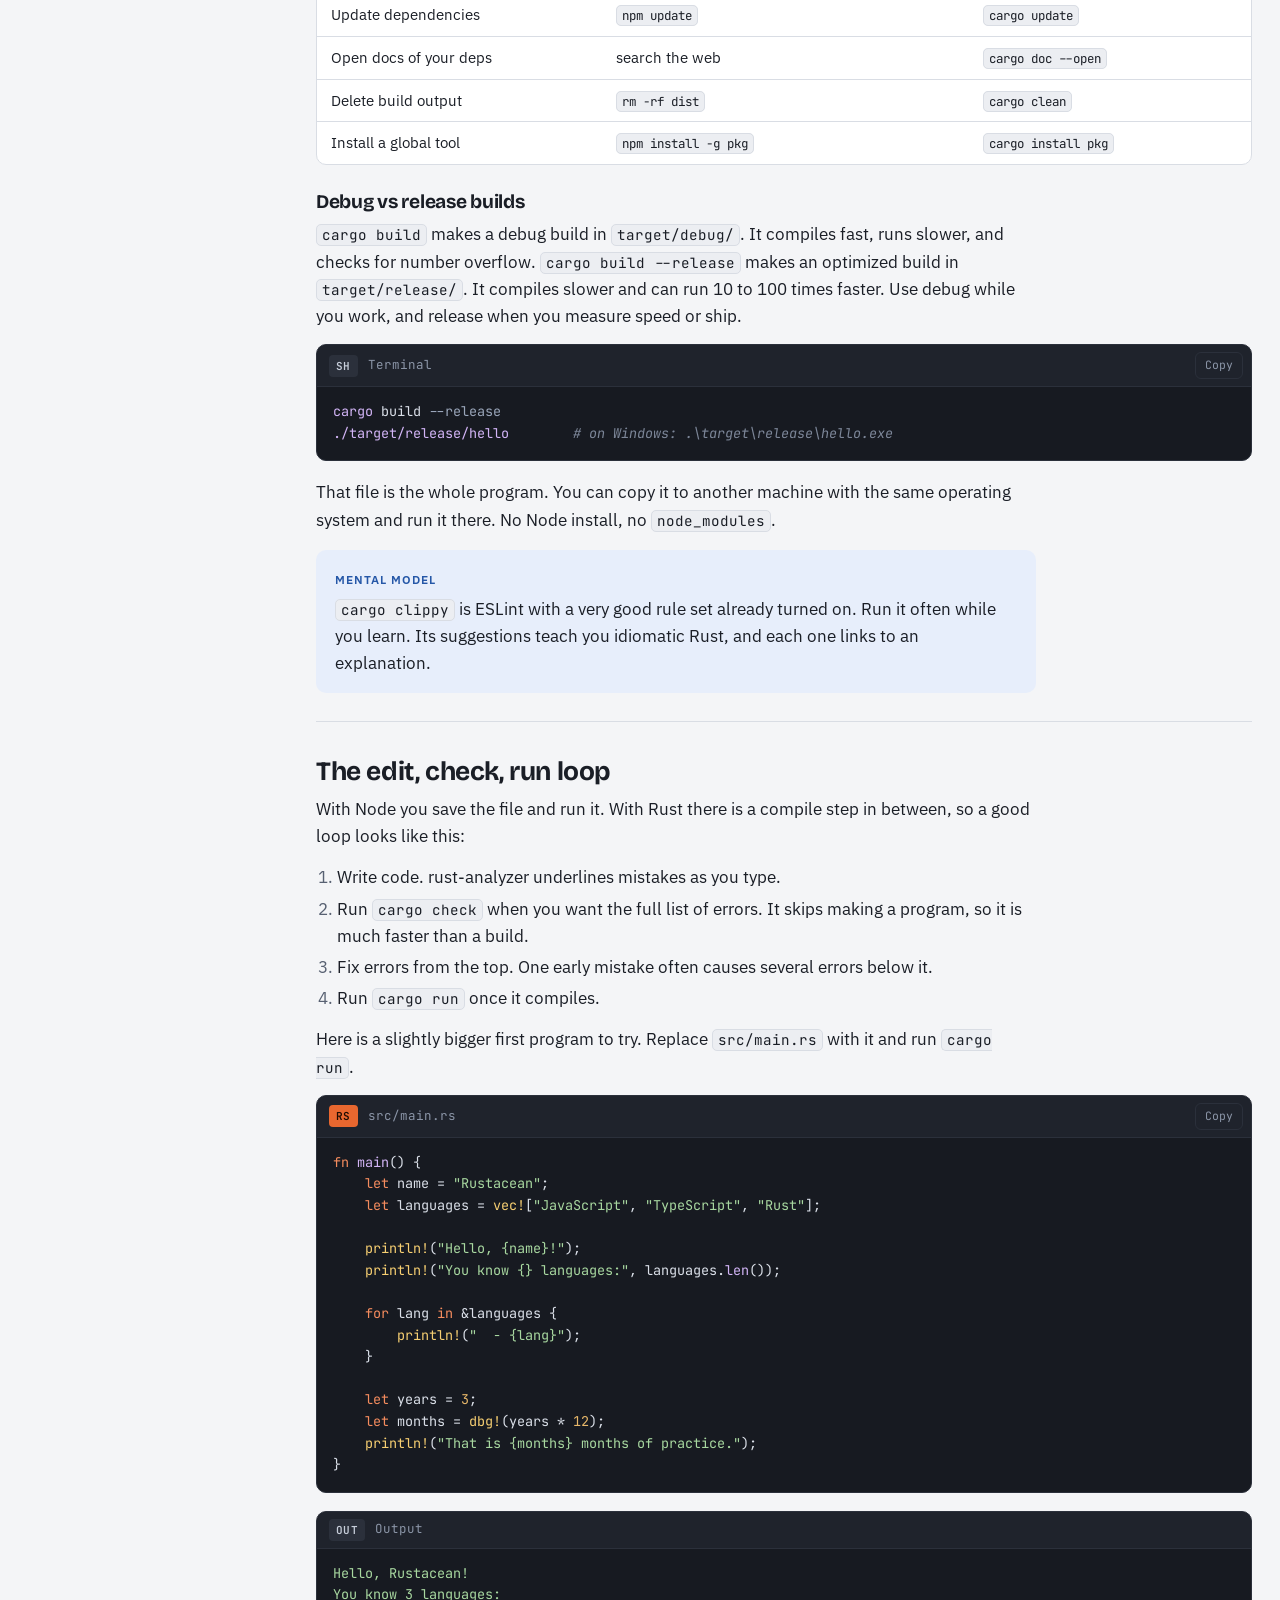
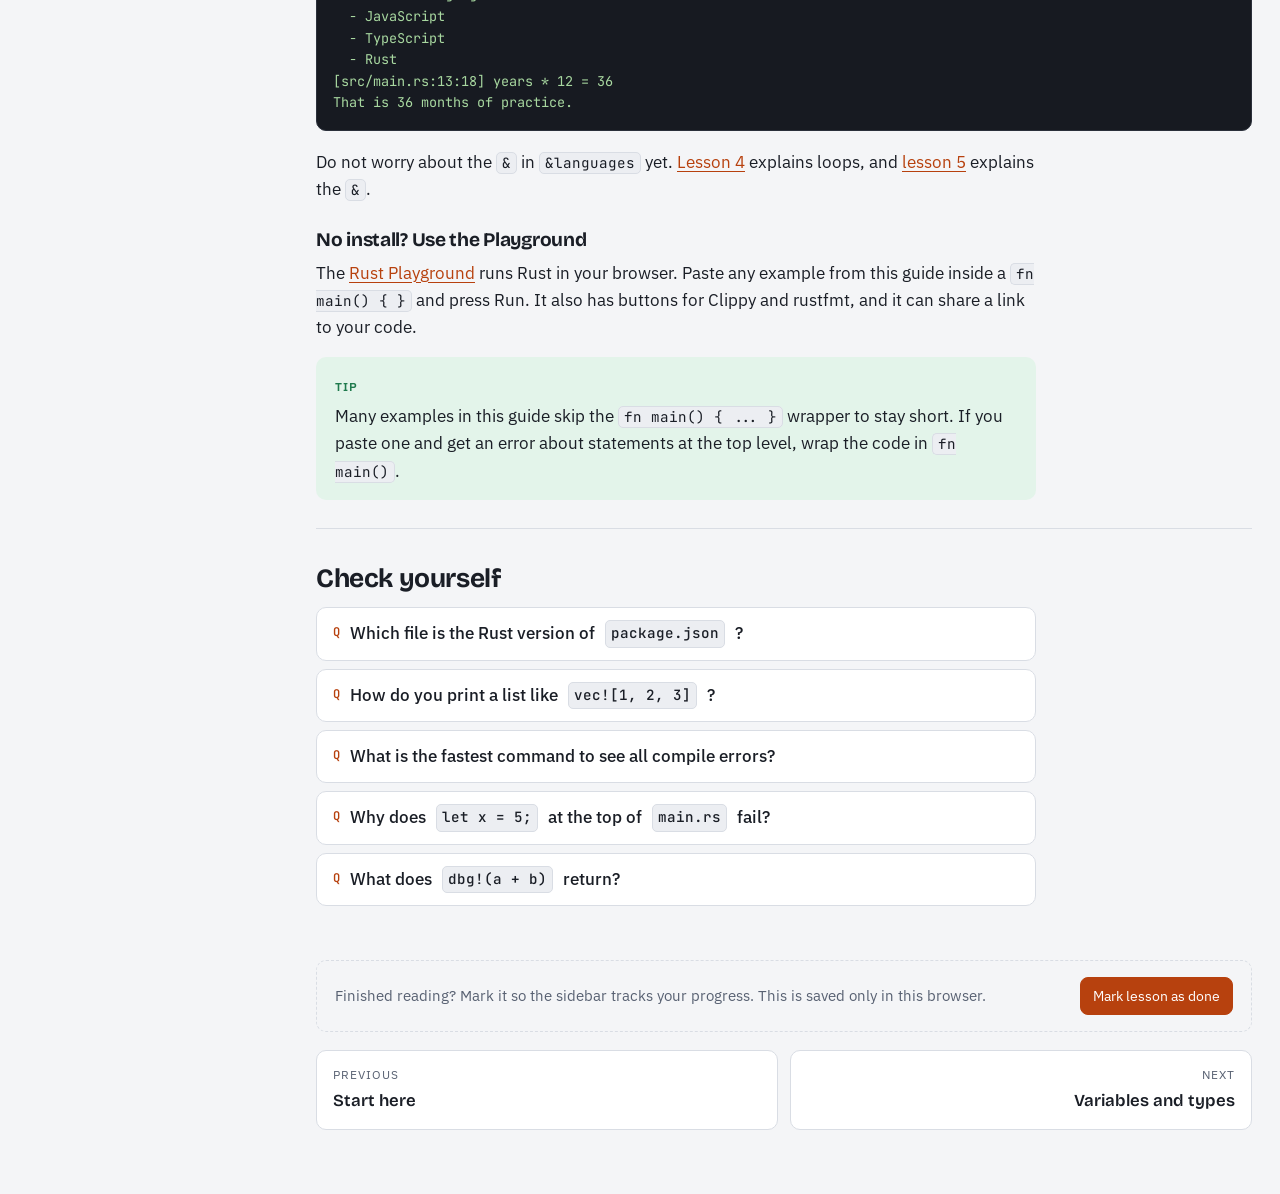
<file: setup.html>
<!doctype html>
<html lang="en">
<head>
<meta charset="utf-8">
<meta name="viewport" content="width=device-width, initial-scale=1">
<title>Setup and first program · Rust from JS</title>
<link rel="preconnect" href="https://fonts.googleapis.com">
<link rel="preconnect" href="https://fonts.gstatic.com" crossorigin>
<link rel="stylesheet" href="https://fonts.googleapis.com/css2?family=Bricolage+Grotesque:opsz,wght@12..96,500;12..96,700&family=IBM+Plex+Sans:ital,wght@0,400;0,500;0,600;1,400&family=JetBrains+Mono:wght@400;600&display=swap">
<link rel="stylesheet" href="assets/style.css">
<script>try{var t=localStorage.getItem('rjs-theme');if(t)document.documentElement.setAttribute('data-theme',t)}catch(e){}</script>
</head>
<body data-page="setup.html">
<main class="lesson">

<header class="lesson-head">
  <p class="eyebrow">Lesson 01 · Getting started</p>
  <h1>Setup and first program</h1>
  <p class="lead">You install one tool, create a project with one command, and run it with another. If you have used Node and npm, almost every step has a direct match.</p>
</header>

<div class="learn">
  <p>You will learn</p>
  <ul>
    <li>How to install Rust with <code>rustup</code> on Windows, macOS and Linux</li>
    <li>How to set up VS Code so it shows errors while you type</li>
    <li>What is inside a Rust project, compared to an npm project</li>
    <li>How to print values with <code>println!</code>, <code>eprintln!</code> and <code>dbg!</code></li>
    <li>The Cargo commands that replace your npm scripts</li>
  </ul>
</div>

<section>
  <h2 data-short="Install">Install Rust with rustup</h2>
  <p>In JavaScript you might use <code>nvm</code> to install and switch Node versions. Rust has the same kind of tool, called <code>rustup</code>. It installs the compiler (<code>rustc</code>), the build tool (<code>cargo</code>) and the standard library, and it keeps them up to date.</p>

  <h3>Windows</h3>
  <ol>
    <li>Go to <a href="https://rustup.rs" target="_blank" rel="noopener">rustup.rs</a> and download <code>rustup-init.exe</code>.</li>
    <li>Run it. If it says you need the Visual Studio C++ Build Tools, let it install them. Rust uses Microsoft's linker (the tool that glues compiled code into an <code>.exe</code>) on Windows.</li>
    <li>Pick the default option (<kbd>1</kbd>) when the installer asks.</li>
    <li>Close your terminal and open a new one, so it picks up the new <code>PATH</code>.</li>
  </ol>
  <p>If you prefer the command line, <code>winget</code> does the same job:</p>
<script type="text/x-code" data-lang="bash" data-title="PowerShell">
winget install Rustlang.Rustup
</script>

  <h3>macOS and Linux</h3>
  <p>Run this one command and pick the default option:</p>
<script type="text/x-code" data-lang="bash">
curl --proto '=https' --tlsv1.2 -sSf https://sh.rustup.rs | sh
</script>
  <p>On macOS you may also need the Xcode command line tools for the linker. Run <code>xcode-select --install</code> if the build later complains about a missing <code>cc</code>.</p>

  <div class="table-wrap">
    <table>
      <thead><tr><th>Job</th><th>JavaScript world</th><th>Rust world</th></tr></thead>
      <tbody>
        <tr><td>Install and switch versions</td><td><code>nvm</code>, <code>fnm</code>, <code>volta</code></td><td><code>rustup</code></td></tr>
        <tr><td>Run or compile code</td><td><code>node</code>, <code>tsc</code></td><td><code>rustc</code> (Cargo calls it for you)</td></tr>
        <tr><td>Packages, scripts, building</td><td><code>npm</code>, <code>pnpm</code>, <code>yarn</code></td><td><code>cargo</code></td></tr>
        <tr><td>Package registry</td><td>npmjs.com</td><td>crates.io</td></tr>
        <tr><td>Update the toolchain</td><td><code>nvm install --lts</code></td><td><code>rustup update</code></td></tr>
      </tbody>
    </table>
  </div>
</section>

<section>
  <h2 data-short="Check it works">Check that it works</h2>
  <p>Open a new terminal and ask both tools for their version. Your numbers will be different. Any version means the install worked.</p>
  <div class="compare">
<script type="text/x-code" data-lang="bash" data-title="Node">
node --version
npm --version
</script>
<script type="text/x-code" data-lang="bash" data-title="Rust">
rustc --version
cargo --version
</script>
  </div>
<script type="text/x-code" data-lang="output">
rustc 1.xx.0 (a1b2c3d4e 2026-10-01)
cargo 1.xx.0 (f5e6d7c8b 2026-09-20)
</script>
  <aside class="callout warn">
    <p class="callout-title">Trap</p>
    <p>"command not found" or "'cargo' is not recognized" almost always means the terminal is older than the install. Close every terminal window, including the one inside VS Code, and open a fresh one.</p>
  </aside>
  <p>Rust ships a new stable version every six weeks. Run <code>rustup update</code> now and then. Old code keeps compiling, because Rust takes backwards compatibility seriously.</p>
</section>

<section>
  <h2 data-short="Editor">Set up your editor</h2>
  <p>Use VS Code and install one extension: <strong>rust-analyzer</strong>. It is the official language server, the Rust version of the TypeScript service that powers your autocomplete and red squiggles.</p>
  <ul>
    <li>It shows compiler errors as you type, so you rarely need to run a build to find them.</li>
    <li>It shows inferred types as grey hints next to your variables. This helps a lot while you learn.</li>
    <li>Hover over any function or type to read its docs.</li>
  </ul>
  <aside class="callout tip">
    <p class="callout-title">Tip</p>
    <p>Do not install the old extension called just "Rust". It is deprecated. You want "rust-analyzer" by The Rust Programming Language. Turn on "Format on Save" too. It runs <code>rustfmt</code>, which works like Prettier.</p>
  </aside>
  <p>JetBrains users can use RustRover. Zed, Neovim and Helix all support rust-analyzer out of the box.</p>
</section>

<section>
  <h2 data-short="New project">Create your first project</h2>
  <p>In Node you run <code>npm init -y</code> and then write an <code>index.js</code> yourself. Cargo creates the folder, the config file, a working Hello World and a git repo in one step.</p>
  <div class="compare">
<script type="text/x-code" data-lang="bash" data-title="Node">
mkdir hello
cd hello
npm init -y
echo 'console.log("Hello, world!")' > index.js
node index.js
</script>
<script type="text/x-code" data-lang="bash" data-title="Rust">
cargo new hello
cd hello
cargo run
</script>
  </div>
<script type="text/x-code" data-lang="output" data-title="Output of cargo run">
   Compiling hello v0.1.0 (/home/you/hello)
    Finished `dev` profile [unoptimized + debuginfo] target(s) in 0.61s
     Running `target/debug/hello`
Hello, world!
</script>
  <p><code>cargo run</code> did two things. It compiled your code into a program, then it ran that program. The first build of a project is slower. After that Cargo only rebuilds what changed.</p>
  <p>Want a library instead of a program? <code>cargo new mylib --lib</code> creates <code>src/lib.rs</code> instead of <code>src/main.rs</code>. That is the Rust version of a package you publish to npm.</p>
</section>

<section>
  <h2 data-short="Project anatomy">What is inside a project</h2>
  <p>Here is what Cargo made, next to a typical TypeScript project.</p>
  <div class="compare">
<script type="text/x-code" data-lang="text" data-title="TypeScript project">
my-app/
├── package.json
├── package-lock.json
├── tsconfig.json
├── node_modules/
├── dist/
└── src/
    └── index.ts
</script>
<script type="text/x-code" data-lang="text" data-title="Rust project">
hello/
├── Cargo.toml
├── Cargo.lock
├── .gitignore
├── target/
└── src/
    └── main.rs
</script>
  </div>
  <div class="table-wrap">
    <table>
      <thead><tr><th>Rust file</th><th>JS match</th><th>What it does</th></tr></thead>
      <tbody>
        <tr><td><code>Cargo.toml</code></td><td><code>package.json</code></td><td>Name, version and dependencies. Written in TOML, not JSON.</td></tr>
        <tr><td><code>Cargo.lock</code></td><td><code>package-lock.json</code></td><td>Exact versions of every dependency. Commit it for programs.</td></tr>
        <tr><td><code>src/main.rs</code></td><td><code>src/index.ts</code></td><td>The entry point of a program.</td></tr>
        <tr><td><code>src/lib.rs</code></td><td>the <code>main</code> file of a library</td><td>The entry point of a library crate.</td></tr>
        <tr><td><code>target/</code></td><td><code>dist/</code> + build cache</td><td>Compiled output. Git ignores it. It gets big, delete it with <code>cargo clean</code>.</td></tr>
        <tr><td>no folder</td><td><code>node_modules/</code></td><td>Cargo keeps downloaded crates in one shared cache in your home folder, not per project.</td></tr>
        <tr><td>no file</td><td><code>tsconfig.json</code></td><td>Rust has no separate compiler config for most projects. Settings live in <code>Cargo.toml</code>.</td></tr>
      </tbody>
    </table>
  </div>
  <p>Open <code>Cargo.toml</code>. It is short:</p>
  <div class="compare">
<script type="text/x-code" data-lang="text" data-title="package.json">
{
  "name": "hello",
  "version": "0.1.0",
  "type": "module",
  "dependencies": {}
}
</script>
<script type="text/x-code" data-lang="toml" data-title="Cargo.toml">
[package]
name = "hello"
version = "0.1.0"
edition = "2024"

[dependencies]
</script>
  </div>
  <p>The <code>edition</code> line picks a set of language rules. Editions come out every few years (2015, 2018, 2021, 2024). New Cargo versions use the newest one. Crates from different editions work together, so you do not need to think about it as a beginner.</p>
</section>

<section>
  <h2 data-short="main">main is the entry point</h2>
  <p>A Node script runs from top to bottom. Any line at the top level of the file runs. Rust does not work that way. A program always starts by calling a function named <code>main</code>, and the top level of a file can only hold definitions (functions, structs, constants, imports).</p>
  <div class="compare">
<script type="text/x-code" data-lang="ts" data-title="index.ts">
// Top-level code runs right away
const name = "world";
console.log(`Hello, ${name}!`);
</script>
<script type="text/x-code" data-lang="rust" data-title="src/main.rs">
// Only definitions at the top level.
// The program starts here:
fn main() {
    let name = "world";
    println!("Hello, {name}!");
}
</script>
  </div>
  <ul>
    <li><code>fn</code> declares a function, like <code>function</code>.</li>
    <li><code>main</code> takes no arguments and returns nothing. Command line arguments come from <code>std::env::args()</code> instead, the Rust version of <code>process.argv</code>.</li>
    <li>The program ends when <code>main</code> returns. There is no event loop that keeps it alive.</li>
  </ul>
  <aside class="callout warn">
    <p class="callout-title">Trap</p>
    <p>Writing <code>let x = 5;</code> at the top of a file, outside any function, is a compile error. Use <code>const</code> for top-level values, as you saw in <a href="variables.html">lesson 2</a>.</p>
  </aside>
</section>

<section>
  <h2 data-short="Printing">Printing: println! vs console.log</h2>
  <p><code>println!</code> is the everyday way to print a line. The <code>!</code> means it is a macro, not a normal function. A macro is code that writes code at compile time. For now, read the <code>!</code> as "special function" and move on.</p>
  <p>The big difference from <code>console.log</code>: the first argument is always a format string. Each <code>{}</code> in it is a slot that the next argument fills. You can also write a variable name inside the braces, which looks a lot like a template literal.</p>
  <div class="compare">
<script type="text/x-code" data-lang="js">
const name = "Ana";
const age = 31;

console.log("Hello");
console.log(name, age);
console.log(`${name} is ${age}`);
console.log("Price: " + (9.5).toFixed(2));
</script>
<script type="text/x-code" data-lang="rust">
let name = "Ana";
let age = 31;

println!("Hello");
println!("{} {}", name, age);
println!("{name} is {age}");
println!("Price: {:.2}", 9.5);
</script>
  </div>
  <aside class="callout warn">
    <p class="callout-title">Trap</p>
    <p><code>println!(name)</code> does not compile. The first argument must be a string literal. Write <code>println!("{name}")</code> or <code>println!("{}", name)</code>.</p>
  </aside>

  <h3>Display vs Debug</h3>
  <p><code>console.log</code> prints anything, including objects and arrays. Rust has two ways to print a value, and a type has to opt in to each one.</p>
  <ul>
    <li><code>{}</code> uses <strong>Display</strong>, the clean form for users. Numbers and strings have it. Lists and your own structs do not.</li>
    <li><code>{:?}</code> uses <strong>Debug</strong>, the developer form. Lists, options and most standard types have it.</li>
    <li><code>{:#?}</code> is Debug, pretty printed over several lines. It is the closest thing to <code>console.log</code> of a big object.</li>
  </ul>
  <div class="compare">
<script type="text/x-code" data-lang="js">
const scores = [90, 72, 88];
console.log(scores);
// [ 90, 72, 88 ]

const user = { name: "Ana", admin: true };
console.log(user);
// { name: 'Ana', admin: true }
</script>
<script type="text/x-code" data-lang="rust">
let scores = vec![90, 72, 88];
println!("{:?}", scores);
// [90, 72, 88]

#[derive(Debug)]
struct User { name: String, admin: bool }

let user = User { name: "Ana".to_string(), admin: true };
println!("{:#?}", user);
</script>
  </div>
<script type="text/x-code" data-lang="output" data-title="Output of {:#?}">
User {
    name: "Ana",
    admin: true,
}
</script>
  <p><code>#[derive(Debug)]</code> asks the compiler to write the Debug code for your struct. You will put it on almost every struct you write. Structs get their own page in <a href="objects.html">lesson 8</a>.</p>

  <h3>Format options</h3>
  <div class="table-wrap">
    <table>
      <thead><tr><th>Format string</th><th>Prints</th><th>JS way</th></tr></thead>
      <tbody>
        <tr><td><code>{}</code></td><td>the value for users</td><td><code>`${x}`</code></td></tr>
        <tr><td><code>{name}</code></td><td>the variable <code>name</code></td><td><code>`${name}`</code></td></tr>
        <tr><td><code>{0} {1} {0}</code></td><td>arguments by position, reused</td><td>no match</td></tr>
        <tr><td><code>{:?}</code></td><td>debug form</td><td><code>console.log(x)</code></td></tr>
        <tr><td><code>{:#?}</code></td><td>pretty debug form</td><td><code>JSON.stringify(x, null, 2)</code></td></tr>
        <tr><td><code>{:.2}</code></td><td>2 decimal places</td><td><code>x.toFixed(2)</code></td></tr>
        <tr><td><code>{:&gt;8}</code></td><td>right-aligned in 8 columns</td><td><code>String(x).padStart(8)</code></td></tr>
        <tr><td><code>{:&lt;8}</code></td><td>left-aligned in 8 columns</td><td><code>String(x).padEnd(8)</code></td></tr>
        <tr><td><code>{:05}</code></td><td>pad with zeros to 5 digits</td><td><code>String(x).padStart(5, "0")</code></td></tr>
        <tr><td><code>{{</code> and <code>}}</code></td><td>a literal brace</td><td>just type it</td></tr>
      </tbody>
    </table>
  </div>
  <p>Need the text as a value instead of printing it? <code>format!</code> takes the same arguments and returns a <code>String</code>. It is your template literal: <code>let msg = format!("{name} is {age}");</code>. <a href="strings.html">Lesson 6</a> covers strings in depth.</p>
</section>

<section>
  <h2 data-short="Debug prints">Debugging prints: eprintln! and dbg!</h2>
  <p>JavaScript has <code>console.error</code> for errors. Rust has <code>eprintln!</code>, which prints to stderr (the error stream) instead of stdout. Use it for errors and logs, so they do not mix with the real output of your program.</p>
  <div class="compare">
<script type="text/x-code" data-lang="js">
console.error("Could not open config file");
</script>
<script type="text/x-code" data-lang="rust">
eprintln!("Could not open config file");
</script>
  </div>
  <p><code>dbg!</code> is a debugging gift with no exact JS match. It prints the file, the line, the code you passed in and its value. Then it returns the value, so you can wrap it around any expression without changing your code's behavior.</p>
  <div class="compare">
<script type="text/x-code" data-lang="js">
const x = 5;
const y = x * 2;
console.log("y =", y);   // you write the label yourself
const z = y + 1;
</script>
<script type="text/x-code" data-lang="rust">
let x = 5;
let y = dbg!(x * 2);     // prints and returns 10
let z = y + 1;
</script>
  </div>
<script type="text/x-code" data-lang="output" data-title="Printed to stderr">
[src/main.rs:2:13] x * 2 = 10
</script>
  <aside class="callout tip">
    <p class="callout-title">Tip</p>
    <p><code>dbg!</code> uses the Debug format, so it works on lists and on any struct with <code>#[derive(Debug)]</code>. Remove your <code>dbg!</code> calls before you commit, the same way you remove stray <code>console.log</code> lines.</p>
  </aside>
</section>

<section>
  <h2>Comments and doc comments</h2>
  <p>Normal comments are the same as in JavaScript. Doc comments use three slashes instead of the <code>/** */</code> JSDoc style, and they support Markdown.</p>
  <div class="compare">
<script type="text/x-code" data-lang="ts">
// A line comment
/* A block comment */

/**
 * Adds two numbers.
 *
 * @example
 * add(2, 3); // 5
 */
function add(a: number, b: number): number {
  return a + b;
}
</script>
<script type="text/x-code" data-lang="rust">
// A line comment
/* A block comment */

/// Adds two numbers.
///
/// # Examples
///
/// ```
/// assert_eq!(hello::add(2, 3), 5);
/// ```
pub fn add(a: i32, b: i32) -> i32 {
    a + b
}
</script>
  </div>
  <ul>
    <li><code>///</code> documents the item right below it. rust-analyzer shows it when you hover.</li>
    <li><code>//!</code> documents the whole file or crate. You put it at the top of <code>lib.rs</code>.</li>
    <li><code>cargo doc --open</code> turns your doc comments into a website, the same kind you see on <a href="https://docs.rs" target="_blank" rel="noopener">docs.rs</a>.</li>
    <li>The code inside a doc example is a real test. In a library crate, <code>cargo test</code> runs it, so examples in docs never go stale.</li>
  </ul>
</section>

<section>
  <h2 data-short="Cargo commands">Cargo commands vs npm commands</h2>
  <p>In npm you write scripts in <code>package.json</code> for building, testing and linting. Cargo has all of these built in, so every Rust project uses the same commands.</p>
  <div class="table-wrap">
    <table>
      <thead><tr><th>Task</th><th>npm</th><th>Cargo</th></tr></thead>
      <tbody>
        <tr><td>Create a project</td><td><code>npm init</code></td><td><code>cargo new name</code></td></tr>
        <tr><td>Run the program</td><td><code>npm start</code>, <code>node index.js</code></td><td><code>cargo run</code></td></tr>
        <tr><td>Pass arguments to it</td><td><code>npm start -- --port 3000</code></td><td><code>cargo run -- --port 3000</code></td></tr>
        <tr><td>Build for development</td><td><code>npm run build</code></td><td><code>cargo build</code></td></tr>
        <tr><td>Build for production</td><td><code>NODE_ENV=production npm run build</code></td><td><code>cargo build --release</code></td></tr>
        <tr><td>Type check only, no output</td><td><code>tsc --noEmit</code></td><td><code>cargo check</code></td></tr>
        <tr><td>Run tests</td><td><code>npm test</code> (Jest, Vitest)</td><td><code>cargo test</code></td></tr>
        <tr><td>Format code</td><td><code>npx prettier --write .</code></td><td><code>cargo fmt</code></td></tr>
        <tr><td>Lint</td><td><code>npx eslint .</code></td><td><code>cargo clippy</code></td></tr>
        <tr><td>Add a dependency</td><td><code>npm install axios</code></td><td><code>cargo add reqwest</code></td></tr>
        <tr><td>Remove a dependency</td><td><code>npm uninstall axios</code></td><td><code>cargo remove reqwest</code></td></tr>
        <tr><td>Update dependencies</td><td><code>npm update</code></td><td><code>cargo update</code></td></tr>
        <tr><td>Open docs of your deps</td><td>search the web</td><td><code>cargo doc --open</code></td></tr>
        <tr><td>Delete build output</td><td><code>rm -rf dist</code></td><td><code>cargo clean</code></td></tr>
        <tr><td>Install a global tool</td><td><code>npm install -g pkg</code></td><td><code>cargo install pkg</code></td></tr>
      </tbody>
    </table>
  </div>
  <h3>Debug vs release builds</h3>
  <p><code>cargo build</code> makes a debug build in <code>target/debug/</code>. It compiles fast, runs slower, and checks for number overflow. <code>cargo build --release</code> makes an optimized build in <code>target/release/</code>. It compiles slower and can run 10 to 100 times faster. Use debug while you work, and release when you measure speed or ship.</p>
<script type="text/x-code" data-lang="bash">
cargo build --release
./target/release/hello        # on Windows: .\target\release\hello.exe
</script>
  <p>That file is the whole program. You can copy it to another machine with the same operating system and run it there. No Node install, no <code>node_modules</code>.</p>
  <aside class="callout note">
    <p class="callout-title">Mental model</p>
    <p><code>cargo clippy</code> is ESLint with a very good rule set already turned on. Run it often while you learn. Its suggestions teach you idiomatic Rust, and each one links to an explanation.</p>
  </aside>
</section>

<section>
  <h2 data-short="Work loop">The edit, check, run loop</h2>
  <p>With Node you save the file and run it. With Rust there is a compile step in between, so a good loop looks like this:</p>
  <ol>
    <li>Write code. rust-analyzer underlines mistakes as you type.</li>
    <li>Run <code>cargo check</code> when you want the full list of errors. It skips making a program, so it is much faster than a build.</li>
    <li>Fix errors from the top. One early mistake often causes several errors below it.</li>
    <li>Run <code>cargo run</code> once it compiles.</li>
  </ol>
  <p>Here is a slightly bigger first program to try. Replace <code>src/main.rs</code> with it and run <code>cargo run</code>.</p>
<script type="text/x-code" data-lang="rust" data-title="src/main.rs">
fn main() {
    let name = "Rustacean";
    let languages = vec!["JavaScript", "TypeScript", "Rust"];

    println!("Hello, {name}!");
    println!("You know {} languages:", languages.len());

    for lang in &languages {
        println!("  - {lang}");
    }

    let years = 3;
    let months = dbg!(years * 12);
    println!("That is {months} months of practice.");
}
</script>
<script type="text/x-code" data-lang="output">
Hello, Rustacean!
You know 3 languages:
  - JavaScript
  - TypeScript
  - Rust
[src/main.rs:13:18] years * 12 = 36
That is 36 months of practice.
</script>
  <p>Do not worry about the <code>&amp;</code> in <code>&amp;languages</code> yet. <a href="control-flow.html">Lesson 4</a> explains loops, and <a href="ownership.html">lesson 5</a> explains the <code>&amp;</code>.</p>

  <h3>No install? Use the Playground</h3>
  <p>The <a href="https://play.rust-lang.org" target="_blank" rel="noopener">Rust Playground</a> runs Rust in your browser. Paste any example from this guide inside a <code>fn main() { }</code> and press Run. It also has buttons for Clippy and rustfmt, and it can share a link to your code.</p>
  <aside class="callout tip">
    <p class="callout-title">Tip</p>
    <p>Many examples in this guide skip the <code>fn main() { ... }</code> wrapper to stay short. If you paste one and get an error about statements at the top level, wrap the code in <code>fn main()</code>.</p>
  </aside>
</section>

<section>
  <h2>Check yourself</h2>
  <div class="quiz">
    <details>
      <summary>Which file is the Rust version of <code>package.json</code>?</summary>
      <div><p><code>Cargo.toml</code>. It holds the package name, version and dependencies, written in TOML.</p></div>
    </details>
    <details>
      <summary>How do you print a list like <code>vec![1, 2, 3]</code>?</summary>
      <div><p>Use the Debug format: <code>println!("{:?}", list)</code>. Plain <code>{}</code> does not work for lists, because they do not have a Display form.</p></div>
    </details>
    <details>
      <summary>What is the fastest command to see all compile errors?</summary>
      <div><p><code>cargo check</code>. It runs the compiler's checks but skips making a program.</p></div>
    </details>
    <details>
      <summary>Why does <code>let x = 5;</code> at the top of <code>main.rs</code> fail?</summary>
      <div><p>The top level of a Rust file only holds definitions. Code runs inside <code>fn main()</code>. Use <code>const X: i32 = 5;</code> for a top-level value.</p></div>
    </details>
    <details>
      <summary>What does <code>dbg!(a + b)</code> return?</summary>
      <div><p>The value of <code>a + b</code>. It prints the file, line, expression and value to stderr, then hands the value back, so you can wrap it around code without changing what the code does.</p></div>
    </details>
  </div>
</section>

</main>
<script src="assets/app.js"></script>
</body>
</html>
</file>
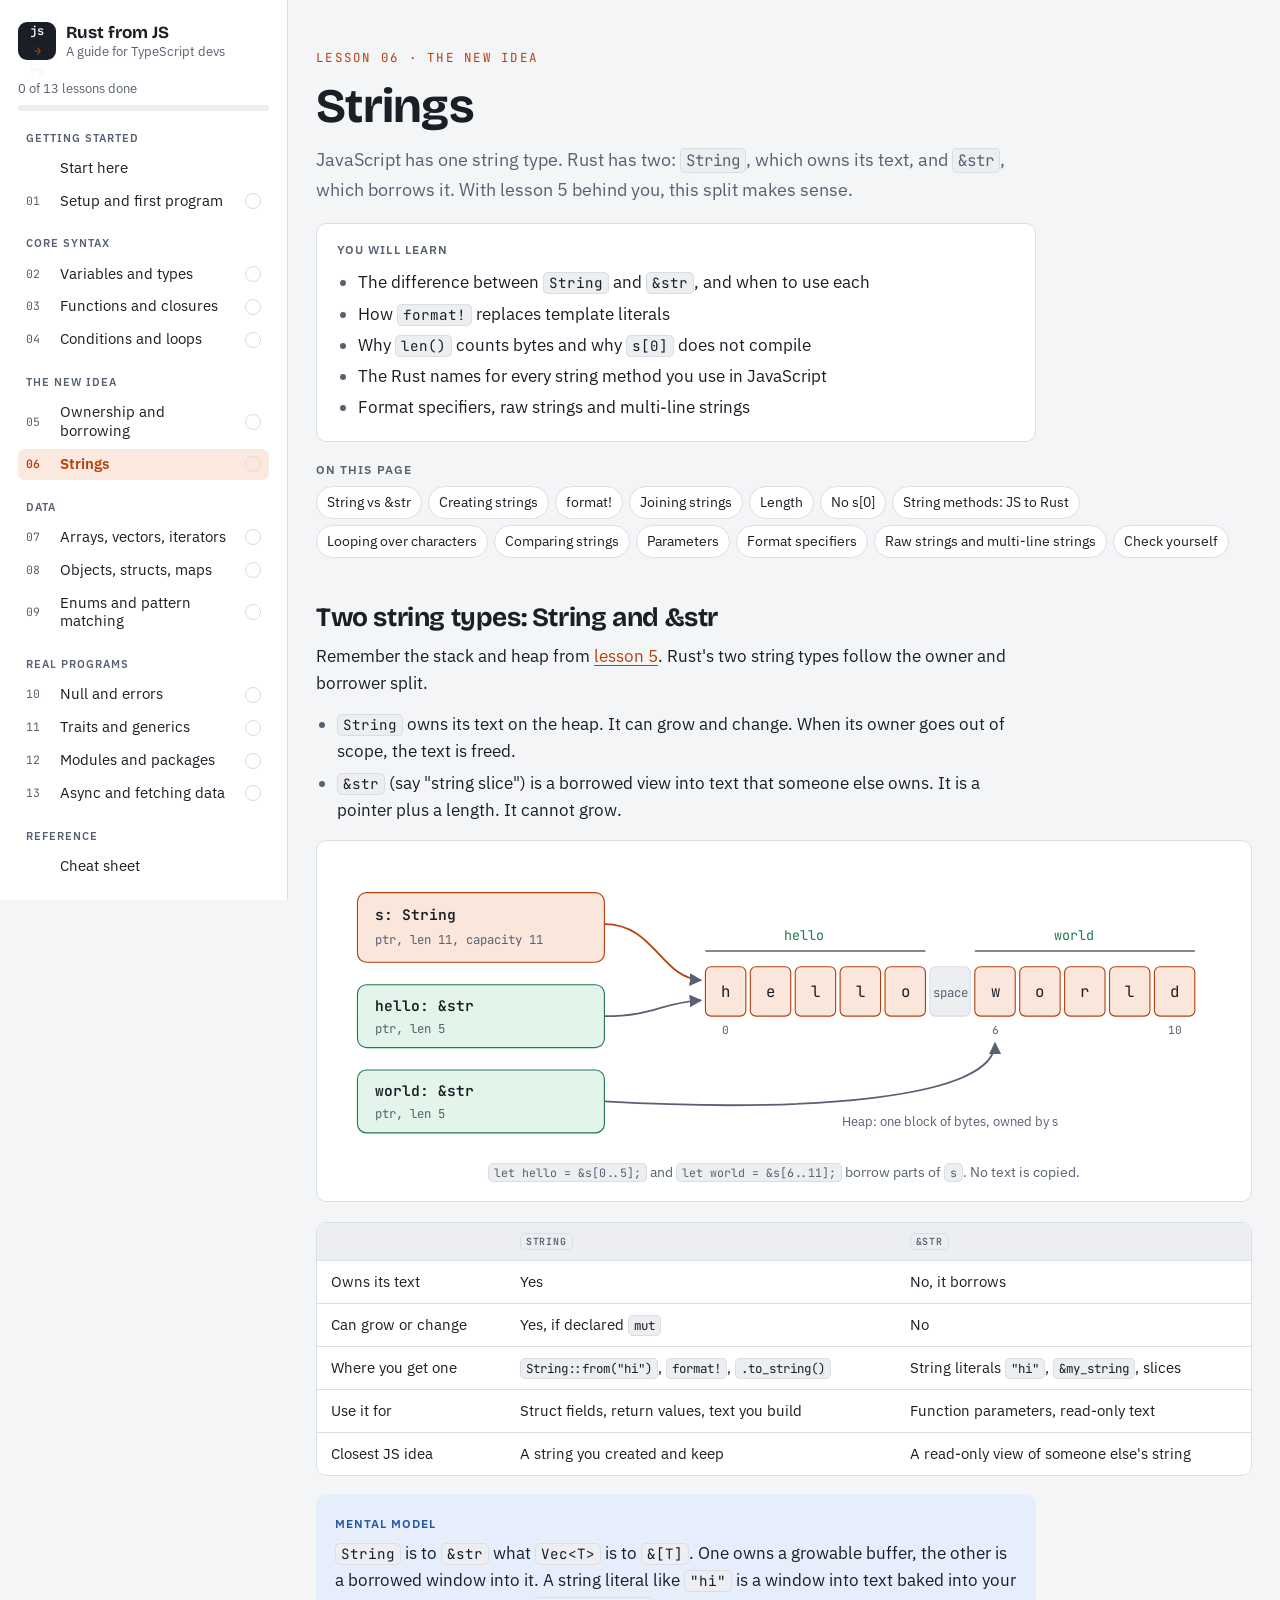
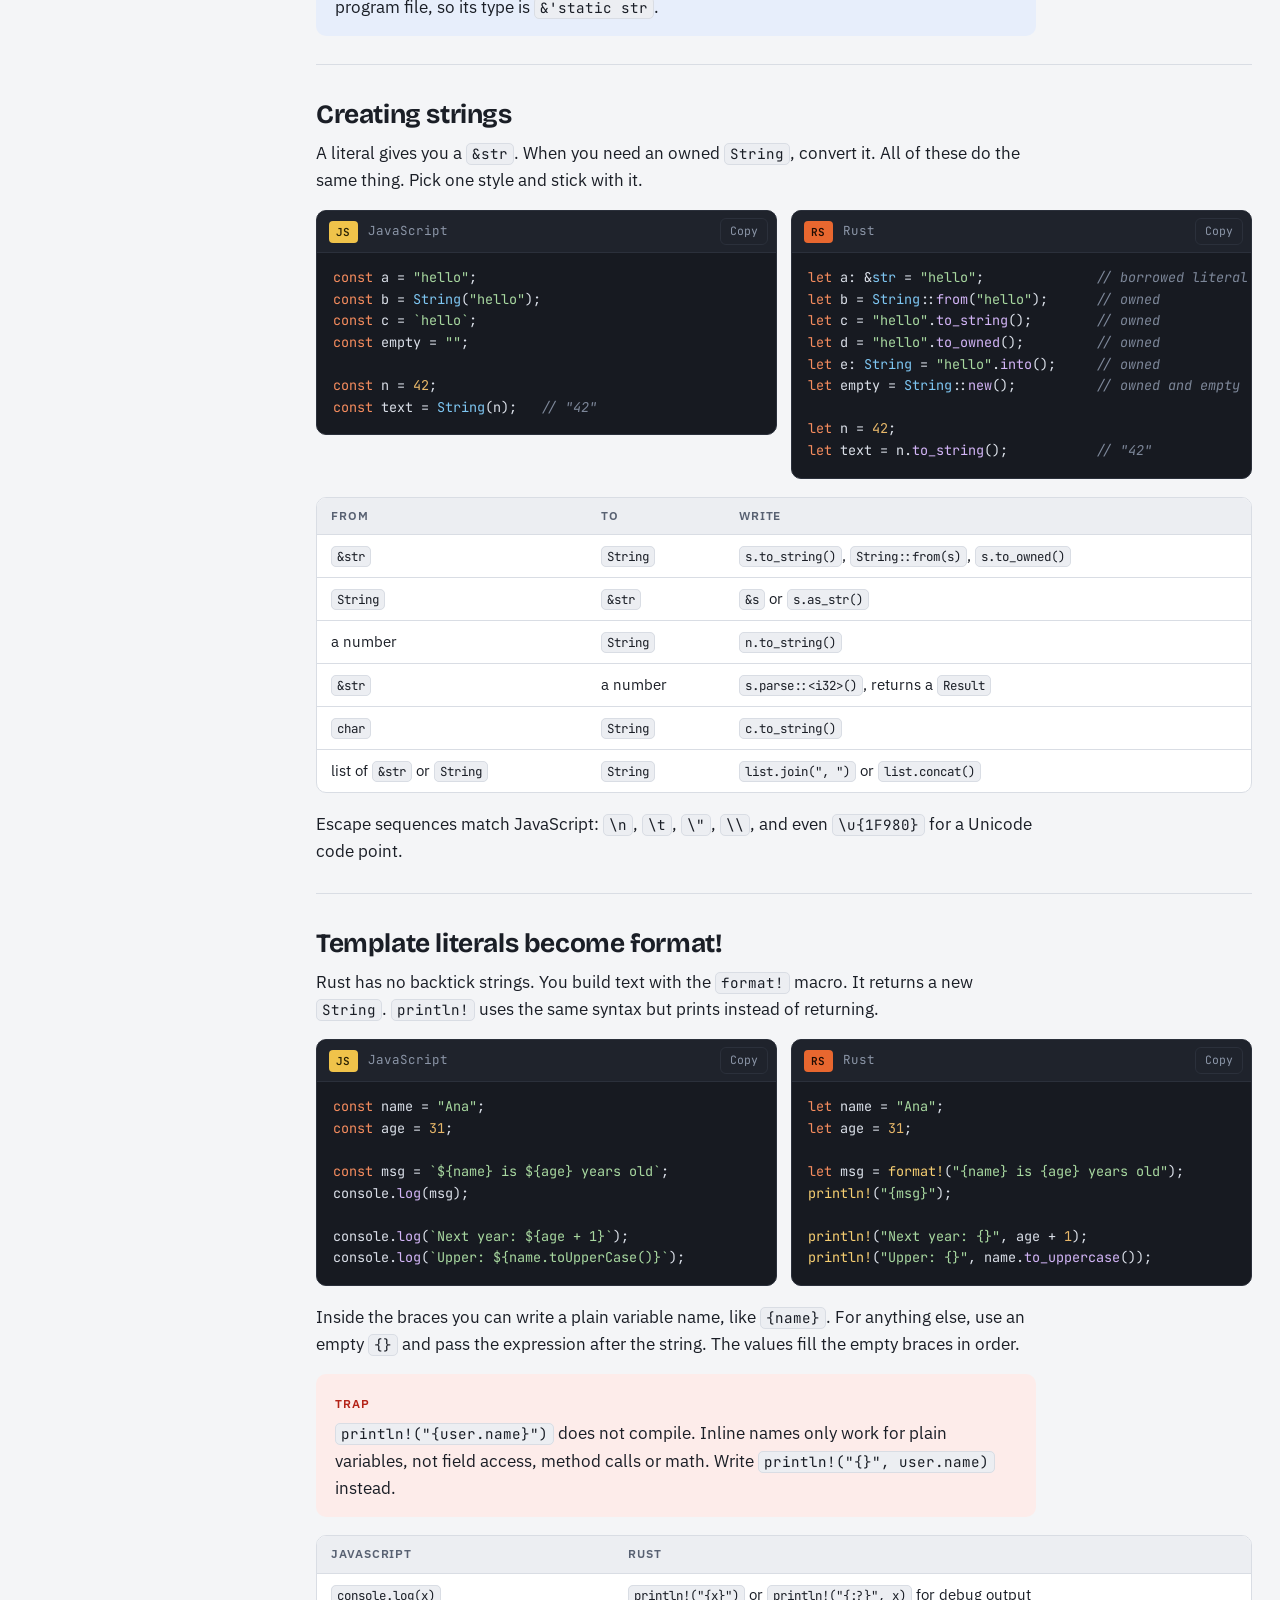
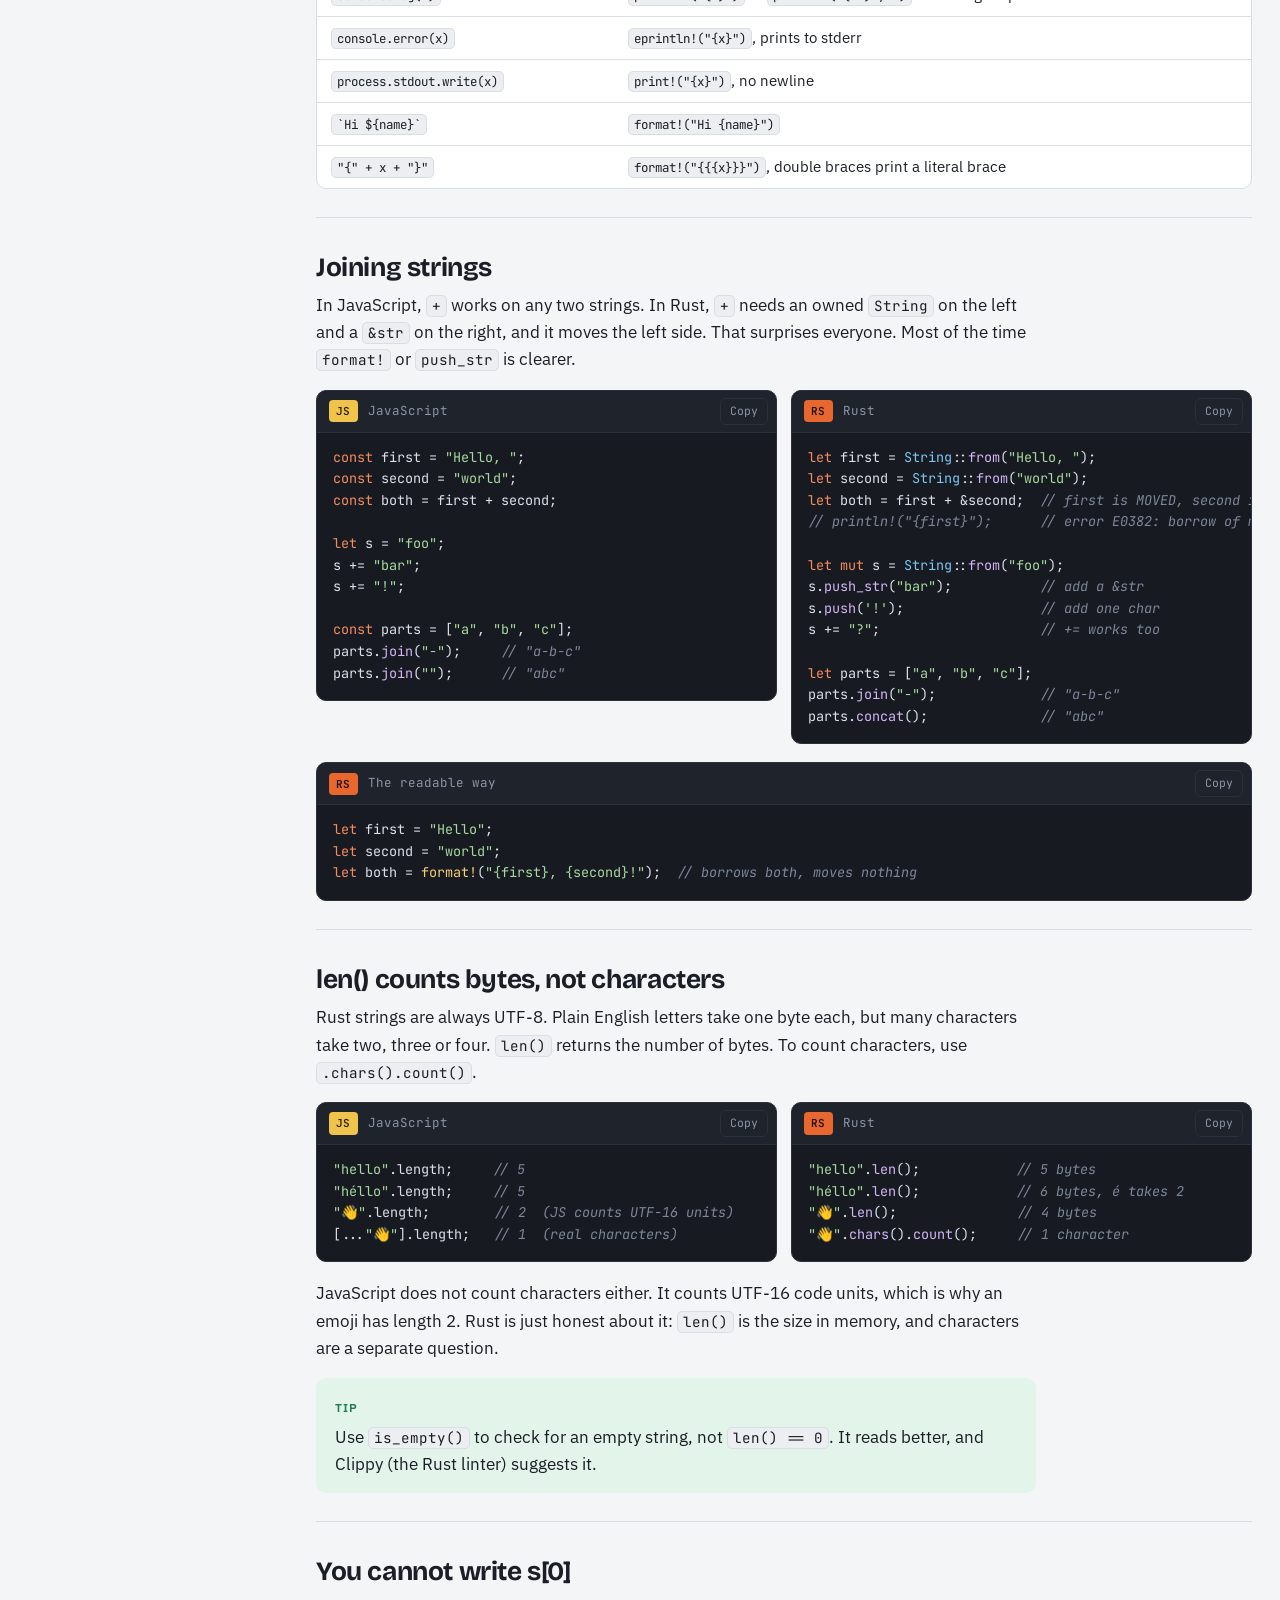
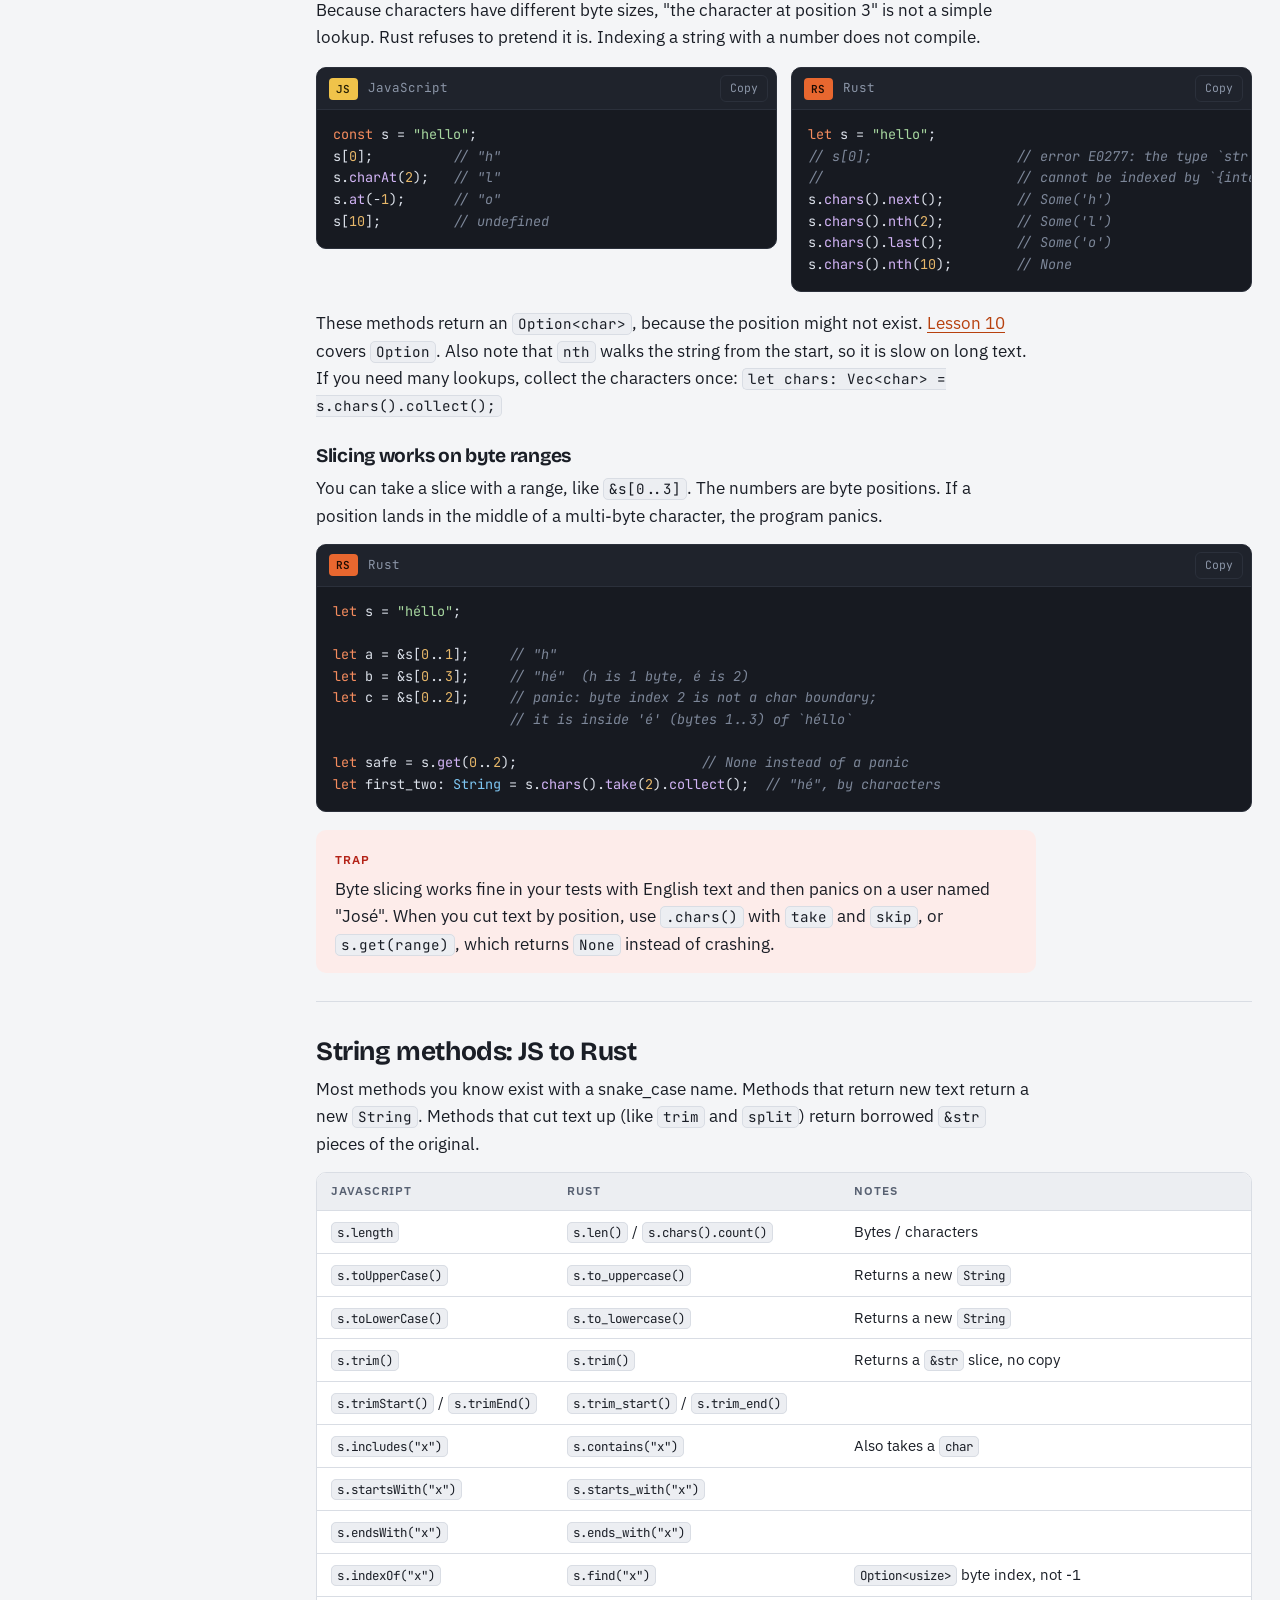
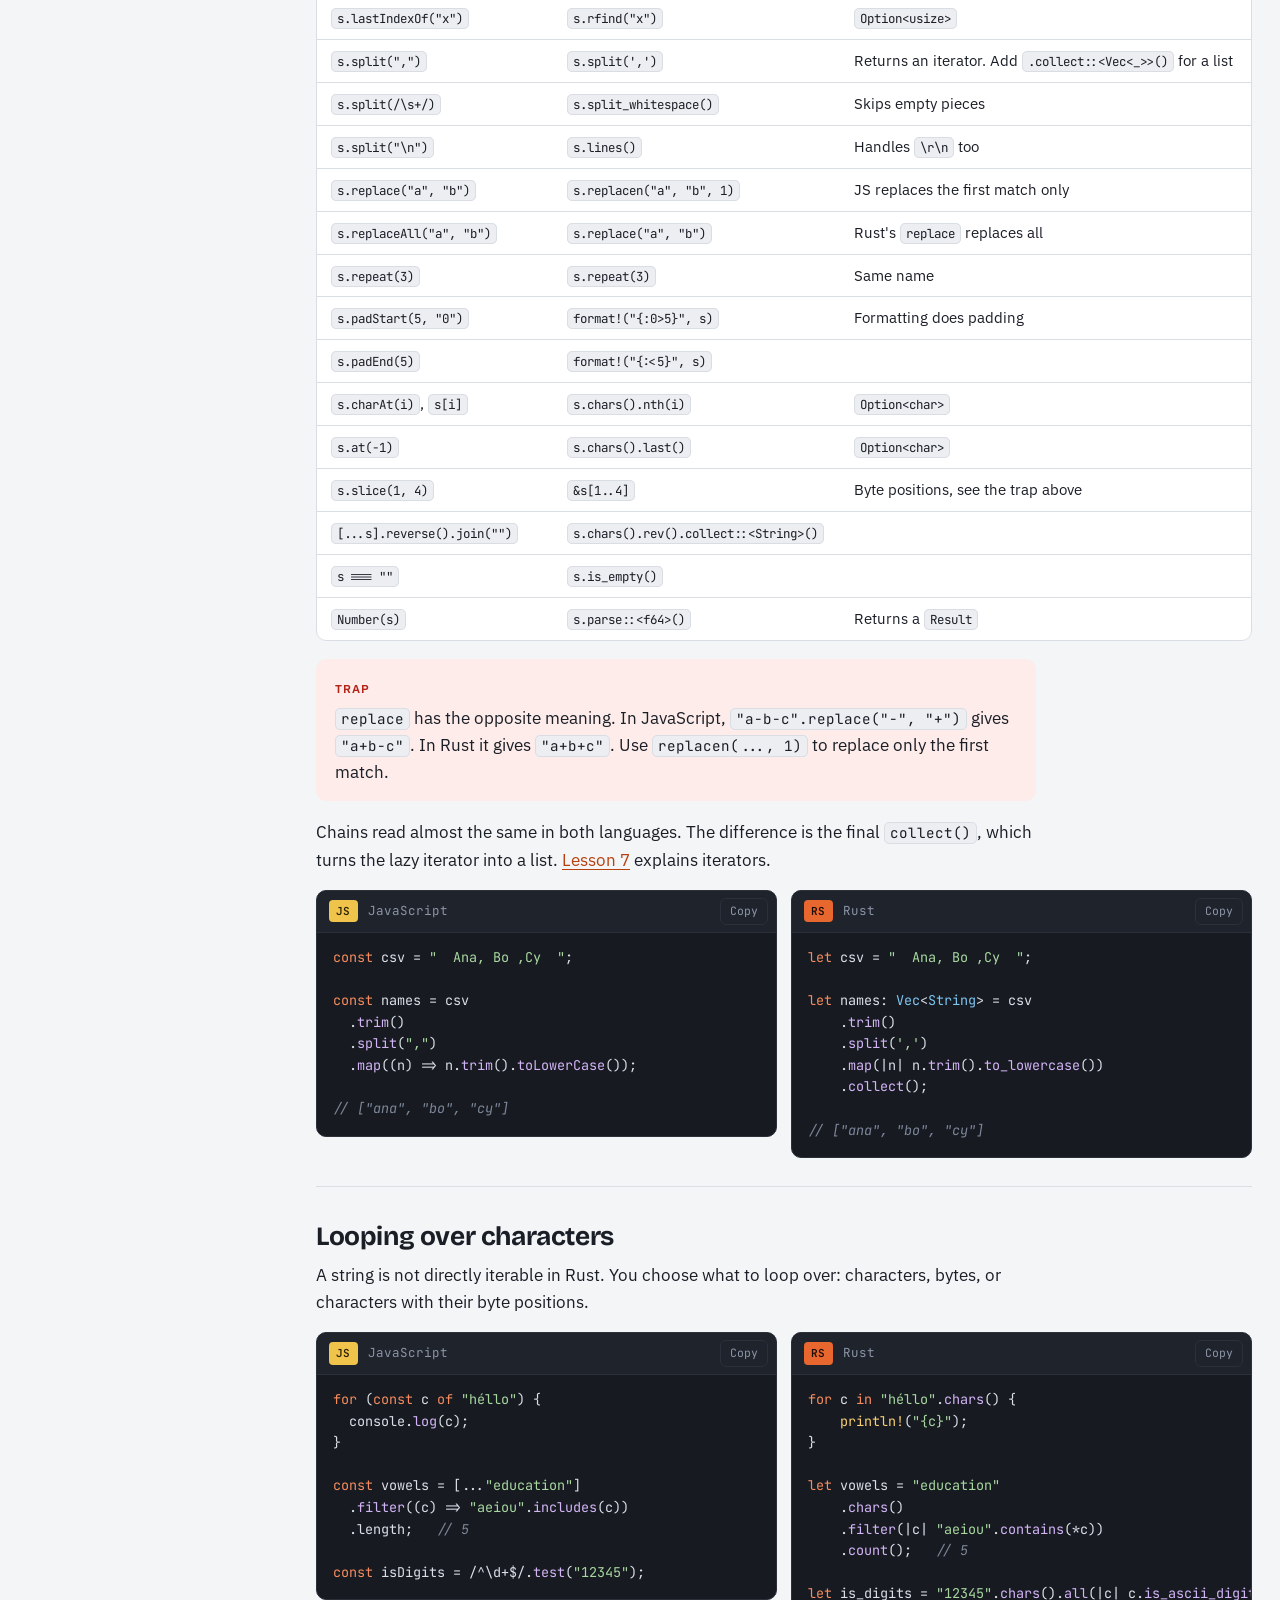
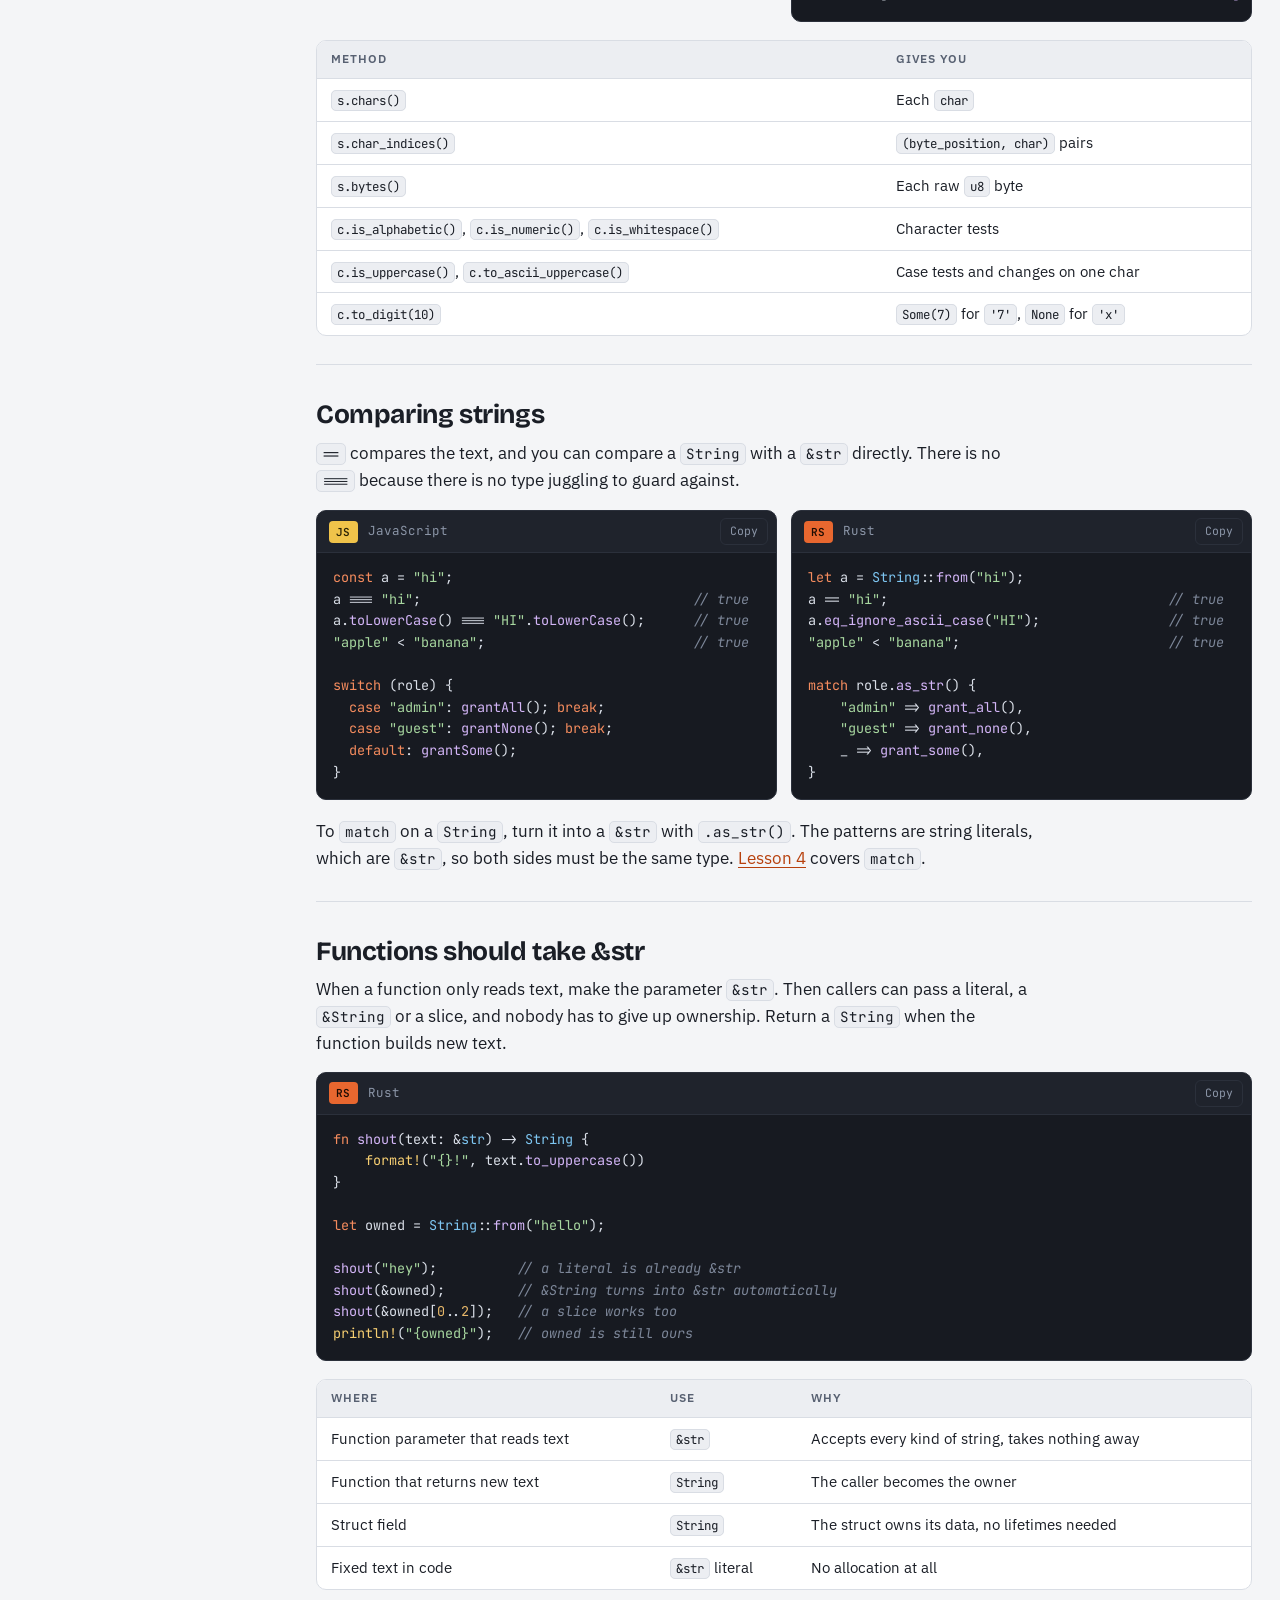
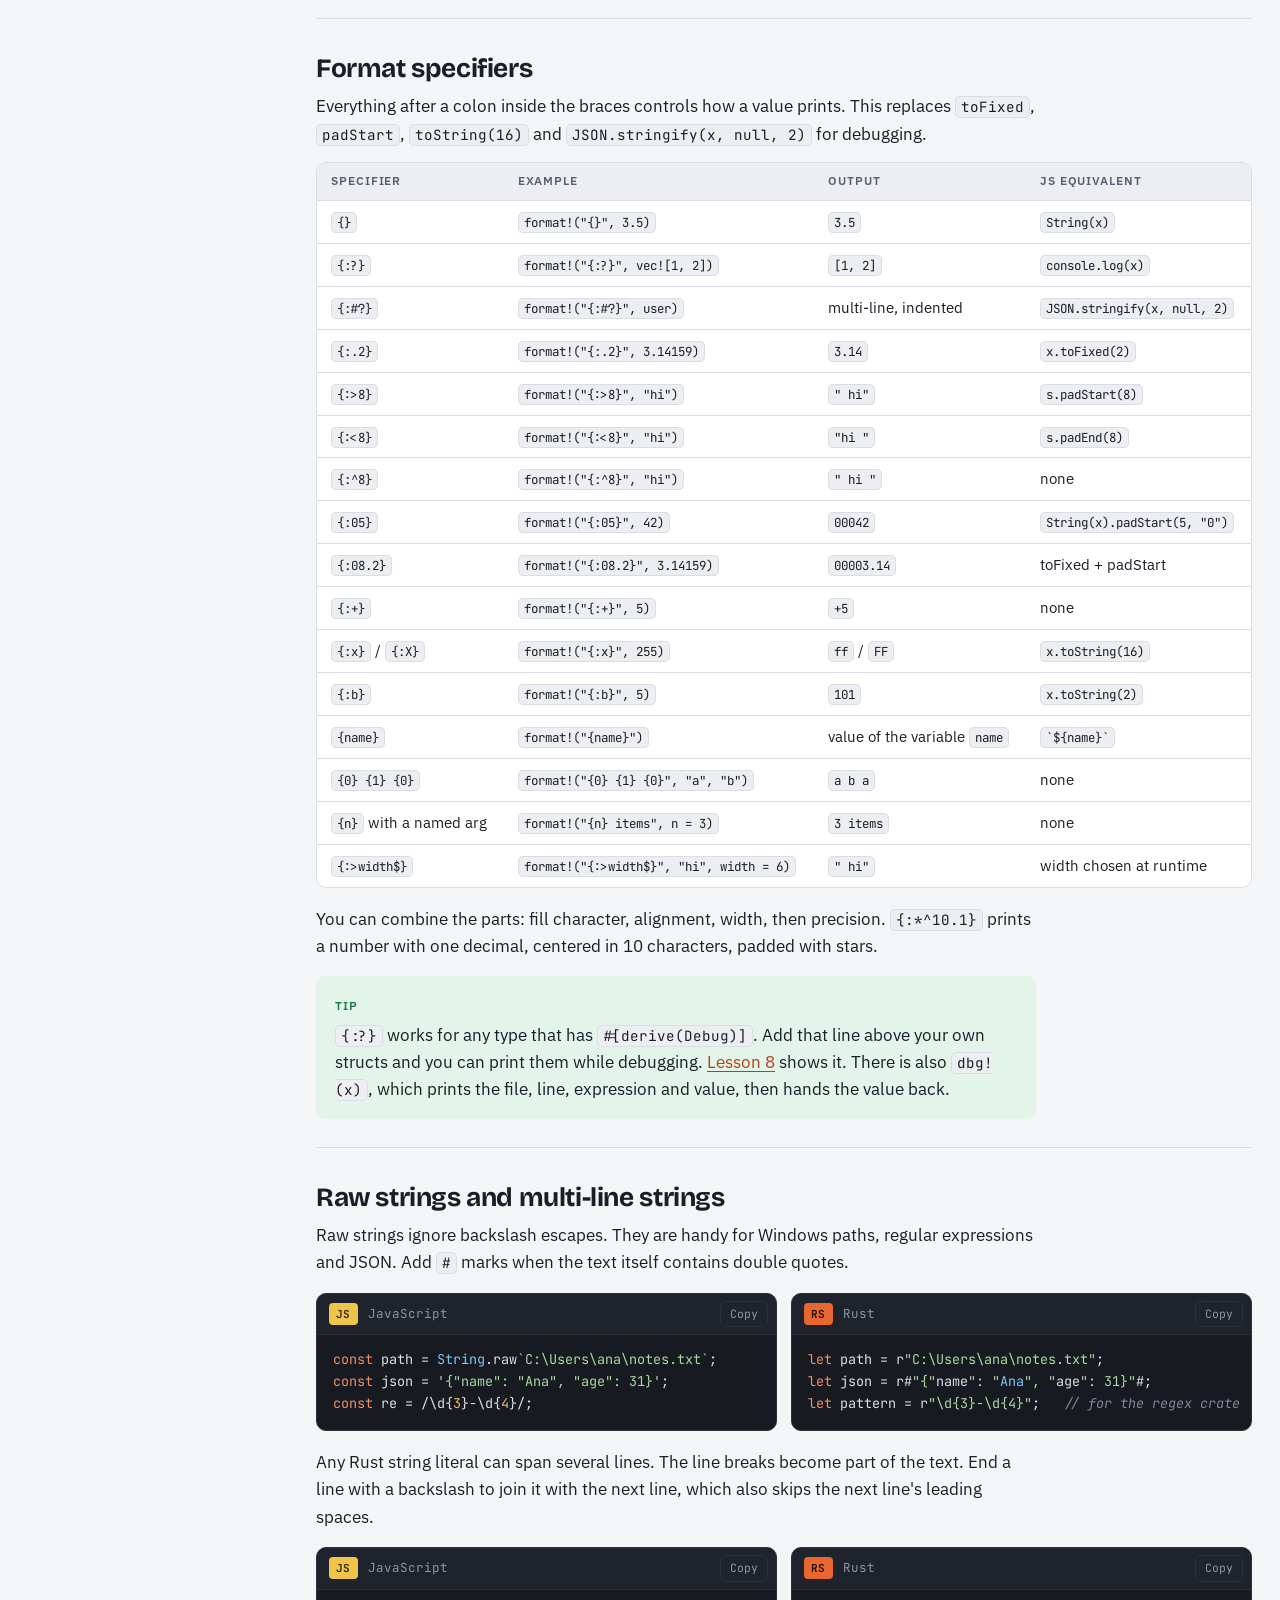
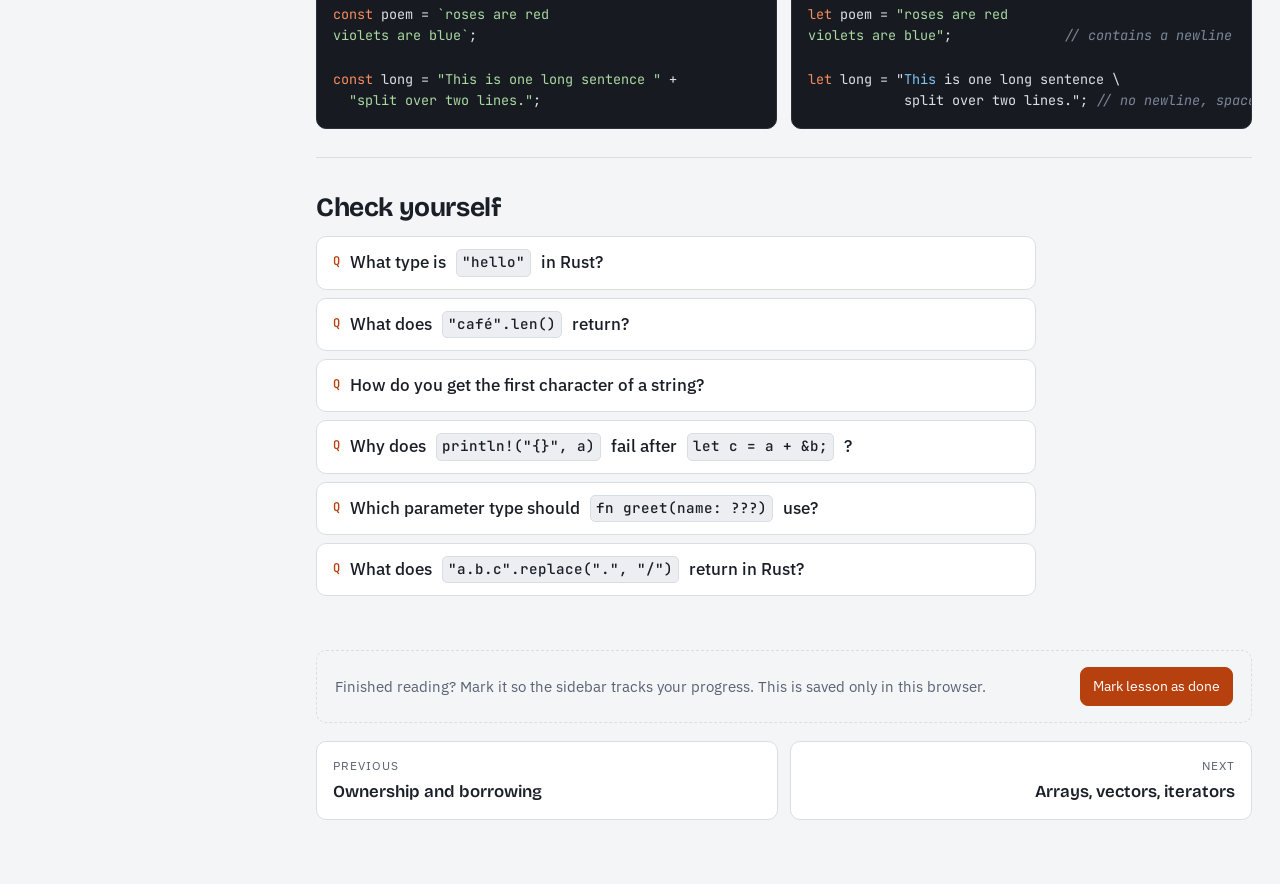
<file: strings.html>
<!doctype html>
<html lang="en">
<head>
<meta charset="utf-8">
<meta name="viewport" content="width=device-width, initial-scale=1">
<title>Strings · Rust from JS</title>
<link rel="preconnect" href="https://fonts.googleapis.com">
<link rel="preconnect" href="https://fonts.gstatic.com" crossorigin>
<link rel="stylesheet" href="https://fonts.googleapis.com/css2?family=Bricolage+Grotesque:opsz,wght@12..96,500;12..96,700&family=IBM+Plex+Sans:ital,wght@0,400;0,500;0,600;1,400&family=JetBrains+Mono:wght@400;600&display=swap">
<link rel="stylesheet" href="assets/style.css">
<script>try{var t=localStorage.getItem('rjs-theme');if(t)document.documentElement.setAttribute('data-theme',t)}catch(e){}</script>
</head>
<body data-page="strings.html">
<main class="lesson">

<header class="lesson-head">
  <p class="eyebrow">Lesson 06 · The new idea</p>
  <h1>Strings</h1>
  <p class="lead">JavaScript has one string type. Rust has two: <code>String</code>, which owns its text, and <code>&amp;str</code>, which borrows it. With lesson 5 behind you, this split makes sense.</p>
</header>

<div class="learn">
  <p>You will learn</p>
  <ul>
    <li>The difference between <code>String</code> and <code>&amp;str</code>, and when to use each</li>
    <li>How <code>format!</code> replaces template literals</li>
    <li>Why <code>len()</code> counts bytes and why <code>s[0]</code> does not compile</li>
    <li>The Rust names for every string method you use in JavaScript</li>
    <li>Format specifiers, raw strings and multi-line strings</li>
  </ul>
</div>

<section>
  <h2 data-short="String vs &amp;str">Two string types: String and &amp;str</h2>
  <p>Remember the stack and heap from <a href="ownership.html">lesson 5</a>. Rust's two string types follow the owner and borrower split.</p>
  <ul>
    <li><code>String</code> owns its text on the heap. It can grow and change. When its owner goes out of scope, the text is freed.</li>
    <li><code>&amp;str</code> (say "string slice") is a borrowed view into text that someone else owns. It is a pointer plus a length. It cannot grow.</li>
  </ul>
  <figure class="diagram">
    <svg viewBox="0 0 800 260" role="img" aria-label="A String owns the bytes hello world on the heap. Two string slices point into the same bytes: hello at byte 0 with length 5, and world at byte 6 with length 5.">
      <defs>
        <marker id="arr-s1" viewBox="0 0 10 10" refX="9" refY="5" markerWidth="7" markerHeight="7" orient="auto-start-reverse">
          <path d="M0,0 L10,5 L0,10 z" class="d-arrow"/>
        </marker>
      </defs>
      <rect x="20" y="30" width="220" height="62" rx="8" class="d-rs"/>
      <text x="36" y="54" font-size="13" font-weight="600" class="d-mono">s: String</text>
      <text x="36" y="76" font-size="11" class="d-mono d-muted">ptr, len 11, capacity 11</text>
      <rect x="20" y="112" width="220" height="56" rx="8" class="d-tip"/>
      <text x="36" y="135" font-size="13" font-weight="600" class="d-mono">hello: &amp;str</text>
      <text x="36" y="155" font-size="11" class="d-mono d-muted">ptr, len 5</text>
      <rect x="20" y="188" width="220" height="56" rx="8" class="d-tip"/>
      <text x="36" y="211" font-size="13" font-weight="600" class="d-mono">world: &amp;str</text>
      <text x="36" y="231" font-size="11" class="d-mono d-muted">ptr, len 5</text>

      <text x="418" y="72" font-size="12" text-anchor="middle" class="d-t-tip d-mono">hello</text>
      <line x1="330" y1="82" x2="526" y2="82" class="d-line" stroke-width="1.2"/>
      <text x="658" y="72" font-size="12" text-anchor="middle" class="d-t-tip d-mono">world</text>
      <line x1="570" y1="82" x2="766" y2="82" class="d-line" stroke-width="1.2"/>

      <rect x="330" y="96" width="36" height="44" rx="5" class="d-rs"/>
      <rect x="370" y="96" width="36" height="44" rx="5" class="d-rs"/>
      <rect x="410" y="96" width="36" height="44" rx="5" class="d-rs"/>
      <rect x="450" y="96" width="36" height="44" rx="5" class="d-rs"/>
      <rect x="490" y="96" width="36" height="44" rx="5" class="d-rs"/>
      <rect x="530" y="96" width="36" height="44" rx="5" class="d-box"/>
      <rect x="570" y="96" width="36" height="44" rx="5" class="d-rs"/>
      <rect x="610" y="96" width="36" height="44" rx="5" class="d-rs"/>
      <rect x="650" y="96" width="36" height="44" rx="5" class="d-rs"/>
      <rect x="690" y="96" width="36" height="44" rx="5" class="d-rs"/>
      <rect x="730" y="96" width="36" height="44" rx="5" class="d-rs"/>
      <text x="348" y="123" font-size="14" text-anchor="middle" class="d-mono">h</text>
      <text x="388" y="123" font-size="14" text-anchor="middle" class="d-mono">e</text>
      <text x="428" y="123" font-size="14" text-anchor="middle" class="d-mono">l</text>
      <text x="468" y="123" font-size="14" text-anchor="middle" class="d-mono">l</text>
      <text x="508" y="123" font-size="14" text-anchor="middle" class="d-mono">o</text>
      <text x="548" y="123" font-size="11" text-anchor="middle" class="d-mono d-muted">space</text>
      <text x="588" y="123" font-size="14" text-anchor="middle" class="d-mono">w</text>
      <text x="628" y="123" font-size="14" text-anchor="middle" class="d-mono">o</text>
      <text x="668" y="123" font-size="14" text-anchor="middle" class="d-mono">r</text>
      <text x="708" y="123" font-size="14" text-anchor="middle" class="d-mono">l</text>
      <text x="748" y="123" font-size="14" text-anchor="middle" class="d-mono">d</text>
      <text x="348" y="156" font-size="10" text-anchor="middle" class="d-mono d-muted">0</text>
      <text x="588" y="156" font-size="10" text-anchor="middle" class="d-mono d-muted">6</text>
      <text x="748" y="156" font-size="10" text-anchor="middle" class="d-mono d-muted">10</text>

      <path d="M240,58 C285,58 290,106 326,108" class="d-line-rs" stroke-width="1.6" marker-end="url(#arr-s1)"/>
      <path d="M240,140 C285,140 290,128 326,126" class="d-line" stroke-width="1.6" marker-end="url(#arr-s1)"/>
      <path d="M240,216 C420,226 588,214 588,164" class="d-line" stroke-width="1.6" marker-end="url(#arr-s1)"/>
      <text x="548" y="238" font-size="12" text-anchor="middle" class="d-muted">Heap: one block of bytes, owned by s</text>
    </svg>
    <figcaption><code>let hello = &amp;s[0..5];</code> and <code>let world = &amp;s[6..11];</code> borrow parts of <code>s</code>. No text is copied.</figcaption>
  </figure>
  <div class="table-wrap">
    <table>
      <thead><tr><th></th><th><code>String</code></th><th><code>&amp;str</code></th></tr></thead>
      <tbody>
        <tr><td>Owns its text</td><td>Yes</td><td>No, it borrows</td></tr>
        <tr><td>Can grow or change</td><td>Yes, if declared <code>mut</code></td><td>No</td></tr>
        <tr><td>Where you get one</td><td><code>String::from("hi")</code>, <code>format!</code>, <code>.to_string()</code></td><td>String literals <code>"hi"</code>, <code>&amp;my_string</code>, slices</td></tr>
        <tr><td>Use it for</td><td>Struct fields, return values, text you build</td><td>Function parameters, read-only text</td></tr>
        <tr><td>Closest JS idea</td><td>A string you created and keep</td><td>A read-only view of someone else's string</td></tr>
      </tbody>
    </table>
  </div>
  <aside class="callout note">
    <p class="callout-title">Mental model</p>
    <p><code>String</code> is to <code>&amp;str</code> what <code>Vec&lt;T&gt;</code> is to <code>&amp;[T]</code>. One owns a growable buffer, the other is a borrowed window into it. A string literal like <code>"hi"</code> is a window into text baked into your program file, so its type is <code>&amp;'static str</code>.</p>
  </aside>
</section>

<section>
  <h2>Creating strings</h2>
  <p>A literal gives you a <code>&amp;str</code>. When you need an owned <code>String</code>, convert it. All of these do the same thing. Pick one style and stick with it.</p>
  <div class="compare">
<script type="text/x-code" data-lang="js">
const a = "hello";
const b = String("hello");
const c = `hello`;
const empty = "";

const n = 42;
const text = String(n);   // "42"
</script>
<script type="text/x-code" data-lang="rust">
let a: &str = "hello";              // borrowed literal
let b = String::from("hello");      // owned
let c = "hello".to_string();        // owned
let d = "hello".to_owned();         // owned
let e: String = "hello".into();     // owned
let empty = String::new();          // owned and empty

let n = 42;
let text = n.to_string();           // "42"
</script>
  </div>
  <div class="table-wrap">
    <table>
      <thead><tr><th>From</th><th>To</th><th>Write</th></tr></thead>
      <tbody>
        <tr><td><code>&amp;str</code></td><td><code>String</code></td><td><code>s.to_string()</code>, <code>String::from(s)</code>, <code>s.to_owned()</code></td></tr>
        <tr><td><code>String</code></td><td><code>&amp;str</code></td><td><code>&amp;s</code> or <code>s.as_str()</code></td></tr>
        <tr><td>a number</td><td><code>String</code></td><td><code>n.to_string()</code></td></tr>
        <tr><td><code>&amp;str</code></td><td>a number</td><td><code>s.parse::&lt;i32&gt;()</code>, returns a <code>Result</code></td></tr>
        <tr><td><code>char</code></td><td><code>String</code></td><td><code>c.to_string()</code></td></tr>
        <tr><td>list of <code>&amp;str</code> or <code>String</code></td><td><code>String</code></td><td><code>list.join(", ")</code> or <code>list.concat()</code></td></tr>
      </tbody>
    </table>
  </div>
  <p>Escape sequences match JavaScript: <code>\n</code>, <code>\t</code>, <code>\"</code>, <code>\\</code>, and even <code>\u{1F980}</code> for a Unicode code point.</p>
</section>

<section>
  <h2 data-short="format!">Template literals become format!</h2>
  <p>Rust has no backtick strings. You build text with the <code>format!</code> macro. It returns a new <code>String</code>. <code>println!</code> uses the same syntax but prints instead of returning.</p>
  <div class="compare">
<script type="text/x-code" data-lang="js">
const name = "Ana";
const age = 31;

const msg = `${name} is ${age} years old`;
console.log(msg);

console.log(`Next year: ${age + 1}`);
console.log(`Upper: ${name.toUpperCase()}`);
</script>
<script type="text/x-code" data-lang="rust">
let name = "Ana";
let age = 31;

let msg = format!("{name} is {age} years old");
println!("{msg}");

println!("Next year: {}", age + 1);
println!("Upper: {}", name.to_uppercase());
</script>
  </div>
  <p>Inside the braces you can write a plain variable name, like <code>{name}</code>. For anything else, use an empty <code>{}</code> and pass the expression after the string. The values fill the empty braces in order.</p>
  <aside class="callout warn">
    <p class="callout-title">Trap</p>
    <p><code>println!("{user.name}")</code> does not compile. Inline names only work for plain variables, not field access, method calls or math. Write <code>println!("{}", user.name)</code> instead.</p>
  </aside>
  <div class="table-wrap">
    <table>
      <thead><tr><th>JavaScript</th><th>Rust</th></tr></thead>
      <tbody>
        <tr><td><code>console.log(x)</code></td><td><code>println!("{x}")</code> or <code>println!("{:?}", x)</code> for debug output</td></tr>
        <tr><td><code>console.error(x)</code></td><td><code>eprintln!("{x}")</code>, prints to stderr</td></tr>
        <tr><td><code>process.stdout.write(x)</code></td><td><code>print!("{x}")</code>, no newline</td></tr>
        <tr><td><code>`Hi ${name}`</code></td><td><code>format!("Hi {name}")</code></td></tr>
        <tr><td><code>"{" + x + "}"</code></td><td><code>format!("{{{x}}}")</code>, double braces print a literal brace</td></tr>
      </tbody>
    </table>
  </div>
</section>

<section>
  <h2>Joining strings</h2>
  <p>In JavaScript, <code>+</code> works on any two strings. In Rust, <code>+</code> needs an owned <code>String</code> on the left and a <code>&amp;str</code> on the right, and it moves the left side. That surprises everyone. Most of the time <code>format!</code> or <code>push_str</code> is clearer.</p>
  <div class="compare">
<script type="text/x-code" data-lang="js">
const first = "Hello, ";
const second = "world";
const both = first + second;

let s = "foo";
s += "bar";
s += "!";

const parts = ["a", "b", "c"];
parts.join("-");     // "a-b-c"
parts.join("");      // "abc"
</script>
<script type="text/x-code" data-lang="rust">
let first = String::from("Hello, ");
let second = String::from("world");
let both = first + &second;  // first is MOVED, second is borrowed
// println!("{first}");      // error E0382: borrow of moved value

let mut s = String::from("foo");
s.push_str("bar");           // add a &str
s.push('!');                 // add one char
s += "?";                    // += works too

let parts = ["a", "b", "c"];
parts.join("-");             // "a-b-c"
parts.concat();              // "abc"
</script>
  </div>
<script type="text/x-code" data-lang="rust" data-title="The readable way">
let first = "Hello";
let second = "world";
let both = format!("{first}, {second}!");  // borrows both, moves nothing
</script>
</section>

<section>
  <h2 data-short="Length">len() counts bytes, not characters</h2>
  <p>Rust strings are always UTF-8. Plain English letters take one byte each, but many characters take two, three or four. <code>len()</code> returns the number of bytes. To count characters, use <code>.chars().count()</code>.</p>
  <div class="compare">
<script type="text/x-code" data-lang="js">
"hello".length;     // 5
"héllo".length;     // 5
"👋".length;        // 2  (JS counts UTF-16 units)
[..."👋"].length;   // 1  (real characters)
</script>
<script type="text/x-code" data-lang="rust">
"hello".len();            // 5 bytes
"héllo".len();            // 6 bytes, é takes 2
"👋".len();               // 4 bytes
"👋".chars().count();     // 1 character
</script>
  </div>
  <p>JavaScript does not count characters either. It counts UTF-16 code units, which is why an emoji has length 2. Rust is just honest about it: <code>len()</code> is the size in memory, and characters are a separate question.</p>
  <aside class="callout tip">
    <p class="callout-title">Tip</p>
    <p>Use <code>is_empty()</code> to check for an empty string, not <code>len() == 0</code>. It reads better, and Clippy (the Rust linter) suggests it.</p>
  </aside>
</section>

<section>
  <h2 data-short="No s[0]">You cannot write s[0]</h2>
  <p>Because characters have different byte sizes, "the character at position 3" is not a simple lookup. Rust refuses to pretend it is. Indexing a string with a number does not compile.</p>
  <div class="compare">
<script type="text/x-code" data-lang="js">
const s = "hello";
s[0];          // "h"
s.charAt(2);   // "l"
s.at(-1);      // "o"
s[10];         // undefined
</script>
<script type="text/x-code" data-lang="rust">
let s = "hello";
// s[0];                  // error E0277: the type `str`
//                        // cannot be indexed by `{integer}`
s.chars().next();         // Some('h')
s.chars().nth(2);         // Some('l')
s.chars().last();         // Some('o')
s.chars().nth(10);        // None
</script>
  </div>
  <p>These methods return an <code>Option&lt;char&gt;</code>, because the position might not exist. <a href="errors.html">Lesson 10</a> covers <code>Option</code>. Also note that <code>nth</code> walks the string from the start, so it is slow on long text. If you need many lookups, collect the characters once: <code>let chars: Vec&lt;char&gt; = s.chars().collect();</code></p>

  <h3>Slicing works on byte ranges</h3>
  <p>You can take a slice with a range, like <code>&amp;s[0..3]</code>. The numbers are byte positions. If a position lands in the middle of a multi-byte character, the program panics.</p>
<script type="text/x-code" data-lang="rust">
let s = "héllo";

let a = &s[0..1];     // "h"
let b = &s[0..3];     // "hé"  (h is 1 byte, é is 2)
let c = &s[0..2];     // panic: byte index 2 is not a char boundary;
                      // it is inside 'é' (bytes 1..3) of `héllo`

let safe = s.get(0..2);                       // None instead of a panic
let first_two: String = s.chars().take(2).collect();  // "hé", by characters
</script>
  <aside class="callout warn">
    <p class="callout-title">Trap</p>
    <p>Byte slicing works fine in your tests with English text and then panics on a user named "José". When you cut text by position, use <code>.chars()</code> with <code>take</code> and <code>skip</code>, or <code>s.get(range)</code>, which returns <code>None</code> instead of crashing.</p>
  </aside>
</section>

<section>
  <h2>String methods: JS to Rust</h2>
  <p>Most methods you know exist with a snake_case name. Methods that return new text return a new <code>String</code>. Methods that cut text up (like <code>trim</code> and <code>split</code>) return borrowed <code>&amp;str</code> pieces of the original.</p>
  <div class="table-wrap">
    <table>
      <thead><tr><th>JavaScript</th><th>Rust</th><th>Notes</th></tr></thead>
      <tbody>
        <tr><td><code>s.length</code></td><td><code>s.len()</code> / <code>s.chars().count()</code></td><td>Bytes / characters</td></tr>
        <tr><td><code>s.toUpperCase()</code></td><td><code>s.to_uppercase()</code></td><td>Returns a new <code>String</code></td></tr>
        <tr><td><code>s.toLowerCase()</code></td><td><code>s.to_lowercase()</code></td><td>Returns a new <code>String</code></td></tr>
        <tr><td><code>s.trim()</code></td><td><code>s.trim()</code></td><td>Returns a <code>&amp;str</code> slice, no copy</td></tr>
        <tr><td><code>s.trimStart()</code> / <code>s.trimEnd()</code></td><td><code>s.trim_start()</code> / <code>s.trim_end()</code></td><td></td></tr>
        <tr><td><code>s.includes("x")</code></td><td><code>s.contains("x")</code></td><td>Also takes a <code>char</code></td></tr>
        <tr><td><code>s.startsWith("x")</code></td><td><code>s.starts_with("x")</code></td><td></td></tr>
        <tr><td><code>s.endsWith("x")</code></td><td><code>s.ends_with("x")</code></td><td></td></tr>
        <tr><td><code>s.indexOf("x")</code></td><td><code>s.find("x")</code></td><td><code>Option&lt;usize&gt;</code> byte index, not -1</td></tr>
        <tr><td><code>s.lastIndexOf("x")</code></td><td><code>s.rfind("x")</code></td><td><code>Option&lt;usize&gt;</code></td></tr>
        <tr><td><code>s.split(",")</code></td><td><code>s.split(',')</code></td><td>Returns an iterator. Add <code>.collect::&lt;Vec&lt;_&gt;&gt;()</code> for a list</td></tr>
        <tr><td><code>s.split(/\s+/)</code></td><td><code>s.split_whitespace()</code></td><td>Skips empty pieces</td></tr>
        <tr><td><code>s.split("\n")</code></td><td><code>s.lines()</code></td><td>Handles <code>\r\n</code> too</td></tr>
        <tr><td><code>s.replace("a", "b")</code></td><td><code>s.replacen("a", "b", 1)</code></td><td>JS replaces the first match only</td></tr>
        <tr><td><code>s.replaceAll("a", "b")</code></td><td><code>s.replace("a", "b")</code></td><td>Rust's <code>replace</code> replaces all</td></tr>
        <tr><td><code>s.repeat(3)</code></td><td><code>s.repeat(3)</code></td><td>Same name</td></tr>
        <tr><td><code>s.padStart(5, "0")</code></td><td><code>format!("{:0&gt;5}", s)</code></td><td>Formatting does padding</td></tr>
        <tr><td><code>s.padEnd(5)</code></td><td><code>format!("{:&lt;5}", s)</code></td><td></td></tr>
        <tr><td><code>s.charAt(i)</code>, <code>s[i]</code></td><td><code>s.chars().nth(i)</code></td><td><code>Option&lt;char&gt;</code></td></tr>
        <tr><td><code>s.at(-1)</code></td><td><code>s.chars().last()</code></td><td><code>Option&lt;char&gt;</code></td></tr>
        <tr><td><code>s.slice(1, 4)</code></td><td><code>&amp;s[1..4]</code></td><td>Byte positions, see the trap above</td></tr>
        <tr><td><code>[...s].reverse().join("")</code></td><td><code>s.chars().rev().collect::&lt;String&gt;()</code></td><td></td></tr>
        <tr><td><code>s === ""</code></td><td><code>s.is_empty()</code></td><td></td></tr>
        <tr><td><code>Number(s)</code></td><td><code>s.parse::&lt;f64&gt;()</code></td><td>Returns a <code>Result</code></td></tr>
      </tbody>
    </table>
  </div>
  <aside class="callout warn">
    <p class="callout-title">Trap</p>
    <p><code>replace</code> has the opposite meaning. In JavaScript, <code>"a-b-c".replace("-", "+")</code> gives <code>"a+b-c"</code>. In Rust it gives <code>"a+b+c"</code>. Use <code>replacen(..., 1)</code> to replace only the first match.</p>
  </aside>
  <p>Chains read almost the same in both languages. The difference is the final <code>collect()</code>, which turns the lazy iterator into a list. <a href="arrays.html">Lesson 7</a> explains iterators.</p>
  <div class="compare">
<script type="text/x-code" data-lang="js">
const csv = "  Ana, Bo ,Cy  ";

const names = csv
  .trim()
  .split(",")
  .map((n) => n.trim().toLowerCase());

// ["ana", "bo", "cy"]
</script>
<script type="text/x-code" data-lang="rust">
let csv = "  Ana, Bo ,Cy  ";

let names: Vec<String> = csv
    .trim()
    .split(',')
    .map(|n| n.trim().to_lowercase())
    .collect();

// ["ana", "bo", "cy"]
</script>
  </div>
</section>

<section>
  <h2>Looping over characters</h2>
  <p>A string is not directly iterable in Rust. You choose what to loop over: characters, bytes, or characters with their byte positions.</p>
  <div class="compare">
<script type="text/x-code" data-lang="js">
for (const c of "héllo") {
  console.log(c);
}

const vowels = [..."education"]
  .filter((c) => "aeiou".includes(c))
  .length;   // 5

const isDigits = /^\d+$/.test("12345");
</script>
<script type="text/x-code" data-lang="rust">
for c in "héllo".chars() {
    println!("{c}");
}

let vowels = "education"
    .chars()
    .filter(|c| "aeiou".contains(*c))
    .count();   // 5

let is_digits = "12345".chars().all(|c| c.is_ascii_digit());
</script>
  </div>
  <div class="table-wrap">
    <table>
      <thead><tr><th>Method</th><th>Gives you</th></tr></thead>
      <tbody>
        <tr><td><code>s.chars()</code></td><td>Each <code>char</code></td></tr>
        <tr><td><code>s.char_indices()</code></td><td><code>(byte_position, char)</code> pairs</td></tr>
        <tr><td><code>s.bytes()</code></td><td>Each raw <code>u8</code> byte</td></tr>
        <tr><td><code>c.is_alphabetic()</code>, <code>c.is_numeric()</code>, <code>c.is_whitespace()</code></td><td>Character tests</td></tr>
        <tr><td><code>c.is_uppercase()</code>, <code>c.to_ascii_uppercase()</code></td><td>Case tests and changes on one char</td></tr>
        <tr><td><code>c.to_digit(10)</code></td><td><code>Some(7)</code> for <code>'7'</code>, <code>None</code> for <code>'x'</code></td></tr>
      </tbody>
    </table>
  </div>
</section>

<section>
  <h2>Comparing strings</h2>
  <p><code>==</code> compares the text, and you can compare a <code>String</code> with a <code>&amp;str</code> directly. There is no <code>===</code> because there is no type juggling to guard against.</p>
  <div class="compare">
<script type="text/x-code" data-lang="js">
const a = "hi";
a === "hi";                                  // true
a.toLowerCase() === "HI".toLowerCase();      // true
"apple" < "banana";                          // true

switch (role) {
  case "admin": grantAll(); break;
  case "guest": grantNone(); break;
  default: grantSome();
}
</script>
<script type="text/x-code" data-lang="rust">
let a = String::from("hi");
a == "hi";                                   // true
a.eq_ignore_ascii_case("HI");                // true
"apple" < "banana";                          // true

match role.as_str() {
    "admin" => grant_all(),
    "guest" => grant_none(),
    _ => grant_some(),
}
</script>
  </div>
  <p>To <code>match</code> on a <code>String</code>, turn it into a <code>&amp;str</code> with <code>.as_str()</code>. The patterns are string literals, which are <code>&amp;str</code>, so both sides must be the same type. <a href="control-flow.html">Lesson 4</a> covers <code>match</code>.</p>
</section>

<section>
  <h2 data-short="Parameters">Functions should take &amp;str</h2>
  <p>When a function only reads text, make the parameter <code>&amp;str</code>. Then callers can pass a literal, a <code>&amp;String</code> or a slice, and nobody has to give up ownership. Return a <code>String</code> when the function builds new text.</p>
<script type="text/x-code" data-lang="rust">
fn shout(text: &str) -> String {
    format!("{}!", text.to_uppercase())
}

let owned = String::from("hello");

shout("hey");          // a literal is already &str
shout(&owned);         // &String turns into &str automatically
shout(&owned[0..2]);   // a slice works too
println!("{owned}");   // owned is still ours
</script>
  <div class="table-wrap">
    <table>
      <thead><tr><th>Where</th><th>Use</th><th>Why</th></tr></thead>
      <tbody>
        <tr><td>Function parameter that reads text</td><td><code>&amp;str</code></td><td>Accepts every kind of string, takes nothing away</td></tr>
        <tr><td>Function that returns new text</td><td><code>String</code></td><td>The caller becomes the owner</td></tr>
        <tr><td>Struct field</td><td><code>String</code></td><td>The struct owns its data, no lifetimes needed</td></tr>
        <tr><td>Fixed text in code</td><td><code>&amp;str</code> literal</td><td>No allocation at all</td></tr>
      </tbody>
    </table>
  </div>
</section>

<section>
  <h2>Format specifiers</h2>
  <p>Everything after a colon inside the braces controls how a value prints. This replaces <code>toFixed</code>, <code>padStart</code>, <code>toString(16)</code> and <code>JSON.stringify(x, null, 2)</code> for debugging.</p>
  <div class="table-wrap">
    <table>
      <thead><tr><th>Specifier</th><th>Example</th><th>Output</th><th>JS equivalent</th></tr></thead>
      <tbody>
        <tr><td><code>{}</code></td><td><code>format!("{}", 3.5)</code></td><td><code>3.5</code></td><td><code>String(x)</code></td></tr>
        <tr><td><code>{:?}</code></td><td><code>format!("{:?}", vec![1, 2])</code></td><td><code>[1, 2]</code></td><td><code>console.log(x)</code></td></tr>
        <tr><td><code>{:#?}</code></td><td><code>format!("{:#?}", user)</code></td><td>multi-line, indented</td><td><code>JSON.stringify(x, null, 2)</code></td></tr>
        <tr><td><code>{:.2}</code></td><td><code>format!("{:.2}", 3.14159)</code></td><td><code>3.14</code></td><td><code>x.toFixed(2)</code></td></tr>
        <tr><td><code>{:&gt;8}</code></td><td><code>format!("{:&gt;8}", "hi")</code></td><td><code>"      hi"</code></td><td><code>s.padStart(8)</code></td></tr>
        <tr><td><code>{:&lt;8}</code></td><td><code>format!("{:&lt;8}", "hi")</code></td><td><code>"hi      "</code></td><td><code>s.padEnd(8)</code></td></tr>
        <tr><td><code>{:^8}</code></td><td><code>format!("{:^8}", "hi")</code></td><td><code>"   hi   "</code></td><td>none</td></tr>
        <tr><td><code>{:05}</code></td><td><code>format!("{:05}", 42)</code></td><td><code>00042</code></td><td><code>String(x).padStart(5, "0")</code></td></tr>
        <tr><td><code>{:08.2}</code></td><td><code>format!("{:08.2}", 3.14159)</code></td><td><code>00003.14</code></td><td>toFixed + padStart</td></tr>
        <tr><td><code>{:+}</code></td><td><code>format!("{:+}", 5)</code></td><td><code>+5</code></td><td>none</td></tr>
        <tr><td><code>{:x}</code> / <code>{:X}</code></td><td><code>format!("{:x}", 255)</code></td><td><code>ff</code> / <code>FF</code></td><td><code>x.toString(16)</code></td></tr>
        <tr><td><code>{:b}</code></td><td><code>format!("{:b}", 5)</code></td><td><code>101</code></td><td><code>x.toString(2)</code></td></tr>
        <tr><td><code>{name}</code></td><td><code>format!("{name}")</code></td><td>value of the variable <code>name</code></td><td><code>`${name}`</code></td></tr>
        <tr><td><code>{0} {1} {0}</code></td><td><code>format!("{0} {1} {0}", "a", "b")</code></td><td><code>a b a</code></td><td>none</td></tr>
        <tr><td><code>{n}</code> with a named arg</td><td><code>format!("{n} items", n = 3)</code></td><td><code>3 items</code></td><td>none</td></tr>
        <tr><td><code>{:&gt;width$}</code></td><td><code>format!("{:&gt;width$}", "hi", width = 6)</code></td><td><code>"    hi"</code></td><td>width chosen at runtime</td></tr>
      </tbody>
    </table>
  </div>
  <p>You can combine the parts: fill character, alignment, width, then precision. <code>{:*^10.1}</code> prints a number with one decimal, centered in 10 characters, padded with stars.</p>
  <aside class="callout tip">
    <p class="callout-title">Tip</p>
    <p><code>{:?}</code> works for any type that has <code>#[derive(Debug)]</code>. Add that line above your own structs and you can print them while debugging. <a href="objects.html">Lesson 8</a> shows it. There is also <code>dbg!(x)</code>, which prints the file, line, expression and value, then hands the value back.</p>
  </aside>
</section>

<section>
  <h2>Raw strings and multi-line strings</h2>
  <p>Raw strings ignore backslash escapes. They are handy for Windows paths, regular expressions and JSON. Add <code>#</code> marks when the text itself contains double quotes.</p>
  <div class="compare">
<script type="text/x-code" data-lang="js">
const path = String.raw`C:\Users\ana\notes.txt`;
const json = '{"name": "Ana", "age": 31}';
const re = /\d{3}-\d{4}/;
</script>
<script type="text/x-code" data-lang="rust">
let path = r"C:\Users\ana\notes.txt";
let json = r#"{"name": "Ana", "age": 31}"#;
let pattern = r"\d{3}-\d{4}";   // for the regex crate
</script>
  </div>
  <p>Any Rust string literal can span several lines. The line breaks become part of the text. End a line with a backslash to join it with the next line, which also skips the next line's leading spaces.</p>
  <div class="compare">
<script type="text/x-code" data-lang="js">
const poem = `roses are red
violets are blue`;

const long = "This is one long sentence " +
  "split over two lines.";
</script>
<script type="text/x-code" data-lang="rust">
let poem = "roses are red
violets are blue";              // contains a newline

let long = "This is one long sentence \
            split over two lines."; // no newline, spaces skipped
</script>
  </div>
</section>

<section>
  <h2>Check yourself</h2>
  <div class="quiz">
    <details>
      <summary>What type is <code>"hello"</code> in Rust?</summary>
      <div><p><code>&amp;'static str</code>, usually just called <code>&amp;str</code>. It is borrowed text stored inside the program. Call <code>.to_string()</code> to get an owned <code>String</code>.</p></div>
    </details>
    <details>
      <summary>What does <code>"café".len()</code> return?</summary>
      <div><p><code>5</code>. The <code>é</code> takes two bytes in UTF-8, and <code>len()</code> counts bytes. <code>"café".chars().count()</code> returns <code>4</code>.</p></div>
    </details>
    <details>
      <summary>How do you get the first character of a string?</summary>
      <div><p><code>s.chars().next()</code>. It returns <code>Option&lt;char&gt;</code>, which is <code>None</code> for an empty string. <code>s[0]</code> does not compile.</p></div>
    </details>
    <details>
      <summary>Why does <code>println!("{}", a)</code> fail after <code>let c = a + &amp;b;</code>?</summary>
      <div><p><code>+</code> takes the left <code>String</code> by value, so <code>a</code> moved into <code>c</code>. Use <code>format!("{a}{b}")</code> to keep both.</p></div>
    </details>
    <details>
      <summary>Which parameter type should <code>fn greet(name: ???)</code> use?</summary>
      <div><p><code>&amp;str</code>. It accepts literals, <code>&amp;String</code> and slices, and the caller keeps ownership.</p></div>
    </details>
    <details>
      <summary>What does <code>"a.b.c".replace(".", "/")</code> return in Rust?</summary>
      <div><p><code>"a/b/c"</code>. Rust's <code>replace</code> replaces every match, like JavaScript's <code>replaceAll</code>.</p></div>
    </details>
  </div>
</section>

</main>
<script src="assets/app.js"></script>
</body>
</html>
</file>
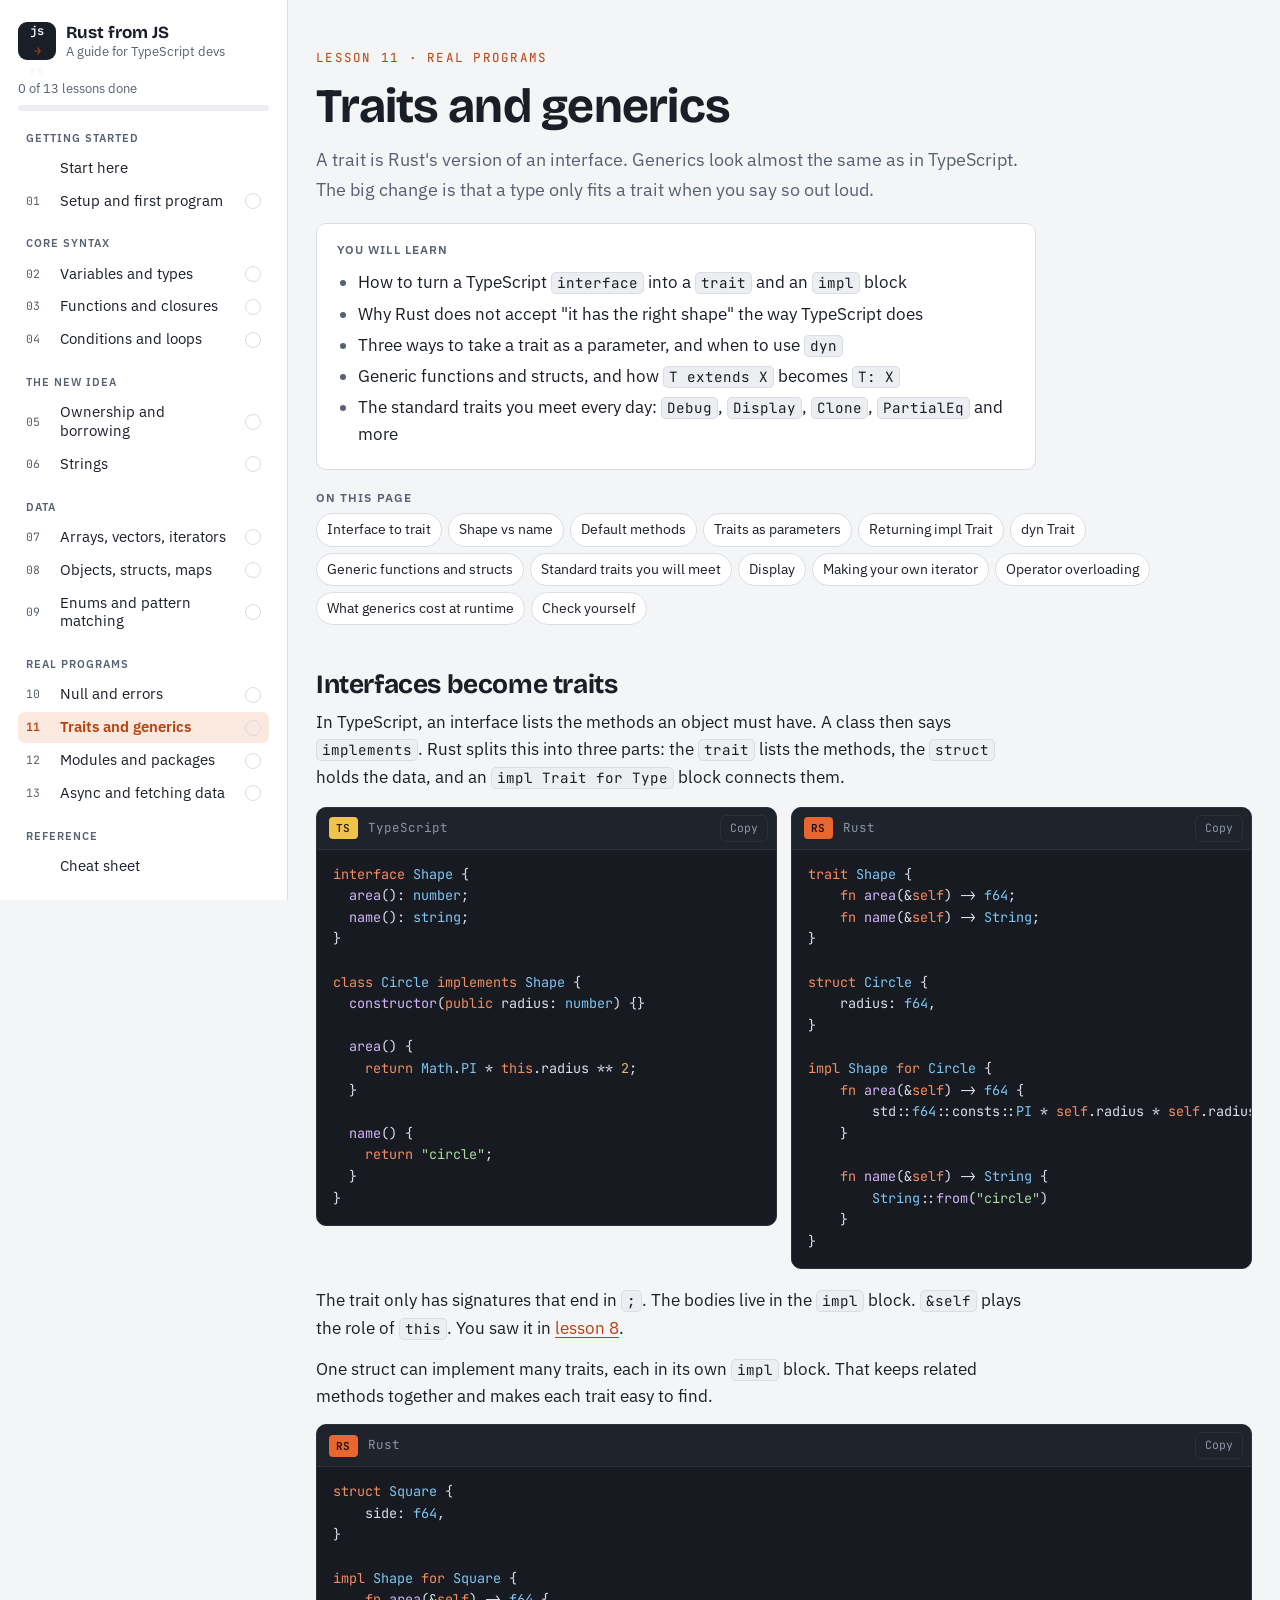
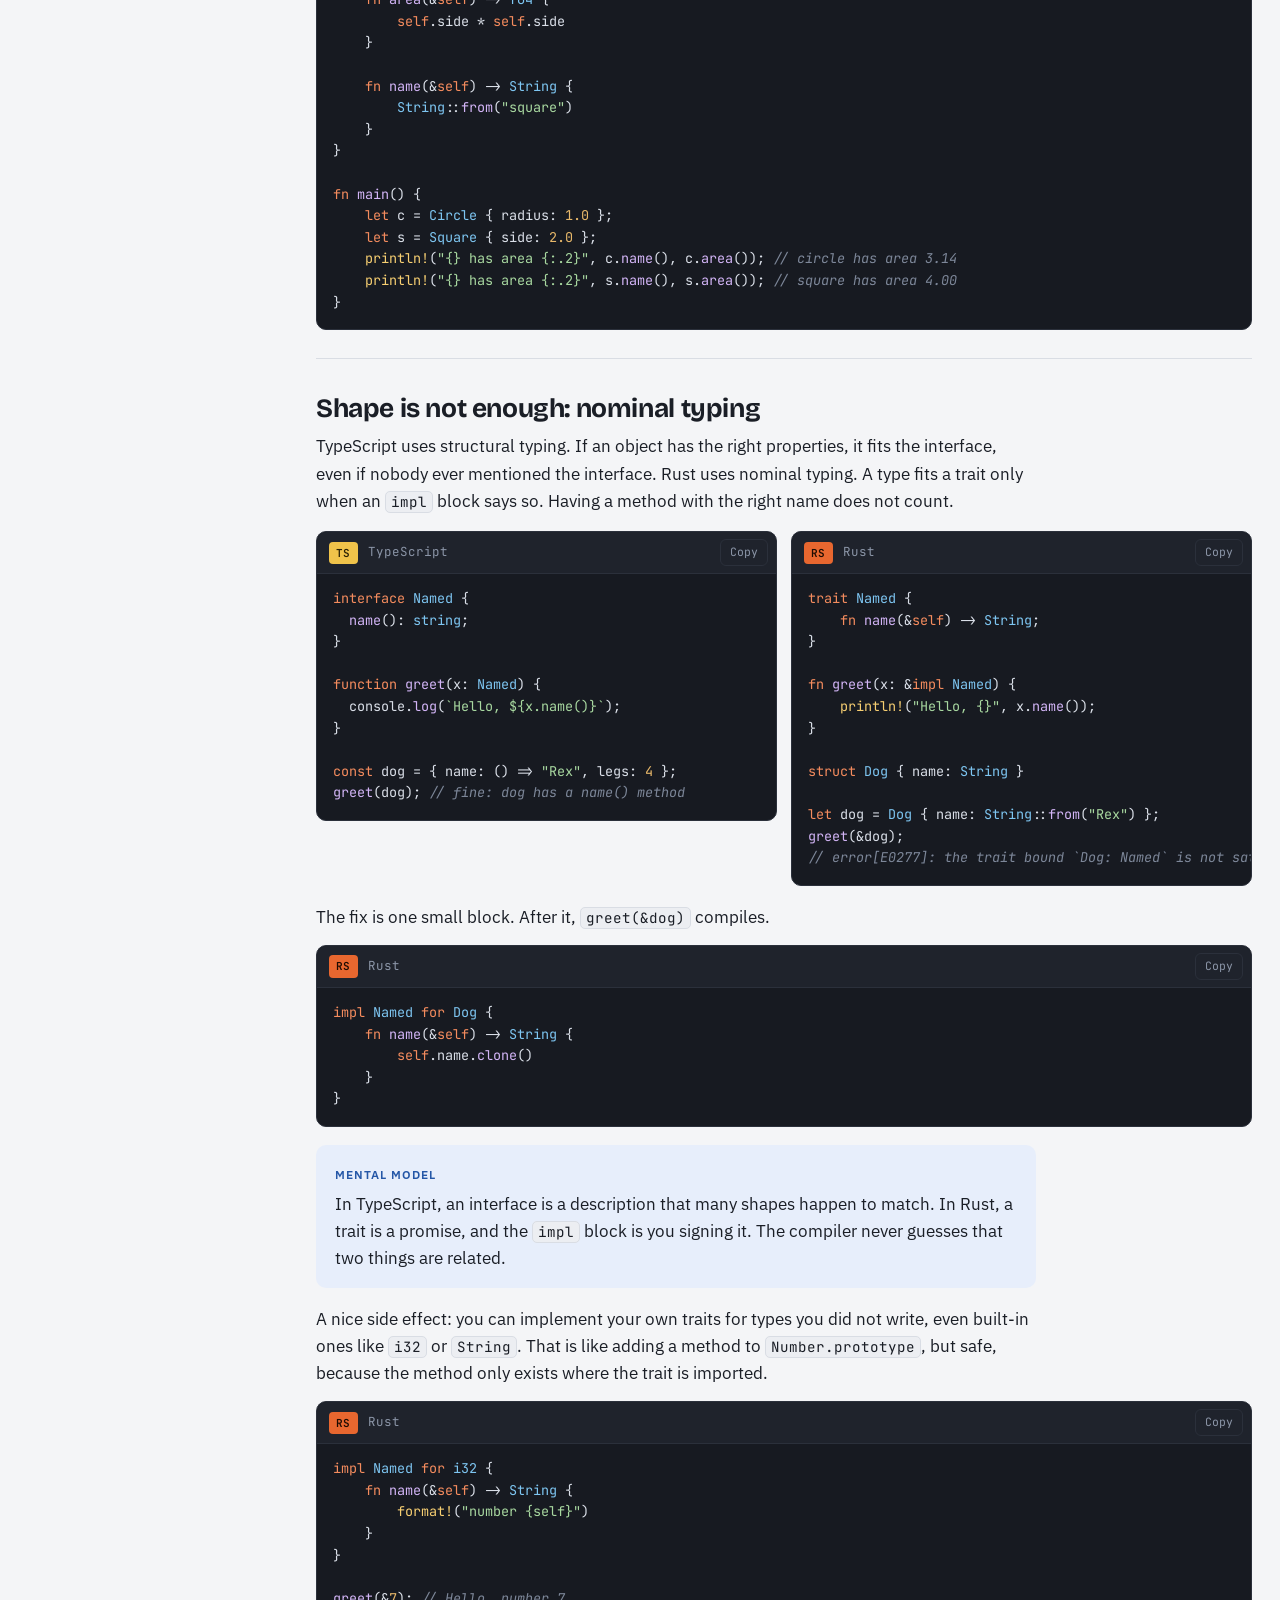
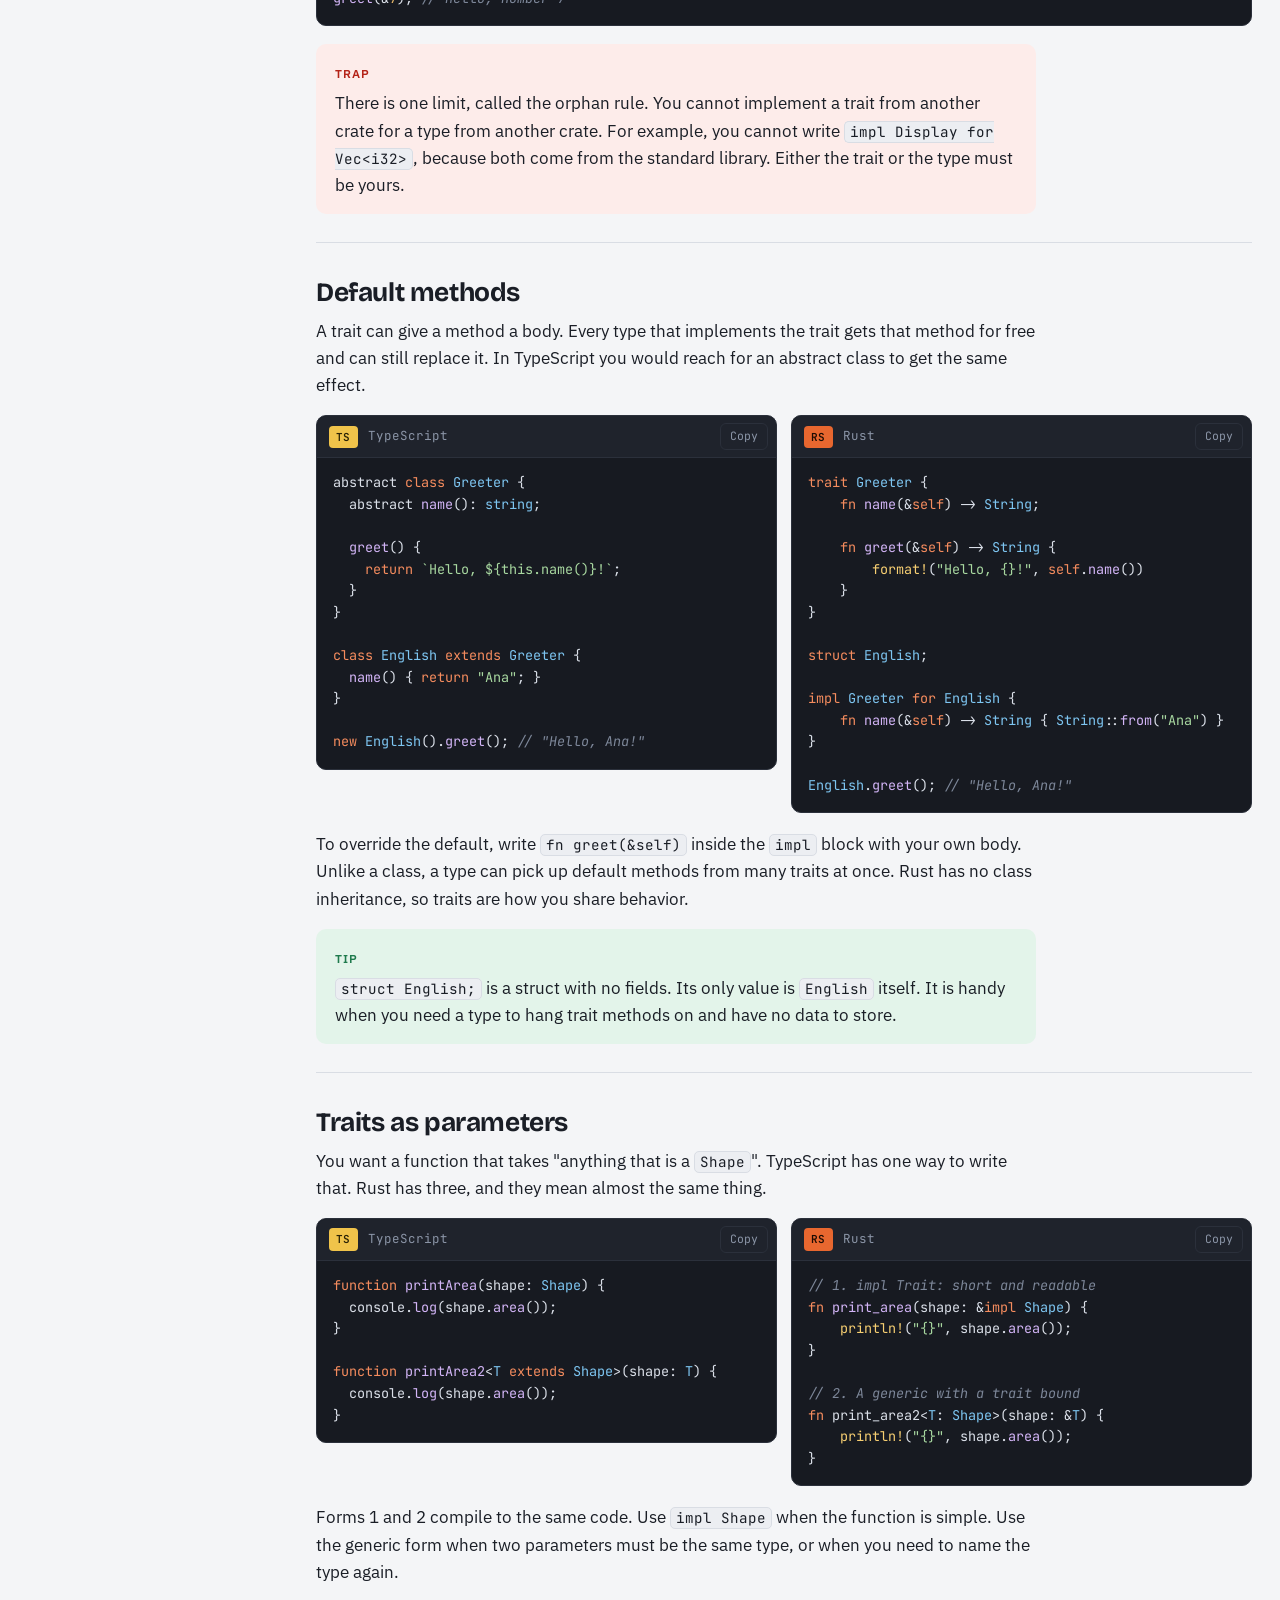
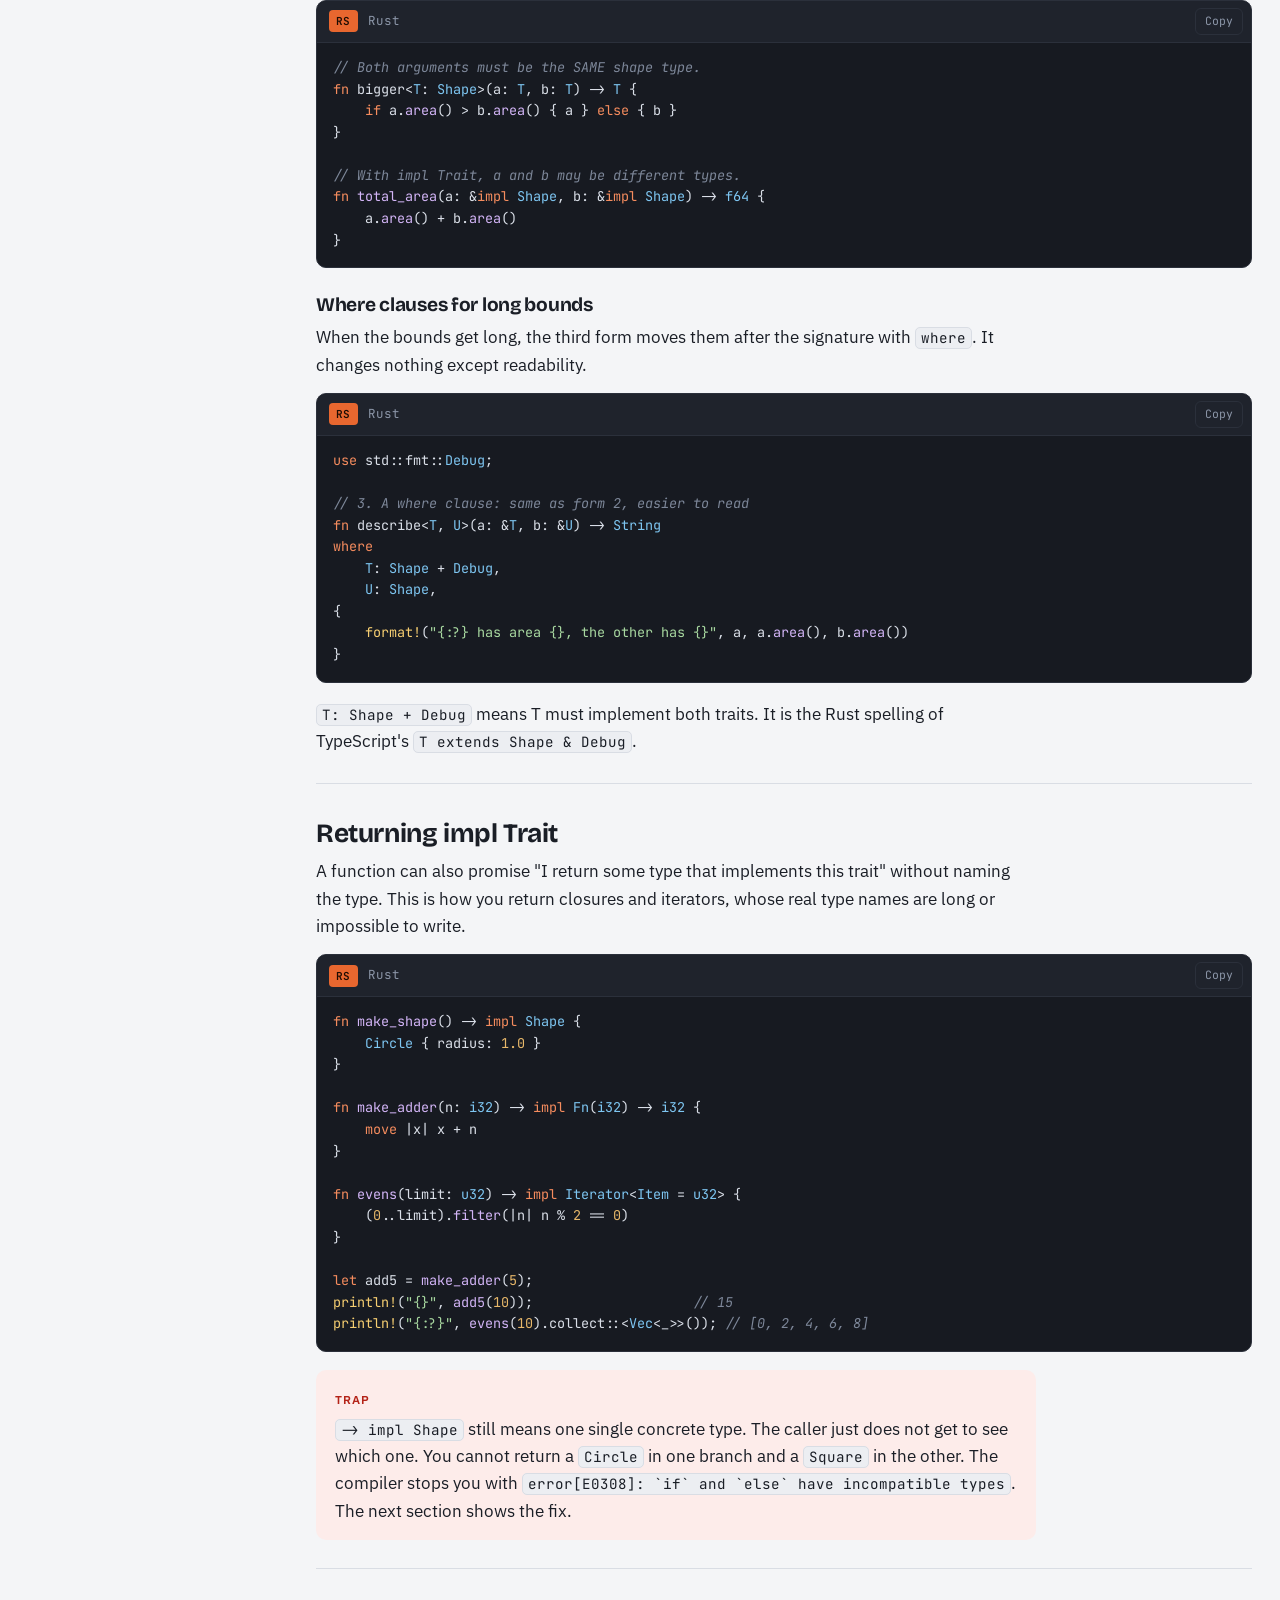
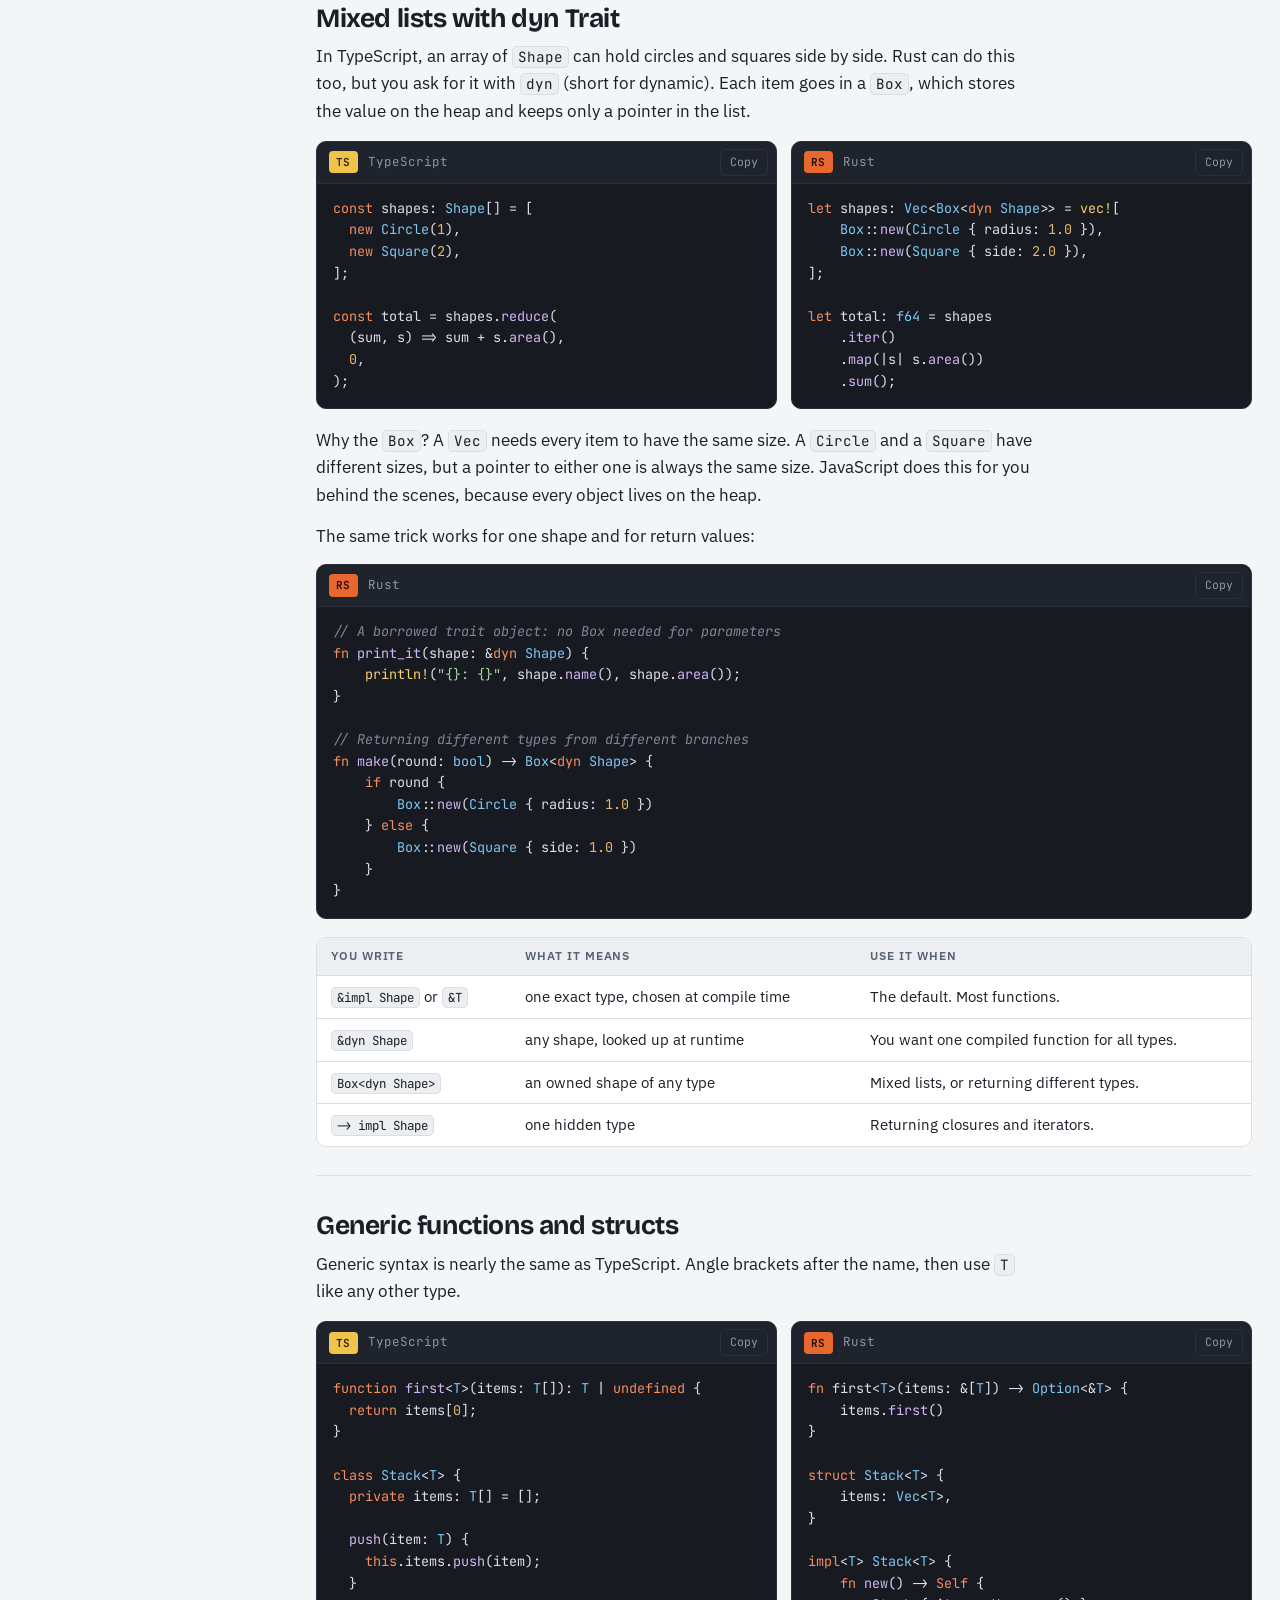
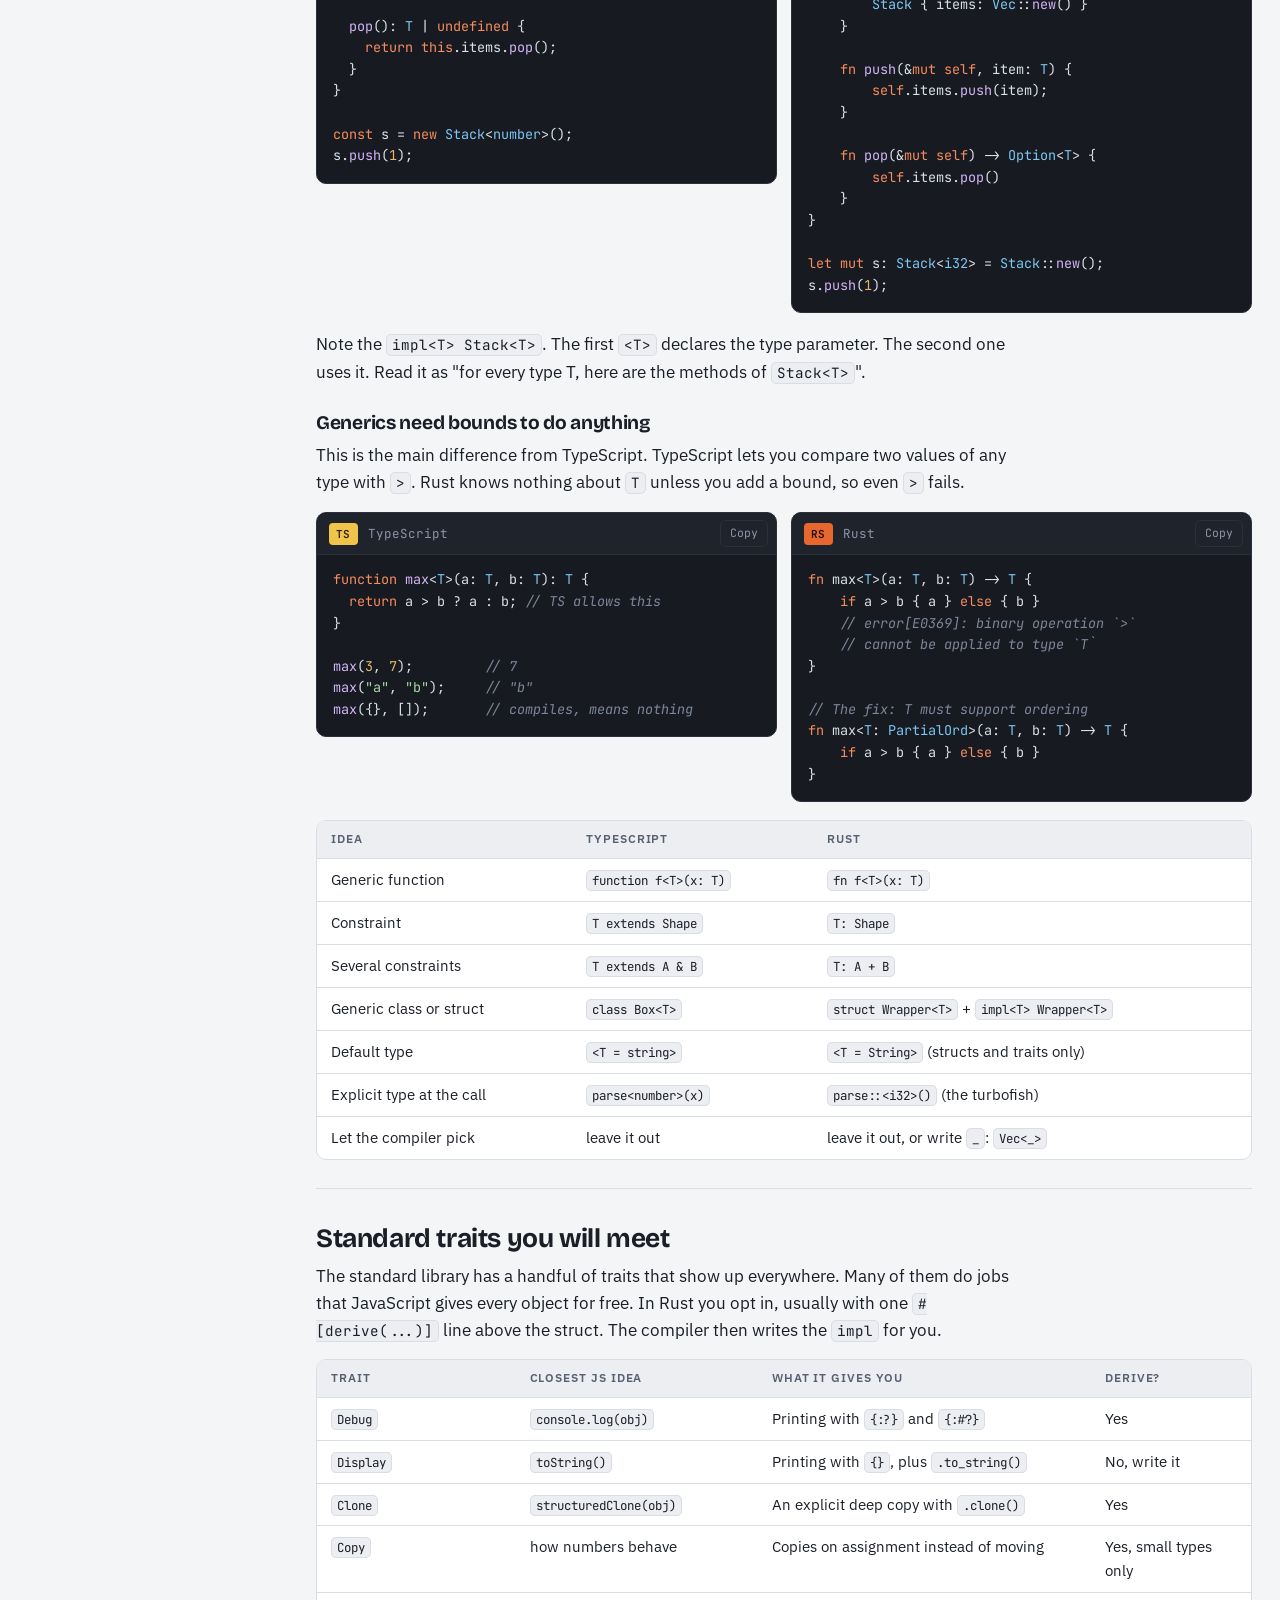
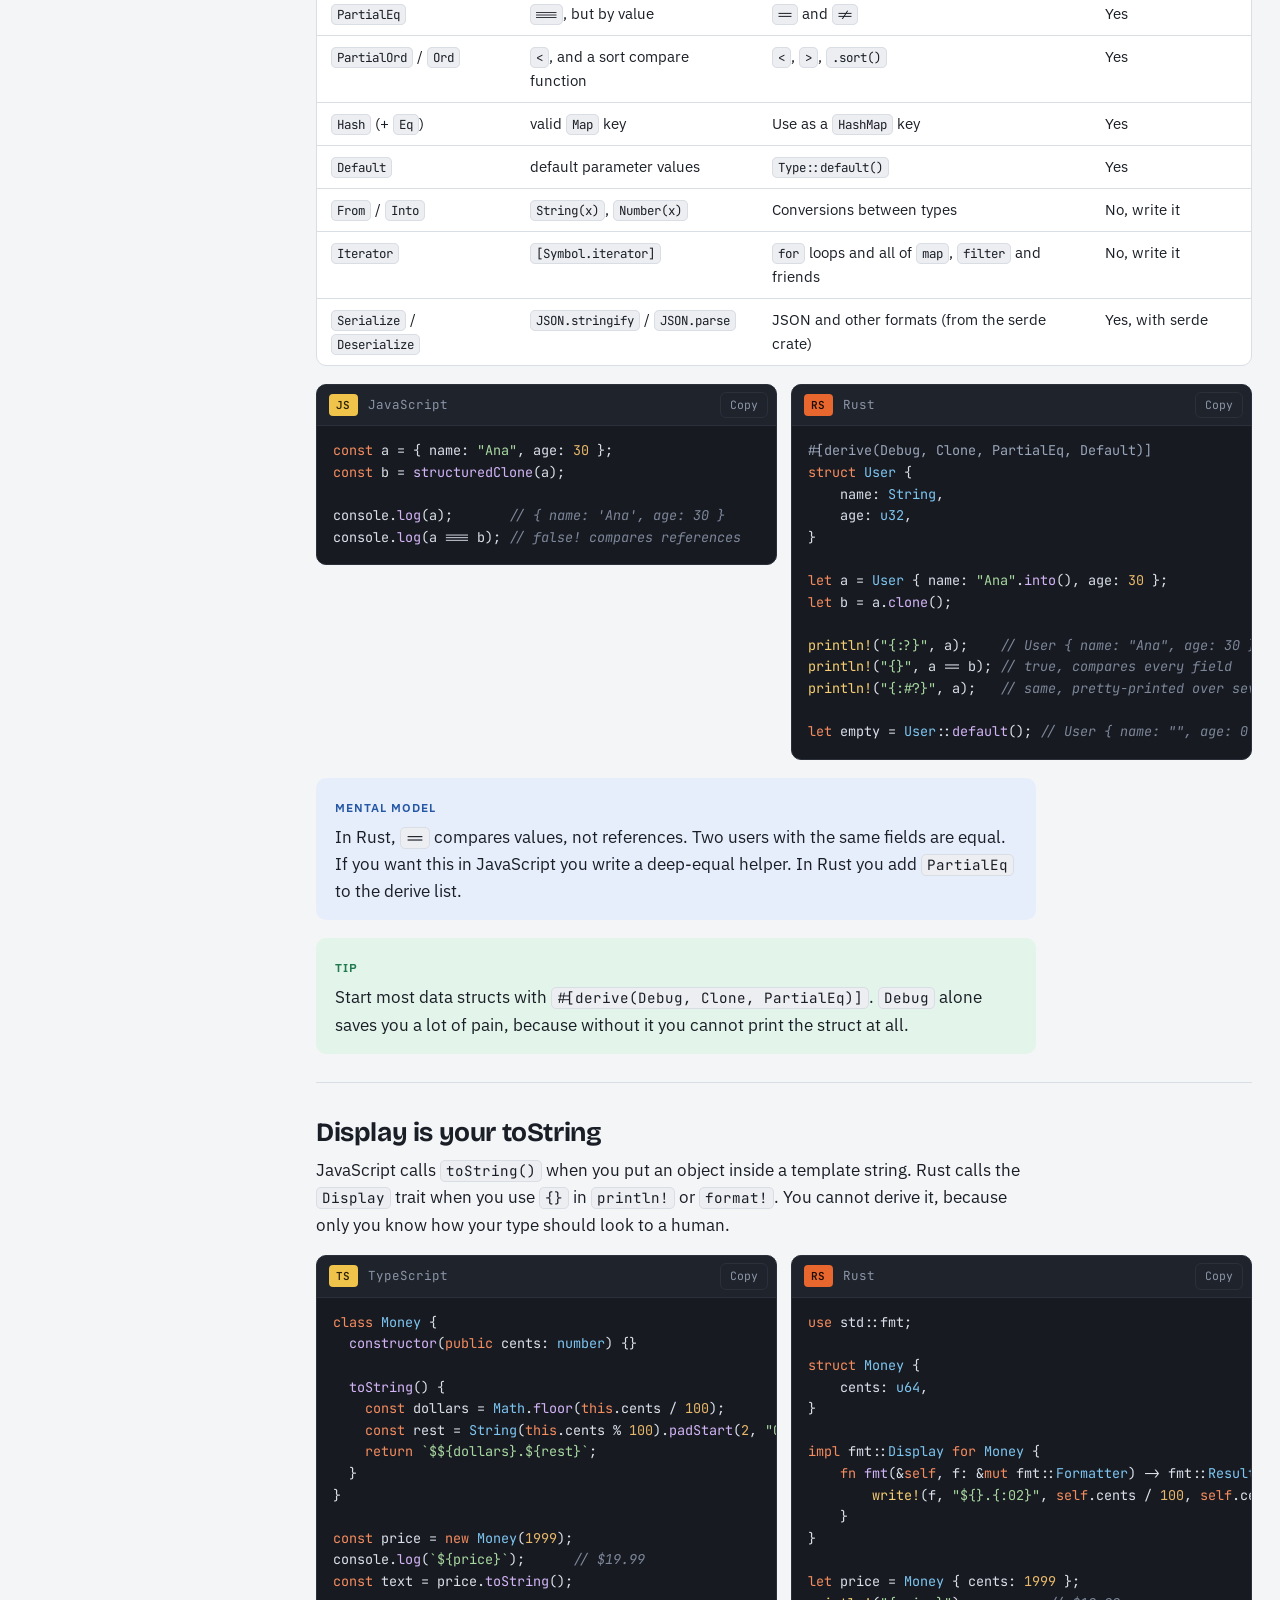
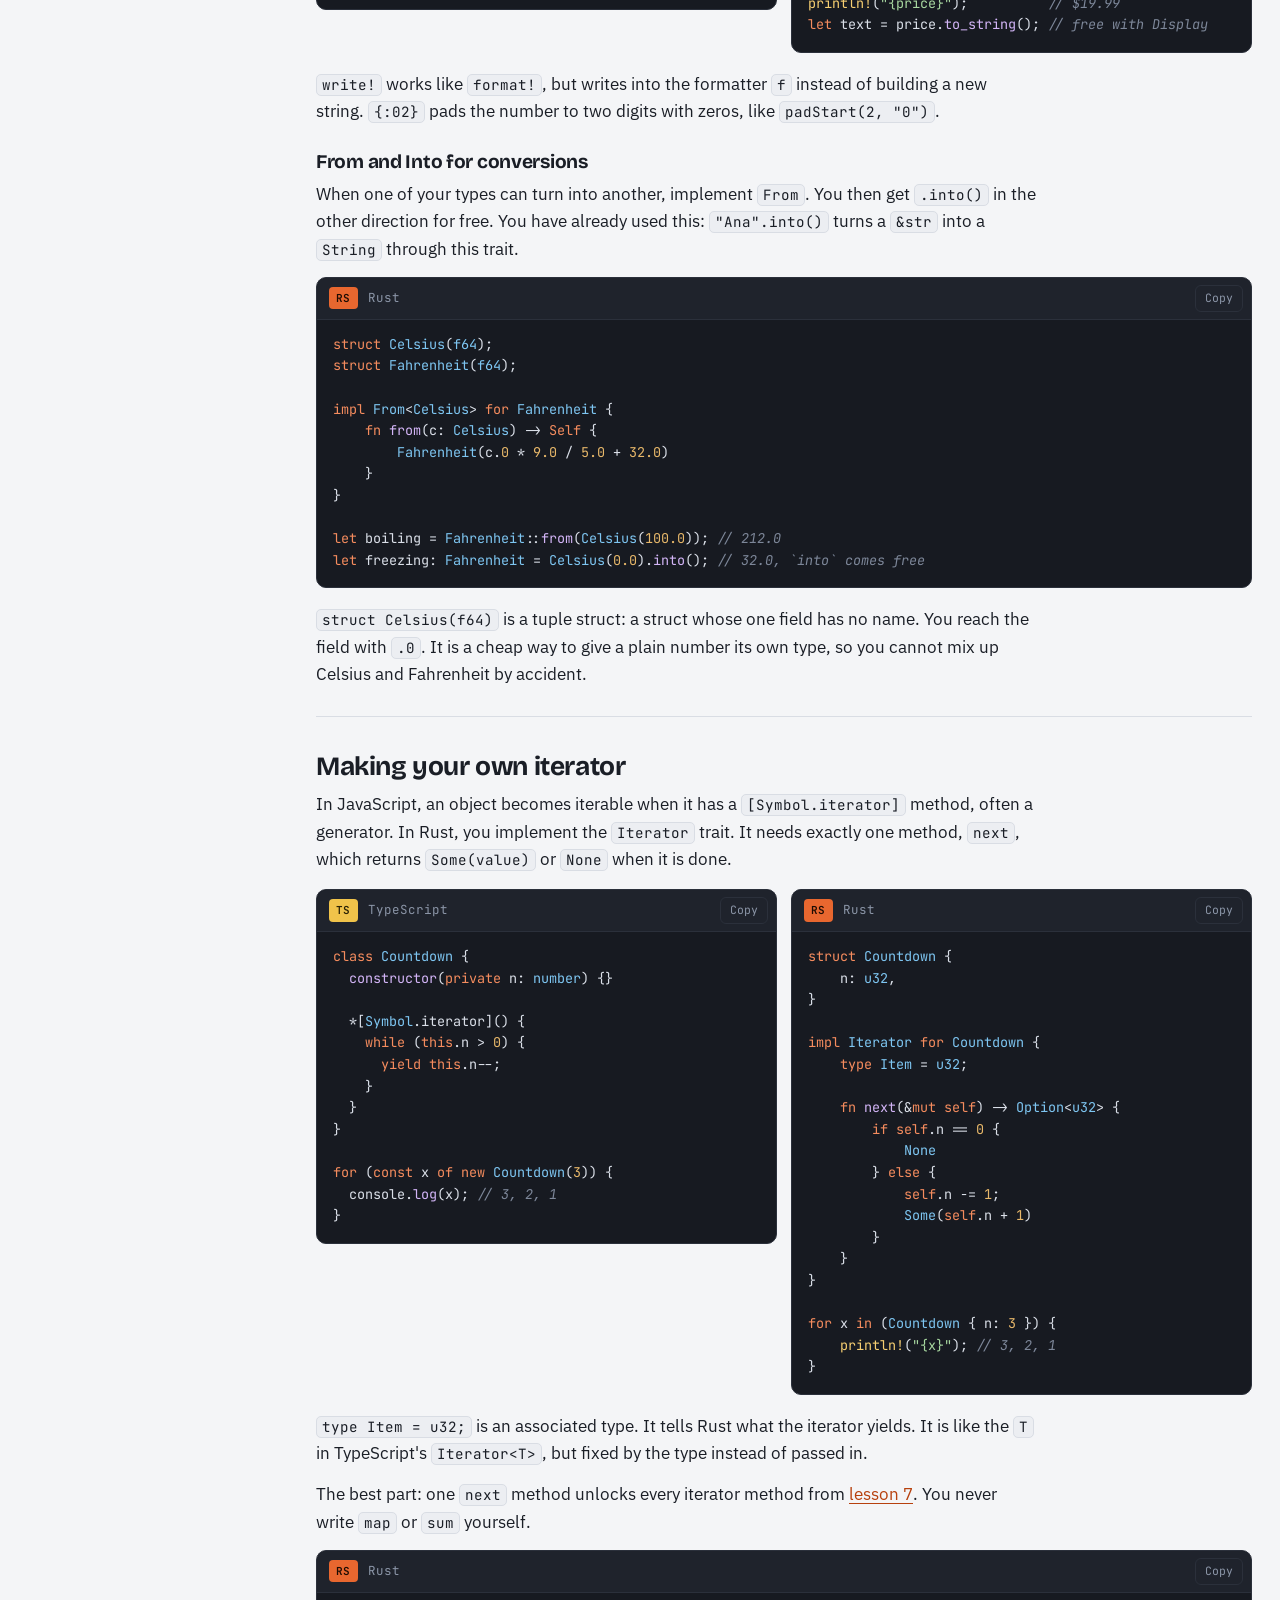
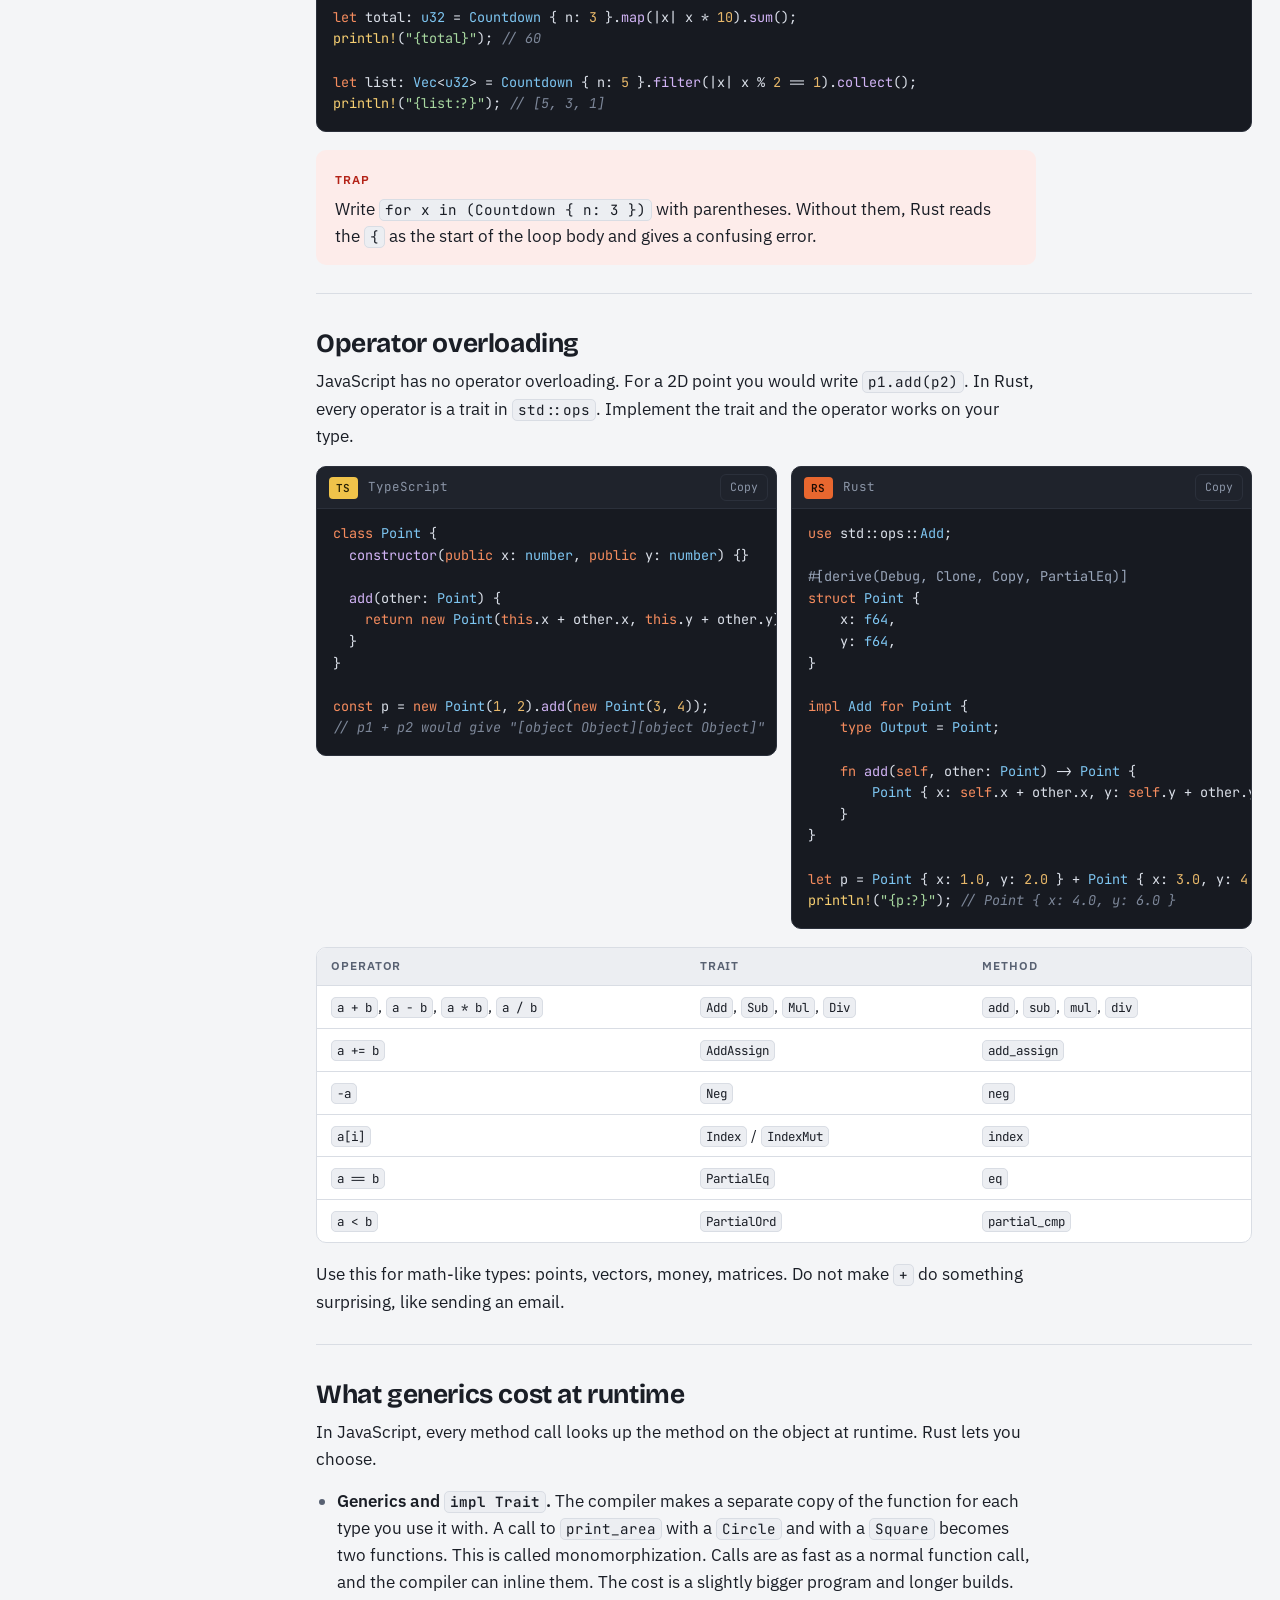
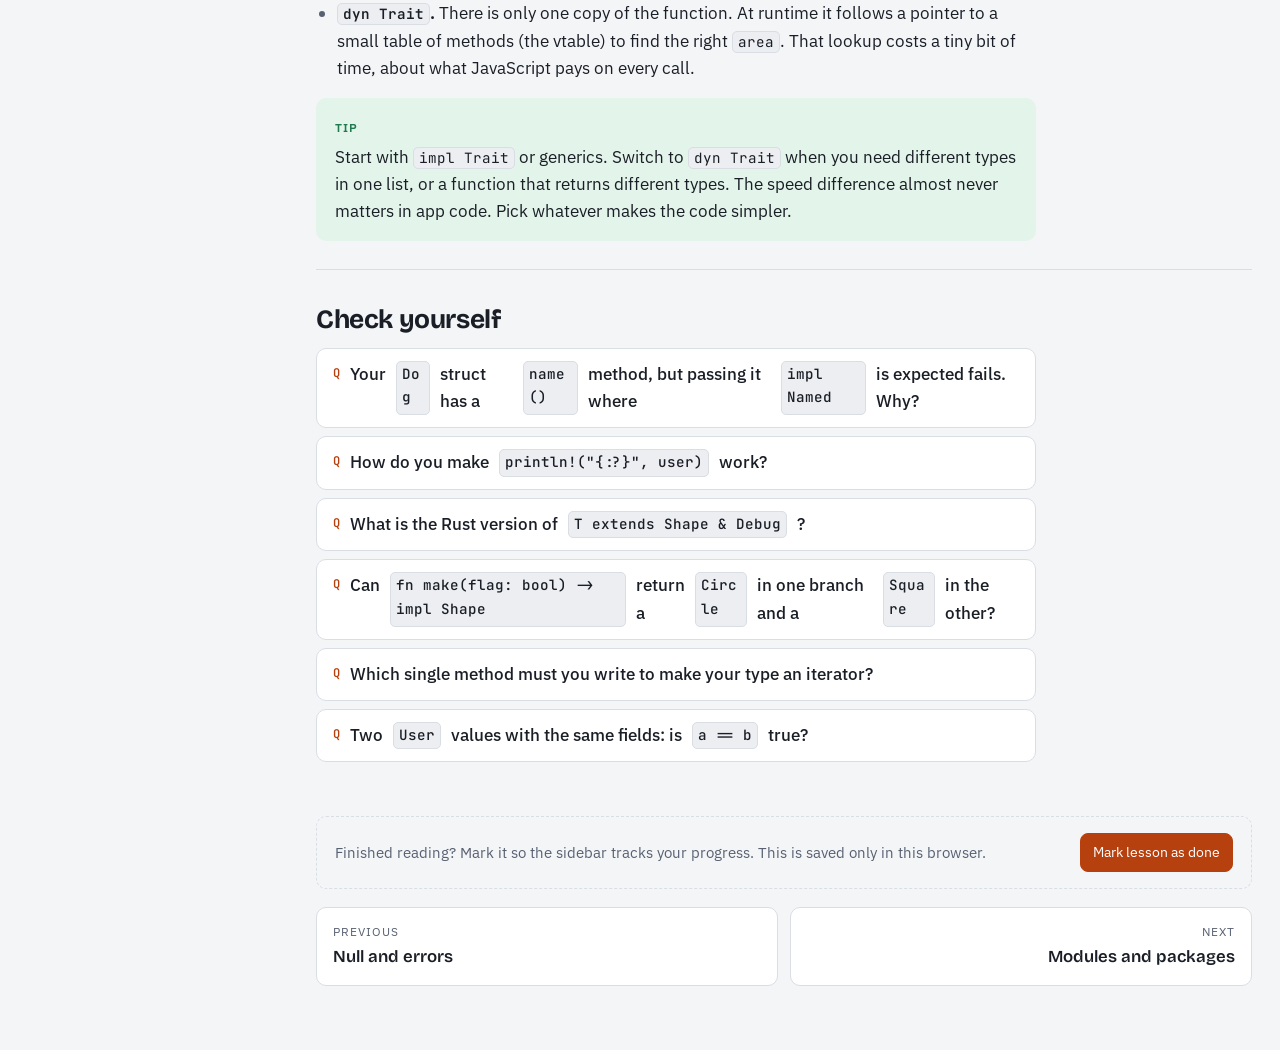
<file: traits.html>
<!doctype html>
<html lang="en">
<head>
<meta charset="utf-8">
<meta name="viewport" content="width=device-width, initial-scale=1">
<title>Traits and generics · Rust from JS</title>
<link rel="preconnect" href="https://fonts.googleapis.com">
<link rel="preconnect" href="https://fonts.gstatic.com" crossorigin>
<link rel="stylesheet" href="https://fonts.googleapis.com/css2?family=Bricolage+Grotesque:opsz,wght@12..96,500;12..96,700&family=IBM+Plex+Sans:ital,wght@0,400;0,500;0,600;1,400&family=JetBrains+Mono:wght@400;600&display=swap">
<link rel="stylesheet" href="assets/style.css">
<script>try{var t=localStorage.getItem('rjs-theme');if(t)document.documentElement.setAttribute('data-theme',t)}catch(e){}</script>
</head>
<body data-page="traits.html">
<main class="lesson">

<header class="lesson-head">
  <p class="eyebrow">Lesson 11 · Real programs</p>
  <h1>Traits and generics</h1>
  <p class="lead">A trait is Rust's version of an interface. Generics look almost the same as in TypeScript. The big change is that a type only fits a trait when you say so out loud.</p>
</header>

<div class="learn">
  <p>You will learn</p>
  <ul>
    <li>How to turn a TypeScript <code>interface</code> into a <code>trait</code> and an <code>impl</code> block</li>
    <li>Why Rust does not accept "it has the right shape" the way TypeScript does</li>
    <li>Three ways to take a trait as a parameter, and when to use <code>dyn</code></li>
    <li>Generic functions and structs, and how <code>T extends X</code> becomes <code>T: X</code></li>
    <li>The standard traits you meet every day: <code>Debug</code>, <code>Display</code>, <code>Clone</code>, <code>PartialEq</code> and more</li>
  </ul>
</div>

<section>
  <h2 data-short="Interface to trait">Interfaces become traits</h2>
  <p>In TypeScript, an interface lists the methods an object must have. A class then says <code>implements</code>. Rust splits this into three parts: the <code>trait</code> lists the methods, the <code>struct</code> holds the data, and an <code>impl Trait for Type</code> block connects them.</p>
  <div class="compare">
<script type="text/x-code" data-lang="ts">
interface Shape {
  area(): number;
  name(): string;
}

class Circle implements Shape {
  constructor(public radius: number) {}

  area() {
    return Math.PI * this.radius ** 2;
  }

  name() {
    return "circle";
  }
}
</script>
<script type="text/x-code" data-lang="rust">
trait Shape {
    fn area(&self) -> f64;
    fn name(&self) -> String;
}

struct Circle {
    radius: f64,
}

impl Shape for Circle {
    fn area(&self) -> f64 {
        std::f64::consts::PI * self.radius * self.radius
    }

    fn name(&self) -> String {
        String::from("circle")
    }
}
</script>
  </div>
  <p>The trait only has signatures that end in <code>;</code>. The bodies live in the <code>impl</code> block. <code>&amp;self</code> plays the role of <code>this</code>. You saw it in <a href="objects.html">lesson 8</a>.</p>
  <p>One struct can implement many traits, each in its own <code>impl</code> block. That keeps related methods together and makes each trait easy to find.</p>
<script type="text/x-code" data-lang="rust">
struct Square {
    side: f64,
}

impl Shape for Square {
    fn area(&self) -> f64 {
        self.side * self.side
    }

    fn name(&self) -> String {
        String::from("square")
    }
}

fn main() {
    let c = Circle { radius: 1.0 };
    let s = Square { side: 2.0 };
    println!("{} has area {:.2}", c.name(), c.area()); // circle has area 3.14
    println!("{} has area {:.2}", s.name(), s.area()); // square has area 4.00
}
</script>
</section>

<section>
  <h2 data-short="Shape vs name">Shape is not enough: nominal typing</h2>
  <p>TypeScript uses structural typing. If an object has the right properties, it fits the interface, even if nobody ever mentioned the interface. Rust uses nominal typing. A type fits a trait only when an <code>impl</code> block says so. Having a method with the right name does not count.</p>
  <div class="compare">
<script type="text/x-code" data-lang="ts">
interface Named {
  name(): string;
}

function greet(x: Named) {
  console.log(`Hello, ${x.name()}`);
}

const dog = { name: () => "Rex", legs: 4 };
greet(dog); // fine: dog has a name() method
</script>
<script type="text/x-code" data-lang="rust">
trait Named {
    fn name(&self) -> String;
}

fn greet(x: &impl Named) {
    println!("Hello, {}", x.name());
}

struct Dog { name: String }

let dog = Dog { name: String::from("Rex") };
greet(&dog);
// error[E0277]: the trait bound `Dog: Named` is not satisfied
</script>
  </div>
  <p>The fix is one small block. After it, <code>greet(&amp;dog)</code> compiles.</p>
<script type="text/x-code" data-lang="rust">
impl Named for Dog {
    fn name(&self) -> String {
        self.name.clone()
    }
}
</script>
  <aside class="callout note">
    <p class="callout-title">Mental model</p>
    <p>In TypeScript, an interface is a description that many shapes happen to match. In Rust, a trait is a promise, and the <code>impl</code> block is you signing it. The compiler never guesses that two things are related.</p>
  </aside>
  <p>A nice side effect: you can implement your own traits for types you did not write, even built-in ones like <code>i32</code> or <code>String</code>. That is like adding a method to <code>Number.prototype</code>, but safe, because the method only exists where the trait is imported.</p>
<script type="text/x-code" data-lang="rust">
impl Named for i32 {
    fn name(&self) -> String {
        format!("number {self}")
    }
}

greet(&7); // Hello, number 7
</script>
  <aside class="callout warn">
    <p class="callout-title">Trap</p>
    <p>There is one limit, called the orphan rule. You cannot implement a trait from another crate for a type from another crate. For example, you cannot write <code>impl Display for Vec&lt;i32&gt;</code>, because both come from the standard library. Either the trait or the type must be yours.</p>
  </aside>
</section>

<section>
  <h2>Default methods</h2>
  <p>A trait can give a method a body. Every type that implements the trait gets that method for free and can still replace it. In TypeScript you would reach for an abstract class to get the same effect.</p>
  <div class="compare">
<script type="text/x-code" data-lang="ts">
abstract class Greeter {
  abstract name(): string;

  greet() {
    return `Hello, ${this.name()}!`;
  }
}

class English extends Greeter {
  name() { return "Ana"; }
}

new English().greet(); // "Hello, Ana!"
</script>
<script type="text/x-code" data-lang="rust">
trait Greeter {
    fn name(&self) -> String;

    fn greet(&self) -> String {
        format!("Hello, {}!", self.name())
    }
}

struct English;

impl Greeter for English {
    fn name(&self) -> String { String::from("Ana") }
}

English.greet(); // "Hello, Ana!"
</script>
  </div>
  <p>To override the default, write <code>fn greet(&amp;self)</code> inside the <code>impl</code> block with your own body. Unlike a class, a type can pick up default methods from many traits at once. Rust has no class inheritance, so traits are how you share behavior.</p>
  <aside class="callout tip">
    <p class="callout-title">Tip</p>
    <p><code>struct English;</code> is a struct with no fields. Its only value is <code>English</code> itself. It is handy when you need a type to hang trait methods on and have no data to store.</p>
  </aside>
</section>

<section>
  <h2>Traits as parameters</h2>
  <p>You want a function that takes "anything that is a <code>Shape</code>". TypeScript has one way to write that. Rust has three, and they mean almost the same thing.</p>
  <div class="compare">
<script type="text/x-code" data-lang="ts">
function printArea(shape: Shape) {
  console.log(shape.area());
}

function printArea2<T extends Shape>(shape: T) {
  console.log(shape.area());
}
</script>
<script type="text/x-code" data-lang="rust">
// 1. impl Trait: short and readable
fn print_area(shape: &impl Shape) {
    println!("{}", shape.area());
}

// 2. A generic with a trait bound
fn print_area2<T: Shape>(shape: &T) {
    println!("{}", shape.area());
}
</script>
  </div>
  <p>Forms 1 and 2 compile to the same code. Use <code>impl Shape</code> when the function is simple. Use the generic form when two parameters must be the same type, or when you need to name the type again.</p>
<script type="text/x-code" data-lang="rust">
// Both arguments must be the SAME shape type.
fn bigger<T: Shape>(a: T, b: T) -> T {
    if a.area() > b.area() { a } else { b }
}

// With impl Trait, a and b may be different types.
fn total_area(a: &impl Shape, b: &impl Shape) -> f64 {
    a.area() + b.area()
}
</script>

  <h3>Where clauses for long bounds</h3>
  <p>When the bounds get long, the third form moves them after the signature with <code>where</code>. It changes nothing except readability.</p>
<script type="text/x-code" data-lang="rust">
use std::fmt::Debug;

// 3. A where clause: same as form 2, easier to read
fn describe<T, U>(a: &T, b: &U) -> String
where
    T: Shape + Debug,
    U: Shape,
{
    format!("{:?} has area {}, the other has {}", a, a.area(), b.area())
}
</script>
  <p><code>T: Shape + Debug</code> means T must implement both traits. It is the Rust spelling of TypeScript's <code>T extends Shape &amp; Debug</code>.</p>
</section>

<section>
  <h2>Returning impl Trait</h2>
  <p>A function can also promise "I return some type that implements this trait" without naming the type. This is how you return closures and iterators, whose real type names are long or impossible to write.</p>
<script type="text/x-code" data-lang="rust">
fn make_shape() -> impl Shape {
    Circle { radius: 1.0 }
}

fn make_adder(n: i32) -> impl Fn(i32) -> i32 {
    move |x| x + n
}

fn evens(limit: u32) -> impl Iterator<Item = u32> {
    (0..limit).filter(|n| n % 2 == 0)
}

let add5 = make_adder(5);
println!("{}", add5(10));                    // 15
println!("{:?}", evens(10).collect::<Vec<_>>()); // [0, 2, 4, 6, 8]
</script>
  <aside class="callout warn">
    <p class="callout-title">Trap</p>
    <p><code>-&gt; impl Shape</code> still means one single concrete type. The caller just does not get to see which one. You cannot return a <code>Circle</code> in one branch and a <code>Square</code> in the other. The compiler stops you with <code>error[E0308]: `if` and `else` have incompatible types</code>. The next section shows the fix.</p>
  </aside>
</section>

<section>
  <h2 data-short="dyn Trait">Mixed lists with dyn Trait</h2>
  <p>In TypeScript, an array of <code>Shape</code> can hold circles and squares side by side. Rust can do this too, but you ask for it with <code>dyn</code> (short for dynamic). Each item goes in a <code>Box</code>, which stores the value on the heap and keeps only a pointer in the list.</p>
  <div class="compare">
<script type="text/x-code" data-lang="ts">
const shapes: Shape[] = [
  new Circle(1),
  new Square(2),
];

const total = shapes.reduce(
  (sum, s) => sum + s.area(),
  0,
);
</script>
<script type="text/x-code" data-lang="rust">
let shapes: Vec<Box<dyn Shape>> = vec![
    Box::new(Circle { radius: 1.0 }),
    Box::new(Square { side: 2.0 }),
];

let total: f64 = shapes
    .iter()
    .map(|s| s.area())
    .sum();
</script>
  </div>
  <p>Why the <code>Box</code>? A <code>Vec</code> needs every item to have the same size. A <code>Circle</code> and a <code>Square</code> have different sizes, but a pointer to either one is always the same size. JavaScript does this for you behind the scenes, because every object lives on the heap.</p>
  <p>The same trick works for one shape and for return values:</p>
<script type="text/x-code" data-lang="rust">
// A borrowed trait object: no Box needed for parameters
fn print_it(shape: &dyn Shape) {
    println!("{}: {}", shape.name(), shape.area());
}

// Returning different types from different branches
fn make(round: bool) -> Box<dyn Shape> {
    if round {
        Box::new(Circle { radius: 1.0 })
    } else {
        Box::new(Square { side: 1.0 })
    }
}
</script>
  <div class="table-wrap">
    <table>
      <thead><tr><th>You write</th><th>What it means</th><th>Use it when</th></tr></thead>
      <tbody>
        <tr><td><code>&amp;impl Shape</code> or <code>&amp;T</code></td><td>one exact type, chosen at compile time</td><td>The default. Most functions.</td></tr>
        <tr><td><code>&amp;dyn Shape</code></td><td>any shape, looked up at runtime</td><td>You want one compiled function for all types.</td></tr>
        <tr><td><code>Box&lt;dyn Shape&gt;</code></td><td>an owned shape of any type</td><td>Mixed lists, or returning different types.</td></tr>
        <tr><td><code>-&gt; impl Shape</code></td><td>one hidden type</td><td>Returning closures and iterators.</td></tr>
      </tbody>
    </table>
  </div>
</section>

<section>
  <h2>Generic functions and structs</h2>
  <p>Generic syntax is nearly the same as TypeScript. Angle brackets after the name, then use <code>T</code> like any other type.</p>
  <div class="compare">
<script type="text/x-code" data-lang="ts">
function first<T>(items: T[]): T | undefined {
  return items[0];
}

class Stack<T> {
  private items: T[] = [];

  push(item: T) {
    this.items.push(item);
  }

  pop(): T | undefined {
    return this.items.pop();
  }
}

const s = new Stack<number>();
s.push(1);
</script>
<script type="text/x-code" data-lang="rust">
fn first<T>(items: &[T]) -> Option<&T> {
    items.first()
}

struct Stack<T> {
    items: Vec<T>,
}

impl<T> Stack<T> {
    fn new() -> Self {
        Stack { items: Vec::new() }
    }

    fn push(&mut self, item: T) {
        self.items.push(item);
    }

    fn pop(&mut self) -> Option<T> {
        self.items.pop()
    }
}

let mut s: Stack<i32> = Stack::new();
s.push(1);
</script>
  </div>
  <p>Note the <code>impl&lt;T&gt; Stack&lt;T&gt;</code>. The first <code>&lt;T&gt;</code> declares the type parameter. The second one uses it. Read it as "for every type T, here are the methods of <code>Stack&lt;T&gt;</code>".</p>

  <h3>Generics need bounds to do anything</h3>
  <p>This is the main difference from TypeScript. TypeScript lets you compare two values of any type with <code>&gt;</code>. Rust knows nothing about <code>T</code> unless you add a bound, so even <code>&gt;</code> fails.</p>
  <div class="compare">
<script type="text/x-code" data-lang="ts">
function max<T>(a: T, b: T): T {
  return a > b ? a : b; // TS allows this
}

max(3, 7);         // 7
max("a", "b");     // "b"
max({}, []);       // compiles, means nothing
</script>
<script type="text/x-code" data-lang="rust">
fn max<T>(a: T, b: T) -> T {
    if a > b { a } else { b }
    // error[E0369]: binary operation `>`
    // cannot be applied to type `T`
}

// The fix: T must support ordering
fn max<T: PartialOrd>(a: T, b: T) -> T {
    if a > b { a } else { b }
}
</script>
  </div>

  <div class="table-wrap">
    <table>
      <thead><tr><th>Idea</th><th>TypeScript</th><th>Rust</th></tr></thead>
      <tbody>
        <tr><td>Generic function</td><td><code>function f&lt;T&gt;(x: T)</code></td><td><code>fn f&lt;T&gt;(x: T)</code></td></tr>
        <tr><td>Constraint</td><td><code>T extends Shape</code></td><td><code>T: Shape</code></td></tr>
        <tr><td>Several constraints</td><td><code>T extends A &amp; B</code></td><td><code>T: A + B</code></td></tr>
        <tr><td>Generic class or struct</td><td><code>class Box&lt;T&gt;</code></td><td><code>struct Wrapper&lt;T&gt;</code> + <code>impl&lt;T&gt; Wrapper&lt;T&gt;</code></td></tr>
        <tr><td>Default type</td><td><code>&lt;T = string&gt;</code></td><td><code>&lt;T = String&gt;</code> (structs and traits only)</td></tr>
        <tr><td>Explicit type at the call</td><td><code>parse&lt;number&gt;(x)</code></td><td><code>parse::&lt;i32&gt;()</code> (the turbofish)</td></tr>
        <tr><td>Let the compiler pick</td><td>leave it out</td><td>leave it out, or write <code>_</code>: <code>Vec&lt;_&gt;</code></td></tr>
      </tbody>
    </table>
  </div>
</section>

<section>
  <h2>Standard traits you will meet</h2>
  <p>The standard library has a handful of traits that show up everywhere. Many of them do jobs that JavaScript gives every object for free. In Rust you opt in, usually with one <code>#[derive(...)]</code> line above the struct. The compiler then writes the <code>impl</code> for you.</p>
  <div class="table-wrap">
    <table>
      <thead><tr><th>Trait</th><th>Closest JS idea</th><th>What it gives you</th><th>Derive?</th></tr></thead>
      <tbody>
        <tr><td><code>Debug</code></td><td><code>console.log(obj)</code></td><td>Printing with <code>{:?}</code> and <code>{:#?}</code></td><td>Yes</td></tr>
        <tr><td><code>Display</code></td><td><code>toString()</code></td><td>Printing with <code>{}</code>, plus <code>.to_string()</code></td><td>No, write it</td></tr>
        <tr><td><code>Clone</code></td><td><code>structuredClone(obj)</code></td><td>An explicit deep copy with <code>.clone()</code></td><td>Yes</td></tr>
        <tr><td><code>Copy</code></td><td>how numbers behave</td><td>Copies on assignment instead of moving</td><td>Yes, small types only</td></tr>
        <tr><td><code>PartialEq</code></td><td><code>===</code>, but by value</td><td><code>==</code> and <code>!=</code></td><td>Yes</td></tr>
        <tr><td><code>PartialOrd</code> / <code>Ord</code></td><td><code>&lt;</code>, and a sort compare function</td><td><code>&lt;</code>, <code>&gt;</code>, <code>.sort()</code></td><td>Yes</td></tr>
        <tr><td><code>Hash</code> (+ <code>Eq</code>)</td><td>valid <code>Map</code> key</td><td>Use as a <code>HashMap</code> key</td><td>Yes</td></tr>
        <tr><td><code>Default</code></td><td>default parameter values</td><td><code>Type::default()</code></td><td>Yes</td></tr>
        <tr><td><code>From</code> / <code>Into</code></td><td><code>String(x)</code>, <code>Number(x)</code></td><td>Conversions between types</td><td>No, write it</td></tr>
        <tr><td><code>Iterator</code></td><td><code>[Symbol.iterator]</code></td><td><code>for</code> loops and all of <code>map</code>, <code>filter</code> and friends</td><td>No, write it</td></tr>
        <tr><td><code>Serialize</code> / <code>Deserialize</code></td><td><code>JSON.stringify</code> / <code>JSON.parse</code></td><td>JSON and other formats (from the serde crate)</td><td>Yes, with serde</td></tr>
      </tbody>
    </table>
  </div>

  <div class="compare">
<script type="text/x-code" data-lang="js">
const a = { name: "Ana", age: 30 };
const b = structuredClone(a);

console.log(a);       // { name: 'Ana', age: 30 }
console.log(a === b); // false! compares references
</script>
<script type="text/x-code" data-lang="rust">
#[derive(Debug, Clone, PartialEq, Default)]
struct User {
    name: String,
    age: u32,
}

let a = User { name: "Ana".into(), age: 30 };
let b = a.clone();

println!("{:?}", a);    // User { name: "Ana", age: 30 }
println!("{}", a == b); // true, compares every field
println!("{:#?}", a);   // same, pretty-printed over several lines

let empty = User::default(); // User { name: "", age: 0 }
</script>
  </div>
  <aside class="callout note">
    <p class="callout-title">Mental model</p>
    <p>In Rust, <code>==</code> compares values, not references. Two users with the same fields are equal. If you want this in JavaScript you write a deep-equal helper. In Rust you add <code>PartialEq</code> to the derive list.</p>
  </aside>
  <aside class="callout tip">
    <p class="callout-title">Tip</p>
    <p>Start most data structs with <code>#[derive(Debug, Clone, PartialEq)]</code>. <code>Debug</code> alone saves you a lot of pain, because without it you cannot print the struct at all.</p>
  </aside>
</section>

<section>
  <h2 data-short="Display">Display is your toString</h2>
  <p>JavaScript calls <code>toString()</code> when you put an object inside a template string. Rust calls the <code>Display</code> trait when you use <code>{}</code> in <code>println!</code> or <code>format!</code>. You cannot derive it, because only you know how your type should look to a human.</p>
  <div class="compare">
<script type="text/x-code" data-lang="ts">
class Money {
  constructor(public cents: number) {}

  toString() {
    const dollars = Math.floor(this.cents / 100);
    const rest = String(this.cents % 100).padStart(2, "0");
    return `$${dollars}.${rest}`;
  }
}

const price = new Money(1999);
console.log(`${price}`);      // $19.99
const text = price.toString();
</script>
<script type="text/x-code" data-lang="rust">
use std::fmt;

struct Money {
    cents: u64,
}

impl fmt::Display for Money {
    fn fmt(&self, f: &mut fmt::Formatter) -> fmt::Result {
        write!(f, "${}.{:02}", self.cents / 100, self.cents % 100)
    }
}

let price = Money { cents: 1999 };
println!("{price}");          // $19.99
let text = price.to_string(); // free with Display
</script>
  </div>
  <p><code>write!</code> works like <code>format!</code>, but writes into the formatter <code>f</code> instead of building a new string. <code>{:02}</code> pads the number to two digits with zeros, like <code>padStart(2, "0")</code>.</p>

  <h3>From and Into for conversions</h3>
  <p>When one of your types can turn into another, implement <code>From</code>. You then get <code>.into()</code> in the other direction for free. You have already used this: <code>"Ana".into()</code> turns a <code>&amp;str</code> into a <code>String</code> through this trait.</p>
<script type="text/x-code" data-lang="rust">
struct Celsius(f64);
struct Fahrenheit(f64);

impl From<Celsius> for Fahrenheit {
    fn from(c: Celsius) -> Self {
        Fahrenheit(c.0 * 9.0 / 5.0 + 32.0)
    }
}

let boiling = Fahrenheit::from(Celsius(100.0)); // 212.0
let freezing: Fahrenheit = Celsius(0.0).into(); // 32.0, `into` comes free
</script>
  <p><code>struct Celsius(f64)</code> is a tuple struct: a struct whose one field has no name. You reach the field with <code>.0</code>. It is a cheap way to give a plain number its own type, so you cannot mix up Celsius and Fahrenheit by accident.</p>
</section>

<section>
  <h2>Making your own iterator</h2>
  <p>In JavaScript, an object becomes iterable when it has a <code>[Symbol.iterator]</code> method, often a generator. In Rust, you implement the <code>Iterator</code> trait. It needs exactly one method, <code>next</code>, which returns <code>Some(value)</code> or <code>None</code> when it is done.</p>
  <div class="compare">
<script type="text/x-code" data-lang="ts">
class Countdown {
  constructor(private n: number) {}

  *[Symbol.iterator]() {
    while (this.n > 0) {
      yield this.n--;
    }
  }
}

for (const x of new Countdown(3)) {
  console.log(x); // 3, 2, 1
}
</script>
<script type="text/x-code" data-lang="rust">
struct Countdown {
    n: u32,
}

impl Iterator for Countdown {
    type Item = u32;

    fn next(&mut self) -> Option<u32> {
        if self.n == 0 {
            None
        } else {
            self.n -= 1;
            Some(self.n + 1)
        }
    }
}

for x in (Countdown { n: 3 }) {
    println!("{x}"); // 3, 2, 1
}
</script>
  </div>
  <p><code>type Item = u32;</code> is an associated type. It tells Rust what the iterator yields. It is like the <code>T</code> in TypeScript's <code>Iterator&lt;T&gt;</code>, but fixed by the type instead of passed in.</p>
  <p>The best part: one <code>next</code> method unlocks every iterator method from <a href="arrays.html">lesson 7</a>. You never write <code>map</code> or <code>sum</code> yourself.</p>
<script type="text/x-code" data-lang="rust">
let total: u32 = Countdown { n: 3 }.map(|x| x * 10).sum();
println!("{total}"); // 60

let list: Vec<u32> = Countdown { n: 5 }.filter(|x| x % 2 == 1).collect();
println!("{list:?}"); // [5, 3, 1]
</script>
  <aside class="callout warn">
    <p class="callout-title">Trap</p>
    <p>Write <code>for x in (Countdown { n: 3 })</code> with parentheses. Without them, Rust reads the <code>{</code> as the start of the loop body and gives a confusing error.</p>
  </aside>
</section>

<section>
  <h2>Operator overloading</h2>
  <p>JavaScript has no operator overloading. For a 2D point you would write <code>p1.add(p2)</code>. In Rust, every operator is a trait in <code>std::ops</code>. Implement the trait and the operator works on your type.</p>
  <div class="compare">
<script type="text/x-code" data-lang="ts">
class Point {
  constructor(public x: number, public y: number) {}

  add(other: Point) {
    return new Point(this.x + other.x, this.y + other.y);
  }
}

const p = new Point(1, 2).add(new Point(3, 4));
// p1 + p2 would give "[object Object][object Object]"
</script>
<script type="text/x-code" data-lang="rust">
use std::ops::Add;

#[derive(Debug, Clone, Copy, PartialEq)]
struct Point {
    x: f64,
    y: f64,
}

impl Add for Point {
    type Output = Point;

    fn add(self, other: Point) -> Point {
        Point { x: self.x + other.x, y: self.y + other.y }
    }
}

let p = Point { x: 1.0, y: 2.0 } + Point { x: 3.0, y: 4.0 };
println!("{p:?}"); // Point { x: 4.0, y: 6.0 }
</script>
  </div>
  <div class="table-wrap">
    <table>
      <thead><tr><th>Operator</th><th>Trait</th><th>Method</th></tr></thead>
      <tbody>
        <tr><td><code>a + b</code>, <code>a - b</code>, <code>a * b</code>, <code>a / b</code></td><td><code>Add</code>, <code>Sub</code>, <code>Mul</code>, <code>Div</code></td><td><code>add</code>, <code>sub</code>, <code>mul</code>, <code>div</code></td></tr>
        <tr><td><code>a += b</code></td><td><code>AddAssign</code></td><td><code>add_assign</code></td></tr>
        <tr><td><code>-a</code></td><td><code>Neg</code></td><td><code>neg</code></td></tr>
        <tr><td><code>a[i]</code></td><td><code>Index</code> / <code>IndexMut</code></td><td><code>index</code></td></tr>
        <tr><td><code>a == b</code></td><td><code>PartialEq</code></td><td><code>eq</code></td></tr>
        <tr><td><code>a &lt; b</code></td><td><code>PartialOrd</code></td><td><code>partial_cmp</code></td></tr>
      </tbody>
    </table>
  </div>
  <p>Use this for math-like types: points, vectors, money, matrices. Do not make <code>+</code> do something surprising, like sending an email.</p>
</section>

<section>
  <h2>What generics cost at runtime</h2>
  <p>In JavaScript, every method call looks up the method on the object at runtime. Rust lets you choose.</p>
  <ul>
    <li><strong>Generics and <code>impl Trait</code>.</strong> The compiler makes a separate copy of the function for each type you use it with. A call to <code>print_area</code> with a <code>Circle</code> and with a <code>Square</code> becomes two functions. This is called monomorphization. Calls are as fast as a normal function call, and the compiler can inline them. The cost is a slightly bigger program and longer builds.</li>
    <li><strong><code>dyn Trait</code>.</strong> There is only one copy of the function. At runtime it follows a pointer to a small table of methods (the vtable) to find the right <code>area</code>. That lookup costs a tiny bit of time, about what JavaScript pays on every call.</li>
  </ul>
  <aside class="callout tip">
    <p class="callout-title">Tip</p>
    <p>Start with <code>impl Trait</code> or generics. Switch to <code>dyn Trait</code> when you need different types in one list, or a function that returns different types. The speed difference almost never matters in app code. Pick whatever makes the code simpler.</p>
  </aside>
</section>

<section>
  <h2>Check yourself</h2>
  <div class="quiz">
    <details>
      <summary>Your <code>Dog</code> struct has a <code>name()</code> method, but passing it where <code>impl Named</code> is expected fails. Why?</summary>
      <div><p>Rust uses nominal typing. Having a method with the right name is not enough. You must write <code>impl Named for Dog { ... }</code> so the compiler knows <code>Dog</code> fits the trait.</p></div>
    </details>
    <details>
      <summary>How do you make <code>println!("{:?}", user)</code> work?</summary>
      <div><p>Add <code>#[derive(Debug)]</code> above the struct. For <code>{}</code> without the <code>:?</code>, implement <code>std::fmt::Display</code> yourself.</p></div>
    </details>
    <details>
      <summary>What is the Rust version of <code>T extends Shape &amp; Debug</code>?</summary>
      <div><p><code>T: Shape + Debug</code>, either inside the angle brackets or in a <code>where</code> clause.</p></div>
    </details>
    <details>
      <summary>Can <code>fn make(flag: bool) -&gt; impl Shape</code> return a <code>Circle</code> in one branch and a <code>Square</code> in the other?</summary>
      <div><p>No. <code>impl Shape</code> is one hidden type. Return <code>Box&lt;dyn Shape&gt;</code> and wrap each value in <code>Box::new(...)</code>.</p></div>
    </details>
    <details>
      <summary>Which single method must you write to make your type an iterator?</summary>
      <div><p><code>fn next(&amp;mut self) -&gt; Option&lt;Self::Item&gt;</code>, plus the line <code>type Item = ...;</code>. Every other iterator method comes for free.</p></div>
    </details>
    <details>
      <summary>Two <code>User</code> values with the same fields: is <code>a == b</code> true?</summary>
      <div><p>Yes, if <code>User</code> derives <code>PartialEq</code>. Rust's <code>==</code> compares values field by field. Without <code>PartialEq</code>, the code does not compile at all.</p></div>
    </details>
  </div>
</section>

</main>
<script src="assets/app.js"></script>
</body>
</html>
</file>
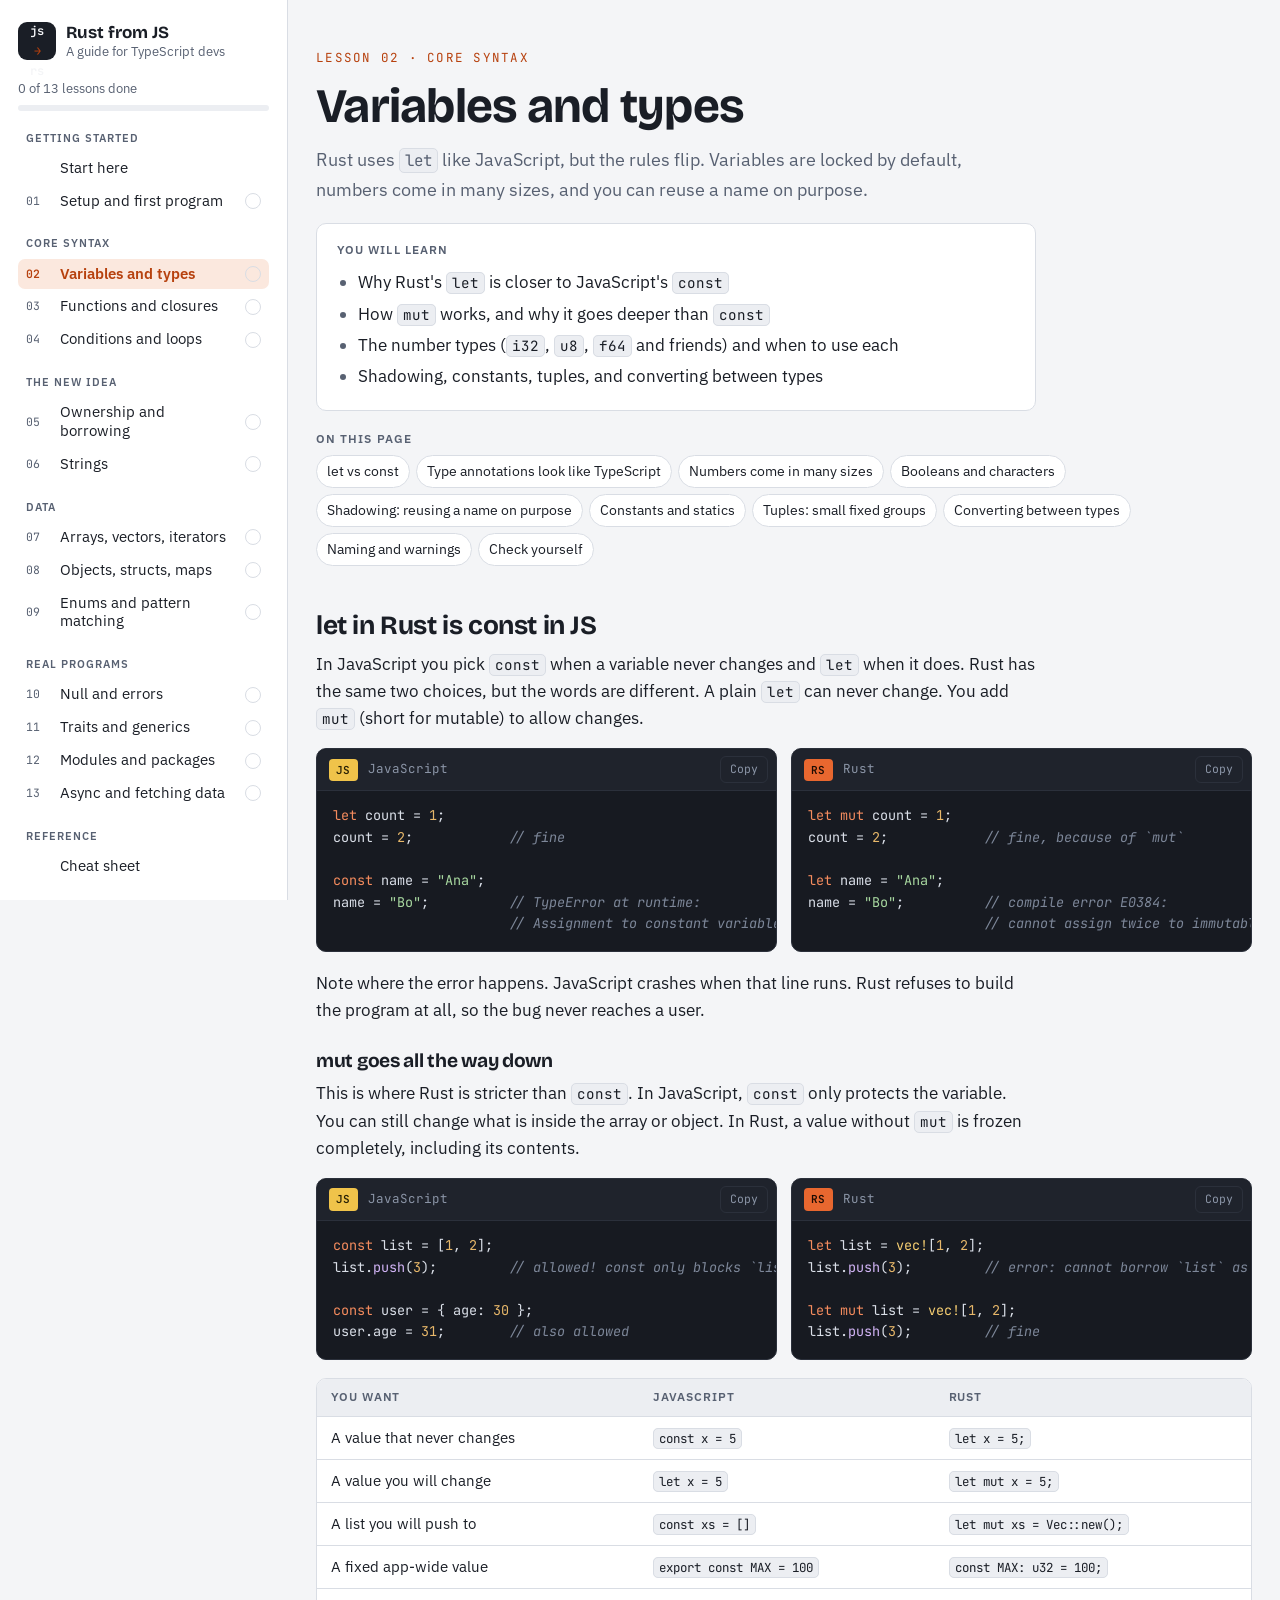
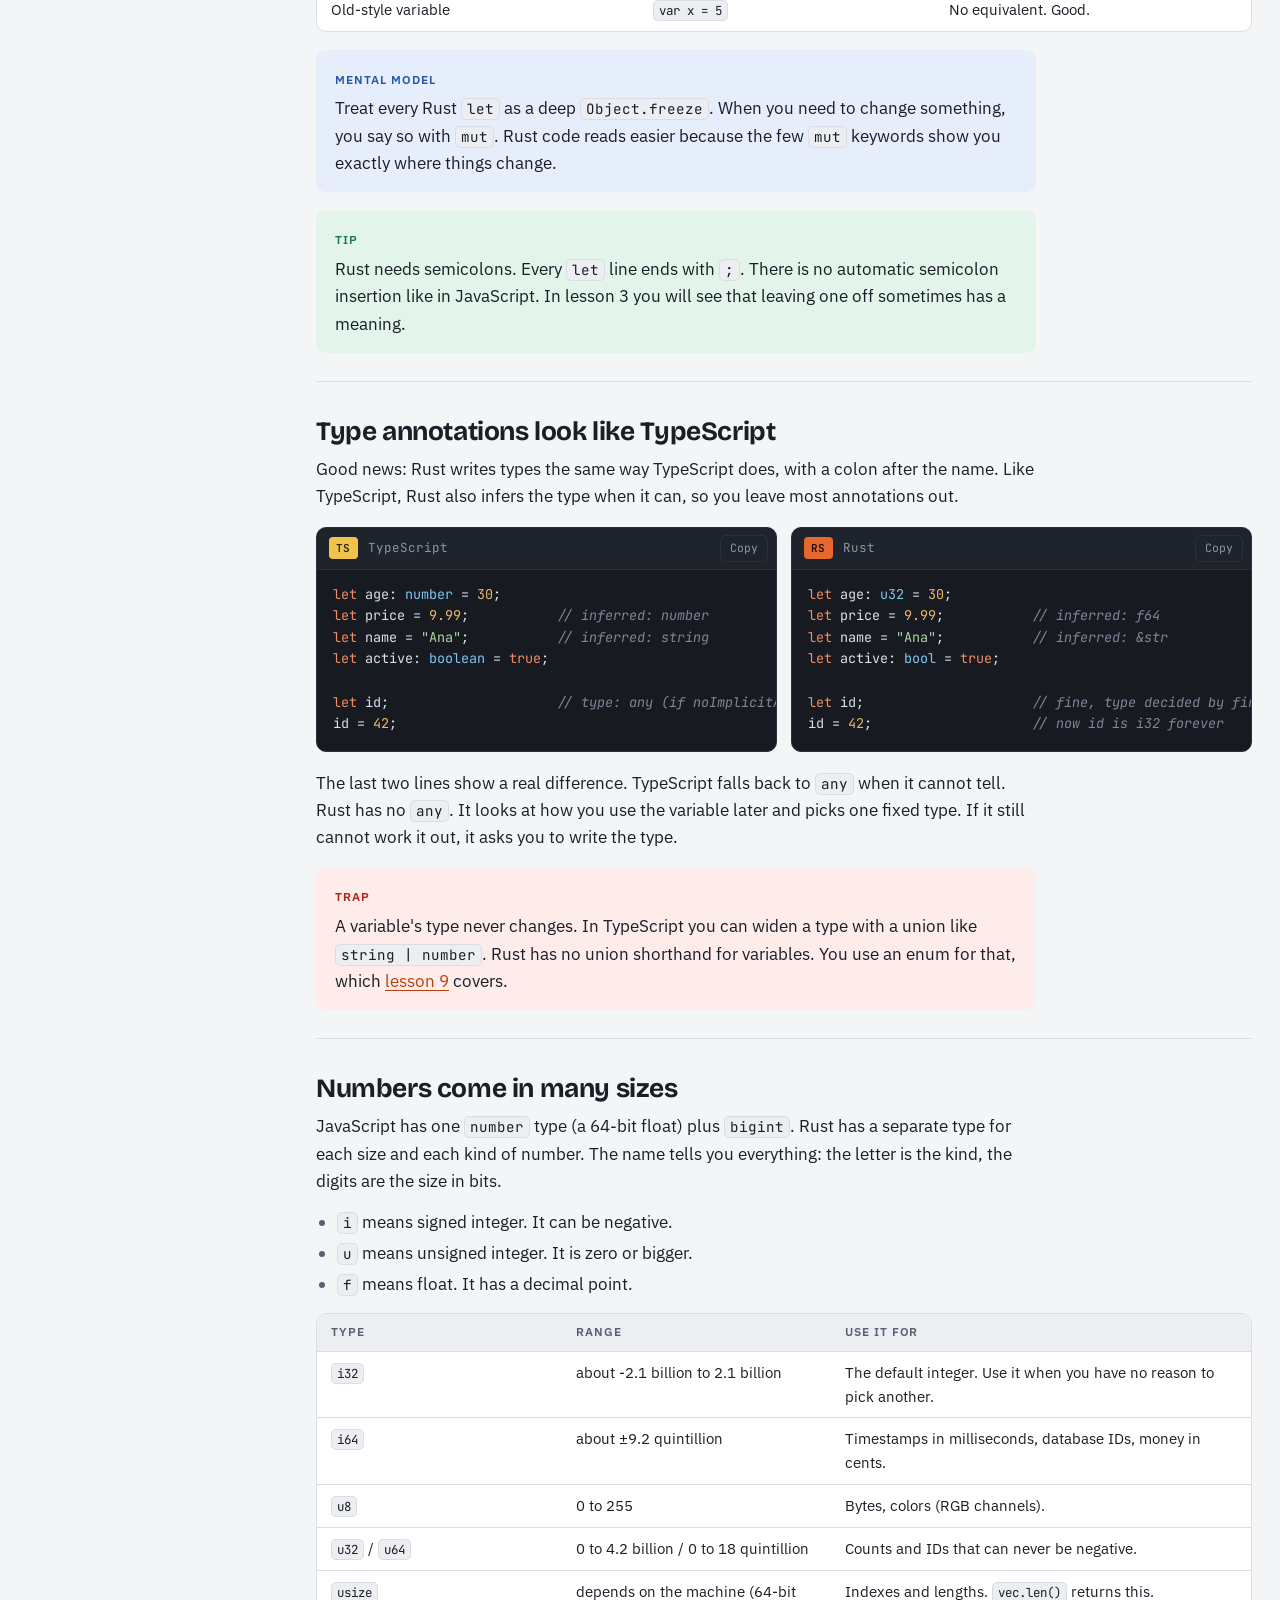
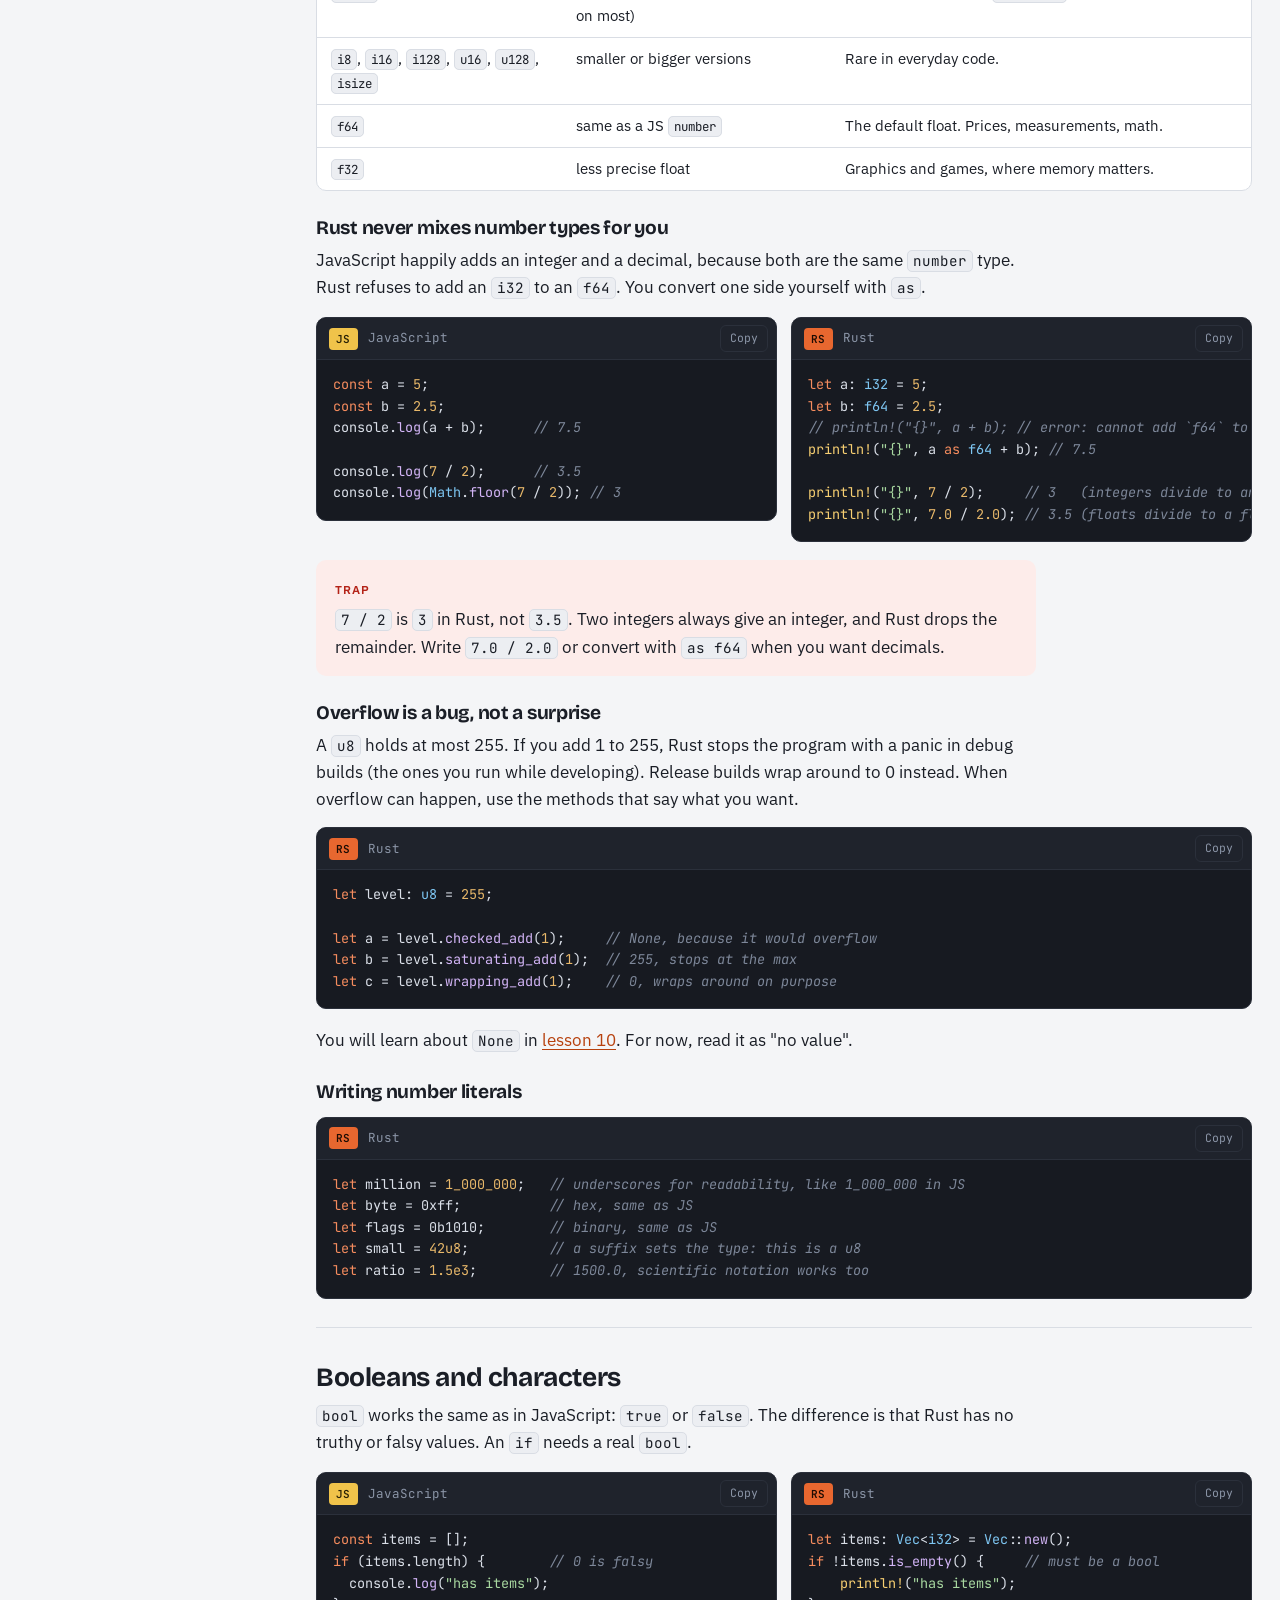
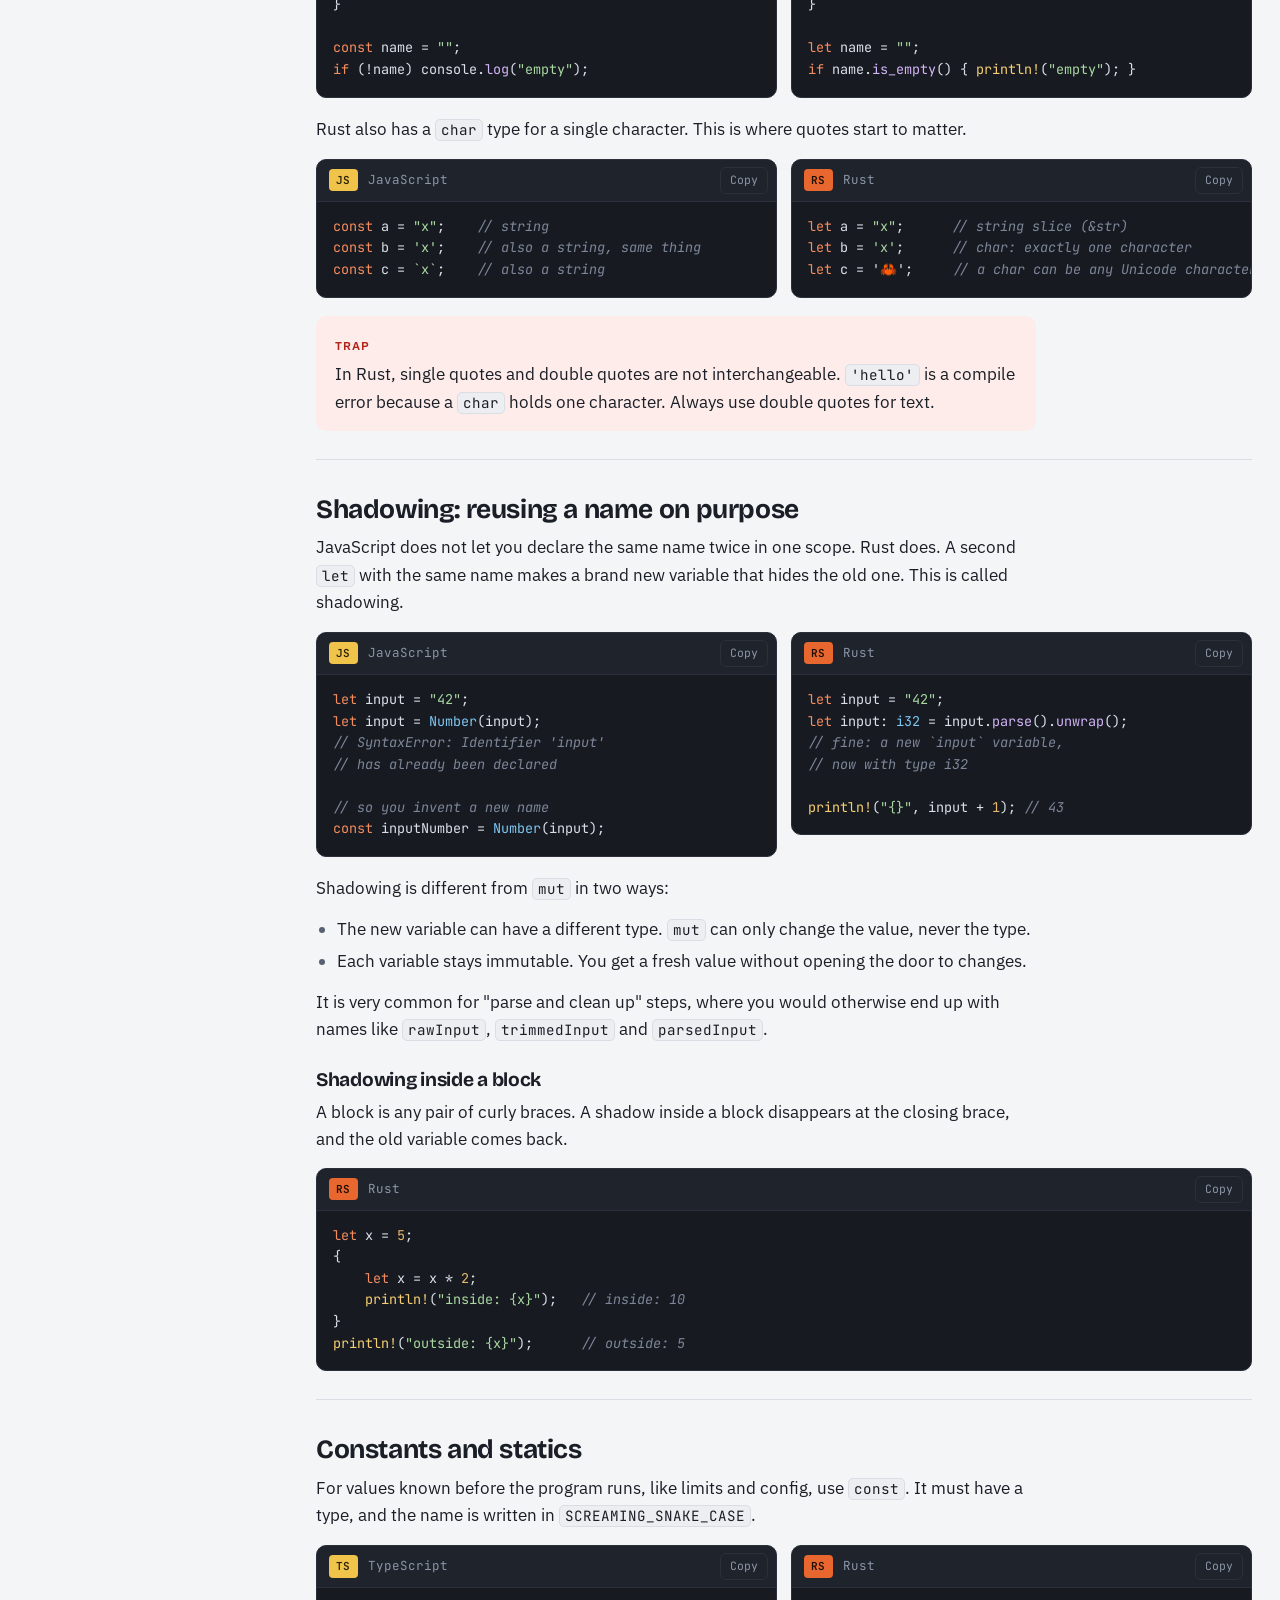
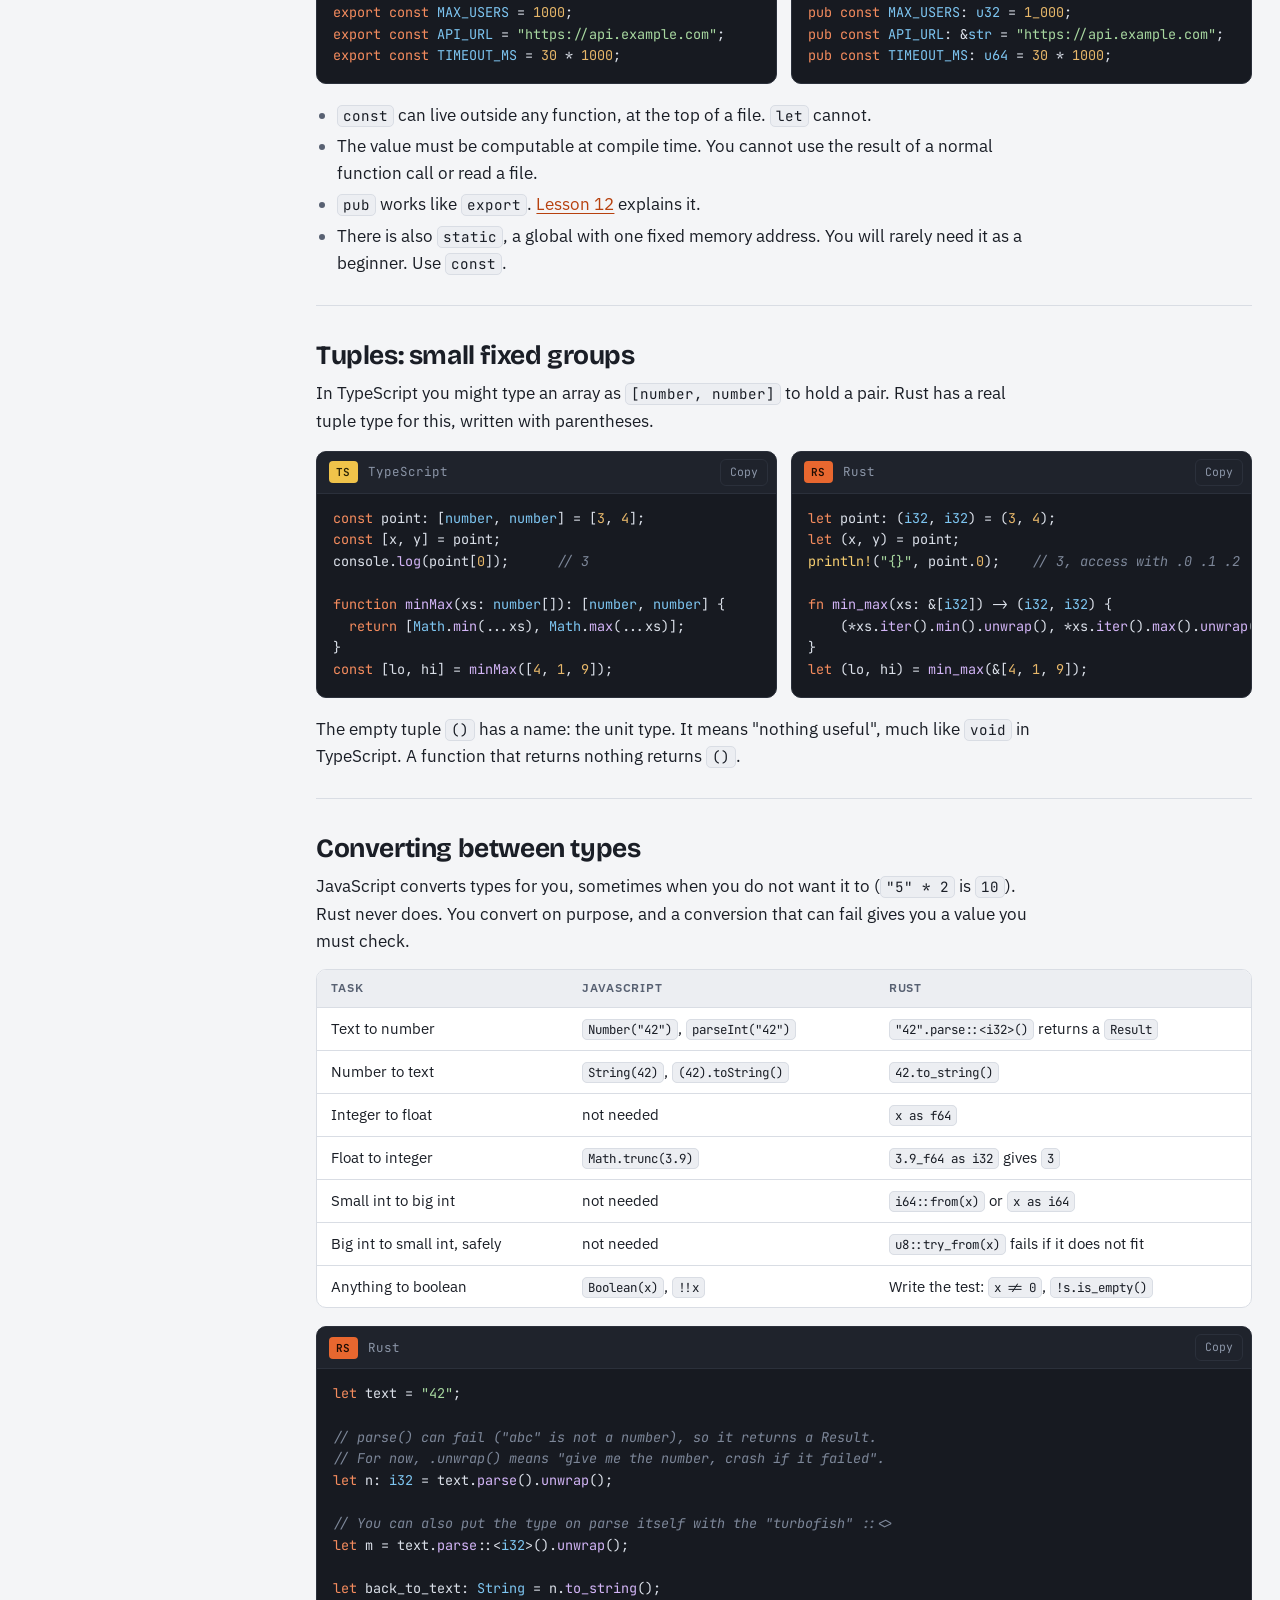
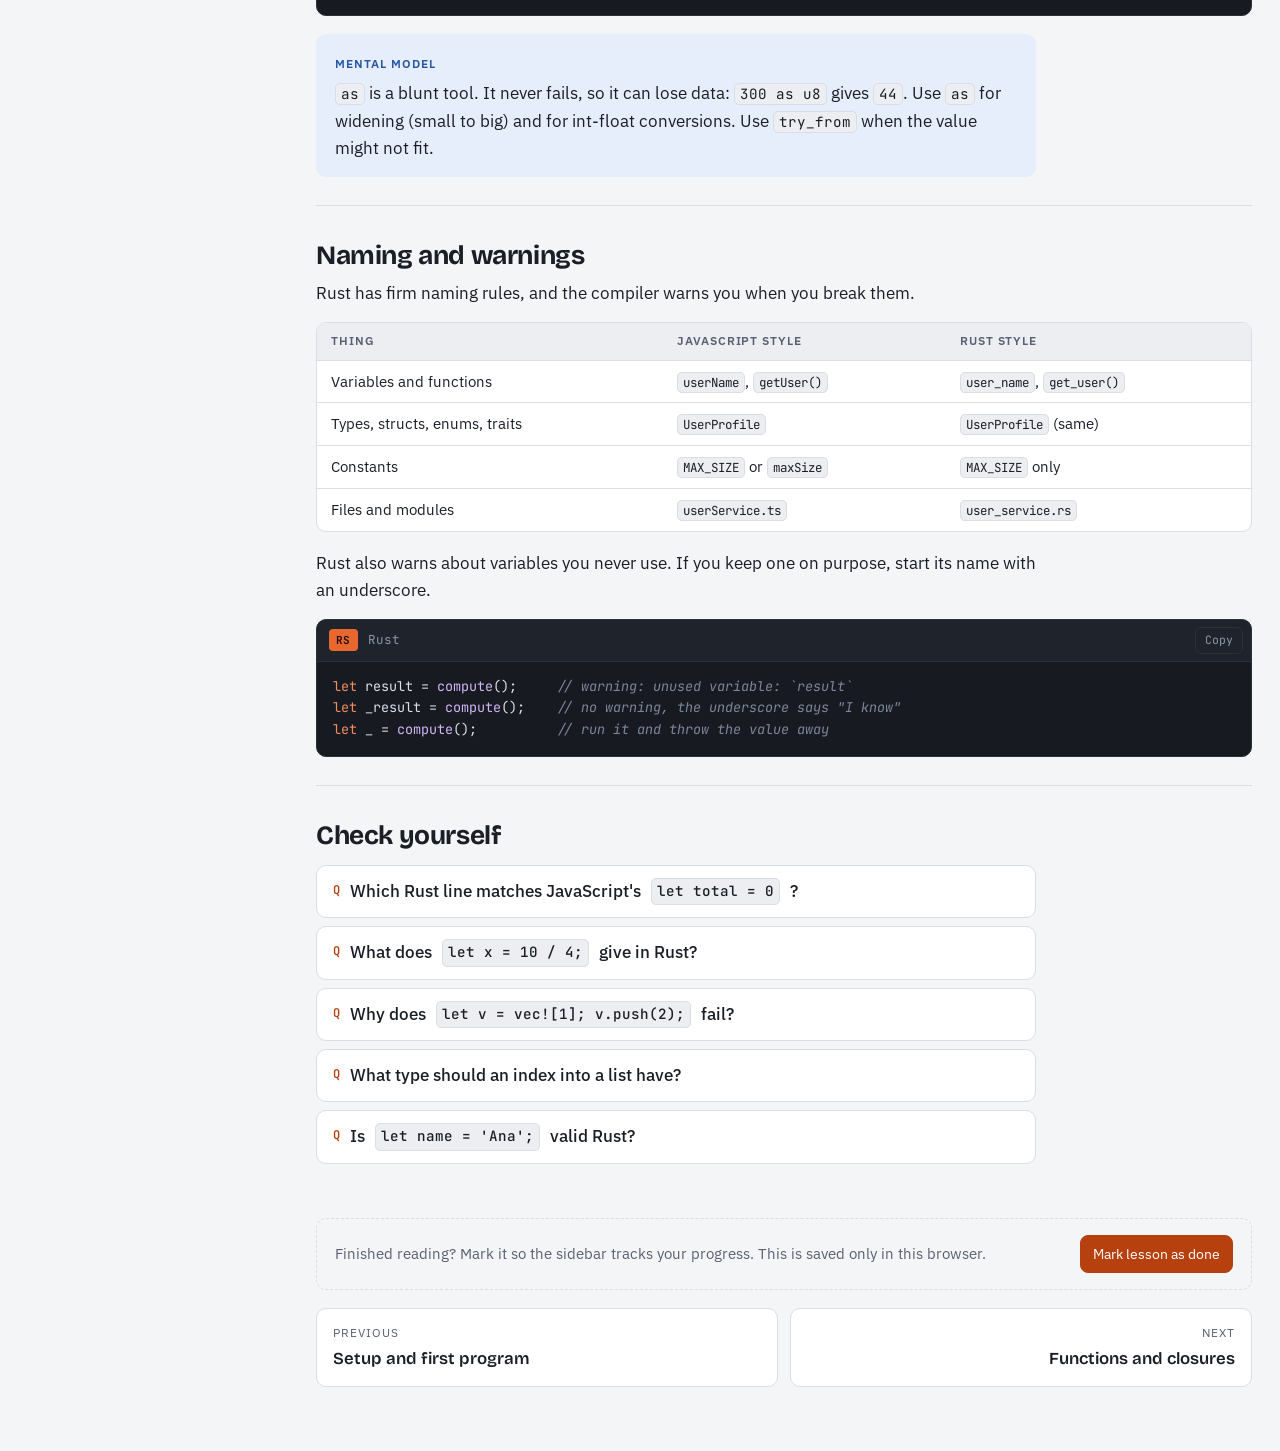
<file: variables.html>
<!doctype html>
<html lang="en">
<head>
<meta charset="utf-8">
<meta name="viewport" content="width=device-width, initial-scale=1">
<title>Variables and types · Rust from JS</title>
<link rel="preconnect" href="https://fonts.googleapis.com">
<link rel="preconnect" href="https://fonts.gstatic.com" crossorigin>
<link rel="stylesheet" href="https://fonts.googleapis.com/css2?family=Bricolage+Grotesque:opsz,wght@12..96,500;12..96,700&family=IBM+Plex+Sans:ital,wght@0,400;0,500;0,600;1,400&family=JetBrains+Mono:wght@400;600&display=swap">
<link rel="stylesheet" href="assets/style.css">
<script>try{var t=localStorage.getItem('rjs-theme');if(t)document.documentElement.setAttribute('data-theme',t)}catch(e){}</script>
</head>
<body data-page="variables.html">
<main class="lesson">

<header class="lesson-head">
  <p class="eyebrow">Lesson 02 · Core syntax</p>
  <h1>Variables and types</h1>
  <p class="lead">Rust uses <code>let</code> like JavaScript, but the rules flip. Variables are locked by default, numbers come in many sizes, and you can reuse a name on purpose.</p>
</header>

<div class="learn">
  <p>You will learn</p>
  <ul>
    <li>Why Rust's <code>let</code> is closer to JavaScript's <code>const</code></li>
    <li>How <code>mut</code> works, and why it goes deeper than <code>const</code></li>
    <li>The number types (<code>i32</code>, <code>u8</code>, <code>f64</code> and friends) and when to use each</li>
    <li>Shadowing, constants, tuples, and converting between types</li>
  </ul>
</div>

<section>
  <h2 data-short="let vs const">let in Rust is const in JS</h2>
  <p>In JavaScript you pick <code>const</code> when a variable never changes and <code>let</code> when it does. Rust has the same two choices, but the words are different. A plain <code>let</code> can never change. You add <code>mut</code> (short for mutable) to allow changes.</p>
  <div class="compare">
<script type="text/x-code" data-lang="js">
let count = 1;
count = 2;            // fine

const name = "Ana";
name = "Bo";          // TypeError at runtime:
                      // Assignment to constant variable
</script>
<script type="text/x-code" data-lang="rust">
let mut count = 1;
count = 2;            // fine, because of `mut`

let name = "Ana";
name = "Bo";          // compile error E0384:
                      // cannot assign twice to immutable variable
</script>
  </div>
  <p>Note where the error happens. JavaScript crashes when that line runs. Rust refuses to build the program at all, so the bug never reaches a user.</p>

  <h3>mut goes all the way down</h3>
  <p>This is where Rust is stricter than <code>const</code>. In JavaScript, <code>const</code> only protects the variable. You can still change what is inside the array or object. In Rust, a value without <code>mut</code> is frozen completely, including its contents.</p>
  <div class="compare">
<script type="text/x-code" data-lang="js">
const list = [1, 2];
list.push(3);         // allowed! const only blocks `list = ...`

const user = { age: 30 };
user.age = 31;        // also allowed
</script>
<script type="text/x-code" data-lang="rust">
let list = vec![1, 2];
list.push(3);         // error: cannot borrow `list` as mutable

let mut list = vec![1, 2];
list.push(3);         // fine
</script>
  </div>

  <div class="table-wrap">
    <table>
      <thead><tr><th>You want</th><th>JavaScript</th><th>Rust</th></tr></thead>
      <tbody>
        <tr><td>A value that never changes</td><td><code>const x = 5</code></td><td><code>let x = 5;</code></td></tr>
        <tr><td>A value you will change</td><td><code>let x = 5</code></td><td><code>let mut x = 5;</code></td></tr>
        <tr><td>A list you will push to</td><td><code>const xs = []</code></td><td><code>let mut xs = Vec::new();</code></td></tr>
        <tr><td>A fixed app-wide value</td><td><code>export const MAX = 100</code></td><td><code>const MAX: u32 = 100;</code></td></tr>
        <tr><td>Old-style variable</td><td><code>var x = 5</code></td><td>No equivalent. Good.</td></tr>
      </tbody>
    </table>
  </div>

  <aside class="callout note">
    <p class="callout-title">Mental model</p>
    <p>Treat every Rust <code>let</code> as a deep <code>Object.freeze</code>. When you need to change something, you say so with <code>mut</code>. Rust code reads easier because the few <code>mut</code> keywords show you exactly where things change.</p>
  </aside>
  <aside class="callout tip">
    <p class="callout-title">Tip</p>
    <p>Rust needs semicolons. Every <code>let</code> line ends with <code>;</code>. There is no automatic semicolon insertion like in JavaScript. In lesson 3 you will see that leaving one off sometimes has a meaning.</p>
  </aside>
</section>

<section>
  <h2>Type annotations look like TypeScript</h2>
  <p>Good news: Rust writes types the same way TypeScript does, with a colon after the name. Like TypeScript, Rust also infers the type when it can, so you leave most annotations out.</p>
  <div class="compare">
<script type="text/x-code" data-lang="ts">
let age: number = 30;
let price = 9.99;           // inferred: number
let name = "Ana";           // inferred: string
let active: boolean = true;

let id;                     // type: any (if noImplicitAny is off)
id = 42;
</script>
<script type="text/x-code" data-lang="rust">
let age: u32 = 30;
let price = 9.99;           // inferred: f64
let name = "Ana";           // inferred: &str
let active: bool = true;

let id;                     // fine, type decided by first use
id = 42;                    // now id is i32 forever
</script>
  </div>
  <p>The last two lines show a real difference. TypeScript falls back to <code>any</code> when it cannot tell. Rust has no <code>any</code>. It looks at how you use the variable later and picks one fixed type. If it still cannot work it out, it asks you to write the type.</p>
  <aside class="callout warn">
    <p class="callout-title">Trap</p>
    <p>A variable's type never changes. In TypeScript you can widen a type with a union like <code>string | number</code>. Rust has no union shorthand for variables. You use an enum for that, which <a href="enums.html">lesson 9</a> covers.</p>
  </aside>
</section>

<section>
  <h2>Numbers come in many sizes</h2>
  <p>JavaScript has one <code>number</code> type (a 64-bit float) plus <code>bigint</code>. Rust has a separate type for each size and each kind of number. The name tells you everything: the letter is the kind, the digits are the size in bits.</p>
  <ul>
    <li><code>i</code> means signed integer. It can be negative.</li>
    <li><code>u</code> means unsigned integer. It is zero or bigger.</li>
    <li><code>f</code> means float. It has a decimal point.</li>
  </ul>
  <div class="table-wrap">
    <table>
      <thead><tr><th>Type</th><th>Range</th><th>Use it for</th></tr></thead>
      <tbody>
        <tr><td><code>i32</code></td><td>about -2.1 billion to 2.1 billion</td><td>The default integer. Use it when you have no reason to pick another.</td></tr>
        <tr><td><code>i64</code></td><td>about ±9.2 quintillion</td><td>Timestamps in milliseconds, database IDs, money in cents.</td></tr>
        <tr><td><code>u8</code></td><td>0 to 255</td><td>Bytes, colors (RGB channels).</td></tr>
        <tr><td><code>u32</code> / <code>u64</code></td><td>0 to 4.2 billion / 0 to 18 quintillion</td><td>Counts and IDs that can never be negative.</td></tr>
        <tr><td><code>usize</code></td><td>depends on the machine (64-bit on most)</td><td>Indexes and lengths. <code>vec.len()</code> returns this.</td></tr>
        <tr><td><code>i8</code>, <code>i16</code>, <code>i128</code>, <code>u16</code>, <code>u128</code>, <code>isize</code></td><td>smaller or bigger versions</td><td>Rare in everyday code.</td></tr>
        <tr><td><code>f64</code></td><td>same as a JS <code>number</code></td><td>The default float. Prices, measurements, math.</td></tr>
        <tr><td><code>f32</code></td><td>less precise float</td><td>Graphics and games, where memory matters.</td></tr>
      </tbody>
    </table>
  </div>

  <h3>Rust never mixes number types for you</h3>
  <p>JavaScript happily adds an integer and a decimal, because both are the same <code>number</code> type. Rust refuses to add an <code>i32</code> to an <code>f64</code>. You convert one side yourself with <code>as</code>.</p>
  <div class="compare">
<script type="text/x-code" data-lang="js">
const a = 5;
const b = 2.5;
console.log(a + b);      // 7.5

console.log(7 / 2);      // 3.5
console.log(Math.floor(7 / 2)); // 3
</script>
<script type="text/x-code" data-lang="rust">
let a: i32 = 5;
let b: f64 = 2.5;
// println!("{}", a + b); // error: cannot add `f64` to `i32`
println!("{}", a as f64 + b); // 7.5

println!("{}", 7 / 2);     // 3   (integers divide to an integer)
println!("{}", 7.0 / 2.0); // 3.5 (floats divide to a float)
</script>
  </div>
  <aside class="callout warn">
    <p class="callout-title">Trap</p>
    <p><code>7 / 2</code> is <code>3</code> in Rust, not <code>3.5</code>. Two integers always give an integer, and Rust drops the remainder. Write <code>7.0 / 2.0</code> or convert with <code>as f64</code> when you want decimals.</p>
  </aside>

  <h3>Overflow is a bug, not a surprise</h3>
  <p>A <code>u8</code> holds at most 255. If you add 1 to 255, Rust stops the program with a panic in debug builds (the ones you run while developing). Release builds wrap around to 0 instead. When overflow can happen, use the methods that say what you want.</p>
<script type="text/x-code" data-lang="rust">
let level: u8 = 255;

let a = level.checked_add(1);     // None, because it would overflow
let b = level.saturating_add(1);  // 255, stops at the max
let c = level.wrapping_add(1);    // 0, wraps around on purpose
</script>
  <p>You will learn about <code>None</code> in <a href="errors.html">lesson 10</a>. For now, read it as "no value".</p>

  <h3>Writing number literals</h3>
<script type="text/x-code" data-lang="rust">
let million = 1_000_000;   // underscores for readability, like 1_000_000 in JS
let byte = 0xff;           // hex, same as JS
let flags = 0b1010;        // binary, same as JS
let small = 42u8;          // a suffix sets the type: this is a u8
let ratio = 1.5e3;         // 1500.0, scientific notation works too
</script>
</section>

<section>
  <h2>Booleans and characters</h2>
  <p><code>bool</code> works the same as in JavaScript: <code>true</code> or <code>false</code>. The difference is that Rust has no truthy or falsy values. An <code>if</code> needs a real <code>bool</code>.</p>
  <div class="compare">
<script type="text/x-code" data-lang="js">
const items = [];
if (items.length) {        // 0 is falsy
  console.log("has items");
}

const name = "";
if (!name) console.log("empty");
</script>
<script type="text/x-code" data-lang="rust">
let items: Vec<i32> = Vec::new();
if !items.is_empty() {     // must be a bool
    println!("has items");
}

let name = "";
if name.is_empty() { println!("empty"); }
</script>
  </div>

  <p>Rust also has a <code>char</code> type for a single character. This is where quotes start to matter.</p>
  <div class="compare">
<script type="text/x-code" data-lang="js">
const a = "x";    // string
const b = 'x';    // also a string, same thing
const c = `x`;    // also a string
</script>
<script type="text/x-code" data-lang="rust">
let a = "x";      // string slice (&str)
let b = 'x';      // char: exactly one character
let c = '🦀';     // a char can be any Unicode character
</script>
  </div>
  <aside class="callout warn">
    <p class="callout-title">Trap</p>
    <p>In Rust, single quotes and double quotes are not interchangeable. <code>'hello'</code> is a compile error because a <code>char</code> holds one character. Always use double quotes for text.</p>
  </aside>
</section>

<section>
  <h2>Shadowing: reusing a name on purpose</h2>
  <p>JavaScript does not let you declare the same name twice in one scope. Rust does. A second <code>let</code> with the same name makes a brand new variable that hides the old one. This is called shadowing.</p>
  <div class="compare">
<script type="text/x-code" data-lang="js">
let input = "42";
let input = Number(input);
// SyntaxError: Identifier 'input'
// has already been declared

// so you invent a new name
const inputNumber = Number(input);
</script>
<script type="text/x-code" data-lang="rust">
let input = "42";
let input: i32 = input.parse().unwrap();
// fine: a new `input` variable,
// now with type i32

println!("{}", input + 1); // 43
</script>
  </div>
  <p>Shadowing is different from <code>mut</code> in two ways:</p>
  <ul>
    <li>The new variable can have a different type. <code>mut</code> can only change the value, never the type.</li>
    <li>Each variable stays immutable. You get a fresh value without opening the door to changes.</li>
  </ul>
  <p>It is very common for "parse and clean up" steps, where you would otherwise end up with names like <code>rawInput</code>, <code>trimmedInput</code> and <code>parsedInput</code>.</p>

  <h3>Shadowing inside a block</h3>
  <p>A block is any pair of curly braces. A shadow inside a block disappears at the closing brace, and the old variable comes back.</p>
<script type="text/x-code" data-lang="rust">
let x = 5;
{
    let x = x * 2;
    println!("inside: {x}");   // inside: 10
}
println!("outside: {x}");      // outside: 5
</script>
</section>

<section>
  <h2>Constants and statics</h2>
  <p>For values known before the program runs, like limits and config, use <code>const</code>. It must have a type, and the name is written in <code>SCREAMING_SNAKE_CASE</code>.</p>
  <div class="compare">
<script type="text/x-code" data-lang="ts">
export const MAX_USERS = 1000;
export const API_URL = "https://api.example.com";
export const TIMEOUT_MS = 30 * 1000;
</script>
<script type="text/x-code" data-lang="rust">
pub const MAX_USERS: u32 = 1_000;
pub const API_URL: &str = "https://api.example.com";
pub const TIMEOUT_MS: u64 = 30 * 1000;
</script>
  </div>
  <ul>
    <li><code>const</code> can live outside any function, at the top of a file. <code>let</code> cannot.</li>
    <li>The value must be computable at compile time. You cannot use the result of a normal function call or read a file.</li>
    <li><code>pub</code> works like <code>export</code>. <a href="modules.html">Lesson 12</a> explains it.</li>
    <li>There is also <code>static</code>, a global with one fixed memory address. You will rarely need it as a beginner. Use <code>const</code>.</li>
  </ul>
</section>

<section>
  <h2>Tuples: small fixed groups</h2>
  <p>In TypeScript you might type an array as <code>[number, number]</code> to hold a pair. Rust has a real tuple type for this, written with parentheses.</p>
  <div class="compare">
<script type="text/x-code" data-lang="ts">
const point: [number, number] = [3, 4];
const [x, y] = point;
console.log(point[0]);      // 3

function minMax(xs: number[]): [number, number] {
  return [Math.min(...xs), Math.max(...xs)];
}
const [lo, hi] = minMax([4, 1, 9]);
</script>
<script type="text/x-code" data-lang="rust">
let point: (i32, i32) = (3, 4);
let (x, y) = point;
println!("{}", point.0);    // 3, access with .0 .1 .2

fn min_max(xs: &[i32]) -> (i32, i32) {
    (*xs.iter().min().unwrap(), *xs.iter().max().unwrap())
}
let (lo, hi) = min_max(&[4, 1, 9]);
</script>
  </div>
  <p>The empty tuple <code>()</code> has a name: the unit type. It means "nothing useful", much like <code>void</code> in TypeScript. A function that returns nothing returns <code>()</code>.</p>
</section>

<section>
  <h2>Converting between types</h2>
  <p>JavaScript converts types for you, sometimes when you do not want it to (<code>"5" * 2</code> is <code>10</code>). Rust never does. You convert on purpose, and a conversion that can fail gives you a value you must check.</p>
  <div class="table-wrap">
    <table>
      <thead><tr><th>Task</th><th>JavaScript</th><th>Rust</th></tr></thead>
      <tbody>
        <tr><td>Text to number</td><td><code>Number("42")</code>, <code>parseInt("42")</code></td><td><code>"42".parse::&lt;i32&gt;()</code> returns a <code>Result</code></td></tr>
        <tr><td>Number to text</td><td><code>String(42)</code>, <code>(42).toString()</code></td><td><code>42.to_string()</code></td></tr>
        <tr><td>Integer to float</td><td>not needed</td><td><code>x as f64</code></td></tr>
        <tr><td>Float to integer</td><td><code>Math.trunc(3.9)</code></td><td><code>3.9_f64 as i32</code> gives <code>3</code></td></tr>
        <tr><td>Small int to big int</td><td>not needed</td><td><code>i64::from(x)</code> or <code>x as i64</code></td></tr>
        <tr><td>Big int to small int, safely</td><td>not needed</td><td><code>u8::try_from(x)</code> fails if it does not fit</td></tr>
        <tr><td>Anything to boolean</td><td><code>Boolean(x)</code>, <code>!!x</code></td><td>Write the test: <code>x != 0</code>, <code>!s.is_empty()</code></td></tr>
      </tbody>
    </table>
  </div>
<script type="text/x-code" data-lang="rust">
let text = "42";

// parse() can fail ("abc" is not a number), so it returns a Result.
// For now, .unwrap() means "give me the number, crash if it failed".
let n: i32 = text.parse().unwrap();

// You can also put the type on parse itself with the "turbofish" ::<>
let m = text.parse::<i32>().unwrap();

let back_to_text: String = n.to_string();
</script>
  <aside class="callout note">
    <p class="callout-title">Mental model</p>
    <p><code>as</code> is a blunt tool. It never fails, so it can lose data: <code>300 as u8</code> gives <code>44</code>. Use <code>as</code> for widening (small to big) and for int-float conversions. Use <code>try_from</code> when the value might not fit.</p>
  </aside>
</section>

<section>
  <h2>Naming and warnings</h2>
  <p>Rust has firm naming rules, and the compiler warns you when you break them.</p>
  <div class="table-wrap">
    <table>
      <thead><tr><th>Thing</th><th>JavaScript style</th><th>Rust style</th></tr></thead>
      <tbody>
        <tr><td>Variables and functions</td><td><code>userName</code>, <code>getUser()</code></td><td><code>user_name</code>, <code>get_user()</code></td></tr>
        <tr><td>Types, structs, enums, traits</td><td><code>UserProfile</code></td><td><code>UserProfile</code> (same)</td></tr>
        <tr><td>Constants</td><td><code>MAX_SIZE</code> or <code>maxSize</code></td><td><code>MAX_SIZE</code> only</td></tr>
        <tr><td>Files and modules</td><td><code>userService.ts</code></td><td><code>user_service.rs</code></td></tr>
      </tbody>
    </table>
  </div>
  <p>Rust also warns about variables you never use. If you keep one on purpose, start its name with an underscore.</p>
<script type="text/x-code" data-lang="rust">
let result = compute();     // warning: unused variable: `result`
let _result = compute();    // no warning, the underscore says "I know"
let _ = compute();          // run it and throw the value away
</script>
</section>

<section>
  <h2>Check yourself</h2>
  <div class="quiz">
    <details>
      <summary>Which Rust line matches JavaScript's <code>let total = 0</code>?</summary>
      <div><p><code>let mut total = 0;</code>. JavaScript's <code>let</code> allows reassignment, so you need <code>mut</code> in Rust. Plain <code>let total = 0;</code> matches <code>const</code>.</p></div>
    </details>
    <details>
      <summary>What does <code>let x = 10 / 4;</code> give in Rust?</summary>
      <div><p><code>2</code>. Both sides are integers, so the result is an integer and the remainder is dropped. Write <code>10.0 / 4.0</code> to get <code>2.5</code>.</p></div>
    </details>
    <details>
      <summary>Why does <code>let v = vec![1]; v.push(2);</code> fail?</summary>
      <div><p><code>v</code> is not declared with <code>mut</code>, and in Rust that freezes the contents too. Write <code>let mut v = vec![1];</code>.</p></div>
    </details>
    <details>
      <summary>What type should an index into a list have?</summary>
      <div><p><code>usize</code>. Lengths and indexes are always <code>usize</code>, so using it avoids conversions.</p></div>
    </details>
    <details>
      <summary>Is <code>let name = 'Ana';</code> valid Rust?</summary>
      <div><p>No. Single quotes make a <code>char</code>, which holds exactly one character. Use <code>"Ana"</code>.</p></div>
    </details>
  </div>
</section>

</main>
<script src="assets/app.js"></script>
</body>
</html>
</file>
<file: assets/style.css>
/* Layout: a fixed lesson rail on the left, a reading column on the right.
   Code comparisons break out to the full column width. JS is amber, Rust is oxide orange. */
:root {
  --bg: #f4f5f7;
  --surface: #ffffff;
  --surface-2: #eceef2;
  --line: #d9dde4;
  --fg: #1a1e26;
  --muted: #586172;
  --accent: #b7410e;
  --accent-soft: #fbe8de;
  --js: #8a5a00;
  --js-soft: #fcf0d2;
  --rs: #b7410e;
  --rs-soft: #fbe6dc;
  --note: #2557a7;
  --note-soft: #e7eefb;
  --warn: #b42318;
  --warn-soft: #fdecea;
  --tip: #1f7a4d;
  --tip-soft: #e3f4ea;
  --overlay: rgba(15, 18, 24, 0.45);

  --code-bg: #171a21;
  --code-head: #1f232c;
  --code-line: #2b303b;
  --code-fg: #dadfe8;
  --code-muted: #8b95a7;
  --tok-comment: #7d8799;
  --tok-string: #a8d8a0;
  --tok-keyword: #f58c5e;
  --tok-type: #7ec6f2;
  --tok-number: #e8b86a;
  --tok-fn: #d3b5f7;
  --tok-macro: #f7cf72;
  --tok-attr: #9aa6ba;

  --font-display: "Bricolage Grotesque", "Segoe UI", system-ui, sans-serif;
  --font-body: "IBM Plex Sans", "Segoe UI", system-ui, sans-serif;
  --font-mono: "JetBrains Mono", ui-monospace, "Cascadia Code", Consolas, monospace;

  --radius: 10px;
  --rail: 288px;
  color-scheme: light;
}

@media (prefers-color-scheme: dark) {
  :root:not([data-theme="light"]) {
    --bg: #121419;
    --surface: #1a1d23;
    --surface-2: #22262e;
    --line: #2e333d;
    --fg: #e5e8ed;
    --muted: #9aa3b3;
    --accent: #f0743d;
    --accent-soft: #3a2219;
    --js: #f0c34a;
    --js-soft: #362c12;
    --rs: #f0743d;
    --rs-soft: #3a2219;
    --note: #8db4f5;
    --note-soft: #1b2638;
    --warn: #f59a8f;
    --warn-soft: #3a1d1b;
    --tip: #7fd3a5;
    --tip-soft: #17302a;
    --overlay: rgba(0, 0, 0, 0.6);
    --code-bg: #0e1014;
    --code-head: #15181e;
    --code-line: #262a33;
    color-scheme: dark;
  }
}

:root[data-theme="dark"] {
  --bg: #121419;
  --surface: #1a1d23;
  --surface-2: #22262e;
  --line: #2e333d;
  --fg: #e5e8ed;
  --muted: #9aa3b3;
  --accent: #f0743d;
  --accent-soft: #3a2219;
  --js: #f0c34a;
  --js-soft: #362c12;
  --rs: #f0743d;
  --rs-soft: #3a2219;
  --note: #8db4f5;
  --note-soft: #1b2638;
  --warn: #f59a8f;
  --warn-soft: #3a1d1b;
  --tip: #7fd3a5;
  --tip-soft: #17302a;
  --overlay: rgba(0, 0, 0, 0.6);
  --code-bg: #0e1014;
  --code-head: #15181e;
  --code-line: #262a33;
  color-scheme: dark;
}

*, *::before, *::after { box-sizing: border-box; }

html { scroll-behavior: smooth; scroll-padding-top: 72px; }
@media (prefers-reduced-motion: reduce) {
  html { scroll-behavior: auto; }
  *, *::before, *::after { transition: none !important; animation: none !important; }
}

body {
  margin: 0;
  background: var(--bg);
  color: var(--fg);
  font-family: var(--font-body);
  font-size: 16.5px;
  line-height: 1.65;
  -webkit-font-smoothing: antialiased;
}

[hidden] { display: none !important; }
img, svg { max-width: 100%; }

a { color: var(--accent); text-underline-offset: 3px; text-decoration-thickness: 1px; }
a:hover { text-decoration-thickness: 2px; }

:focus-visible { outline: 2px solid var(--accent); outline-offset: 2px; border-radius: 4px; }

/* ---------- App shell ---------- */

.app {
  display: grid;
  grid-template-columns: var(--rail) minmax(0, 1fr);
  min-height: 100vh;
}

.sidebar {
  position: sticky;
  top: 0;
  height: 100vh;
  overflow-y: auto;
  border-right: 1px solid var(--line);
  background: var(--surface);
  padding: 22px 18px 40px;
  display: flex;
  flex-direction: column;
  gap: 18px;
}

.brand {
  display: flex;
  align-items: center;
  gap: 10px;
  text-decoration: none;
  color: var(--fg);
}
.brand-mark {
  display: grid;
  place-items: center;
  width: 38px;
  height: 38px;
  border-radius: 9px;
  background: var(--fg);
  color: var(--bg);
  font-family: var(--font-mono);
  font-size: 12px;
  font-weight: 600;
  letter-spacing: -0.02em;
  flex: none;
}
.brand-mark b { color: var(--accent); font-weight: 600; }
.brand-text { display: flex; flex-direction: column; line-height: 1.2; }
.brand-text strong { font-family: var(--font-display); font-size: 17px; font-weight: 700; }
.brand-text span { font-size: 12.5px; color: var(--muted); }

.progress { display: flex; flex-direction: column; gap: 6px; font-size: 12.5px; color: var(--muted); }
.progress-bar { height: 6px; border-radius: 99px; background: var(--surface-2); overflow: hidden; }
.progress-bar i { display: block; height: 100%; width: 0; background: var(--accent); border-radius: inherit; transition: width .3s; }

.nav-group { display: flex; flex-direction: column; gap: 2px; }
.nav-group-title {
  font-size: 11px;
  text-transform: uppercase;
  letter-spacing: 0.09em;
  color: var(--muted);
  font-weight: 600;
  margin: 0 0 4px 8px;
}
.nav-link {
  display: grid;
  grid-template-columns: 26px 1fr auto;
  align-items: center;
  gap: 8px;
  padding: 6px 8px;
  border-radius: 7px;
  color: var(--fg);
  text-decoration: none;
  font-size: 14.5px;
  line-height: 1.3;
}
.nav-link:hover { background: var(--surface-2); }
.nav-link[aria-current="page"] { background: var(--accent-soft); color: var(--accent); font-weight: 600; }
.nav-num {
  font-family: var(--font-mono);
  font-size: 11.5px;
  color: var(--muted);
  font-variant-numeric: tabular-nums;
}
.nav-link[aria-current="page"] .nav-num { color: var(--accent); }
.nav-check {
  width: 16px;
  height: 16px;
  border-radius: 50%;
  border: 1.5px solid var(--line);
  display: grid;
  place-items: center;
}
.nav-check.done { background: var(--tip); border-color: var(--tip); }
.nav-check.done::after {
  content: "";
  width: 7px;
  height: 4px;
  border-left: 2px solid var(--surface);
  border-bottom: 2px solid var(--surface);
  transform: rotate(-45deg) translate(1px, -1px);
}

.sidebar-foot { margin-top: auto; display: flex; gap: 8px; }

.btn {
  font: inherit;
  font-size: 13.5px;
  display: inline-flex;
  align-items: center;
  gap: 8px;
  padding: 7px 12px;
  border-radius: 8px;
  border: 1px solid var(--line);
  background: var(--surface);
  color: var(--fg);
  cursor: pointer;
}
.btn:hover { background: var(--surface-2); }
.btn-primary { background: var(--accent); border-color: var(--accent); color: #fff; }
.btn-primary:hover { background: var(--accent); filter: brightness(1.08); }
.btn-done { background: var(--tip-soft); color: var(--tip); border-color: var(--tip); }
.btn-done:hover { background: var(--tip-soft); }

.topbar {
  display: none;
  position: sticky;
  top: 0;
  z-index: 20;
  align-items: center;
  gap: 12px;
  padding-block: 10px;
  padding-left: max(16px, env(safe-area-inset-left, 0px));
  padding-right: max(16px, env(safe-area-inset-right, 0px));
  background: var(--surface);
  border-bottom: 1px solid var(--line);
}
.topbar-title { font-family: var(--font-display); font-weight: 700; font-size: 16px; white-space: nowrap; overflow: hidden; text-overflow: ellipsis; }

.scrim { position: fixed; inset: 0; background: var(--overlay); z-index: 29; }

.main-col { min-width: 0; display: flex; flex-direction: column; }

/* ---------- Lesson content ---------- */

.lesson {
  container-type: inline-size;
  width: 100%;
  max-width: 1080px;
  margin: 0 auto;
  padding-block: 48px 24px;
  padding-left: max(28px, env(safe-area-inset-left, 0px));
  padding-right: max(28px, env(safe-area-inset-right, 0px));
}

.lesson > *, .lesson section > * { max-width: 72ch; }
.lesson > section, .lesson > .hero, .lesson .wide, .lesson .compare, .lesson .table-wrap, .lesson .diagram, .lesson .code, .lesson .grid-cards, .lesson .toc { max-width: none; }

.lesson section { padding-top: 12px; margin-top: 28px; border-top: 1px solid var(--line); }
.lesson section:first-of-type { border-top: 0; margin-top: 8px; }

.lesson-head { display: flex; flex-direction: column; gap: 10px; margin-bottom: 18px; }
.eyebrow {
  margin: 0;
  font-family: var(--font-mono);
  font-size: 12.5px;
  text-transform: uppercase;
  letter-spacing: 0.1em;
  color: var(--accent);
}

h1, h2, h3, h4 { font-family: var(--font-display); line-height: 1.15; text-wrap: balance; letter-spacing: -0.015em; }
h1 { font-size: clamp(2rem, 4.5vw, 3rem); margin: 0; font-weight: 700; }
h2 { font-size: 1.65rem; margin: 22px 0 10px; font-weight: 700; }
h3 { font-size: 1.2rem; margin: 26px 0 8px; font-weight: 700; }
h4 { font-size: 1rem; margin: 18px 0 6px; }

.lead { font-size: 1.15rem; color: var(--muted); margin: 0; }

p { margin: 0 0 14px; }
ul, ol { margin: 0 0 14px; padding-left: 1.3em; }
li { margin: 4px 0; }
li::marker { color: var(--muted); }
strong { font-weight: 600; }

.h-anchor { margin-left: 8px; color: var(--line); text-decoration: none; font-weight: 400; opacity: 0; transition: opacity .15s; }
h2:hover .h-anchor, h3:hover .h-anchor, .h-anchor:focus { opacity: 1; color: var(--muted); }

code {
  font-family: var(--font-mono);
  font-size: 0.86em;
  background: var(--surface-2);
  border: 1px solid var(--line);
  padding: 1px 5px;
  border-radius: 5px;
  overflow-wrap: anywhere;
}
code.rs { color: var(--rs); background: var(--rs-soft); border-color: transparent; }
code.js { color: var(--js); background: var(--js-soft); border-color: transparent; }

kbd {
  font-family: var(--font-mono);
  font-size: 0.82em;
  padding: 1px 6px;
  border: 1px solid var(--line);
  border-bottom-width: 2px;
  border-radius: 5px;
  background: var(--surface);
}

.lang {
  display: inline-block;
  font-family: var(--font-mono);
  font-size: 11px;
  font-weight: 600;
  letter-spacing: 0.04em;
  padding: 1px 6px;
  border-radius: 4px;
  vertical-align: 2px;
}
.lang.js { background: var(--js-soft); color: var(--js); }
.lang.rs { background: var(--rs-soft); color: var(--rs); }

/* What you will learn */
.learn {
  display: grid;
  gap: 6px;
  padding: 16px 20px;
  border: 1px solid var(--line);
  border-radius: var(--radius);
  background: var(--surface);
  margin: 8px 0 8px;
}
.learn > p { margin: 0; font-size: 12px; text-transform: uppercase; letter-spacing: 0.09em; color: var(--muted); font-weight: 600; }
.learn ul { margin: 0; }

/* On this page */
.toc {
  margin: 18px 0 10px;
  font-size: 14px;
}
.toc p { margin: 0 0 6px; font-size: 12px; text-transform: uppercase; letter-spacing: 0.09em; color: var(--muted); font-weight: 600; }
.toc ol { list-style: none; padding: 0; margin: 0; display: flex; flex-wrap: wrap; gap: 6px; }
.toc li { margin: 0; }
.toc a {
  display: inline-block;
  padding: 4px 10px;
  border-radius: 99px;
  border: 1px solid var(--line);
  background: var(--surface);
  color: var(--fg);
  text-decoration: none;
}
.toc a:hover { border-color: var(--accent); color: var(--accent); }

/* ---------- Code blocks ---------- */

.compare {
  display: grid;
  grid-template-columns: repeat(2, minmax(0, 1fr));
  gap: 14px;
  margin: 16px 0 18px;
  align-items: start;
}
.compare > .code { margin: 0; }
.compare.stretch { align-items: stretch; }
.compare.stretch > .code { height: 100%; }
@container (max-width: 760px) {
  .compare { grid-template-columns: minmax(0, 1fr); }
}

.code {
  margin: 14px 0 18px;
  border-radius: var(--radius);
  background: var(--code-bg);
  border: 1px solid var(--code-line);
  overflow: hidden;
  display: flex;
  flex-direction: column;
  min-width: 0;
}
.code figcaption {
  display: flex;
  align-items: center;
  gap: 10px;
  padding: 7px 8px 7px 12px;
  background: var(--code-head);
  border-bottom: 1px solid var(--code-line);
  font-size: 12.5px;
  color: var(--code-muted);
  font-family: var(--font-mono);
}
.code-badge {
  font-size: 11px;
  font-weight: 600;
  padding: 2px 7px;
  border-radius: 4px;
  letter-spacing: 0.03em;
  background: #2b303b;
  color: #c6cdd9;
}
.code[data-lang="js"] .code-badge, .code[data-lang="ts"] .code-badge { background: #f0c34a; color: #2a2205; }
.code[data-lang="rust"] .code-badge { background: #e8672f; color: #1d0c03; }
.code-title { flex: 1; min-width: 0; overflow: hidden; text-overflow: ellipsis; white-space: nowrap; }
.copy {
  font: inherit;
  font-size: 11.5px;
  color: var(--code-muted);
  background: transparent;
  border: 1px solid var(--code-line);
  border-radius: 6px;
  padding: 3px 9px;
  cursor: pointer;
}
.copy:hover { color: var(--code-fg); border-color: var(--code-muted); }
.code pre {
  margin: 0;
  padding: 14px 16px 16px;
  overflow-x: auto;
  flex: 1;
}
.code pre code {
  font-family: var(--font-mono);
  font-size: 13.5px;
  line-height: 1.6;
  color: var(--code-fg);
  background: none;
  border: 0;
  padding: 0;
  overflow-wrap: normal;
  white-space: pre;
  display: block;
}
.code[data-lang="output"] pre code { color: var(--tok-string); }

.tok-comment { color: var(--tok-comment); font-style: italic; }
.tok-string { color: var(--tok-string); }
.tok-keyword { color: var(--tok-keyword); }
.tok-type { color: var(--tok-type); }
.tok-number { color: var(--tok-number); }
.tok-fn { color: var(--tok-fn); }
.tok-macro { color: var(--tok-macro); }
.tok-attr { color: var(--tok-attr); }

/* ---------- Callouts ---------- */

.callout {
  margin: 16px 0 18px;
  padding: 14px 18px;
  border-radius: var(--radius);
  border: 1px solid var(--line);
  background: var(--surface);
}
.callout > :last-child { margin-bottom: 0; }
.callout-title {
  display: inline-block;
  margin: 0 0 6px !important;
  font-size: 11.5px;
  font-weight: 600;
  text-transform: uppercase;
  letter-spacing: 0.09em;
}
.callout.note { background: var(--note-soft); border-color: transparent; }
.callout.note .callout-title { color: var(--note); }
.callout.warn { background: var(--warn-soft); border-color: transparent; }
.callout.warn .callout-title { color: var(--warn); }
.callout.tip { background: var(--tip-soft); border-color: transparent; }
.callout.tip .callout-title { color: var(--tip); }

/* ---------- Tables ---------- */

.table-wrap {
  overflow-x: auto;
  margin: 14px 0 18px;
  border: 1px solid var(--line);
  border-radius: var(--radius);
  background: var(--surface);
}
table { width: 100%; border-collapse: collapse; font-size: 14.5px; }
th, td { text-align: left; padding: 9px 14px; border-bottom: 1px solid var(--line); vertical-align: top; }
tr:last-child td { border-bottom: 0; }
th {
  font-size: 11.5px;
  text-transform: uppercase;
  letter-spacing: 0.08em;
  color: var(--muted);
  font-weight: 600;
  background: var(--surface-2);
  white-space: nowrap;
}
td code { white-space: nowrap; }

/* ---------- Diagrams ---------- */

.diagram {
  margin: 16px 0 20px;
  padding: 18px;
  border: 1px solid var(--line);
  border-radius: var(--radius);
  background: var(--surface);
  overflow-x: auto;
}
.diagram svg { display: block; margin: 0 auto; min-width: 560px; height: auto; }
.diagram figcaption { font-size: 13.5px; color: var(--muted); margin-top: 10px; text-align: center; }
.diagram text { font-family: var(--font-body); fill: var(--fg); }
.diagram .d-mono { font-family: var(--font-mono); }
.diagram .d-muted { fill: var(--muted); }
.diagram .d-box { fill: var(--surface-2); stroke: var(--line); }
.diagram .d-js { fill: var(--js-soft); stroke: var(--js); }
.diagram .d-rs { fill: var(--rs-soft); stroke: var(--rs); }
.diagram .d-tip { fill: var(--tip-soft); stroke: var(--tip); }
.diagram .d-warn { fill: var(--warn-soft); stroke: var(--warn); }
.diagram .d-line { stroke: var(--muted); fill: none; }
.diagram .d-line-rs { stroke: var(--rs); fill: none; }
.diagram .d-line-js { stroke: var(--js); fill: none; }
.diagram .d-arrow { fill: var(--muted); }
.diagram .d-t-js { fill: var(--js); }
.diagram .d-t-rs { fill: var(--rs); }
.diagram .d-t-tip { fill: var(--tip); }
.diagram .d-t-warn { fill: var(--warn); }

/* ---------- Quiz ---------- */

.quiz { display: flex; flex-direction: column; gap: 8px; margin: 14px 0; max-width: 72ch; }
.quiz details {
  border: 1px solid var(--line);
  border-radius: var(--radius);
  background: var(--surface);
  padding: 0 16px;
}
.quiz summary {
  cursor: pointer;
  padding: 12px 0;
  font-weight: 500;
  list-style: none;
  display: flex;
  gap: 10px;
}
.quiz summary::-webkit-details-marker { display: none; }
.quiz summary::before {
  content: "Q";
  font-family: var(--font-mono);
  font-size: 12px;
  font-weight: 600;
  color: var(--accent);
  padding-top: 3px;
}
.quiz details[open] summary { border-bottom: 1px solid var(--line); }
.quiz details > div { padding: 12px 0 14px; }
.quiz details > div > :last-child { margin-bottom: 0; }

/* ---------- Home page ---------- */

.hero { display: flex; flex-direction: column; gap: 14px; padding-bottom: 8px; }
.hero h1 { font-size: clamp(2.2rem, 5.5vw, 3.6rem); max-width: 18ch; }
.hero h1 em { font-style: normal; color: var(--accent); }
.hero-actions { display: flex; flex-wrap: wrap; gap: 10px; margin-top: 4px; }
.hero-actions a { text-decoration: none; }

.grid-cards {
  display: grid;
  grid-template-columns: repeat(auto-fill, minmax(240px, 1fr));
  gap: 12px;
  margin: 16px 0 20px;
}
.lesson-card {
  display: flex;
  flex-direction: column;
  gap: 6px;
  padding: 16px;
  border: 1px solid var(--line);
  border-radius: var(--radius);
  background: var(--surface);
  color: var(--fg);
  text-decoration: none;
  transition: border-color .15s, transform .15s;
}
.lesson-card:hover { border-color: var(--accent); transform: translateY(-2px); }
.lesson-card .lc-top { display: flex; justify-content: space-between; align-items: center; }
.lesson-card .lc-num { font-family: var(--font-mono); font-size: 12px; color: var(--accent); }
.lesson-card .lc-group { font-size: 11px; text-transform: uppercase; letter-spacing: 0.08em; color: var(--muted); }
.lesson-card strong { font-family: var(--font-display); font-size: 1.08rem; line-height: 1.25; }
.lesson-card span.lc-blurb { font-size: 14px; color: var(--muted); line-height: 1.45; }

.diff-list { list-style: none; padding: 0; display: grid; gap: 10px; max-width: none; }
.diff-list li {
  display: grid;
  grid-template-columns: minmax(0, 1fr) minmax(0, 1fr);
  gap: 0;
  border: 1px solid var(--line);
  border-radius: var(--radius);
  overflow: hidden;
  margin: 0;
  background: var(--surface);
}
.diff-list li > div { padding: 12px 16px; min-width: 0; }
.diff-list li > div:first-child { border-right: 1px solid var(--line); }
.diff-list h3 { margin: 0 0 4px; font-size: 1rem; display: flex; gap: 8px; align-items: center; }
.diff-list p { margin: 0; font-size: 14.5px; color: var(--muted); }
@container (max-width: 640px) {
  .diff-list li { grid-template-columns: minmax(0, 1fr); }
  .diff-list li > div:first-child { border-right: 0; border-bottom: 1px solid var(--line); }
}

/* ---------- Pager ---------- */

.pager {
  width: 100%;
  max-width: 1080px;
  margin: 0 auto;
  padding-block: 16px 64px;
  padding-left: max(28px, env(safe-area-inset-left, 0px));
  padding-right: max(28px, env(safe-area-inset-right, 0px));
  display: flex;
  flex-direction: column;
  gap: 18px;
}
.done-row {
  display: flex;
  flex-wrap: wrap;
  align-items: center;
  justify-content: space-between;
  gap: 12px;
  padding: 16px 18px;
  border: 1px dashed var(--line);
  border-radius: var(--radius);
}
.done-row p { margin: 0; color: var(--muted); font-size: 14.5px; }
.pager-links { display: grid; grid-template-columns: 1fr 1fr; gap: 12px; }
.pager-links a {
  display: flex;
  flex-direction: column;
  gap: 2px;
  padding: 14px 16px;
  border: 1px solid var(--line);
  border-radius: var(--radius);
  background: var(--surface);
  text-decoration: none;
  color: var(--fg);
}
.pager-links a:hover { border-color: var(--accent); }
.pager-links a span { font-size: 12px; color: var(--muted); text-transform: uppercase; letter-spacing: 0.08em; }
.pager-links a strong { font-family: var(--font-display); font-size: 1.05rem; }
.pager-links a.next { text-align: right; grid-column: 2; }

/* ---------- Small screens ---------- */

@media (max-width: 960px) {
  .app { grid-template-columns: minmax(0, 1fr); }
  .topbar { display: flex; }
  .sidebar {
    position: fixed;
    inset: 0 auto 0 0;
    width: min(var(--rail), 86vw);
    z-index: 30;
    transform: translateX(-100%);
    transition: transform .2s ease;
    padding-left: max(18px, env(safe-area-inset-left, 0px));
  }
  .sidebar.open { transform: none; box-shadow: 0 0 40px var(--overlay); }
  .lesson { padding-block: 28px 16px; padding-left: max(16px, env(safe-area-inset-left, 0px)); padding-right: max(16px, env(safe-area-inset-right, 0px)); }
  .pager { padding-left: max(16px, env(safe-area-inset-left, 0px)); padding-right: max(16px, env(safe-area-inset-right, 0px)); }
}
@media (max-width: 520px) {
  body { font-size: 16px; }
  .pager-links { grid-template-columns: 1fr; }
  .pager-links a.next { grid-column: 1; }
  .code pre code { font-size: 12.5px; }
}
</file>
